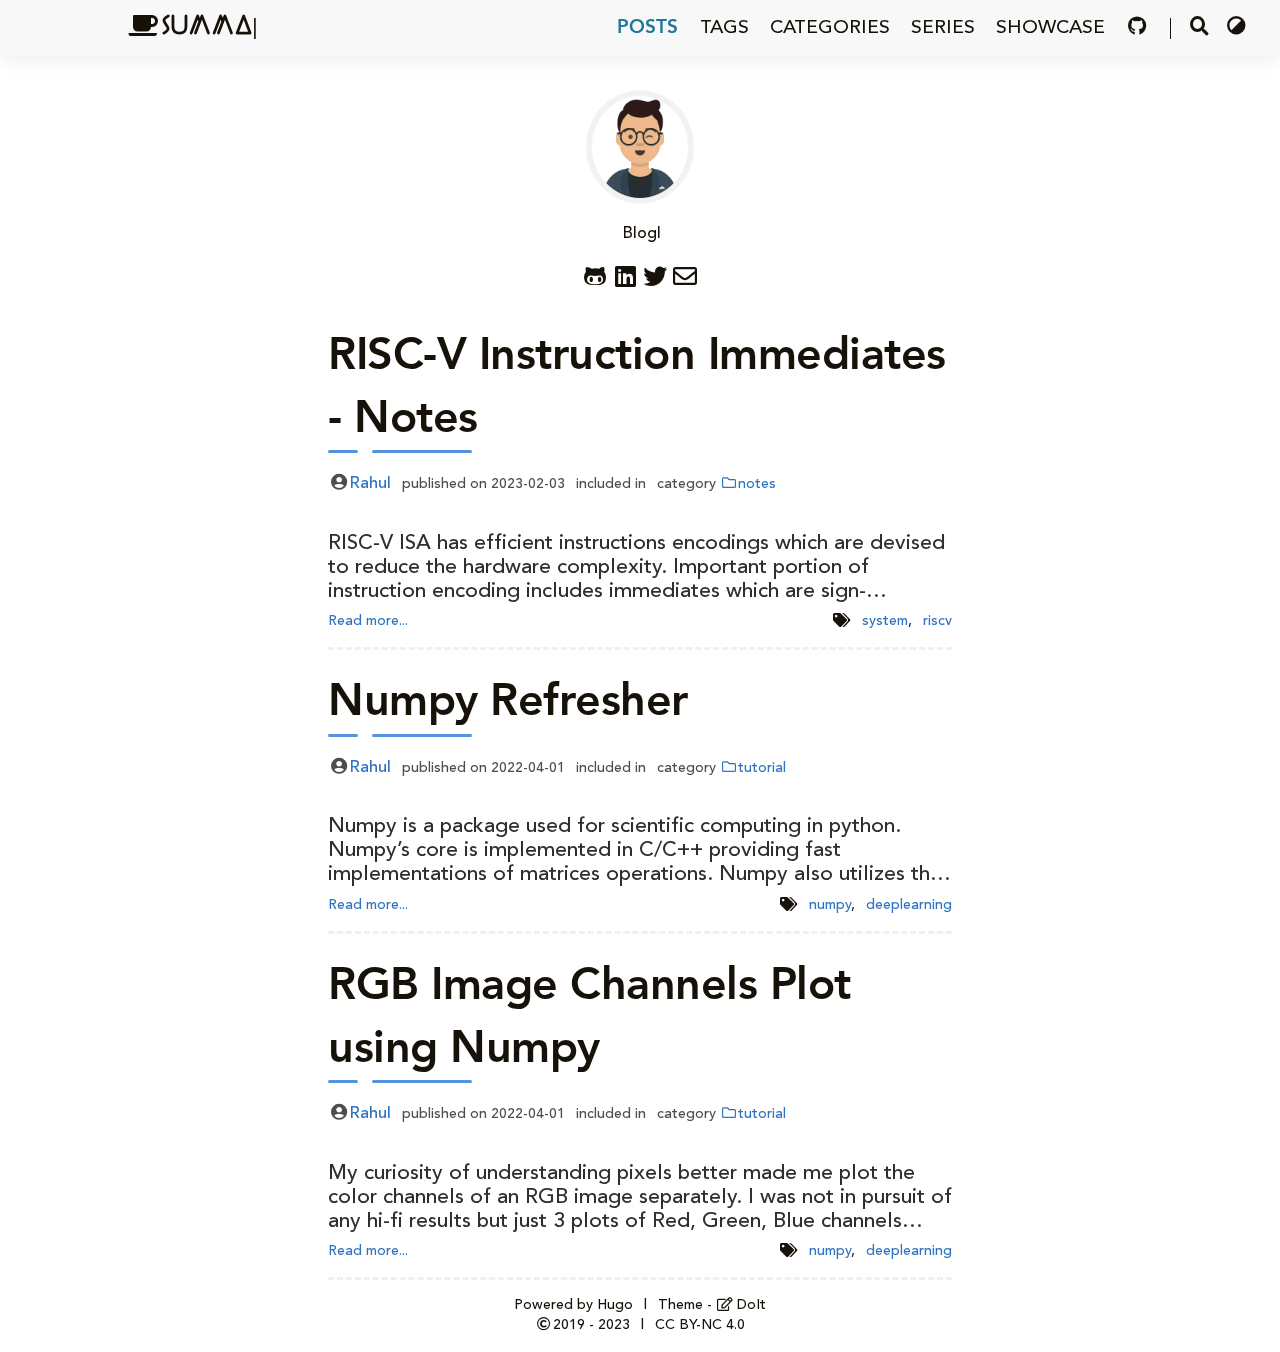
<file: index.html>
<!DOCTYPE html>
<html lang="en">

<head>
	<meta name="generator" content="Hugo 0.113.0">
    <meta charset="utf-8">
    <meta name="viewport" content="width=device-width, initial-scale=1">
    <meta name="robots" content="noodp" />
    <title class="pjax-title">Summations</title><meta name="Description" content="The official documentation for the Hugo DoIt theme"><meta property="og:title" content="Summations" />
<meta property="og:description" content="The official documentation for the Hugo DoIt theme" />
<meta property="og:type" content="website" />
<meta property="og:url" content="https://summations.github.io/" /><meta property="og:image" content="https://summations.github.io/images/avatar.webp"/><meta property="og:site_name" content="Hugo DoIt Theme Documentation" />
<meta name="twitter:card" content="summary_large_image"/>
<meta name="twitter:image" content="https://summations.github.io/images/avatar.webp"/>

<meta name="twitter:title" content="Summations"/>
<meta name="twitter:description" content="The official documentation for the Hugo DoIt theme"/>
<meta name="application-name" content="Summations">
<meta name="apple-mobile-web-app-title" content="Summations">

<meta name="theme-color" content="#f8f8f8"><meta name="msapplication-TileColor" content="#da532c"><link rel="shortcut icon" type="image/x-icon" href="/favicon.ico" />
        <link rel="icon" type="image/png" sizes="32x32" href="/favicon-32x32.png">
        <link rel="icon" type="image/png" sizes="16x16" href="/favicon-16x16.png"><link rel="apple-touch-icon" sizes="180x180" href="/apple-touch-icon.png"><link rel="mask-icon" href="/safari-pinned-tab.svg" color="#5bbad5"><link rel="canonical" href="https://summations.github.io/" /><link rel="alternate" href="/index.xml" type="application/rss+xml" title="Summations">
    <link rel="feed" href="/index.xml" type="application/rss+xml" title="Summations"><link rel="stylesheet" href="/lib/normalize/normalize.min.css"><link rel="stylesheet" href="/css/style.min.css"><link rel="preload" as="style" onload="this.onload=null;this.rel='stylesheet'" href="/lib/fontawesome-free/all.min.css">
        <noscript><link rel="stylesheet" href="/lib/fontawesome-free/all.min.css"></noscript><link rel="preload" as="style" onload="this.onload=null;this.rel='stylesheet'" href="/lib/animate/animate.min.css">
        <noscript><link rel="stylesheet" href="/lib/animate/animate.min.css"></noscript><meta name="google-site-verification" content="MQ8DNu27ayX6B_4ObiEDK09vGr1fdy7kOAnbd09hJk4" /><script type="application/ld+json">
    {
        "@context": "http://schema.org",
        "@type": "WebSite",
        "url": "https:\/\/summations.github.io\/","inLanguage": "en","author": {
                "@type": "Person",
                "name": "Rahul Pathak"
            },"description": "The official documentation for the Hugo DoIt theme","image": "https:\/\/summations.github.io\/images\/Apple-Devices-Preview.png","thumbnailUrl": "https:\/\/summations.github.io\/images\/screenshot.png","license": "This work is licensed under a Creative Commons Attribution-NonCommercial 4.0 International License.","name": "Summations"
    }
    </script></head>

<body header-desktop="fixed" header-mobile="auto"><script type="text/javascript">
        function setTheme(theme) {document.body.setAttribute('theme', theme); document.documentElement.style.setProperty('color-scheme', theme === 'light' ? 'light' : 'dark');}
        function saveTheme(theme) {window.localStorage && localStorage.setItem('theme', theme);}
        function getMeta(metaName) {const metas = document.getElementsByTagName('meta'); for (let i = 0; i < metas.length; i++) if (metas[i].getAttribute('name') === metaName) return metas[i]; return '';}
        if (window.localStorage && localStorage.getItem('theme')) {let theme = localStorage.getItem('theme');theme === 'light' || theme === 'dark' || theme === 'black' ? setTheme(theme) : (window.matchMedia && window.matchMedia('(prefers-color-scheme: dark)').matches ? setTheme('dark') : setTheme('light')); } else { if ('light' === 'light' || 'light' === 'dark' || 'light' === 'black') setTheme('light'), saveTheme('light'); else saveTheme('auto'), window.matchMedia && window.matchMedia('(prefers-color-scheme: dark)').matches ? setTheme('dark') : setTheme('light');}
        let metaColors = {'light': '#f8f8f8','dark': '#252627','black': '#000000'}
        getMeta('theme-color').content = metaColors[document.body.getAttribute('theme')];
    </script>
    <div id="back-to-top"></div>
    <div id="mask"></div><div class="wrapper"><header class="desktop" id="header-desktop">
    <div class="header-wrapper">
        <div class="header-title">
            <a href="/" title="Summations"><span class="header-title-pre"><i class='fa fa-coffee'></i></span><span id="desktop-header-typeit" class="typeit"></span></a>
        </div>
        <div class="menu">
            <div class="menu-inner"><a class="menu-item active" href="/"> Posts </a><a class="menu-item" href="/tags/"> Tags </a><a class="menu-item" href="/categories/"> Categories </a><a class="menu-item" href="/series/"> Series </a><a class="menu-item" href="/showcase/"> Showcase </a><a class="menu-item" href="https://github.com/pathakraul" title="GitHub" rel="noopener noreffer" target="_blank"><i class='fab fa-github fa-fw'></i>  </a><span class="menu-item delimiter"></span><span class="menu-item search" id="search-desktop">
                        <input type="text" placeholder="Search titles or contents..." id="search-input-desktop">
                        <a href="#" onclick="return false;" class="search-button search-toggle" id="search-toggle-desktop" title="Search">
                            <i class="fas fa-search fa-fw"></i>
                        </a>
                        <a href="#" onclick="return false;" class="search-button search-clear" id="search-clear-desktop" title="Clear">
                            <i class="fas fa-times-circle fa-fw"></i>
                        </a>
                        <span class="search-button search-loading" id="search-loading-desktop">
                            <i class="fas fa-spinner fa-fw fa-spin"></i>
                        </span>
                    </span><a href="#" onclick="return false;" class="menu-item theme-select" title="Switch Theme">
                    <i class="fas fa-adjust fa-fw"></i>
                    <select class="color-theme-select" id="theme-select-desktop" title="Switch Theme">
                        <option value="light">Light</option>
                        <option value="dark">Dark</option>
                        <option value="black">Black</option>
                        <option value="auto">Auto</option>
                    </select>
                </a></div>
        </div>
    </div>
</header><header class="mobile" id="header-mobile">
    <div class="header-container">
        <div class="header-wrapper">
            <div class="header-title">
                <a href="/" title="Summations"><span class="header-title-pre"><i class='fa fa-coffee'></i></span><span id="mobile-header-typeit" class="typeit"></span></a>
            </div>
            <div class="menu-toggle" id="menu-toggle-mobile">
                <span></span><span></span><span></span>
            </div>
        </div>
        <div class="menu" id="menu-mobile"><div class="search-wrapper">
                    <div class="search mobile" id="search-mobile">
                        <input type="text" placeholder="Search titles or contents..." id="search-input-mobile">
                        <a href="#" onclick="return false;" class="search-button search-toggle" id="search-toggle-mobile" title="Search">
                            <i class="fas fa-search fa-fw"></i>
                        </a>
                        <a href="#" onclick="return false;" class="search-button search-clear" id="search-clear-mobile" title="Clear">
                            <i class="fas fa-times-circle fa-fw"></i>
                        </a>
                        <span class="search-button search-loading" id="search-loading-mobile">
                            <i class="fas fa-spinner fa-fw fa-spin"></i>
                        </span>
                    </div>
                    <a href="#" onclick="return false;" class="search-cancel" id="search-cancel-mobile">
                        Cancel
                    </a>
                </div><a class="menu-item" href="/" title="">Posts</a><a class="menu-item" href="/tags/" title="">Tags</a><a class="menu-item" href="/categories/" title="">Categories</a><a class="menu-item" href="/series/" title="">Series</a><a class="menu-item" href="/showcase/" title="">Showcase</a><a class="menu-item" href="https://github.com/pathakraul" title="GitHub" rel="noopener noreffer" target="_blank"><i class='fab fa-github fa-fw'></i></a><a href="#" onclick="return false;" class="menu-item theme-select" title="Switch Theme">
                <i class="fas fa-adjust fa-fw"></i>
                <select class="color-theme-select" id="theme-select-mobile" title="Switch Theme">
                    <option value="light">Light</option>
                    <option value="dark">Dark</option>
                    <option value="black">Black</option>
                    <option value="auto">Auto</option>
                </select>
            </a></div>
    </div>
</header>
<div class="search-dropdown desktop">
    <div id="search-dropdown-desktop"></div>
</div>
<div class="search-dropdown mobile">
    <div id="search-dropdown-mobile"></div>
</div>
<main class="main">
            <div class="container"><div class="page home" posts><div class="home-profile"><div class="home-avatar"><a href="/" title="Posts"><img
        class="lazyload"
        data-src="/images/avatar.webp"
        data-srcset="/images/avatar.webp, /images/avatar.webp 1.5x, /images/avatar.webp 2x"
        data-sizes="auto"
        alt="/images/avatar.webp"
        title="/images/avatar.webp" height="6rem" width="6rem"></a></div><h2 class="home-subtitle"><div id="id-1" class="typeit"></div></h2><div class="links"><a href="https://github.com/pathakraul" title="GitHub" target="_blank" rel="noopener noreffer me"><i class="fab fa-github-alt fa-fw"></i></a><a href="https://linkedin.com/in/rahul-pathak" title="LinkedIn" target="_blank" rel="noopener noreffer me"><i class="fab fa-linkedin fa-fw"></i></a><a href="https://twitter.com/pathakraul" title="Twitter" target="_blank" rel="noopener noreffer me"><i class="fab fa-twitter fa-fw"></i></a><a href="mailto:pathakraul@gmail.com" title="Email" rel=" me"><i class="far fa-envelope fa-fw"></i></a></div></div>
<article class="single summary" itemscope itemtype="http://schema.org/Article"><h1 class="single-title" itemprop="name headline">
        <a href="/riscv-immediates/">RISC-V Instruction Immediates - Notes</a>
    </h1>
	<div class="heading-decoration">    
        <span class="first"></span>    
        <span class="second"></span>    
    </div><div class="post-meta">
        <span class="post-author"><span class='author'><i class="author fas fa-user-circle fa-fw"></i><span class='screen-reader-text'>  </span><a href='https://summations.github.io/authors/rahul'>Rahul</a></span>
        </span>&nbsp;<span class="post-publish">published on <time datetime="2023-02-03">2023-02-03</time></span>&nbsp;<span class="post-category">included in </span>&nbsp;<span class="post-category">category <a href="/categories/notes/"><i class="far fa-folder fa-fw"></i>notes</a></span></div><div class="content">RISC-V ISA has efficient instructions encodings which are devised to reduce the hardware complexity. Important portion of instruction encoding includes immediates which are sign-extended and packed towards the leftmost available bits in the instruction. To make immediate encoding efficient the sign-bit for all immediates in all applicable formats is always 31st bit in the 32-bit instruction.
Assembler encodes the numbers in instructions as per the ISA when code is assembled. When code is executed those encodings are converted into 32-bit immediate values by the CPU which are then used to generate the addresses/offsets/numbers according to the executed instruction.</div><div class="post-footer">
        <a href="/riscv-immediates/">Read more...</a><div class="post-tags">
                <i class="fas fa-tags fa-fw"></i>&nbsp;<a href="/tags/system/">system</a>,&nbsp;<a href="/tags/riscv/">riscv</a></div></div>
</article>
<article class="single summary" itemscope itemtype="http://schema.org/Article"><h1 class="single-title" itemprop="name headline">
        <a href="/numpy/">Numpy Refresher</a>
    </h1>
	<div class="heading-decoration">    
        <span class="first"></span>    
        <span class="second"></span>    
    </div><div class="post-meta">
        <span class="post-author"><span class='author'><i class="author fas fa-user-circle fa-fw"></i><span class='screen-reader-text'>  </span><a href='https://summations.github.io/authors/rahul'>Rahul</a></span>
        </span>&nbsp;<span class="post-publish">published on <time datetime="2022-04-01">2022-04-01</time></span>&nbsp;<span class="post-category">included in </span>&nbsp;<span class="post-category">category <a href="/categories/tutorial/"><i class="far fa-folder fa-fw"></i>tutorial</a></span></div><div class="content">Numpy is a package used for scientific computing in python. Numpy&rsquo;s core is implemented in C/C++ providing fast implementations of matrices operations. Numpy also utilizes the processors SIMD and other instructions to make implementation faster
1 What is NumpyNumpy is a package used for scientific computing in python. Numpy&rsquo;s core is implemented in C/C++ providing fast implementations of matrices operations. Numpy also utilizes the processors SIMD and other instructions to make implementation faster.</div><div class="post-footer">
        <a href="/numpy/">Read more...</a><div class="post-tags">
                <i class="fas fa-tags fa-fw"></i>&nbsp;<a href="/tags/numpy/">numpy</a>,&nbsp;<a href="/tags/deeplearning/">deeplearning</a></div></div>
</article>
<article class="single summary" itemscope itemtype="http://schema.org/Article"><h1 class="single-title" itemprop="name headline">
        <a href="/channel/">RGB Image Channels Plot using Numpy</a>
    </h1>
	<div class="heading-decoration">    
        <span class="first"></span>    
        <span class="second"></span>    
    </div><div class="post-meta">
        <span class="post-author"><span class='author'><i class="author fas fa-user-circle fa-fw"></i><span class='screen-reader-text'>  </span><a href='https://summations.github.io/authors/rahul'>Rahul</a></span>
        </span>&nbsp;<span class="post-publish">published on <time datetime="2022-04-01">2022-04-01</time></span>&nbsp;<span class="post-category">included in </span>&nbsp;<span class="post-category">category <a href="/categories/tutorial/"><i class="far fa-folder fa-fw"></i>tutorial</a></span></div><div class="content">My curiosity of understanding pixels better made me plot the color channels of an RGB image separately. I was not in pursuit of any hi-fi results but just 3 plots of Red, Green, Blue channels separately. To accomplish this all I needed was slicing and chopping of Numpy arrays. In starting, I was only looking for a simple way to achieve this - but found 3 ways, each little different in terms of numpy function used.</div><div class="post-footer">
        <a href="/channel/">Read more...</a><div class="post-tags">
                <i class="fas fa-tags fa-fw"></i>&nbsp;<a href="/tags/numpy/">numpy</a>,&nbsp;<a href="/tags/deeplearning/">deeplearning</a></div></div>
</article>
</div></div>
        </main><footer class="footer">
        <div class="footer-container"><div class="footer-line">
                    Powered by <a href="https://gohugo.io/" target="_blank" rel="noopener noreffer" title="Hugo 0.113.0">Hugo</a>&nbsp;|&nbsp;Theme - <a href="https://github.com/HEIGE-PCloud/DoIt" target="_blank" rel="noopener noreffer" title="DoIt 0.2.13"><i class="far fa-edit fa-fw"></i> DoIt</a>
                </div><div class="footer-line"><i class="far fa-copyright fa-fw"></i><span itemprop="copyrightYear">2019 - 2023</span>&nbsp;|&nbsp;<span class="license"><a rel="license external nofollow noopener noreffer" href="https://creativecommons.org/licenses/by-nc/4.0/" target="_blank">CC BY-NC 4.0</a></span></div>
            <div class="footer-line"></div>
            <div class="footer-line">
            </div>
        </div></footer></div>

    <div id="fixed-buttons"><a href="#back-to-top" id="back-to-top-button" class="fixed-button" title="Back to Top">
            <i class="fas fa-arrow-up fa-fw"></i>
        </a><a href="#" id="view-comments" class="fixed-button" title="View Comments">
            <i class="fas fa-comment fa-fw"></i>
        </a>
    </div><div class="assets"><script type="text/javascript" src="/lib/autocomplete/autocomplete.min.js"></script><script type="text/javascript" src="/lib/algoliasearch/algoliasearch-lite.umd.min.js"></script><script type="text/javascript" src="/lib/lazysizes/lazysizes.min.js"></script><script type="text/javascript" src="/lib/tablesort/tablesort.min.js"></script><script type="text/javascript" src="/lib/topbar/topbar.min.js"></script><script type="text/javascript" src="/lib/pjax/pjax.min.js"></script><script type="text/javascript" src="/js/theme.min.js" defer></script>
<script async src="https://www.googletagmanager.com/gtag/js?id=G-CQHCBBKTDX"></script>
<script>
  window.dataLayer = window.dataLayer || [];
  function gtag(){dataLayer.push(arguments);}
  gtag('js', new Date());

  gtag('config', 'G-CQHCBBKTDX');
</script>
</div>

<div class="pjax-assets"><script type="text/javascript">window.config={"code":{"copyTitle":"Copy to clipboard","maxShownLines":10},"data":{"desktop-header-typeit":"SUMMATIONS","id-1":"Blogs over Coffee","mobile-header-typeit":"SUMMATIONS"},"search":{"algoliaAppID":"5YGRNRQK1G","algoliaIndex":"en_index","algoliaSearchKey":"0ff6874805de24b84aa1d5ebccad56cd","highlightTag":"em","maxResultLength":10,"noResultsFound":"No results found","snippetLength":300,"type":"algolia"},"sharerjs":true,"table":{"sort":true},"typeit":{"cursorChar":"|","cursorSpeed":1000,"data":{"desktop-header-typeit":["desktop-header-typeit"],"id-1":["id-1"],"mobile-header-typeit":["mobile-header-typeit"]},"duration":-1,"speed":100}};</script><script type="text/javascript" src="/lib/clipboard/clipboard.min.js"></script><script type="text/javascript" src="/lib/sharer/sharer.min.js"></script><script type="text/javascript" src="/lib/typeit/typeit.min.js"></script></div>
</body>

</html>
</file>
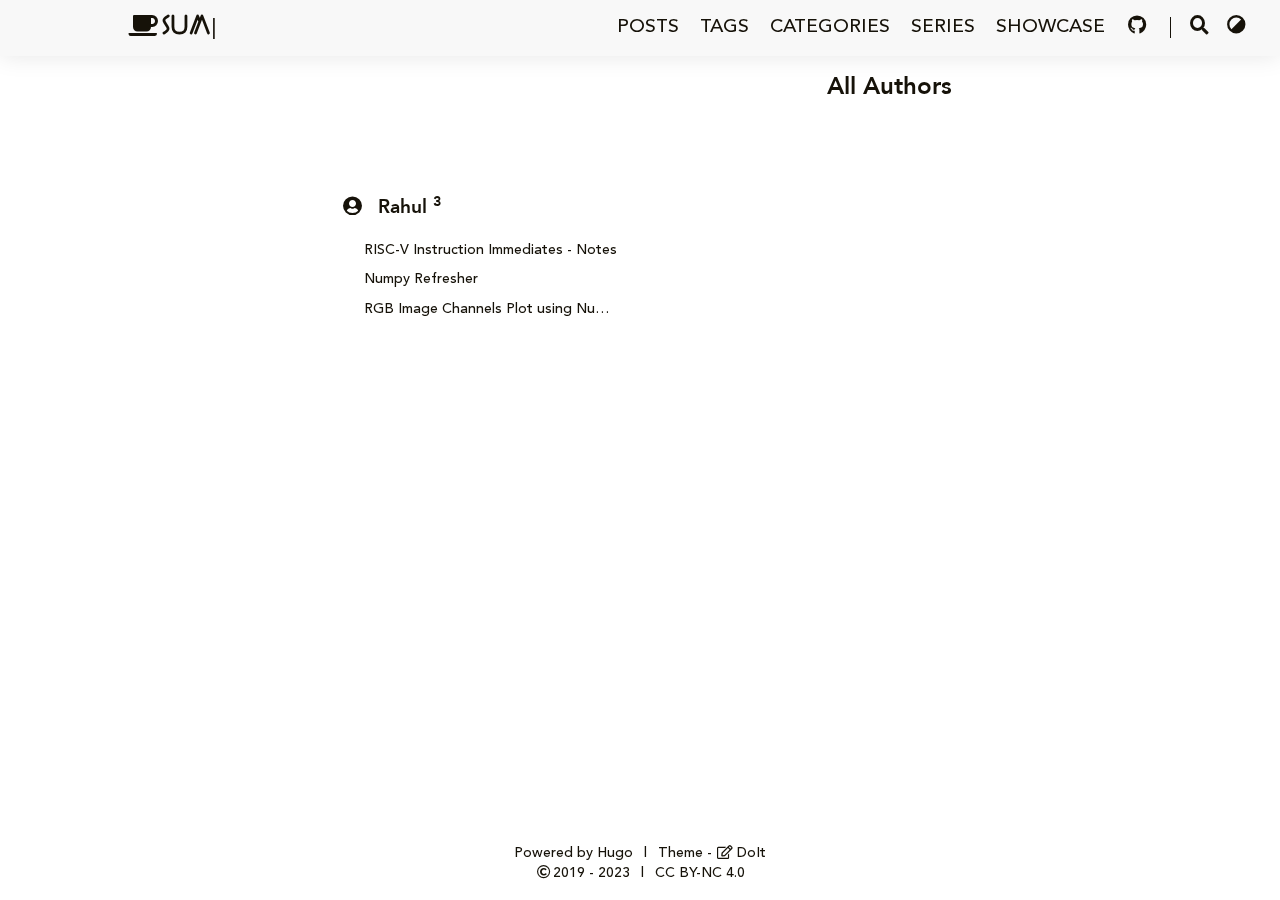
<file: authors/index.html>
<!DOCTYPE html>
<html lang="en">

<head>
    <meta charset="utf-8">
    <meta name="viewport" content="width=device-width, initial-scale=1">
    <meta name="robots" content="noodp" />
    <title class="pjax-title">All Authors - Summations</title><meta name="Description" content="The official documentation for the Hugo DoIt theme"><meta property="og:title" content="Authors" />
<meta property="og:description" content="The official documentation for the Hugo DoIt theme" />
<meta property="og:type" content="website" />
<meta property="og:url" content="https://summations.github.io/authors/" /><meta property="og:image" content="https://summations.github.io/images/avatar.webp"/><meta property="og:site_name" content="Hugo DoIt Theme Documentation" />
<meta name="twitter:card" content="summary_large_image"/>
<meta name="twitter:image" content="https://summations.github.io/images/avatar.webp"/>

<meta name="twitter:title" content="Authors"/>
<meta name="twitter:description" content="The official documentation for the Hugo DoIt theme"/>
<meta name="application-name" content="Summations">
<meta name="apple-mobile-web-app-title" content="Summations">

<meta name="theme-color" content="#f8f8f8"><meta name="msapplication-TileColor" content="#da532c"><link rel="shortcut icon" type="image/x-icon" href="/favicon.ico" />
        <link rel="icon" type="image/png" sizes="32x32" href="/favicon-32x32.png">
        <link rel="icon" type="image/png" sizes="16x16" href="/favicon-16x16.png"><link rel="apple-touch-icon" sizes="180x180" href="/apple-touch-icon.png"><link rel="mask-icon" href="/safari-pinned-tab.svg" color="#5bbad5"><link rel="canonical" href="https://summations.github.io/authors/" /><link rel="alternate" href="/authors/index.xml" type="application/rss+xml" title="Summations">
    <link rel="feed" href="/authors/index.xml" type="application/rss+xml" title="Summations"><link rel="stylesheet" href="/lib/normalize/normalize.min.css"><link rel="stylesheet" href="/css/style.min.css"><link rel="preload" as="style" onload="this.onload=null;this.rel='stylesheet'" href="/lib/fontawesome-free/all.min.css">
        <noscript><link rel="stylesheet" href="/lib/fontawesome-free/all.min.css"></noscript><link rel="preload" as="style" onload="this.onload=null;this.rel='stylesheet'" href="/lib/animate/animate.min.css">
        <noscript><link rel="stylesheet" href="/lib/animate/animate.min.css"></noscript><meta name="google-site-verification" content="MQ8DNu27ayX6B_4ObiEDK09vGr1fdy7kOAnbd09hJk4" /></head>

<body header-desktop="fixed" header-mobile="auto"><script type="text/javascript">
        function setTheme(theme) {document.body.setAttribute('theme', theme); document.documentElement.style.setProperty('color-scheme', theme === 'light' ? 'light' : 'dark');}
        function saveTheme(theme) {window.localStorage && localStorage.setItem('theme', theme);}
        function getMeta(metaName) {const metas = document.getElementsByTagName('meta'); for (let i = 0; i < metas.length; i++) if (metas[i].getAttribute('name') === metaName) return metas[i]; return '';}
        if (window.localStorage && localStorage.getItem('theme')) {let theme = localStorage.getItem('theme');theme === 'light' || theme === 'dark' || theme === 'black' ? setTheme(theme) : (window.matchMedia && window.matchMedia('(prefers-color-scheme: dark)').matches ? setTheme('dark') : setTheme('light')); } else { if ('light' === 'light' || 'light' === 'dark' || 'light' === 'black') setTheme('light'), saveTheme('light'); else saveTheme('auto'), window.matchMedia && window.matchMedia('(prefers-color-scheme: dark)').matches ? setTheme('dark') : setTheme('light');}
        let metaColors = {'light': '#f8f8f8','dark': '#252627','black': '#000000'}
        getMeta('theme-color').content = metaColors[document.body.getAttribute('theme')];
    </script>
    <div id="back-to-top"></div>
    <div id="mask"></div><div class="wrapper"><header class="desktop" id="header-desktop">
    <div class="header-wrapper">
        <div class="header-title">
            <a href="/" title="Summations"><span class="header-title-pre"><i class='fa fa-coffee'></i></span><span id="desktop-header-typeit" class="typeit"></span></a>
        </div>
        <div class="menu">
            <div class="menu-inner"><a class="menu-item" href="/"> Posts </a><a class="menu-item" href="/tags/"> Tags </a><a class="menu-item" href="/categories/"> Categories </a><a class="menu-item" href="/series/"> Series </a><a class="menu-item" href="/showcase/"> Showcase </a><a class="menu-item" href="https://github.com/pathakraul" title="GitHub" rel="noopener noreffer" target="_blank"><i class='fab fa-github fa-fw'></i>  </a><span class="menu-item delimiter"></span><span class="menu-item search" id="search-desktop">
                        <input type="text" placeholder="Search titles or contents..." id="search-input-desktop">
                        <a href="#" onclick="return false;" class="search-button search-toggle" id="search-toggle-desktop" title="Search">
                            <i class="fas fa-search fa-fw"></i>
                        </a>
                        <a href="#" onclick="return false;" class="search-button search-clear" id="search-clear-desktop" title="Clear">
                            <i class="fas fa-times-circle fa-fw"></i>
                        </a>
                        <span class="search-button search-loading" id="search-loading-desktop">
                            <i class="fas fa-spinner fa-fw fa-spin"></i>
                        </span>
                    </span><a href="#" onclick="return false;" class="menu-item theme-select" title="Switch Theme">
                    <i class="fas fa-adjust fa-fw"></i>
                    <select class="color-theme-select" id="theme-select-desktop" title="Switch Theme">
                        <option value="light">Light</option>
                        <option value="dark">Dark</option>
                        <option value="black">Black</option>
                        <option value="auto">Auto</option>
                    </select>
                </a></div>
        </div>
    </div>
</header><header class="mobile" id="header-mobile">
    <div class="header-container">
        <div class="header-wrapper">
            <div class="header-title">
                <a href="/" title="Summations"><span class="header-title-pre"><i class='fa fa-coffee'></i></span><span id="mobile-header-typeit" class="typeit"></span></a>
            </div>
            <div class="menu-toggle" id="menu-toggle-mobile">
                <span></span><span></span><span></span>
            </div>
        </div>
        <div class="menu" id="menu-mobile"><div class="search-wrapper">
                    <div class="search mobile" id="search-mobile">
                        <input type="text" placeholder="Search titles or contents..." id="search-input-mobile">
                        <a href="#" onclick="return false;" class="search-button search-toggle" id="search-toggle-mobile" title="Search">
                            <i class="fas fa-search fa-fw"></i>
                        </a>
                        <a href="#" onclick="return false;" class="search-button search-clear" id="search-clear-mobile" title="Clear">
                            <i class="fas fa-times-circle fa-fw"></i>
                        </a>
                        <span class="search-button search-loading" id="search-loading-mobile">
                            <i class="fas fa-spinner fa-fw fa-spin"></i>
                        </span>
                    </div>
                    <a href="#" onclick="return false;" class="search-cancel" id="search-cancel-mobile">
                        Cancel
                    </a>
                </div><a class="menu-item" href="/" title="">Posts</a><a class="menu-item" href="/tags/" title="">Tags</a><a class="menu-item" href="/categories/" title="">Categories</a><a class="menu-item" href="/series/" title="">Series</a><a class="menu-item" href="/showcase/" title="">Showcase</a><a class="menu-item" href="https://github.com/pathakraul" title="GitHub" rel="noopener noreffer" target="_blank"><i class='fab fa-github fa-fw'></i></a><a href="#" onclick="return false;" class="menu-item theme-select" title="Switch Theme">
                <i class="fas fa-adjust fa-fw"></i>
                <select class="color-theme-select" id="theme-select-mobile" title="Switch Theme">
                    <option value="light">Light</option>
                    <option value="dark">Dark</option>
                    <option value="black">Black</option>
                    <option value="auto">Auto</option>
                </select>
            </a></div>
    </div>
</header>
<div class="search-dropdown desktop">
    <div id="search-dropdown-desktop"></div>
</div>
<div class="search-dropdown mobile">
    <div id="search-dropdown-mobile"></div>
</div>
<main class="main">
            <div class="container"><div class="page archive"><h2 class="single-title animate__animated animate__pulse animate__faster">All Authors</h2><div class="author-card"><div class="card-item">
                        <div class="card-item-wrapper">
                            <h3 class="card-item-title">
                                <a href="/authors/rahul/">
                                    <i class="fas fa-user-circle fa-fw"></i>&nbsp;Rahul <sup>3</sup>
                                </a>
                            </h3><article class="archive-item">
                                    <a href="/riscv-immediates/" class="archive-item-link">RISC-V Instruction Immediates - Notes</a>
                                </article><article class="archive-item">
                                    <a href="/numpy/" class="archive-item-link">Numpy Refresher</a>
                                </article><article class="archive-item">
                                    <a href="/channel/" class="archive-item-link">RGB Image Channels Plot using Numpy</a>
                                </article></div>
                    </div></div></div></div>
        </main><footer class="footer">
        <div class="footer-container"><div class="footer-line">
                    Powered by <a href="https://gohugo.io/" target="_blank" rel="noopener noreffer" title="Hugo 0.113.0">Hugo</a>&nbsp;|&nbsp;Theme - <a href="https://github.com/HEIGE-PCloud/DoIt" target="_blank" rel="noopener noreffer" title="DoIt 0.2.13"><i class="far fa-edit fa-fw"></i> DoIt</a>
                </div><div class="footer-line"><i class="far fa-copyright fa-fw"></i><span itemprop="copyrightYear">2019 - 2023</span>&nbsp;|&nbsp;<span class="license"><a rel="license external nofollow noopener noreffer" href="https://creativecommons.org/licenses/by-nc/4.0/" target="_blank">CC BY-NC 4.0</a></span></div>
            <div class="footer-line"></div>
            <div class="footer-line">
            </div>
        </div></footer></div>

    <div id="fixed-buttons"><a href="#back-to-top" id="back-to-top-button" class="fixed-button" title="Back to Top">
            <i class="fas fa-arrow-up fa-fw"></i>
        </a><a href="#" id="view-comments" class="fixed-button" title="View Comments">
            <i class="fas fa-comment fa-fw"></i>
        </a>
    </div><div class="assets"><script type="text/javascript" src="/lib/autocomplete/autocomplete.min.js"></script><script type="text/javascript" src="/lib/algoliasearch/algoliasearch-lite.umd.min.js"></script><script type="text/javascript" src="/lib/lazysizes/lazysizes.min.js"></script><script type="text/javascript" src="/lib/tablesort/tablesort.min.js"></script><script type="text/javascript" src="/lib/topbar/topbar.min.js"></script><script type="text/javascript" src="/lib/pjax/pjax.min.js"></script><script type="text/javascript" src="/js/theme.min.js" defer></script>
<script async src="https://www.googletagmanager.com/gtag/js?id=G-CQHCBBKTDX"></script>
<script>
  window.dataLayer = window.dataLayer || [];
  function gtag(){dataLayer.push(arguments);}
  gtag('js', new Date());

  gtag('config', 'G-CQHCBBKTDX');
</script>
</div>

<div class="pjax-assets"><script type="text/javascript">window.config={"code":{"copyTitle":"Copy to clipboard","maxShownLines":10},"data":{"desktop-header-typeit":"SUMMATIONS","mobile-header-typeit":"SUMMATIONS"},"search":{"algoliaAppID":"5YGRNRQK1G","algoliaIndex":"en_index","algoliaSearchKey":"0ff6874805de24b84aa1d5ebccad56cd","highlightTag":"em","maxResultLength":10,"noResultsFound":"No results found","snippetLength":300,"type":"algolia"},"sharerjs":true,"table":{"sort":true},"typeit":{"cursorChar":"|","cursorSpeed":1000,"data":{"desktop-header-typeit":["desktop-header-typeit"],"mobile-header-typeit":["mobile-header-typeit"]},"duration":-1,"speed":100}};</script><script type="text/javascript" src="/lib/clipboard/clipboard.min.js"></script><script type="text/javascript" src="/lib/sharer/sharer.min.js"></script><script type="text/javascript" src="/lib/typeit/typeit.min.js"></script></div>
</body>

</html>
</file>
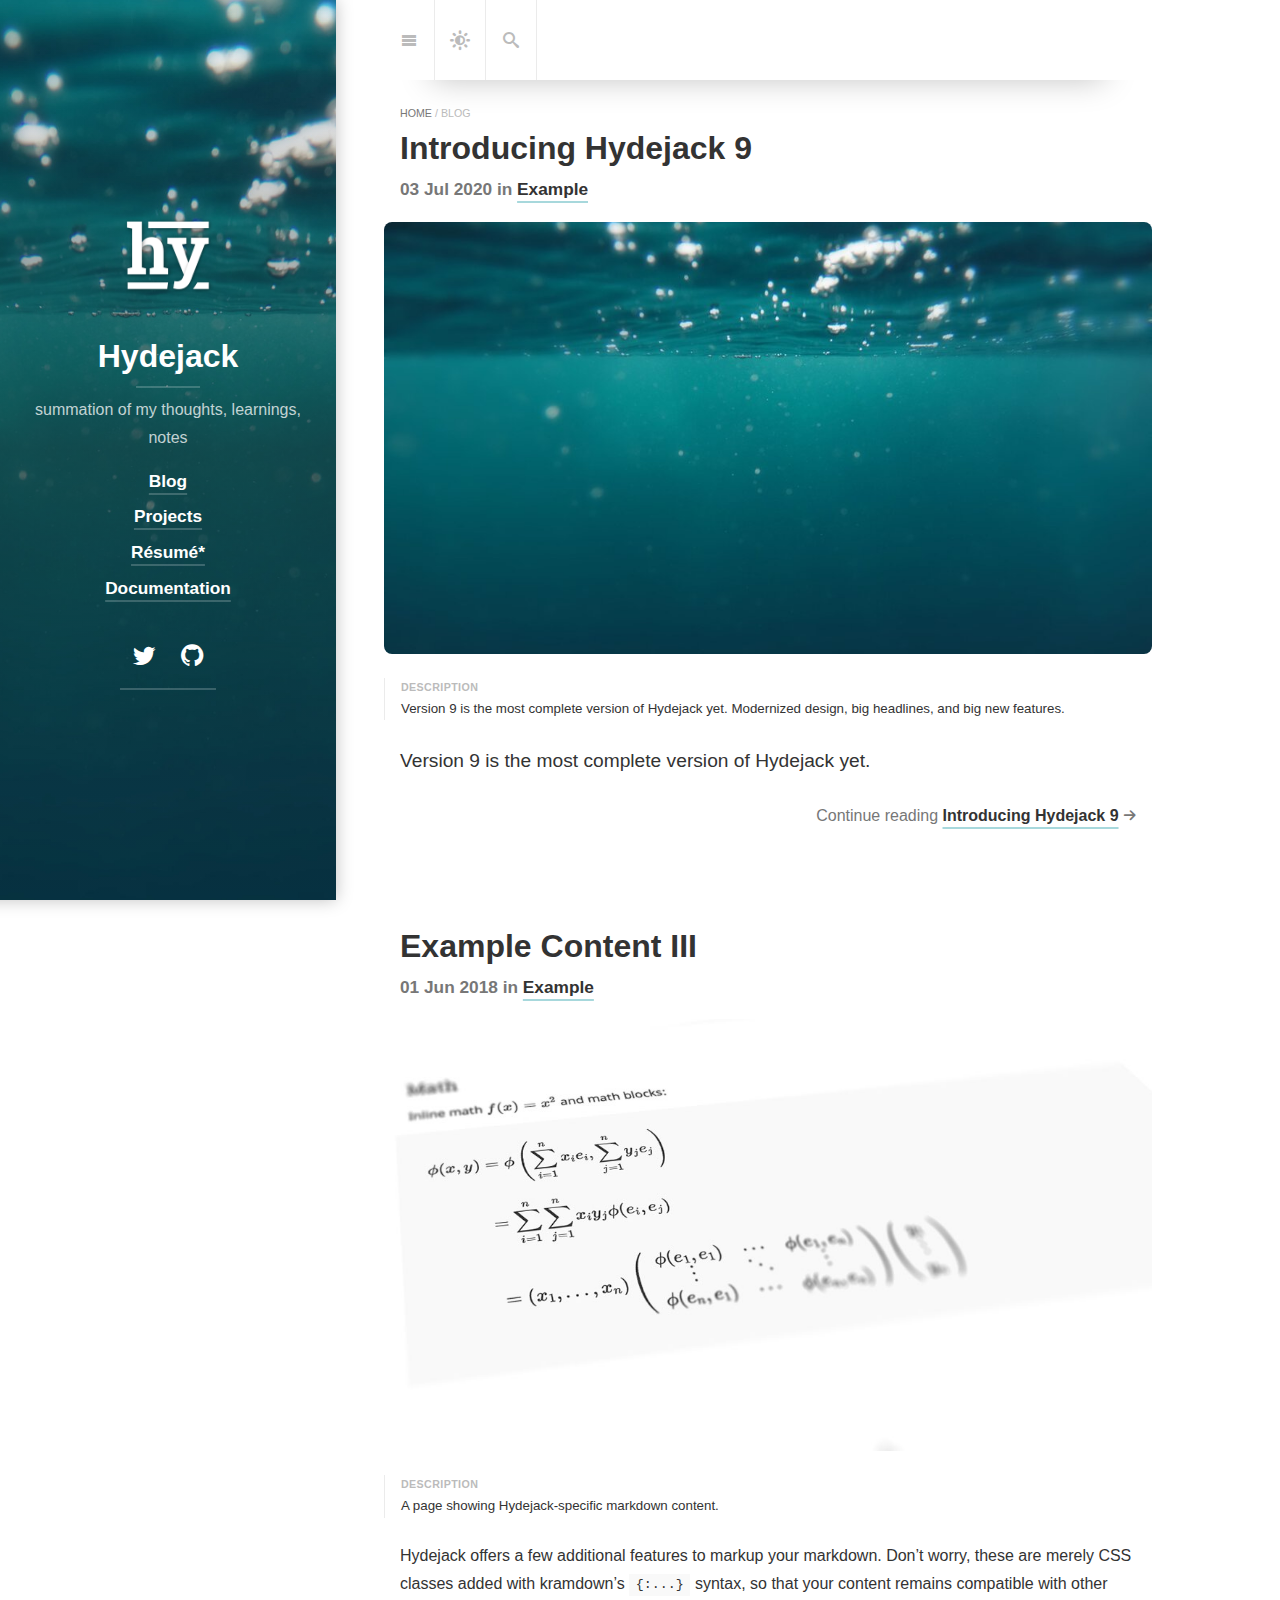
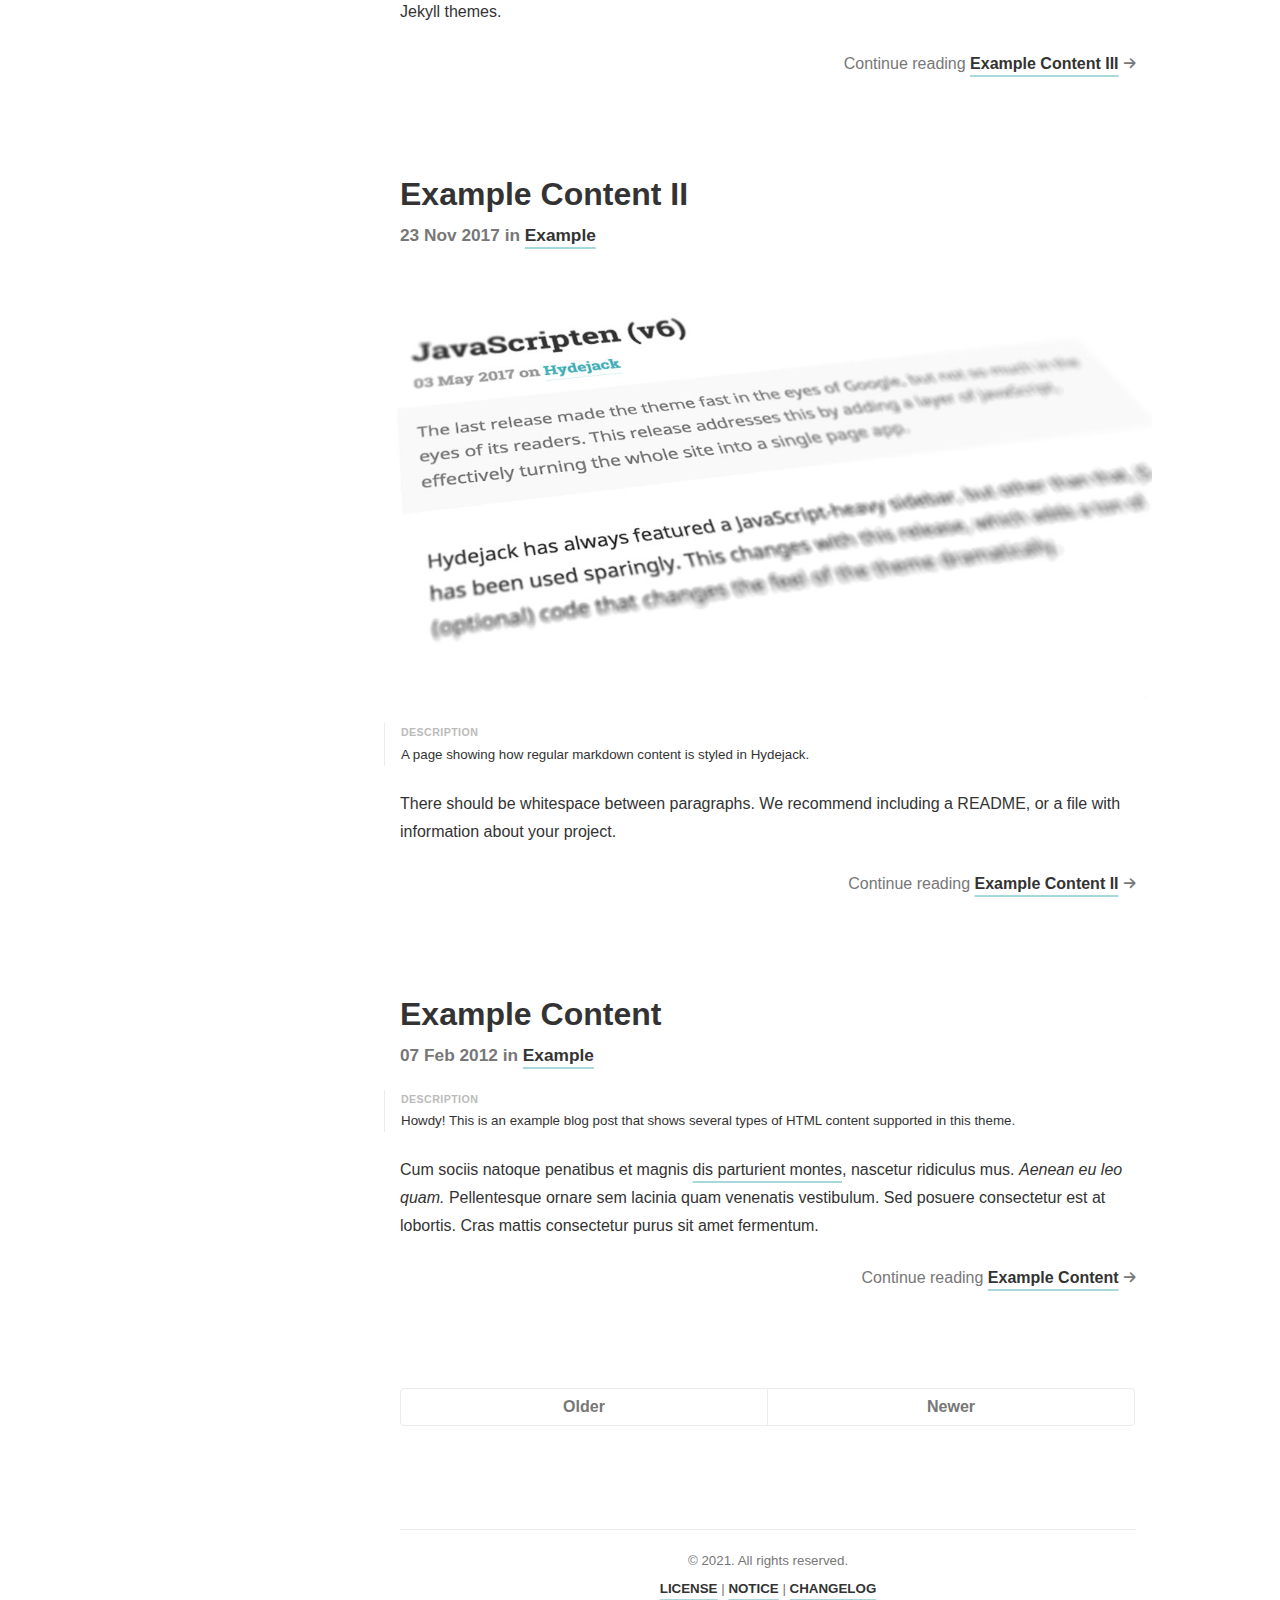
<file: blog/index.html>
<!DOCTYPE html>
<html lang="en">







<head>
  






  
    
<!-- Begin Jekyll SEO tag v2.7.1 -->
<title>Blog | Hydejack</title>
<meta name="generator" content="Jekyll v3.9.0" />
<meta property="og:title" content="Blog" />
<meta name="author" content="<firstname> <lastname>" />
<meta property="og:locale" content="en" />
<meta name="description" content="The official Hydejack blog. Version updates, example content and how-to guides on how to blog with Jekyll." />
<meta property="og:description" content="The official Hydejack blog. Version updates, example content and how-to guides on how to blog with Jekyll." />
<link rel="canonical" href="http://localhost:4000/blog/" />
<meta property="og:url" content="http://localhost:4000/blog/" />
<meta property="og:site_name" content="Hydejack" />
<meta name="twitter:card" content="summary" />
<meta property="twitter:title" content="Blog" />
<script type="application/ld+json">
{"@type":"WebPage","publisher":{"@type":"Organization","logo":{"@type":"ImageObject","url":"http://localhost:4000/assets/img/logo.png"},"name":"<firstname> <lastname>"},"url":"http://localhost:4000/blog/","headline":"Blog","dateModified":"2018-08-03T00:00:00+05:30","author":{"@type":"Person","name":"<firstname> <lastname>"},"description":"The official Hydejack blog. Version updates, example content and how-to guides on how to blog with Jekyll.","@context":"https://schema.org"}</script>
<!-- End Jekyll SEO tag -->


  

  

<meta charset="utf-8">
<meta name="viewport" content="width=device-width, initial-scale=1, maximum-scale=1, user-scalable=no">
<meta http-equiv="x-ua-compatible" content="ie=edge">

<meta name="mobile-web-app-capable" content="yes">

<meta name="apple-mobile-web-app-capable" content="yes">
<meta name="apple-mobile-web-app-title" content="Hydejack">
<meta name="apple-mobile-web-app-status-bar-style" content="default">

<meta name="application-name" content="Hydejack">


  <meta name="theme-color" content="rgb(8,46,57)">


<meta name="generator" content="Hydejack v9.1.2" />


<link rel="alternate" href="http://localhost:4000/blog/example/2012-02-07-example-content/" hreflang="en">

<link type="application/atom+xml" rel="alternate" href="http://localhost:4000/feed.xml" title="Hydejack" />


<link rel="shortcut icon"    href="/assets/icons/favicon.ico">
<link rel="apple-touch-icon" href="/assets/icons/icon-192x192.png">

<link rel="manifest" href="/assets/site.webmanifest">


  <link rel="dns-prefetch" href="https://fonts.googleapis.com">
  <link rel="dns-prefetch" href="https://fonts.gstatic.com">




<link rel="preload" href="/assets/img/swipe.svg" as="image" id="_hrefSwipeSVG">

<link rel="dns-prefetch" href="/assets/js/search-worker-9.1.2.js" as="worker" id="_hrefSearch">





<script>!function(r,c){"use strict";function a(e,t,n,o){e.addEventListener?e.addEventListener(t,n,o):e.attachEvent?e.attachEvent("on"+t,n):e["on"+t]=n}r.loadJS=function(e,t){var n=c.createElement("script");n.src=e,t&&a(n,"load",t,{once:!0});t=c.scripts[0];return t.parentNode.insertBefore(n,t),n},r._loaded=!1,r.loadJSDeferred=function(e,t){var n=c.createElement("script");function o(){r._loaded=!0,t&&a(n,"load",t,{once:!0});var e=c.scripts[0];e.parentNode.insertBefore(n,e)}return n.src=e,r._loaded?o():a(r,"load",o,{once:!0}),n},r.setRel=r.setRelStylesheet=function(e){a(c.getElementById(e),"load",function(){this.rel="stylesheet"},{once:!0})}}(window,document);
!function(a){"use strict";var b=function(b,c,d){function e(a){return h.body?a():void setTimeout(function(){e(a)})}function f(){i.addEventListener&&i.removeEventListener("load",f),i.media=d||"all"}var g,h=a.document,i=h.createElement("link");if(c)g=c;else{var j=(h.body||h.getElementsByTagName("head")[0]).childNodes;g=j[j.length-1]}var k=h.styleSheets;i.rel="stylesheet",i.href=b,i.media="only x",e(function(){g.parentNode.insertBefore(i,c?g:g.nextSibling)});var l=function(a){for(var b=i.href,c=k.length;c--;)if(k[c].href===b)return a();setTimeout(function(){l(a)})};return i.addEventListener&&i.addEventListener("load",f),i.onloadcssdefined=l,l(f),i};"undefined"!=typeof exports?exports.loadCSS=b:a.loadCSS=b}("undefined"!=typeof global?global:this);
!function(a){if(a.loadCSS){var b=loadCSS.relpreload={};if(b.support=function(){try{return a.document.createElement("link").relList.supports("preload")}catch(b){return!1}},b.poly=function(){for(var b=a.document.getElementsByTagName("link"),c=0;c<b.length;c++){var d=b[c];"preload"===d.rel&&"style"===d.getAttribute("as")&&(a.loadCSS(d.href,d,d.getAttribute("media")),d.rel=null)}},!b.support()){b.poly();var c=a.setInterval(b.poly,300);a.addEventListener&&a.addEventListener("load",function(){b.poly(),a.clearInterval(c)}),a.attachEvent&&a.attachEvent("onload",function(){a.clearInterval(c)})}}}(this);
!function(w) {
  w._baseURL = '/';
  w._publicPath = '/assets/js/';
  w._noPushState = false;
  w._noDrawer = false;
  w._noNavbar = false;
  w._noToc = false;
  w._noSearch = false;
  w._advertise = false;
  w._search = {
    DATA_URL: '/assets/sitedata.json?no-cache',
    STORAGE_KEY: 'mini-search/',
    INDEX_KEY: 'index--2021-03-03T23:18:40+05:30',
  };
  w._clapButton = true;
}(window);</script>


<script async src="/assets/bower_components/MathJax/es5/tex-mml-chtml.js" id="_MathJax"></script>


<!--[if gt IE 8]><!---->

  




<link rel="stylesheet" href="/assets/css/hydejack-9.1.2.css" id="_stylePreload">
<link rel="stylesheet" href="/assets/icomoon/style.css" id="_iconsPreload">
<link rel="stylesheet" href="https://fonts.googleapis.com/css?family=Balsamiq%20Sans:400,400i,700,700i%7CVarela%20Round&display=swap" id="_fontsPreload">



  <style id="_pageStyle">

html{--accent-color: rgb(79,177,186);--accent-color-faded: rgba(79,177,186,0.5);--accent-color-highlight: rgba(79,177,186,0.1);--accent-color-darkened: #409ba3;--theme-color: rgb(8,46,57);--dark-mode-body-bg: #282f31;--dark-mode-border-color: #343d3f}

</style>


<!--<![endif]-->





</head>

<body class="no-break-layout">
  
<script>
  window._sunrise = 6;
  window._sunset =  18;
  !function(e,s){var d="light-mode",o="dark-mode",a=(new Date).getHours();"matchMedia"in e&&e.matchMedia("(prefers-color-scheme)")||(o=(e=a<=e._sunrise||a>=e._sunset?o:d)==o?d:o,s.body.classList.add(e),s.body.classList.remove(o))}(window,document);

</script>



<hy-push-state
  id="_pushState"
  replace-selector="#_main"
  link-selector="a[href]:not([href^='/assets/']):not(.external):not(.no-push-state)"
  script-selector="script"
  duration="500"
  hashchange
>
  
  
  <div id="_navbar" class="navbar fixed-top">
  <div class="content">
    <span class="sr-only">Jump to:</span>
    <div class="nav-btn-bar">
      <a id="_menu" class="nav-btn no-hover" href="#_drawer--opened">
        <span class="sr-only">Navigation</span>
        <span class="icon-menu"></span>
      </a>
      <div class="nav-span"></div>
    </div>
  </div>
</div>
<hr class="sr-only" hidden />

  <main
  id="_main"
  class="content layout-blog"
  role="main"
>
  <nav id="breadcrumbs" class="screen-only"><ul>
  
  
    <li><a href="/">home</a></li>
    
      <li>
      
        <span>/</span>
        <span>blog</span>
      
      </li>
    
  
</ul></nav>
  


  

  





<article id="post-blog-example-introducing-hydejack-9" class="page post mb6" role="article">
  <header>
    <h1 class="post-title flip-project-title">
      <a href="/blog/example/2020-07-03-introducing-hydejack-9/" class="flip-title">
        Introducing Hydejack 9
      </a>
    </h1>

    <div class="post-date">
      
      <span class="ellipsis mr1">
        <time datetime="2020-07-03T00:00:00+05:30">03 Jul 2020</time> in <a href="/blog/example/" class="flip-title">Example</a> 
      </span>
      
        
      
    </div>

    
    
      <a href="/blog/example/2020-07-03-introducing-hydejack-9/" class="no-hover no-print-link flip-project" tabindex="-1">
        <div class="img-wrapper lead aspect-ratio sixteen-nine flip-project-img">
          


<img
  
    src="/assets/img/blog/jeremy-bishop@0,5x.jpg"
    
    
  
  alt="Introducing Hydejack 9"
  
  
  width="864"
  height="486"
  loading="lazy"
/>

        </div>
      </a>
      
    

    



  
    <p class="note-sm" >
      Version 9 is the most complete version of Hydejack yet. Modernized design, big headlines, and big new features.

    </p>
  


  </header>

  
    <p class="lead">Version 9 is the most complete version of Hydejack yet.</p>



    
    
    <footer>
      <p class="read-more">
        Continue reading <a class="heading flip-title" href="/blog/example/2020-07-03-introducing-hydejack-9/">Introducing Hydejack 9</a>

      </p>
    </footer>
  
</article>


  





<article id="post-blog-example-example-content-iii" class="page post mb6" role="article">
  <header>
    <h1 class="post-title flip-project-title">
      <a href="/blog/example/2018-06-01-example-content-iii/" class="flip-title">
        Example Content III
      </a>
    </h1>

    <div class="post-date">
      
      <span class="ellipsis mr1">
        <time datetime="2018-06-01T00:00:00+05:30">01 Jun 2018</time> in <a href="/blog/example/" class="flip-title">Example</a> 
      </span>
      
        
      
    </div>

    
    
      <a href="/blog/example/2018-06-01-example-content-iii/" class="no-hover no-print-link flip-project" tabindex="-1">
        <div class="img-wrapper lead aspect-ratio sixteen-nine flip-project-img">
          


<img
  
    src="/assets/img/blog/example-content-iii.jpg"
    srcset="/assets/img/blog/example-content-iii.jpg 1060w,/assets/img/blog/example-content-iii@0,5x.jpg 530w,/assets/img/blog/example-content-iii@0,25x.jpg 265w"
    
  
  alt="Example Content III"
  
  
  width="864"
  height="486"
  loading="lazy"
/>

        </div>
      </a>
      
    

    



  
    <p class="note-sm" >
      A page showing Hydejack-specific markdown content.

    </p>
  


  </header>

  
    <p>Hydejack offers a few additional features to markup your markdown.
Don’t worry, these are merely CSS classes added with kramdown’s <code class="language-plaintext highlighter-rouge">{:...}</code> syntax,
so that your content remains compatible with other Jekyll themes.</p>



    
    
    <footer>
      <p class="read-more">
        Continue reading <a class="heading flip-title" href="/blog/example/2018-06-01-example-content-iii/">Example Content III</a>

      </p>
    </footer>
  
</article>


  





<article id="post-blog-example-example-content-ii" class="page post mb6" role="article">
  <header>
    <h1 class="post-title flip-project-title">
      <a href="/blog/example/2017-11-23-example-content-ii/" class="flip-title">
        Example Content II
      </a>
    </h1>

    <div class="post-date">
      
      <span class="ellipsis mr1">
        <time datetime="2017-11-23T00:00:00+05:30">23 Nov 2017</time> in <a href="/blog/example/" class="flip-title">Example</a> 
      </span>
      
        
      
    </div>

    
    
      <a href="/blog/example/2017-11-23-example-content-ii/" class="no-hover no-print-link flip-project" tabindex="-1">
        <div class="img-wrapper lead aspect-ratio sixteen-nine flip-project-img">
          


<img
  
    src="/assets/img/blog/example-content-ii.jpg"
  
  alt="Example Content II"
  
  
  width="864"
  height="486"
  loading="lazy"
/>

        </div>
      </a>
      
    

    



  
    <p class="note-sm" >
      A page showing how regular markdown content is styled in Hydejack.

    </p>
  


  </header>

  
    <p>There should be whitespace between paragraphs. We recommend including a README, or a file with information about your project.</p>



    
    
    <footer>
      <p class="read-more">
        Continue reading <a class="heading flip-title" href="/blog/example/2017-11-23-example-content-ii/">Example Content II</a>

      </p>
    </footer>
  
</article>


  





<article id="post-blog-example-example-content" class="page post mb6" role="article">
  <header>
    <h1 class="post-title flip-project-title">
      <a href="/blog/example/2012-02-07-example-content/" class="flip-title">
        Example Content
      </a>
    </h1>

    <div class="post-date">
      
      <span class="ellipsis mr1">
        <time datetime="2012-02-07T00:00:00+05:30">07 Feb 2012</time> in <a href="/blog/example/" class="flip-title">Example</a> 
      </span>
      
    </div>

    
    

    



  
    <p class="note-sm" >
      Howdy! This is an example blog post that shows several types of HTML content supported in this theme.

    </p>
  


  </header>

  
    <p>Cum sociis natoque penatibus et magnis <a href="#">dis parturient montes</a>, nascetur ridiculus mus. <em>Aenean eu leo quam.</em> Pellentesque ornare sem lacinia quam venenatis vestibulum. Sed posuere consectetur est at lobortis. Cras mattis consectetur purus sit amet fermentum.</p>



    
    
    <footer>
      <p class="read-more">
        Continue reading <a class="heading flip-title" href="/blog/example/2012-02-07-example-content/">Example Content</a>

      </p>
    </footer>
  
</article>




  <h2 class="sr-only">Pagination</h2>
<nav class="pagination heading clearfix" role="navigation">
  <ul>
    <li class="pagination-item older" >
      
      
      
  <span class=" ">Older</span>


    </li>
    <li class="pagination-item newer" >
      
      
      
  <span class=" ">Newer</span>


    </li>
  </ul>
</nav>



  
<footer class="content" role="contentinfo">
  <hr/>
  
    <p><small class="copyright">© 2021. All rights reserved.
</small></p>
  
  
    <nav class="legal"><small>
    
      
      <a class="heading flip-title" href="/LICENSE/">LICENSE</a>
      |
    
      
      <a class="heading flip-title" href="/NOTICE/">NOTICE</a>
      |
    
      
      <a class="heading flip-title" href="/CHANGELOG/">CHANGELOG</a>
      
    
    </small></nav>
  
  
  <hr class="sr-only"/>
</footer>


</main>

  <hy-drawer
  id="_drawer"
  class=""
  side="left"
  threshold="10"
  noscroll
  
>
  <header id="_sidebar" class="sidebar" role="banner">
    




<div class="sidebar-bg sidebar-overlay" style="background-color:rgb(8,46,57);background-image:url(/assets/img/sidebar-bg.jpg)"></div>

    <div class="sidebar-sticky">
  <div class="sidebar-about">
    
      <a class="no-hover" href="/" tabindex="-1">
        <img src="/assets/img/logo.png" class="avatar" alt="Hydejack" width="120" height="120" loading="lazy" />
      </a>
    
    <a class="sidebar-title" href="/"><h2 class="h1">Hydejack</h2></a>
    
    
      <p class="">
        summation of my thoughts, learnings, notes

      </p>
    
  </div>

  <nav class="sidebar-nav heading" role="navigation">
    <span class="sr-only">Navigation:</span>
<ul>
  
    
      
      <li>
        <a
          id="_drawer--opened"
          href="/blog/"
          class="sidebar-nav-item "
          
        >
          Blog
        </a>
      </li>
    
      
      <li>
        <a
          
          href="/projects/"
          class="sidebar-nav-item "
          
        >
          Projects
        </a>
      </li>
    
      
      <li>
        <a
          
          href="/resume/"
          class="sidebar-nav-item "
          
        >
          Résumé*
        </a>
      </li>
    
      
      <li>
        <a
          
          href="/docs/"
          class="sidebar-nav-item "
          
        >
          Documentation
        </a>
      </li>
    
  
</ul>

  </nav>

  
  <div class="sidebar-social">
    <span class="sr-only">Social:</span>
<ul>
  
    
      



  

  
  
  
  

  

  

  <li>
    <a href="https://twitter.com/<username>" title="Twitter" class="no-mark-external">
      <span class="icon-twitter"></span>
      <span class="sr-only">Twitter</span>
    </a>
  </li>


    
      



  

  
  
  
  

  

  

  <li>
    <a href="https://github.com/<username>" title="GitHub" class="no-mark-external">
      <span class="icon-github"></span>
      <span class="sr-only">GitHub</span>
    </a>
  </li>


    
  
</ul>

  </div>
</div>
  </header>
</hy-drawer>
<hr class="sr-only" hidden />

</hy-push-state>


  <!--[if gt IE 10]><!---->
  <script nomodule>!function(){var t,n=document.createElement("script");!("noModule"in n)&&"onbeforeload"in n&&(t=!1,document.addEventListener("beforeload",function(e){if(e.target===n)t=!0;else if(!e.target.hasAttribute("nomodule")||!t)return;e.preventDefault()},!0),n.type="module",n.src=".",document.head.appendChild(n),n.remove())}();
</script>
  <script src="/assets/js/hydejack-9.1.2.js" type="module"></script>
  <script src="/assets/js/LEGACY-hydejack-9.1.2.js" nomodule defer></script>
  

  

  <script type="module">
    if ('serviceWorker' in navigator) {
      /**/
      navigator.serviceWorker.getRegistration()
        .then(r => r.unregister())
        .catch(() => {});
      /**/
    }
  </script>
<!--<![endif]-->
  



<div hidden>
  
  <h2 class="sr-only">Templates (for web app):</h2>

  <clap-config>
    <clap-text at="1">Keep going!</clap-text>
    <clap-text at="2">Keep going ×2!</clap-text>
    <clap-text at="3">Give me more!</clap-text>
    <clap-text at="5">Thank you, thank you</clap-text>
    <clap-text at="7">Far too kind!</clap-text>
    <clap-text at="10">Never gonna give me up?</clap-text>
    <clap-text at="14">Never gonna let me down?</clap-text>
    <clap-text at="20">Turn around and desert me!</clap-text>
    <clap-text at="30">You're an addict!</clap-text>
    <clap-text at="40">Son of a clapper!</clap-text>
    <clap-text at="50">No way</clap-text>
    <clap-text at="60">Go back to work!</clap-text>
    <clap-text at="70">This is getting out of <em>hand</em></clap-text>
    <clap-text at="80">Unbelievable</clap-text>
    <clap-text at="90">PREPOSTEROUS</clap-text>
    <clap-text at="100">I N S A N I T Y</clap-text>
    <clap-text at="185"><span style="font-family:monospace">FEED ME A STRAY CAT</span></clap-text>
  </clap-config>

  <template id="_animation-template">
  <div class="animation-main fixed-top">
    <nav id="breadcrumbs" class="screen-only"><ul>
  
  
</ul></nav>
    <div class="content">
      <div class="page"></div>
    </div>
  </div>
</template>

  <template id="_loading-template">
  <div class="loading nav-btn fr">
    <span class="sr-only">Loading…</span>
    <span class="icon-cog"></span>
  </div>
</template>

  <template id="_error-template">
  <div class="page">
    <h1 class="page-title">Error</h1>
    
    
    <p class="lead">
      Sorry, an error occurred while loading <a class="this-link" href=""></a>.

    </p>
  </div>
</template>

  <template id="_permalink-template">
  <a href="#" class="permalink">
    <span class="sr-only">Permalink</span>
    <span class="content-hash"></span>
  </a>
</template>

  
  
    <template id="_dark-mode-template">
  <button id="_dark-mode" class="nav-btn no-hover" >
    <span class="sr-only">Dark Mode</span>
    <span class="icon-brightness-contrast"></span>
  </button>
</template>

  
  
    <template id="_search-template">
  <button id="_search" class="nav-btn no-hover">
    <label class="sr-only" for="_search-input">Search</label>
    <span class="icon-search"></span>
  </button>
  <div id="_search-box">
    <div class="nav-btn">
      <span class="icon-search"></span>
    </div>
    <input 
      id="_search-input"
      type="search"
      class="form-control form-control-lg nav-btn"
      placeholder="Build with JEKYLL_ENV=production to enable search."
    />
    <button type="reset" class="nav-btn no-hover">
      <span class="sr-only">Close</span>
      <span class="icon-cross"></span>
    </button>
  </div>
  <div id="_hits"></div>
</template>

  
</div>

</body>
</html>
</file>
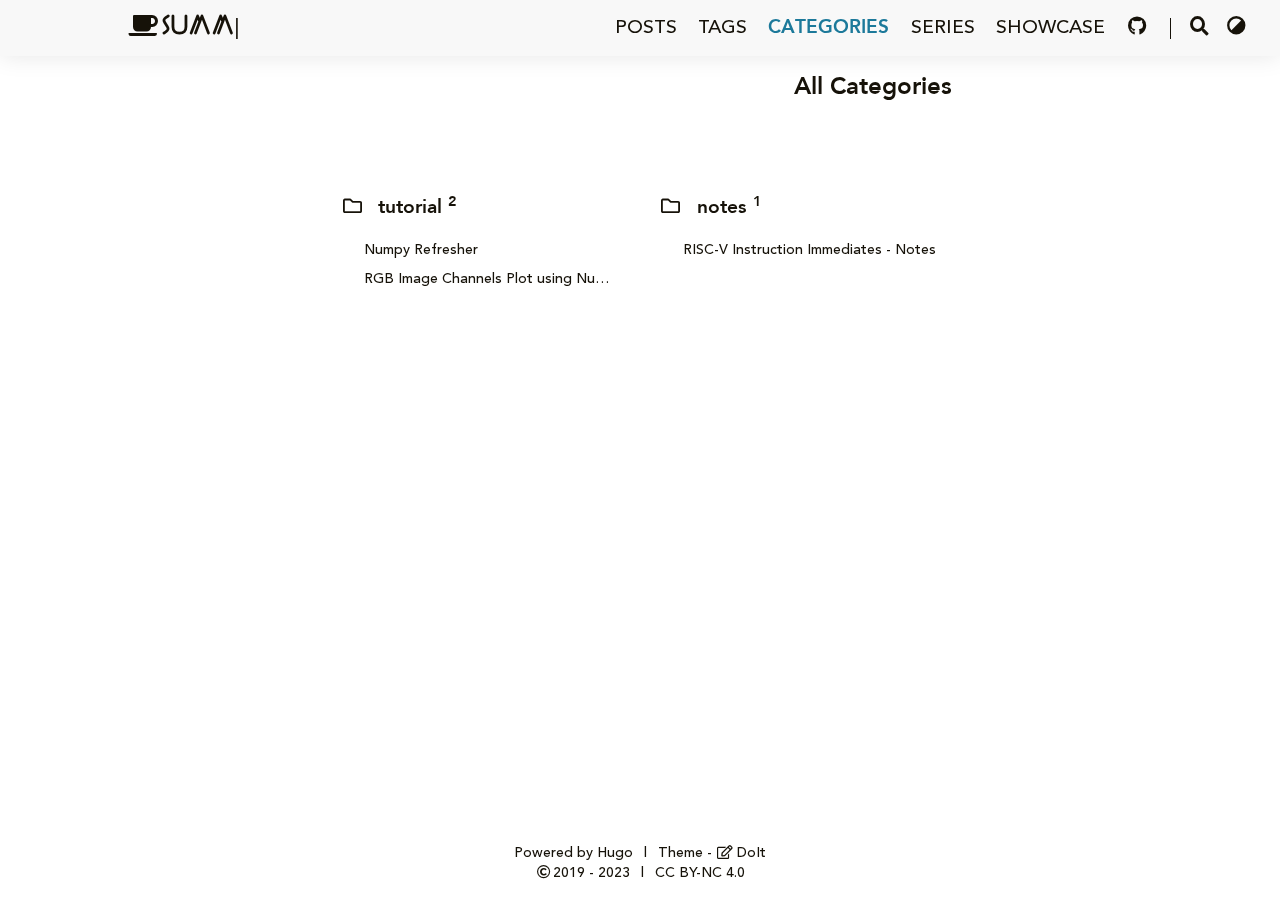
<file: categories/index.html>
<!DOCTYPE html>
<html lang="en">

<head>
    <meta charset="utf-8">
    <meta name="viewport" content="width=device-width, initial-scale=1">
    <meta name="robots" content="noodp" />
    <title class="pjax-title">All Categories - Summations</title><meta name="Description" content="The official documentation for the Hugo DoIt theme"><meta property="og:title" content="Categories" />
<meta property="og:description" content="The official documentation for the Hugo DoIt theme" />
<meta property="og:type" content="website" />
<meta property="og:url" content="https://summations.github.io/categories/" /><meta property="og:image" content="https://summations.github.io/images/avatar.webp"/><meta property="og:site_name" content="Hugo DoIt Theme Documentation" />
<meta name="twitter:card" content="summary_large_image"/>
<meta name="twitter:image" content="https://summations.github.io/images/avatar.webp"/>

<meta name="twitter:title" content="Categories"/>
<meta name="twitter:description" content="The official documentation for the Hugo DoIt theme"/>
<meta name="application-name" content="Summations">
<meta name="apple-mobile-web-app-title" content="Summations">

<meta name="theme-color" content="#f8f8f8"><meta name="msapplication-TileColor" content="#da532c"><link rel="shortcut icon" type="image/x-icon" href="/favicon.ico" />
        <link rel="icon" type="image/png" sizes="32x32" href="/favicon-32x32.png">
        <link rel="icon" type="image/png" sizes="16x16" href="/favicon-16x16.png"><link rel="apple-touch-icon" sizes="180x180" href="/apple-touch-icon.png"><link rel="mask-icon" href="/safari-pinned-tab.svg" color="#5bbad5"><link rel="canonical" href="https://summations.github.io/categories/" /><link rel="alternate" href="/categories/index.xml" type="application/rss+xml" title="Summations">
    <link rel="feed" href="/categories/index.xml" type="application/rss+xml" title="Summations"><link rel="stylesheet" href="/lib/normalize/normalize.min.css"><link rel="stylesheet" href="/css/style.min.css"><link rel="preload" as="style" onload="this.onload=null;this.rel='stylesheet'" href="/lib/fontawesome-free/all.min.css">
        <noscript><link rel="stylesheet" href="/lib/fontawesome-free/all.min.css"></noscript><link rel="preload" as="style" onload="this.onload=null;this.rel='stylesheet'" href="/lib/animate/animate.min.css">
        <noscript><link rel="stylesheet" href="/lib/animate/animate.min.css"></noscript><meta name="google-site-verification" content="MQ8DNu27ayX6B_4ObiEDK09vGr1fdy7kOAnbd09hJk4" /></head>

<body header-desktop="fixed" header-mobile="auto"><script type="text/javascript">
        function setTheme(theme) {document.body.setAttribute('theme', theme); document.documentElement.style.setProperty('color-scheme', theme === 'light' ? 'light' : 'dark');}
        function saveTheme(theme) {window.localStorage && localStorage.setItem('theme', theme);}
        function getMeta(metaName) {const metas = document.getElementsByTagName('meta'); for (let i = 0; i < metas.length; i++) if (metas[i].getAttribute('name') === metaName) return metas[i]; return '';}
        if (window.localStorage && localStorage.getItem('theme')) {let theme = localStorage.getItem('theme');theme === 'light' || theme === 'dark' || theme === 'black' ? setTheme(theme) : (window.matchMedia && window.matchMedia('(prefers-color-scheme: dark)').matches ? setTheme('dark') : setTheme('light')); } else { if ('light' === 'light' || 'light' === 'dark' || 'light' === 'black') setTheme('light'), saveTheme('light'); else saveTheme('auto'), window.matchMedia && window.matchMedia('(prefers-color-scheme: dark)').matches ? setTheme('dark') : setTheme('light');}
        let metaColors = {'light': '#f8f8f8','dark': '#252627','black': '#000000'}
        getMeta('theme-color').content = metaColors[document.body.getAttribute('theme')];
    </script>
    <div id="back-to-top"></div>
    <div id="mask"></div><div class="wrapper"><header class="desktop" id="header-desktop">
    <div class="header-wrapper">
        <div class="header-title">
            <a href="/" title="Summations"><span class="header-title-pre"><i class='fa fa-coffee'></i></span><span id="desktop-header-typeit" class="typeit"></span></a>
        </div>
        <div class="menu">
            <div class="menu-inner"><a class="menu-item" href="/"> Posts </a><a class="menu-item" href="/tags/"> Tags </a><a class="menu-item active" href="/categories/"> Categories </a><a class="menu-item" href="/series/"> Series </a><a class="menu-item" href="/showcase/"> Showcase </a><a class="menu-item" href="https://github.com/pathakraul" title="GitHub" rel="noopener noreffer" target="_blank"><i class='fab fa-github fa-fw'></i>  </a><span class="menu-item delimiter"></span><span class="menu-item search" id="search-desktop">
                        <input type="text" placeholder="Search titles or contents..." id="search-input-desktop">
                        <a href="#" onclick="return false;" class="search-button search-toggle" id="search-toggle-desktop" title="Search">
                            <i class="fas fa-search fa-fw"></i>
                        </a>
                        <a href="#" onclick="return false;" class="search-button search-clear" id="search-clear-desktop" title="Clear">
                            <i class="fas fa-times-circle fa-fw"></i>
                        </a>
                        <span class="search-button search-loading" id="search-loading-desktop">
                            <i class="fas fa-spinner fa-fw fa-spin"></i>
                        </span>
                    </span><a href="#" onclick="return false;" class="menu-item theme-select" title="Switch Theme">
                    <i class="fas fa-adjust fa-fw"></i>
                    <select class="color-theme-select" id="theme-select-desktop" title="Switch Theme">
                        <option value="light">Light</option>
                        <option value="dark">Dark</option>
                        <option value="black">Black</option>
                        <option value="auto">Auto</option>
                    </select>
                </a></div>
        </div>
    </div>
</header><header class="mobile" id="header-mobile">
    <div class="header-container">
        <div class="header-wrapper">
            <div class="header-title">
                <a href="/" title="Summations"><span class="header-title-pre"><i class='fa fa-coffee'></i></span><span id="mobile-header-typeit" class="typeit"></span></a>
            </div>
            <div class="menu-toggle" id="menu-toggle-mobile">
                <span></span><span></span><span></span>
            </div>
        </div>
        <div class="menu" id="menu-mobile"><div class="search-wrapper">
                    <div class="search mobile" id="search-mobile">
                        <input type="text" placeholder="Search titles or contents..." id="search-input-mobile">
                        <a href="#" onclick="return false;" class="search-button search-toggle" id="search-toggle-mobile" title="Search">
                            <i class="fas fa-search fa-fw"></i>
                        </a>
                        <a href="#" onclick="return false;" class="search-button search-clear" id="search-clear-mobile" title="Clear">
                            <i class="fas fa-times-circle fa-fw"></i>
                        </a>
                        <span class="search-button search-loading" id="search-loading-mobile">
                            <i class="fas fa-spinner fa-fw fa-spin"></i>
                        </span>
                    </div>
                    <a href="#" onclick="return false;" class="search-cancel" id="search-cancel-mobile">
                        Cancel
                    </a>
                </div><a class="menu-item" href="/" title="">Posts</a><a class="menu-item" href="/tags/" title="">Tags</a><a class="menu-item" href="/categories/" title="">Categories</a><a class="menu-item" href="/series/" title="">Series</a><a class="menu-item" href="/showcase/" title="">Showcase</a><a class="menu-item" href="https://github.com/pathakraul" title="GitHub" rel="noopener noreffer" target="_blank"><i class='fab fa-github fa-fw'></i></a><a href="#" onclick="return false;" class="menu-item theme-select" title="Switch Theme">
                <i class="fas fa-adjust fa-fw"></i>
                <select class="color-theme-select" id="theme-select-mobile" title="Switch Theme">
                    <option value="light">Light</option>
                    <option value="dark">Dark</option>
                    <option value="black">Black</option>
                    <option value="auto">Auto</option>
                </select>
            </a></div>
    </div>
</header>
<div class="search-dropdown desktop">
    <div id="search-dropdown-desktop"></div>
</div>
<div class="search-dropdown mobile">
    <div id="search-dropdown-mobile"></div>
</div>
<main class="main">
            <div class="container"><div class="page archive"><h2 class="single-title animate__animated animate__pulse animate__faster">All Categories</h2><div class="categories-card"><div class="card-item">
                        <div class="card-item-wrapper">
                            <h3 class="card-item-title">
                                <a href="/categories/tutorial/">
                                    <i class="far fa-folder fa-fw"></i>&nbsp;tutorial <sup>2</sup>
                                </a>
                            </h3><article class="archive-item">
                                    <a href="/numpy/" class="archive-item-link">Numpy Refresher</a>
                                </article><article class="archive-item">
                                    <a href="/channel/" class="archive-item-link">RGB Image Channels Plot using Numpy</a>
                                </article></div>
                    </div><div class="card-item">
                        <div class="card-item-wrapper">
                            <h3 class="card-item-title">
                                <a href="/categories/notes/">
                                    <i class="far fa-folder fa-fw"></i>&nbsp;notes <sup>1</sup>
                                </a>
                            </h3><article class="archive-item">
                                    <a href="/riscv-immediates/" class="archive-item-link">RISC-V Instruction Immediates - Notes</a>
                                </article></div>
                    </div></div></div></div>
        </main><footer class="footer">
        <div class="footer-container"><div class="footer-line">
                    Powered by <a href="https://gohugo.io/" target="_blank" rel="noopener noreffer" title="Hugo 0.113.0">Hugo</a>&nbsp;|&nbsp;Theme - <a href="https://github.com/HEIGE-PCloud/DoIt" target="_blank" rel="noopener noreffer" title="DoIt 0.2.13"><i class="far fa-edit fa-fw"></i> DoIt</a>
                </div><div class="footer-line"><i class="far fa-copyright fa-fw"></i><span itemprop="copyrightYear">2019 - 2023</span>&nbsp;|&nbsp;<span class="license"><a rel="license external nofollow noopener noreffer" href="https://creativecommons.org/licenses/by-nc/4.0/" target="_blank">CC BY-NC 4.0</a></span></div>
            <div class="footer-line"></div>
            <div class="footer-line">
            </div>
        </div></footer></div>

    <div id="fixed-buttons"><a href="#back-to-top" id="back-to-top-button" class="fixed-button" title="Back to Top">
            <i class="fas fa-arrow-up fa-fw"></i>
        </a><a href="#" id="view-comments" class="fixed-button" title="View Comments">
            <i class="fas fa-comment fa-fw"></i>
        </a>
    </div><div class="assets"><script type="text/javascript" src="/lib/autocomplete/autocomplete.min.js"></script><script type="text/javascript" src="/lib/algoliasearch/algoliasearch-lite.umd.min.js"></script><script type="text/javascript" src="/lib/lazysizes/lazysizes.min.js"></script><script type="text/javascript" src="/lib/tablesort/tablesort.min.js"></script><script type="text/javascript" src="/lib/topbar/topbar.min.js"></script><script type="text/javascript" src="/lib/pjax/pjax.min.js"></script><script type="text/javascript" src="/js/theme.min.js" defer></script>
<script async src="https://www.googletagmanager.com/gtag/js?id=G-CQHCBBKTDX"></script>
<script>
  window.dataLayer = window.dataLayer || [];
  function gtag(){dataLayer.push(arguments);}
  gtag('js', new Date());

  gtag('config', 'G-CQHCBBKTDX');
</script>
</div>

<div class="pjax-assets"><script type="text/javascript">window.config={"code":{"copyTitle":"Copy to clipboard","maxShownLines":10},"data":{"desktop-header-typeit":"SUMMATIONS","mobile-header-typeit":"SUMMATIONS"},"search":{"algoliaAppID":"5YGRNRQK1G","algoliaIndex":"en_index","algoliaSearchKey":"0ff6874805de24b84aa1d5ebccad56cd","highlightTag":"em","maxResultLength":10,"noResultsFound":"No results found","snippetLength":300,"type":"algolia"},"sharerjs":true,"table":{"sort":true},"typeit":{"cursorChar":"|","cursorSpeed":1000,"data":{"desktop-header-typeit":["desktop-header-typeit"],"mobile-header-typeit":["mobile-header-typeit"]},"duration":-1,"speed":100}};</script><script type="text/javascript" src="/lib/clipboard/clipboard.min.js"></script><script type="text/javascript" src="/lib/sharer/sharer.min.js"></script><script type="text/javascript" src="/lib/typeit/typeit.min.js"></script></div>
</body>

</html>
</file>
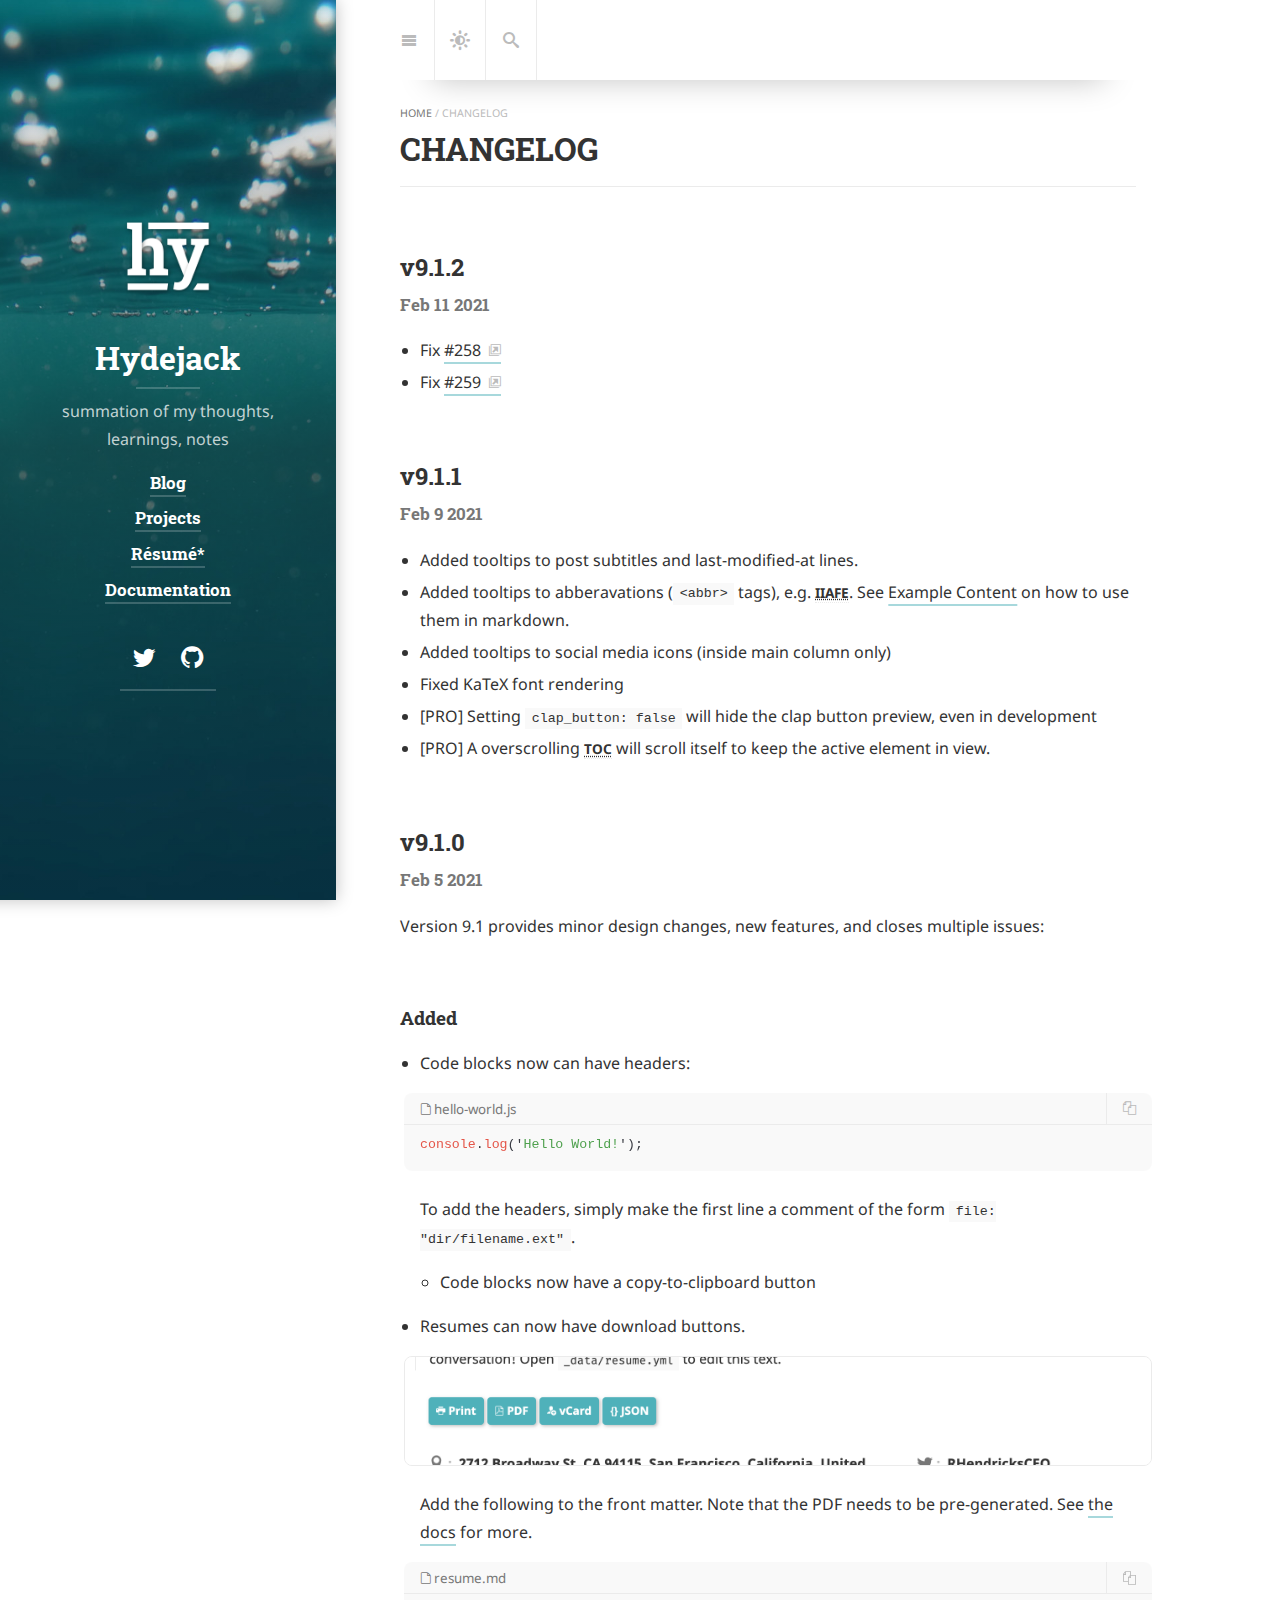
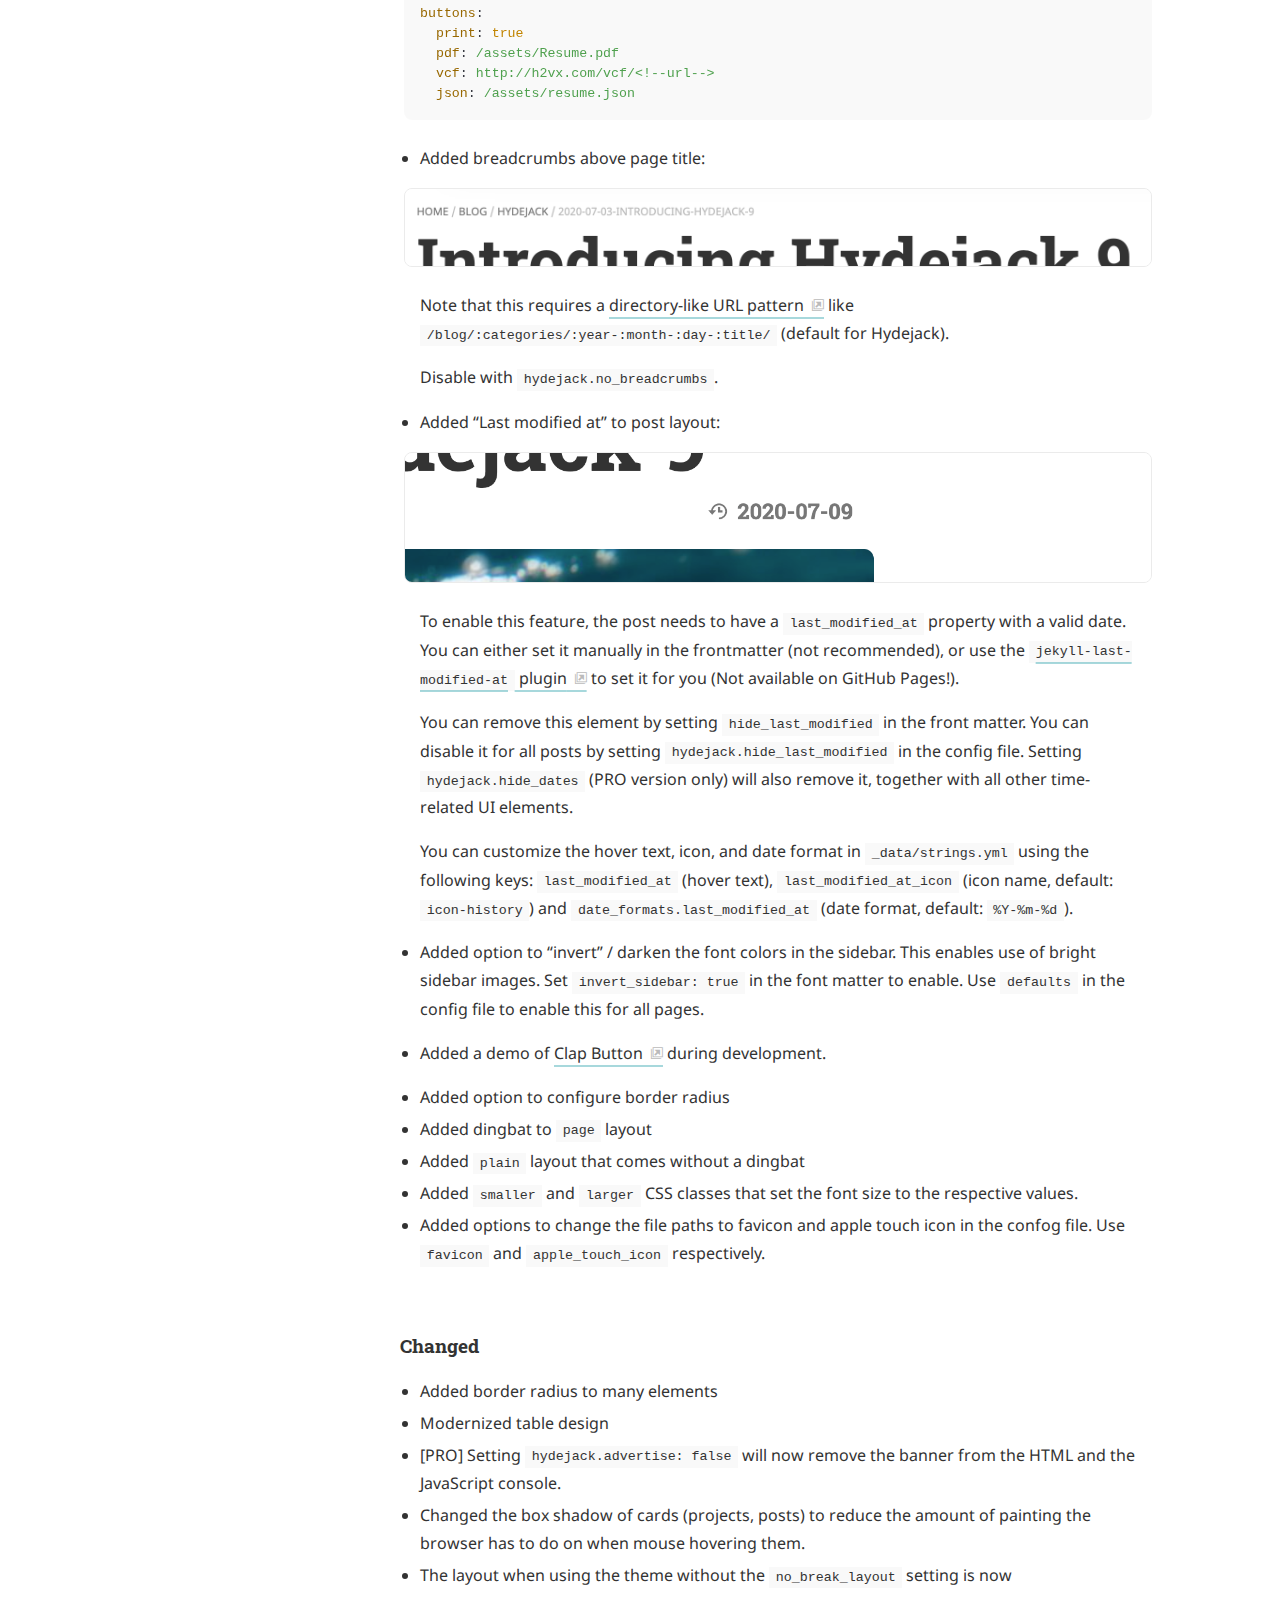
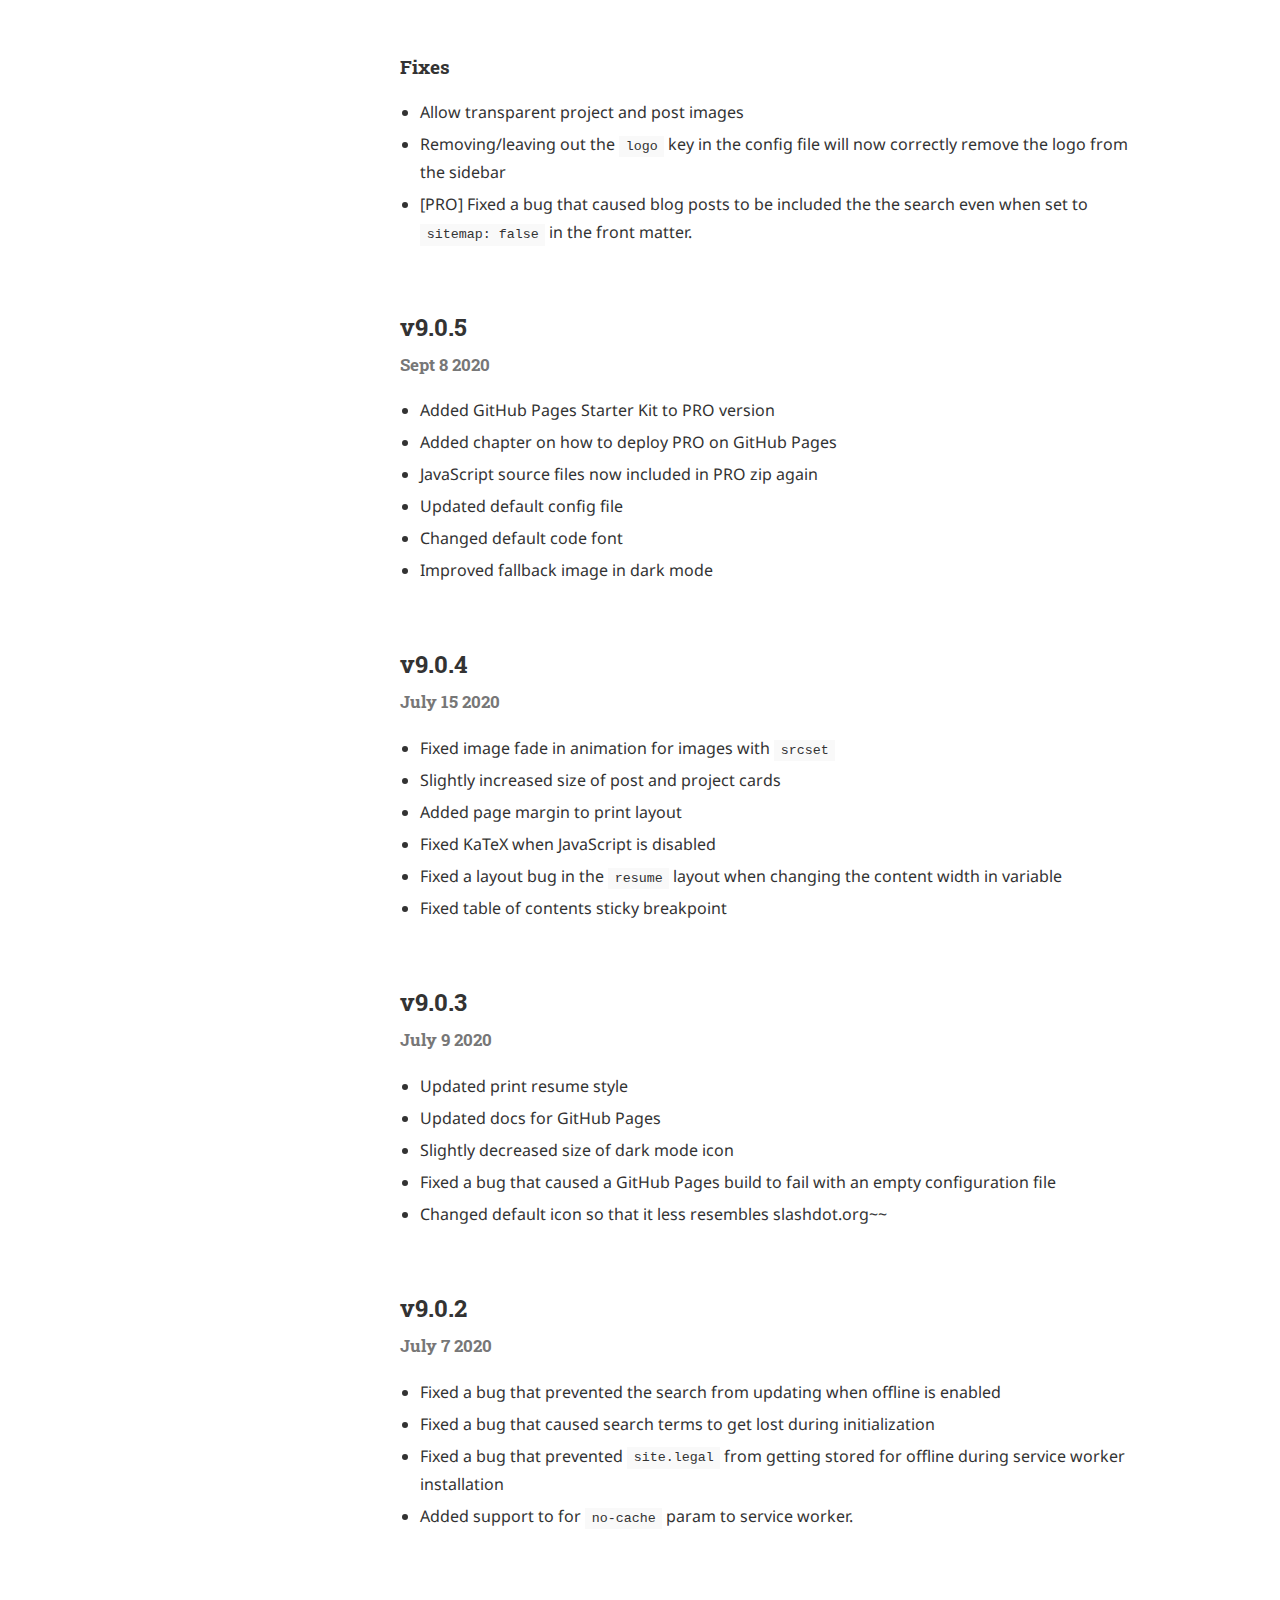
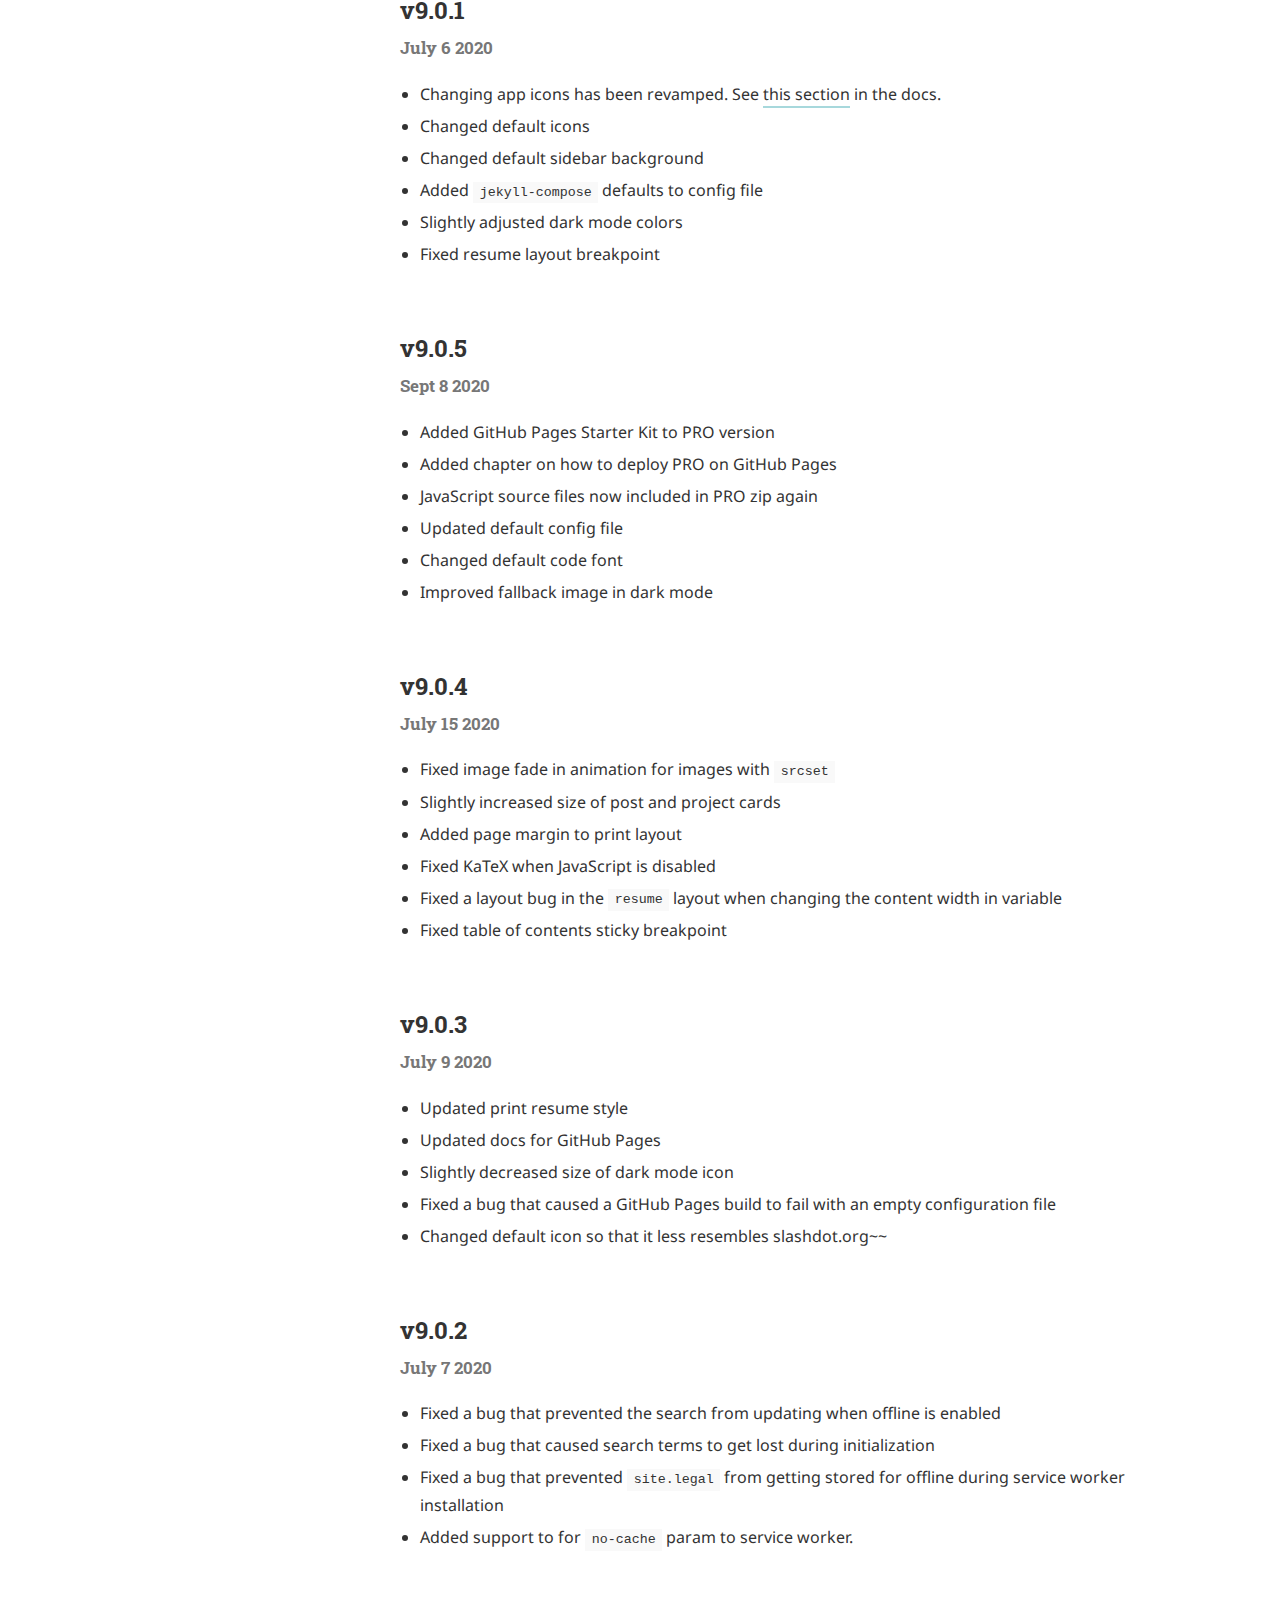
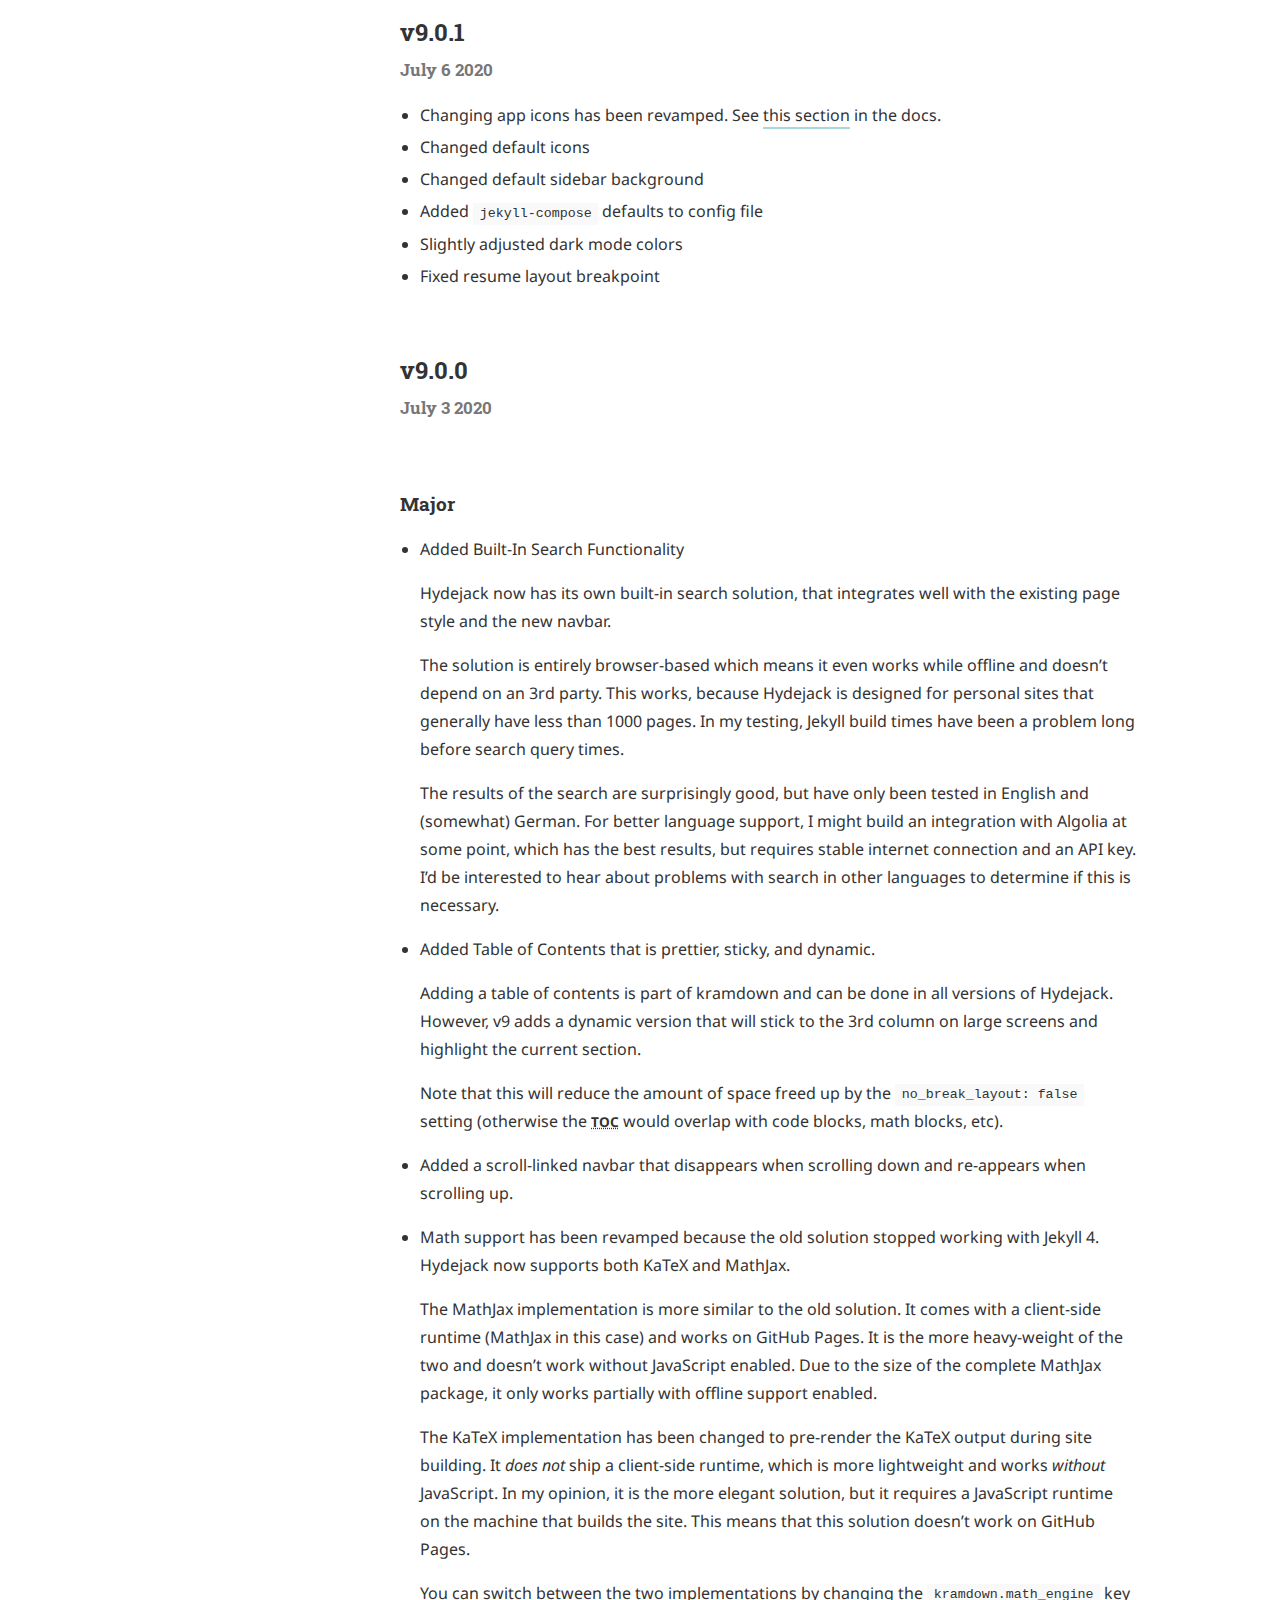
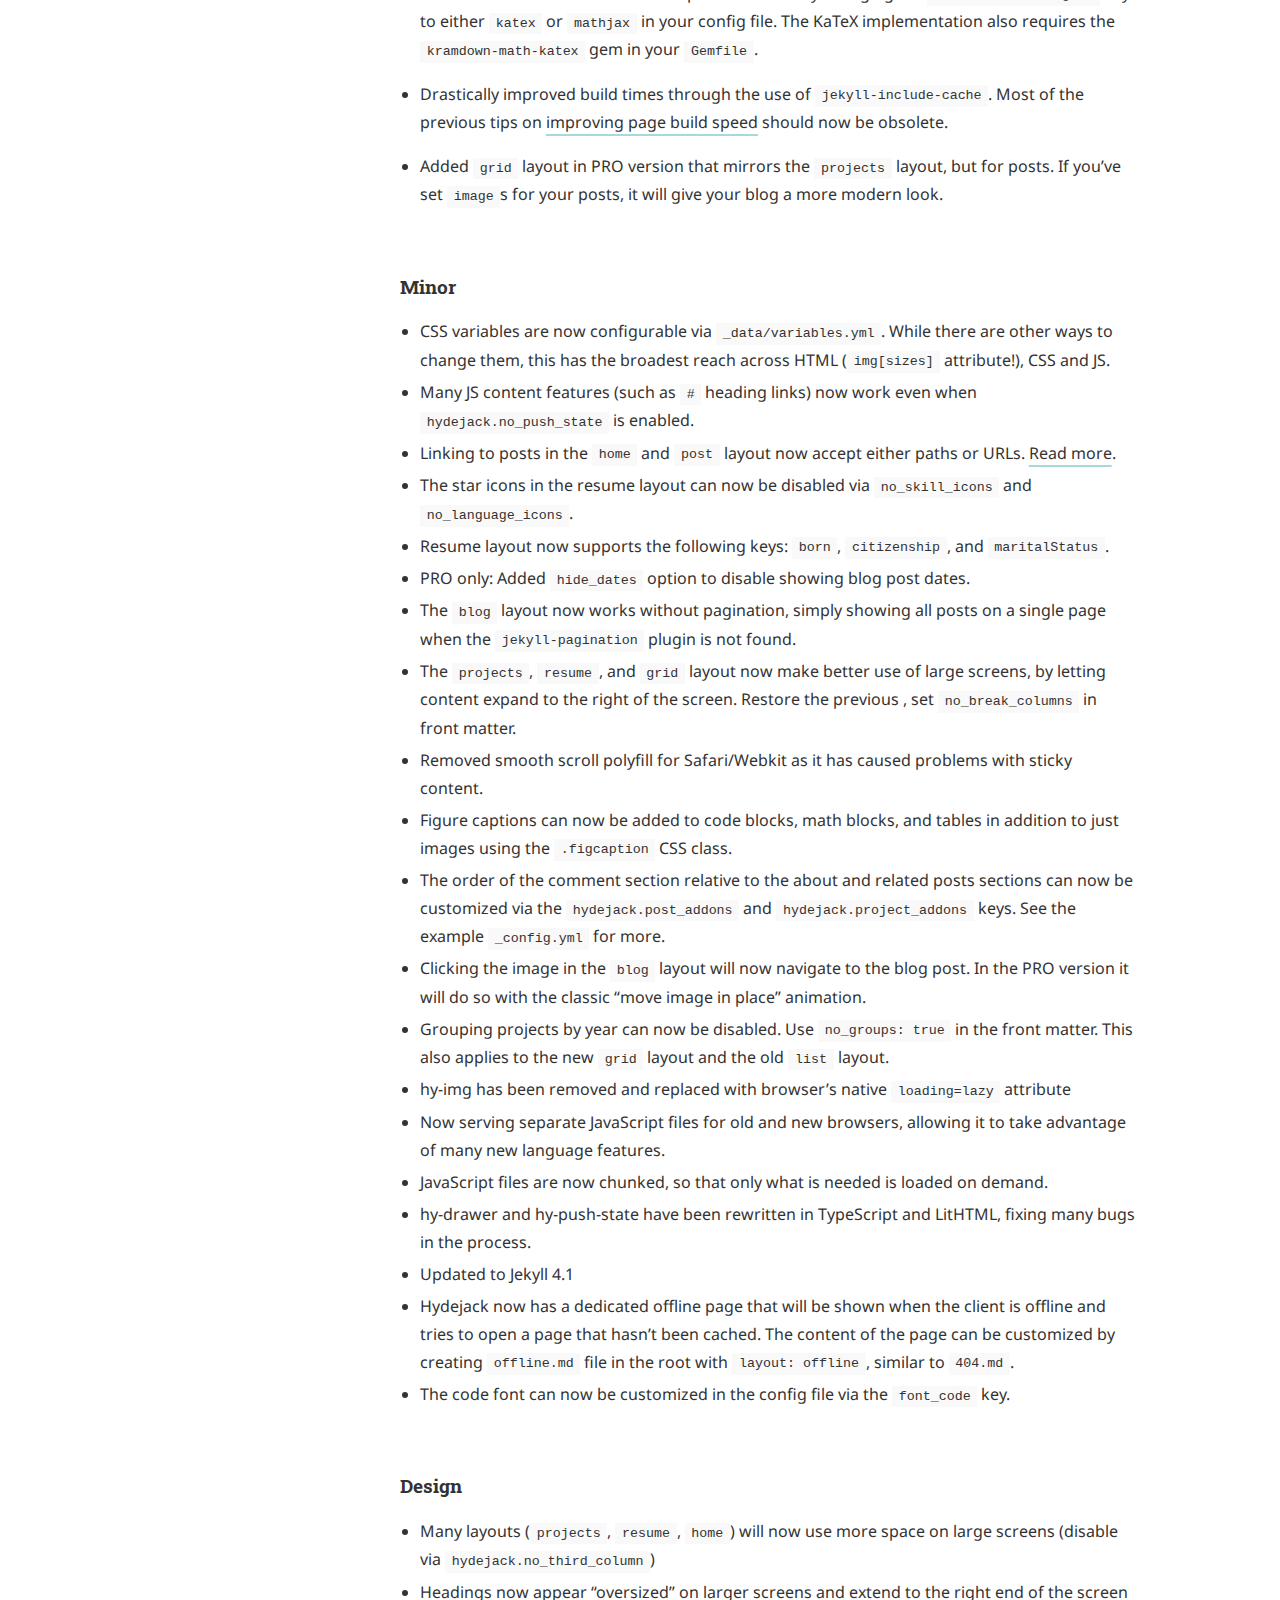
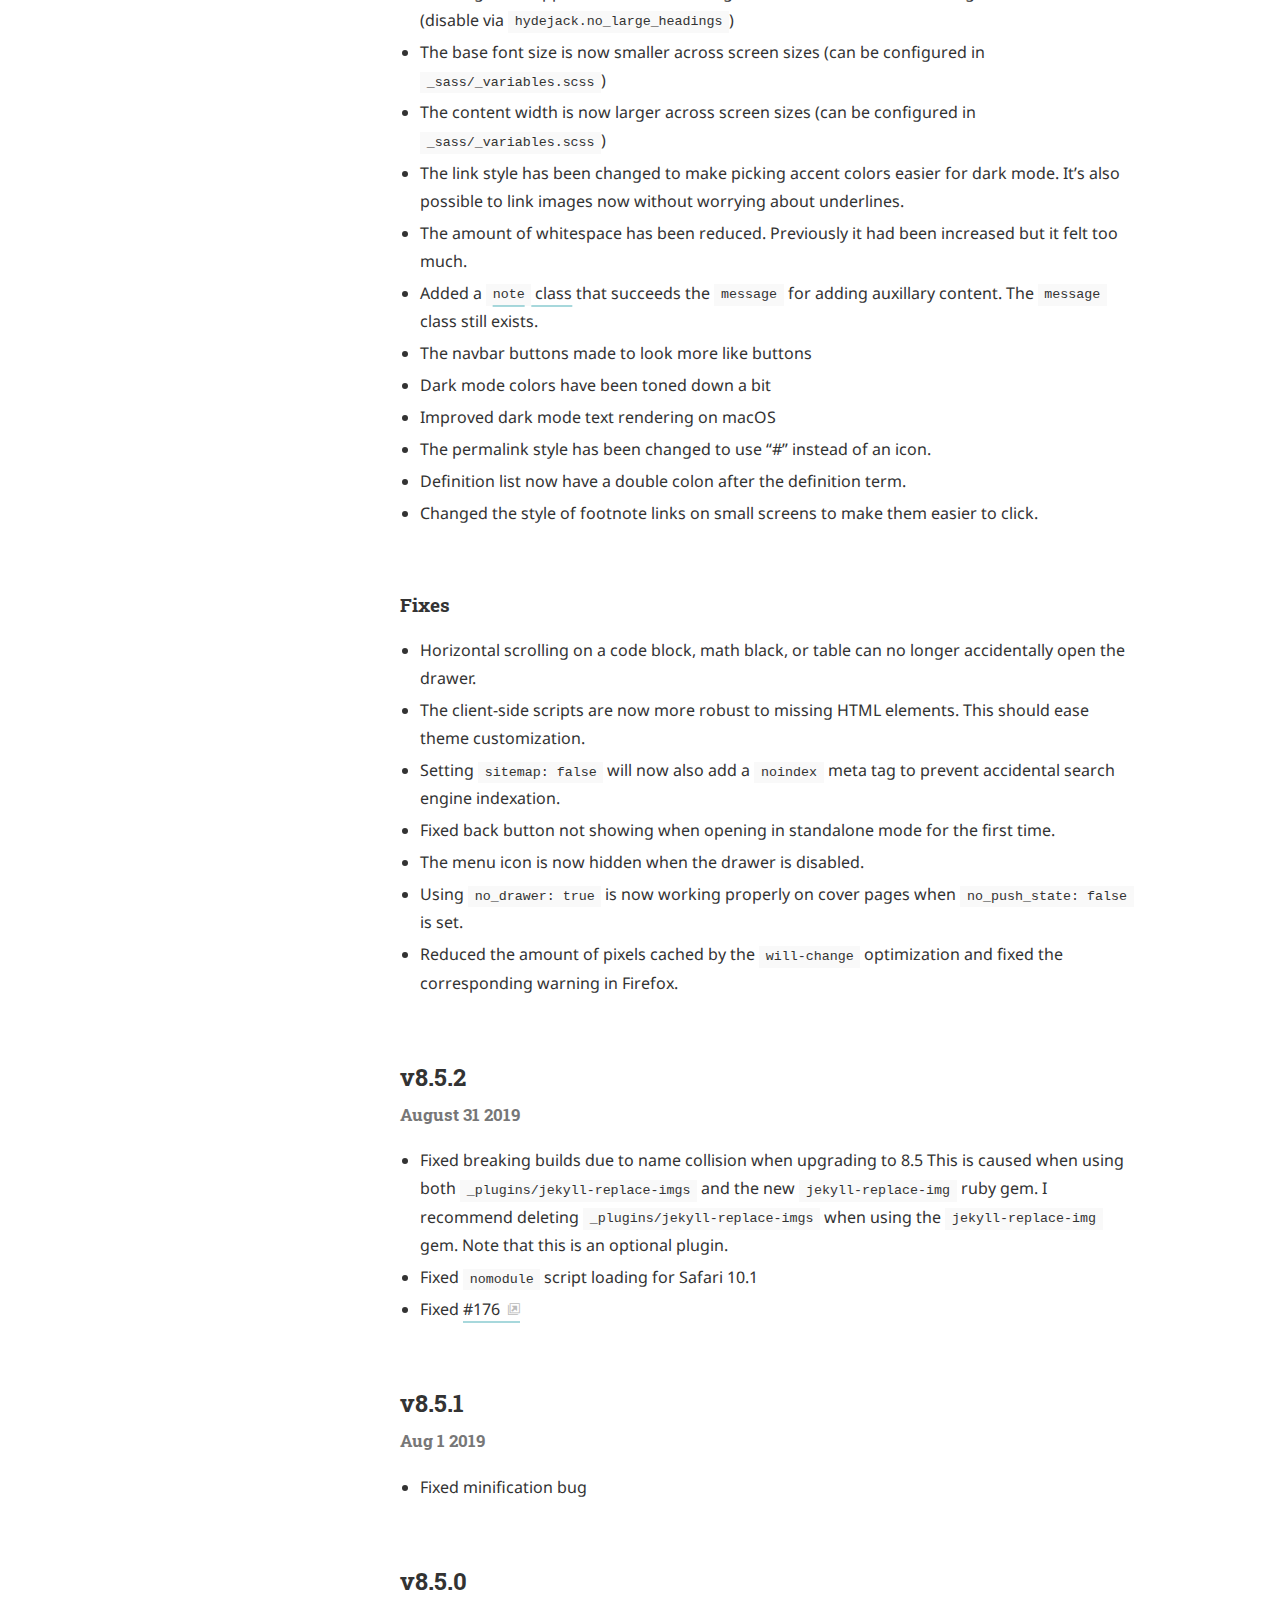
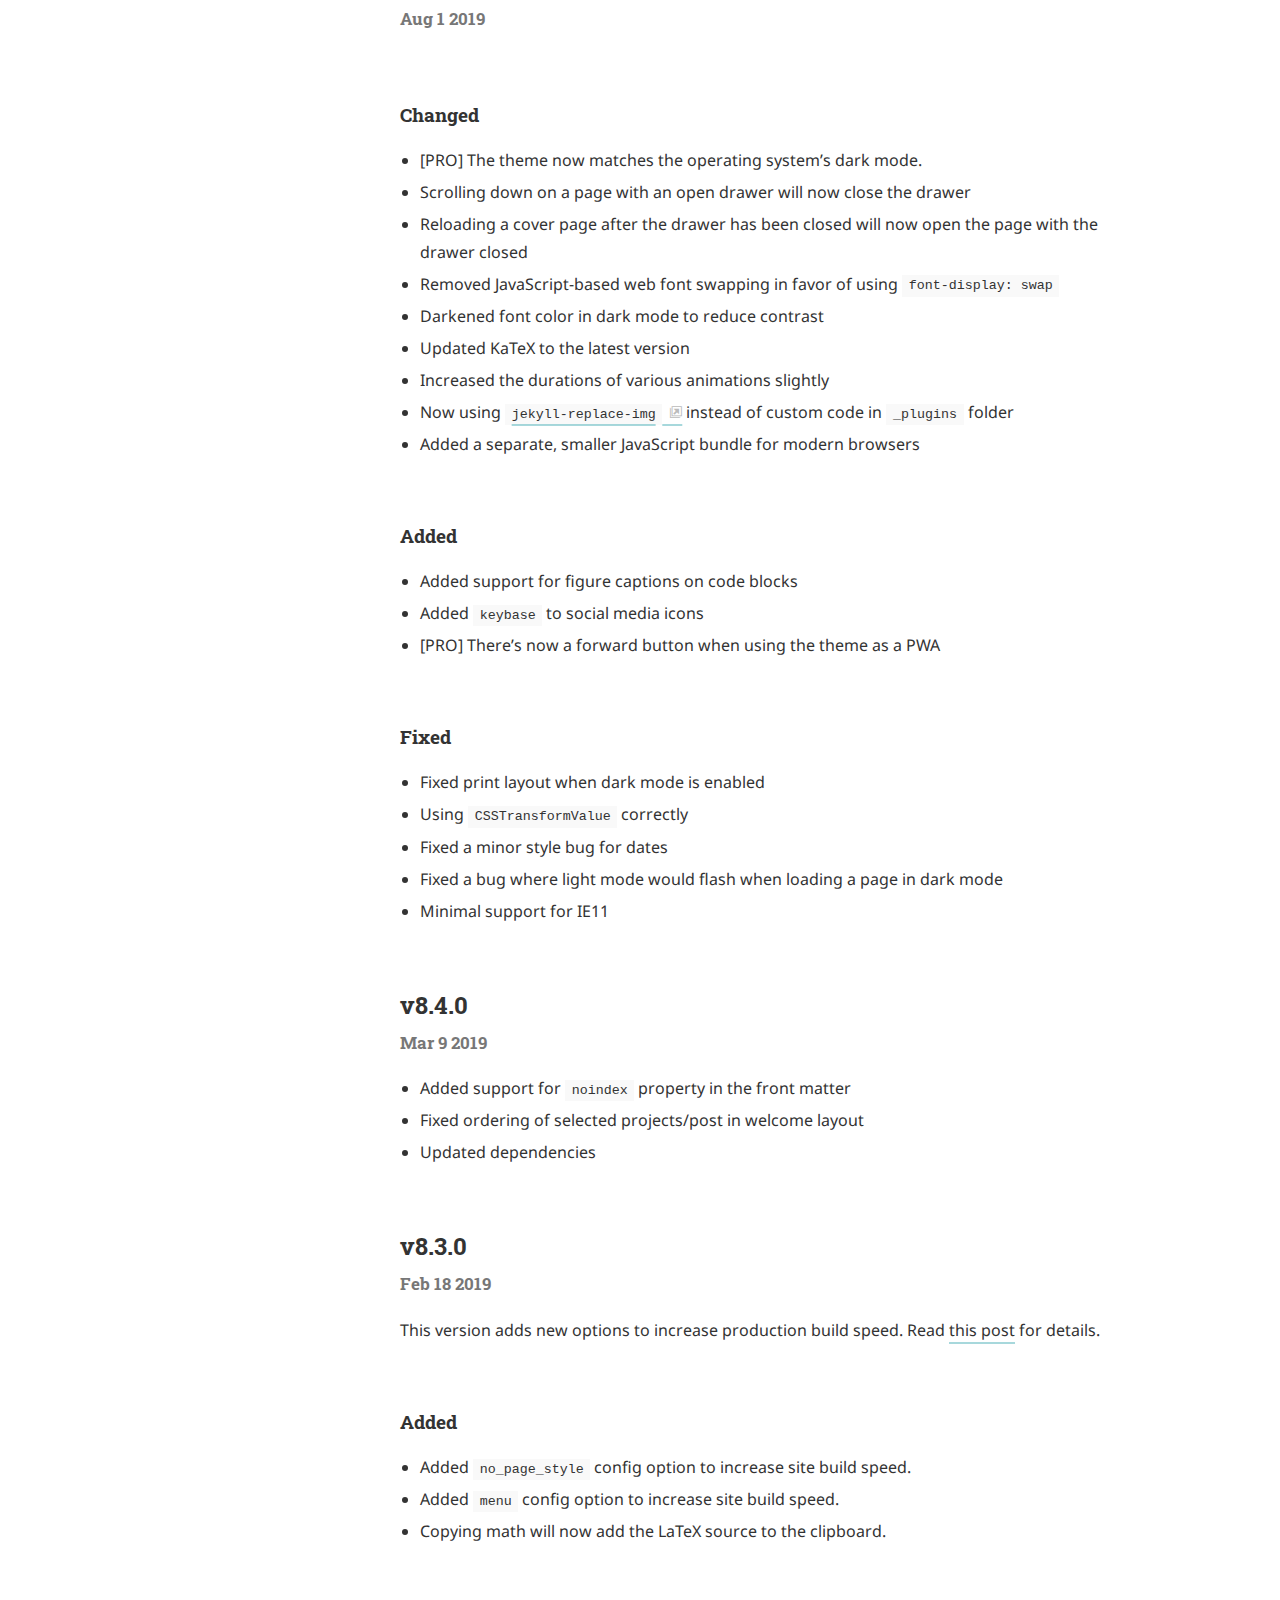
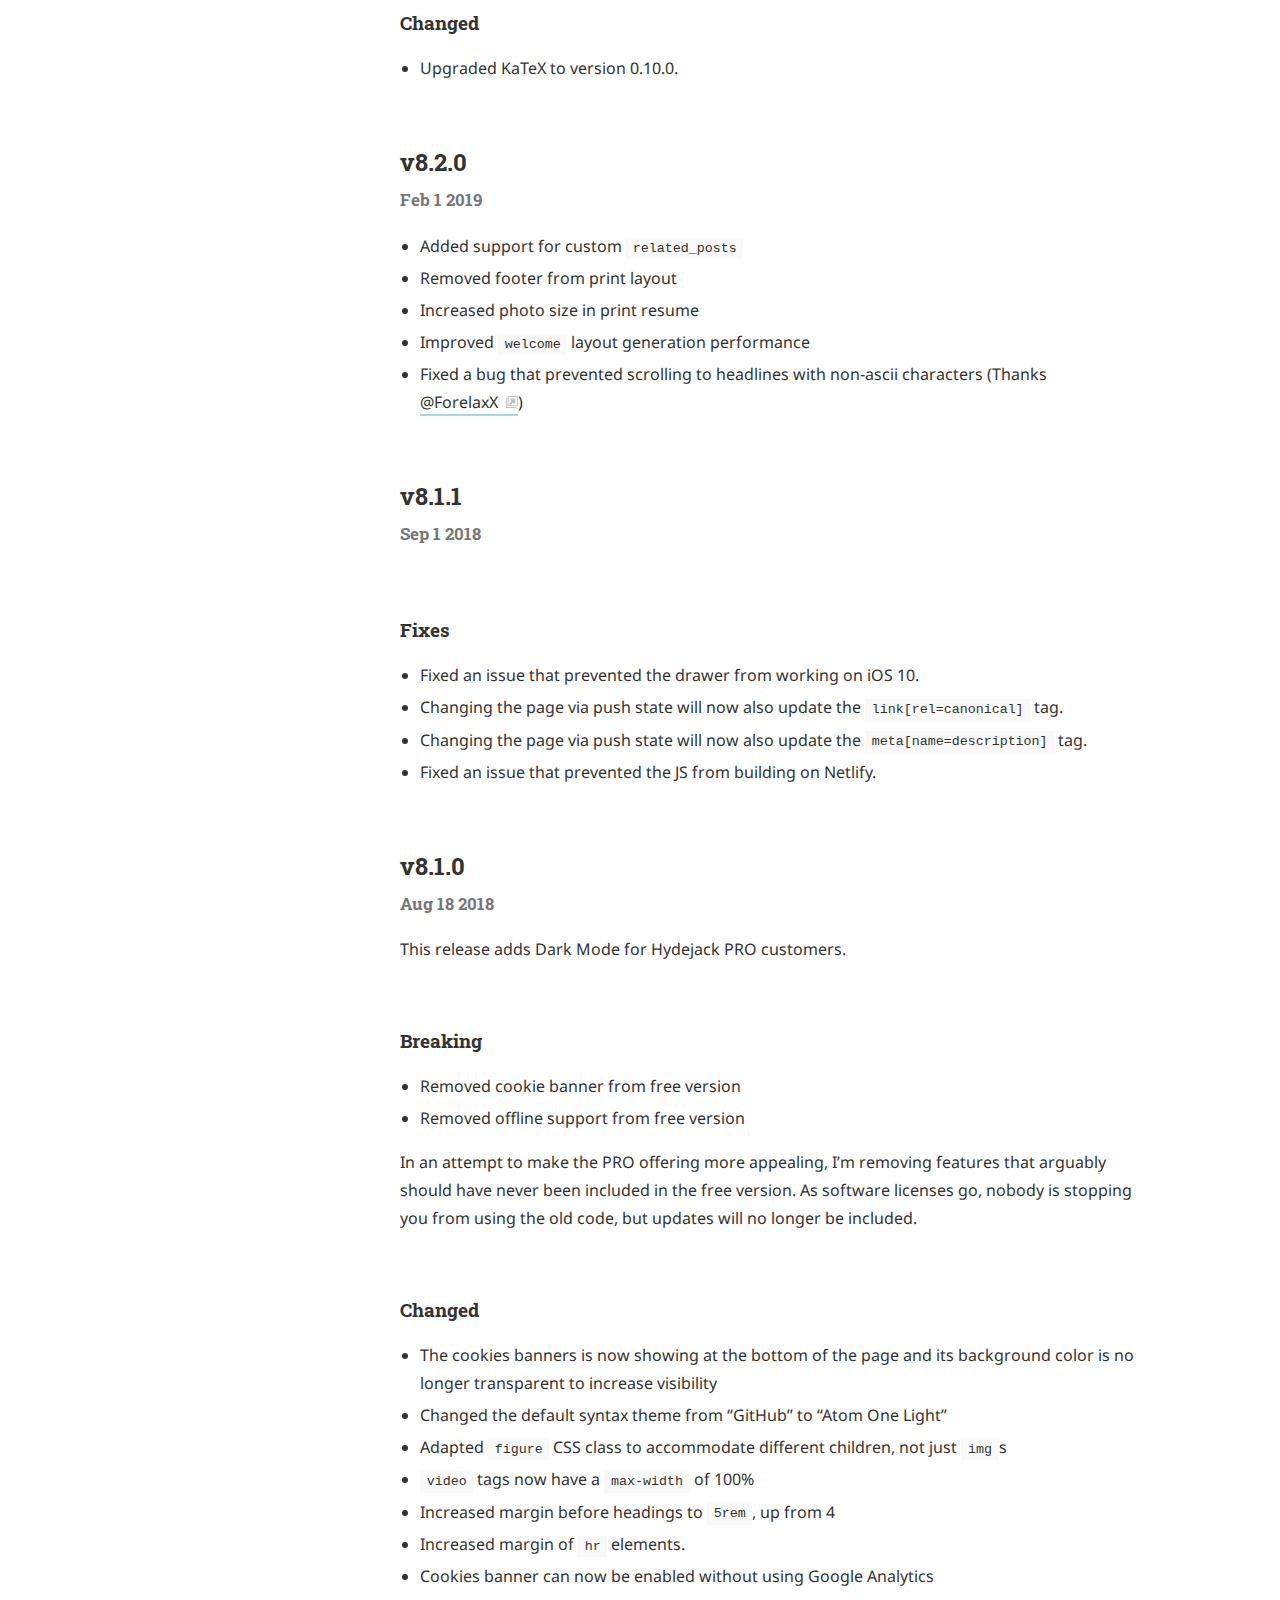
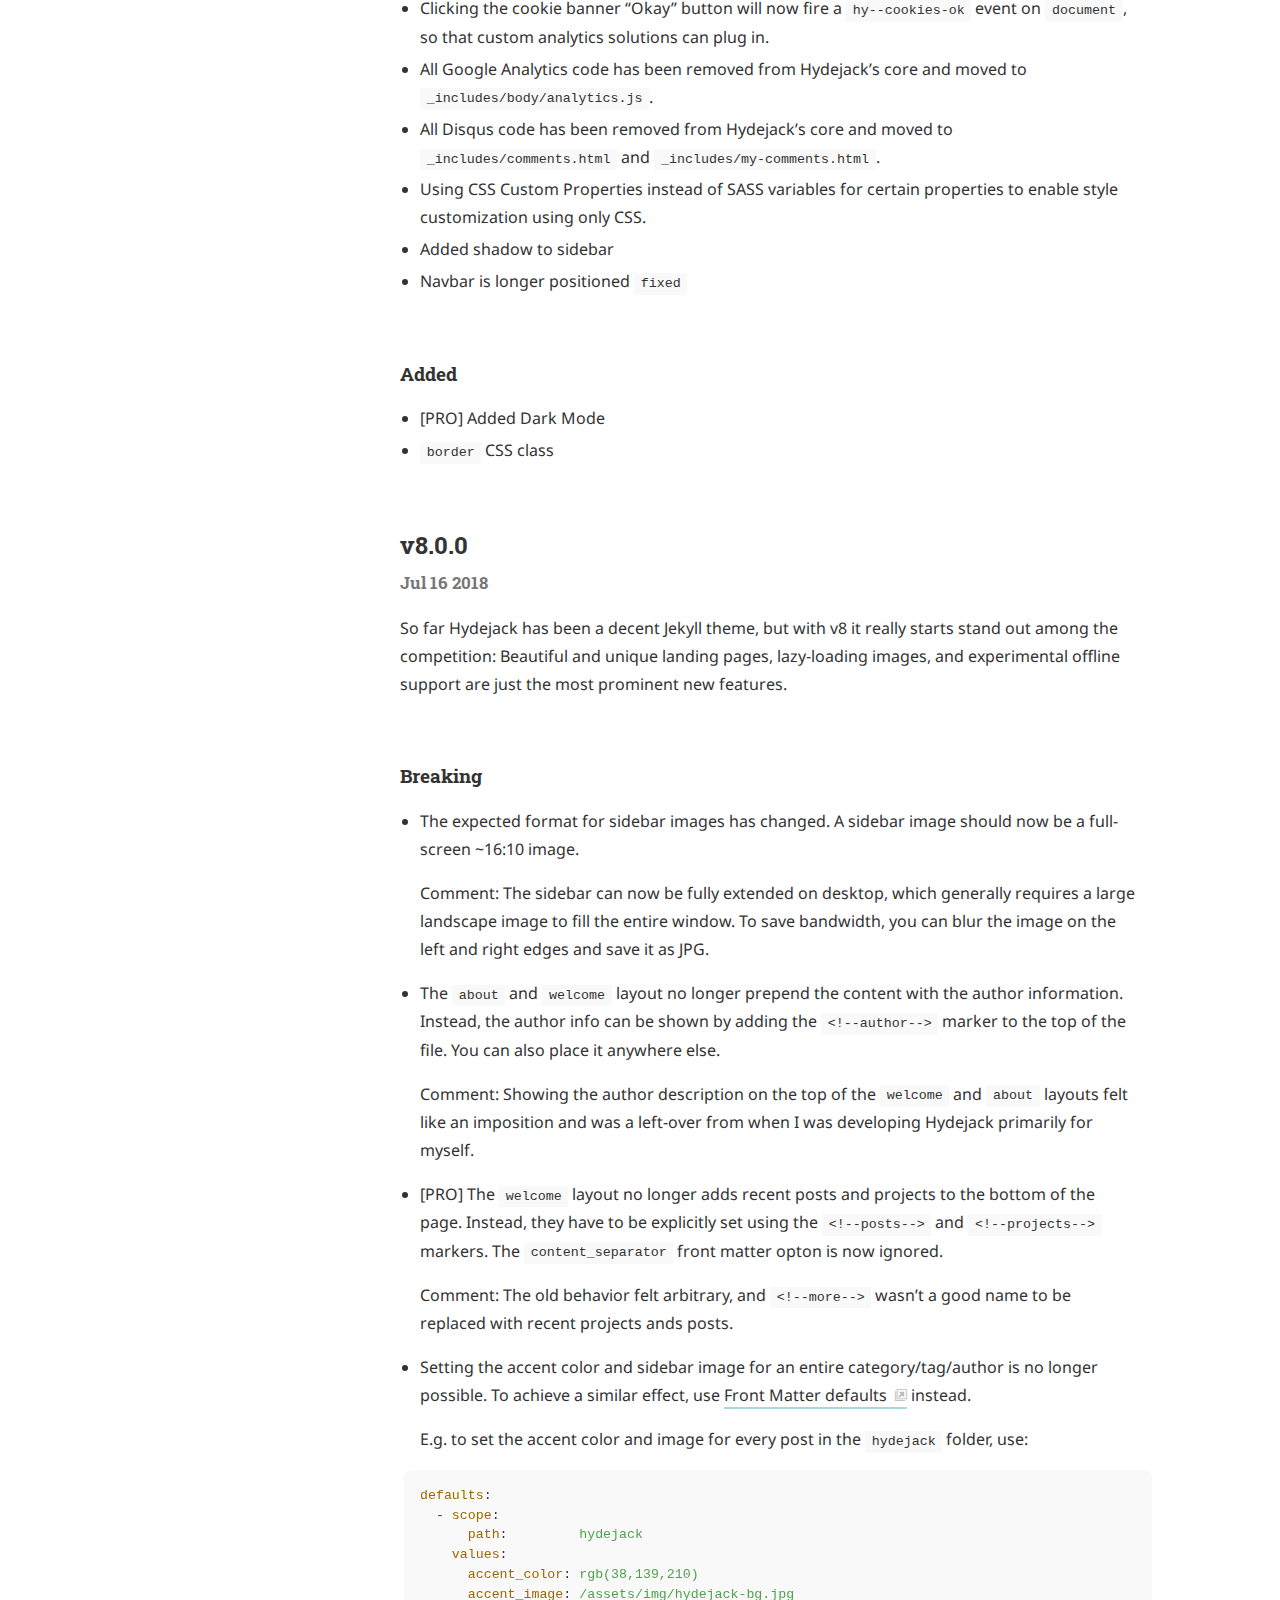
<file: CHANGELOG/index.html>
<!DOCTYPE html>
<html lang="en">







<head>
  




  <meta name="robots" content="noindex">



  
    
<!-- Begin Jekyll SEO tag v2.7.1 -->
<title>CHANGELOG | Hydejack</title>
<meta name="generator" content="Jekyll v3.9.0" />
<meta property="og:title" content="CHANGELOG" />
<meta name="author" content="<firstname> <lastname>" />
<meta property="og:locale" content="en" />
<meta name="description" content="Summations of my notes, learnings, thoughts." />
<meta property="og:description" content="Summations of my notes, learnings, thoughts." />
<meta property="og:site_name" content="Hydejack" />
<meta name="twitter:card" content="summary" />
<meta property="twitter:title" content="CHANGELOG" />
<script type="application/ld+json">
{"@type":"WebPage","publisher":{"@type":"Organization","logo":{"@type":"ImageObject","url":"/assets/img/logo.png"},"name":"<firstname> <lastname>"},"url":"/CHANGELOG/","headline":"CHANGELOG","author":{"@type":"Person","name":"<firstname> <lastname>"},"description":"Summations of my notes, learnings, thoughts.","@context":"https://schema.org"}</script>
<!-- End Jekyll SEO tag -->


  

  

<meta charset="utf-8">
<meta name="viewport" content="width=device-width, initial-scale=1, maximum-scale=1, user-scalable=no">
<meta http-equiv="x-ua-compatible" content="ie=edge">

<meta name="mobile-web-app-capable" content="yes">

<meta name="apple-mobile-web-app-capable" content="yes">
<meta name="apple-mobile-web-app-title" content="Hydejack">
<meta name="apple-mobile-web-app-status-bar-style" content="default">

<meta name="application-name" content="Hydejack">


  <meta name="theme-color" content="rgb(8,46,57)">


<meta name="generator" content="Hydejack v9.1.2" />


<link rel="alternate" href="/blog/example/2012-02-07-example-content/" hreflang="en">

<link type="application/atom+xml" rel="alternate" href="/feed.xml" title="Hydejack" />


<link rel="shortcut icon"    href="/assets/icons/favicon.ico">
<link rel="apple-touch-icon" href="/assets/icons/icon-192x192.png">

<link rel="manifest" href="/assets/site.webmanifest">


  <link rel="dns-prefetch" href="https://fonts.googleapis.com">
  <link rel="dns-prefetch" href="https://fonts.gstatic.com">




<link rel="preload" href="/assets/img/swipe.svg" as="image" id="_hrefSwipeSVG">

<link rel="dns-prefetch" href="/assets/js/search-worker-9.1.2.js" as="worker" id="_hrefSearch">





<script>!function(r,c){"use strict";function a(e,t,n,o){e.addEventListener?e.addEventListener(t,n,o):e.attachEvent?e.attachEvent("on"+t,n):e["on"+t]=n}r.loadJS=function(e,t){var n=c.createElement("script");n.src=e,t&&a(n,"load",t,{once:!0});t=c.scripts[0];return t.parentNode.insertBefore(n,t),n},r._loaded=!1,r.loadJSDeferred=function(e,t){var n=c.createElement("script");function o(){r._loaded=!0,t&&a(n,"load",t,{once:!0});var e=c.scripts[0];e.parentNode.insertBefore(n,e)}return n.src=e,r._loaded?o():a(r,"load",o,{once:!0}),n},r.setRel=r.setRelStylesheet=function(e){a(c.getElementById(e),"load",function(){this.rel="stylesheet"},{once:!0})}}(window,document);
!function(a){"use strict";var b=function(b,c,d){function e(a){return h.body?a():void setTimeout(function(){e(a)})}function f(){i.addEventListener&&i.removeEventListener("load",f),i.media=d||"all"}var g,h=a.document,i=h.createElement("link");if(c)g=c;else{var j=(h.body||h.getElementsByTagName("head")[0]).childNodes;g=j[j.length-1]}var k=h.styleSheets;i.rel="stylesheet",i.href=b,i.media="only x",e(function(){g.parentNode.insertBefore(i,c?g:g.nextSibling)});var l=function(a){for(var b=i.href,c=k.length;c--;)if(k[c].href===b)return a();setTimeout(function(){l(a)})};return i.addEventListener&&i.addEventListener("load",f),i.onloadcssdefined=l,l(f),i};"undefined"!=typeof exports?exports.loadCSS=b:a.loadCSS=b}("undefined"!=typeof global?global:this);
!function(a){if(a.loadCSS){var b=loadCSS.relpreload={};if(b.support=function(){try{return a.document.createElement("link").relList.supports("preload")}catch(b){return!1}},b.poly=function(){for(var b=a.document.getElementsByTagName("link"),c=0;c<b.length;c++){var d=b[c];"preload"===d.rel&&"style"===d.getAttribute("as")&&(a.loadCSS(d.href,d,d.getAttribute("media")),d.rel=null)}},!b.support()){b.poly();var c=a.setInterval(b.poly,300);a.addEventListener&&a.addEventListener("load",function(){b.poly(),a.clearInterval(c)}),a.attachEvent&&a.attachEvent("onload",function(){a.clearInterval(c)})}}}(this);
!function(w) {
  w._baseURL = '/';
  w._publicPath = '/assets/js/';
  w._noPushState = false;
  w._noDrawer = false;
  w._noNavbar = false;
  w._noToc = false;
  w._noSearch = false;
  w._advertise = false;
  w._search = {
    DATA_URL: '/assets/sitedata.json?no-cache',
    STORAGE_KEY: 'mini-search/',
    INDEX_KEY: 'index--2021-03-03T20:59:26+05:30',
  };
  w._clapButton = true;
}(window);</script>


<script async src="/assets/bower_components/MathJax/es5/tex-mml-chtml.js" id="_MathJax"></script>


<!--[if gt IE 8]><!---->

  




<link rel="stylesheet" href="/assets/css/hydejack-9.1.2.css" id="_stylePreload">
<link rel="stylesheet" href="/assets/icomoon/style.css" id="_iconsPreload">
<link rel="stylesheet" href="https://fonts.googleapis.com/css?family=Roboto+Slab:700%7CNoto+Sans:400,400i,700,700i&display=swap" id="_fontsPreload">



  <style id="_pageStyle">

html{--accent-color: rgb(79,177,186);--accent-color-faded: rgba(79,177,186,0.5);--accent-color-highlight: rgba(79,177,186,0.1);--accent-color-darkened: #409ba3;--theme-color: rgb(8,46,57);--dark-mode-body-bg: #282f31;--dark-mode-border-color: #343d3f}

</style>


<!--<![endif]-->





</head>

<body class="no-break-layout">
  
<script>
  window._sunrise = 6;
  window._sunset =  18;
  !function(e,s){var d="light-mode",o="dark-mode",a=(new Date).getHours();"matchMedia"in e&&e.matchMedia("(prefers-color-scheme)")||(o=(e=a<=e._sunrise||a>=e._sunset?o:d)==o?d:o,s.body.classList.add(e),s.body.classList.remove(o))}(window,document);

</script>



<hy-push-state
  id="_pushState"
  replace-selector="#_main"
  link-selector="a[href]:not([href^='/assets/']):not(.external):not(.no-push-state)"
  script-selector="script"
  duration="500"
  hashchange
>
  
  
  <div id="_navbar" class="navbar fixed-top">
  <div class="content">
    <span class="sr-only">Jump to:</span>
    <div class="nav-btn-bar">
      <a id="_menu" class="nav-btn no-hover" href="#_drawer--opened">
        <span class="sr-only">Navigation</span>
        <span class="icon-menu"></span>
      </a>
      <div class="nav-span"></div>
    </div>
  </div>
</div>
<hr class="sr-only" hidden />

  <main
  id="_main"
  class="content layout-plain"
  role="main"
>
  <nav id="breadcrumbs" class="screen-only"><ul>
  
  
    <li><a href="/">home</a></li>
    
      <li>
      
        <span>/</span>
        <span>CHANGELOG</span>
      
      </li>
    
  
</ul></nav>
  <article class="page" role="article">
  <header>
    <h1 class="page-title">CHANGELOG</h1>
    



  <div class="hr pb0"></div>


  </header>

  
<ul class="large-only" id="markdown-toc">
  <li><a href="#v912" id="markdown-toc-v912">v9.1.2</a></li>
  <li><a href="#v911" id="markdown-toc-v911">v9.1.1</a></li>
  <li><a href="#v910" id="markdown-toc-v910">v9.1.0</a>    <ul>
      <li><a href="#added" id="markdown-toc-added">Added</a></li>
      <li><a href="#changed" id="markdown-toc-changed">Changed</a></li>
      <li><a href="#fixes" id="markdown-toc-fixes">Fixes</a></li>
    </ul>
  </li>
  <li><a href="#v905" id="markdown-toc-v905">v9.0.5</a></li>
  <li><a href="#v904" id="markdown-toc-v904">v9.0.4</a></li>
  <li><a href="#v903" id="markdown-toc-v903">v9.0.3</a></li>
  <li><a href="#v902" id="markdown-toc-v902">v9.0.2</a></li>
  <li><a href="#v901" id="markdown-toc-v901">v9.0.1</a></li>
  <li><a href="#v905-1" id="markdown-toc-v905-1">v9.0.5</a></li>
  <li><a href="#v904-1" id="markdown-toc-v904-1">v9.0.4</a></li>
  <li><a href="#v903-1" id="markdown-toc-v903-1">v9.0.3</a></li>
  <li><a href="#v902-1" id="markdown-toc-v902-1">v9.0.2</a></li>
  <li><a href="#v901-1" id="markdown-toc-v901-1">v9.0.1</a></li>
  <li><a href="#v900" id="markdown-toc-v900">v9.0.0</a>    <ul>
      <li><a href="#major" id="markdown-toc-major">Major</a></li>
      <li><a href="#minor" id="markdown-toc-minor">Minor</a></li>
      <li><a href="#design" id="markdown-toc-design">Design</a></li>
      <li><a href="#fixes-1" id="markdown-toc-fixes-1">Fixes</a></li>
    </ul>
  </li>
  <li><a href="#v852" id="markdown-toc-v852">v8.5.2</a></li>
  <li><a href="#v851" id="markdown-toc-v851">v8.5.1</a></li>
  <li><a href="#v850" id="markdown-toc-v850">v8.5.0</a>    <ul>
      <li><a href="#changed-1" id="markdown-toc-changed-1">Changed</a></li>
      <li><a href="#added-1" id="markdown-toc-added-1">Added</a></li>
      <li><a href="#fixed" id="markdown-toc-fixed">Fixed</a></li>
    </ul>
  </li>
  <li><a href="#v840" id="markdown-toc-v840">v8.4.0</a></li>
  <li><a href="#v830" id="markdown-toc-v830">v8.3.0</a>    <ul>
      <li><a href="#added-2" id="markdown-toc-added-2">Added</a></li>
      <li><a href="#changed-2" id="markdown-toc-changed-2">Changed</a></li>
    </ul>
  </li>
  <li><a href="#v820" id="markdown-toc-v820">v8.2.0</a></li>
  <li><a href="#v811" id="markdown-toc-v811">v8.1.1</a>    <ul>
      <li><a href="#fixes-2" id="markdown-toc-fixes-2">Fixes</a></li>
    </ul>
  </li>
  <li><a href="#v810" id="markdown-toc-v810">v8.1.0</a>    <ul>
      <li><a href="#breaking" id="markdown-toc-breaking">Breaking</a></li>
      <li><a href="#changed-3" id="markdown-toc-changed-3">Changed</a></li>
      <li><a href="#added-3" id="markdown-toc-added-3">Added</a></li>
    </ul>
  </li>
  <li><a href="#v800" id="markdown-toc-v800">v8.0.0</a>    <ul>
      <li><a href="#breaking-1" id="markdown-toc-breaking-1">Breaking</a></li>
      <li><a href="#changed-4" id="markdown-toc-changed-4">Changed</a></li>
      <li><a href="#added-4" id="markdown-toc-added-4">Added</a></li>
      <li><a href="#fixes-3" id="markdown-toc-fixes-3">Fixes</a></li>
    </ul>
  </li>
  <li><a href="#v751" id="markdown-toc-v751">v7.5.1</a>    <ul>
      <li><a href="#changed-5" id="markdown-toc-changed-5">Changed</a></li>
    </ul>
  </li>
  <li><a href="#v750" id="markdown-toc-v750">v7.5.0</a>    <ul>
      <li><a href="#added-5" id="markdown-toc-added-5">Added</a></li>
      <li><a href="#fixed-1" id="markdown-toc-fixed-1">Fixed</a></li>
      <li><a href="#other" id="markdown-toc-other">Other</a></li>
    </ul>
  </li>
  <li><a href="#v742" id="markdown-toc-v742">v7.4.2</a>    <ul>
      <li><a href="#fixed-2" id="markdown-toc-fixed-2">Fixed</a></li>
    </ul>
  </li>
  <li><a href="#v741" id="markdown-toc-v741">v7.4.1</a>    <ul>
      <li><a href="#fixed-3" id="markdown-toc-fixed-3">Fixed</a></li>
    </ul>
  </li>
  <li><a href="#v740" id="markdown-toc-v740">v7.4.0</a>    <ul>
      <li><a href="#added-6" id="markdown-toc-added-6">Added</a></li>
      <li><a href="#fixed-4" id="markdown-toc-fixed-4">Fixed</a></li>
      <li><a href="#design-1" id="markdown-toc-design-1">Design</a></li>
      <li><a href="#other-1" id="markdown-toc-other-1">Other</a></li>
    </ul>
  </li>
  <li><a href="#v730" id="markdown-toc-v730">v7.3.0</a>    <ul>
      <li><a href="#added-7" id="markdown-toc-added-7">Added</a></li>
      <li><a href="#fixed-5" id="markdown-toc-fixed-5">Fixed</a></li>
    </ul>
  </li>
  <li><a href="#v720" id="markdown-toc-v720">v7.2.0</a>    <ul>
      <li><a href="#added-8" id="markdown-toc-added-8">Added</a></li>
      <li><a href="#design-2" id="markdown-toc-design-2">Design</a></li>
      <li><a href="#fixes-4" id="markdown-toc-fixes-4">Fixes</a></li>
    </ul>
  </li>
  <li><a href="#v711" id="markdown-toc-v711">v7.1.1</a>    <ul>
      <li><a href="#fixes-5" id="markdown-toc-fixes-5">Fixes</a></li>
    </ul>
  </li>
  <li><a href="#v710" id="markdown-toc-v710">v7.1.0</a>    <ul>
      <li><a href="#changed-6" id="markdown-toc-changed-6">Changed</a></li>
      <li><a href="#fixes-6" id="markdown-toc-fixes-6">Fixes</a></li>
      <li><a href="#content" id="markdown-toc-content">Content</a></li>
    </ul>
  </li>
  <li><a href="#v701" id="markdown-toc-v701">v7.0.1</a>    <ul>
      <li><a href="#fixes-7" id="markdown-toc-fixes-7">Fixes</a></li>
      <li><a href="#content-1" id="markdown-toc-content-1">Content</a></li>
      <li><a href="#removed" id="markdown-toc-removed">Removed</a></li>
    </ul>
  </li>
  <li><a href="#v700" id="markdown-toc-v700">v7.0.0</a>    <ul>
      <li><a href="#license-change" id="markdown-toc-license-change">License Change</a></li>
      <li><a href="#breaking-2" id="markdown-toc-breaking-2">Breaking</a></li>
      <li><a href="#changes" id="markdown-toc-changes">Changes</a></li>
      <li><a href="#added-9" id="markdown-toc-added-9">Added</a></li>
      <li><a href="#performance" id="markdown-toc-performance">Performance</a></li>
      <li><a href="#design-3" id="markdown-toc-design-3">Design</a></li>
      <li><a href="#fixes-8" id="markdown-toc-fixes-8">Fixes</a></li>
    </ul>
  </li>
  <li><a href="#v661" id="markdown-toc-v661">v6.6.1</a></li>
  <li><a href="#v660" id="markdown-toc-v660">v6.6.0</a></li>
  <li><a href="#v650" id="markdown-toc-v650">v6.5.0</a>    <ul>
      <li><a href="#added-10" id="markdown-toc-added-10">Added</a></li>
      <li><a href="#changed-7" id="markdown-toc-changed-7">Changed</a></li>
      <li><a href="#design-4" id="markdown-toc-design-4">Design</a>        <ul>
          <li><a href="#how-to-restore-the-old-styles" id="markdown-toc-how-to-restore-the-old-styles">How to restore the old styles</a></li>
        </ul>
      </li>
    </ul>
  </li>
  <li><a href="#v641" id="markdown-toc-v641">v6.4.1</a></li>
  <li><a href="#v640" id="markdown-toc-v640">v6.4.0</a>    <ul>
      <li><a href="#minor-1" id="markdown-toc-minor-1">Minor</a></li>
      <li><a href="#design-5" id="markdown-toc-design-5">Design</a></li>
      <li><a href="#fixes-9" id="markdown-toc-fixes-9">Fixes</a></li>
    </ul>
  </li>
  <li><a href="#v630" id="markdown-toc-v630">v6.3.0</a>    <ul>
      <li><a href="#minor-2" id="markdown-toc-minor-2">Minor</a></li>
      <li><a href="#design-6" id="markdown-toc-design-6">Design</a></li>
      <li><a href="#fixes-10" id="markdown-toc-fixes-10">Fixes</a></li>
    </ul>
  </li>
  <li><a href="#v620" id="markdown-toc-v620">v6.2.0</a></li>
  <li><a href="#v611" id="markdown-toc-v611">v6.1.1</a></li>
  <li><a href="#v610" id="markdown-toc-v610">v6.1.0</a></li>
  <li><a href="#v600-javascripten" id="markdown-toc-v600-javascripten">v6.0.0 (JavaScripten)</a>    <ul>
      <li><a href="#major-1" id="markdown-toc-major-1">Major</a></li>
      <li><a href="#minor-3" id="markdown-toc-minor-3">Minor</a></li>
      <li><a href="#fixes-11" id="markdown-toc-fixes-11">Fixes</a></li>
    </ul>
  </li>
  <li><a href="#v530" id="markdown-toc-v530">v5.3.0</a></li>
  <li><a href="#v520" id="markdown-toc-v520">v5.2.0</a></li>
  <li><a href="#v510" id="markdown-toc-v510">v5.1.0</a></li>
  <li><a href="#v500-the-fast-one" id="markdown-toc-v500-the-fast-one">v5.0.0 (The Fast One)</a>    <ul>
      <li><a href="#major-2" id="markdown-toc-major-2">Major</a></li>
      <li><a href="#minor-4" id="markdown-toc-minor-4">Minor</a></li>
      <li><a href="#trivia" id="markdown-toc-trivia">Trivia</a></li>
    </ul>
  </li>
  <li><a href="#v401" id="markdown-toc-v401">v4.0.1</a></li>
  <li><a href="#v400-social-media-impocalypse" id="markdown-toc-v400-social-media-impocalypse">v4.0.0 (Social Media Impocalypse)</a>    <ul>
      <li><a href="#breaking-3" id="markdown-toc-breaking-3">Breaking</a></li>
      <li><a href="#new-features" id="markdown-toc-new-features">New features</a></li>
      <li><a href="#design-7" id="markdown-toc-design-7">Design</a></li>
      <li><a href="#fixes-12" id="markdown-toc-fixes-12">Fixes</a></li>
      <li><a href="#internal" id="markdown-toc-internal">Internal</a></li>
    </ul>
  </li>
  <li><a href="#v300-hydejack" id="markdown-toc-v300-hydejack">v3.0.0 (Hydejack)</a>    <ul>
      <li><a href="#features" id="markdown-toc-features">Features</a></li>
    </ul>
  </li>
  <li><a href="#v200-hyde" id="markdown-toc-v200-hyde">v2.0.0 (Hyde)</a></li>
  <li><a href="#v100-hyde" id="markdown-toc-v100-hyde">v1.0.0 (Hyde)</a></li>
</ul>

<h2 id="v912">v9.1.2</h2>
<p class="heading post-date">Feb 11 2021</p>

<ul>
  <li>Fix <a href="https://github.com/hydecorp/hydejack/issues/258">#258</a></li>
  <li>Fix <a href="https://github.com/hydecorp/hydejack/issues/259">#259</a></li>
</ul>

<h2 id="v911">v9.1.1</h2>
<p class="heading post-date">Feb 9 2021</p>

<ul>
  <li>Added tooltips to post subtitles and last-modified-at lines.</li>
  <li>Added tooltips to abberavations (<code class="language-plaintext highlighter-rouge">&lt;abbr&gt;</code> tags), e.g. <abbr title="Instantly Invoked Asynchronous Function Expression">IIAFE</abbr>. See <a href="/blog/hyde/2012-02-07-example-content/#inline-html-elements" class="flip-title">Example Content</a> on how to use them in markdown.</li>
  <li>Added tooltips to social media icons (inside main column only)</li>
  <li>Fixed KaTeX font rendering</li>
  <li>[PRO] Setting <code class="language-plaintext highlighter-rouge">clap_button: false</code> will hide the clap button preview, even in development</li>
  <li>[PRO] A overscrolling <abbr title="Table of Contents">ToC</abbr> will scroll itself to keep the active element in view.</li>
</ul>

<h2 id="v910">v9.1.0</h2>
<p class="heading post-date">Feb 5 2021</p>

<p>Version 9.1 provides minor design changes, new features, and closes multiple issues:</p>

<h3 id="added">Added</h3>

<ul>
  <li>
    <p>Code blocks now can have headers:</p>

    <div class="language-js highlighter-rouge"><div class="highlight"><pre class="highlight"><code><span class="c1">// file: 'hello-world.js'</span>
<span class="nx">console</span><span class="p">.</span><span class="nx">log</span><span class="p">(</span><span class="dl">'</span><span class="s1">Hello World!</span><span class="dl">'</span><span class="p">);</span>
</code></pre></div>    </div>

    <p>To add the headers, simply make the first line a comment of the form <code class="language-plaintext highlighter-rouge">file: "dir/filename.ext"</code>.</p>

    <ul>
      <li>Code blocks now have a copy-to-clipboard button</li>
    </ul>
  </li>
  <li>
    <p>Resumes can now have download buttons.</p>

    <p><img src="/assets/img/blog/9.1.0-3.png" alt="Breadcrumbs" class="border lead" /></p>

    <p>Add the following to the front matter. Note that the PDF needs to be pre-generated. 
See <a href="/docs/basics/#downloads">the docs</a> for more.</p>

    <div class="language-yml highlighter-rouge"><div class="highlight"><pre class="highlight"><code><span class="c1"># file: "resume.md"</span>
<span class="na">buttons</span><span class="pi">:</span>
  <span class="na">print</span><span class="pi">:</span> <span class="no">true</span>
  <span class="na">pdf</span><span class="pi">:</span> <span class="s">/assets/Resume.pdf</span>
  <span class="na">vcf</span><span class="pi">:</span> <span class="s">http://h2vx.com/vcf/&lt;!--url--&gt;</span>
  <span class="na">json</span><span class="pi">:</span> <span class="s">/assets/resume.json</span>
</code></pre></div>    </div>
  </li>
  <li>
    <p>Added breadcrumbs above page title:</p>

    <p><img src="/assets/img/blog/9.1.0-2.png" alt="Breadcrumbs" class="border lead" /></p>

    <p>Note that this requires a <a href="https://qwtel.com/posts/software/urls-are-directories/">directory-like URL pattern</a> like <code class="language-plaintext highlighter-rouge">/blog/:categories/:year-:month-:day-:title/</code> (default for Hydejack).</p>

    <p>Disable with <code class="language-plaintext highlighter-rouge">hydejack.no_breadcrumbs</code>.</p>
  </li>
  <li>
    <p>Added “Last modified at” to post layout:</p>

    <p><img src="/assets/img/blog/9.1.0-1.png" alt="Last modified at" class="border lead" /></p>

    <p>To enable this feature, the post needs to have a <code class="language-plaintext highlighter-rouge">last_modified_at</code> property with a valid date. You can either set it manually in the frontmatter (not recommended), or use the <a href="https://github.com/gjtorikian/jekyll-last-modified-at"><code class="language-plaintext highlighter-rouge">jekyll-last-modified-at</code> plugin</a> to set it for you (Not available on GitHub Pages!).</p>

    <p>You can remove this element by setting <code class="language-plaintext highlighter-rouge">hide_last_modified</code> in the front matter. You can disable it for all posts by setting <code class="language-plaintext highlighter-rouge">hydejack.hide_last_modified</code> in the config file. Setting <code class="language-plaintext highlighter-rouge">hydejack.hide_dates</code> (PRO version only) will also remove it, together with all other time-related UI elements.</p>

    <p>You can customize the hover text, icon, and date format in <code class="language-plaintext highlighter-rouge">_data/strings.yml</code> using the following keys: <code class="language-plaintext highlighter-rouge">last_modified_at</code> (hover text), <code class="language-plaintext highlighter-rouge">last_modified_at_icon</code> (icon name, default: <code class="language-plaintext highlighter-rouge">icon-history</code>) and <code class="language-plaintext highlighter-rouge">date_formats.last_modified_at</code> (date format, default: <code class="language-plaintext highlighter-rouge">%Y-%m-%d</code>).</p>
  </li>
  <li>
    <p>Added option to “invert” / darken the font colors in the sidebar. This enables use of bright sidebar images. 
Set <code class="language-plaintext highlighter-rouge">invert_sidebar: true</code> in the font matter to enable. Use <code class="language-plaintext highlighter-rouge">defaults</code> in the config file to enable this for all pages.</p>
  </li>
  <li>
    <p>Added a demo of <a href="https://getclaps.app/">Clap Button</a> during development.</p>
  </li>
  <li>Added option to configure border radius</li>
  <li>Added dingbat to <code class="language-plaintext highlighter-rouge">page</code> layout</li>
  <li>Added <code class="language-plaintext highlighter-rouge">plain</code> layout that comes without a dingbat</li>
  <li>Added <code class="language-plaintext highlighter-rouge">smaller</code> and <code class="language-plaintext highlighter-rouge">larger</code> CSS classes that set the font size to the respective values.</li>
  <li>Added options to change the file paths to favicon and apple touch icon in the confog file. Use <code class="language-plaintext highlighter-rouge">favicon</code> and <code class="language-plaintext highlighter-rouge">apple_touch_icon</code> respectively.</li>
</ul>

<h3 id="changed">Changed</h3>
<ul>
  <li>Added border radius to many elements</li>
  <li>Modernized table design</li>
  <li>[PRO] Setting <code class="language-plaintext highlighter-rouge">hydejack.advertise: false</code> will now remove the banner from the HTML and the JavaScript console.</li>
  <li>Changed the box shadow of cards (projects, posts) to reduce the amount of painting the browser has to do on when mouse hovering them.</li>
  <li>The layout when using the theme without the <code class="language-plaintext highlighter-rouge">no_break_layout</code> setting is now</li>
</ul>

<h3 id="fixes">Fixes</h3>
<ul>
  <li>Allow transparent project and post images</li>
  <li>Removing/leaving out the <code class="language-plaintext highlighter-rouge">logo</code> key in the config file will now correctly remove the logo from the sidebar</li>
  <li>[PRO] Fixed a bug that caused blog posts to be included the the search even when set to <code class="language-plaintext highlighter-rouge">sitemap: false</code> in the front matter.</li>
</ul>

<h2 id="v905">v9.0.5</h2>
<p class="heading post-date">Sept 8 2020</p>

<ul>
  <li>Added GitHub Pages Starter Kit to PRO version</li>
  <li>Added chapter on how to deploy PRO on GitHub Pages</li>
  <li>JavaScript source files now included in PRO zip again</li>
  <li>Updated default config file</li>
  <li>Changed default code font</li>
  <li>Improved fallback image in dark mode</li>
</ul>

<h2 id="v904">v9.0.4</h2>
<p class="heading post-date">July 15 2020</p>

<ul>
  <li>Fixed image fade in animation for images with <code class="language-plaintext highlighter-rouge">srcset</code></li>
  <li>Slightly increased size of post and project cards</li>
  <li>Added page margin to print layout</li>
  <li>Fixed KaTeX when JavaScript is disabled</li>
  <li>Fixed a layout bug in the <code class="language-plaintext highlighter-rouge">resume</code> layout when changing the content width in variable</li>
  <li>Fixed table of contents sticky breakpoint</li>
</ul>

<h2 id="v903">v9.0.3</h2>
<p class="heading post-date">July 9 2020</p>

<ul>
  <li>Updated print resume style</li>
  <li>Updated docs for GitHub Pages</li>
  <li>Slightly decreased size of dark mode icon</li>
  <li>Fixed a bug that caused a GitHub Pages build to fail with an empty configuration file</li>
  <li>Changed default icon so that it less resembles slashdot.org~~</li>
</ul>

<h2 id="v902">v9.0.2</h2>
<p class="heading post-date">July 7 2020</p>

<ul>
  <li>Fixed a bug that prevented the search from updating when offline is enabled</li>
  <li>Fixed a bug that caused search terms to get lost during initialization</li>
  <li>Fixed a bug that prevented <code class="language-plaintext highlighter-rouge">site.legal</code> from getting stored for offline during service worker installation</li>
  <li>Added support to for <code class="language-plaintext highlighter-rouge">no-cache</code> param to service worker.</li>
</ul>

<h2 id="v901">v9.0.1</h2>
<p class="heading post-date">July 6 2020</p>

<ul>
  <li>Changing app icons has been revamped. See <a href="/docs/config/#adding-custom-favicons-and-app-icons">this section</a> in the docs.</li>
  <li>Changed default icons</li>
  <li>Changed default sidebar background</li>
  <li>Added <code class="language-plaintext highlighter-rouge">jekyll-compose</code> defaults to config file</li>
  <li>Slightly adjusted dark mode colors</li>
  <li>Fixed resume layout breakpoint</li>
</ul>

<h2 id="v905-1">v9.0.5</h2>
<p class="heading post-date">Sept 8 2020</p>

<ul>
  <li>Added GitHub Pages Starter Kit to PRO version</li>
  <li>Added chapter on how to deploy PRO on GitHub Pages</li>
  <li>JavaScript source files now included in PRO zip again</li>
  <li>Updated default config file</li>
  <li>Changed default code font</li>
  <li>Improved fallback image in dark mode</li>
</ul>

<h2 id="v904-1">v9.0.4</h2>
<p class="heading post-date">July 15 2020</p>

<ul>
  <li>Fixed image fade in animation for images with <code class="language-plaintext highlighter-rouge">srcset</code></li>
  <li>Slightly increased size of post and project cards</li>
  <li>Added page margin to print layout</li>
  <li>Fixed KaTeX when JavaScript is disabled</li>
  <li>Fixed a layout bug in the <code class="language-plaintext highlighter-rouge">resume</code> layout when changing the content width in variable</li>
  <li>Fixed table of contents sticky breakpoint</li>
</ul>

<h2 id="v903-1">v9.0.3</h2>
<p class="heading post-date">July 9 2020</p>

<ul>
  <li>Updated print resume style</li>
  <li>Updated docs for GitHub Pages</li>
  <li>Slightly decreased size of dark mode icon</li>
  <li>Fixed a bug that caused a GitHub Pages build to fail with an empty configuration file</li>
  <li>Changed default icon so that it less resembles slashdot.org~~</li>
</ul>

<h2 id="v902-1">v9.0.2</h2>
<p class="heading post-date">July 7 2020</p>

<ul>
  <li>Fixed a bug that prevented the search from updating when offline is enabled</li>
  <li>Fixed a bug that caused search terms to get lost during initialization</li>
  <li>Fixed a bug that prevented <code class="language-plaintext highlighter-rouge">site.legal</code> from getting stored for offline during service worker installation</li>
  <li>Added support to for <code class="language-plaintext highlighter-rouge">no-cache</code> param to service worker.</li>
</ul>

<h2 id="v901-1">v9.0.1</h2>
<p class="heading post-date">July 6 2020</p>

<ul>
  <li>Changing app icons has been revamped. See <a href="/docs/config/#adding-custom-favicons-and-app-icons">this section</a> in the docs.</li>
  <li>Changed default icons</li>
  <li>Changed default sidebar background</li>
  <li>Added <code class="language-plaintext highlighter-rouge">jekyll-compose</code> defaults to config file</li>
  <li>Slightly adjusted dark mode colors</li>
  <li>Fixed resume layout breakpoint</li>
</ul>

<h2 id="v900">v9.0.0</h2>
<p class="heading post-date">July 3 2020</p>

<h3 id="major">Major</h3>
<ul>
  <li>
    <p>Added Built-In Search Functionality</p>

    <p>Hydejack now has its own built-in search solution, that integrates well with the existing page style and the new navbar.</p>

    <p>The solution is entirely browser-based which means it even works while offline and doesn’t depend on an 3rd party. 
This works, because Hydejack is designed for personal sites that generally have less than 1000 pages. 
In my testing, Jekyll build times have been a problem long before search query times.</p>

    <p>The results of the search are surprisingly good, but have only been tested in English and (somewhat) German. 
For better language support, I might build an integration with Algolia at some point, which has the best results, 
but requires stable internet connection and an API key. 
I’d be interested to hear about problems with search in other languages to determine if this is necessary.</p>
  </li>
  <li>
    <p>Added Table of Contents that is prettier, sticky, and dynamic.</p>

    <p>Adding a table of contents is part of kramdown and can be done in all versions of Hydejack. 
However, v9 adds a dynamic version that will stick to the 3rd column on large screens and highlight the current section.</p>

    <p>Note that this will reduce the amount of space freed up by the <code class="language-plaintext highlighter-rouge">no_break_layout: false</code> setting (otherwise the <abbr title="Table of Contents">ToC</abbr> would overlap with code blocks, math blocks, etc).</p>
  </li>
  <li>
    <p>Added a scroll-linked navbar that disappears when scrolling down and re-appears when scrolling up.</p>
  </li>
  <li>
    <p>Math support has been revamped because the old solution stopped working with Jekyll 4. Hydejack now supports both KaTeX and MathJax.</p>

    <p>The MathJax implementation is more similar to the old solution. It comes with a client-side runtime (MathJax in this case)
and works on GitHub Pages. It is the more heavy-weight of the two and doesn’t work without JavaScript enabled. 
Due to the size of the complete MathJax package, it only works partially with offline support enabled.</p>

    <p>The KaTeX implementation has been changed to pre-render the KaTeX output during site building.
It <em>does not</em> ship a client-side runtime, which is more lightweight and works <em>without</em> JavaScript.
In my opinion, it is the more elegant solution, but it requires a JavaScript runtime on the machine that builds the site.
This means that this solution doesn’t work on GitHub Pages.</p>

    <p>You can switch between the two implementations by changing the <code class="language-plaintext highlighter-rouge">kramdown.math_engine</code> key to either <code class="language-plaintext highlighter-rouge">katex</code> or <code class="language-plaintext highlighter-rouge">mathjax</code> in your config file.
The KaTeX implementation also requires the <code class="language-plaintext highlighter-rouge">kramdown-math-katex</code> gem in your <code class="language-plaintext highlighter-rouge">Gemfile</code>.</p>
  </li>
  <li>
    <p>Drastically improved build times through the use of <code class="language-plaintext highlighter-rouge">jekyll-include-cache</code>. 
Most of the previous tips on <a href="hydejack/_posts/2019-02-18-improving-site-build-speed.md">improving page build speed</a> should now be obsolete.</p>
  </li>
  <li>
    <p>Added <code class="language-plaintext highlighter-rouge">grid</code> layout in PRO version that mirrors the <code class="language-plaintext highlighter-rouge">projects</code> layout, but for posts. 
If you’ve set <code class="language-plaintext highlighter-rouge">image</code>s for your posts, it will give your blog a more modern look.</p>
  </li>
</ul>

<h3 id="minor">Minor</h3>
<ul>
  <li>CSS variables are now configurable via <code class="language-plaintext highlighter-rouge">_data/variables.yml</code>. While there are other ways to change them, this has the broadest reach across HTML (<code class="language-plaintext highlighter-rouge">img[sizes]</code> attribute!), CSS and JS.</li>
  <li>Many JS content features (such as <code class="language-plaintext highlighter-rouge">#</code> heading links) now work even when <code class="language-plaintext highlighter-rouge">hydejack.no_push_state</code> is enabled.</li>
  <li>Linking to posts in the <code class="language-plaintext highlighter-rouge">home</code> and <code class="language-plaintext highlighter-rouge">post</code> layout now accept either paths or URLs. <a href="/docs/basics/#adding-related-posts-to-a-post">Read more</a>.</li>
  <li>The star icons in the resume layout can now be disabled via <code class="language-plaintext highlighter-rouge">no_skill_icons</code> and <code class="language-plaintext highlighter-rouge">no_language_icons</code>.</li>
  <li>Resume layout now supports the following keys: <code class="language-plaintext highlighter-rouge">born</code>, <code class="language-plaintext highlighter-rouge">citizenship</code>, and <code class="language-plaintext highlighter-rouge">maritalStatus</code>.</li>
  <li>PRO only: Added <code class="language-plaintext highlighter-rouge">hide_dates</code> option to disable showing blog post dates.</li>
  <li>The <code class="language-plaintext highlighter-rouge">blog</code> layout now works without pagination, simply showing all posts on a single page when the <code class="language-plaintext highlighter-rouge">jekyll-pagination</code> plugin is not found.</li>
  <li>The <code class="language-plaintext highlighter-rouge">projects</code>, <code class="language-plaintext highlighter-rouge">resume</code>, and <code class="language-plaintext highlighter-rouge">grid</code> layout now make better use of large screens, by letting content expand to the right of the screen. Restore the previous , set <code class="language-plaintext highlighter-rouge">no_break_columns</code> in front matter.</li>
  <li>Removed smooth scroll polyfill for Safari/Webkit as it has caused problems with sticky content.</li>
  <li>Figure captions can now be added to code blocks, math blocks, and tables in addition to just images using the <code class="language-plaintext highlighter-rouge">.figcaption</code> CSS class.</li>
  <li>The order of the comment section relative to the about and related posts sections can now be customized via the <code class="language-plaintext highlighter-rouge">hydejack.post_addons</code> and <code class="language-plaintext highlighter-rouge">hydejack.project_addons</code> keys. See the example <code class="language-plaintext highlighter-rouge">_config.yml</code> for more.</li>
  <li>Clicking the image in the <code class="language-plaintext highlighter-rouge">blog</code> layout will now navigate to the blog post. In the PRO version it will do so with the classic “move image in place” animation.</li>
  <li>Grouping projects by year can now be disabled. Use <code class="language-plaintext highlighter-rouge">no_groups: true</code> in the front matter. This also applies to the new <code class="language-plaintext highlighter-rouge">grid</code> layout and the old <code class="language-plaintext highlighter-rouge">list</code> layout.</li>
  <li>hy-img has been removed and replaced with browser’s native <code class="language-plaintext highlighter-rouge">loading=lazy</code> attribute</li>
  <li>Now serving separate JavaScript files for old and new browsers, allowing it to take advantage of many new language features.</li>
  <li>JavaScript files are now chunked, so that only what is needed is loaded on demand.</li>
  <li>hy-drawer and hy-push-state have been rewritten in TypeScript and LitHTML, fixing many bugs in the process.</li>
  <li>Updated to Jekyll 4.1</li>
  <li>Hydejack now has a dedicated offline page that will be shown when the client is offline and tries to open a page that hasn’t been cached. 
The content of the page can be customized by creating <code class="language-plaintext highlighter-rouge">offline.md</code> file in the root with <code class="language-plaintext highlighter-rouge">layout: offline</code>, similar to <code class="language-plaintext highlighter-rouge">404.md</code>.</li>
  <li>The code font can now be customized in the config file via the <code class="language-plaintext highlighter-rouge">font_code</code> key.</li>
</ul>

<h3 id="design">Design</h3>
<ul>
  <li>Many layouts (<code class="language-plaintext highlighter-rouge">projects</code>, <code class="language-plaintext highlighter-rouge">resume</code>, <code class="language-plaintext highlighter-rouge">home</code>) will now use more space on large screens (disable via <code class="language-plaintext highlighter-rouge">hydejack.no_third_column</code>)</li>
  <li>Headings now appear “oversized” on larger screens and extend to the right end of the screen (disable via <code class="language-plaintext highlighter-rouge">hydejack.no_large_headings</code>)</li>
  <li>The base font size is now smaller across screen sizes (can be configured in <code class="language-plaintext highlighter-rouge">_sass/_variables.scss</code>)</li>
  <li>The content width is now larger across screen sizes (can be configured in <code class="language-plaintext highlighter-rouge">_sass/_variables.scss</code>)</li>
  <li>The link style has been changed to make picking accent colors easier for dark mode. It’s also possible to link images now without worrying about underlines.</li>
  <li>The amount of whitespace has been reduced. Previously it had been increased but it felt too much.</li>
  <li>Added a <a href="/docs/writing/#adding-notes"><code class="language-plaintext highlighter-rouge">note</code> class</a> that succeeds the <code class="language-plaintext highlighter-rouge">message</code> for adding auxillary content. The <code class="language-plaintext highlighter-rouge">message</code> class still exists.</li>
  <li>The navbar buttons made to look more like buttons</li>
  <li>Dark mode colors have been toned down a bit</li>
  <li>Improved dark mode text rendering on macOS</li>
  <li>The permalink style has been changed to use “#” instead of an icon.</li>
  <li>Definition list now have a double colon after the definition term.</li>
  <li>Changed the style of footnote links on small screens to make them easier to click.</li>
</ul>

<h3 id="fixes-1">Fixes</h3>
<ul>
  <li>Horizontal scrolling on a code block, math black, or table can no longer accidentally open the drawer.</li>
  <li>The client-side scripts are now more robust to missing HTML elements. This should ease theme customization.</li>
  <li>Setting <code class="language-plaintext highlighter-rouge">sitemap: false</code> will now also add a <code class="language-plaintext highlighter-rouge">noindex</code> meta tag to prevent accidental search engine indexation.</li>
  <li>Fixed back button not showing when opening in standalone mode for the first time.</li>
  <li>The menu icon is now hidden when the drawer is disabled.</li>
  <li>Using <code class="language-plaintext highlighter-rouge">no_drawer: true</code> is now working properly on cover pages when <code class="language-plaintext highlighter-rouge">no_push_state: false</code> is set.</li>
  <li>Reduced the amount of pixels cached by the <code class="language-plaintext highlighter-rouge">will-change</code> optimization and fixed the corresponding warning in Firefox.</li>
</ul>

<h2 id="v852">v8.5.2</h2>
<p class="heading post-date">August 31 2019</p>

<ul>
  <li>Fixed breaking builds due to name collision when upgrading to 8.5
This is caused when using both <code class="language-plaintext highlighter-rouge">_plugins/jekyll-replace-imgs</code> and the new <code class="language-plaintext highlighter-rouge">jekyll-replace-img</code> ruby gem.
I recommend deleting <code class="language-plaintext highlighter-rouge">_plugins/jekyll-replace-imgs</code> when using the <code class="language-plaintext highlighter-rouge">jekyll-replace-img</code> gem.
Note that this is an optional plugin.</li>
  <li>Fixed <code class="language-plaintext highlighter-rouge">nomodule</code> script loading for Safari 10.1</li>
  <li>Fixed <a href="https://github.com/hydecorp/hydejack/issues/176">#176</a></li>
</ul>

<h2 id="v851">v8.5.1</h2>
<p class="heading post-date">Aug 1 2019</p>

<ul>
  <li>Fixed minification bug</li>
</ul>

<h2 id="v850">v8.5.0</h2>
<p class="heading post-date">Aug 1 2019</p>

<h3 id="changed-1">Changed</h3>
<ul>
  <li>[PRO] The theme now matches the operating system’s dark mode.</li>
  <li>Scrolling down on a page with an open drawer will now close the drawer</li>
  <li>Reloading a cover page after the drawer has been closed will now open the page with the drawer closed</li>
  <li>Removed JavaScript-based web font swapping in favor of using <code class="language-plaintext highlighter-rouge">font-display: swap</code></li>
  <li>Darkened font color in dark mode to reduce contrast</li>
  <li>Updated KaTeX to the latest version</li>
  <li>Increased the durations of various animations slightly</li>
  <li>Now using <a href="https://github.com/qwtel/jekyll-replace-img"><code class="language-plaintext highlighter-rouge">jekyll-replace-img</code></a> instead of custom code in <code class="language-plaintext highlighter-rouge">_plugins</code> folder</li>
  <li>Added a separate, smaller JavaScript bundle for modern browsers</li>
</ul>

<h3 id="added-1">Added</h3>
<ul>
  <li>Added support for figure captions on code blocks</li>
  <li>Added <code class="language-plaintext highlighter-rouge">keybase</code> to social media icons</li>
  <li>[PRO] There’s now a forward button when using the theme as a PWA</li>
</ul>

<h3 id="fixed">Fixed</h3>
<ul>
  <li>Fixed print layout when dark mode is enabled</li>
  <li>Using <code class="language-plaintext highlighter-rouge">CSSTransformValue</code> correctly</li>
  <li>Fixed a minor style bug for dates</li>
  <li>Fixed a bug where light mode would flash when loading a page in dark mode</li>
  <li>Minimal support for IE11</li>
</ul>

<h2 id="v840">v8.4.0</h2>
<p class="heading post-date">Mar 9 2019</p>

<ul>
  <li>Added support for <code class="language-plaintext highlighter-rouge">noindex</code> property in the front matter</li>
  <li>Fixed ordering of selected projects/post in welcome layout</li>
  <li>Updated dependencies</li>
</ul>

<h2 id="v830">v8.3.0</h2>
<p class="heading post-date">Feb 18 2019</p>

<p>This version adds new options to increase production build speed. Read <a href="hydejack/_posts/2019-02-18-improving-site-build-speed.md">this post</a> for details.</p>

<h3 id="added-2">Added</h3>
<ul>
  <li>Added <code class="language-plaintext highlighter-rouge">no_page_style</code> config option to increase site build speed.</li>
  <li>Added <code class="language-plaintext highlighter-rouge">menu</code> config option to increase site build speed.</li>
  <li>Copying math will now add the LaTeX source to the clipboard.</li>
</ul>

<h3 id="changed-2">Changed</h3>
<ul>
  <li>Upgraded KaTeX to version 0.10.0.</li>
</ul>

<h2 id="v820">v8.2.0</h2>
<p class="heading post-date">Feb 1 2019</p>

<ul>
  <li>Added support for custom <code class="language-plaintext highlighter-rouge">related_posts</code></li>
  <li>Removed footer from print layout</li>
  <li>Increased photo size in print resume</li>
  <li>Improved <code class="language-plaintext highlighter-rouge">welcome</code> layout generation performance</li>
  <li>Fixed a bug that prevented scrolling to headlines with non-ascii characters (Thanks <a href="https://github.com/ForelaxX">@ForelaxX</a>)</li>
</ul>

<h2 id="v811">v8.1.1</h2>
<p class="heading post-date">Sep 1 2018</p>

<h3 id="fixes-2">Fixes</h3>
<ul>
  <li>Fixed an issue that prevented the drawer from working on iOS 10.</li>
  <li>Changing the page via push state will now also update the <code class="language-plaintext highlighter-rouge">link[rel=canonical]</code> tag.</li>
  <li>Changing the page via push state will now also update the <code class="language-plaintext highlighter-rouge">meta[name=description]</code> tag.</li>
  <li>Fixed an issue that prevented the JS from building on Netlify.</li>
</ul>

<h2 id="v810">v8.1.0</h2>
<p class="heading post-date">Aug 18 2018</p>

<p>This release adds Dark Mode for Hydejack PRO customers.</p>

<h3 id="breaking">Breaking</h3>
<ul>
  <li>Removed cookie banner from free version</li>
  <li>Removed offline support from free version</li>
</ul>

<p>In an attempt to make the PRO offering more appealing, I’m removing features that arguably should have never been included in the free version.
As software licenses go, nobody is stopping you from using the old code, but updates will no longer be included.</p>

<h3 id="changed-3">Changed</h3>
<ul>
  <li>The cookies banners is now showing at the bottom of the page and its background color is no longer transparent to increase visibility</li>
  <li>Changed the default syntax theme from “GitHub” to “Atom One Light”</li>
  <li>Adapted <code class="language-plaintext highlighter-rouge">figure</code> CSS class to accommodate different children, not just <code class="language-plaintext highlighter-rouge">img</code>s</li>
  <li><code class="language-plaintext highlighter-rouge">video</code> tags now have a <code class="language-plaintext highlighter-rouge">max-width</code> of 100%</li>
  <li>Increased margin before headings to <code class="language-plaintext highlighter-rouge">5rem</code>, up from 4</li>
  <li>Increased margin of <code class="language-plaintext highlighter-rouge">hr</code> elements.</li>
  <li>Cookies banner can now be enabled without using Google Analytics</li>
  <li>Clicking the cookie banner “Okay” button will now fire a <code class="language-plaintext highlighter-rouge">hy--cookies-ok</code> event on <code class="language-plaintext highlighter-rouge">document</code>, so that custom analytics solutions can plug in.</li>
  <li>All Google Analytics code has been removed from Hydejack’s core and moved to <code class="language-plaintext highlighter-rouge">_includes/body/analytics.js</code>.</li>
  <li>All Disqus code has been removed from Hydejack’s core and moved to <code class="language-plaintext highlighter-rouge">_includes/comments.html</code> and <code class="language-plaintext highlighter-rouge">_includes/my-comments.html</code>.</li>
  <li>Using CSS Custom Properties instead of SASS variables for certain properties to enable style customization using only CSS.</li>
  <li>Added shadow to sidebar</li>
  <li>Navbar is longer positioned <code class="language-plaintext highlighter-rouge">fixed</code></li>
</ul>

<h3 id="added-3">Added</h3>
<ul>
  <li>[PRO] Added Dark Mode</li>
  <li><code class="language-plaintext highlighter-rouge">border</code> CSS class</li>
</ul>

<h2 id="v800">v8.0.0</h2>
<p class="heading post-date">Jul 16 2018</p>

<p>So far Hydejack has been a decent Jekyll theme, but with v8 it really starts stand out among the competition: Beautiful and unique landing pages, lazy-loading images, and experimental offline support are just the most prominent new features.</p>

<h3 id="breaking-1">Breaking</h3>
<ul>
  <li>
    <p>The expected format for sidebar images has changed.
A sidebar image should now be a full-screen ~16:10 image.</p>

    <p>Comment: The sidebar can now be fully extended on desktop, which generally requires a large landscape image to fill the entire window.
To save bandwidth, you can blur the image on the left and right edges and save it as JPG.</p>
  </li>
  <li>
    <p>The <code class="language-plaintext highlighter-rouge">about</code> and <code class="language-plaintext highlighter-rouge">welcome</code> layout no longer prepend the content with the author information.
Instead, the author info can be shown by adding the <code class="language-plaintext highlighter-rouge">&lt;!--author--&gt;</code> marker to the top of the file. You can also place it anywhere else.</p>

    <p>Comment: Showing the author description on the top of the <code class="language-plaintext highlighter-rouge">welcome</code> and <code class="language-plaintext highlighter-rouge">about</code> layouts felt like an imposition and was a left-over from when I was developing Hydejack primarily for myself.</p>
  </li>
  <li>
    <p>[PRO] The <code class="language-plaintext highlighter-rouge">welcome</code> layout no longer adds recent posts and projects to the bottom of the page. Instead, they have to be explicitly set using the <code class="language-plaintext highlighter-rouge">&lt;!--posts--&gt;</code> and <code class="language-plaintext highlighter-rouge">&lt;!--projects--&gt;</code> markers. The <code class="language-plaintext highlighter-rouge">content_separator</code> front matter opton is now ignored.</p>

    <p>Comment: The old behavior felt arbitrary, and <code class="language-plaintext highlighter-rouge">&lt;!--more--&gt;</code> wasn’t a good name to be replaced with recent projects ands posts.</p>
  </li>
  <li>
    <p>Setting the accent color and sidebar image for an entire category/tag/author is no longer possible.
To achieve a similar effect, use <a href="https://jekyllrb.com/docs/configuration/#front-matter-defaults">Front Matter defaults</a> instead.</p>

    <p>E.g. to set the accent color and image for every post in the <code class="language-plaintext highlighter-rouge">hydejack</code> folder, use:</p>

    <div class="language-yml highlighter-rouge"><div class="highlight"><pre class="highlight"><code><span class="na">defaults</span><span class="pi">:</span>
  <span class="pi">-</span> <span class="na">scope</span><span class="pi">:</span>
      <span class="na">path</span><span class="pi">:</span>         <span class="s">hydejack</span>
    <span class="na">values</span><span class="pi">:</span>
      <span class="na">accent_color</span><span class="pi">:</span> <span class="s">rgb(38,139,210)</span>
      <span class="na">accent_image</span><span class="pi">:</span> <span class="s">/assets/img/hydejack-bg.jpg</span>
</code></pre></div>    </div>

    <p>Comment: The code to find the color for a given page was complicated and slow (potentially iterating all categories/tags to find the right one).</p>
  </li>
</ul>

<h3 id="changed-4">Changed</h3>

<ul>
  <li>The drawer now responds to mouse inputs.</li>
  <li>The default heading font is now less bold. To restore the old behavior, edit (create if it’s missing) <code class="language-plaintext highlighter-rouge">_sass/my-variables.scss</code> and add <code class="language-plaintext highlighter-rouge">$font-weight-heading: 700;</code>.</li>
  <li>Hydejack now uses lazy-loading hy-img tags instead of regular <code class="language-plaintext highlighter-rouge">img</code> tags.
To revert to using regular images, set <code class="language-plaintext highlighter-rouge">hydejack.no_img</code> in the config file to <code class="language-plaintext highlighter-rouge">true</code>.</li>
  <li>Cookie consent is now stored as a cookie (instead of <code class="language-plaintext highlighter-rouge">LocalStorage</code>) and expires after 1 year.</li>
  <li>Scrolling to a fragment link is now smooth.</li>
  <li>Font loading now works differently, and will be cancelled on slow connections.</li>
  <li>The sidebar content is now centered.</li>
  <li>The sidebar will now show the site’s logo, which can be set in the config file under the <code class="language-plaintext highlighter-rouge">logo</code> key.</li>
  <li>[PRO] Updated embedded Bootstrap to v4.</li>
  <li>[PRO] Project cards now throw a shadow instead of having a border.</li>
</ul>

<h3 id="added-4">Added</h3>
<ul>
  <li>
    <p>Pages can now have the <code class="language-plaintext highlighter-rouge">cover</code> key in the front matter.
When set to <code class="language-plaintext highlighter-rouge">true</code>, the sidebar will be opened when visiting the page directly.
E.g. <a href="https://hydejack.com/" class="no-push-state">https://hydejack.com/</a></p>
  </li>
  <li>
    <p>Added a <code class="language-plaintext highlighter-rouge">_plugin</code> that automatically replaces <code class="language-plaintext highlighter-rouge">&lt;img&gt;</code> tags with lazy-loading <code class="language-plaintext highlighter-rouge">&lt;hy-img&gt;</code> tags. If you don’t want images to load lazily, delete or rename the <code class="language-plaintext highlighter-rouge">_plugins</code> folder.
Note that this plugin will never run when building the site on GitHub Pages.</p>

    <p>To get the most out of this plugin, it is recommended to provide the width and height of the image, e.g.</p>

    <div class="language-md highlighter-rouge"><div class="highlight"><pre class="highlight"><code><span class="p">![</span><span class="nv">Some image</span><span class="p">](</span><span class="sx">assets/img/some-img.png</span><span class="p">)</span>{:width="800" height="600"}
</code></pre></div>    </div>

    <p>This will cause hy-img to render a placeholder of 800 by 600 <code class="language-plaintext highlighter-rouge">px</code>, preventing the document height from changing after the image has finished loading.</p>
  </li>
  <li>
    <p>Added experimental offline support via Service Workers. Use with care!
For details, <a href="/docs/advanced/#enabling-offline-support">read the docs</a>.</p>
  </li>
  <li>
    <p>Added the <code class="language-plaintext highlighter-rouge">figure</code> CSS class, which allows images to have nicer-looking captions. E.g.</p>

    <div class="language-md highlighter-rouge"><div class="highlight"><pre class="highlight"><code><span class="p">![</span><span class="nv">An image with a caption</span><span class="p">](</span><span class="sx">https://placehold.it/800x50</span><span class="p">)</span>{:.lead}
A caption to an image.
{:.figure}
</code></pre></div>    </div>
  </li>
  <li>
    <p>Clicking on a footnote will give its corresponding text a subtle highlight.</p>
  </li>
  <li>
    <p>[PRO] Projects can now have an optional <code class="language-plaintext highlighter-rouge">end_date</code> field in the front matter.
The <code class="language-plaintext highlighter-rouge">date</code> is treated as the start date in this case.</p>
  </li>
</ul>

<h3 id="fixes-3">Fixes</h3>
<ul>
  <li>The back button now works in combination with fragment links.</li>
</ul>

<h2 id="v751">v7.5.1</h2>
<p class="heading post-date">Apr 2 2018</p>

<h3 id="changed-5">Changed</h3>
<ul>
  <li>Moved from browserify to webpack</li>
  <li>Updated ruby dependencies</li>
  <li>Updated JS dependencies</li>
  <li>Updated hy-push-state and hy-drawer to latest versions</li>
</ul>

<h2 id="v750">v7.5.0</h2>
<p class="heading post-date">Dec 18 2017</p>

<h3 id="added-5">Added</h3>
<ul>
  <li>
    <p>Added secondary <code class="language-plaintext highlighter-rouge">legal</code> nav in footer:</p>

    <div class="language-yml highlighter-rouge"><div class="highlight"><pre class="highlight"><code><span class="c1"># file: `_config.yml`</span>
<span class="na">legal</span><span class="pi">:</span>
  <span class="pi">-</span> <span class="na">title</span><span class="pi">:</span> <span class="s">Cookies Policy</span>
    <span class="na">href</span><span class="pi">:</span>  <span class="s">/cookies-policy/</span>
  <span class="pi">-</span> <span class="na">title</span><span class="pi">:</span> <span class="s">Foobar</span>
    <span class="na">href</span><span class="pi">:</span>  <span class="s">https://foobar.com/</span>
</code></pre></div>    </div>
  </li>
  <li>
    <p>The “heading permalink” can now be configured via <code class="language-plaintext highlighter-rouge">strings.yml</code>:</p>

    <div class="language-yml highlighter-rouge"><div class="highlight"><pre class="highlight"><code><span class="c1"># file: `_data/strings.yml`</span>
<span class="na">permalink</span><span class="pi">:</span>      <span class="s">Permalink</span>
<span class="na">permalink_icon</span><span class="pi">:</span> <span class="s">icon-link</span>
</code></pre></div>    </div>
  </li>
  <li>
    <p>Sections on resume layout can now be rearranged, e.g.:</p>

    <div class="language-yml highlighter-rouge"><div class="highlight"><pre class="highlight"><code><span class="c1"># file: `resume.md`</span>
<span class="na">left_column</span><span class="pi">:</span>
  <span class="pi">-</span> <span class="s">work</span>
  <span class="pi">-</span> <span class="s">volunteer</span>
  <span class="pi">-</span> <span class="s">education</span>
  <span class="pi">-</span> <span class="s">awards</span>
  <span class="pi">-</span> <span class="s">publications</span>
  <span class="pi">-</span> <span class="s">references</span>
<span class="na">right_column</span><span class="pi">:</span>
  <span class="pi">-</span> <span class="s">languages</span>
  <span class="pi">-</span> <span class="s">skills</span>
  <span class="pi">-</span> <span class="s">interests</span>
</code></pre></div>    </div>
  </li>
</ul>

<h3 id="fixed-1">Fixed</h3>
<ul>
  <li>Fixed a bug that caused <code class="language-plaintext highlighter-rouge">&lt;sup&gt;</code> tags to render as regular text (<a href="https://github.com/hydecorp/hydejack/pull/52">#52</a>)</li>
  <li>Fixed a bug that caused Disqus to load the same thread on all pages (<a href="https://github.com/hydecorp/hydejack/pull/52">#53</a>)</li>
  <li>Fixed a bug that prevented Disqus comments to be loaded on sites that didn’t cause scroll events</li>
  <li>Fixed a bug that caused Disqus to be loaded over HTTP instead of HTTPS.</li>
  <li>Fixed a bug that caused an extra space in URLs (<a href="https://github.com/hydecorp/hydejack/pull/55">#55</a>).</li>
  <li>Comments no longer show up in the print version of the page.</li>
</ul>

<h3 id="other">Other</h3>
<ul>
  <li>Set base font to <code class="language-plaintext highlighter-rouge">11pt</code> in print layout.</li>
  <li>Set resume print layout to use 2 columns (A4 sheet)</li>
</ul>

<h2 id="v742">v7.4.2</h2>
<p class="heading post-date">Dec 1 2017</p>

<h3 id="fixed-2">Fixed</h3>
<ul>
  <li>Dramatically improved resume print layout.
It is now much less likely that there will be page breaks within logical units.</li>
  <li>Fixed a bug that cause the page to break when setting <code class="language-plaintext highlighter-rouge">no_drawer</code>.</li>
  <li>Fixed a bug that cased the “Random Posts” heading to appear, even when there are no posts to show</li>
</ul>

<h2 id="v741">v7.4.1</h2>
<p class="heading post-date">Nov 27 2017</p>

<h3 id="fixed-3">Fixed</h3>
<ul>
  <li>Fixed storing user-related data before accepting cookies.</li>
  <li>Fixed tab order of cookie banner, so keyboard users can access it more easily.</li>
  <li>Accepting cookies no longer causes a page reload in some browsers.</li>
  <li>Fixed appearance of the okay button in the free version.</li>
  <li>Menu icon now useable while the cookies banner is active.</li>
  <li>Loading icon is now visible while the cookies banner is active.</li>
  <li>Removed cookies banner from print layout.</li>
  <li>Removed inline styles from cookie banner.</li>
</ul>

<h2 id="v740">v7.4.0</h2>
<p class="heading post-date">Nov 25 2017</p>

<h3 id="added-6">Added</h3>
<ul>
  <li>Allow markdown in copyright string</li>
  <li>Added <code class="language-plaintext highlighter-rouge">theme_color</code> front-matter property to micro-manage the value of the the <code class="language-plaintext highlighter-rouge">theme-color</code> meta tag.
When not set, will use <code class="language-plaintext highlighter-rouge">accent_color</code>.</li>
  <li>Added <code class="language-plaintext highlighter-rouge">theme_color</code> site setting, to set the value of <code class="language-plaintext highlighter-rouge">themeColor</code> in the app manifest.
When not set, will use <code class="language-plaintext highlighter-rouge">accent_color</code>.</li>
  <li>
    <p>Added <code class="language-plaintext highlighter-rouge">cookies_banner</code> setting:</p>

    <div class="language-yml highlighter-rouge"><div class="highlight"><pre class="highlight"><code><span class="c1"># file: `_config.yml`</span>
<span class="na">hydejack</span><span class="pi">:</span>
  <span class="na">cookies_banner</span><span class="pi">:</span> <span class="no">true</span>
</code></pre></div>    </div>

    <p>Enabling this setting will show a notice at the top of the page to new visitors.
You can change the wording of the notice in <code class="language-plaintext highlighter-rouge">_data/strings.yml</code>
with the <code class="language-plaintext highlighter-rouge">cookies_banner.text</code> and <code class="language-plaintext highlighter-rouge">cookies_banner.okay</code> keys:</p>

    <div class="language-yml highlighter-rouge"><div class="highlight"><pre class="highlight"><code><span class="c1"># file: `_data/strings.yml`</span>
<span class="na">cookies_banner</span><span class="pi">:</span>
  <span class="na">text</span><span class="pi">:</span> <span class="s">This site uses cookies.</span>
  <span class="na">okay</span><span class="pi">:</span> <span class="s">Okay</span>
</code></pre></div>    </div>
  </li>
</ul>

<h3 id="fixed-4">Fixed</h3>
<ul>
  <li>Drawer no longer resizes/repaints in iOS Safari (iPhone) and Chrome for Android when the address bar autohides.</li>
  <li>Fixed a bug that caused the drawer flicker/open unexpectedly when scrolling in mobile browsers.</li>
  <li>Fixed how <code class="language-plaintext highlighter-rouge">image</code> works when using the <code class="language-plaintext highlighter-rouge">jekyll-seo-tag</code> plugin.</li>
</ul>

<h3 id="design-1">Design</h3>
<ul>
  <li>Changed how line breaks work in resume layout</li>
  <li>Changed margins of horizontals lines</li>
</ul>

<h3 id="other-1">Other</h3>
<ul>
  <li>Updated docs</li>
  <li>Updated posts</li>
</ul>

<h2 id="v730">v7.3.0</h2>
<p class="heading post-date">Nov 17 2017</p>

<h3 id="added-7">Added</h3>
<ul>
  <li>Allow markdown content on <code class="language-plaintext highlighter-rouge">projects</code> layout.</li>
  <li>Renamed <code class="language-plaintext highlighter-rouge">big_project</code> option on projects to <code class="language-plaintext highlighter-rouge">featured</code> (<code class="language-plaintext highlighter-rouge">big_project</code> still works)</li>
</ul>

<h3 id="fixed-5">Fixed</h3>
<ul>
  <li>Fixed default font weights</li>
  <li>Fixed hard-coded <code class="language-plaintext highlighter-rouge">/projects/</code> URL in project layout</li>
  <li>Link to feed.xml is only generated when using the <code class="language-plaintext highlighter-rouge">jekyll-feed</code> plugin</li>
</ul>

<h2 id="v720">v7.2.0</h2>
<p class="heading post-date">Nov 13 2017</p>

<h3 id="added-8">Added</h3>
<ul>
  <li>Added <code class="language-plaintext highlighter-rouge">_sass/my-variables.scss</code> file, which you can use to selectively override SCSS variables.</li>
  <li>Font weights can now be configured via SCSS variables:
    <ul>
      <li><code class="language-plaintext highlighter-rouge">$font-weight</code> for normal font.</li>
      <li><code class="language-plaintext highlighter-rouge">$font-weight-bold</code> for <code class="language-plaintext highlighter-rouge">strong</code> tags and similar.</li>
      <li><code class="language-plaintext highlighter-rouge">$font-weight-heading</code> for headings.</li>
    </ul>
  </li>
</ul>

<h3 id="design-2">Design</h3>
<ul>
  <li>Message boxes will no longer span the full width, even with the break layout feature enabled.</li>
  <li>Increased space between project card rows, so they look less like a brick wall.</li>
</ul>

<h3 id="fixes-4">Fixes</h3>
<ul>
  <li>Reduced the draw range of the drawer on iOS, so that a larger portion of the screen is available for zooming (a11y).</li>
  <li>Default images are now optimized, so they are no longer flagged by Google PageSpeed Insights and similar tools.</li>
  <li>Query parameters are no longer used for cache busting.
Instead, the version number is no part of the file name for the CSS and JS resources.</li>
</ul>

<h2 id="v711">v7.1.1</h2>
<p class="heading post-date">Nov 3 2017</p>

<h3 id="fixes-5">Fixes</h3>
<ul>
  <li>Fix IE11 feature detection</li>
</ul>

<h2 id="v710">v7.1.0</h2>
<p class="heading post-date">Nov 2 2017</p>

<h3 id="changed-6">Changed</h3>
<ul>
  <li>Renamed <code class="language-plaintext highlighter-rouge">no_description</code> to <code class="language-plaintext highlighter-rouge">hide_description</code>.
Since this feature isn’t yet documented outside of the change log, the old name <em>will not</em> continue to work.</li>
  <li>When providing images to <code class="language-plaintext highlighter-rouge">image</code>, <code class="language-plaintext highlighter-rouge">image.path</code>, <code class="language-plaintext highlighter-rouge">image.src</code>, <code class="language-plaintext highlighter-rouge">image.srcset</code> and <code class="language-plaintext highlighter-rouge">accent_image </code>,
it is no longer necessary to prepend the url with the <code class="language-plaintext highlighter-rouge">baseurl</code> of the site,
e.g. values like <code class="language-plaintext highlighter-rouge">accent_image: /assets/img/sidebar-bg.jpg</code> are now valid.</li>
  <li>Limited scope of <code class="language-plaintext highlighter-rouge">a</code> and <code class="language-plaintext highlighter-rouge">img</code> styles to content areas.</li>
  <li>Upgraded KaTeX to v0.8.3</li>
  <li>Upgraded <code class="language-plaintext highlighter-rouge">jekyll-relative-links</code> to v5.0.1</li>
</ul>

<h3 id="fixes-6">Fixes</h3>
<ul>
  <li><code class="language-plaintext highlighter-rouge">font</code> and <code class="language-plaintext highlighter-rouge">font_heading</code> are now properly set when using the <code class="language-plaintext highlighter-rouge">no_inline_css</code> option <a href="https://github.com/hydecorp/hydejack/issues/47">#47</a>.</li>
  <li>Fixed default values for <code class="language-plaintext highlighter-rouge">image</code> and <code class="language-plaintext highlighter-rouge">logo</code> that were referring to non-existing images.</li>
  <li>Added missing JS dev dependencies.</li>
</ul>

<h3 id="content">Content</h3>
<ul>
  <li>Updated documentation</li>
  <li>Updated index, download, about and README pages.</li>
</ul>

<h2 id="v701">v7.0.1</h2>
<p class="heading post-date">Oct 27 2017</p>

<h3 id="fixes-7">Fixes</h3>
<ul>
  <li>Removed readme files from <code class="language-plaintext highlighter-rouge">assets</code> that would show up as pages when building on GitHub Pages <a href="https://github.com/hydecorp/hydejack/issues/42">#42</a>.</li>
  <li>Disabled push state on Firefox for iOS</li>
  <li>Changed some default settings in <code class="language-plaintext highlighter-rouge">_config.yml</code></li>
</ul>

<h3 id="content-1">Content</h3>
<ul>
  <li>Updated documentation</li>
</ul>

<h3 id="removed">Removed</h3>
<ul>
  <li>Removed outdated example script in <code class="language-plaintext highlighter-rouge">my-scripts.html</code></li>
</ul>

<h2 id="v700">v7.0.0</h2>
<p class="heading post-date">Oct 24 2017</p>

<h3 id="license-change">License Change</h3>
<p>The <em>free version</em> of Hydejack is now <a href="/licenses/GPL-3.0/">GPL-3.0</a> licensed, which is a more restrictive license than MIT (but still <em>Open Source</em>).
This was necessary because the two major components that make up Hydejack,
<a href="https://hydecorp.github.io/hy-push-state/" class="external">hy-push-state</a> and
<a href="https://hydecorp.github.io/hy-drawer/" class="external">hy-drawer</a>,
are now GPL licensed in turn.</p>

<p>How will this affect you?</p>
<ul>
  <li>If you bought the <em>PRO version</em> you are not affected at all.</li>
  <li>You can continue to use previous versions of Hydejack according to their license (MIT).</li>
  <li>If you upgrade, keep the source code in a public repository and make sure you include the new <code class="language-plaintext highlighter-rouge">LICENSE.md</code> file.
DO NOT publish the <em>new code</em> with an <em>old license</em>.</li>
  <li>If you upgrade and make changes to the source code, you are required to make those changes available to the public
under a GPL-3.0 compatible license.</li>
</ul>

<p>The full license text is available <a href="/licenses/GPL-3.0/">here</a>.
You can read a summary on <a href="https://tldrlegal.com/license/gnu-general-public-license-v3-(gpl-3)">tl;drLegel</a>.</p>

<p>If this change is not acceptable to you, DO NOT upgrade or consider <a href="https://app.simplegoods.co/i/AQTTVBOE">buying</a> a <a href="/licenses/PRO/">PRO license</a>.</p>

<p>Note that the above does not constitute legal advice.</p>

<h3 id="breaking-2">Breaking</h3>
<p>This is a major release, but almost all options and APIs that were described in the docs continue to work.
Some names have changed and are no longer mentioned in the docs, but they are still part of the code and continue to work.</p>

<p>That being said, you should be aware of these (small) breaking changes:</p>

<ul>
  <li>
    <p>The favicon is now located in <code class="language-plaintext highlighter-rouge">assets/icons</code>. To change the favicon of the page, edit <code class="language-plaintext highlighter-rouge">favicon.ico</code> (png) in the folder.</p>
  </li>
  <li>
    <p>Changed the way tables work, so that they do the right thing more often.
Tables are now scrollable by default, but small tables are no longer stretched to span the full width.
Setting <code class="language-plaintext highlighter-rouge">scroll-table</code> on a larger table is sill recommended, as it will set <code class="language-plaintext highlighter-rouge">white-space: nowrap</code>.</p>
  </li>
  <li>
    <p>Autogenerated ids for posts now look like <code class="language-plaintext highlighter-rouge">post-2017-01-01-my-title</code> instead of <code class="language-plaintext highlighter-rouge">post-2017/01/01/my-title</code>.</p>
  </li>
  <li>
    <p>Event names described in the scripting chapter have changed from <code class="language-plaintext highlighter-rouge">y-push-state-*</code> to <code class="language-plaintext highlighter-rouge">hy-push-state-*</code>,
except <code class="language-plaintext highlighter-rouge">y-push-state-animationend</code>, which has been removed. See the <a href="/docs/scripts/#registering-push-state-event-listeners">docs</a> for more.</p>
  </li>
</ul>

<h3 id="changes">Changes</h3>
<ul>
  <li>
    <p><code class="language-plaintext highlighter-rouge">image</code> has been renamed to <code class="language-plaintext highlighter-rouge">accent_image</code>, but <code class="language-plaintext highlighter-rouge">image</code> continues to work unless you add the <code class="language-plaintext highlighter-rouge">jekyll-seo-tag</code> plugin.
This change was necessary because <code class="language-plaintext highlighter-rouge">jekyll-seo-tag</code> uses the <code class="language-plaintext highlighter-rouge">image</code> keyword to set the thumbnail image of a page.
While it <em>may</em> be desirable to use the same image for both the sidebar and the thumbnail,
the new preferred way to set sidebar images is by using the <code class="language-plaintext highlighter-rouge">accent_image</code> key.</p>
  </li>
  <li>
    <p><code class="language-plaintext highlighter-rouge">color</code> has been renamed to <code class="language-plaintext highlighter-rouge">accent_color</code> to be consistent with the new <code class="language-plaintext highlighter-rouge">accent_image</code> key, but <code class="language-plaintext highlighter-rouge">color</code> continues to work.</p>
  </li>
  <li>
    <p>Various options that do not make sense outside the context of Hydejack (like <code class="language-plaintext highlighter-rouge">no_push_state</code> or <code class="language-plaintext highlighter-rouge">no_drawer</code>)
have been moved under a common <code class="language-plaintext highlighter-rouge">hydejack</code> key. However, the old options continue to work.</p>

    <div class="language-yml highlighter-rouge"><div class="highlight"><pre class="highlight"><code><span class="na">hydejack</span><span class="pi">:</span>
  <span class="na">no_push_state</span><span class="pi">:</span> <span class="no">false</span>
  <span class="na">no_drawer</span><span class="pi">:</span> <span class="no">false</span>
</code></pre></div>    </div>
  </li>
  <li>
    <p>All plugins (gems) are now optional.
The gem-based version of the theme no longer uses any plugins by default,
while the download version follow a “batteries-included” approach and enables some by default.</p>
  </li>
  <li>
    <p>Links to the <code class="language-plaintext highlighter-rouge">/assets/</code> folder are no longer intercepted by the push state features,
which means clickable images and download links should work fine now.</p>
  </li>
  <li>
    <p>Reader views in Firefox and Safari have an easier time recognizing the main content.</p>
  </li>
  <li>
    <p>[Internal] No more <code class="language-plaintext highlighter-rouge">&lt;style&gt;</code> tags in the <code class="language-plaintext highlighter-rouge">body</code>.</p>
  </li>
  <li>
    <p>[Internal] Content that is generated via JS (error pages, loading, etc…) is now cloned from <code class="language-plaintext highlighter-rouge">template</code> tags,
where it is easier to modify (but before you do, check out the new <code class="language-plaintext highlighter-rouge">_data/strings.yml</code> file).</p>
  </li>
  <li>
    <p>[Internal] Changed how CSS code is organized.
Previously there were two versions of each CSS file for each ‘topic’,
one containing core styles to be inlined into the page, the other containing those fetched asynchronously via link tag.
Now there is only one file per topic, with the parts to be inlined/linked marked with comments.
A script has been added to “split” the CSS into the inline/link parts.
Note that this does not affect your <code class="language-plaintext highlighter-rouge">my-*.scss</code> files.</p>
  </li>
  <li>
    <p>[Internal] Many CSS classnames have changes, specifically those that would conflict with Bootstrap class names.</p>
  </li>
  <li>
    <p>[Internal] Many files in <code class="language-plaintext highlighter-rouge">_includes</code> have been reorganized, specially <code class="language-plaintext highlighter-rouge">head.html</code> and <code class="language-plaintext highlighter-rouge">body.html</code> have been broken up into smaller parts.</p>
  </li>
  <li>
    <p>[Internal] The <code class="language-plaintext highlighter-rouge">y-drawer</code> component (MIT) has been replaced with the <code class="language-plaintext highlighter-rouge">hy-drawer</code> component (GPL-3.0).</p>
  </li>
  <li>
    <p>[Internal] The <code class="language-plaintext highlighter-rouge">y-push-state</code> component (MIT) has been replaced with the <code class="language-plaintext highlighter-rouge">hy-push-state</code> component (GPL-3.0).</p>
  </li>
</ul>

<h3 id="added-9">Added</h3>
<ul>
  <li>
    <p>The theme now has support for the <a href="https://github.com/jekyll/jekyll-seo-tag"><code class="language-plaintext highlighter-rouge">jekyll-seo-tag</code></a> plugin.
To use this gem, make sure you use the latest <code class="language-plaintext highlighter-rouge">Gemfile</code> and <code class="language-plaintext highlighter-rouge">Gemfile.lock</code> and run <code class="language-plaintext highlighter-rouge">bundle install</code>.
In your config file, add <code class="language-plaintext highlighter-rouge">jekyll-seo-tag</code> to <code class="language-plaintext highlighter-rouge">plugins</code> (formerly called <code class="language-plaintext highlighter-rouge">gems</code>).</p>
  </li>
  <li>
    <p>All texts that were previously hard-coded into the theme can now be configured via <code class="language-plaintext highlighter-rouge">_data/strings.yml</code>.
This makes it possible to change certain phases without having to change source files,
but it should also make it easier to use Hydejack with other languages.
Time and date formats can also be configured, using Ruby’s
<a href="http://ruby-doc.org/core-2.4.1/Time.html#method-i-strftime">format directives</a>.</p>
  </li>
  <li>
    <p>The <code class="language-plaintext highlighter-rouge">lang</code> key now accepts values like <code class="language-plaintext highlighter-rouge">en-us</code> or <code class="language-plaintext highlighter-rouge">de_AT</code>.</p>
  </li>
  <li>Made the site “mobile web app capable”
    <ul>
      <li>Added <code class="language-plaintext highlighter-rouge">manifest.json</code> for “Add to Homescreen” support on Android</li>
      <li>Added <code class="language-plaintext highlighter-rouge">theme-color</code> meta tag that matches the <code class="language-plaintext highlighter-rouge">accent_color</code> and changes dynamically</li>
      <li>Added <code class="language-plaintext highlighter-rouge">apple-mobile-web-app-*</code> meta tags</li>
      <li>Added <code class="language-plaintext highlighter-rouge">ieconfig.xml</code> for “Pin to start menu” support in Windows 10.</li>
      <li>Old icons and new ones are now located in <code class="language-plaintext highlighter-rouge">assets/icons</code>.</li>
    </ul>
  </li>
  <li>
    <p>Hydejack now marks up content as <em>structured data</em>, to the extent possible.
The resume is provided as <a href="https://schema.org/Person">https://schema.org/Person</a>
as well as <a href="http://microformats.org/wiki/hcard">hCard</a>,
while projects are provided as <a href="https://schema.org/CreativeWork">https://schema.org/CreativeWork</a>.
You can use the <a href="https://search.google.com/structured-data/testing-tool/">Structured Data Testing Tool</a> to see the results.</p>

    <p>If you do not want to expose your data in machine-readable form, you can set the <code class="language-plaintext highlighter-rouge">no_structured_data</code> flag to <code class="language-plaintext highlighter-rouge">true</code> in your config file.</p>

    <div class="language-yml highlighter-rouge"><div class="highlight"><pre class="highlight"><code><span class="na">hydejack</span><span class="pi">:</span>
  <span class="na">no_structured_data</span><span class="pi">:</span> <span class="no">true</span>
</code></pre></div>    </div>

    <p>Note that this only applies to the resume and project layout, not the data generated by by <code class="language-plaintext highlighter-rouge">jekyll-seo-tag</code>
(Facebook Open Graph and Twitter cards).</p>
  </li>
  <li>
    <p>[PRO] Added “big projects”. You can make a project card span the entire content width (instead of half),
by setting <code class="language-plaintext highlighter-rouge">big_project</code> to <code class="language-plaintext highlighter-rouge">true</code> in the project’s front matter.</p>
  </li>
  <li>
    <p>[PRO] The welcome layout now has a <code class="language-plaintext highlighter-rouge">content_separator</code> option,
which allows content to move below the “Selected/Latest Projects” and “Selected/Latest Posts” section.
Usage:</p>

    <div class="language-md highlighter-rouge"><div class="highlight"><pre class="highlight"><code><span class="nn">---</span>
<span class="na">layout</span><span class="pi">:</span> <span class="s">welcome</span>
<span class="na">content_separator</span><span class="pi">:</span> <span class="s">&lt;!--more--&gt;</span>
<span class="nn">---</span>

Content above

<span class="c">&lt;!--more--&gt;</span>

Content below
</code></pre></div>    </div>
  </li>
  <li>
    <p>[PRO] The PRO version now has built-in support for <a href="https://www.tinyletter.com">Tinyletter</a>.
To show a newsletter subscription box below each post, set <code class="language-plaintext highlighter-rouge">tinyletter: &lt;username&gt;</code> in your config file.
If you want to use a different mailing provider, you can add your own form in <code class="language-plaintext highlighter-rouge">_includes/my-newsletter.html</code>.</p>
  </li>
  <li>
    <p>[PRO] The PRO version now includes styles for input elements, using the same CSS class names as Bootstrap.
Check out the <a href="https://getbootstrap.com/docs/4.0/components/forms/">Bootstrap docs</a> to learn more.</p>
  </li>
  <li>
    <p>[PRO] Added links to random posts at the bottom of each post. This can be beneficial for search engine rankings and content discovery.
You can remove them with the new <code class="language-plaintext highlighter-rouge">post_addons</code> option (see below).</p>
  </li>
  <li>
    <p>[PRO] If a <code class="language-plaintext highlighter-rouge">endDate</code> is missing in your <code class="language-plaintext highlighter-rouge">resume.json</code>, it will render as “&lt;startDate&gt; – <em>present</em>”.
You can change the wording in the new <code class="language-plaintext highlighter-rouge">strings.yml</code> file.</p>
  </li>
  <li>
    <p>Added support for <a href="https://github.com/benbalter/jekyll-avatar"><code class="language-plaintext highlighter-rouge">jekyll-avatar</code></a>.
If this plugin is enabled in your config file, it will show the avatar of your github account
(<code class="language-plaintext highlighter-rouge">author.social.github</code>, <code class="language-plaintext highlighter-rouge">author.github.username</code> <code class="language-plaintext highlighter-rouge">author.github</code>).</p>
  </li>
  <li>
    <p>Added support for <a href="https://github.com/jekyll/jekyll-gist"><code class="language-plaintext highlighter-rouge">jekyll-gist</code></a>.</p>
  </li>
  <li>
    <p>You can now add links to external sites in the sidebar.
Create a file like <code class="language-plaintext highlighter-rouge">something.md</code> and add a <code class="language-plaintext highlighter-rouge">title</code>, <code class="language-plaintext highlighter-rouge">menu</code>, <code class="language-plaintext highlighter-rouge">order</code> (optional) and a <code class="language-plaintext highlighter-rouge">redirect_to</code> field to the front matter, e.g.:</p>

    <div class="language-yml highlighter-rouge"><div class="highlight"><pre class="highlight"><code><span class="nn">---</span>
<span class="na">title</span><span class="pi">:</span> <span class="s">External</span>
<span class="na">menu</span><span class="pi">:</span> <span class="no">true</span>
<span class="na">redirect_to</span><span class="pi">:</span> <span class="s">https://example.com/</span>
<span class="nn">---</span>
</code></pre></div>    </div>

    <p>You may combine this with the <a href="https://github.com/jekyll/jekyll-redirect-from"><code class="language-plaintext highlighter-rouge">jekyll-redirect-from</code></a> plugin
to generate a redirect page, but this is optional.</p>
  </li>
  <li>
    <p>You can now configure the order of complementary content below posts and projects.
By default, Hydejack will show the author first (if any), the newsletter box next (if any),
and related posts/projects last.</p>

    <div class="language-yml highlighter-rouge"><div class="highlight"><pre class="highlight"><code><span class="na">hydejack</span><span class="pi">:</span>
  <span class="na">post_addons</span><span class="pi">:</span>    <span class="pi">[</span><span class="nv">about</span><span class="pi">,</span> <span class="nv">newsletter</span><span class="pi">,</span> <span class="nv">related</span><span class="pi">,</span> <span class="nv">random</span><span class="pi">]</span>
  <span class="na">project_addons</span><span class="pi">:</span> <span class="pi">[</span><span class="nv">about</span><span class="pi">,</span> <span class="nv">newsletter</span><span class="pi">,</span> <span class="nv">other</span><span class="pi">]</span>
</code></pre></div>    </div>

    <p>To change the order in the output, change to order in the array.
You can also drop entries from the output by removing them from the list.</p>
  </li>
  <li>
    <p>Added an error page that is shown when client-side network errors occur. It contains a link to retry loading the page.
Previously, the browser’s default error page would have been shown.</p>
  </li>
  <li>
    <p>Added <code class="language-plaintext highlighter-rouge">hide_description</code> option to pages to prevent the content of <code class="language-plaintext highlighter-rouge">description</code> fields to show up in the output.
This allows you to use the <code class="language-plaintext highlighter-rouge">description</code> field in the front matter to set descriptions for search engines and sharing on social media,
without having to worry about the output.</p>

    <p>You can activate this for all pages by adding to your config file:</p>

    <div class="language-yml highlighter-rouge"><div class="highlight"><pre class="highlight"><code><span class="na">defaults</span><span class="pi">:</span>
  <span class="pi">-</span> <span class="na">scope</span><span class="pi">:</span>
      <span class="na">path</span><span class="pi">:</span> <span class="s1">'</span><span class="s">'</span>
    <span class="na">values</span><span class="pi">:</span>
      <span class="na">hide_description</span><span class="pi">:</span> <span class="no">true</span>
</code></pre></div>    </div>
  </li>
  <li>
    <p>Added a new option called <code class="language-plaintext highlighter-rouge">no_inline_css</code>.
When <code class="language-plaintext highlighter-rouge">true</code>, Hydejack will generate a single CSS file to be fetched (synchronously) via <code class="language-plaintext highlighter-rouge">link</code> tag,
instead of inlining half and including the rest via <code class="language-plaintext highlighter-rouge">link</code> tag.</p>

    <p>This option <em>may</em> be useful when serving content over HTTP/2, but you should perform your own tests.
For more on inlining CSS, <a href="https://varvy.com/pagespeed/inline-small-css.html">see this</a>.</p>

    <div class="language-yml highlighter-rouge"><div class="highlight"><pre class="highlight"><code><span class="na">hydejack</span><span class="pi">:</span>
  <span class="na">no_inline_css</span><span class="pi">:</span> <span class="no">true</span>
</code></pre></div>    </div>
  </li>
  <li>
    <p>Added <code class="language-plaintext highlighter-rouge">dns-prefetch</code> links to Google Fonts and Google Analytics domains to further boost page load speed.
These are only included when using Google Fonts/Analytics.</p>
  </li>
  <li>
    <p>You can now define an arbitrary CSS <code class="language-plaintext highlighter-rouge">background</code> for the sidebar instead of just images, e.g.:</p>

    <div class="language-yml highlighter-rouge"><div class="highlight"><pre class="highlight"><code><span class="na">accent_image</span><span class="pi">:</span>
  <span class="na">background</span><span class="pi">:</span> <span class="s1">'</span><span class="s">linear-gradient(to</span><span class="nv"> </span><span class="s">bottom,</span><span class="nv"> </span><span class="s">rgba(35,62,76,1)</span><span class="nv"> </span><span class="s">0%,rgba(60,146,158,1)</span><span class="nv"> </span><span class="s">50%,rgba(213,213,212,1)</span><span class="nv"> </span><span class="s">100%)</span><span class="nv"> </span><span class="s">#4fb1ba'</span>
</code></pre></div>    </div>
  </li>
  <li>
    <p>Category and tag pages can now have arbitrary content (to be shown <em>above</em> the list).</p>
  </li>
  <li>Links can now be marked for FLIP animations by adding the <code class="language-plaintext highlighter-rouge">flip-title</code> class. Use this for links that have
the exact same text as the title of the page they are linking, e.g. <code class="language-plaintext highlighter-rouge">[NOTICE](/NOTICE/){:.heading.flip-title}</code>.</li>
</ul>

<h3 id="performance">Performance</h3>
<ul>
  <li>Reduced building time during development.
Roughly 50% of the time was spent rebuilding the inline CSS, which is now built once and included via <code class="language-plaintext highlighter-rouge">link</code> tag.
Production builds still inlines CSS, so the building speed remains unchanged.
For more on how to improve building speeds, <a href="/docs/writing/#a-word-on-building-speeds">see here</a>.</li>
</ul>

<h3 id="design-3">Design</h3>
<ul>
  <li>
    <p>The default background image is no longer anti-selling the theme…</p>
  </li>
  <li>
    <p>Code blocks, math blocks and tables now use as much space as there is available on the screen.
Limiting the line length makes sense for paragraphs, as they are more difficult to read
when they span the entire length on a large display,
but it is less useful for content, like tables, long formulas or code.</p>

    <p>If you do not like this change, you can set <code class="language-plaintext highlighter-rouge">no_break_layout</code> to <code class="language-plaintext highlighter-rouge">true</code> in your config file.</p>

    <div class="language-yml highlighter-rouge"><div class="highlight"><pre class="highlight"><code><span class="na">hydejack</span><span class="pi">:</span>
  <span class="na">no_break_layout</span><span class="pi">:</span> <span class="no">true</span>
</code></pre></div>    </div>
  </li>
  <li>
    <p>Margin below code blocks, math blocks and tables increased from <code class="language-plaintext highlighter-rouge">1rem</code> to <code class="language-plaintext highlighter-rouge">2rem</code>.</p>
  </li>
  <li>
    <p>Gray text now has a higher contrast ratio:
I don’t want anybody to <a href="https://lostinmobile.com/2016/10/25/im-suffering-from-design/">“suffer from design”</a>.</p>
  </li>
  <li>
    <p>Reduced the number of responsive breakpoints.</p>
  </li>
  <li>
    <p>Added a hover effect on project images.</p>
  </li>
  <li>
    <p>On mobile, footnotes will be shown as [1] instead of superscript, making them easer to tap.</p>
  </li>
  <li>
    <p>The sidebar now has a subtle shadow on mobile, to indicate that it can be drawn from the side.</p>
  </li>
  <li>
    <p>The sidebar now has less margin on the sides.</p>
  </li>
  <li>
    <p>The sidebar now fits 5 social media icons, up from 4.</p>
  </li>
  <li>
    <p>The <code class="language-plaintext highlighter-rouge">description</code> in the sidebar now has a smaller font size when it is longer than 100 characters.
This is to encourage writing a longer <code class="language-plaintext highlighter-rouge">description</code> for search engines (~160 characters).</p>
  </li>
  <li>
    <p><code class="language-plaintext highlighter-rouge">h1</code>, <code class="language-plaintext highlighter-rouge">h2</code> and <code class="language-plaintext highlighter-rouge">h3</code> headings now have different <code class="language-plaintext highlighter-rouge">line-height</code>s to improve readability when they span multiple lines.</p>
  </li>
  <li>
    <p>Marks on external links are now less opaque, but have a hover effect.</p>
  </li>
  <li>
    <p>More responsible usage of <code class="language-plaintext highlighter-rouge">font_heading</code> in resume layout.</p>
  </li>
  <li>
    <p>When hovering over a headline, a <code class="language-plaintext highlighter-rouge">#</code> link will appear, so that readers can link to individual headlines.</p>
  </li>
  <li>
    <p>Changed the loading spinner to use a single icon instead of several animated <code class="language-plaintext highlighter-rouge">div</code>s.</p>
  </li>
</ul>

<h3 id="fixes-8">Fixes</h3>
<ul>
  <li>When linking to an internal document that doesn’t match the regular content structure,
the ‘hot replacement’ will no longer get stuck, and reload the page instead.</li>
  <li>Fix jumping to <code class="language-plaintext highlighter-rouge">#</code> links after navigating to a new page.</li>
  <li>Fix jumping to <code class="language-plaintext highlighter-rouge">#</code> links in MS Edge.</li>
  <li>Fixed a bug on iOS were scrolling was blocked after closing the drawer.</li>
  <li>Fixed a bug where the image used during the project FLIP animation would note be replaced with the higher resolution image
after the animation in certain browsers.</li>
  <li>The drawer is now less likely to be opened by accident.</li>
</ul>

<h2 id="v661">v6.6.1</h2>
<p class="heading post-date">Aug 10 2017</p>

<ul>
  <li>Fixed sending incorrect paths to Google Analytics.
In previous versions, Hydejack would always send the URL of the initial page for all subsequent page views.
Thanks <a href="https://twitter.com/dannydwarren">@dannydwarren</a> for pointing this out.</li>
  <li>Fixed <code class="language-plaintext highlighter-rouge">tagline</code> not showing up in the title.</li>
</ul>

<h2 id="v660">v6.6.0</h2>
<p class="heading post-date">Aug 7 2017</p>

<ul>
  <li>Dependencies from external domains have been removed
(with the exception of those that are explicitly defined and optional: Google Analytics, Google Fonts and Disqus).
Instead, they are now located in the assets folder and managed via Bower.</li>
  <li>KaTeX is no longer loaded on pages that do not contain math blocks.</li>
  <li><code class="language-plaintext highlighter-rouge">preload</code> link tags no longer use <code class="language-plaintext highlighter-rouge">onload</code>. Instead callbacks are registered within a script tag.</li>
  <li>
    <p>Code in code blocks is no longer smaller sized than inline code.
To undo this change, open (or create) <code class="language-plaintext highlighter-rouge">_sass/my-inline.scss</code> and add the following:</p>

    <div class="language-css highlighter-rouge"><div class="highlight"><pre class="highlight"><code><span class="nt">pre</span> <span class="nt">code</span> <span class="p">{</span> <span class="nl">font-size</span><span class="p">:</span> <span class="m">.75em</span><span class="p">;</span> <span class="p">}</span>
</code></pre></div>    </div>
  </li>
  <li>Added <code class="language-plaintext highlighter-rouge">_includes/my-head.html</code>, to make it easier to add things to the <code class="language-plaintext highlighter-rouge">&lt;head/&gt;</code> without modifying the source.
This is especially useful when using the gem-based version of the theme.</li>
</ul>

<h2 id="v650">v6.5.0</h2>
<p class="heading post-date">Jul 27 2017</p>

<p>This maintenance release includes various quality-of-life improvements when using the gem-based version of the theme.</p>

<h3 id="added-10">Added</h3>
<ul>
  <li>
    <p>Hydejack now uses additional Jekyll plugins by default, which make working with GitHub more convenient.
They have been added to the <code class="language-plaintext highlighter-rouge">Gemfile</code> and <code class="language-plaintext highlighter-rouge">_config.yml</code>.
Note that existing users need to update their <code class="language-plaintext highlighter-rouge">_config.yml</code>:</p>

    <div class="language-yml highlighter-rouge"><div class="highlight"><pre class="highlight"><code><span class="na">gems</span><span class="pi">:</span>
  <span class="pi">-</span> <span class="s">jekyll-default-layout</span> <span class="c1"># new</span>
  <span class="pi">-</span> <span class="s">jekyll-feed</span>
  <span class="pi">-</span> <span class="s">jekyll-optional-front-matter</span> <span class="c1"># new</span>
  <span class="pi">-</span> <span class="s">jekyll-paginate</span>
  <span class="pi">-</span> <span class="s">jekyll-redirect-from</span>
  <span class="pi">-</span> <span class="s">jekyll-relative-links</span> <span class="c1"># new</span>
  <span class="pi">-</span> <span class="s">jekyll-sitemap</span>
</code></pre></div>    </div>
  </li>
  <li>Added <code class="language-plaintext highlighter-rouge">licenses</code> folder that includes the full license texts of licenses mentioned in <code class="language-plaintext highlighter-rouge">NOTICE.md</code>.</li>
  <li>
    <p>You can, once again, define the author in <code class="language-plaintext highlighter-rouge">_config.yml</code>.
Using <code class="language-plaintext highlighter-rouge">_data/authors.yml</code> is still recommended (and takes precedence),
but this option is more convenient when setting up a quick (project-) page using the gem-based theme.
Also, a mini-version of <code class="language-plaintext highlighter-rouge">_data/social.yml</code> can be provided as part <code class="language-plaintext highlighter-rouge">_config.yml</code>, e.g.:</p>

    <div class="language-yml highlighter-rouge"><div class="highlight"><pre class="highlight"><code><span class="na">author</span><span class="pi">:</span>
  <span class="na">social</span><span class="pi">:</span>
    <span class="na">github</span><span class="pi">:</span> <span class="s">https://github.com/hydecorp/hydejack</span>
    <span class="na">npm</span><span class="pi">:</span> <span class="s">https://www.npmjs.com/package/hydejack</span>
    <span class="na">download</span><span class="pi">:</span> <span class="s">https://github.com/hydecorp/hydejack/archive/v6.5.0.zip</span>

<span class="na">data_social</span><span class="pi">:</span>
  <span class="na">github</span><span class="pi">:</span>
    <span class="na">name</span><span class="pi">:</span> <span class="s">GitHub</span>
    <span class="na">icon</span><span class="pi">:</span> <span class="s">icon-github</span>
  <span class="na">npm</span><span class="pi">:</span>
    <span class="na">name</span><span class="pi">:</span> <span class="s">npm</span>
    <span class="na">icon</span><span class="pi">:</span> <span class="s">icon-npm</span>
  <span class="na">download</span><span class="pi">:</span>
    <span class="na">name</span><span class="pi">:</span> <span class="s">Download</span>
    <span class="na">icon</span><span class="pi">:</span> <span class="s">icon-box-add</span>
</code></pre></div>    </div>
  </li>
  <li>A download icon has been added to the default icon font and <code class="language-plaintext highlighter-rouge">_data/social.yml</code> has been updated.</li>
  <li>Added <code class="language-plaintext highlighter-rouge">_includes/my-scripts.html</code>, <code class="language-plaintext highlighter-rouge">_sass/my-inline.scss</code> and <code class="language-plaintext highlighter-rouge">_sass/my-style.scss</code> to make it easier to add custom scripts and styles without modifying the source. This is especially handy when using the gem-based version of the theme.</li>
</ul>

<h3 id="changed-7">Changed</h3>
<ul>
  <li>Loading web fonts now starts earlier and content download no longer blocks
swapping out the fallback font for the new font.
Previously, a page containing lots of images could have delayed displaying the web fonts significantly.</li>
  <li>The <code class="language-plaintext highlighter-rouge">home</code> layout no longer contains a message suggesting that you don’t use it.</li>
  <li>The <code class="language-plaintext highlighter-rouge">home</code> layout now shows up to 5 blog posts and up to 5 pages blow the regular content.</li>
  <li>The version history has been moved from <code class="language-plaintext highlighter-rouge">docs/&lt;version&gt;/versions.md</code> to <code class="language-plaintext highlighter-rouge">CHANGELOG.md</code>.</li>
  <li>The license notices have been moved from <code class="language-plaintext highlighter-rouge">docs/&lt;version&gt;/licenses.md</code> to <code class="language-plaintext highlighter-rouge">NOTICE.md</code>.</li>
  <li>Updated gem and npm dependencies</li>
</ul>

<h3 id="design-4">Design</h3>
<ul>
  <li>The default font has been changed from “Noto Serif” to “Noto Sans”.
If you have a <code class="language-plaintext highlighter-rouge">font</code> entry in <code class="language-plaintext highlighter-rouge">_config.yml</code>, this will have no effect.</li>
  <li><code class="language-plaintext highlighter-rouge">nap.jpg</code> is no longer used as default background image in the gem-based theme.</li>
  <li>The sidebar content width is now limited to the width of the sidebar (this only effects large screens).</li>
  <li>Project cards and pagination buttons now have slightly rounded borders for a less “rigid” look.</li>
</ul>

<h4 id="how-to-restore-the-old-styles">How to restore the old styles</h4>
<p>If you would like to use the old font, add the following to <code class="language-plaintext highlighter-rouge">_config.yml</code>:</p>

<div class="language-yml highlighter-rouge"><div class="highlight"><pre class="highlight"><code><span class="na">font_heading</span><span class="pi">:</span> <span class="s2">"</span><span class="s">'Roboto</span><span class="nv"> </span><span class="s">Slab',</span><span class="nv"> </span><span class="s">Helvetica,</span><span class="nv"> </span><span class="s">Arial,</span><span class="nv"> </span><span class="s">sans-serif"</span>
<span class="na">font</span><span class="pi">:</span>         <span class="s2">"</span><span class="s">'Noto</span><span class="nv"> </span><span class="s">Serif',</span><span class="nv"> </span><span class="s">Georgia,</span><span class="nv"> </span><span class="s">serif"</span>
<span class="na">google_fonts</span><span class="pi">:</span> <span class="s2">"</span><span class="s">Roboto+Slab:700|Noto+Serif:400,400i,700,700i"</span>
</code></pre></div></div>

<p>If you were relying on the default setting for the background image, add the following to <code class="language-plaintext highlighter-rouge">_config.yml</code>:</p>

<div class="language-yml highlighter-rouge"><div class="highlight"><pre class="highlight"><code><span class="na">image</span><span class="pi">:</span> <span class="s">/hydejack/assets/img/nap.jpg</span>
</code></pre></div></div>

<p>Note that you have to replace <code class="language-plaintext highlighter-rouge">/hydejack</code> with your <code class="language-plaintext highlighter-rouge">baseurl</code>.</p>

<p>To restore the old sidebar, open (or create) <code class="language-plaintext highlighter-rouge">_sass/my-inline.scss</code> and add the following:</p>

<div class="language-css highlighter-rouge"><div class="highlight"><pre class="highlight"><code><span class="k">@media</span> <span class="n">screen</span> <span class="p">{</span> <span class="nc">.sidebar-sticky</span> <span class="p">{</span> <span class="nl">left</span><span class="p">:</span> <span class="m">2rem</span><span class="p">;</span> <span class="nl">max-width</span><span class="p">:</span> <span class="nb">none</span><span class="p">;</span> <span class="p">}</span> <span class="p">}</span>
</code></pre></div></div>

<p>To remove the border radius, open (or create) <code class="language-plaintext highlighter-rouge">_sass/my-inline.scss</code> and add the following:</p>

<div class="language-css highlighter-rouge"><div class="highlight"><pre class="highlight"><code><span class="nc">.card</span><span class="o">,</span> <span class="nc">.pagination-item</span> <span class="p">{</span> <span class="nl">border-radius</span><span class="p">:</span> <span class="m">0</span><span class="cp">!important</span><span class="p">;</span> <span class="p">}</span>
</code></pre></div></div>

<h2 id="v641">v6.4.1</h2>
<p class="heading post-date">Jun 23 2017</p>

<ul>
  <li>Fix invalid color hex</li>
</ul>

<h2 id="v640">v6.4.0</h2>
<p class="heading post-date">Jun 21 2017</p>

<p>In this release I’ve added a “Other Projects” section to the bottom of each project page,
making it easier for users to navigate through your collection and discover other projects.
Also, it’s now possible to display larger (data-) tables that were previously cut off (especially on mobile devices).</p>

<p>For more on how to add tables, see the new section in <a href="/docs/writing/">docs/writing</a>.</p>

<p>Smaller changes include a reduced usage of horizontal lines and a more “semantic” use of <code class="language-plaintext highlighter-rouge">hr</code> elements.
Specifically, the semantics of the resume layout have been improved.</p>

<h3 id="minor-1">Minor</h3>
<ul>
  <li>Added “Other Projects” section to the bottom of the project layout (similar to “Related Posts”)</li>
  <li>Added CSS classes that make viewing larger (data-) tables possible</li>
  <li>Added section on tables to <a href="/docs/writing/">docs/writing</a></li>
  <li>Reduced use of <code class="language-plaintext highlighter-rouge">&lt;hr/&gt;</code> elements, using CSS borders instead.</li>
  <li>Improved semantic HTML of resume</li>
  <li>Follow favicon best practices and include example icons</li>
  <li>Added <code class="language-plaintext highlighter-rouge">no_google_fonts</code> option</li>
</ul>

<h3 id="design-5">Design</h3>
<ul>
  <li>Reduced number of horizontal lines, making many layouts feel less “cluttered” (esp. <code class="language-plaintext highlighter-rouge">blog</code> layout)</li>
  <li>Made link hover styles consistent across the board</li>
  <li>Visually separated <code class="language-plaintext highlighter-rouge">thead</code> and <code class="language-plaintext highlighter-rouge">tbody</code> and <code class="language-plaintext highlighter-rouge">tfoot</code> within tables.</li>
  <li>Changed RSS and email icons</li>
  <li>Removed top margin for consecutive headings, e.g. when using <code class="language-plaintext highlighter-rouge">h3</code> immediately after <code class="language-plaintext highlighter-rouge">h2</code>.</li>
</ul>

<h3 id="fixes-9">Fixes</h3>
<ul>
  <li>Fixed bug that caused inline math to be moved to the end of a paragraph when dynamically loading a page.</li>
  <li>Fixed bug that caused layout to break in IE11.</li>
  <li>Fixed bug that caused the project animation to “jump” when using long project titles.</li>
  <li>No more empty attributes on <code class="language-plaintext highlighter-rouge">img</code> tags.</li>
</ul>

<h2 id="v630">v6.3.0</h2>
<p class="heading post-date">Jun 6 2017</p>

<p>This release makes including third party plugins easier.
Until now, the push state approach to loading new pages has been interfering with embedded <code class="language-plaintext highlighter-rouge">script</code> tags.
This version changes this by simulating the sequential loading of script tags on a fresh page load.</p>

<p>This approach should work in a majority of cases, but can still cause problems with scripts that can’t be added more than once per page.
If an issue can’t be resolved, there’s now the option to disable push state by setting <code class="language-plaintext highlighter-rouge">disable_push_state: true</code> in <code class="language-plaintext highlighter-rouge">config.yml</code>.</p>

<h3 id="minor-2">Minor</h3>
<ul>
  <li>Support embedding <code class="language-plaintext highlighter-rouge">script</code> tags in markdown content</li>
  <li>Add <code class="language-plaintext highlighter-rouge">disable_push_state</code> option to <code class="language-plaintext highlighter-rouge">_config.yml</code></li>
  <li>Add <code class="language-plaintext highlighter-rouge">disable_drawer</code> option to <code class="language-plaintext highlighter-rouge">_config.yml</code></li>
  <li>Rename syntax highlighting file to <code class="language-plaintext highlighter-rouge">syntax.scss</code></li>
  <li>Added <a href="/docs/scripts/">chapter on third party scripts</a> to documentation</li>
</ul>

<h3 id="design-6">Design</h3>
<ul>
  <li>Add subtle intro animation</li>
  <li>Rename “Check out X for more” to “See X for more” on welcome* page</li>
  <li>Replace “»” with “→” in “read more”-type of links</li>
</ul>

<h3 id="fixes-10">Fixes</h3>
<ul>
  <li>Fix default color in gem-based theme</li>
</ul>

<h2 id="v620">v6.2.0</h2>
<p class="heading post-date">May 29 2017</p>

<ul>
  <li>Changed default color and image</li>
  <li>Updated demo content</li>
  <li>Finalized welcome and project page</li>
  <li>Color is now fading correctly when no background image is provided</li>
  <li>Added exemplary usage of excerpt separator</li>
  <li>Removed social media links from <code class="language-plaintext highlighter-rouge">welcome</code> and <code class="language-plaintext highlighter-rouge">about</code> page</li>
  <li>Updated dependencies</li>
</ul>

<h2 id="v611">v6.1.1</h2>
<p class="heading post-date">May 23 2017</p>

<ul>
  <li>Add support for <code class="language-plaintext highlighter-rouge">lang</code> in front matter and <code class="language-plaintext highlighter-rouge">_config.yml</code>.</li>
  <li>Add support for <code class="language-plaintext highlighter-rouge">keywords</code> in front matter and <code class="language-plaintext highlighter-rouge">_config.yml</code>.</li>
</ul>

<h2 id="v610">v6.1.0</h2>
<p class="heading post-date">May 15 2017</p>

<ul>
  <li>Updated JS dependencies</li>
  <li>Added version history and licenses to documentation</li>
  <li>Fixed print layout</li>
</ul>

<h2 id="v600-javascripten">v6.0.0 (JavaScripten)</h2>
<p class="heading post-date">May 3 2017</p>

<p>Hydejack has always featured a JavaScript-heavy sidebar, but other than that, JS has been used sparingly. This changes with this release, which adds a ton of (optional) code that changes the feel of the theme dramatically.</p>

<h3 id="major-1">Major</h3>
<p>Pages are now loaded and swapped through JavaScript. This has a number of effects. First of all, it looks cool, but the animations aren’t just about aesthetics: They also help to hide the network time of fetching the next page, making the entire site feel faster. At the same time, the FOUC introduced in the last release will no longer occur (except on the initial page load).</p>

<ul>
  <li>Most JS is now unified in the <code class="language-plaintext highlighter-rouge">_js</code> directory and written in ES2016.</li>
  <li>The <code class="language-plaintext highlighter-rouge">blog-by-tag</code> layout has been renamed to <code class="language-plaintext highlighter-rouge">list</code>.</li>
  <li><code class="language-plaintext highlighter-rouge">public</code> folder has been renamed to <code class="language-plaintext highlighter-rouge">assets</code> to make the theme compatible with Jekyll’s gem-based themes.</li>
  <li>Tags are now supported via Jekyll Collections instead of <code class="language-plaintext highlighter-rouge">_data</code>.</li>
  <li>The sidebar can now add links to all kinds of pages.</li>
  <li>Categories are now supported.</li>
  <li>Author information moved to <code class="language-plaintext highlighter-rouge">_data/authors.yml</code></li>
  <li>Added support for multiple authors.</li>
  <li>Using <code class="language-plaintext highlighter-rouge">jekyll-feed</code> plugin (supported on GitHub Pages) instead of custom solution.</li>
  <li>Added <code class="language-plaintext highlighter-rouge">about</code> layout.</li>
  <li>Added <code class="language-plaintext highlighter-rouge">not-found</code> layout.</li>
  <li>Added <code class="language-plaintext highlighter-rouge">redirect</code> layout</li>
</ul>

<p>See the <a href="/docs/upgrade/">the migration guide</a> for instructions on how to upgrade.</p>

<h3 id="minor-3">Minor</h3>
<ul>
  <li>The “accent” font (heading font) is now used for all headings. This gives the theme a “bolder” look and was necessary for the animation: link =&gt; heading.</li>
  <li>Changed default text font from “PT Serif” to “Noto Serif”.</li>
  <li>Added <a href="/docs/writing/">CSS classes</a> for styling markdown content.</li>
  <li>Links have a new style. They now always display an underline to make the choice of the link color less critical (darker colors were hard to distinguish from regular text).</li>
  <li>Made social media icons larger and easier to tap.</li>
  <li>Social media icons are now also part of the “about” sections of a post.</li>
  <li>Added support for a copyright notice at the bottom. Can be set via the config variable <code class="language-plaintext highlighter-rouge">copyright</code>.</li>
  <li>Changed responsive breakpoints and added support for very large displays.</li>
  <li>The site is now printable.</li>
  <li>The <code class="language-plaintext highlighter-rouge">blog</code> layout now only shows the excerpt instead of the full post.</li>
  <li>Links to external pages are now marked with a symbol.</li>
  <li>Added margin above social media icons to prevent accidental tapping</li>
  <li>Added gem files so that <code class="language-plaintext highlighter-rouge">bundle install</code> and <code class="language-plaintext highlighter-rouge">bundle exec jekyll serve</code> work</li>
  <li>Disabled HTML minification when running via <code class="language-plaintext highlighter-rouge">jekyll serve</code></li>
  <li>Added dingbat to signal end of post</li>
</ul>

<h3 id="fixes-11">Fixes</h3>
<ul>
  <li>Related posts is no longer blank for posts that do not belong to a category.</li>
  <li>Footnotes now use the text version of “leftwards arrow with hook” instead of the emoji on iOS.</li>
  <li>Text is no longer invisible while waiting for Google Fonts to load.</li>
  <li>Always show scrollbar to prevent layout “jumps”</li>
</ul>

<h2 id="v530">v5.3.0</h2>
<p class="heading post-date">Oct 1 2016</p>

<p>a11y improvements</p>
<ul>
  <li>Use HTML5 semantics tags + roles</li>
  <li>Don’t set <code class="language-plaintext highlighter-rouge">maximum-scale=1</code></li>
  <li>Fix bug with <code class="language-plaintext highlighter-rouge">sr-only</code> class</li>
</ul>

<p>Math support improvements</p>
<ul>
  <li>LaTeX syntax errors will no longer prevent correct math blocks from being rendered</li>
  <li>LaTeX syntax errors logged to console</li>
</ul>

<h2 id="v520">v5.2.0</h2>
<p class="heading post-date">Sep 29 2016</p>

<p>Prevent structural FOUC</p>

<h2 id="v510">v5.1.0</h2>
<p class="heading post-date">Sep 28 2016</p>

<p>Cross-browser compatibility improvements:</p>
<ul>
  <li>Added features tests</li>
  <li>Fixed layout in IE 10 and 11</li>
  <li>Disabled stylesheets and JS in IE 9 and below.</li>
</ul>

<h2 id="v500-the-fast-one">v5.0.0 (The Fast One)</h2>
<p class="heading post-date">Sep 16 2016</p>

<p>This major release increases page load speed dramatically. The page now scores roughly 90/100 on <a href="https://developers.google.com/speed/pagespeed/insights/?url=http%3A%2F%2Fqwtel.com%2Fhydejack%2F">Google’s PageSpeed Insights</a> (up from ~50) and has a high score on similar tools.</p>

<p>Most importantly, the critical rendering path is no longer blocked by loading styles or scripts, meaning the site becomes visible faster.</p>

<p>Page load speed matters to Google, but is also <em>very</em> apparent to visitors with slow internet connections.</p>

<p>However, as a side effect of these optimizations, the site now has a visible <a href="https://en.wikipedia.org/wiki/Flash_of_unstyled_content">FOUC</a>.
Future versions might address this, but it is the currency in which loading speed is being payed for and can not be fully avoided.</p>

<h3 id="major-2">Major</h3>
<ul>
  <li>HTML, CSS and JS served minified.</li>
  <li>JS downloading starts only after the rest of the page is renderd.</li>
  <li>Critical CSS (above-the-fold) is inlined into the document, the rest is fetched later.</li>
</ul>

<p>In order to minify the CSS and make it more modular it has been rewritten in SCSS.</p>

<h3 id="minor-4">Minor</h3>
<ul>
  <li>Colored focus outline in page color</li>
  <li>Tabindex for tab navigation</li>
  <li>Social media icons easier tappable with finger</li>
</ul>

<h3 id="trivia">Trivia</h3>
<p>Not strictly part of the release, but the images have been blurred to increase text readability and help with loading speed as well (burred images get compressed by JPG much better).</p>

<h2 id="v401">v4.0.1</h2>
<p class="heading post-date">Sep 11 2016</p>

<p>Fix per-page color and image</p>

<h2 id="v400-social-media-impocalypse">v4.0.0 (Social Media Impocalypse)</h2>
<p class="heading post-date">Aug 30 2016</p>

<h3 id="breaking-3">Breaking</h3>
<ul>
  <li>Structure of <code class="language-plaintext highlighter-rouge">_config.yml</code> has changed
    <ul>
      <li>Social media usernames are now located under <code class="language-plaintext highlighter-rouge">author: social: &lt;platform&gt;: &lt;username&gt;</code>.</li>
      <li><code class="language-plaintext highlighter-rouge">disqus</code> is now a top-level entry (moved from <code class="language-plaintext highlighter-rouge">author</code>).</li>
      <li>Now has <code class="language-plaintext highlighter-rouge">font</code>, <code class="language-plaintext highlighter-rouge">font_accent</code> and <code class="language-plaintext highlighter-rouge">google_fonts</code> fields that are mandatory.</li>
    </ul>
  </li>
  <li>Now defaults to the <code class="language-plaintext highlighter-rouge">blog</code> layout, old style is available via <code class="language-plaintext highlighter-rouge">blog-by-tag</code> layout, see <code class="language-plaintext highlighter-rouge">archive.html</code>.</li>
</ul>

<h3 id="new-features">New features</h3>
<ul>
  <li>Added <em>a lot</em> of social media icons, configurable via <code class="language-plaintext highlighter-rouge">_config.yml</code>.</li>
  <li>New <code class="language-plaintext highlighter-rouge">blog</code> layout. Classic, paginated.</li>
  <li>Fonts are configurable via <code class="language-plaintext highlighter-rouge">_config.yml</code>.</li>
</ul>

<h3 id="design-7">Design</h3>
<ul>
  <li>Link underlines are now fixed-sized for all font sizes (no thicker lines for headlines, etc)</li>
</ul>

<h3 id="fixes-12">Fixes</h3>
<ul>
  <li>Correctly set the meta description field using either the <code class="language-plaintext highlighter-rouge">description</code> field or <code class="language-plaintext highlighter-rouge">post.excerpt</code> as a fallback (used to contain the unmodified markdown).</li>
  <li>Fixed various URL bugs relating to <code class="language-plaintext highlighter-rouge">site.baseurl</code>.</li>
</ul>

<h3 id="internal">Internal</h3>
<ul>
  <li>Refactoring, preventing code duplications, heavier usage of <code class="language-plaintext highlighter-rouge">includes</code>.</li>
</ul>

<h2 id="v300-hydejack">v3.0.0 (Hydejack)</h2>
<p class="heading post-date">May 7 2016</p>

<p>Hydejack is a pretentious two-column <a href="http://jekyllrb.com">Jekyll</a> theme, stolen by <a href="https://twitter.com/qwtel"><code class="language-plaintext highlighter-rouge">@qwtel</code></a> from <a href="http://hyde.getpoole.com">Hyde</a>. You could say it was.. <a href="http://media3.giphy.com/media/makedRIckZBW8/giphy.gif">hydejacked</a>.</p>

<h3 id="features">Features</h3>
<p>Unlike Hyde, it’s very opinionated about how you are going to use it.</p>

<p>Features include:</p>
<ul>
  <li>Touch-enabled sidebar / drawer for mobile, including fallback when JS is disabled.</li>
  <li>Github Pages compatible tag support based on <a href="http://www.minddust.com/post/tags-and-categories-on-github-pages/">this post</a>.</li>
  <li>Customizable link color and sidebar image, per-site, per-tag and per-post.</li>
  <li>Optional author section at the bottom of each post.</li>
  <li>Optional comment section powered by Disqus.</li>
  <li>Layout for posts grouped by year</li>
  <li>Wide array of social media icons on sidebar.</li>
  <li>Math blocks via <a href="https://khan.github.io/KaTeX/">KaTeX</a>.</li>
</ul>

<h2 id="v200-hyde">v2.0.0 (Hyde)</h2>
<p class="heading post-date">Jan 2 2014</p>

<h2 id="v100-hyde">v1.0.0 (Hyde)</h2>
<p class="heading post-date">Oct 15 2013</p>


</article>


  <clap-button class="mb6" hidden></clap-button>
  
    <p class="message centered border-radius" hidden>
      <span style="display:block;margin-bottom:.5rem;">This is a preview of <a href="https://getclaps.app">Clap Button</a>, a new feedback and analytics tools for Hydejack, built by yours truly.</span>
      <span style="display:block;margin-bottom:.5rem;">You can try it out on <code>localhost</code> for free, but it will be removed (together with this message) when building with <code>JEKYLL_ENV=production</code>.</span>
      <span style="display:block;margin-bottom:.5rem;">To use Clap Button on your site, get a <a href="https://getclaps.app#pricing">subscription</a><br/>and set <code>clap_button: true</code> in your config file.</span>
    </p>
  


  
<footer class="content" role="contentinfo">
  <hr/>
  
    <p><small class="copyright">© 2021. All rights reserved.
</small></p>
  
  
    <nav class="legal"><small>
    
      
      <a class="heading flip-title" href="/LICENSE/">LICENSE</a>
      |
    
      
      <a class="heading flip-title" href="/NOTICE/">NOTICE</a>
      |
    
      
      <a class="heading flip-title" href="/CHANGELOG/">CHANGELOG</a>
      
    
    </small></nav>
  
  
  <hr class="sr-only"/>
</footer>


</main>

  <hy-drawer
  id="_drawer"
  class=""
  side="left"
  threshold="10"
  noscroll
  
>
  <header id="_sidebar" class="sidebar" role="banner">
    




<div class="sidebar-bg sidebar-overlay" style="background-color:rgb(8,46,57);background-image:url(/assets/img/sidebar-bg.jpg)"></div>

    <div class="sidebar-sticky">
  <div class="sidebar-about">
    
      <a class="no-hover" href="/" tabindex="-1">
        <img src="/assets/img/logo.png" class="avatar" alt="Hydejack" width="120" height="120" loading="lazy" />
      </a>
    
    <a class="sidebar-title" href="/"><h2 class="h1">Hydejack</h2></a>
    
    
      <p class="">
        summation of my thoughts, learnings, notes

      </p>
    
  </div>

  <nav class="sidebar-nav heading" role="navigation">
    <span class="sr-only">Navigation:</span>
<ul>
  
    
      
      <li>
        <a
          id="_drawer--opened"
          href="/blog/"
          class="sidebar-nav-item "
          
        >
          Blog
        </a>
      </li>
    
      
      <li>
        <a
          
          href="/projects/"
          class="sidebar-nav-item "
          
        >
          Projects
        </a>
      </li>
    
      
      <li>
        <a
          
          href="/resume/"
          class="sidebar-nav-item "
          
        >
          Résumé*
        </a>
      </li>
    
      
      <li>
        <a
          
          href="/docs/"
          class="sidebar-nav-item "
          
        >
          Documentation
        </a>
      </li>
    
  
</ul>

  </nav>

  
  <div class="sidebar-social">
    <span class="sr-only">Social:</span>
<ul>
  
    
      



  

  
  
  
  

  

  

  <li>
    <a href="https://twitter.com/<username>" title="Twitter" class="no-mark-external">
      <span class="icon-twitter"></span>
      <span class="sr-only">Twitter</span>
    </a>
  </li>


    
      



  

  
  
  
  

  

  

  <li>
    <a href="https://github.com/<username>" title="GitHub" class="no-mark-external">
      <span class="icon-github"></span>
      <span class="sr-only">GitHub</span>
    </a>
  </li>


    
  
</ul>

  </div>
</div>
  </header>
</hy-drawer>
<hr class="sr-only" hidden />

</hy-push-state>


  <!--[if gt IE 10]><!---->
  <script nomodule>!function(){var t,n=document.createElement("script");!("noModule"in n)&&"onbeforeload"in n&&(t=!1,document.addEventListener("beforeload",function(e){if(e.target===n)t=!0;else if(!e.target.hasAttribute("nomodule")||!t)return;e.preventDefault()},!0),n.type="module",n.src=".",document.head.appendChild(n),n.remove())}();
</script>
  <script src="/assets/js/hydejack-9.1.2.js" type="module"></script>
  <script src="/assets/js/LEGACY-hydejack-9.1.2.js" nomodule defer></script>
  

  

  <script type="module">
    if ('serviceWorker' in navigator) {
      /**/
      navigator.serviceWorker.getRegistration()
        .then(r => r.unregister())
        .catch(() => {});
      /**/
    }
  </script>
<!--<![endif]-->
  



<div hidden>
  
  <h2 class="sr-only">Templates (for web app):</h2>

  <clap-config>
    <clap-text at="1">Keep going!</clap-text>
    <clap-text at="2">Keep going ×2!</clap-text>
    <clap-text at="3">Give me more!</clap-text>
    <clap-text at="5">Thank you, thank you</clap-text>
    <clap-text at="7">Far too kind!</clap-text>
    <clap-text at="10">Never gonna give me up?</clap-text>
    <clap-text at="14">Never gonna let me down?</clap-text>
    <clap-text at="20">Turn around and desert me!</clap-text>
    <clap-text at="30">You're an addict!</clap-text>
    <clap-text at="40">Son of a clapper!</clap-text>
    <clap-text at="50">No way</clap-text>
    <clap-text at="60">Go back to work!</clap-text>
    <clap-text at="70">This is getting out of <em>hand</em></clap-text>
    <clap-text at="80">Unbelievable</clap-text>
    <clap-text at="90">PREPOSTEROUS</clap-text>
    <clap-text at="100">I N S A N I T Y</clap-text>
    <clap-text at="185"><span style="font-family:monospace">FEED ME A STRAY CAT</span></clap-text>
  </clap-config>

  <template id="_animation-template">
  <div class="animation-main fixed-top">
    <nav id="breadcrumbs" class="screen-only"><ul>
  
  
</ul></nav>
    <div class="content">
      <div class="page"></div>
    </div>
  </div>
</template>

  <template id="_loading-template">
  <div class="loading nav-btn fr">
    <span class="sr-only">Loading…</span>
    <span class="icon-cog"></span>
  </div>
</template>

  <template id="_error-template">
  <div class="page">
    <h1 class="page-title">Error</h1>
    
    
    <p class="lead">
      Sorry, an error occurred while loading <a class="this-link" href=""></a>.

    </p>
  </div>
</template>

  <template id="_permalink-template">
  <a href="#" class="permalink">
    <span class="sr-only">Permalink</span>
    <span class="content-hash"></span>
  </a>
</template>

  
  
    <template id="_dark-mode-template">
  <button id="_dark-mode" class="nav-btn no-hover" >
    <span class="sr-only">Dark Mode</span>
    <span class="icon-brightness-contrast"></span>
  </button>
</template>

  
  
    <template id="_search-template">
  <button id="_search" class="nav-btn no-hover">
    <label class="sr-only" for="_search-input">Search</label>
    <span class="icon-search"></span>
  </button>
  <div id="_search-box">
    <div class="nav-btn">
      <span class="icon-search"></span>
    </div>
    <input 
      id="_search-input"
      type="search"
      class="form-control form-control-lg nav-btn"
      placeholder="Build with JEKYLL_ENV=production to enable search."
    />
    <button type="reset" class="nav-btn no-hover">
      <span class="sr-only">Close</span>
      <span class="icon-cross"></span>
    </button>
  </div>
  <div id="_hits"></div>
</template>

  
</div>

</body>
</html>
</file>
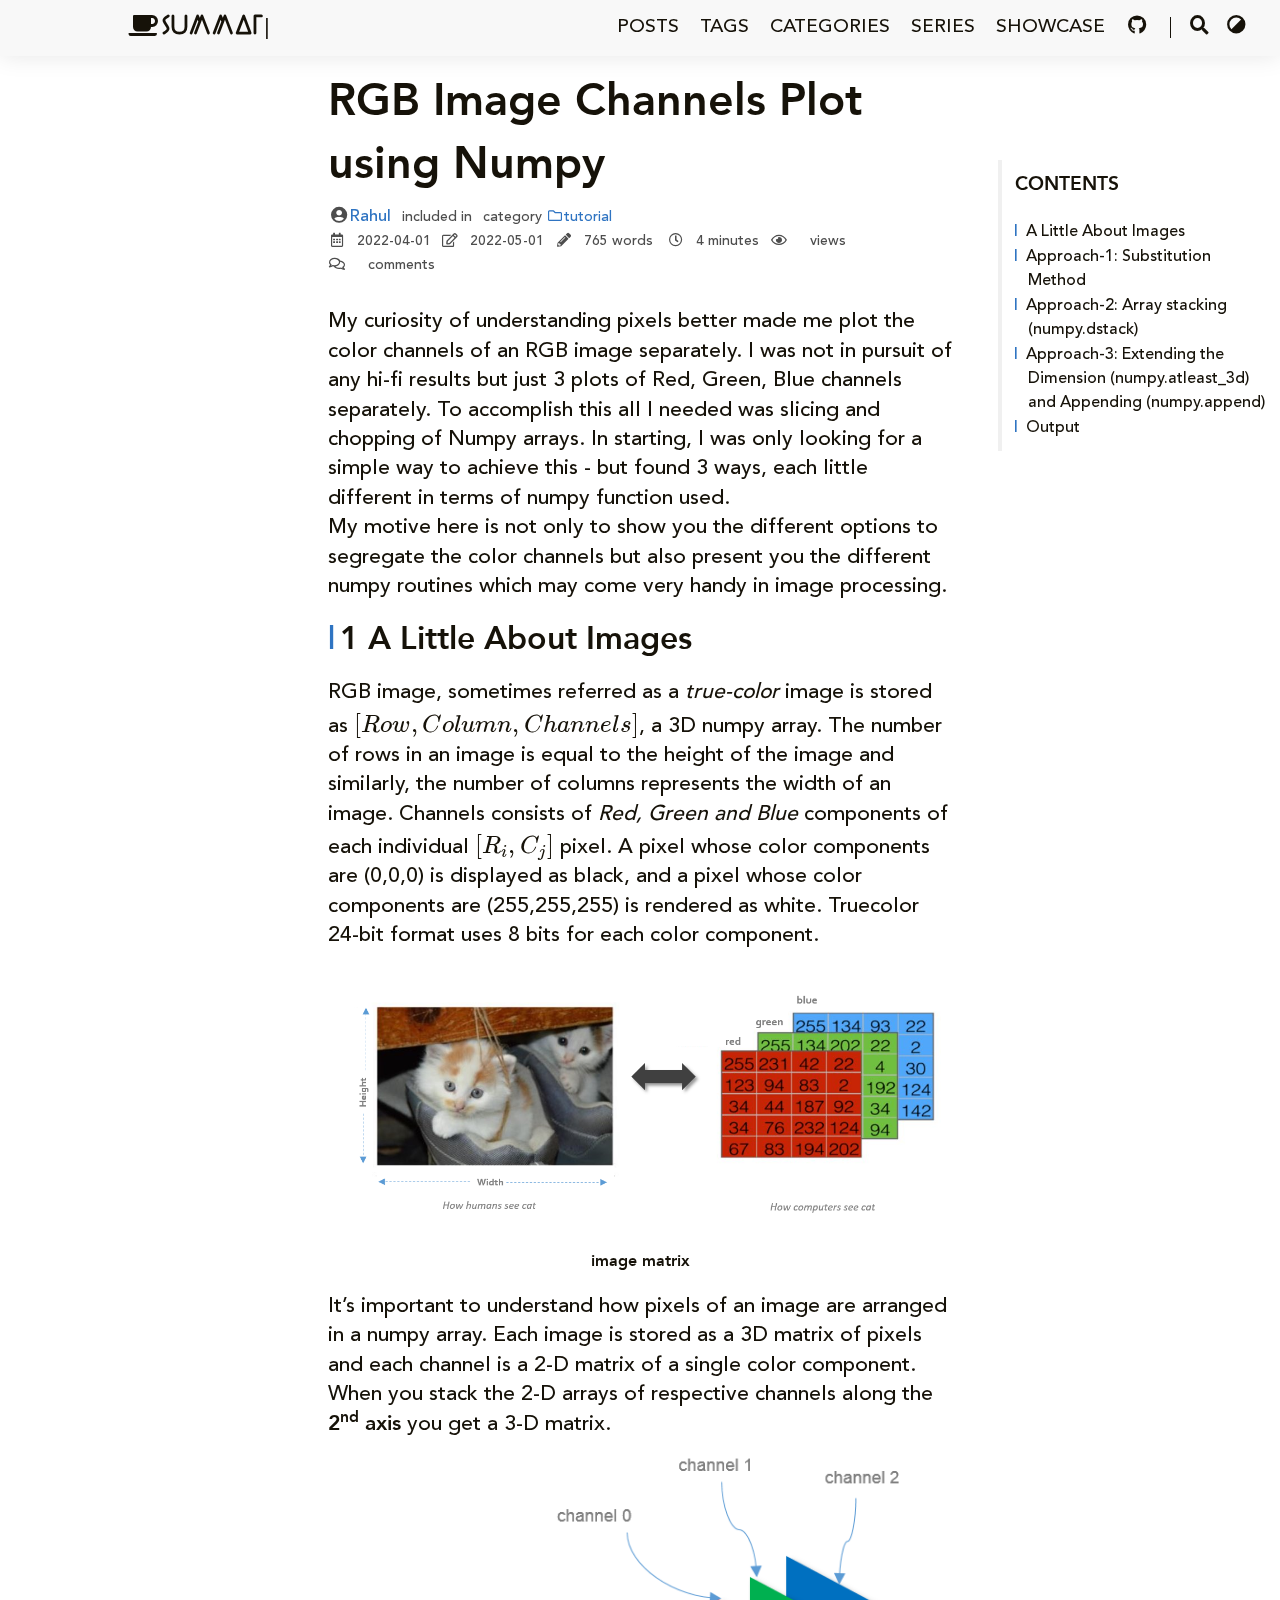
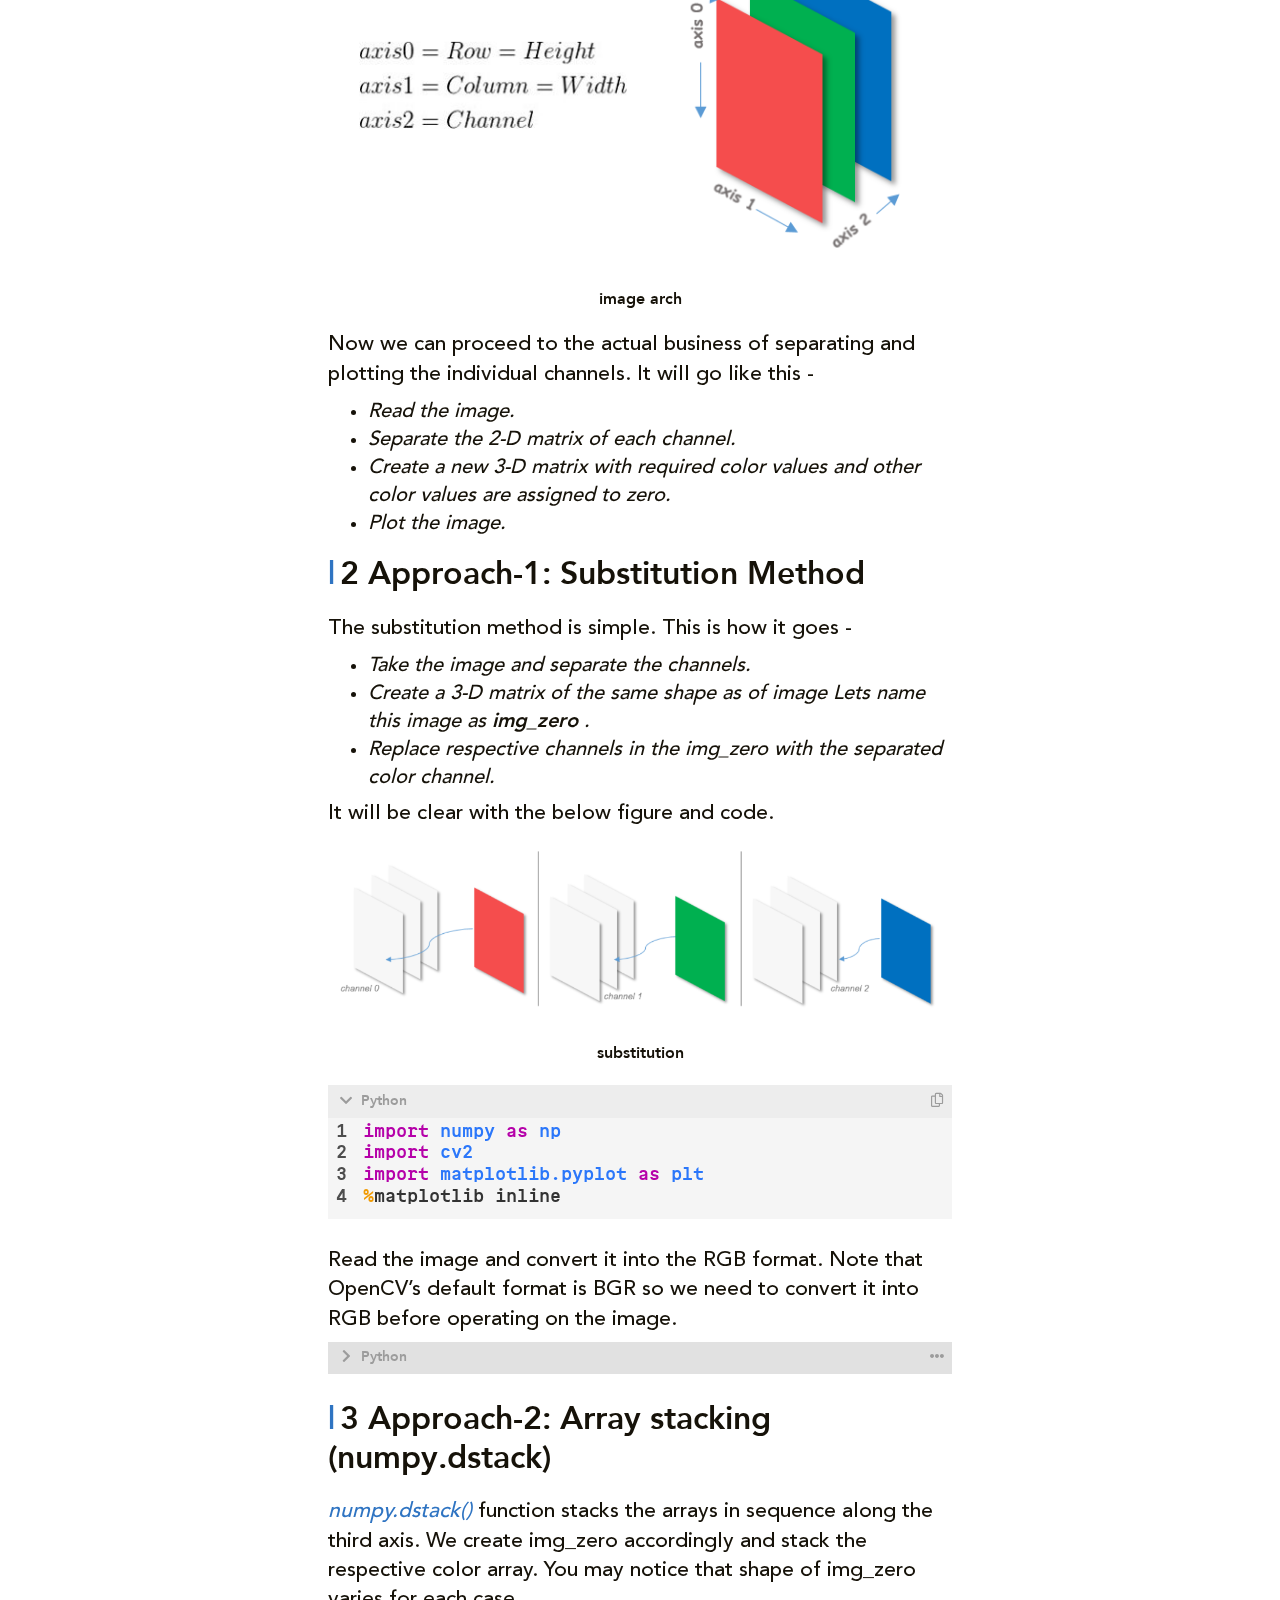
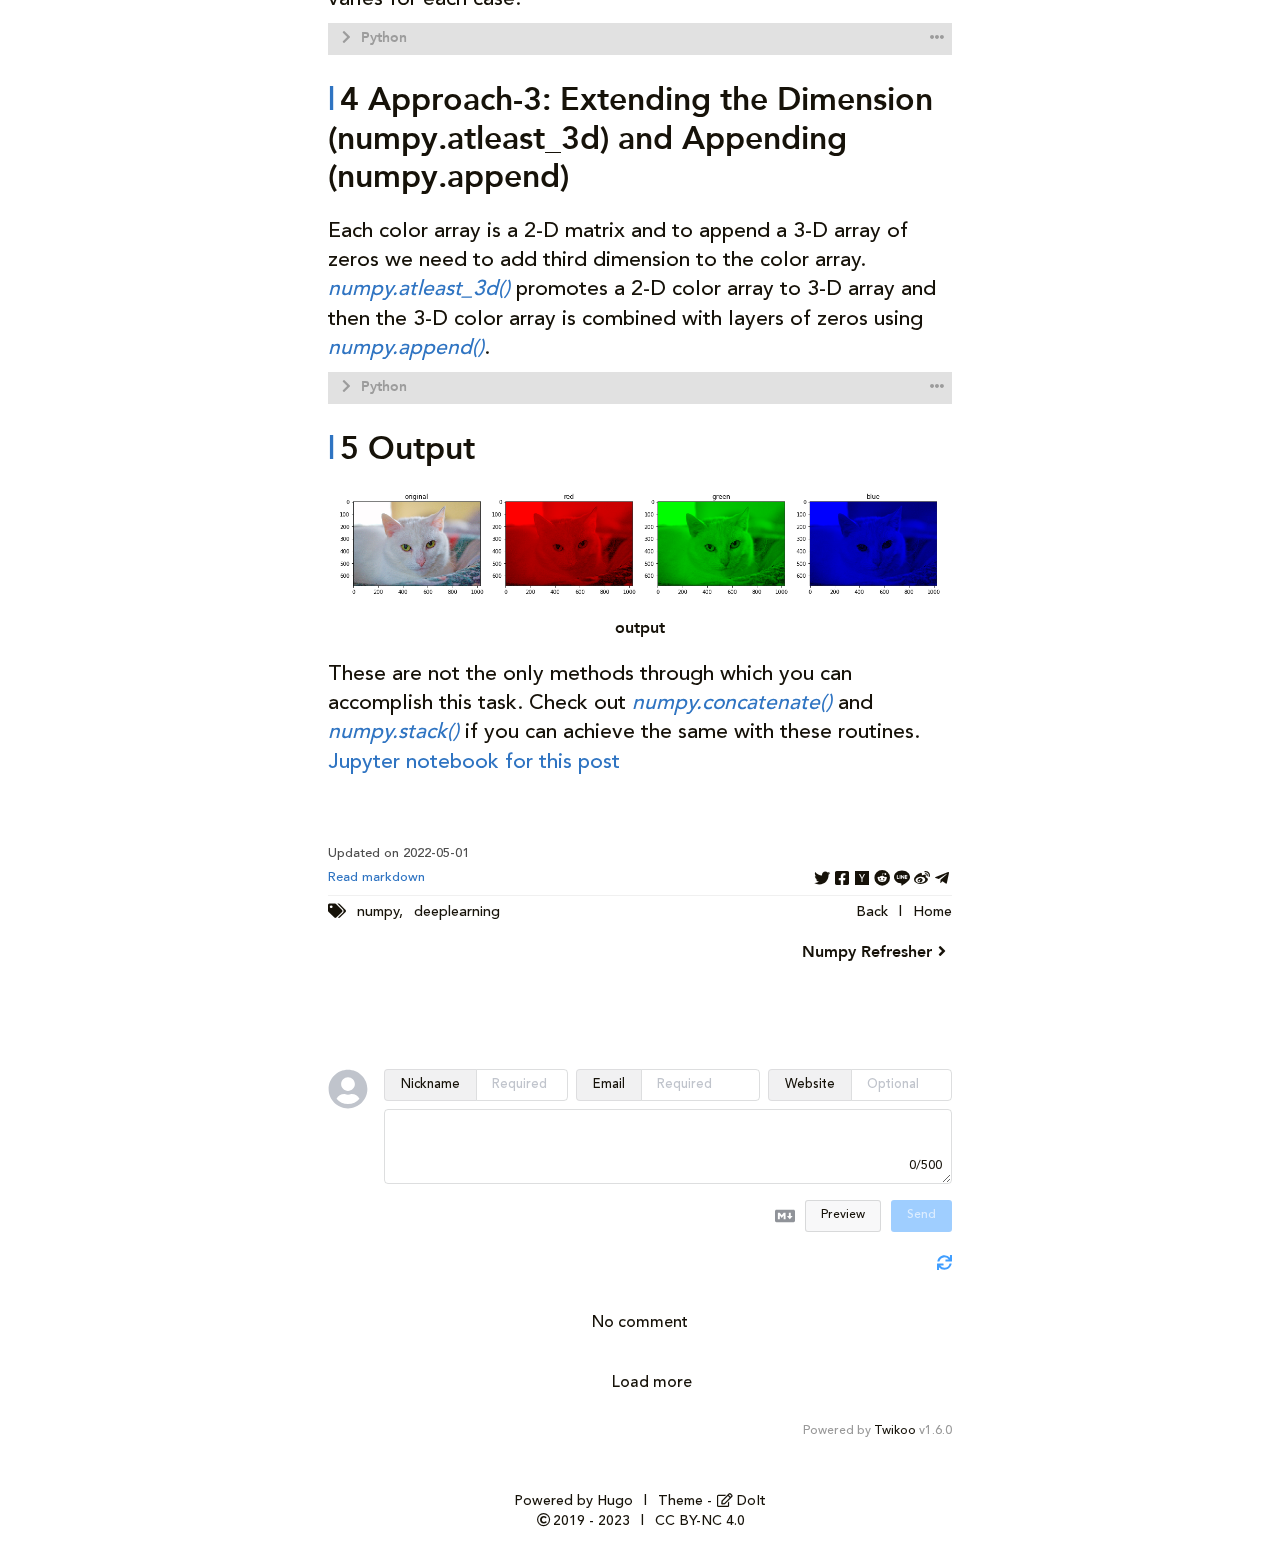
<file: channel/index.html>
<!DOCTYPE html>
<html lang="en">

<head>
    <meta charset="utf-8">
    <meta name="viewport" content="width=device-width, initial-scale=1">
    <meta name="robots" content="noodp" />
    <title class="pjax-title">RGB Image Channels Plot using Numpy - Summations</title><meta name="Description" content="This article shows the basic Markdown syntax and format."><meta property="og:title" content="RGB Image Channels Plot using Numpy" />
<meta property="og:description" content="This article shows the basic Markdown syntax and format." />
<meta property="og:type" content="article" />
<meta property="og:url" content="https://summations.github.io/channel/" /><meta property="og:image" content="https://summations.github.io/images/avatar.webp"/><meta property="article:section" content="posts" />
<meta property="article:published_time" content="2022-04-01T21:57:40+08:00" />
<meta property="article:modified_time" content="2022-05-01T16:45:40+08:00" /><meta property="og:site_name" content="Hugo DoIt Theme Documentation" />
<meta name="twitter:card" content="summary_large_image"/>
<meta name="twitter:image" content="https://summations.github.io/images/avatar.webp"/>

<meta name="twitter:title" content="RGB Image Channels Plot using Numpy"/>
<meta name="twitter:description" content="This article shows the basic Markdown syntax and format."/>
<meta name="application-name" content="Summations">
<meta name="apple-mobile-web-app-title" content="Summations">

<meta name="theme-color" content="#f8f8f8"><meta name="msapplication-TileColor" content="#da532c"><link rel="shortcut icon" type="image/x-icon" href="/favicon.ico" />
        <link rel="icon" type="image/png" sizes="32x32" href="/favicon-32x32.png">
        <link rel="icon" type="image/png" sizes="16x16" href="/favicon-16x16.png"><link rel="apple-touch-icon" sizes="180x180" href="/apple-touch-icon.png"><link rel="mask-icon" href="/safari-pinned-tab.svg" color="#5bbad5"><link rel="canonical" href="https://summations.github.io/channel/" /><link rel="next" href="https://summations.github.io/numpy/" /><link rel="stylesheet" href="/lib/normalize/normalize.min.css"><link rel="stylesheet" href="/css/style.min.css"><link rel="preload" as="style" onload="this.onload=null;this.rel='stylesheet'" href="/lib/fontawesome-free/all.min.css">
        <noscript><link rel="stylesheet" href="/lib/fontawesome-free/all.min.css"></noscript><link rel="preload" as="style" onload="this.onload=null;this.rel='stylesheet'" href="/lib/animate/animate.min.css">
        <noscript><link rel="stylesheet" href="/lib/animate/animate.min.css"></noscript><meta name="google-site-verification" content="MQ8DNu27ayX6B_4ObiEDK09vGr1fdy7kOAnbd09hJk4" /><script type="application/ld+json">
    {
        "@context": "http://schema.org",
        "@type": "BlogPosting",
        "headline": "RGB Image Channels Plot using Numpy",
        "inLanguage": "en",
        "mainEntityOfPage": {
            "@type": "WebPage",
            "@id": "https:\/\/summations.github.io\/channel\/"
        },"image": ["https:\/\/summations.github.io\/images\/Apple-Devices-Preview.png"],"genre": "posts","keywords": "numpy, deeplearning","wordcount":  765 ,
        "url": "https:\/\/summations.github.io\/channel\/","datePublished": "2022-04-01T21:57:40+08:00","dateModified": "2022-05-01T16:45:40+08:00","license": "This work is licensed under a Creative Commons Attribution-NonCommercial 4.0 International License.","publisher": {
            "@type": "Organization",
            "name": "xxxx","logo": {
                    "@type": "ImageObject",
                    "url": "https:\/\/summations.github.io\/images\/avatar.webp",
                    "width":  528 ,
                    "height":  560 
                }},"authors": [{
                    "@type": "Person",
                    "name": "Rahul"
                }],"description": "This article shows the basic Markdown syntax and format."
    }
    </script></head>

<body header-desktop="fixed" header-mobile="auto"><script type="text/javascript">
        function setTheme(theme) {document.body.setAttribute('theme', theme); document.documentElement.style.setProperty('color-scheme', theme === 'light' ? 'light' : 'dark');}
        function saveTheme(theme) {window.localStorage && localStorage.setItem('theme', theme);}
        function getMeta(metaName) {const metas = document.getElementsByTagName('meta'); for (let i = 0; i < metas.length; i++) if (metas[i].getAttribute('name') === metaName) return metas[i]; return '';}
        if (window.localStorage && localStorage.getItem('theme')) {let theme = localStorage.getItem('theme');theme === 'light' || theme === 'dark' || theme === 'black' ? setTheme(theme) : (window.matchMedia && window.matchMedia('(prefers-color-scheme: dark)').matches ? setTheme('dark') : setTheme('light')); } else { if ('light' === 'light' || 'light' === 'dark' || 'light' === 'black') setTheme('light'), saveTheme('light'); else saveTheme('auto'), window.matchMedia && window.matchMedia('(prefers-color-scheme: dark)').matches ? setTheme('dark') : setTheme('light');}
        let metaColors = {'light': '#f8f8f8','dark': '#252627','black': '#000000'}
        getMeta('theme-color').content = metaColors[document.body.getAttribute('theme')];
    </script>
    <div id="back-to-top"></div>
    <div id="mask"></div><div class="wrapper"><header class="desktop" id="header-desktop">
    <div class="header-wrapper">
        <div class="header-title">
            <a href="/" title="Summations"><span class="header-title-pre"><i class='fa fa-coffee'></i></span><span id="desktop-header-typeit" class="typeit"></span></a>
        </div>
        <div class="menu">
            <div class="menu-inner"><a class="menu-item" href="/"> Posts </a><a class="menu-item" href="/tags/"> Tags </a><a class="menu-item" href="/categories/"> Categories </a><a class="menu-item" href="/series/"> Series </a><a class="menu-item" href="/showcase/"> Showcase </a><a class="menu-item" href="https://github.com/pathakraul" title="GitHub" rel="noopener noreffer" target="_blank"><i class='fab fa-github fa-fw'></i>  </a><span class="menu-item delimiter"></span><span class="menu-item search" id="search-desktop">
                        <input type="text" placeholder="Search titles or contents..." id="search-input-desktop">
                        <a href="#" onclick="return false;" class="search-button search-toggle" id="search-toggle-desktop" title="Search">
                            <i class="fas fa-search fa-fw"></i>
                        </a>
                        <a href="#" onclick="return false;" class="search-button search-clear" id="search-clear-desktop" title="Clear">
                            <i class="fas fa-times-circle fa-fw"></i>
                        </a>
                        <span class="search-button search-loading" id="search-loading-desktop">
                            <i class="fas fa-spinner fa-fw fa-spin"></i>
                        </span>
                    </span><a href="#" onclick="return false;" class="menu-item theme-select" title="Switch Theme">
                    <i class="fas fa-adjust fa-fw"></i>
                    <select class="color-theme-select" id="theme-select-desktop" title="Switch Theme">
                        <option value="light">Light</option>
                        <option value="dark">Dark</option>
                        <option value="black">Black</option>
                        <option value="auto">Auto</option>
                    </select>
                </a></div>
        </div>
    </div>
</header><header class="mobile" id="header-mobile">
    <div class="header-container">
        <div class="header-wrapper">
            <div class="header-title">
                <a href="/" title="Summations"><span class="header-title-pre"><i class='fa fa-coffee'></i></span><span id="mobile-header-typeit" class="typeit"></span></a>
            </div>
            <div class="menu-toggle" id="menu-toggle-mobile">
                <span></span><span></span><span></span>
            </div>
        </div>
        <div class="menu" id="menu-mobile"><div class="search-wrapper">
                    <div class="search mobile" id="search-mobile">
                        <input type="text" placeholder="Search titles or contents..." id="search-input-mobile">
                        <a href="#" onclick="return false;" class="search-button search-toggle" id="search-toggle-mobile" title="Search">
                            <i class="fas fa-search fa-fw"></i>
                        </a>
                        <a href="#" onclick="return false;" class="search-button search-clear" id="search-clear-mobile" title="Clear">
                            <i class="fas fa-times-circle fa-fw"></i>
                        </a>
                        <span class="search-button search-loading" id="search-loading-mobile">
                            <i class="fas fa-spinner fa-fw fa-spin"></i>
                        </span>
                    </div>
                    <a href="#" onclick="return false;" class="search-cancel" id="search-cancel-mobile">
                        Cancel
                    </a>
                </div><a class="menu-item" href="/" title="">Posts</a><a class="menu-item" href="/tags/" title="">Tags</a><a class="menu-item" href="/categories/" title="">Categories</a><a class="menu-item" href="/series/" title="">Series</a><a class="menu-item" href="/showcase/" title="">Showcase</a><a class="menu-item" href="https://github.com/pathakraul" title="GitHub" rel="noopener noreffer" target="_blank"><i class='fab fa-github fa-fw'></i></a><a href="#" onclick="return false;" class="menu-item theme-select" title="Switch Theme">
                <i class="fas fa-adjust fa-fw"></i>
                <select class="color-theme-select" id="theme-select-mobile" title="Switch Theme">
                    <option value="light">Light</option>
                    <option value="dark">Dark</option>
                    <option value="black">Black</option>
                    <option value="auto">Auto</option>
                </select>
            </a></div>
    </div>
</header>
<div class="search-dropdown desktop">
    <div id="search-dropdown-desktop"></div>
</div>
<div class="search-dropdown mobile">
    <div id="search-dropdown-mobile"></div>
</div>
<main class="main">
            <div class="container"><div class="toc" id="toc-auto">
        <h2 class="toc-title">Contents</h2>
        <div class="toc-content" id="toc-content-auto"><nav id="TableOfContents">
  <ul>
    <li><a href="#a-little-about-images">A Little About Images</a></li>
    <li><a href="#approach-1-substitution-method">Approach-1: Substitution Method</a></li>
    <li><a href="#approach-2-array-stacking-numpydstack">Approach-2: Array stacking (numpy.dstack)</a></li>
    <li><a href="#approach-3-extending-the-dimension-numpyatleast_3d-and-appending-numpyappend">Approach-3: Extending the Dimension (numpy.atleast_3d) and Appending (numpy.append)</a></li>
    <li><a href="#output">Output</a></li>
  </ul>
</nav></div>
    </div><script>document.getElementsByTagName("main")[0].setAttribute("pageStyle", "normal")</script><script>document.getElementsByTagName("main")[0].setAttribute("autoTOC", "true")</script><article class="page single"><h1 class="single-title animate__animated animate__flipInX">RGB Image Channels Plot using Numpy</h1><div class="post-meta">
            <div class="post-meta-line">
                <span class="post-author"><span class='author'><i class="author fas fa-user-circle fa-fw"></i><span class='screen-reader-text'>  </span><a href='https://summations.github.io/authors/rahul'>Rahul</a></span>
                </span>&nbsp;<span class="post-category">included in </span>&nbsp;<span class="post-category">category <a href="/categories/tutorial/"><i class="far fa-folder fa-fw"></i>tutorial</a></span></div>
            <div class="post-meta-line"><i class="far fa-calendar-alt fa-fw"></i>&nbsp;<time datetime="2022-04-01">2022-04-01</time>&nbsp;<i class="far fa-edit fa-fw"></i>&nbsp;<time datetime="2022-05-01">2022-05-01</time>&nbsp;<i class="fas fa-pencil-alt fa-fw"></i>&nbsp;765 words&nbsp;
                <i class="far fa-clock fa-fw"></i>&nbsp;4 minutes&nbsp;<span id="/channel/" class="leancloud_visitors" data-flag-title="RGB Image Channels Plot using Numpy">
                        <i class="far fa-eye fa-fw"></i>&nbsp;<span class="leancloud-visitors-count" id=twikoo_visitors></span>&nbsp;views
                    </span>&nbsp;<span id="/channel/" class="comment_count" data-flag-title="RGB Image Channels Plot using Numpy">
                        <i class="far fa-comments fa-fw"></i>&nbsp;<span class="twikoo-comment-count" id="twikoo-comment-count"></span>&nbsp;comments
                    </span>&nbsp;</div>
        </div><div class="details toc" id="toc-static"  kept="">
                <div class="details-summary toc-title">
                    <span>Contents</span>
                    <span><i class="details-icon fas fa-angle-right"></i></span>
                </div>
                <div class="details-content toc-content" id="toc-content-static"><nav id="TableOfContents">
  <ul>
    <li><a href="#a-little-about-images">A Little About Images</a></li>
    <li><a href="#approach-1-substitution-method">Approach-1: Substitution Method</a></li>
    <li><a href="#approach-2-array-stacking-numpydstack">Approach-2: Array stacking (numpy.dstack)</a></li>
    <li><a href="#approach-3-extending-the-dimension-numpyatleast_3d-and-appending-numpyappend">Approach-3: Extending the Dimension (numpy.atleast_3d) and Appending (numpy.append)</a></li>
    <li><a href="#output">Output</a></li>
  </ul>
</nav></div>
            </div><div class="content" id="content"><p>My curiosity of understanding pixels better made me plot the color channels of an RGB image separately. I was not in pursuit of any hi-fi results but just 3 plots of Red, Green, Blue channels separately. To accomplish this all I needed was slicing and chopping of Numpy arrays. In starting, I was only looking for a simple way to achieve this - but found 3 ways, each little different in terms of numpy function used.</p>
<p>My motive here is not only to show you the different options to segregate the color channels but also present you the different numpy routines which may come very handy in image processing.</p>
<h2 id="a-little-about-images" class="headerLink">
    <a href="#a-little-about-images" class="header-mark"></a>1 A Little About Images</h2><p>RGB image, sometimes referred as a <em>true-color</em> image is stored as $ [Row, Column, Channels] $, a 3D numpy array. The number of rows in an image is equal to the height of the image and similarly, the number of columns represents the width of an image. Channels consists of <em>Red, Green and Blue</em> components of each individual $ [R_{i}, C_{j}] $ pixel. A pixel whose color components are (0,0,0) is displayed as black, and a pixel whose color components are (255,255,255) is rendered as white. Truecolor 24-bit format uses 8 bits for each color component.</p>
<figure><img src="image-matrix.png" width="900" height="862"/><figcaption>
            <h4>image matrix</h4>
        </figcaption>
</figure>

<p>It&rsquo;s important to understand how pixels of an image are arranged in a numpy array. Each image is stored as a 3D matrix of pixels and each channel is a 2-D matrix of a single color component. When you stack the 2-D arrays of respective channels along the <strong>2<sup>nd</sup> axis</strong> you get a 3-D matrix.</p>
<figure><img src="image-arch.png" width="600" height="600"/><figcaption>
            <h4>image arch</h4>
        </figcaption>
</figure>

<p>Now we can proceed to the actual business of separating and plotting the individual channels. It will go like this -</p>
<ul>
<li><em>Read the image.</em></li>
<li><em>Separate the 2-D matrix of each channel.</em></li>
<li><em>Create a new 3-D matrix with required color values and other color values are assigned to zero.</em></li>
<li><em>Plot the image.</em></li>
</ul>
<h2 id="approach-1-substitution-method" class="headerLink">
    <a href="#approach-1-substitution-method" class="header-mark"></a>2 Approach-1: Substitution Method</h2><p>The substitution method is simple. This is how it goes -</p>
<ul>
<li><em>Take the image and separate the channels.</em></li>
<li><em>Create a 3-D matrix of the same shape as of image Lets name this image as <strong>img_zero</strong> .</em></li>
<li><em>Replace respective channels in the img_zero with the separated color channel.</em></li>
</ul>
<p>It will be clear with the below figure and code.</p>
<figure><img src="substitution.png" width="1200" height="862"/><figcaption>
            <h4>substitution</h4>
        </figcaption>
</figure>

<div class="highlight"><div class="chroma">
<table class="lntable"><tr><td class="lntd">
<pre tabindex="0" class="chroma"><code><span class="lnt">1
</span><span class="lnt">2
</span><span class="lnt">3
</span><span class="lnt">4
</span></code></pre></td>
<td class="lntd">
<pre tabindex="0" class="chroma"><code class="language-python" data-lang="python"><span class="line"><span class="cl"><span class="kn">import</span> <span class="nn">numpy</span> <span class="k">as</span> <span class="nn">np</span>
</span></span><span class="line"><span class="cl"><span class="kn">import</span> <span class="nn">cv2</span>
</span></span><span class="line"><span class="cl"><span class="kn">import</span> <span class="nn">matplotlib.pyplot</span> <span class="k">as</span> <span class="nn">plt</span>
</span></span><span class="line"><span class="cl"><span class="o">%</span><span class="n">matplotlib</span> <span class="n">inline</span>
</span></span></code></pre></td></tr></table>
</div>
</div><p>Read the image and convert it into the RGB format. Note that OpenCV&rsquo;s default format is BGR so we need to convert it into RGB before operating on the image.</p>
<div class="highlight"><div class="chroma">
<table class="lntable"><tr><td class="lntd">
<pre tabindex="0" class="chroma"><code><span class="lnt"> 1
</span><span class="lnt"> 2
</span><span class="lnt"> 3
</span><span class="lnt"> 4
</span><span class="lnt"> 5
</span><span class="lnt"> 6
</span><span class="lnt"> 7
</span><span class="lnt"> 8
</span><span class="lnt"> 9
</span><span class="lnt">10
</span><span class="lnt">11
</span><span class="lnt">12
</span><span class="lnt">13
</span><span class="lnt">14
</span><span class="lnt">15
</span><span class="lnt">16
</span><span class="lnt">17
</span></code></pre></td>
<td class="lntd">
<pre tabindex="0" class="chroma"><code class="language-python" data-lang="python"><span class="line"><span class="cl"><span class="n">img</span> <span class="o">=</span> <span class="n">cv2</span><span class="o">.</span><span class="n">imread</span><span class="p">(</span><span class="s1">&#39;images/my_image2.jpg&#39;</span><span class="p">)</span>
</span></span><span class="line"><span class="cl"><span class="n">img</span> <span class="o">=</span> <span class="n">cv2</span><span class="o">.</span><span class="n">cvtColor</span><span class="p">(</span><span class="n">img</span><span class="p">,</span> <span class="n">cv2</span><span class="o">.</span><span class="n">COLOR_BGR2RGB</span><span class="p">)</span>
</span></span><span class="line"><span class="cl">
</span></span><span class="line"><span class="cl"><span class="n">zeros</span> <span class="o">=</span> <span class="n">np</span><span class="o">.</span><span class="n">zeros</span><span class="p">((</span><span class="n">img</span><span class="o">.</span><span class="n">shape</span><span class="p">[</span><span class="mi">0</span><span class="p">],</span> <span class="n">img</span><span class="o">.</span><span class="n">shape</span><span class="p">[</span><span class="mi">1</span><span class="p">],</span> <span class="mi">3</span><span class="p">),</span> <span class="n">dtype</span><span class="o">=</span><span class="s1">&#39;uint8&#39;</span><span class="p">)</span>
</span></span><span class="line"><span class="cl">
</span></span><span class="line"><span class="cl"><span class="n">r</span> <span class="o">=</span> <span class="n">img</span><span class="p">[:,:,</span><span class="mi">0</span><span class="p">]</span>
</span></span><span class="line"><span class="cl"><span class="n">b</span> <span class="o">=</span> <span class="n">img</span><span class="p">[:,:,</span><span class="mi">1</span><span class="p">]</span>
</span></span><span class="line"><span class="cl"><span class="n">g</span> <span class="o">=</span> <span class="n">img</span><span class="p">[:,:,</span><span class="mi">2</span><span class="p">]</span>
</span></span><span class="line"><span class="cl">
</span></span><span class="line"><span class="cl"><span class="n">img_red</span> <span class="o">=</span> <span class="n">np</span><span class="o">.</span><span class="n">copy</span><span class="p">(</span><span class="n">zeros</span><span class="p">)</span>
</span></span><span class="line"><span class="cl"><span class="n">img_red</span><span class="p">[:,:,</span><span class="mi">0</span><span class="p">]</span> <span class="o">=</span> <span class="n">red</span>
</span></span><span class="line"><span class="cl">
</span></span><span class="line"><span class="cl"><span class="n">img_green</span> <span class="o">=</span> <span class="n">np</span><span class="o">.</span><span class="n">copy</span><span class="p">(</span><span class="n">zeros</span><span class="p">)</span>
</span></span><span class="line"><span class="cl"><span class="n">img_green</span><span class="p">[:,:,</span><span class="mi">1</span><span class="p">]</span> <span class="o">=</span> <span class="n">green</span>
</span></span><span class="line"><span class="cl">
</span></span><span class="line"><span class="cl"><span class="n">img_blue</span> <span class="o">=</span> <span class="n">np</span><span class="o">.</span><span class="n">copy</span><span class="p">(</span><span class="n">zeros</span><span class="p">)</span>
</span></span><span class="line"><span class="cl"><span class="n">img_blue</span><span class="p">[:,:,</span><span class="mi">2</span><span class="p">]</span> <span class="o">=</span> <span class="n">blue</span>
</span></span></code></pre></td></tr></table>
</div>
</div><h2 id="approach-2-array-stacking-numpydstack" class="headerLink">
    <a href="#approach-2-array-stacking-numpydstack" class="header-mark"></a>3 Approach-2: Array stacking (numpy.dstack)</h2><p><a href="https://numpy.org/doc/stable/reference/generated/numpy.dstack.html#numpy-dstack" target="_blank" rel="noopener noreffer"><em>numpy.dstack()</em></a> function stacks the arrays in sequence along the third axis. We create img_zero accordingly and stack the respective color array. You may notice that shape of img_zero varies for each case.</p>
<div class="highlight"><div class="chroma">
<table class="lntable"><tr><td class="lntd">
<pre tabindex="0" class="chroma"><code><span class="lnt"> 1
</span><span class="lnt"> 2
</span><span class="lnt"> 3
</span><span class="lnt"> 4
</span><span class="lnt"> 5
</span><span class="lnt"> 6
</span><span class="lnt"> 7
</span><span class="lnt"> 8
</span><span class="lnt"> 9
</span><span class="lnt">10
</span><span class="lnt">11
</span><span class="lnt">12
</span><span class="lnt">13
</span><span class="lnt">14
</span><span class="lnt">15
</span><span class="lnt">16
</span><span class="lnt">17
</span><span class="lnt">18
</span></code></pre></td>
<td class="lntd">
<pre tabindex="0" class="chroma"><code class="language-python" data-lang="python"><span class="line"><span class="cl"><span class="k">def</span> <span class="nf">red_channel_image</span><span class="p">(</span><span class="n">img</span><span class="p">):</span>
</span></span><span class="line"><span class="cl">    <span class="n">red</span> <span class="o">=</span> <span class="n">img</span><span class="p">[:,:,</span><span class="mi">0</span><span class="p">]</span>
</span></span><span class="line"><span class="cl">    <span class="n">img_zero</span> <span class="o">=</span> <span class="n">np</span><span class="o">.</span><span class="n">zeros</span><span class="p">((</span><span class="n">red</span><span class="o">.</span><span class="n">shape</span><span class="p">[</span><span class="mi">0</span><span class="p">],</span> <span class="n">red</span><span class="o">.</span><span class="n">shape</span><span class="p">[</span><span class="mi">1</span><span class="p">],</span> <span class="mi">2</span><span class="p">),</span> <span class="n">dtype</span><span class="o">=</span><span class="s1">&#39;uint8&#39;</span><span class="p">)</span>
</span></span><span class="line"><span class="cl">    <span class="n">img_red</span> <span class="o">=</span> <span class="n">np</span><span class="o">.</span><span class="n">dstack</span><span class="p">(</span><span class="n">img_red</span><span class="p">,</span> <span class="n">zero</span><span class="p">))</span>
</span></span><span class="line"><span class="cl">    <span class="k">return</span> <span class="n">img_red</span>
</span></span><span class="line"><span class="cl">
</span></span><span class="line"><span class="cl"><span class="k">def</span> <span class="nf">green_channel_image</span><span class="p">(</span><span class="n">img</span><span class="p">):</span>
</span></span><span class="line"><span class="cl">    <span class="n">green</span> <span class="o">=</span> <span class="n">img</span><span class="p">[:,:,</span><span class="mi">1</span><span class="p">]</span>
</span></span><span class="line"><span class="cl">    <span class="n">img_zero</span> <span class="o">=</span> <span class="n">np</span><span class="o">.</span><span class="n">zeros</span><span class="p">((</span><span class="n">green</span><span class="o">.</span><span class="n">shape</span><span class="p">[</span><span class="mi">0</span><span class="p">],</span> <span class="n">green</span><span class="o">.</span><span class="n">shape</span><span class="p">[</span><span class="mi">1</span><span class="p">],</span> <span class="mi">1</span><span class="p">),</span> <span class="n">dtype</span><span class="o">=</span><span class="s1">&#39;uint8&#39;</span><span class="p">)</span>
</span></span><span class="line"><span class="cl">    <span class="n">tmp</span> <span class="o">=</span> <span class="n">np</span><span class="o">.</span><span class="n">dstack</span><span class="p">((</span><span class="n">img_zero</span><span class="p">,</span> <span class="n">green</span><span class="p">))</span>
</span></span><span class="line"><span class="cl">    <span class="n">img_green</span> <span class="o">=</span> <span class="n">np</span><span class="o">.</span><span class="n">dstack</span><span class="p">((</span><span class="n">tmp</span><span class="p">,</span> <span class="n">zero</span><span class="p">))</span>
</span></span><span class="line"><span class="cl">    <span class="k">return</span> <span class="n">img_green</span>
</span></span><span class="line"><span class="cl">
</span></span><span class="line"><span class="cl"><span class="k">def</span> <span class="nf">blue_channel_image</span><span class="p">(</span><span class="n">img</span><span class="p">):</span>
</span></span><span class="line"><span class="cl">    <span class="n">blue</span> <span class="o">=</span> <span class="n">img</span><span class="p">[:,:,</span><span class="mi">2</span><span class="p">]</span>
</span></span><span class="line"><span class="cl">    <span class="n">img_zero</span> <span class="o">=</span> <span class="n">np</span><span class="o">.</span><span class="n">zeros</span><span class="p">((</span><span class="n">blue</span><span class="o">.</span><span class="n">shape</span><span class="p">[</span><span class="mi">0</span><span class="p">],</span> <span class="n">blue</span><span class="o">.</span><span class="n">shape</span><span class="p">[</span><span class="mi">1</span><span class="p">],</span> <span class="mi">2</span><span class="p">),</span> <span class="n">dtype</span><span class="o">=</span><span class="s1">&#39;uint8&#39;</span><span class="p">)</span>
</span></span><span class="line"><span class="cl">    <span class="n">img_blue</span> <span class="o">=</span> <span class="n">np</span><span class="o">.</span><span class="n">dstack</span><span class="p">((</span><span class="n">img_zero</span><span class="p">,</span><span class="n">blue</span><span class="p">))</span>
</span></span><span class="line"><span class="cl">    <span class="k">return</span> <span class="n">img_blue</span>
</span></span></code></pre></td></tr></table>
</div>
</div><h2 id="approach-3-extending-the-dimension-numpyatleast_3d-and-appending-numpyappend" class="headerLink">
    <a href="#approach-3-extending-the-dimension-numpyatleast_3d-and-appending-numpyappend" class="header-mark"></a>4 Approach-3: Extending the Dimension (numpy.atleast_3d) and Appending (numpy.append)</h2><p>Each color array is a 2-D matrix and to append a 3-D array of zeros we need to add third dimension to the color array.
<a href="https://docs.scipy.org/doc/numpy/reference/generated/numpy.atleast_3d.html" target="_blank" rel="noopener noreffer"><em>numpy.atleast_3d()</em></a> promotes a 2-D color array to 3-D array and then the 3-D color array is combined with layers of zeros using <a href="https://docs.scipy.org/doc/numpy/reference/generated/numpy.append.html" target="_blank" rel="noopener noreffer"><em>numpy.append()</em></a>.</p>
<div class="highlight"><div class="chroma">
<table class="lntable"><tr><td class="lntd">
<pre tabindex="0" class="chroma"><code><span class="lnt"> 1
</span><span class="lnt"> 2
</span><span class="lnt"> 3
</span><span class="lnt"> 4
</span><span class="lnt"> 5
</span><span class="lnt"> 6
</span><span class="lnt"> 7
</span><span class="lnt"> 8
</span><span class="lnt"> 9
</span><span class="lnt">10
</span><span class="lnt">11
</span><span class="lnt">12
</span><span class="lnt">13
</span><span class="lnt">14
</span><span class="lnt">15
</span><span class="lnt">16
</span><span class="lnt">17
</span><span class="lnt">18
</span><span class="lnt">19
</span></code></pre></td>
<td class="lntd">
<pre tabindex="0" class="chroma"><code class="language-python" data-lang="python"><span class="line"><span class="cl"><span class="k">def</span> <span class="nf">red_channel_image</span><span class="p">(</span><span class="n">img</span><span class="p">):</span>
</span></span><span class="line"><span class="cl">    <span class="n">red</span> <span class="o">=</span> <span class="n">img</span><span class="p">[:,:,</span><span class="mi">0</span><span class="p">]</span>
</span></span><span class="line"><span class="cl">    <span class="n">zeros</span> <span class="o">=</span> <span class="n">np</span><span class="o">.</span><span class="n">zeros</span><span class="p">((</span><span class="n">red</span><span class="o">.</span><span class="n">shape</span><span class="p">[</span><span class="mi">0</span><span class="p">],</span> <span class="n">red</span><span class="o">.</span><span class="n">shape</span><span class="p">[</span><span class="mi">1</span><span class="p">],</span> <span class="mi">1</span><span class="p">),</span> <span class="n">dtype</span><span class="o">=</span><span class="s1">&#39;uint8&#39;</span><span class="p">)</span>
</span></span><span class="line"><span class="cl">    <span class="n">tmp</span> <span class="o">=</span> <span class="n">np</span><span class="o">.</span><span class="n">append</span><span class="p">(</span><span class="n">np</span><span class="o">.</span><span class="n">atleast_3d</span><span class="p">(</span><span class="n">red</span><span class="p">),</span> <span class="n">zeros</span><span class="p">,</span> <span class="n">axis</span><span class="o">=</span><span class="mi">2</span><span class="p">)</span>
</span></span><span class="line"><span class="cl">    <span class="n">img_red</span> <span class="o">=</span> <span class="n">np</span><span class="o">.</span><span class="n">append</span><span class="p">(</span><span class="n">tmp</span><span class="p">,</span> <span class="n">zeros</span><span class="p">,</span> <span class="n">axis</span><span class="o">=</span><span class="mi">2</span><span class="p">)</span>
</span></span><span class="line"><span class="cl">    <span class="k">return</span> <span class="n">img_red</span>
</span></span><span class="line"><span class="cl">
</span></span><span class="line"><span class="cl"><span class="k">def</span> <span class="nf">green_channel_image</span><span class="p">(</span><span class="n">img</span><span class="p">):</span>
</span></span><span class="line"><span class="cl">    <span class="n">green</span> <span class="o">=</span> <span class="n">img</span><span class="p">[:,:,</span><span class="mi">1</span><span class="p">]</span>
</span></span><span class="line"><span class="cl">    <span class="n">zeros</span> <span class="o">=</span> <span class="n">np</span><span class="o">.</span><span class="n">zeros</span><span class="p">((</span><span class="n">green</span><span class="o">.</span><span class="n">shape</span><span class="p">[</span><span class="mi">0</span><span class="p">],</span> <span class="n">green</span><span class="o">.</span><span class="n">shape</span><span class="p">[</span><span class="mi">1</span><span class="p">],</span> <span class="mi">1</span><span class="p">),</span> <span class="n">dtype</span><span class="o">=</span><span class="s1">&#39;uint8&#39;</span><span class="p">)</span>
</span></span><span class="line"><span class="cl">    <span class="n">tmp</span> <span class="o">=</span> <span class="n">np</span><span class="o">.</span><span class="n">append</span><span class="p">(</span><span class="n">zeros</span><span class="p">,</span> <span class="n">np</span><span class="o">.</span><span class="n">atleast_3d</span><span class="p">(</span><span class="n">green</span><span class="p">),</span> <span class="n">axis</span><span class="o">=</span><span class="mi">2</span><span class="p">)</span>
</span></span><span class="line"><span class="cl">    <span class="n">img_green</span> <span class="o">=</span> <span class="n">np</span><span class="o">.</span><span class="n">append</span><span class="p">(</span><span class="n">tmp</span><span class="p">,</span> <span class="n">zeros</span><span class="p">,</span> <span class="n">axis</span><span class="o">=</span><span class="mi">2</span><span class="p">)</span>
</span></span><span class="line"><span class="cl">    <span class="k">return</span> <span class="n">img_green</span>
</span></span><span class="line"><span class="cl">
</span></span><span class="line"><span class="cl"><span class="k">def</span> <span class="nf">blue_channel_image</span><span class="p">(</span><span class="n">img</span><span class="p">):</span>
</span></span><span class="line"><span class="cl">    <span class="n">blue</span> <span class="o">=</span> <span class="n">img</span><span class="p">[:,:,</span><span class="mi">2</span><span class="p">]</span>
</span></span><span class="line"><span class="cl">    <span class="n">zeros</span> <span class="o">=</span> <span class="n">np</span><span class="o">.</span><span class="n">zeros</span><span class="p">((</span><span class="n">blue</span><span class="o">.</span><span class="n">shape</span><span class="p">[</span><span class="mi">0</span><span class="p">],</span> <span class="n">blue</span><span class="o">.</span><span class="n">shape</span><span class="p">[</span><span class="mi">1</span><span class="p">],</span> <span class="mi">2</span><span class="p">),</span> <span class="n">dtype</span><span class="o">=</span><span class="s1">&#39;uint8&#39;</span><span class="p">)</span>
</span></span><span class="line"><span class="cl">    <span class="n">img_blue</span> <span class="o">=</span> <span class="n">np</span><span class="o">.</span><span class="n">append</span><span class="p">(</span><span class="n">zeros</span><span class="p">,</span> <span class="n">np</span><span class="o">.</span><span class="n">atleast_3d</span><span class="p">(</span><span class="n">blue</span><span class="p">),</span> <span class="n">axis</span><span class="o">=</span><span class="mi">2</span><span class="p">)</span>
</span></span><span class="line"><span class="cl">    <span class="k">return</span> <span class="n">img_blue</span>
</span></span></code></pre></td></tr></table>
</div>
</div><h2 id="output" class="headerLink">
    <a href="#output" class="header-mark"></a>5 Output</h2><figure><img src="output.png" width="1200" height="862"/><figcaption>
            <h4>output</h4>
        </figcaption>
</figure>

<p>These are not the only methods through which you can accomplish this task. Check out <a href="https://docs.scipy.org/doc/numpy/reference/generated/numpy.concatenate.html" target="_blank" rel="noopener noreffer"><em>numpy.concatenate()</em></a> and <a href="https://docs.scipy.org/doc/numpy/reference/generated/numpy.stack.html" target="_blank" rel="noopener noreffer"><em>numpy.stack()</em></a> if you can achieve the same with these routines.</p>
<p><a href="https://github.com/rahulpathakml/codesnippets/blob/master/numpy/color-channel-plot.ipynb" target="_blank" rel="noopener noreffer">Jupyter notebook for this post</a></p>
</div>

        <div class="post-footer" id="post-footer">
    <div class="post-info">
        <div class="post-info-line">
            <div class="post-info-mod">
                <span>Updated on 2022-05-01</span>
            </div>
            <div class="post-info-license"></div>
        </div>
        <div class="post-info-line">
            <div class="post-info-md"><span><a class="link-to-mardown" href=/channel/index.md target="_blank" rel="noopener noreferrer">Read markdown</a>
                    </span></div>
            <div class="post-info-share">
                <span><a href="#" onclick="return false;" title="Share on Twitter" data-sharer="twitter" data-url="https://summations.github.io/channel/" data-title="RGB Image Channels Plot using Numpy" data-via="pathakraul" data-hashtags="numpy,deeplearning"><i class="fab fa-twitter fa-fw"></i></a><a href="#" onclick="return false;" title="Share on Facebook" data-sharer="facebook" data-url="https://summations.github.io/channel/" data-hashtag="numpy"><i class="fab fa-facebook-square fa-fw"></i></a><a href="#" onclick="return false;" title="Share on Hacker News" data-sharer="hackernews" data-url="https://summations.github.io/channel/" data-title="RGB Image Channels Plot using Numpy"><i class="fab fa-hacker-news fa-fw"></i></a><a href="#" onclick="return false;" title="Share on Reddit" data-sharer="reddit" data-url="https://summations.github.io/channel/"><i class="fab fa-reddit fa-fw"></i></a><a href="#" onclick="return false;" title="Share on Line" data-sharer="line" data-url="https://summations.github.io/channel/" data-title="RGB Image Channels Plot using Numpy"><i data-svg-src="/lib/simple-icons/icons/line.min.svg"></i></a><a href="#" onclick="return false;" title="Share on 微博" data-sharer="weibo" data-url="https://summations.github.io/channel/" data-title="RGB Image Channels Plot using Numpy"><i class="fab fa-weibo fa-fw"></i></a><a href="#" onclick="return false;" title="Share on Telegram" data-sharer="telegram" data-url="https://summations.github.io/channel/" data-title="RGB Image Channels Plot using Numpy" data-web><i class="fab fa-telegram-plane fa-fw"></i></a></span>
            </div>
        </div>
    </div>

    <div class="post-info-more">
        <section class="post-tags"><i class="fas fa-tags fa-fw"></i>&nbsp;<a href="/tags/numpy/">numpy</a>,&nbsp;<a href="/tags/deeplearning/">deeplearning</a></section>
        <section>
            <span><a href="javascript:void(0);" onclick="window.history.back();">Back</a></span>&nbsp;|&nbsp;<span><a href="/">Home</a></span>
        </section>
    </div>

    <div class="post-nav">
            <a href="/numpy/" class="next" rel="next" title="Numpy Refresher">Numpy Refresher<i class="fas fa-angle-right fa-fw"></i></a></div>
</div>
<div id="comments"><div id="disqus_thread" class="comment"></div><noscript>
                Please enable JavaScript to view the comments powered by <a href="https://disqus.com/?ref_noscript">Disqus</a>.
            </noscript><div id="twikoo"></div><noscript>
                Please enable JavaScript to view the comments powered by <a href="https://twikoo.js.org/">Twikoo</a>.
            </noscript></div></article></div>
        </main><footer class="footer">
        <div class="footer-container"><div class="footer-line">
                    Powered by <a href="https://gohugo.io/" target="_blank" rel="noopener noreffer" title="Hugo 0.113.0">Hugo</a>&nbsp;|&nbsp;Theme - <a href="https://github.com/HEIGE-PCloud/DoIt" target="_blank" rel="noopener noreffer" title="DoIt 0.2.13"><i class="far fa-edit fa-fw"></i> DoIt</a>
                </div><div class="footer-line"><i class="far fa-copyright fa-fw"></i><span itemprop="copyrightYear">2019 - 2023</span>&nbsp;|&nbsp;<span class="license"><a rel="license external nofollow noopener noreffer" href="https://creativecommons.org/licenses/by-nc/4.0/" target="_blank">CC BY-NC 4.0</a></span></div>
            <div class="footer-line"></div>
            <div class="footer-line">
            </div>
        </div></footer></div>

    <div id="fixed-buttons"><a href="#back-to-top" id="back-to-top-button" class="fixed-button" title="Back to Top">
            <i class="fas fa-arrow-up fa-fw"></i>
        </a><a href="#" id="view-comments" class="fixed-button" title="View Comments">
            <i class="fas fa-comment fa-fw"></i>
        </a>
    </div><div class="assets"><script type="text/javascript" src="/lib/autocomplete/autocomplete.min.js"></script><script type="text/javascript" src="/lib/algoliasearch/algoliasearch-lite.umd.min.js"></script><script type="text/javascript" src="/lib/lazysizes/lazysizes.min.js"></script><script type="text/javascript" src="/lib/tablesort/tablesort.min.js"></script><script type="text/javascript" src="/lib/topbar/topbar.min.js"></script><script type="text/javascript" src="/lib/pjax/pjax.min.js"></script><script type="text/javascript" src="/js/theme.min.js" defer></script>
<script async src="https://www.googletagmanager.com/gtag/js?id=G-CQHCBBKTDX"></script>
<script>
  window.dataLayer = window.dataLayer || [];
  function gtag(){dataLayer.push(arguments);}
  gtag('js', new Date());

  gtag('config', 'G-CQHCBBKTDX');
</script>
</div>

<div class="pjax-assets"><script type="text/javascript">window.config={"code":{"copyTitle":"Copy to clipboard","maxShownLines":10},"comment":{"twikoo":{"commentCount":true,"el":"#twikoo","envId":"https://doit-docs-comment-twikoo.vercel.app/","lang":"en"}},"data":{"desktop-header-typeit":"SUMMATIONS","mobile-header-typeit":"SUMMATIONS"},"lightGallery":{"actualSize":false,"exThumbImage":"data-thumbnail","hideBarsDelay":2000,"selector":".lightgallery","speed":400,"thumbContHeight":80,"thumbWidth":80,"thumbnail":true},"math":{"delimiters":[{"display":true,"left":"$$","right":"$$"},{"display":true,"left":"\\[","right":"\\]"},{"display":false,"left":"$","right":"$"},{"display":false,"left":"\\(","right":"\\)"}],"strict":false},"search":{"algoliaAppID":"5YGRNRQK1G","algoliaIndex":"en_index","algoliaSearchKey":"0ff6874805de24b84aa1d5ebccad56cd","highlightTag":"em","maxResultLength":10,"noResultsFound":"No results found","snippetLength":300,"type":"algolia"},"sharerjs":true,"table":{"sort":true},"typeit":{"cursorChar":"|","cursorSpeed":1000,"data":{"desktop-header-typeit":["desktop-header-typeit"],"mobile-header-typeit":["mobile-header-typeit"]},"duration":-1,"speed":100}};</script><script type="text/javascript" src="https://summations.disqus.com/embed.js" defer></script><script type="text/javascript" src="/lib/twikoo/twikoo.all.min.js" defer></script><script type="text/javascript" src="/js/twikoo.min.js" defer></script><script type="text/javascript" src="/lib/lightgallery/lightgallery.min.js"></script><script type="text/javascript" src="/lib/lightgallery/lg-thumbnail.min.js"></script><script type="text/javascript" src="/lib/lightgallery/lg-zoom.min.js"></script><script type="text/javascript" src="/lib/clipboard/clipboard.min.js"></script><script type="text/javascript" src="/lib/sharer/sharer.min.js"></script><script type="text/javascript" src="/lib/typeit/typeit.min.js"></script><script type="text/javascript" src="/lib/katex/katex.min.js" defer></script><script type="text/javascript" src="/lib/katex/auto-render.min.js" defer></script><script type="text/javascript" src="/lib/katex/copy-tex.min.js" defer></script><script type="text/javascript" src="/lib/katex/mhchem.min.js" defer></script><script type="text/javascript" src="/js/katex.min.js" defer></script><link rel="stylesheet" href="/lib/lightgallery/lightgallery.min.css"><link rel="stylesheet" href="/lib/katex/katex.min.css"><link rel="preload" as="style" onload="this.onload=null;this.rel='stylesheet'" href="/lib/katex/copy-tex.min.css">
        <noscript><link rel="stylesheet" href="/lib/katex/copy-tex.min.css"></noscript></div>
</body>

</html>
</file>
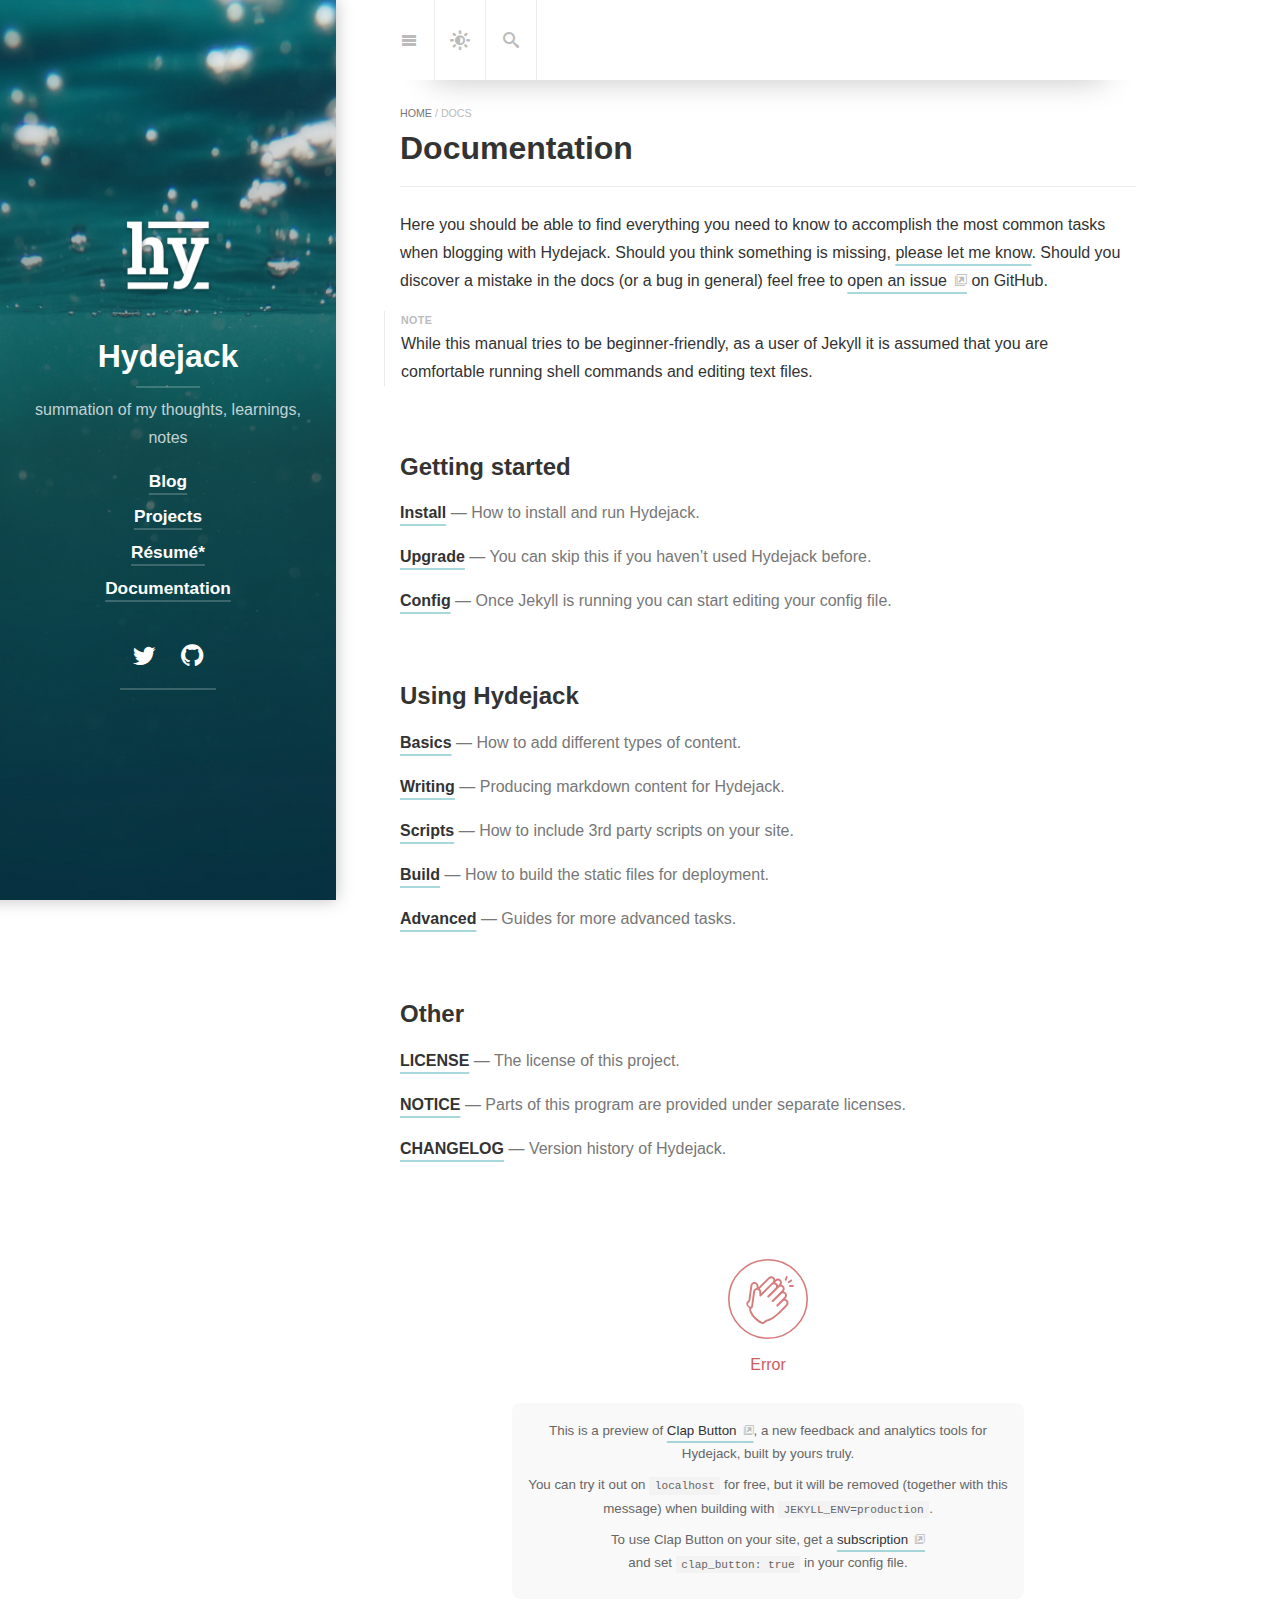
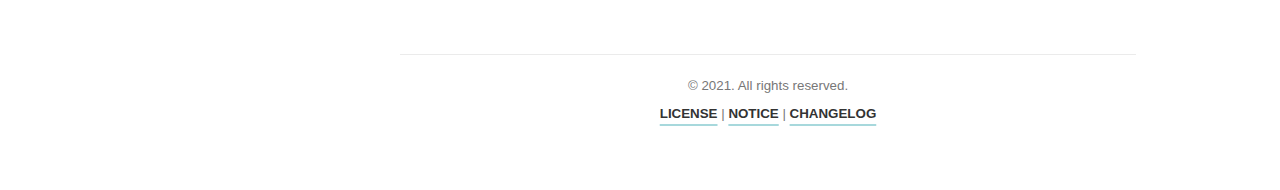
<file: docs/index.html>
<!DOCTYPE html>
<html lang="en">







<head>
  




  <meta name="robots" content="noindex">



  
    
<!-- Begin Jekyll SEO tag v2.7.1 -->
<title>Documentation | Hydejack</title>
<meta name="generator" content="Jekyll v3.9.0" />
<meta property="og:title" content="Documentation" />
<meta name="author" content="<firstname> <lastname>" />
<meta property="og:locale" content="en" />
<meta name="description" content="Here you should be able to find everything you need to know to accomplish the most common tasks when blogging with Hydejack." />
<meta property="og:description" content="Here you should be able to find everything you need to know to accomplish the most common tasks when blogging with Hydejack." />
<link rel="canonical" href="http://localhost:4000/docs/" />
<meta property="og:url" content="http://localhost:4000/docs/" />
<meta property="og:site_name" content="Hydejack" />
<meta name="twitter:card" content="summary" />
<meta property="twitter:title" content="Documentation" />
<script type="application/ld+json">
{"@type":"WebPage","publisher":{"@type":"Organization","logo":{"@type":"ImageObject","url":"http://localhost:4000/assets/img/logo.png"},"name":"<firstname> <lastname>"},"url":"http://localhost:4000/docs/","headline":"Documentation","author":{"@type":"Person","name":"<firstname> <lastname>"},"description":"Here you should be able to find everything you need to know to accomplish the most common tasks when blogging with Hydejack.","@context":"https://schema.org"}</script>
<!-- End Jekyll SEO tag -->


  

  

<meta charset="utf-8">
<meta name="viewport" content="width=device-width, initial-scale=1, maximum-scale=1, user-scalable=no">
<meta http-equiv="x-ua-compatible" content="ie=edge">

<meta name="mobile-web-app-capable" content="yes">

<meta name="apple-mobile-web-app-capable" content="yes">
<meta name="apple-mobile-web-app-title" content="Hydejack">
<meta name="apple-mobile-web-app-status-bar-style" content="default">

<meta name="application-name" content="Hydejack">


  <meta name="theme-color" content="rgb(8,46,57)">


<meta name="generator" content="Hydejack v9.1.2" />


<link rel="alternate" href="http://localhost:4000/blog/example/2012-02-07-example-content/" hreflang="en">

<link type="application/atom+xml" rel="alternate" href="http://localhost:4000/feed.xml" title="Hydejack" />


<link rel="shortcut icon"    href="/assets/icons/favicon.ico">
<link rel="apple-touch-icon" href="/assets/icons/icon-192x192.png">

<link rel="manifest" href="/assets/site.webmanifest">


  <link rel="dns-prefetch" href="https://fonts.googleapis.com">
  <link rel="dns-prefetch" href="https://fonts.gstatic.com">




<link rel="preload" href="/assets/img/swipe.svg" as="image" id="_hrefSwipeSVG">

<link rel="dns-prefetch" href="/assets/js/search-worker-9.1.2.js" as="worker" id="_hrefSearch">





<script>!function(r,c){"use strict";function a(e,t,n,o){e.addEventListener?e.addEventListener(t,n,o):e.attachEvent?e.attachEvent("on"+t,n):e["on"+t]=n}r.loadJS=function(e,t){var n=c.createElement("script");n.src=e,t&&a(n,"load",t,{once:!0});t=c.scripts[0];return t.parentNode.insertBefore(n,t),n},r._loaded=!1,r.loadJSDeferred=function(e,t){var n=c.createElement("script");function o(){r._loaded=!0,t&&a(n,"load",t,{once:!0});var e=c.scripts[0];e.parentNode.insertBefore(n,e)}return n.src=e,r._loaded?o():a(r,"load",o,{once:!0}),n},r.setRel=r.setRelStylesheet=function(e){a(c.getElementById(e),"load",function(){this.rel="stylesheet"},{once:!0})}}(window,document);
!function(a){"use strict";var b=function(b,c,d){function e(a){return h.body?a():void setTimeout(function(){e(a)})}function f(){i.addEventListener&&i.removeEventListener("load",f),i.media=d||"all"}var g,h=a.document,i=h.createElement("link");if(c)g=c;else{var j=(h.body||h.getElementsByTagName("head")[0]).childNodes;g=j[j.length-1]}var k=h.styleSheets;i.rel="stylesheet",i.href=b,i.media="only x",e(function(){g.parentNode.insertBefore(i,c?g:g.nextSibling)});var l=function(a){for(var b=i.href,c=k.length;c--;)if(k[c].href===b)return a();setTimeout(function(){l(a)})};return i.addEventListener&&i.addEventListener("load",f),i.onloadcssdefined=l,l(f),i};"undefined"!=typeof exports?exports.loadCSS=b:a.loadCSS=b}("undefined"!=typeof global?global:this);
!function(a){if(a.loadCSS){var b=loadCSS.relpreload={};if(b.support=function(){try{return a.document.createElement("link").relList.supports("preload")}catch(b){return!1}},b.poly=function(){for(var b=a.document.getElementsByTagName("link"),c=0;c<b.length;c++){var d=b[c];"preload"===d.rel&&"style"===d.getAttribute("as")&&(a.loadCSS(d.href,d,d.getAttribute("media")),d.rel=null)}},!b.support()){b.poly();var c=a.setInterval(b.poly,300);a.addEventListener&&a.addEventListener("load",function(){b.poly(),a.clearInterval(c)}),a.attachEvent&&a.attachEvent("onload",function(){a.clearInterval(c)})}}}(this);
!function(w) {
  w._baseURL = '/';
  w._publicPath = '/assets/js/';
  w._noPushState = false;
  w._noDrawer = false;
  w._noNavbar = false;
  w._noToc = false;
  w._noSearch = false;
  w._advertise = false;
  w._search = {
    DATA_URL: '/assets/sitedata.json?no-cache',
    STORAGE_KEY: 'mini-search/',
    INDEX_KEY: 'index--2021-03-03T23:18:40+05:30',
  };
  w._clapButton = true;
}(window);</script>


<script async src="/assets/bower_components/MathJax/es5/tex-mml-chtml.js" id="_MathJax"></script>


<!--[if gt IE 8]><!---->

  




<link rel="stylesheet" href="/assets/css/hydejack-9.1.2.css" id="_stylePreload">
<link rel="stylesheet" href="/assets/icomoon/style.css" id="_iconsPreload">
<link rel="stylesheet" href="https://fonts.googleapis.com/css?family=Balsamiq%20Sans:400,400i,700,700i%7CVarela%20Round&display=swap" id="_fontsPreload">



  <style id="_pageStyle">

html{--accent-color: rgb(79,177,186);--accent-color-faded: rgba(79,177,186,0.5);--accent-color-highlight: rgba(79,177,186,0.1);--accent-color-darkened: #409ba3;--theme-color: rgb(8,46,57);--dark-mode-body-bg: #282f31;--dark-mode-border-color: #343d3f}

</style>


<!--<![endif]-->





</head>

<body class="no-break-layout">
  
<script>
  window._sunrise = 6;
  window._sunset =  18;
  !function(e,s){var d="light-mode",o="dark-mode",a=(new Date).getHours();"matchMedia"in e&&e.matchMedia("(prefers-color-scheme)")||(o=(e=a<=e._sunrise||a>=e._sunset?o:d)==o?d:o,s.body.classList.add(e),s.body.classList.remove(o))}(window,document);

</script>



<hy-push-state
  id="_pushState"
  replace-selector="#_main"
  link-selector="a[href]:not([href^='/assets/']):not(.external):not(.no-push-state)"
  script-selector="script"
  duration="500"
  hashchange
>
  
  
  <div id="_navbar" class="navbar fixed-top">
  <div class="content">
    <span class="sr-only">Jump to:</span>
    <div class="nav-btn-bar">
      <a id="_menu" class="nav-btn no-hover" href="#_drawer--opened">
        <span class="sr-only">Navigation</span>
        <span class="icon-menu"></span>
      </a>
      <div class="nav-span"></div>
    </div>
  </div>
</div>
<hr class="sr-only" hidden />

  <main
  id="_main"
  class="content layout-page"
  role="main"
>
  <nav id="breadcrumbs" class="screen-only"><ul>
  
  
    <li><a href="/">home</a></li>
    
      <li>
      
        <span>/</span>
        <span>docs</span>
      
      </li>
    
  
</ul></nav>
  <article class="page mb6" role="article">
  <header>
    <h1 class="page-title">Documentation</h1>
    



  
    <div class="hr pb0"></div>
  


  </header>

  <p>Here you should be able to find everything you need to know to accomplish the most common tasks when blogging with Hydejack.
Should you think something is missing, <a href="mailto:mail@qwtel.com">please let me know</a>.
Should you discover a mistake in the docs (or a bug in general) feel free to <a href="https://github.com/hydecorp/hydejack/issues">open an issue</a> on GitHub.</p>

<p class="note">While this manual tries to be beginner-friendly, as a user of Jekyll it is assumed that you are comfortable running shell commands and editing text files.</p>

<h2 id="getting-started">Getting started</h2>
<ul class="related-posts faded">
  <li><a href="/docs/install/" class="heading flip-title">Install</a> — How to install and run Hydejack.</li>
  <li><a href="/docs/upgrade/" class="heading flip-title">Upgrade</a> — You can skip this if you haven’t used Hydejack before.</li>
  <li><a href="/docs/config/" class="heading flip-title">Config</a> — Once Jekyll is running you can start editing your config file.</li>
</ul>

<h2 id="using-hydejack">Using Hydejack</h2>
<ul class="related-posts faded">
  <li><a href="/docs/basics/" class="heading flip-title">Basics</a> — How to add different types of content.</li>
  <li><a href="/docs/writing/" class="heading flip-title">Writing</a> — Producing markdown content for Hydejack.</li>
  <li><a href="/docs/scripts/" class="heading flip-title">Scripts</a> — How to include 3rd party scripts on your site.</li>
  <li><a href="/docs/build/" class="heading flip-title">Build</a> — How to build the static files for deployment.</li>
  <li><a href="/docs/advanced/" class="heading flip-title">Advanced</a> — Guides for more advanced tasks.</li>
</ul>

<h2 id="other">Other</h2>
<ul class="related-posts faded">
  <li><a href="/LICENSE/" class="heading flip-title">LICENSE</a> — The license of this project.</li>
  <li><a href="/NOTICE/" class="heading flip-title">NOTICE</a> — Parts of this program are provided under separate licenses.</li>
  <li><a href="/CHANGELOG/" class="heading flip-title">CHANGELOG</a> — Version history of Hydejack.</li>
</ul>


</article>


  <clap-button class="mb6" ></clap-button>
  
    <p class="message centered border-radius" >
      <span style="display:block;margin-bottom:.5rem;">This is a preview of <a href="https://getclaps.app">Clap Button</a>, a new feedback and analytics tools for Hydejack, built by yours truly.</span>
      <span style="display:block;margin-bottom:.5rem;">You can try it out on <code>localhost</code> for free, but it will be removed (together with this message) when building with <code>JEKYLL_ENV=production</code>.</span>
      <span style="display:block;margin-bottom:.5rem;">To use Clap Button on your site, get a <a href="https://getclaps.app#pricing">subscription</a><br/>and set <code>clap_button: true</code> in your config file.</span>
    </p>
  





  
<footer class="content" role="contentinfo">
  <hr/>
  
    <p><small class="copyright">© 2021. All rights reserved.
</small></p>
  
  
    <nav class="legal"><small>
    
      
      <a class="heading flip-title" href="/LICENSE/">LICENSE</a>
      |
    
      
      <a class="heading flip-title" href="/NOTICE/">NOTICE</a>
      |
    
      
      <a class="heading flip-title" href="/CHANGELOG/">CHANGELOG</a>
      
    
    </small></nav>
  
  
  <hr class="sr-only"/>
</footer>


</main>

  <hy-drawer
  id="_drawer"
  class=""
  side="left"
  threshold="10"
  noscroll
  
>
  <header id="_sidebar" class="sidebar" role="banner">
    




<div class="sidebar-bg sidebar-overlay" style="background-color:rgb(8,46,57);background-image:url(/assets/img/sidebar-bg.jpg)"></div>

    <div class="sidebar-sticky">
  <div class="sidebar-about">
    
      <a class="no-hover" href="/" tabindex="-1">
        <img src="/assets/img/logo.png" class="avatar" alt="Hydejack" width="120" height="120" loading="lazy" />
      </a>
    
    <a class="sidebar-title" href="/"><h2 class="h1">Hydejack</h2></a>
    
    
      <p class="">
        summation of my thoughts, learnings, notes

      </p>
    
  </div>

  <nav class="sidebar-nav heading" role="navigation">
    <span class="sr-only">Navigation:</span>
<ul>
  
    
      
      <li>
        <a
          id="_drawer--opened"
          href="/blog/"
          class="sidebar-nav-item "
          
        >
          Blog
        </a>
      </li>
    
      
      <li>
        <a
          
          href="/projects/"
          class="sidebar-nav-item "
          
        >
          Projects
        </a>
      </li>
    
      
      <li>
        <a
          
          href="/resume/"
          class="sidebar-nav-item "
          
        >
          Résumé*
        </a>
      </li>
    
      
      <li>
        <a
          
          href="/docs/"
          class="sidebar-nav-item "
          
        >
          Documentation
        </a>
      </li>
    
  
</ul>

  </nav>

  
  <div class="sidebar-social">
    <span class="sr-only">Social:</span>
<ul>
  
    
      



  

  
  
  
  

  

  

  <li>
    <a href="https://twitter.com/<username>" title="Twitter" class="no-mark-external">
      <span class="icon-twitter"></span>
      <span class="sr-only">Twitter</span>
    </a>
  </li>


    
      



  

  
  
  
  

  

  

  <li>
    <a href="https://github.com/<username>" title="GitHub" class="no-mark-external">
      <span class="icon-github"></span>
      <span class="sr-only">GitHub</span>
    </a>
  </li>


    
  
</ul>

  </div>
</div>
  </header>
</hy-drawer>
<hr class="sr-only" hidden />

</hy-push-state>


  <!--[if gt IE 10]><!---->
  <script nomodule>!function(){var t,n=document.createElement("script");!("noModule"in n)&&"onbeforeload"in n&&(t=!1,document.addEventListener("beforeload",function(e){if(e.target===n)t=!0;else if(!e.target.hasAttribute("nomodule")||!t)return;e.preventDefault()},!0),n.type="module",n.src=".",document.head.appendChild(n),n.remove())}();
</script>
  <script src="/assets/js/hydejack-9.1.2.js" type="module"></script>
  <script src="/assets/js/LEGACY-hydejack-9.1.2.js" nomodule defer></script>
  

  

  <script type="module">
    if ('serviceWorker' in navigator) {
      /**/
      navigator.serviceWorker.getRegistration()
        .then(r => r.unregister())
        .catch(() => {});
      /**/
    }
  </script>
<!--<![endif]-->
  



<div hidden>
  
  <h2 class="sr-only">Templates (for web app):</h2>

  <clap-config>
    <clap-text at="1">Keep going!</clap-text>
    <clap-text at="2">Keep going ×2!</clap-text>
    <clap-text at="3">Give me more!</clap-text>
    <clap-text at="5">Thank you, thank you</clap-text>
    <clap-text at="7">Far too kind!</clap-text>
    <clap-text at="10">Never gonna give me up?</clap-text>
    <clap-text at="14">Never gonna let me down?</clap-text>
    <clap-text at="20">Turn around and desert me!</clap-text>
    <clap-text at="30">You're an addict!</clap-text>
    <clap-text at="40">Son of a clapper!</clap-text>
    <clap-text at="50">No way</clap-text>
    <clap-text at="60">Go back to work!</clap-text>
    <clap-text at="70">This is getting out of <em>hand</em></clap-text>
    <clap-text at="80">Unbelievable</clap-text>
    <clap-text at="90">PREPOSTEROUS</clap-text>
    <clap-text at="100">I N S A N I T Y</clap-text>
    <clap-text at="185"><span style="font-family:monospace">FEED ME A STRAY CAT</span></clap-text>
  </clap-config>

  <template id="_animation-template">
  <div class="animation-main fixed-top">
    <nav id="breadcrumbs" class="screen-only"><ul>
  
  
</ul></nav>
    <div class="content">
      <div class="page"></div>
    </div>
  </div>
</template>

  <template id="_loading-template">
  <div class="loading nav-btn fr">
    <span class="sr-only">Loading…</span>
    <span class="icon-cog"></span>
  </div>
</template>

  <template id="_error-template">
  <div class="page">
    <h1 class="page-title">Error</h1>
    
    
    <p class="lead">
      Sorry, an error occurred while loading <a class="this-link" href=""></a>.

    </p>
  </div>
</template>

  <template id="_permalink-template">
  <a href="#" class="permalink">
    <span class="sr-only">Permalink</span>
    <span class="content-hash"></span>
  </a>
</template>

  
  
    <template id="_dark-mode-template">
  <button id="_dark-mode" class="nav-btn no-hover" >
    <span class="sr-only">Dark Mode</span>
    <span class="icon-brightness-contrast"></span>
  </button>
</template>

  
  
    <template id="_search-template">
  <button id="_search" class="nav-btn no-hover">
    <label class="sr-only" for="_search-input">Search</label>
    <span class="icon-search"></span>
  </button>
  <div id="_search-box">
    <div class="nav-btn">
      <span class="icon-search"></span>
    </div>
    <input 
      id="_search-input"
      type="search"
      class="form-control form-control-lg nav-btn"
      placeholder="Build with JEKYLL_ENV=production to enable search."
    />
    <button type="reset" class="nav-btn no-hover">
      <span class="sr-only">Close</span>
      <span class="icon-cross"></span>
    </button>
  </div>
  <div id="_hits"></div>
</template>

  
</div>

</body>
</html>
</file>
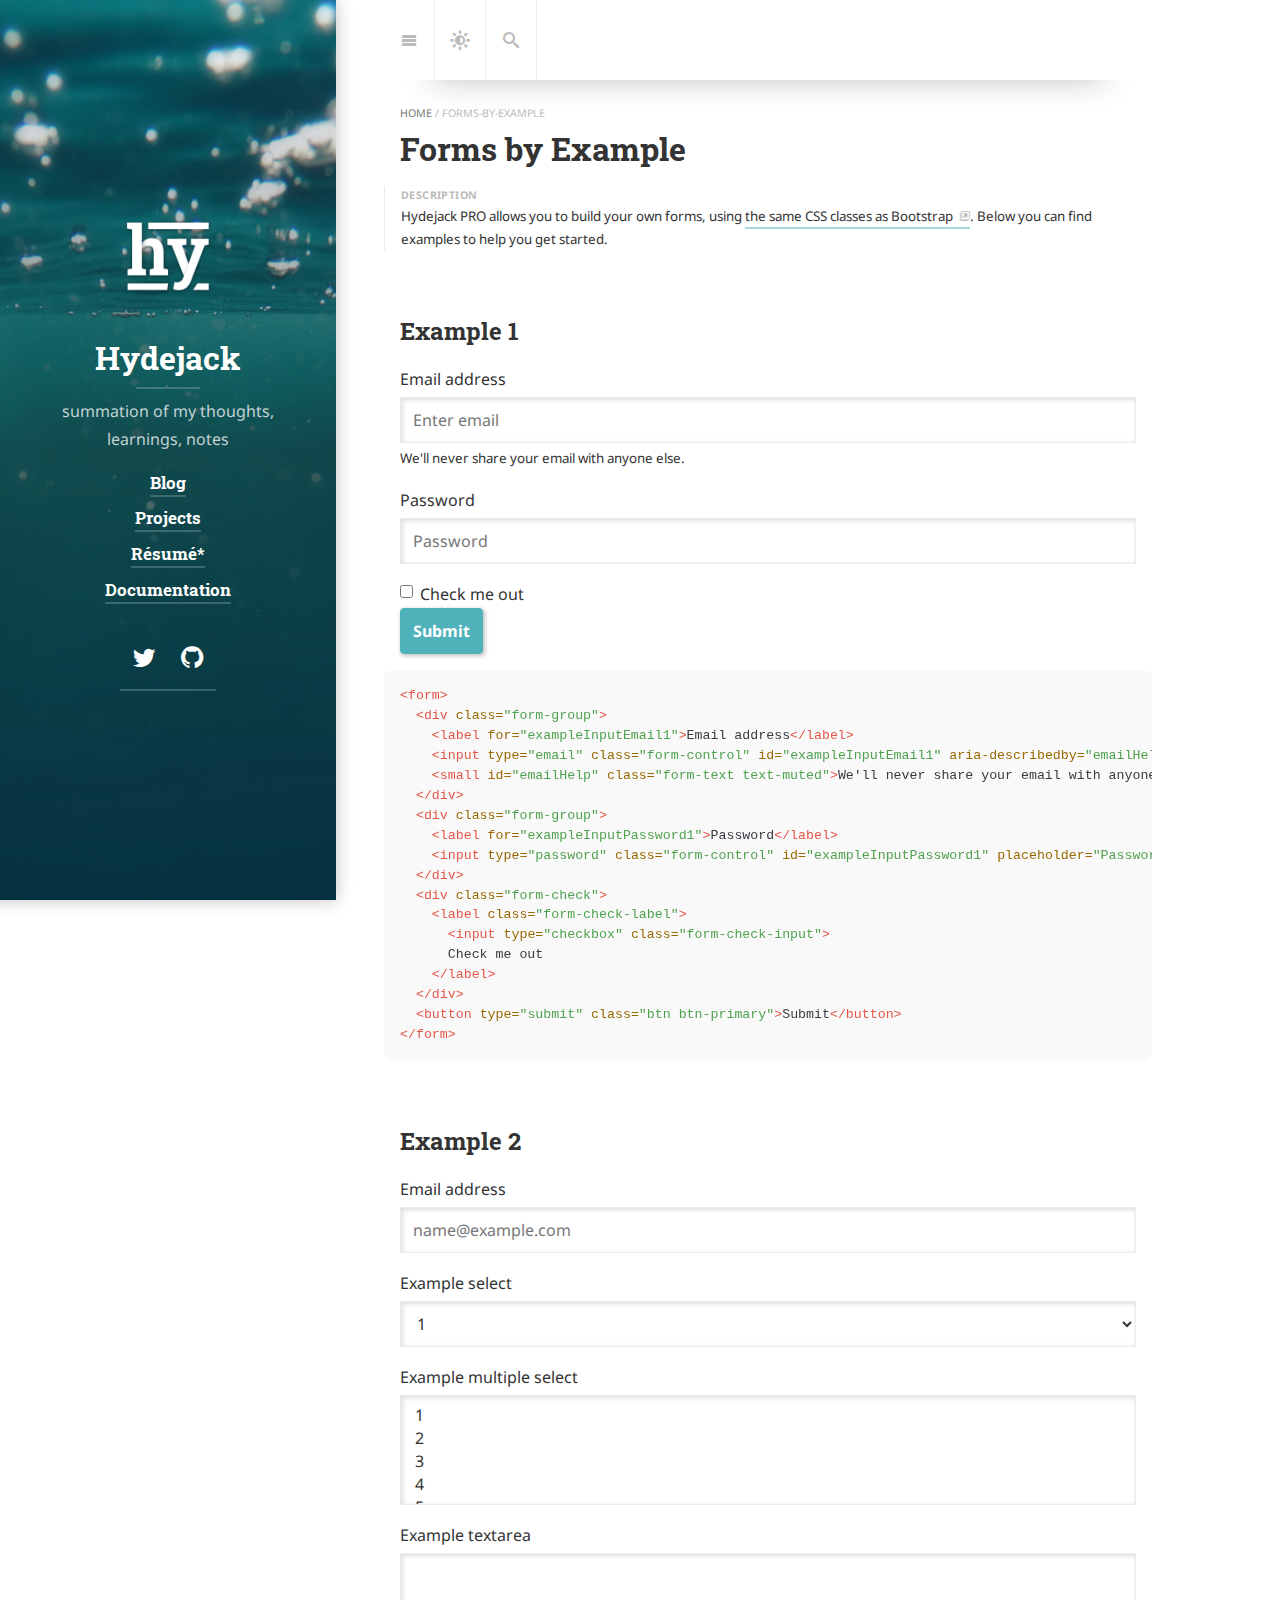
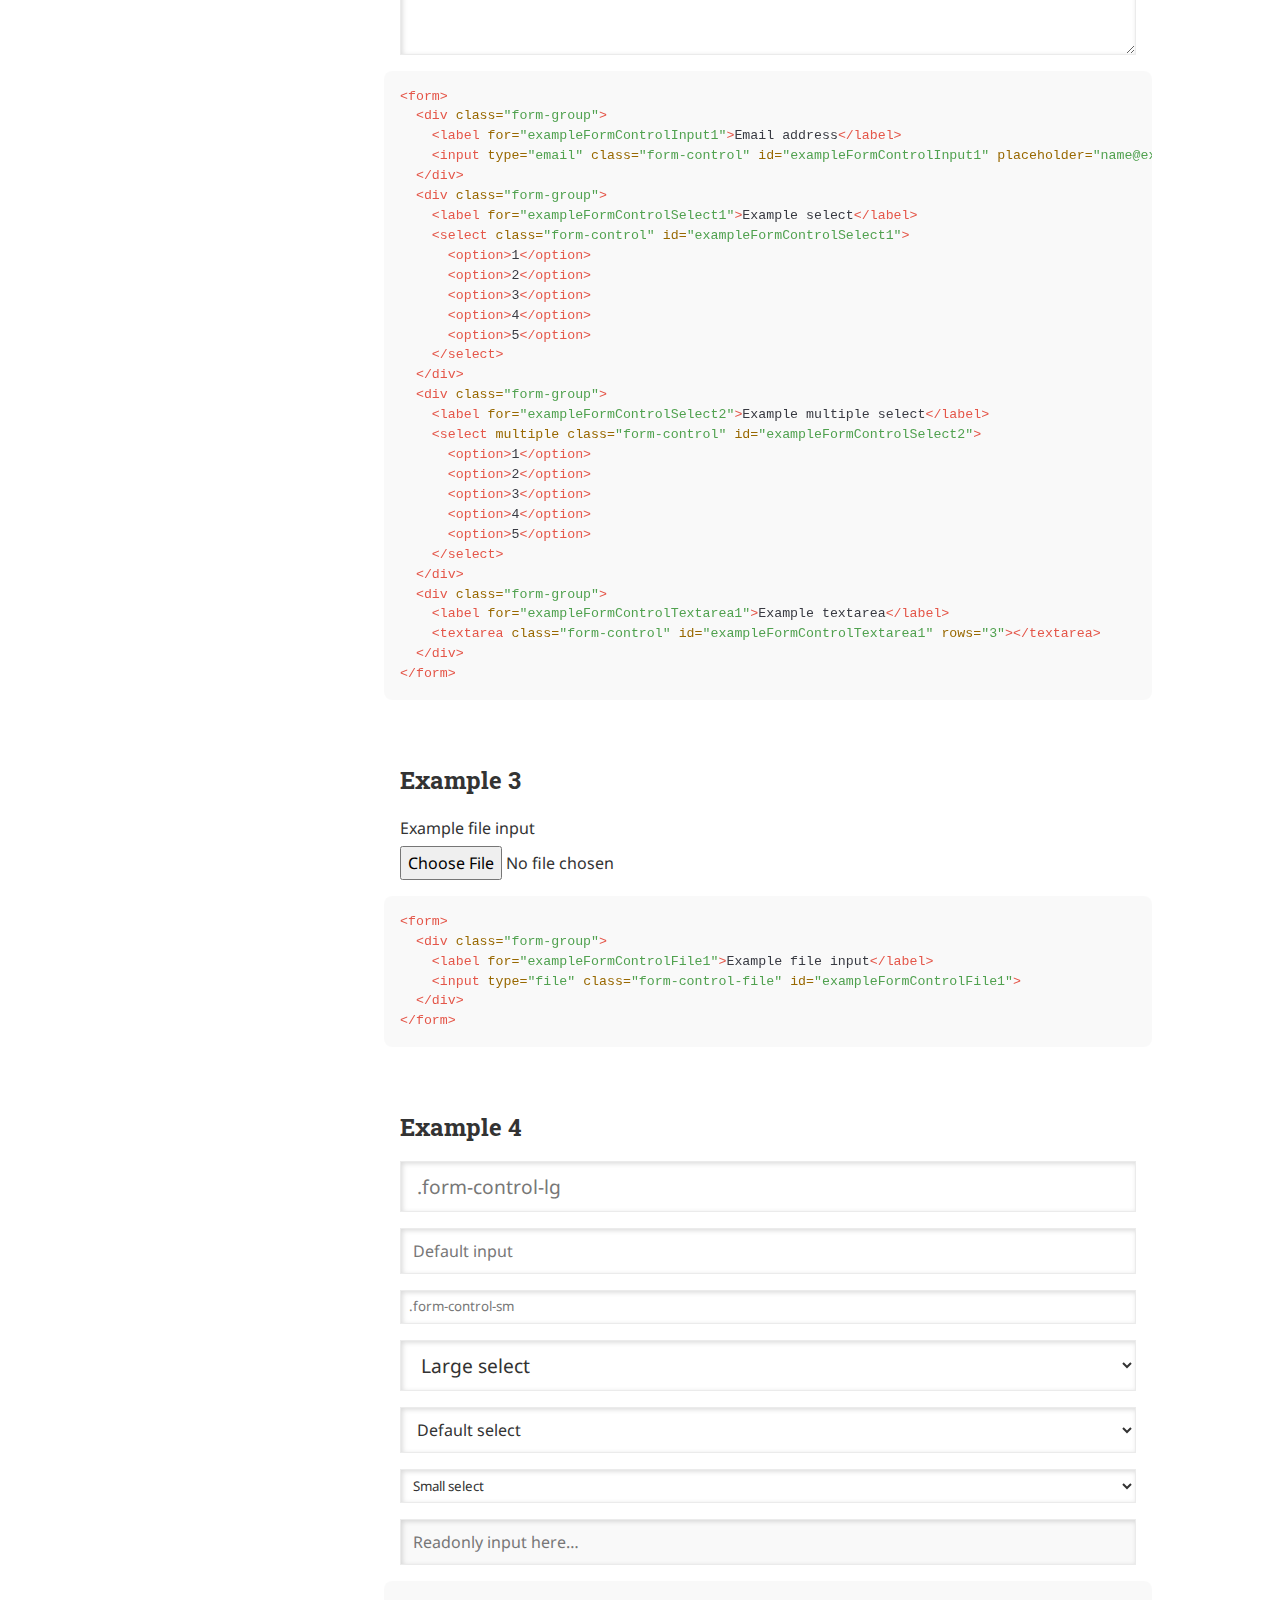
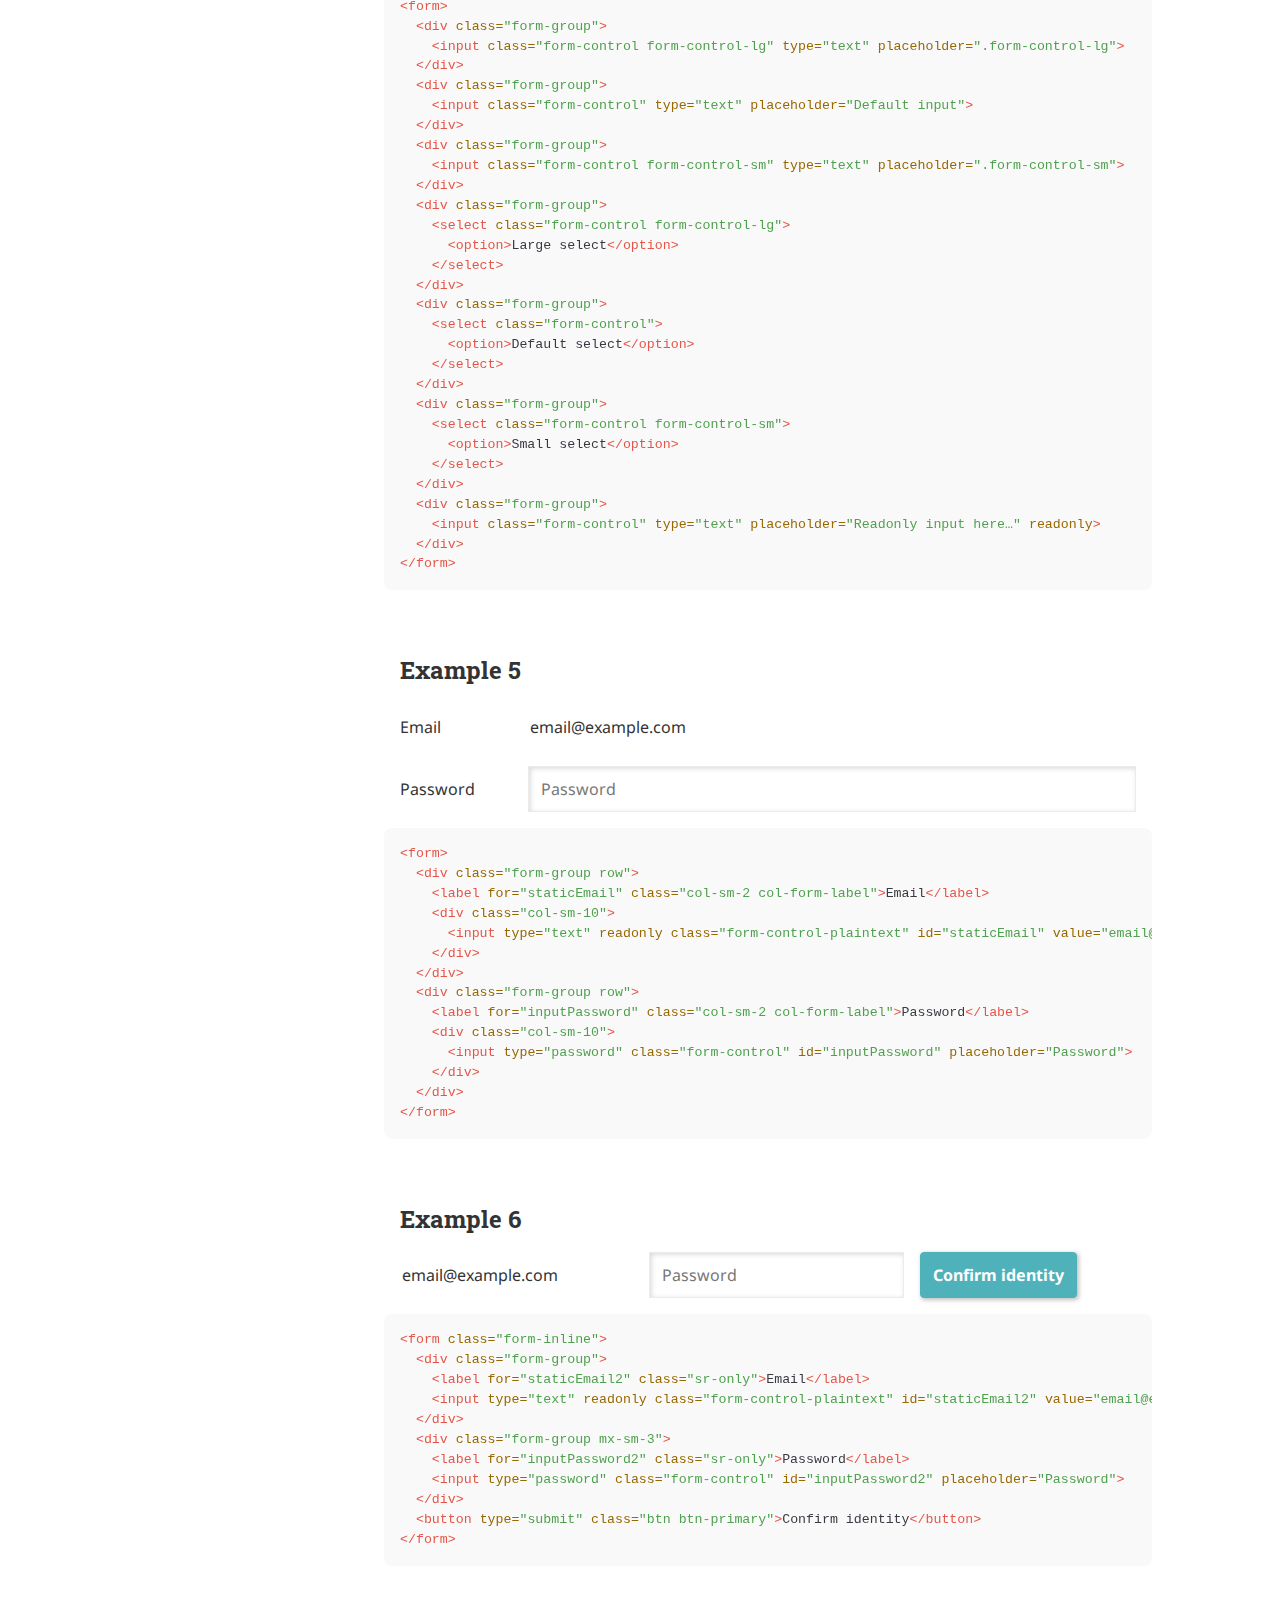
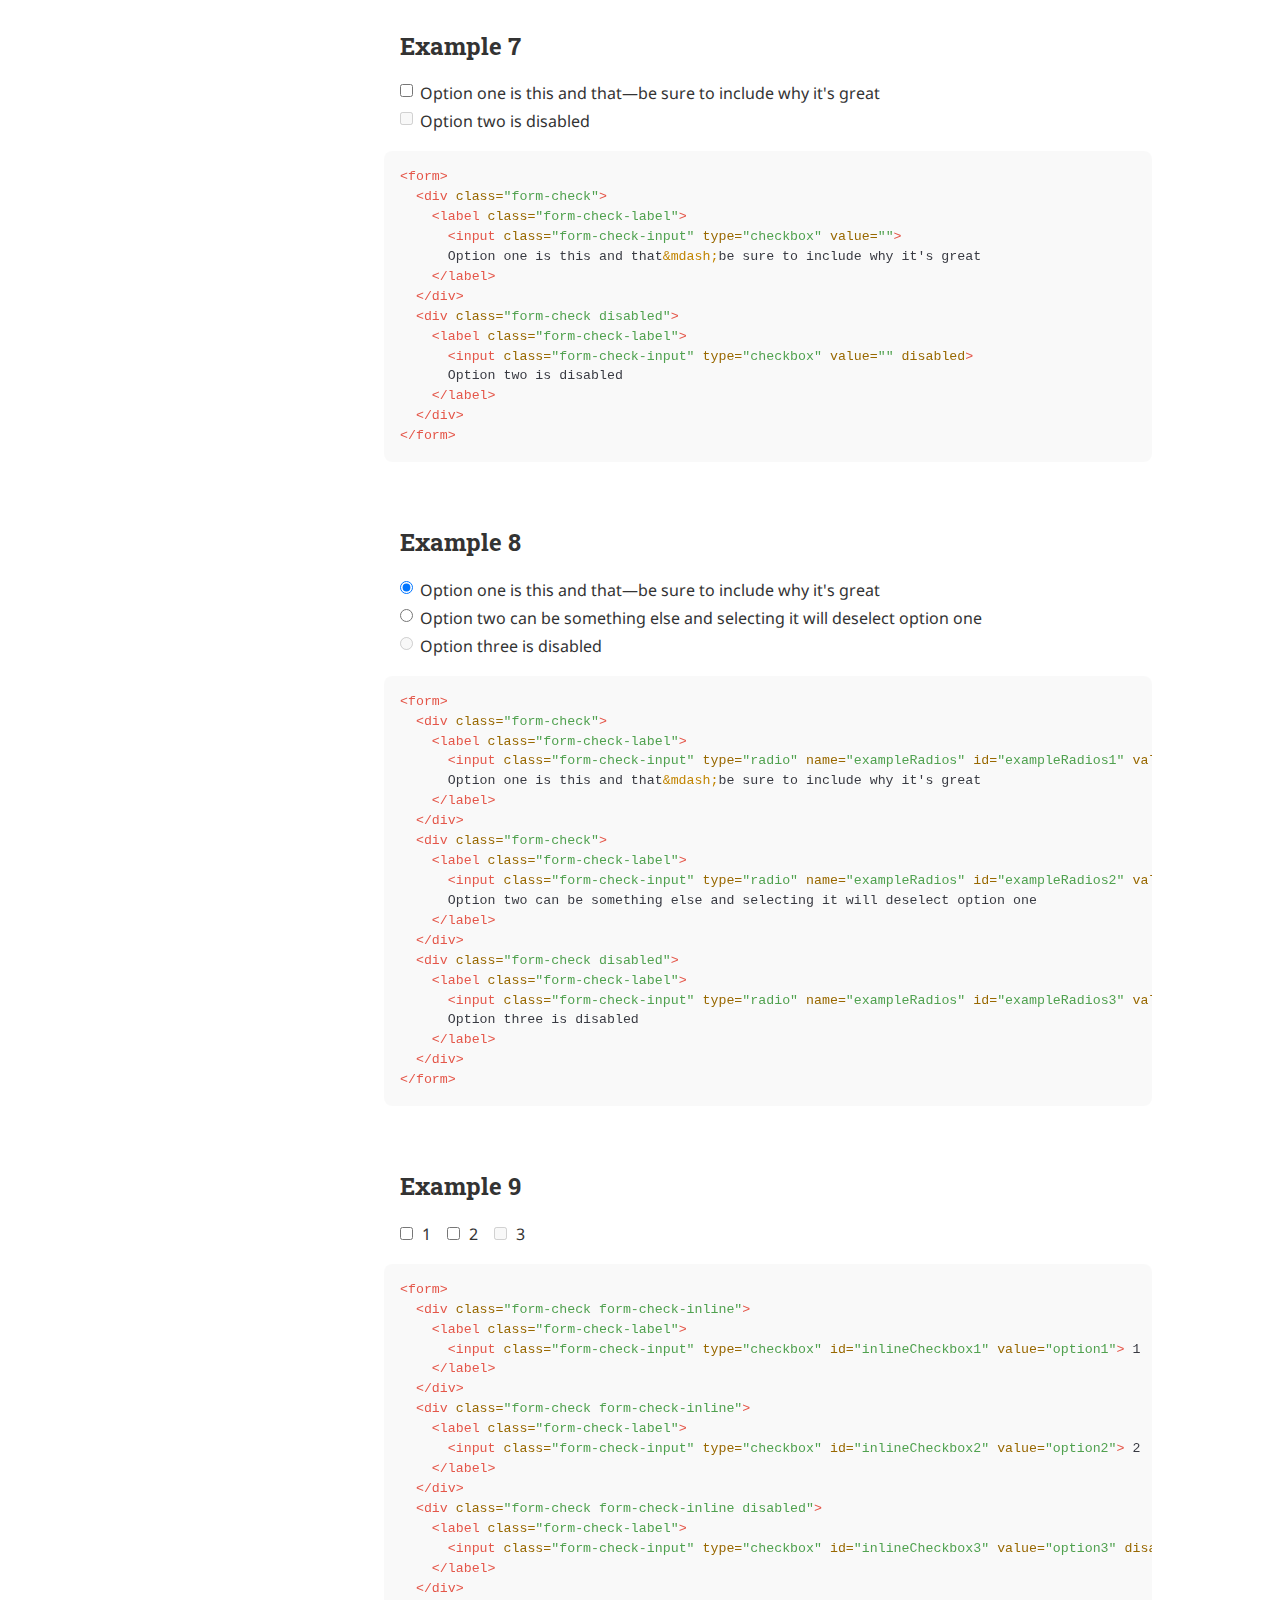
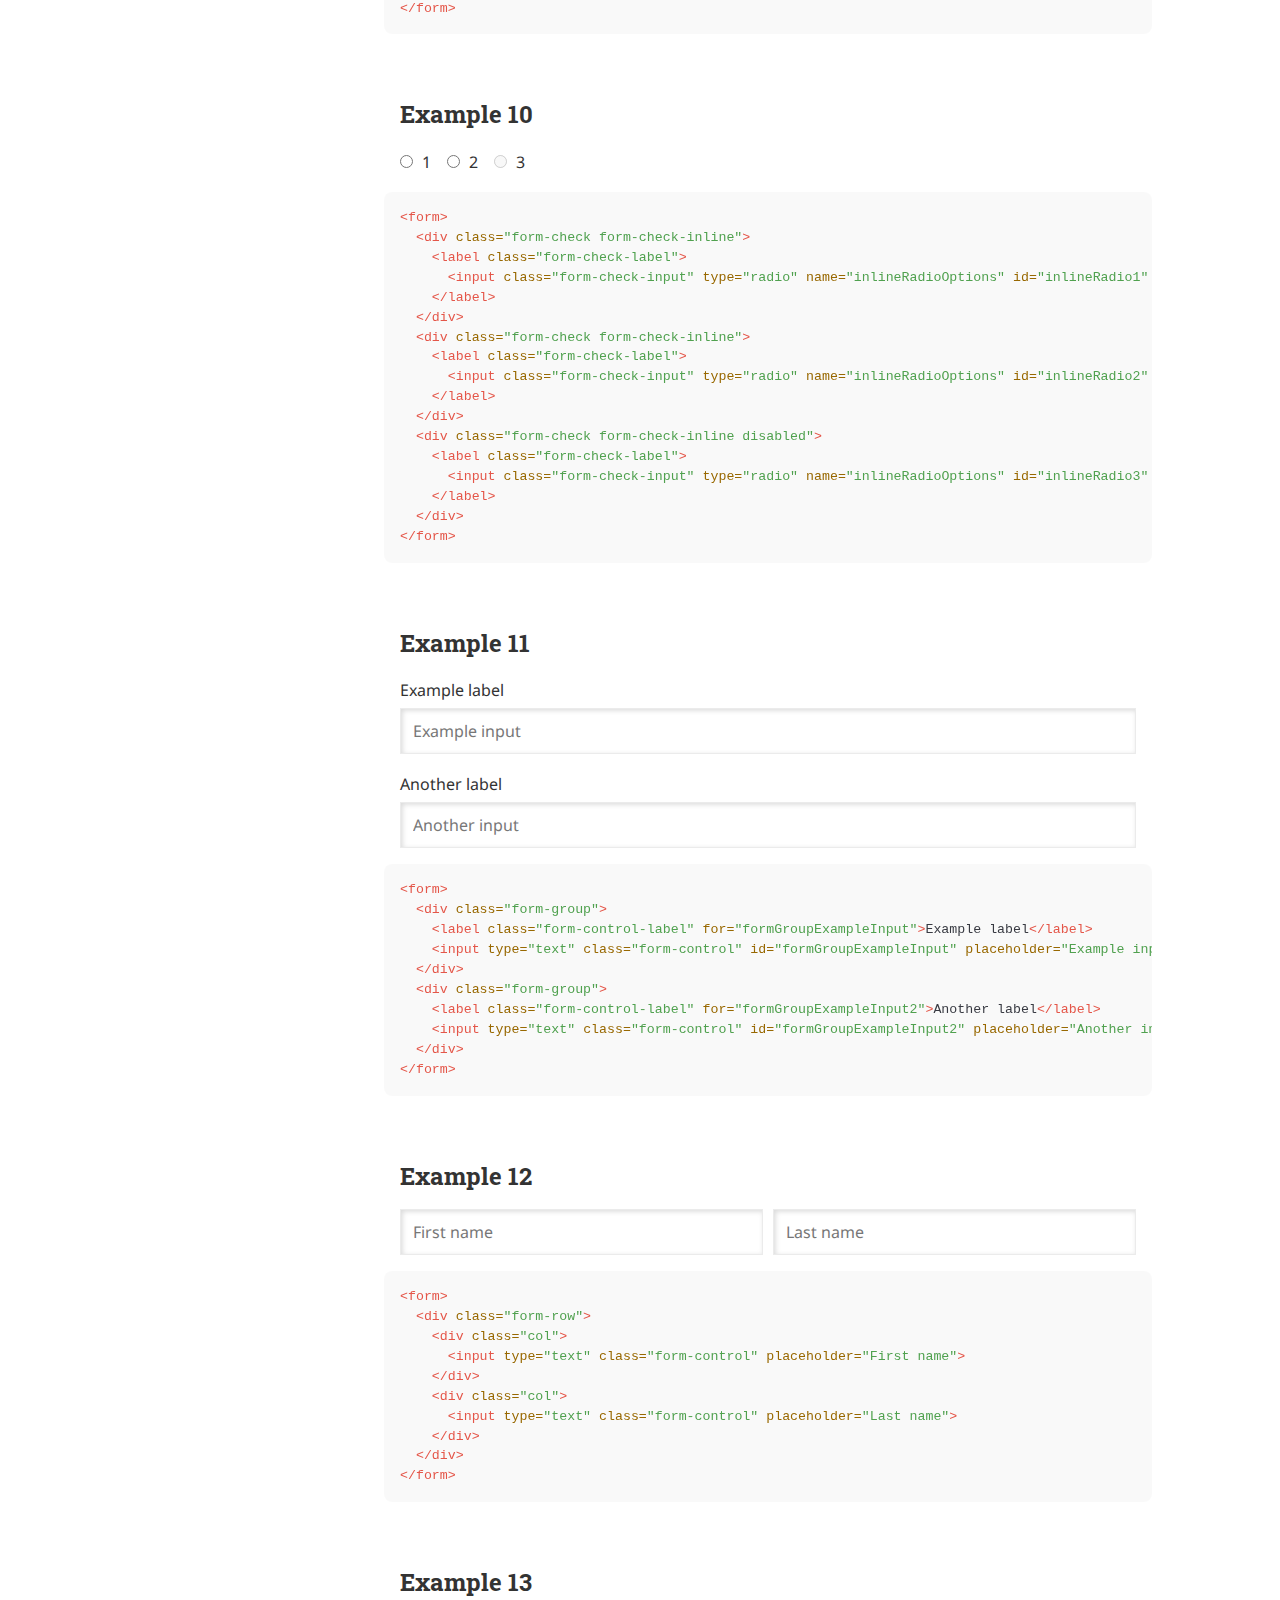
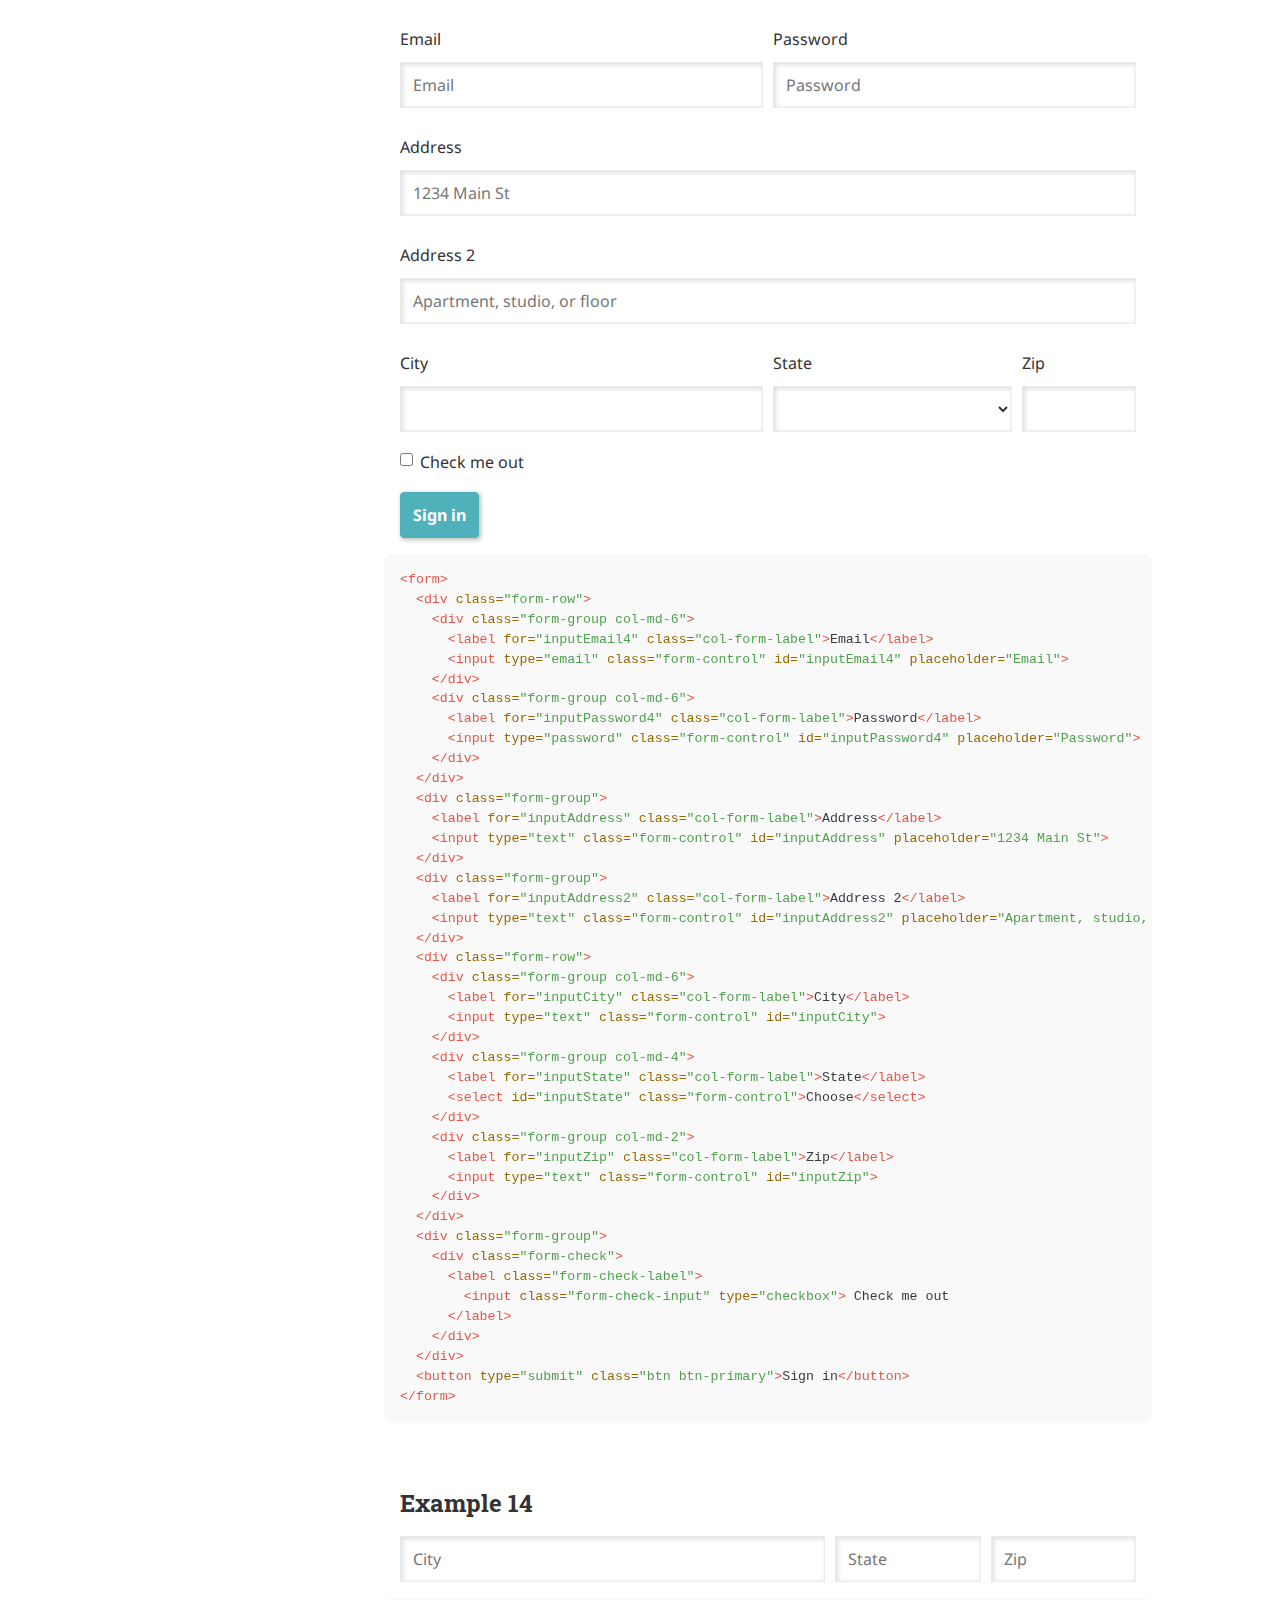
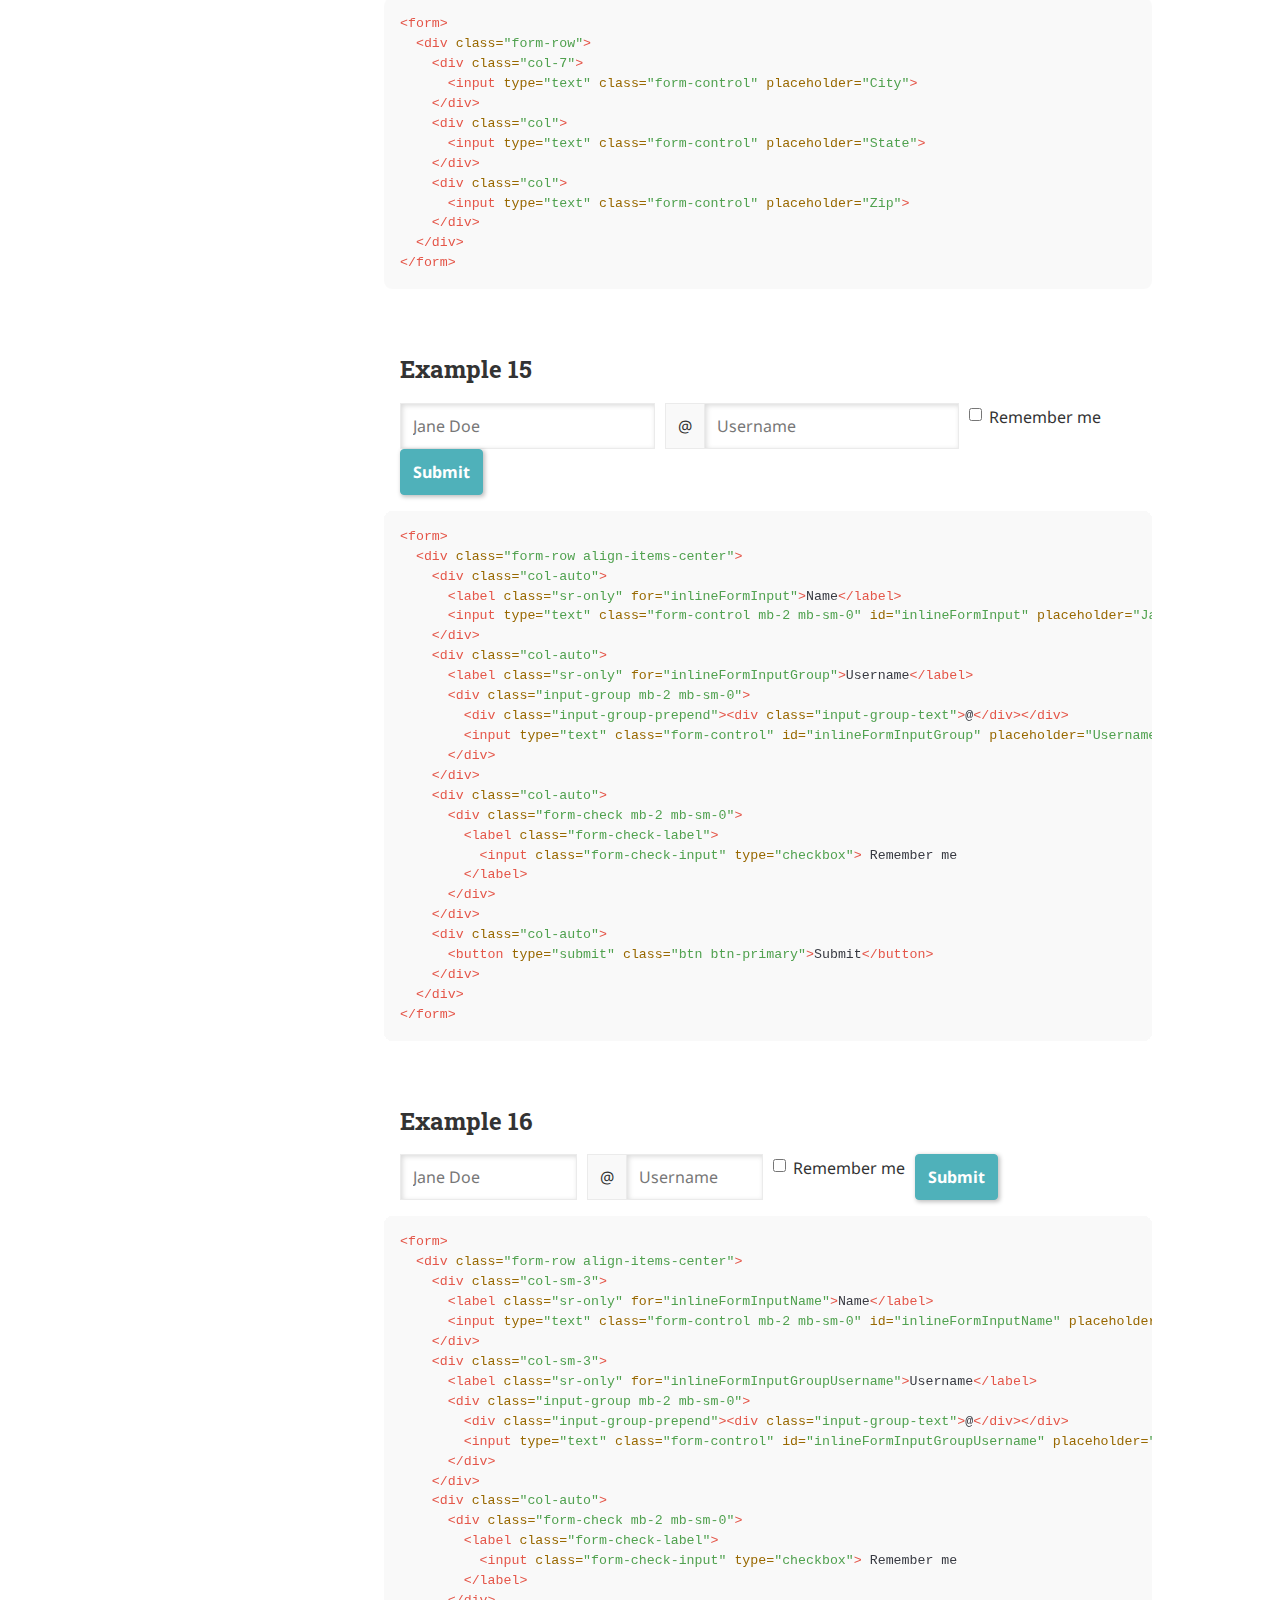
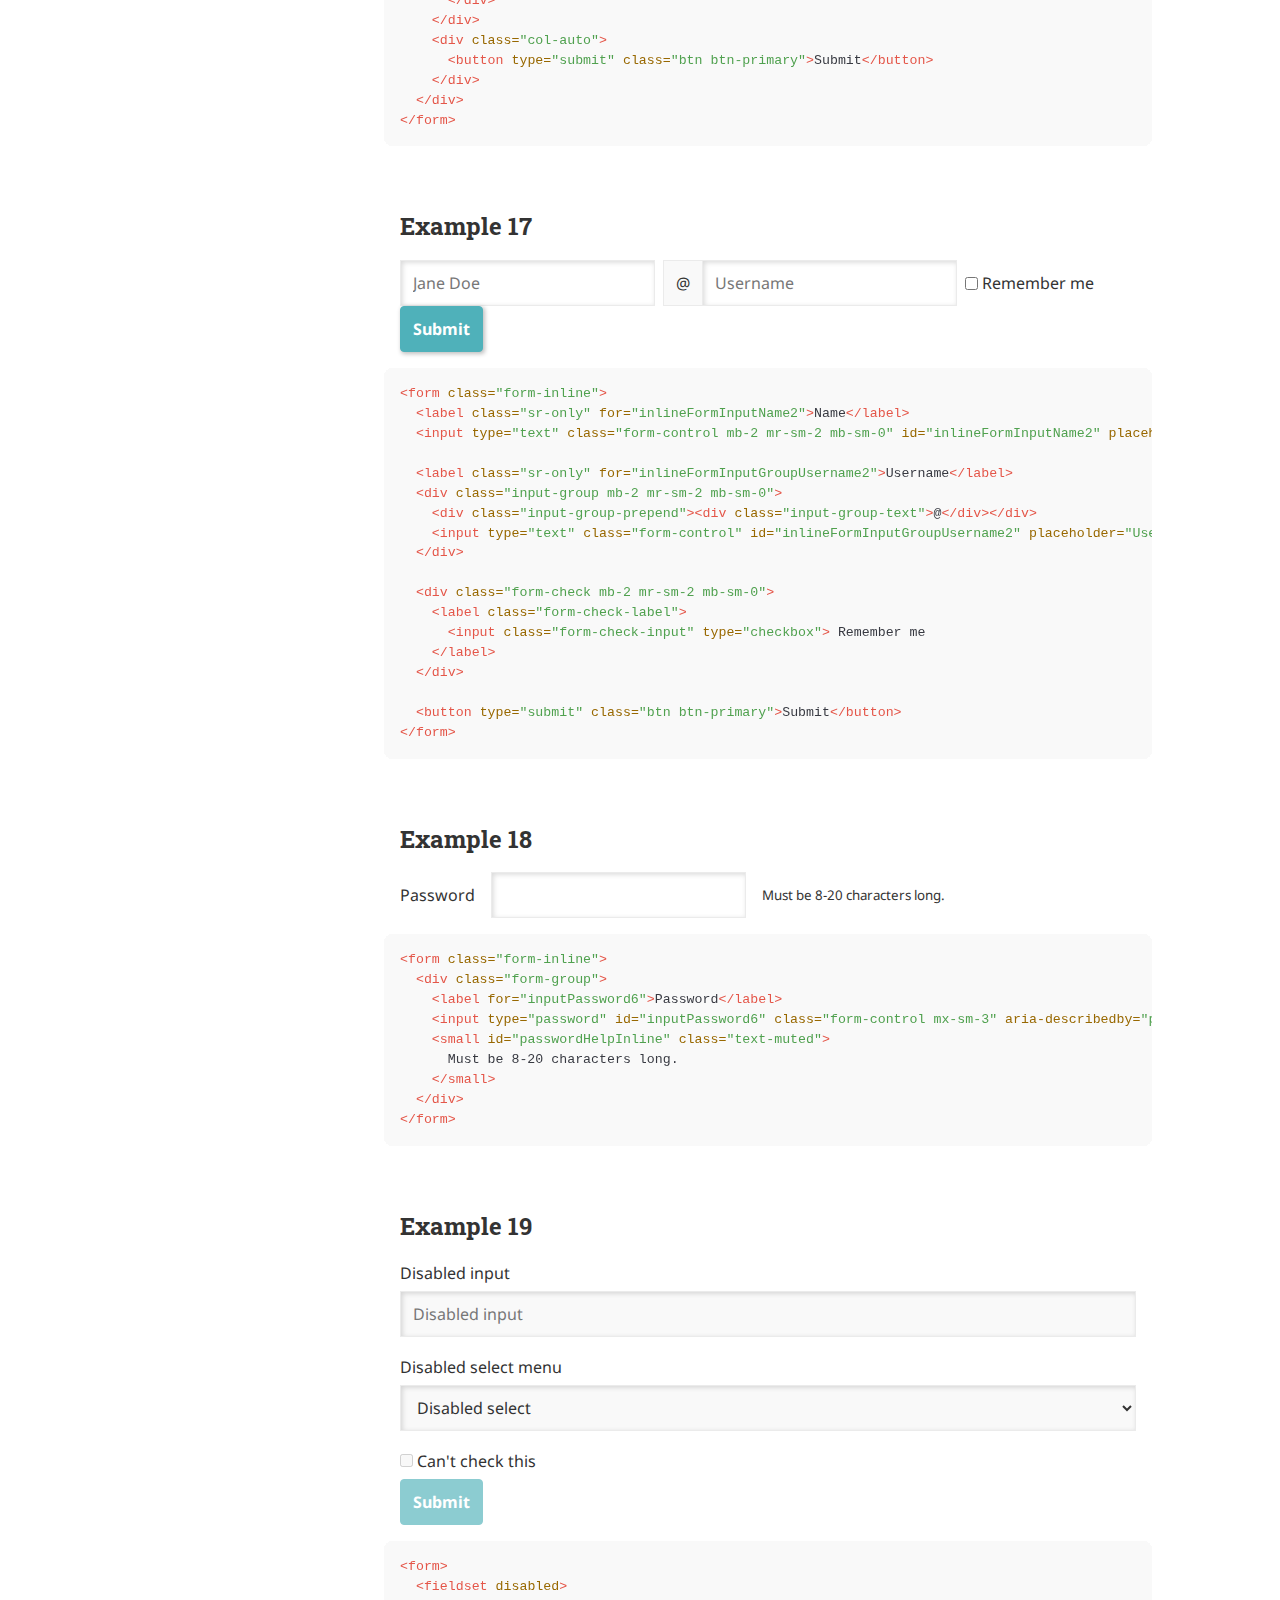
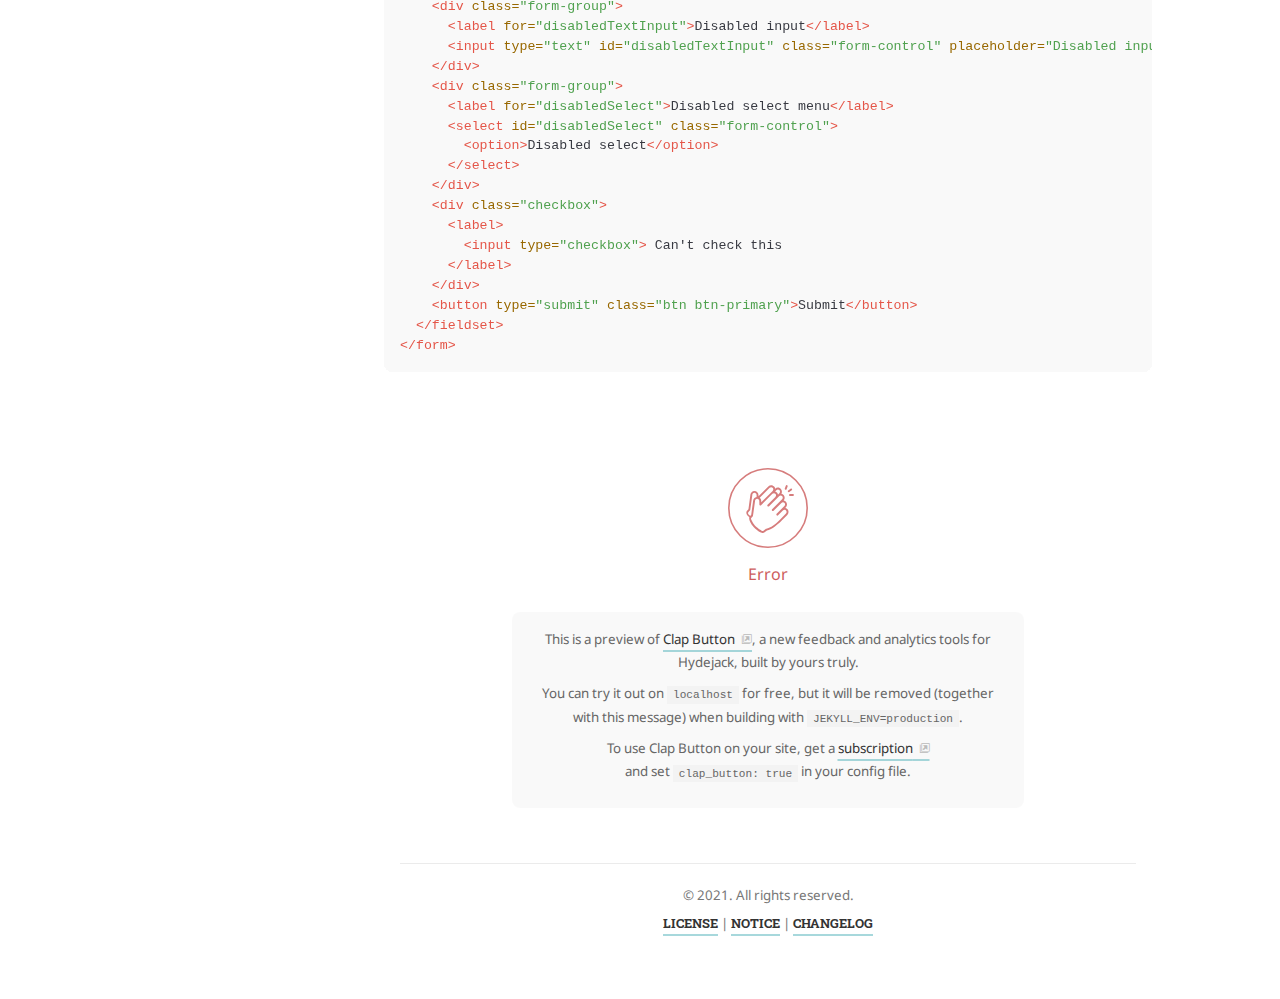
<file: forms-by-example/index.html>
<!DOCTYPE html>
<html lang="en">







<head>
  




  <meta name="robots" content="noindex">



  
    
<!-- Begin Jekyll SEO tag v2.7.1 -->
<title>Forms by Example | Hydejack</title>
<meta name="generator" content="Jekyll v3.9.0" />
<meta property="og:title" content="Forms by Example" />
<meta name="author" content="<firstname> <lastname>" />
<meta property="og:locale" content="en" />
<meta name="description" content="Hydejack PRO allows you to build your own forms, using the same CSS classes as Bootstrap. Below you can find examples to help you get started." />
<meta property="og:description" content="Hydejack PRO allows you to build your own forms, using the same CSS classes as Bootstrap. Below you can find examples to help you get started." />
<meta property="og:site_name" content="Hydejack" />
<meta name="twitter:card" content="summary" />
<meta property="twitter:title" content="Forms by Example" />
<script type="application/ld+json">
{"@type":"WebPage","publisher":{"@type":"Organization","logo":{"@type":"ImageObject","url":"/assets/img/logo.png"},"name":"<firstname> <lastname>"},"url":"/forms-by-example/","headline":"Forms by Example","author":{"@type":"Person","name":"<firstname> <lastname>"},"description":"Hydejack PRO allows you to build your own forms, using the same CSS classes as Bootstrap. Below you can find examples to help you get started.","@context":"https://schema.org"}</script>
<!-- End Jekyll SEO tag -->


  

  

<meta charset="utf-8">
<meta name="viewport" content="width=device-width, initial-scale=1, maximum-scale=1, user-scalable=no">
<meta http-equiv="x-ua-compatible" content="ie=edge">

<meta name="mobile-web-app-capable" content="yes">

<meta name="apple-mobile-web-app-capable" content="yes">
<meta name="apple-mobile-web-app-title" content="Hydejack">
<meta name="apple-mobile-web-app-status-bar-style" content="default">

<meta name="application-name" content="Hydejack">


  <meta name="theme-color" content="rgb(8,46,57)">


<meta name="generator" content="Hydejack v9.1.2" />


<link rel="alternate" href="/blog/example/2012-02-07-example-content/" hreflang="en">

<link type="application/atom+xml" rel="alternate" href="/feed.xml" title="Hydejack" />


<link rel="shortcut icon"    href="/assets/icons/favicon.ico">
<link rel="apple-touch-icon" href="/assets/icons/icon-192x192.png">

<link rel="manifest" href="/assets/site.webmanifest">


  <link rel="dns-prefetch" href="https://fonts.googleapis.com">
  <link rel="dns-prefetch" href="https://fonts.gstatic.com">




<link rel="preload" href="/assets/img/swipe.svg" as="image" id="_hrefSwipeSVG">

<link rel="dns-prefetch" href="/assets/js/search-worker-9.1.2.js" as="worker" id="_hrefSearch">





<script>!function(r,c){"use strict";function a(e,t,n,o){e.addEventListener?e.addEventListener(t,n,o):e.attachEvent?e.attachEvent("on"+t,n):e["on"+t]=n}r.loadJS=function(e,t){var n=c.createElement("script");n.src=e,t&&a(n,"load",t,{once:!0});t=c.scripts[0];return t.parentNode.insertBefore(n,t),n},r._loaded=!1,r.loadJSDeferred=function(e,t){var n=c.createElement("script");function o(){r._loaded=!0,t&&a(n,"load",t,{once:!0});var e=c.scripts[0];e.parentNode.insertBefore(n,e)}return n.src=e,r._loaded?o():a(r,"load",o,{once:!0}),n},r.setRel=r.setRelStylesheet=function(e){a(c.getElementById(e),"load",function(){this.rel="stylesheet"},{once:!0})}}(window,document);
!function(a){"use strict";var b=function(b,c,d){function e(a){return h.body?a():void setTimeout(function(){e(a)})}function f(){i.addEventListener&&i.removeEventListener("load",f),i.media=d||"all"}var g,h=a.document,i=h.createElement("link");if(c)g=c;else{var j=(h.body||h.getElementsByTagName("head")[0]).childNodes;g=j[j.length-1]}var k=h.styleSheets;i.rel="stylesheet",i.href=b,i.media="only x",e(function(){g.parentNode.insertBefore(i,c?g:g.nextSibling)});var l=function(a){for(var b=i.href,c=k.length;c--;)if(k[c].href===b)return a();setTimeout(function(){l(a)})};return i.addEventListener&&i.addEventListener("load",f),i.onloadcssdefined=l,l(f),i};"undefined"!=typeof exports?exports.loadCSS=b:a.loadCSS=b}("undefined"!=typeof global?global:this);
!function(a){if(a.loadCSS){var b=loadCSS.relpreload={};if(b.support=function(){try{return a.document.createElement("link").relList.supports("preload")}catch(b){return!1}},b.poly=function(){for(var b=a.document.getElementsByTagName("link"),c=0;c<b.length;c++){var d=b[c];"preload"===d.rel&&"style"===d.getAttribute("as")&&(a.loadCSS(d.href,d,d.getAttribute("media")),d.rel=null)}},!b.support()){b.poly();var c=a.setInterval(b.poly,300);a.addEventListener&&a.addEventListener("load",function(){b.poly(),a.clearInterval(c)}),a.attachEvent&&a.attachEvent("onload",function(){a.clearInterval(c)})}}}(this);
!function(w) {
  w._baseURL = '/';
  w._publicPath = '/assets/js/';
  w._noPushState = false;
  w._noDrawer = false;
  w._noNavbar = false;
  w._noToc = false;
  w._noSearch = false;
  w._advertise = false;
  w._search = {
    DATA_URL: '/assets/sitedata.json?no-cache',
    STORAGE_KEY: 'mini-search/',
    INDEX_KEY: 'index--2021-03-03T20:59:26+05:30',
  };
  w._clapButton = true;
}(window);</script>


<script async src="/assets/bower_components/MathJax/es5/tex-mml-chtml.js" id="_MathJax"></script>


<!--[if gt IE 8]><!---->

  




<link rel="stylesheet" href="/assets/css/hydejack-9.1.2.css" id="_stylePreload">
<link rel="stylesheet" href="/assets/icomoon/style.css" id="_iconsPreload">
<link rel="stylesheet" href="https://fonts.googleapis.com/css?family=Roboto+Slab:700%7CNoto+Sans:400,400i,700,700i&display=swap" id="_fontsPreload">



  <style id="_pageStyle">

html{--accent-color: rgb(79,177,186);--accent-color-faded: rgba(79,177,186,0.5);--accent-color-highlight: rgba(79,177,186,0.1);--accent-color-darkened: #409ba3;--theme-color: rgb(8,46,57);--dark-mode-body-bg: #282f31;--dark-mode-border-color: #343d3f}

</style>


<!--<![endif]-->





</head>

<body class="no-break-layout">
  
<script>
  window._sunrise = 6;
  window._sunset =  18;
  !function(e,s){var d="light-mode",o="dark-mode",a=(new Date).getHours();"matchMedia"in e&&e.matchMedia("(prefers-color-scheme)")||(o=(e=a<=e._sunrise||a>=e._sunset?o:d)==o?d:o,s.body.classList.add(e),s.body.classList.remove(o))}(window,document);

</script>



<hy-push-state
  id="_pushState"
  replace-selector="#_main"
  link-selector="a[href]:not([href^='/assets/']):not(.external):not(.no-push-state)"
  script-selector="script"
  duration="500"
  hashchange
>
  
  
  <div id="_navbar" class="navbar fixed-top">
  <div class="content">
    <span class="sr-only">Jump to:</span>
    <div class="nav-btn-bar">
      <a id="_menu" class="nav-btn no-hover" href="#_drawer--opened">
        <span class="sr-only">Navigation</span>
        <span class="icon-menu"></span>
      </a>
      <div class="nav-span"></div>
    </div>
  </div>
</div>
<hr class="sr-only" hidden />

  <main
  id="_main"
  class="content layout-page"
  role="main"
>
  <nav id="breadcrumbs" class="screen-only"><ul>
  
  
    <li><a href="/">home</a></li>
    
      <li>
      
        <span>/</span>
        <span>forms-by-example</span>
      
      </li>
    
  
</ul></nav>
  <article class="page mb6" role="article">
  <header>
    <h1 class="page-title">Forms by Example</h1>
    



  
    <p class="note-sm" >
      Hydejack PRO allows you to build your own forms, using <a href="https://getbootstrap.com/docs/4.0/components/forms/">the same CSS classes as Bootstrap</a>. Below you can find examples to help you get started.

    </p>
  


  </header>

  <h2 id="example-1">Example 1</h2>
<form>
  <div class="form-group">
    <label for="exampleInputEmail1">Email address</label>
    <input type="email" class="form-control" id="exampleInputEmail1" aria-describedby="emailHelp" placeholder="Enter email" />
    <small id="emailHelp" class="form-text text-muted">We'll never share your email with anyone else.</small>
  </div>
  <div class="form-group">
    <label for="exampleInputPassword1">Password</label>
    <input type="password" class="form-control" id="exampleInputPassword1" placeholder="Password" />
  </div>
  <div class="form-check">
    <label class="form-check-label">
      <input type="checkbox" class="form-check-input" />
      Check me out
    </label>
  </div>
  <button type="submit" class="btn btn-primary">Submit</button>
</form>

<div class="language-html highlighter-rouge"><div class="highlight"><pre class="highlight"><code><span class="nt">&lt;form&gt;</span>
  <span class="nt">&lt;div</span> <span class="na">class=</span><span class="s">"form-group"</span><span class="nt">&gt;</span>
    <span class="nt">&lt;label</span> <span class="na">for=</span><span class="s">"exampleInputEmail1"</span><span class="nt">&gt;</span>Email address<span class="nt">&lt;/label&gt;</span>
    <span class="nt">&lt;input</span> <span class="na">type=</span><span class="s">"email"</span> <span class="na">class=</span><span class="s">"form-control"</span> <span class="na">id=</span><span class="s">"exampleInputEmail1"</span> <span class="na">aria-describedby=</span><span class="s">"emailHelp"</span> <span class="na">placeholder=</span><span class="s">"Enter email"</span><span class="nt">&gt;</span>
    <span class="nt">&lt;small</span> <span class="na">id=</span><span class="s">"emailHelp"</span> <span class="na">class=</span><span class="s">"form-text text-muted"</span><span class="nt">&gt;</span>We'll never share your email with anyone else.<span class="nt">&lt;/small&gt;</span>
  <span class="nt">&lt;/div&gt;</span>
  <span class="nt">&lt;div</span> <span class="na">class=</span><span class="s">"form-group"</span><span class="nt">&gt;</span>
    <span class="nt">&lt;label</span> <span class="na">for=</span><span class="s">"exampleInputPassword1"</span><span class="nt">&gt;</span>Password<span class="nt">&lt;/label&gt;</span>
    <span class="nt">&lt;input</span> <span class="na">type=</span><span class="s">"password"</span> <span class="na">class=</span><span class="s">"form-control"</span> <span class="na">id=</span><span class="s">"exampleInputPassword1"</span> <span class="na">placeholder=</span><span class="s">"Password"</span><span class="nt">&gt;</span>
  <span class="nt">&lt;/div&gt;</span>
  <span class="nt">&lt;div</span> <span class="na">class=</span><span class="s">"form-check"</span><span class="nt">&gt;</span>
    <span class="nt">&lt;label</span> <span class="na">class=</span><span class="s">"form-check-label"</span><span class="nt">&gt;</span>
      <span class="nt">&lt;input</span> <span class="na">type=</span><span class="s">"checkbox"</span> <span class="na">class=</span><span class="s">"form-check-input"</span><span class="nt">&gt;</span>
      Check me out
    <span class="nt">&lt;/label&gt;</span>
  <span class="nt">&lt;/div&gt;</span>
  <span class="nt">&lt;button</span> <span class="na">type=</span><span class="s">"submit"</span> <span class="na">class=</span><span class="s">"btn btn-primary"</span><span class="nt">&gt;</span>Submit<span class="nt">&lt;/button&gt;</span>
<span class="nt">&lt;/form&gt;</span>
</code></pre></div></div>

<h2 id="example-2">Example 2</h2>
<form>
  <div class="form-group">
    <label for="exampleFormControlInput1">Email address</label>
    <input type="email" class="form-control" id="exampleFormControlInput1" placeholder="name@example.com" />
  </div>
  <div class="form-group">
    <label for="exampleFormControlSelect1">Example select</label>
    <select class="form-control" id="exampleFormControlSelect1">
      <option>1</option>
      <option>2</option>
      <option>3</option>
      <option>4</option>
      <option>5</option>
    </select>
  </div>
  <div class="form-group">
    <label for="exampleFormControlSelect2">Example multiple select</label>
    <select multiple="" class="form-control" id="exampleFormControlSelect2">
      <option>1</option>
      <option>2</option>
      <option>3</option>
      <option>4</option>
      <option>5</option>
    </select>
  </div>
  <div class="form-group">
    <label for="exampleFormControlTextarea1">Example textarea</label>
    <textarea class="form-control" id="exampleFormControlTextarea1" rows="3"></textarea>
  </div>
</form>

<div class="language-html highlighter-rouge"><div class="highlight"><pre class="highlight"><code><span class="nt">&lt;form&gt;</span>
  <span class="nt">&lt;div</span> <span class="na">class=</span><span class="s">"form-group"</span><span class="nt">&gt;</span>
    <span class="nt">&lt;label</span> <span class="na">for=</span><span class="s">"exampleFormControlInput1"</span><span class="nt">&gt;</span>Email address<span class="nt">&lt;/label&gt;</span>
    <span class="nt">&lt;input</span> <span class="na">type=</span><span class="s">"email"</span> <span class="na">class=</span><span class="s">"form-control"</span> <span class="na">id=</span><span class="s">"exampleFormControlInput1"</span> <span class="na">placeholder=</span><span class="s">"name@example.com"</span><span class="nt">&gt;</span>
  <span class="nt">&lt;/div&gt;</span>
  <span class="nt">&lt;div</span> <span class="na">class=</span><span class="s">"form-group"</span><span class="nt">&gt;</span>
    <span class="nt">&lt;label</span> <span class="na">for=</span><span class="s">"exampleFormControlSelect1"</span><span class="nt">&gt;</span>Example select<span class="nt">&lt;/label&gt;</span>
    <span class="nt">&lt;select</span> <span class="na">class=</span><span class="s">"form-control"</span> <span class="na">id=</span><span class="s">"exampleFormControlSelect1"</span><span class="nt">&gt;</span>
      <span class="nt">&lt;option&gt;</span>1<span class="nt">&lt;/option&gt;</span>
      <span class="nt">&lt;option&gt;</span>2<span class="nt">&lt;/option&gt;</span>
      <span class="nt">&lt;option&gt;</span>3<span class="nt">&lt;/option&gt;</span>
      <span class="nt">&lt;option&gt;</span>4<span class="nt">&lt;/option&gt;</span>
      <span class="nt">&lt;option&gt;</span>5<span class="nt">&lt;/option&gt;</span>
    <span class="nt">&lt;/select&gt;</span>
  <span class="nt">&lt;/div&gt;</span>
  <span class="nt">&lt;div</span> <span class="na">class=</span><span class="s">"form-group"</span><span class="nt">&gt;</span>
    <span class="nt">&lt;label</span> <span class="na">for=</span><span class="s">"exampleFormControlSelect2"</span><span class="nt">&gt;</span>Example multiple select<span class="nt">&lt;/label&gt;</span>
    <span class="nt">&lt;select</span> <span class="na">multiple</span> <span class="na">class=</span><span class="s">"form-control"</span> <span class="na">id=</span><span class="s">"exampleFormControlSelect2"</span><span class="nt">&gt;</span>
      <span class="nt">&lt;option&gt;</span>1<span class="nt">&lt;/option&gt;</span>
      <span class="nt">&lt;option&gt;</span>2<span class="nt">&lt;/option&gt;</span>
      <span class="nt">&lt;option&gt;</span>3<span class="nt">&lt;/option&gt;</span>
      <span class="nt">&lt;option&gt;</span>4<span class="nt">&lt;/option&gt;</span>
      <span class="nt">&lt;option&gt;</span>5<span class="nt">&lt;/option&gt;</span>
    <span class="nt">&lt;/select&gt;</span>
  <span class="nt">&lt;/div&gt;</span>
  <span class="nt">&lt;div</span> <span class="na">class=</span><span class="s">"form-group"</span><span class="nt">&gt;</span>
    <span class="nt">&lt;label</span> <span class="na">for=</span><span class="s">"exampleFormControlTextarea1"</span><span class="nt">&gt;</span>Example textarea<span class="nt">&lt;/label&gt;</span>
    <span class="nt">&lt;textarea</span> <span class="na">class=</span><span class="s">"form-control"</span> <span class="na">id=</span><span class="s">"exampleFormControlTextarea1"</span> <span class="na">rows=</span><span class="s">"3"</span><span class="nt">&gt;&lt;/textarea&gt;</span>
  <span class="nt">&lt;/div&gt;</span>
<span class="nt">&lt;/form&gt;</span>
</code></pre></div></div>

<h2 id="example-3">Example 3</h2>
<form>
  <div class="form-group">
    <label for="exampleFormControlFile1">Example file input</label>
    <input type="file" class="form-control-file" id="exampleFormControlFile1" />
  </div>
</form>

<div class="language-html highlighter-rouge"><div class="highlight"><pre class="highlight"><code><span class="nt">&lt;form&gt;</span>
  <span class="nt">&lt;div</span> <span class="na">class=</span><span class="s">"form-group"</span><span class="nt">&gt;</span>
    <span class="nt">&lt;label</span> <span class="na">for=</span><span class="s">"exampleFormControlFile1"</span><span class="nt">&gt;</span>Example file input<span class="nt">&lt;/label&gt;</span>
    <span class="nt">&lt;input</span> <span class="na">type=</span><span class="s">"file"</span> <span class="na">class=</span><span class="s">"form-control-file"</span> <span class="na">id=</span><span class="s">"exampleFormControlFile1"</span><span class="nt">&gt;</span>
  <span class="nt">&lt;/div&gt;</span>
<span class="nt">&lt;/form&gt;</span>
</code></pre></div></div>

<h2 id="example-4">Example 4</h2>
<form>
  <div class="form-group">
    <input class="form-control form-control-lg" type="text" placeholder=".form-control-lg" />
  </div>
  <div class="form-group">
    <input class="form-control" type="text" placeholder="Default input" />
  </div>
  <div class="form-group">
    <input class="form-control form-control-sm" type="text" placeholder=".form-control-sm" />
  </div>
  <div class="form-group">
    <select class="form-control form-control-lg">
      <option>Large select</option>
    </select>
  </div>
  <div class="form-group">
    <select class="form-control">
      <option>Default select</option>
    </select>
  </div>
  <div class="form-group">
    <select class="form-control form-control-sm">
      <option>Small select</option>
    </select>
  </div>
  <div class="form-group">
    <input class="form-control" type="text" placeholder="Readonly input here…" readonly="" />
  </div>
</form>

<div class="language-html highlighter-rouge"><div class="highlight"><pre class="highlight"><code><span class="nt">&lt;form&gt;</span>
  <span class="nt">&lt;div</span> <span class="na">class=</span><span class="s">"form-group"</span><span class="nt">&gt;</span>
    <span class="nt">&lt;input</span> <span class="na">class=</span><span class="s">"form-control form-control-lg"</span> <span class="na">type=</span><span class="s">"text"</span> <span class="na">placeholder=</span><span class="s">".form-control-lg"</span><span class="nt">&gt;</span>
  <span class="nt">&lt;/div&gt;</span>
  <span class="nt">&lt;div</span> <span class="na">class=</span><span class="s">"form-group"</span><span class="nt">&gt;</span>
    <span class="nt">&lt;input</span> <span class="na">class=</span><span class="s">"form-control"</span> <span class="na">type=</span><span class="s">"text"</span> <span class="na">placeholder=</span><span class="s">"Default input"</span><span class="nt">&gt;</span>
  <span class="nt">&lt;/div&gt;</span>
  <span class="nt">&lt;div</span> <span class="na">class=</span><span class="s">"form-group"</span><span class="nt">&gt;</span>
    <span class="nt">&lt;input</span> <span class="na">class=</span><span class="s">"form-control form-control-sm"</span> <span class="na">type=</span><span class="s">"text"</span> <span class="na">placeholder=</span><span class="s">".form-control-sm"</span><span class="nt">&gt;</span>
  <span class="nt">&lt;/div&gt;</span>
  <span class="nt">&lt;div</span> <span class="na">class=</span><span class="s">"form-group"</span><span class="nt">&gt;</span>
    <span class="nt">&lt;select</span> <span class="na">class=</span><span class="s">"form-control form-control-lg"</span><span class="nt">&gt;</span>
      <span class="nt">&lt;option&gt;</span>Large select<span class="nt">&lt;/option&gt;</span>
    <span class="nt">&lt;/select&gt;</span>
  <span class="nt">&lt;/div&gt;</span>
  <span class="nt">&lt;div</span> <span class="na">class=</span><span class="s">"form-group"</span><span class="nt">&gt;</span>
    <span class="nt">&lt;select</span> <span class="na">class=</span><span class="s">"form-control"</span><span class="nt">&gt;</span>
      <span class="nt">&lt;option&gt;</span>Default select<span class="nt">&lt;/option&gt;</span>
    <span class="nt">&lt;/select&gt;</span>
  <span class="nt">&lt;/div&gt;</span>
  <span class="nt">&lt;div</span> <span class="na">class=</span><span class="s">"form-group"</span><span class="nt">&gt;</span>
    <span class="nt">&lt;select</span> <span class="na">class=</span><span class="s">"form-control form-control-sm"</span><span class="nt">&gt;</span>
      <span class="nt">&lt;option&gt;</span>Small select<span class="nt">&lt;/option&gt;</span>
    <span class="nt">&lt;/select&gt;</span>
  <span class="nt">&lt;/div&gt;</span>
  <span class="nt">&lt;div</span> <span class="na">class=</span><span class="s">"form-group"</span><span class="nt">&gt;</span>
    <span class="nt">&lt;input</span> <span class="na">class=</span><span class="s">"form-control"</span> <span class="na">type=</span><span class="s">"text"</span> <span class="na">placeholder=</span><span class="s">"Readonly input here…"</span> <span class="na">readonly</span><span class="nt">&gt;</span>
  <span class="nt">&lt;/div&gt;</span>
<span class="nt">&lt;/form&gt;</span>
</code></pre></div></div>

<h2 id="example-5">Example 5</h2>
<form>
  <div class="form-group row">
    <label for="staticEmail" class="col-sm-2 col-form-label">Email</label>
    <div class="col-sm-10">
      <input type="text" readonly="" class="form-control-plaintext" id="staticEmail" value="email@example.com" />
    </div>
  </div>
  <div class="form-group row">
    <label for="inputPassword" class="col-sm-2 col-form-label">Password</label>
    <div class="col-sm-10">
      <input type="password" class="form-control" id="inputPassword" placeholder="Password" />
    </div>
  </div>
</form>

<div class="language-html highlighter-rouge"><div class="highlight"><pre class="highlight"><code><span class="nt">&lt;form&gt;</span>
  <span class="nt">&lt;div</span> <span class="na">class=</span><span class="s">"form-group row"</span><span class="nt">&gt;</span>
    <span class="nt">&lt;label</span> <span class="na">for=</span><span class="s">"staticEmail"</span> <span class="na">class=</span><span class="s">"col-sm-2 col-form-label"</span><span class="nt">&gt;</span>Email<span class="nt">&lt;/label&gt;</span>
    <span class="nt">&lt;div</span> <span class="na">class=</span><span class="s">"col-sm-10"</span><span class="nt">&gt;</span>
      <span class="nt">&lt;input</span> <span class="na">type=</span><span class="s">"text"</span> <span class="na">readonly</span> <span class="na">class=</span><span class="s">"form-control-plaintext"</span> <span class="na">id=</span><span class="s">"staticEmail"</span> <span class="na">value=</span><span class="s">"email@example.com"</span><span class="nt">&gt;</span>
    <span class="nt">&lt;/div&gt;</span>
  <span class="nt">&lt;/div&gt;</span>
  <span class="nt">&lt;div</span> <span class="na">class=</span><span class="s">"form-group row"</span><span class="nt">&gt;</span>
    <span class="nt">&lt;label</span> <span class="na">for=</span><span class="s">"inputPassword"</span> <span class="na">class=</span><span class="s">"col-sm-2 col-form-label"</span><span class="nt">&gt;</span>Password<span class="nt">&lt;/label&gt;</span>
    <span class="nt">&lt;div</span> <span class="na">class=</span><span class="s">"col-sm-10"</span><span class="nt">&gt;</span>
      <span class="nt">&lt;input</span> <span class="na">type=</span><span class="s">"password"</span> <span class="na">class=</span><span class="s">"form-control"</span> <span class="na">id=</span><span class="s">"inputPassword"</span> <span class="na">placeholder=</span><span class="s">"Password"</span><span class="nt">&gt;</span>
    <span class="nt">&lt;/div&gt;</span>
  <span class="nt">&lt;/div&gt;</span>
<span class="nt">&lt;/form&gt;</span>
</code></pre></div></div>

<h2 id="example-6">Example 6</h2>
<form class="form-inline">
  <div class="form-group">
    <label for="staticEmail2" class="sr-only">Email</label>
    <input type="text" readonly="" class="form-control-plaintext" id="staticEmail2" value="email@example.com" />
  </div>
  <div class="form-group mx-sm-3">
    <label for="inputPassword2" class="sr-only">Password</label>
    <input type="password" class="form-control" id="inputPassword2" placeholder="Password" />
  </div>
  <button type="submit" class="btn btn-primary">Confirm identity</button>
</form>

<div class="language-html highlighter-rouge"><div class="highlight"><pre class="highlight"><code><span class="nt">&lt;form</span> <span class="na">class=</span><span class="s">"form-inline"</span><span class="nt">&gt;</span>
  <span class="nt">&lt;div</span> <span class="na">class=</span><span class="s">"form-group"</span><span class="nt">&gt;</span>
    <span class="nt">&lt;label</span> <span class="na">for=</span><span class="s">"staticEmail2"</span> <span class="na">class=</span><span class="s">"sr-only"</span><span class="nt">&gt;</span>Email<span class="nt">&lt;/label&gt;</span>
    <span class="nt">&lt;input</span> <span class="na">type=</span><span class="s">"text"</span> <span class="na">readonly</span> <span class="na">class=</span><span class="s">"form-control-plaintext"</span> <span class="na">id=</span><span class="s">"staticEmail2"</span> <span class="na">value=</span><span class="s">"email@example.com"</span><span class="nt">&gt;</span>
  <span class="nt">&lt;/div&gt;</span>
  <span class="nt">&lt;div</span> <span class="na">class=</span><span class="s">"form-group mx-sm-3"</span><span class="nt">&gt;</span>
    <span class="nt">&lt;label</span> <span class="na">for=</span><span class="s">"inputPassword2"</span> <span class="na">class=</span><span class="s">"sr-only"</span><span class="nt">&gt;</span>Password<span class="nt">&lt;/label&gt;</span>
    <span class="nt">&lt;input</span> <span class="na">type=</span><span class="s">"password"</span> <span class="na">class=</span><span class="s">"form-control"</span> <span class="na">id=</span><span class="s">"inputPassword2"</span> <span class="na">placeholder=</span><span class="s">"Password"</span><span class="nt">&gt;</span>
  <span class="nt">&lt;/div&gt;</span>
  <span class="nt">&lt;button</span> <span class="na">type=</span><span class="s">"submit"</span> <span class="na">class=</span><span class="s">"btn btn-primary"</span><span class="nt">&gt;</span>Confirm identity<span class="nt">&lt;/button&gt;</span>
<span class="nt">&lt;/form&gt;</span>
</code></pre></div></div>

<h2 id="example-7">Example 7</h2>
<form>
  <div class="form-check">
    <label class="form-check-label">
      <input class="form-check-input" type="checkbox" value="" />
      Option one is this and that&mdash;be sure to include why it's great
    </label>
  </div>
  <div class="form-check disabled">
    <label class="form-check-label">
      <input class="form-check-input" type="checkbox" value="" disabled="" />
      Option two is disabled
    </label>
  </div>
</form>

<div class="language-html highlighter-rouge"><div class="highlight"><pre class="highlight"><code><span class="nt">&lt;form&gt;</span>
  <span class="nt">&lt;div</span> <span class="na">class=</span><span class="s">"form-check"</span><span class="nt">&gt;</span>
    <span class="nt">&lt;label</span> <span class="na">class=</span><span class="s">"form-check-label"</span><span class="nt">&gt;</span>
      <span class="nt">&lt;input</span> <span class="na">class=</span><span class="s">"form-check-input"</span> <span class="na">type=</span><span class="s">"checkbox"</span> <span class="na">value=</span><span class="s">""</span><span class="nt">&gt;</span>
      Option one is this and that<span class="ni">&amp;mdash;</span>be sure to include why it's great
    <span class="nt">&lt;/label&gt;</span>
  <span class="nt">&lt;/div&gt;</span>
  <span class="nt">&lt;div</span> <span class="na">class=</span><span class="s">"form-check disabled"</span><span class="nt">&gt;</span>
    <span class="nt">&lt;label</span> <span class="na">class=</span><span class="s">"form-check-label"</span><span class="nt">&gt;</span>
      <span class="nt">&lt;input</span> <span class="na">class=</span><span class="s">"form-check-input"</span> <span class="na">type=</span><span class="s">"checkbox"</span> <span class="na">value=</span><span class="s">""</span> <span class="na">disabled</span><span class="nt">&gt;</span>
      Option two is disabled
    <span class="nt">&lt;/label&gt;</span>
  <span class="nt">&lt;/div&gt;</span>
<span class="nt">&lt;/form&gt;</span>
</code></pre></div></div>

<h2 id="example-8">Example 8</h2>
<form>
  <div class="form-check">
    <label class="form-check-label">
      <input class="form-check-input" type="radio" name="exampleRadios" id="exampleRadios1" value="option1" checked="" />
      Option one is this and that&mdash;be sure to include why it's great
    </label>
  </div>
  <div class="form-check">
    <label class="form-check-label">
      <input class="form-check-input" type="radio" name="exampleRadios" id="exampleRadios2" value="option2" />
      Option two can be something else and selecting it will deselect option one
    </label>
  </div>
  <div class="form-check disabled">
    <label class="form-check-label">
      <input class="form-check-input" type="radio" name="exampleRadios" id="exampleRadios3" value="option3" disabled="" />
      Option three is disabled
    </label>
  </div>
</form>

<div class="language-html highlighter-rouge"><div class="highlight"><pre class="highlight"><code><span class="nt">&lt;form&gt;</span>
  <span class="nt">&lt;div</span> <span class="na">class=</span><span class="s">"form-check"</span><span class="nt">&gt;</span>
    <span class="nt">&lt;label</span> <span class="na">class=</span><span class="s">"form-check-label"</span><span class="nt">&gt;</span>
      <span class="nt">&lt;input</span> <span class="na">class=</span><span class="s">"form-check-input"</span> <span class="na">type=</span><span class="s">"radio"</span> <span class="na">name=</span><span class="s">"exampleRadios"</span> <span class="na">id=</span><span class="s">"exampleRadios1"</span> <span class="na">value=</span><span class="s">"option1"</span> <span class="na">checked</span><span class="nt">&gt;</span>
      Option one is this and that<span class="ni">&amp;mdash;</span>be sure to include why it's great
    <span class="nt">&lt;/label&gt;</span>
  <span class="nt">&lt;/div&gt;</span>
  <span class="nt">&lt;div</span> <span class="na">class=</span><span class="s">"form-check"</span><span class="nt">&gt;</span>
    <span class="nt">&lt;label</span> <span class="na">class=</span><span class="s">"form-check-label"</span><span class="nt">&gt;</span>
      <span class="nt">&lt;input</span> <span class="na">class=</span><span class="s">"form-check-input"</span> <span class="na">type=</span><span class="s">"radio"</span> <span class="na">name=</span><span class="s">"exampleRadios"</span> <span class="na">id=</span><span class="s">"exampleRadios2"</span> <span class="na">value=</span><span class="s">"option2"</span><span class="nt">&gt;</span>
      Option two can be something else and selecting it will deselect option one
    <span class="nt">&lt;/label&gt;</span>
  <span class="nt">&lt;/div&gt;</span>
  <span class="nt">&lt;div</span> <span class="na">class=</span><span class="s">"form-check disabled"</span><span class="nt">&gt;</span>
    <span class="nt">&lt;label</span> <span class="na">class=</span><span class="s">"form-check-label"</span><span class="nt">&gt;</span>
      <span class="nt">&lt;input</span> <span class="na">class=</span><span class="s">"form-check-input"</span> <span class="na">type=</span><span class="s">"radio"</span> <span class="na">name=</span><span class="s">"exampleRadios"</span> <span class="na">id=</span><span class="s">"exampleRadios3"</span> <span class="na">value=</span><span class="s">"option3"</span> <span class="na">disabled</span><span class="nt">&gt;</span>
      Option three is disabled
    <span class="nt">&lt;/label&gt;</span>
  <span class="nt">&lt;/div&gt;</span>
<span class="nt">&lt;/form&gt;</span>
</code></pre></div></div>

<h2 id="example-9">Example 9</h2>
<form>
  <div class="form-check form-check-inline">
    <label class="form-check-label">
      <input class="form-check-input" type="checkbox" id="inlineCheckbox1" value="option1" /> 1
    </label>
  </div>
  <div class="form-check form-check-inline">
    <label class="form-check-label">
      <input class="form-check-input" type="checkbox" id="inlineCheckbox2" value="option2" /> 2
    </label>
  </div>
  <div class="form-check form-check-inline disabled">
    <label class="form-check-label">
      <input class="form-check-input" type="checkbox" id="inlineCheckbox3" value="option3" disabled="" /> 3
    </label>
  </div>
</form>

<div class="language-html highlighter-rouge"><div class="highlight"><pre class="highlight"><code><span class="nt">&lt;form&gt;</span>
  <span class="nt">&lt;div</span> <span class="na">class=</span><span class="s">"form-check form-check-inline"</span><span class="nt">&gt;</span>
    <span class="nt">&lt;label</span> <span class="na">class=</span><span class="s">"form-check-label"</span><span class="nt">&gt;</span>
      <span class="nt">&lt;input</span> <span class="na">class=</span><span class="s">"form-check-input"</span> <span class="na">type=</span><span class="s">"checkbox"</span> <span class="na">id=</span><span class="s">"inlineCheckbox1"</span> <span class="na">value=</span><span class="s">"option1"</span><span class="nt">&gt;</span> 1
    <span class="nt">&lt;/label&gt;</span>
  <span class="nt">&lt;/div&gt;</span>
  <span class="nt">&lt;div</span> <span class="na">class=</span><span class="s">"form-check form-check-inline"</span><span class="nt">&gt;</span>
    <span class="nt">&lt;label</span> <span class="na">class=</span><span class="s">"form-check-label"</span><span class="nt">&gt;</span>
      <span class="nt">&lt;input</span> <span class="na">class=</span><span class="s">"form-check-input"</span> <span class="na">type=</span><span class="s">"checkbox"</span> <span class="na">id=</span><span class="s">"inlineCheckbox2"</span> <span class="na">value=</span><span class="s">"option2"</span><span class="nt">&gt;</span> 2
    <span class="nt">&lt;/label&gt;</span>
  <span class="nt">&lt;/div&gt;</span>
  <span class="nt">&lt;div</span> <span class="na">class=</span><span class="s">"form-check form-check-inline disabled"</span><span class="nt">&gt;</span>
    <span class="nt">&lt;label</span> <span class="na">class=</span><span class="s">"form-check-label"</span><span class="nt">&gt;</span>
      <span class="nt">&lt;input</span> <span class="na">class=</span><span class="s">"form-check-input"</span> <span class="na">type=</span><span class="s">"checkbox"</span> <span class="na">id=</span><span class="s">"inlineCheckbox3"</span> <span class="na">value=</span><span class="s">"option3"</span> <span class="na">disabled</span><span class="nt">&gt;</span> 3
    <span class="nt">&lt;/label&gt;</span>
  <span class="nt">&lt;/div&gt;</span>
<span class="nt">&lt;/form&gt;</span>
</code></pre></div></div>

<h2 id="example-10">Example 10</h2>
<form>
  <div class="form-check form-check-inline">
    <label class="form-check-label">
      <input class="form-check-input" type="radio" name="inlineRadioOptions" id="inlineRadio1" value="option1" /> 1
    </label>
  </div>
  <div class="form-check form-check-inline">
    <label class="form-check-label">
      <input class="form-check-input" type="radio" name="inlineRadioOptions" id="inlineRadio2" value="option2" /> 2
    </label>
  </div>
  <div class="form-check form-check-inline disabled">
    <label class="form-check-label">
      <input class="form-check-input" type="radio" name="inlineRadioOptions" id="inlineRadio3" value="option3" disabled="" /> 3
    </label>
  </div>
</form>

<div class="language-html highlighter-rouge"><div class="highlight"><pre class="highlight"><code><span class="nt">&lt;form&gt;</span>
  <span class="nt">&lt;div</span> <span class="na">class=</span><span class="s">"form-check form-check-inline"</span><span class="nt">&gt;</span>
    <span class="nt">&lt;label</span> <span class="na">class=</span><span class="s">"form-check-label"</span><span class="nt">&gt;</span>
      <span class="nt">&lt;input</span> <span class="na">class=</span><span class="s">"form-check-input"</span> <span class="na">type=</span><span class="s">"radio"</span> <span class="na">name=</span><span class="s">"inlineRadioOptions"</span> <span class="na">id=</span><span class="s">"inlineRadio1"</span> <span class="na">value=</span><span class="s">"option1"</span><span class="nt">&gt;</span> 1
    <span class="nt">&lt;/label&gt;</span>
  <span class="nt">&lt;/div&gt;</span>
  <span class="nt">&lt;div</span> <span class="na">class=</span><span class="s">"form-check form-check-inline"</span><span class="nt">&gt;</span>
    <span class="nt">&lt;label</span> <span class="na">class=</span><span class="s">"form-check-label"</span><span class="nt">&gt;</span>
      <span class="nt">&lt;input</span> <span class="na">class=</span><span class="s">"form-check-input"</span> <span class="na">type=</span><span class="s">"radio"</span> <span class="na">name=</span><span class="s">"inlineRadioOptions"</span> <span class="na">id=</span><span class="s">"inlineRadio2"</span> <span class="na">value=</span><span class="s">"option2"</span><span class="nt">&gt;</span> 2
    <span class="nt">&lt;/label&gt;</span>
  <span class="nt">&lt;/div&gt;</span>
  <span class="nt">&lt;div</span> <span class="na">class=</span><span class="s">"form-check form-check-inline disabled"</span><span class="nt">&gt;</span>
    <span class="nt">&lt;label</span> <span class="na">class=</span><span class="s">"form-check-label"</span><span class="nt">&gt;</span>
      <span class="nt">&lt;input</span> <span class="na">class=</span><span class="s">"form-check-input"</span> <span class="na">type=</span><span class="s">"radio"</span> <span class="na">name=</span><span class="s">"inlineRadioOptions"</span> <span class="na">id=</span><span class="s">"inlineRadio3"</span> <span class="na">value=</span><span class="s">"option3"</span> <span class="na">disabled</span><span class="nt">&gt;</span> 3
    <span class="nt">&lt;/label&gt;</span>
  <span class="nt">&lt;/div&gt;</span>
<span class="nt">&lt;/form&gt;</span>
</code></pre></div></div>

<h2 id="example-11">Example 11</h2>
<form>
  <div class="form-group">
    <label class="form-control-label" for="formGroupExampleInput">Example label</label>
    <input type="text" class="form-control" id="formGroupExampleInput" placeholder="Example input" />
  </div>
  <div class="form-group">
    <label class="form-control-label" for="formGroupExampleInput2">Another label</label>
    <input type="text" class="form-control" id="formGroupExampleInput2" placeholder="Another input" />
  </div>
</form>

<div class="language-html highlighter-rouge"><div class="highlight"><pre class="highlight"><code><span class="nt">&lt;form&gt;</span>
  <span class="nt">&lt;div</span> <span class="na">class=</span><span class="s">"form-group"</span><span class="nt">&gt;</span>
    <span class="nt">&lt;label</span> <span class="na">class=</span><span class="s">"form-control-label"</span> <span class="na">for=</span><span class="s">"formGroupExampleInput"</span><span class="nt">&gt;</span>Example label<span class="nt">&lt;/label&gt;</span>
    <span class="nt">&lt;input</span> <span class="na">type=</span><span class="s">"text"</span> <span class="na">class=</span><span class="s">"form-control"</span> <span class="na">id=</span><span class="s">"formGroupExampleInput"</span> <span class="na">placeholder=</span><span class="s">"Example input"</span><span class="nt">&gt;</span>
  <span class="nt">&lt;/div&gt;</span>
  <span class="nt">&lt;div</span> <span class="na">class=</span><span class="s">"form-group"</span><span class="nt">&gt;</span>
    <span class="nt">&lt;label</span> <span class="na">class=</span><span class="s">"form-control-label"</span> <span class="na">for=</span><span class="s">"formGroupExampleInput2"</span><span class="nt">&gt;</span>Another label<span class="nt">&lt;/label&gt;</span>
    <span class="nt">&lt;input</span> <span class="na">type=</span><span class="s">"text"</span> <span class="na">class=</span><span class="s">"form-control"</span> <span class="na">id=</span><span class="s">"formGroupExampleInput2"</span> <span class="na">placeholder=</span><span class="s">"Another input"</span><span class="nt">&gt;</span>
  <span class="nt">&lt;/div&gt;</span>
<span class="nt">&lt;/form&gt;</span>
</code></pre></div></div>

<h2 id="example-12">Example 12</h2>
<form>
  <div class="form-row">
    <div class="col">
      <input type="text" class="form-control" placeholder="First name" />
    </div>
    <div class="col">
      <input type="text" class="form-control" placeholder="Last name" />
    </div>
  </div>
</form>

<div class="language-html highlighter-rouge"><div class="highlight"><pre class="highlight"><code><span class="nt">&lt;form&gt;</span>
  <span class="nt">&lt;div</span> <span class="na">class=</span><span class="s">"form-row"</span><span class="nt">&gt;</span>
    <span class="nt">&lt;div</span> <span class="na">class=</span><span class="s">"col"</span><span class="nt">&gt;</span>
      <span class="nt">&lt;input</span> <span class="na">type=</span><span class="s">"text"</span> <span class="na">class=</span><span class="s">"form-control"</span> <span class="na">placeholder=</span><span class="s">"First name"</span><span class="nt">&gt;</span>
    <span class="nt">&lt;/div&gt;</span>
    <span class="nt">&lt;div</span> <span class="na">class=</span><span class="s">"col"</span><span class="nt">&gt;</span>
      <span class="nt">&lt;input</span> <span class="na">type=</span><span class="s">"text"</span> <span class="na">class=</span><span class="s">"form-control"</span> <span class="na">placeholder=</span><span class="s">"Last name"</span><span class="nt">&gt;</span>
    <span class="nt">&lt;/div&gt;</span>
  <span class="nt">&lt;/div&gt;</span>
<span class="nt">&lt;/form&gt;</span>
</code></pre></div></div>

<h2 id="example-13">Example 13</h2>
<form>
  <div class="form-row">
    <div class="form-group col-md-6">
      <label for="inputEmail4" class="col-form-label">Email</label>
      <input type="email" class="form-control" id="inputEmail4" placeholder="Email" />
    </div>
    <div class="form-group col-md-6">
      <label for="inputPassword4" class="col-form-label">Password</label>
      <input type="password" class="form-control" id="inputPassword4" placeholder="Password" />
    </div>
  </div>
  <div class="form-group">
    <label for="inputAddress" class="col-form-label">Address</label>
    <input type="text" class="form-control" id="inputAddress" placeholder="1234 Main St" />
  </div>
  <div class="form-group">
    <label for="inputAddress2" class="col-form-label">Address 2</label>
    <input type="text" class="form-control" id="inputAddress2" placeholder="Apartment, studio, or floor" />
  </div>
  <div class="form-row">
    <div class="form-group col-md-6">
      <label for="inputCity" class="col-form-label">City</label>
      <input type="text" class="form-control" id="inputCity" />
    </div>
    <div class="form-group col-md-4">
      <label for="inputState" class="col-form-label">State</label>
      <select id="inputState" class="form-control">Choose</select>
    </div>
    <div class="form-group col-md-2">
      <label for="inputZip" class="col-form-label">Zip</label>
      <input type="text" class="form-control" id="inputZip" />
    </div>
  </div>
  <div class="form-group">
    <div class="form-check">
      <label class="form-check-label">
        <input class="form-check-input" type="checkbox" /> Check me out
      </label>
    </div>
  </div>
  <button type="submit" class="btn btn-primary">Sign in</button>
</form>

<div class="language-html highlighter-rouge"><div class="highlight"><pre class="highlight"><code><span class="nt">&lt;form&gt;</span>
  <span class="nt">&lt;div</span> <span class="na">class=</span><span class="s">"form-row"</span><span class="nt">&gt;</span>
    <span class="nt">&lt;div</span> <span class="na">class=</span><span class="s">"form-group col-md-6"</span><span class="nt">&gt;</span>
      <span class="nt">&lt;label</span> <span class="na">for=</span><span class="s">"inputEmail4"</span> <span class="na">class=</span><span class="s">"col-form-label"</span><span class="nt">&gt;</span>Email<span class="nt">&lt;/label&gt;</span>
      <span class="nt">&lt;input</span> <span class="na">type=</span><span class="s">"email"</span> <span class="na">class=</span><span class="s">"form-control"</span> <span class="na">id=</span><span class="s">"inputEmail4"</span> <span class="na">placeholder=</span><span class="s">"Email"</span><span class="nt">&gt;</span>
    <span class="nt">&lt;/div&gt;</span>
    <span class="nt">&lt;div</span> <span class="na">class=</span><span class="s">"form-group col-md-6"</span><span class="nt">&gt;</span>
      <span class="nt">&lt;label</span> <span class="na">for=</span><span class="s">"inputPassword4"</span> <span class="na">class=</span><span class="s">"col-form-label"</span><span class="nt">&gt;</span>Password<span class="nt">&lt;/label&gt;</span>
      <span class="nt">&lt;input</span> <span class="na">type=</span><span class="s">"password"</span> <span class="na">class=</span><span class="s">"form-control"</span> <span class="na">id=</span><span class="s">"inputPassword4"</span> <span class="na">placeholder=</span><span class="s">"Password"</span><span class="nt">&gt;</span>
    <span class="nt">&lt;/div&gt;</span>
  <span class="nt">&lt;/div&gt;</span>
  <span class="nt">&lt;div</span> <span class="na">class=</span><span class="s">"form-group"</span><span class="nt">&gt;</span>
    <span class="nt">&lt;label</span> <span class="na">for=</span><span class="s">"inputAddress"</span> <span class="na">class=</span><span class="s">"col-form-label"</span><span class="nt">&gt;</span>Address<span class="nt">&lt;/label&gt;</span>
    <span class="nt">&lt;input</span> <span class="na">type=</span><span class="s">"text"</span> <span class="na">class=</span><span class="s">"form-control"</span> <span class="na">id=</span><span class="s">"inputAddress"</span> <span class="na">placeholder=</span><span class="s">"1234 Main St"</span><span class="nt">&gt;</span>
  <span class="nt">&lt;/div&gt;</span>
  <span class="nt">&lt;div</span> <span class="na">class=</span><span class="s">"form-group"</span><span class="nt">&gt;</span>
    <span class="nt">&lt;label</span> <span class="na">for=</span><span class="s">"inputAddress2"</span> <span class="na">class=</span><span class="s">"col-form-label"</span><span class="nt">&gt;</span>Address 2<span class="nt">&lt;/label&gt;</span>
    <span class="nt">&lt;input</span> <span class="na">type=</span><span class="s">"text"</span> <span class="na">class=</span><span class="s">"form-control"</span> <span class="na">id=</span><span class="s">"inputAddress2"</span> <span class="na">placeholder=</span><span class="s">"Apartment, studio, or floor"</span><span class="nt">&gt;</span>
  <span class="nt">&lt;/div&gt;</span>
  <span class="nt">&lt;div</span> <span class="na">class=</span><span class="s">"form-row"</span><span class="nt">&gt;</span>
    <span class="nt">&lt;div</span> <span class="na">class=</span><span class="s">"form-group col-md-6"</span><span class="nt">&gt;</span>
      <span class="nt">&lt;label</span> <span class="na">for=</span><span class="s">"inputCity"</span> <span class="na">class=</span><span class="s">"col-form-label"</span><span class="nt">&gt;</span>City<span class="nt">&lt;/label&gt;</span>
      <span class="nt">&lt;input</span> <span class="na">type=</span><span class="s">"text"</span> <span class="na">class=</span><span class="s">"form-control"</span> <span class="na">id=</span><span class="s">"inputCity"</span><span class="nt">&gt;</span>
    <span class="nt">&lt;/div&gt;</span>
    <span class="nt">&lt;div</span> <span class="na">class=</span><span class="s">"form-group col-md-4"</span><span class="nt">&gt;</span>
      <span class="nt">&lt;label</span> <span class="na">for=</span><span class="s">"inputState"</span> <span class="na">class=</span><span class="s">"col-form-label"</span><span class="nt">&gt;</span>State<span class="nt">&lt;/label&gt;</span>
      <span class="nt">&lt;select</span> <span class="na">id=</span><span class="s">"inputState"</span> <span class="na">class=</span><span class="s">"form-control"</span><span class="nt">&gt;</span>Choose<span class="nt">&lt;/select&gt;</span>
    <span class="nt">&lt;/div&gt;</span>
    <span class="nt">&lt;div</span> <span class="na">class=</span><span class="s">"form-group col-md-2"</span><span class="nt">&gt;</span>
      <span class="nt">&lt;label</span> <span class="na">for=</span><span class="s">"inputZip"</span> <span class="na">class=</span><span class="s">"col-form-label"</span><span class="nt">&gt;</span>Zip<span class="nt">&lt;/label&gt;</span>
      <span class="nt">&lt;input</span> <span class="na">type=</span><span class="s">"text"</span> <span class="na">class=</span><span class="s">"form-control"</span> <span class="na">id=</span><span class="s">"inputZip"</span><span class="nt">&gt;</span>
    <span class="nt">&lt;/div&gt;</span>
  <span class="nt">&lt;/div&gt;</span>
  <span class="nt">&lt;div</span> <span class="na">class=</span><span class="s">"form-group"</span><span class="nt">&gt;</span>
    <span class="nt">&lt;div</span> <span class="na">class=</span><span class="s">"form-check"</span><span class="nt">&gt;</span>
      <span class="nt">&lt;label</span> <span class="na">class=</span><span class="s">"form-check-label"</span><span class="nt">&gt;</span>
        <span class="nt">&lt;input</span> <span class="na">class=</span><span class="s">"form-check-input"</span> <span class="na">type=</span><span class="s">"checkbox"</span><span class="nt">&gt;</span> Check me out
      <span class="nt">&lt;/label&gt;</span>
    <span class="nt">&lt;/div&gt;</span>
  <span class="nt">&lt;/div&gt;</span>
  <span class="nt">&lt;button</span> <span class="na">type=</span><span class="s">"submit"</span> <span class="na">class=</span><span class="s">"btn btn-primary"</span><span class="nt">&gt;</span>Sign in<span class="nt">&lt;/button&gt;</span>
<span class="nt">&lt;/form&gt;</span>
</code></pre></div></div>

<h2 id="example-14">Example 14</h2>
<form>
  <div class="form-row">
    <div class="col-7">
      <input type="text" class="form-control" placeholder="City" />
    </div>
    <div class="col">
      <input type="text" class="form-control" placeholder="State" />
    </div>
    <div class="col">
      <input type="text" class="form-control" placeholder="Zip" />
    </div>
  </div>
</form>

<div class="language-html highlighter-rouge"><div class="highlight"><pre class="highlight"><code><span class="nt">&lt;form&gt;</span>
  <span class="nt">&lt;div</span> <span class="na">class=</span><span class="s">"form-row"</span><span class="nt">&gt;</span>
    <span class="nt">&lt;div</span> <span class="na">class=</span><span class="s">"col-7"</span><span class="nt">&gt;</span>
      <span class="nt">&lt;input</span> <span class="na">type=</span><span class="s">"text"</span> <span class="na">class=</span><span class="s">"form-control"</span> <span class="na">placeholder=</span><span class="s">"City"</span><span class="nt">&gt;</span>
    <span class="nt">&lt;/div&gt;</span>
    <span class="nt">&lt;div</span> <span class="na">class=</span><span class="s">"col"</span><span class="nt">&gt;</span>
      <span class="nt">&lt;input</span> <span class="na">type=</span><span class="s">"text"</span> <span class="na">class=</span><span class="s">"form-control"</span> <span class="na">placeholder=</span><span class="s">"State"</span><span class="nt">&gt;</span>
    <span class="nt">&lt;/div&gt;</span>
    <span class="nt">&lt;div</span> <span class="na">class=</span><span class="s">"col"</span><span class="nt">&gt;</span>
      <span class="nt">&lt;input</span> <span class="na">type=</span><span class="s">"text"</span> <span class="na">class=</span><span class="s">"form-control"</span> <span class="na">placeholder=</span><span class="s">"Zip"</span><span class="nt">&gt;</span>
    <span class="nt">&lt;/div&gt;</span>
  <span class="nt">&lt;/div&gt;</span>
<span class="nt">&lt;/form&gt;</span>
</code></pre></div></div>

<h2 id="example-15">Example 15</h2>
<form>
  <div class="form-row align-items-center">
    <div class="col-auto">
      <label class="sr-only" for="inlineFormInput">Name</label>
      <input type="text" class="form-control mb-2 mb-sm-0" id="inlineFormInput" placeholder="Jane Doe" />
    </div>
    <div class="col-auto">
      <label class="sr-only" for="inlineFormInputGroup">Username</label>
      <div class="input-group mb-2 mb-sm-0">
        <div class="input-group-prepend"><div class="input-group-text">@</div></div>
        <input type="text" class="form-control" id="inlineFormInputGroup" placeholder="Username" />
      </div>
    </div>
    <div class="col-auto">
      <div class="form-check mb-2 mb-sm-0">
        <label class="form-check-label">
          <input class="form-check-input" type="checkbox" /> Remember me
        </label>
      </div>
    </div>
    <div class="col-auto">
      <button type="submit" class="btn btn-primary">Submit</button>
    </div>
  </div>
</form>

<div class="language-html highlighter-rouge"><div class="highlight"><pre class="highlight"><code><span class="nt">&lt;form&gt;</span>
  <span class="nt">&lt;div</span> <span class="na">class=</span><span class="s">"form-row align-items-center"</span><span class="nt">&gt;</span>
    <span class="nt">&lt;div</span> <span class="na">class=</span><span class="s">"col-auto"</span><span class="nt">&gt;</span>
      <span class="nt">&lt;label</span> <span class="na">class=</span><span class="s">"sr-only"</span> <span class="na">for=</span><span class="s">"inlineFormInput"</span><span class="nt">&gt;</span>Name<span class="nt">&lt;/label&gt;</span>
      <span class="nt">&lt;input</span> <span class="na">type=</span><span class="s">"text"</span> <span class="na">class=</span><span class="s">"form-control mb-2 mb-sm-0"</span> <span class="na">id=</span><span class="s">"inlineFormInput"</span> <span class="na">placeholder=</span><span class="s">"Jane Doe"</span><span class="nt">&gt;</span>
    <span class="nt">&lt;/div&gt;</span>
    <span class="nt">&lt;div</span> <span class="na">class=</span><span class="s">"col-auto"</span><span class="nt">&gt;</span>
      <span class="nt">&lt;label</span> <span class="na">class=</span><span class="s">"sr-only"</span> <span class="na">for=</span><span class="s">"inlineFormInputGroup"</span><span class="nt">&gt;</span>Username<span class="nt">&lt;/label&gt;</span>
      <span class="nt">&lt;div</span> <span class="na">class=</span><span class="s">"input-group mb-2 mb-sm-0"</span><span class="nt">&gt;</span>
        <span class="nt">&lt;div</span> <span class="na">class=</span><span class="s">"input-group-prepend"</span><span class="nt">&gt;&lt;div</span> <span class="na">class=</span><span class="s">"input-group-text"</span><span class="nt">&gt;</span>@<span class="nt">&lt;/div&gt;&lt;/div&gt;</span>
        <span class="nt">&lt;input</span> <span class="na">type=</span><span class="s">"text"</span> <span class="na">class=</span><span class="s">"form-control"</span> <span class="na">id=</span><span class="s">"inlineFormInputGroup"</span> <span class="na">placeholder=</span><span class="s">"Username"</span><span class="nt">&gt;</span>
      <span class="nt">&lt;/div&gt;</span>
    <span class="nt">&lt;/div&gt;</span>
    <span class="nt">&lt;div</span> <span class="na">class=</span><span class="s">"col-auto"</span><span class="nt">&gt;</span>
      <span class="nt">&lt;div</span> <span class="na">class=</span><span class="s">"form-check mb-2 mb-sm-0"</span><span class="nt">&gt;</span>
        <span class="nt">&lt;label</span> <span class="na">class=</span><span class="s">"form-check-label"</span><span class="nt">&gt;</span>
          <span class="nt">&lt;input</span> <span class="na">class=</span><span class="s">"form-check-input"</span> <span class="na">type=</span><span class="s">"checkbox"</span><span class="nt">&gt;</span> Remember me
        <span class="nt">&lt;/label&gt;</span>
      <span class="nt">&lt;/div&gt;</span>
    <span class="nt">&lt;/div&gt;</span>
    <span class="nt">&lt;div</span> <span class="na">class=</span><span class="s">"col-auto"</span><span class="nt">&gt;</span>
      <span class="nt">&lt;button</span> <span class="na">type=</span><span class="s">"submit"</span> <span class="na">class=</span><span class="s">"btn btn-primary"</span><span class="nt">&gt;</span>Submit<span class="nt">&lt;/button&gt;</span>
    <span class="nt">&lt;/div&gt;</span>
  <span class="nt">&lt;/div&gt;</span>
<span class="nt">&lt;/form&gt;</span>
</code></pre></div></div>

<h2 id="example-16">Example 16</h2>
<form>
  <div class="form-row align-items-center">
    <div class="col-sm-3">
      <label class="sr-only" for="inlineFormInputName">Name</label>
      <input type="text" class="form-control mb-2 mb-sm-0" id="inlineFormInputName" placeholder="Jane Doe" />
    </div>
    <div class="col-sm-3">
      <label class="sr-only" for="inlineFormInputGroupUsername">Username</label>
      <div class="input-group mb-2 mb-sm-0">
        <div class="input-group-prepend"><div class="input-group-text">@</div></div>
        <input type="text" class="form-control" id="inlineFormInputGroupUsername" placeholder="Username" />
      </div>
    </div>
    <div class="col-auto">
      <div class="form-check mb-2 mb-sm-0">
        <label class="form-check-label">
          <input class="form-check-input" type="checkbox" /> Remember me
        </label>
      </div>
    </div>
    <div class="col-auto">
      <button type="submit" class="btn btn-primary">Submit</button>
    </div>
  </div>
</form>

<div class="language-html highlighter-rouge"><div class="highlight"><pre class="highlight"><code><span class="nt">&lt;form&gt;</span>
  <span class="nt">&lt;div</span> <span class="na">class=</span><span class="s">"form-row align-items-center"</span><span class="nt">&gt;</span>
    <span class="nt">&lt;div</span> <span class="na">class=</span><span class="s">"col-sm-3"</span><span class="nt">&gt;</span>
      <span class="nt">&lt;label</span> <span class="na">class=</span><span class="s">"sr-only"</span> <span class="na">for=</span><span class="s">"inlineFormInputName"</span><span class="nt">&gt;</span>Name<span class="nt">&lt;/label&gt;</span>
      <span class="nt">&lt;input</span> <span class="na">type=</span><span class="s">"text"</span> <span class="na">class=</span><span class="s">"form-control mb-2 mb-sm-0"</span> <span class="na">id=</span><span class="s">"inlineFormInputName"</span> <span class="na">placeholder=</span><span class="s">"Jane Doe"</span><span class="nt">&gt;</span>
    <span class="nt">&lt;/div&gt;</span>
    <span class="nt">&lt;div</span> <span class="na">class=</span><span class="s">"col-sm-3"</span><span class="nt">&gt;</span>
      <span class="nt">&lt;label</span> <span class="na">class=</span><span class="s">"sr-only"</span> <span class="na">for=</span><span class="s">"inlineFormInputGroupUsername"</span><span class="nt">&gt;</span>Username<span class="nt">&lt;/label&gt;</span>
      <span class="nt">&lt;div</span> <span class="na">class=</span><span class="s">"input-group mb-2 mb-sm-0"</span><span class="nt">&gt;</span>
        <span class="nt">&lt;div</span> <span class="na">class=</span><span class="s">"input-group-prepend"</span><span class="nt">&gt;&lt;div</span> <span class="na">class=</span><span class="s">"input-group-text"</span><span class="nt">&gt;</span>@<span class="nt">&lt;/div&gt;&lt;/div&gt;</span>
        <span class="nt">&lt;input</span> <span class="na">type=</span><span class="s">"text"</span> <span class="na">class=</span><span class="s">"form-control"</span> <span class="na">id=</span><span class="s">"inlineFormInputGroupUsername"</span> <span class="na">placeholder=</span><span class="s">"Username"</span><span class="nt">&gt;</span>
      <span class="nt">&lt;/div&gt;</span>
    <span class="nt">&lt;/div&gt;</span>
    <span class="nt">&lt;div</span> <span class="na">class=</span><span class="s">"col-auto"</span><span class="nt">&gt;</span>
      <span class="nt">&lt;div</span> <span class="na">class=</span><span class="s">"form-check mb-2 mb-sm-0"</span><span class="nt">&gt;</span>
        <span class="nt">&lt;label</span> <span class="na">class=</span><span class="s">"form-check-label"</span><span class="nt">&gt;</span>
          <span class="nt">&lt;input</span> <span class="na">class=</span><span class="s">"form-check-input"</span> <span class="na">type=</span><span class="s">"checkbox"</span><span class="nt">&gt;</span> Remember me
        <span class="nt">&lt;/label&gt;</span>
      <span class="nt">&lt;/div&gt;</span>
    <span class="nt">&lt;/div&gt;</span>
    <span class="nt">&lt;div</span> <span class="na">class=</span><span class="s">"col-auto"</span><span class="nt">&gt;</span>
      <span class="nt">&lt;button</span> <span class="na">type=</span><span class="s">"submit"</span> <span class="na">class=</span><span class="s">"btn btn-primary"</span><span class="nt">&gt;</span>Submit<span class="nt">&lt;/button&gt;</span>
    <span class="nt">&lt;/div&gt;</span>
  <span class="nt">&lt;/div&gt;</span>
<span class="nt">&lt;/form&gt;</span>
</code></pre></div></div>

<h2 id="example-17">Example 17</h2>
<form class="form-inline">
  <label class="sr-only" for="inlineFormInputName2">Name</label>
  <input type="text" class="form-control mb-2 mr-sm-2 mb-sm-0" id="inlineFormInputName2" placeholder="Jane Doe" />

  <label class="sr-only" for="inlineFormInputGroupUsername2">Username</label>
  <div class="input-group mb-2 mr-sm-2 mb-sm-0">
    <div class="input-group-prepend"><div class="input-group-text">@</div></div>
    <input type="text" class="form-control" id="inlineFormInputGroupUsername2" placeholder="Username" />
  </div>

  <div class="form-check mb-2 mr-sm-2 mb-sm-0">
    <label class="form-check-label">
      <input class="form-check-input" type="checkbox" /> Remember me
    </label>
  </div>

  <button type="submit" class="btn btn-primary">Submit</button>
</form>

<div class="language-html highlighter-rouge"><div class="highlight"><pre class="highlight"><code><span class="nt">&lt;form</span> <span class="na">class=</span><span class="s">"form-inline"</span><span class="nt">&gt;</span>
  <span class="nt">&lt;label</span> <span class="na">class=</span><span class="s">"sr-only"</span> <span class="na">for=</span><span class="s">"inlineFormInputName2"</span><span class="nt">&gt;</span>Name<span class="nt">&lt;/label&gt;</span>
  <span class="nt">&lt;input</span> <span class="na">type=</span><span class="s">"text"</span> <span class="na">class=</span><span class="s">"form-control mb-2 mr-sm-2 mb-sm-0"</span> <span class="na">id=</span><span class="s">"inlineFormInputName2"</span> <span class="na">placeholder=</span><span class="s">"Jane Doe"</span><span class="nt">&gt;</span>

  <span class="nt">&lt;label</span> <span class="na">class=</span><span class="s">"sr-only"</span> <span class="na">for=</span><span class="s">"inlineFormInputGroupUsername2"</span><span class="nt">&gt;</span>Username<span class="nt">&lt;/label&gt;</span>
  <span class="nt">&lt;div</span> <span class="na">class=</span><span class="s">"input-group mb-2 mr-sm-2 mb-sm-0"</span><span class="nt">&gt;</span>
    <span class="nt">&lt;div</span> <span class="na">class=</span><span class="s">"input-group-prepend"</span><span class="nt">&gt;&lt;div</span> <span class="na">class=</span><span class="s">"input-group-text"</span><span class="nt">&gt;</span>@<span class="nt">&lt;/div&gt;&lt;/div&gt;</span>
    <span class="nt">&lt;input</span> <span class="na">type=</span><span class="s">"text"</span> <span class="na">class=</span><span class="s">"form-control"</span> <span class="na">id=</span><span class="s">"inlineFormInputGroupUsername2"</span> <span class="na">placeholder=</span><span class="s">"Username"</span><span class="nt">&gt;</span>
  <span class="nt">&lt;/div&gt;</span>

  <span class="nt">&lt;div</span> <span class="na">class=</span><span class="s">"form-check mb-2 mr-sm-2 mb-sm-0"</span><span class="nt">&gt;</span>
    <span class="nt">&lt;label</span> <span class="na">class=</span><span class="s">"form-check-label"</span><span class="nt">&gt;</span>
      <span class="nt">&lt;input</span> <span class="na">class=</span><span class="s">"form-check-input"</span> <span class="na">type=</span><span class="s">"checkbox"</span><span class="nt">&gt;</span> Remember me
    <span class="nt">&lt;/label&gt;</span>
  <span class="nt">&lt;/div&gt;</span>

  <span class="nt">&lt;button</span> <span class="na">type=</span><span class="s">"submit"</span> <span class="na">class=</span><span class="s">"btn btn-primary"</span><span class="nt">&gt;</span>Submit<span class="nt">&lt;/button&gt;</span>
<span class="nt">&lt;/form&gt;</span>
</code></pre></div></div>

<h2 id="example-18">Example 18</h2>
<form class="form-inline">
  <div class="form-group">
    <label for="inputPassword6">Password</label>
    <input type="password" id="inputPassword6" class="form-control mx-sm-3" aria-describedby="passwordHelpInline" />
    <small id="passwordHelpInline" class="text-muted">
      Must be 8-20 characters long.
    </small>
  </div>
</form>

<div class="language-html highlighter-rouge"><div class="highlight"><pre class="highlight"><code><span class="nt">&lt;form</span> <span class="na">class=</span><span class="s">"form-inline"</span><span class="nt">&gt;</span>
  <span class="nt">&lt;div</span> <span class="na">class=</span><span class="s">"form-group"</span><span class="nt">&gt;</span>
    <span class="nt">&lt;label</span> <span class="na">for=</span><span class="s">"inputPassword6"</span><span class="nt">&gt;</span>Password<span class="nt">&lt;/label&gt;</span>
    <span class="nt">&lt;input</span> <span class="na">type=</span><span class="s">"password"</span> <span class="na">id=</span><span class="s">"inputPassword6"</span> <span class="na">class=</span><span class="s">"form-control mx-sm-3"</span> <span class="na">aria-describedby=</span><span class="s">"passwordHelpInline"</span><span class="nt">&gt;</span>
    <span class="nt">&lt;small</span> <span class="na">id=</span><span class="s">"passwordHelpInline"</span> <span class="na">class=</span><span class="s">"text-muted"</span><span class="nt">&gt;</span>
      Must be 8-20 characters long.
    <span class="nt">&lt;/small&gt;</span>
  <span class="nt">&lt;/div&gt;</span>
<span class="nt">&lt;/form&gt;</span>
</code></pre></div></div>

<h2 id="example-19">Example 19</h2>
<form>
  <fieldset disabled="">
    <div class="form-group">
      <label for="disabledTextInput">Disabled input</label>
      <input type="text" id="disabledTextInput" class="form-control" placeholder="Disabled input" />
    </div>
    <div class="form-group">
      <label for="disabledSelect">Disabled select menu</label>
      <select id="disabledSelect" class="form-control">
        <option>Disabled select</option>
      </select>
    </div>
    <div class="checkbox">
      <label>
        <input type="checkbox" /> Can't check this
      </label>
    </div>
    <button type="submit" class="btn btn-primary">Submit</button>
  </fieldset>
</form>

<div class="language-html highlighter-rouge"><div class="highlight"><pre class="highlight"><code><span class="nt">&lt;form&gt;</span>
  <span class="nt">&lt;fieldset</span> <span class="na">disabled</span><span class="nt">&gt;</span>
    <span class="nt">&lt;div</span> <span class="na">class=</span><span class="s">"form-group"</span><span class="nt">&gt;</span>
      <span class="nt">&lt;label</span> <span class="na">for=</span><span class="s">"disabledTextInput"</span><span class="nt">&gt;</span>Disabled input<span class="nt">&lt;/label&gt;</span>
      <span class="nt">&lt;input</span> <span class="na">type=</span><span class="s">"text"</span> <span class="na">id=</span><span class="s">"disabledTextInput"</span> <span class="na">class=</span><span class="s">"form-control"</span> <span class="na">placeholder=</span><span class="s">"Disabled input"</span><span class="nt">&gt;</span>
    <span class="nt">&lt;/div&gt;</span>
    <span class="nt">&lt;div</span> <span class="na">class=</span><span class="s">"form-group"</span><span class="nt">&gt;</span>
      <span class="nt">&lt;label</span> <span class="na">for=</span><span class="s">"disabledSelect"</span><span class="nt">&gt;</span>Disabled select menu<span class="nt">&lt;/label&gt;</span>
      <span class="nt">&lt;select</span> <span class="na">id=</span><span class="s">"disabledSelect"</span> <span class="na">class=</span><span class="s">"form-control"</span><span class="nt">&gt;</span>
        <span class="nt">&lt;option&gt;</span>Disabled select<span class="nt">&lt;/option&gt;</span>
      <span class="nt">&lt;/select&gt;</span>
    <span class="nt">&lt;/div&gt;</span>
    <span class="nt">&lt;div</span> <span class="na">class=</span><span class="s">"checkbox"</span><span class="nt">&gt;</span>
      <span class="nt">&lt;label&gt;</span>
        <span class="nt">&lt;input</span> <span class="na">type=</span><span class="s">"checkbox"</span><span class="nt">&gt;</span> Can't check this
      <span class="nt">&lt;/label&gt;</span>
    <span class="nt">&lt;/div&gt;</span>
    <span class="nt">&lt;button</span> <span class="na">type=</span><span class="s">"submit"</span> <span class="na">class=</span><span class="s">"btn btn-primary"</span><span class="nt">&gt;</span>Submit<span class="nt">&lt;/button&gt;</span>
  <span class="nt">&lt;/fieldset&gt;</span>
<span class="nt">&lt;/form&gt;</span>
</code></pre></div></div>

</article>


  <clap-button class="mb6" ></clap-button>
  
    <p class="message centered border-radius" >
      <span style="display:block;margin-bottom:.5rem;">This is a preview of <a href="https://getclaps.app">Clap Button</a>, a new feedback and analytics tools for Hydejack, built by yours truly.</span>
      <span style="display:block;margin-bottom:.5rem;">You can try it out on <code>localhost</code> for free, but it will be removed (together with this message) when building with <code>JEKYLL_ENV=production</code>.</span>
      <span style="display:block;margin-bottom:.5rem;">To use Clap Button on your site, get a <a href="https://getclaps.app#pricing">subscription</a><br/>and set <code>clap_button: true</code> in your config file.</span>
    </p>
  





  
<footer class="content" role="contentinfo">
  <hr/>
  
    <p><small class="copyright">© 2021. All rights reserved.
</small></p>
  
  
    <nav class="legal"><small>
    
      
      <a class="heading flip-title" href="/LICENSE/">LICENSE</a>
      |
    
      
      <a class="heading flip-title" href="/NOTICE/">NOTICE</a>
      |
    
      
      <a class="heading flip-title" href="/CHANGELOG/">CHANGELOG</a>
      
    
    </small></nav>
  
  
  <hr class="sr-only"/>
</footer>


</main>

  <hy-drawer
  id="_drawer"
  class=""
  side="left"
  threshold="10"
  noscroll
  
>
  <header id="_sidebar" class="sidebar" role="banner">
    




<div class="sidebar-bg sidebar-overlay" style="background-color:rgb(8,46,57);background-image:url(/assets/img/sidebar-bg.jpg)"></div>

    <div class="sidebar-sticky">
  <div class="sidebar-about">
    
      <a class="no-hover" href="/" tabindex="-1">
        <img src="/assets/img/logo.png" class="avatar" alt="Hydejack" width="120" height="120" loading="lazy" />
      </a>
    
    <a class="sidebar-title" href="/"><h2 class="h1">Hydejack</h2></a>
    
    
      <p class="">
        summation of my thoughts, learnings, notes

      </p>
    
  </div>

  <nav class="sidebar-nav heading" role="navigation">
    <span class="sr-only">Navigation:</span>
<ul>
  
    
      
      <li>
        <a
          id="_drawer--opened"
          href="/blog/"
          class="sidebar-nav-item "
          
        >
          Blog
        </a>
      </li>
    
      
      <li>
        <a
          
          href="/projects/"
          class="sidebar-nav-item "
          
        >
          Projects
        </a>
      </li>
    
      
      <li>
        <a
          
          href="/resume/"
          class="sidebar-nav-item "
          
        >
          Résumé*
        </a>
      </li>
    
      
      <li>
        <a
          
          href="/docs/"
          class="sidebar-nav-item "
          
        >
          Documentation
        </a>
      </li>
    
  
</ul>

  </nav>

  
  <div class="sidebar-social">
    <span class="sr-only">Social:</span>
<ul>
  
    
      



  

  
  
  
  

  

  

  <li>
    <a href="https://twitter.com/<username>" title="Twitter" class="no-mark-external">
      <span class="icon-twitter"></span>
      <span class="sr-only">Twitter</span>
    </a>
  </li>


    
      



  

  
  
  
  

  

  

  <li>
    <a href="https://github.com/<username>" title="GitHub" class="no-mark-external">
      <span class="icon-github"></span>
      <span class="sr-only">GitHub</span>
    </a>
  </li>


    
  
</ul>

  </div>
</div>
  </header>
</hy-drawer>
<hr class="sr-only" hidden />

</hy-push-state>


  <!--[if gt IE 10]><!---->
  <script nomodule>!function(){var t,n=document.createElement("script");!("noModule"in n)&&"onbeforeload"in n&&(t=!1,document.addEventListener("beforeload",function(e){if(e.target===n)t=!0;else if(!e.target.hasAttribute("nomodule")||!t)return;e.preventDefault()},!0),n.type="module",n.src=".",document.head.appendChild(n),n.remove())}();
</script>
  <script src="/assets/js/hydejack-9.1.2.js" type="module"></script>
  <script src="/assets/js/LEGACY-hydejack-9.1.2.js" nomodule defer></script>
  

  

  <script type="module">
    if ('serviceWorker' in navigator) {
      /**/
      navigator.serviceWorker.getRegistration()
        .then(r => r.unregister())
        .catch(() => {});
      /**/
    }
  </script>
<!--<![endif]-->
  



<div hidden>
  
  <h2 class="sr-only">Templates (for web app):</h2>

  <clap-config>
    <clap-text at="1">Keep going!</clap-text>
    <clap-text at="2">Keep going ×2!</clap-text>
    <clap-text at="3">Give me more!</clap-text>
    <clap-text at="5">Thank you, thank you</clap-text>
    <clap-text at="7">Far too kind!</clap-text>
    <clap-text at="10">Never gonna give me up?</clap-text>
    <clap-text at="14">Never gonna let me down?</clap-text>
    <clap-text at="20">Turn around and desert me!</clap-text>
    <clap-text at="30">You're an addict!</clap-text>
    <clap-text at="40">Son of a clapper!</clap-text>
    <clap-text at="50">No way</clap-text>
    <clap-text at="60">Go back to work!</clap-text>
    <clap-text at="70">This is getting out of <em>hand</em></clap-text>
    <clap-text at="80">Unbelievable</clap-text>
    <clap-text at="90">PREPOSTEROUS</clap-text>
    <clap-text at="100">I N S A N I T Y</clap-text>
    <clap-text at="185"><span style="font-family:monospace">FEED ME A STRAY CAT</span></clap-text>
  </clap-config>

  <template id="_animation-template">
  <div class="animation-main fixed-top">
    <nav id="breadcrumbs" class="screen-only"><ul>
  
  
</ul></nav>
    <div class="content">
      <div class="page"></div>
    </div>
  </div>
</template>

  <template id="_loading-template">
  <div class="loading nav-btn fr">
    <span class="sr-only">Loading…</span>
    <span class="icon-cog"></span>
  </div>
</template>

  <template id="_error-template">
  <div class="page">
    <h1 class="page-title">Error</h1>
    
    
    <p class="lead">
      Sorry, an error occurred while loading <a class="this-link" href=""></a>.

    </p>
  </div>
</template>

  <template id="_permalink-template">
  <a href="#" class="permalink">
    <span class="sr-only">Permalink</span>
    <span class="content-hash"></span>
  </a>
</template>

  
  
    <template id="_dark-mode-template">
  <button id="_dark-mode" class="nav-btn no-hover" >
    <span class="sr-only">Dark Mode</span>
    <span class="icon-brightness-contrast"></span>
  </button>
</template>

  
  
    <template id="_search-template">
  <button id="_search" class="nav-btn no-hover">
    <label class="sr-only" for="_search-input">Search</label>
    <span class="icon-search"></span>
  </button>
  <div id="_search-box">
    <div class="nav-btn">
      <span class="icon-search"></span>
    </div>
    <input 
      id="_search-input"
      type="search"
      class="form-control form-control-lg nav-btn"
      placeholder="Build with JEKYLL_ENV=production to enable search."
    />
    <button type="reset" class="nav-btn no-hover">
      <span class="sr-only">Close</span>
      <span class="icon-cross"></span>
    </button>
  </div>
  <div id="_hits"></div>
</template>

  
</div>

</body>
</html>
</file>
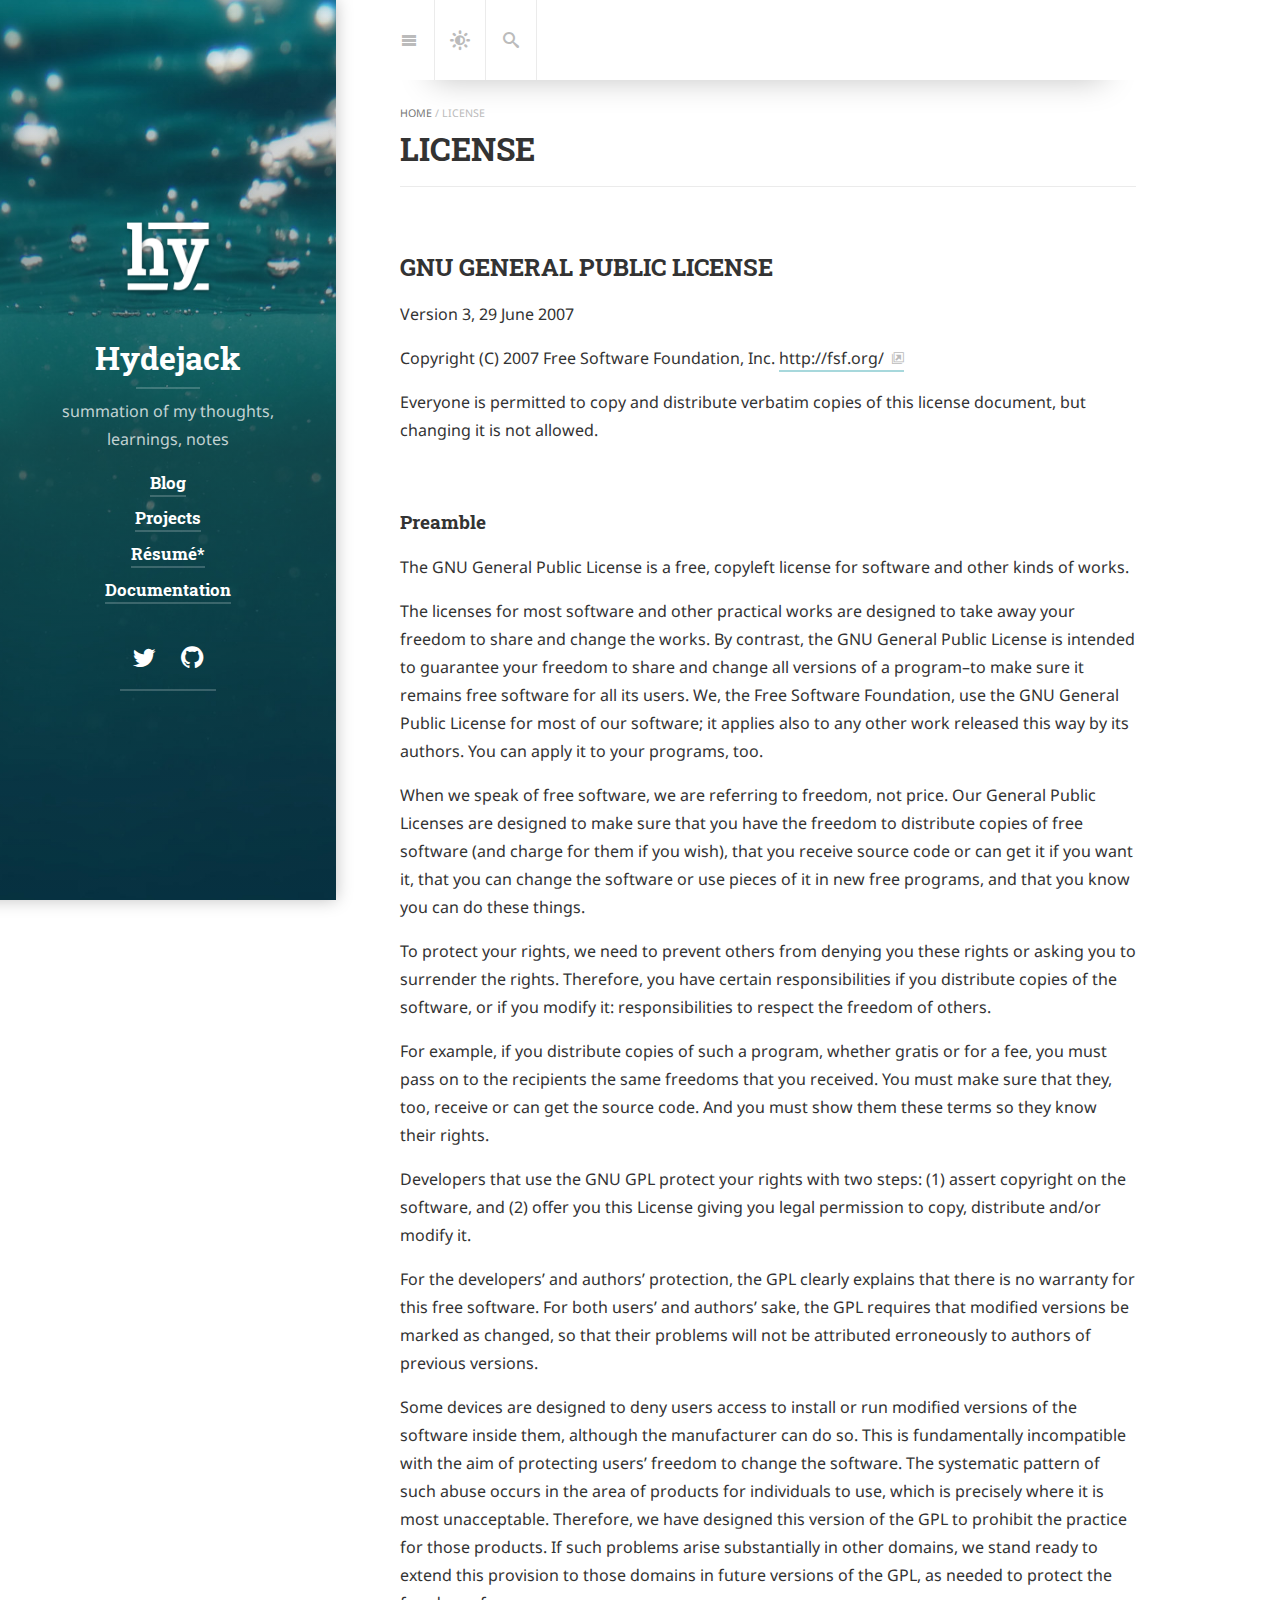
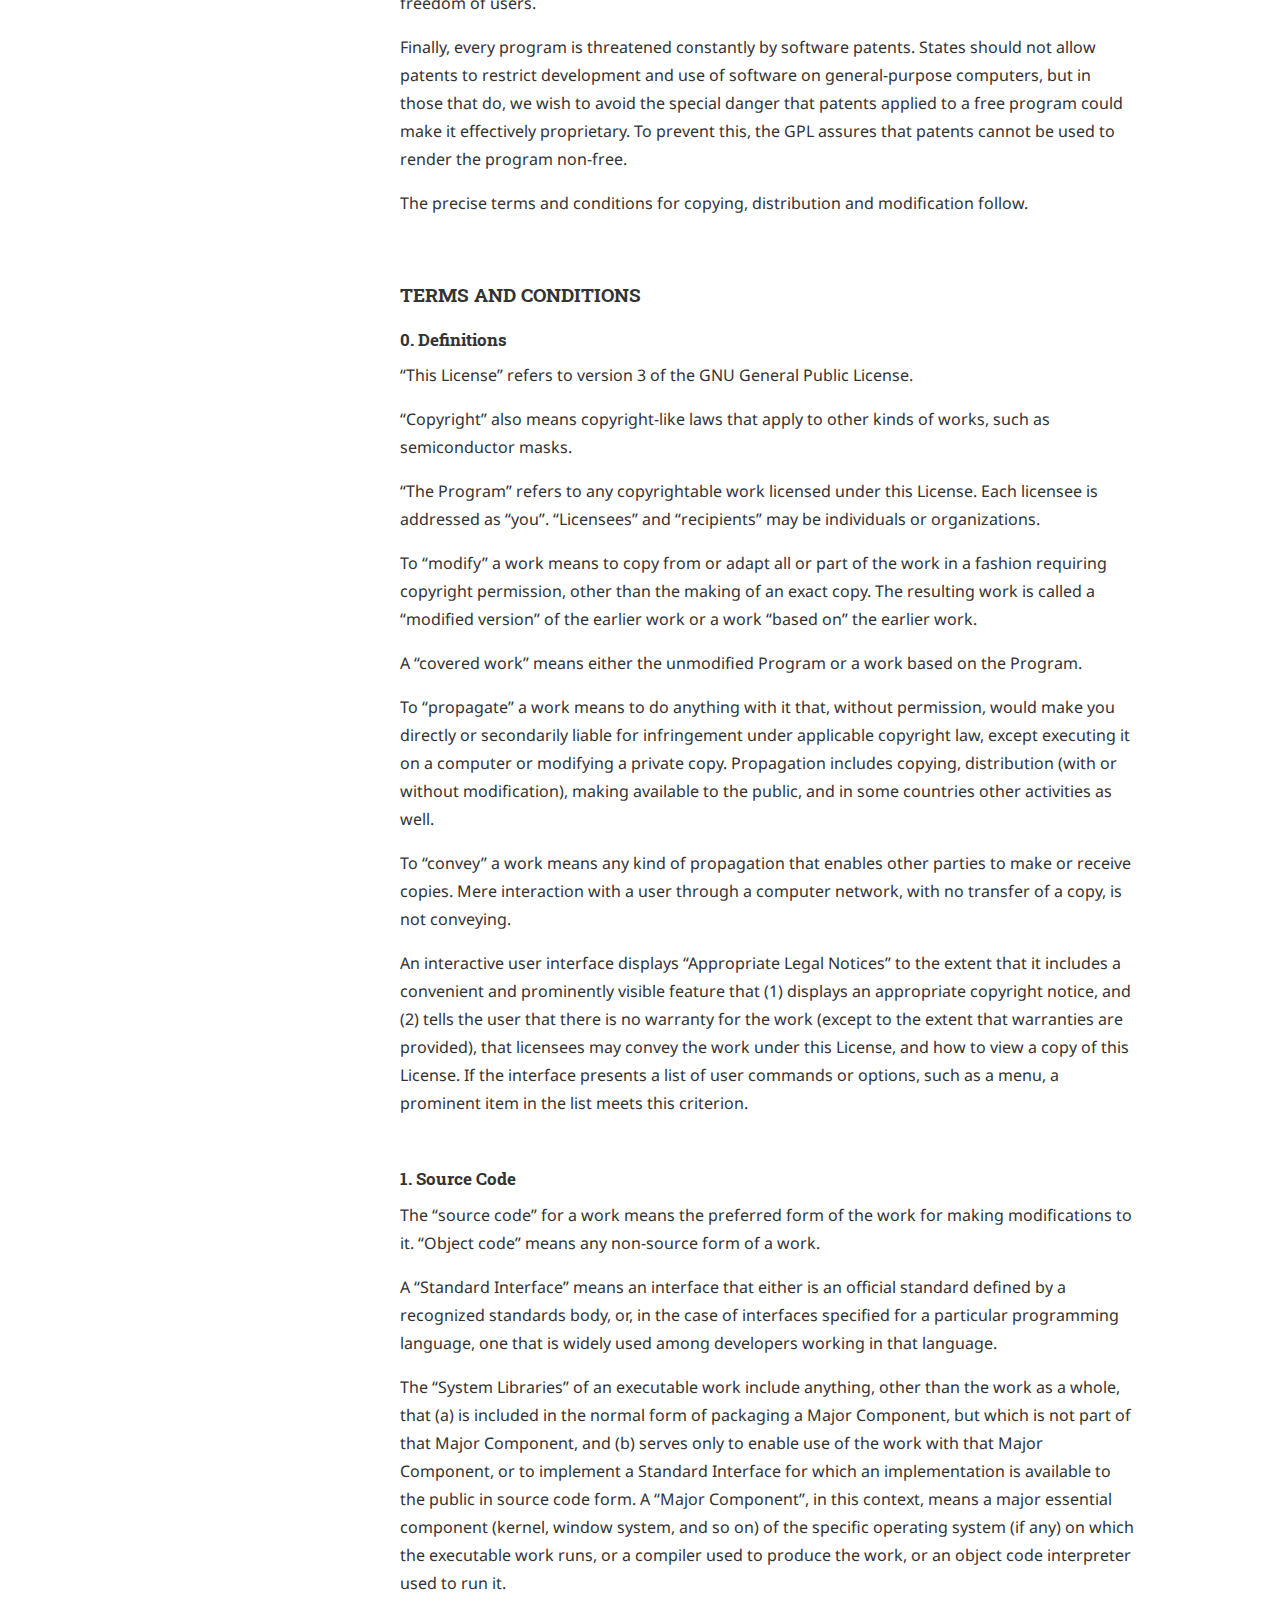
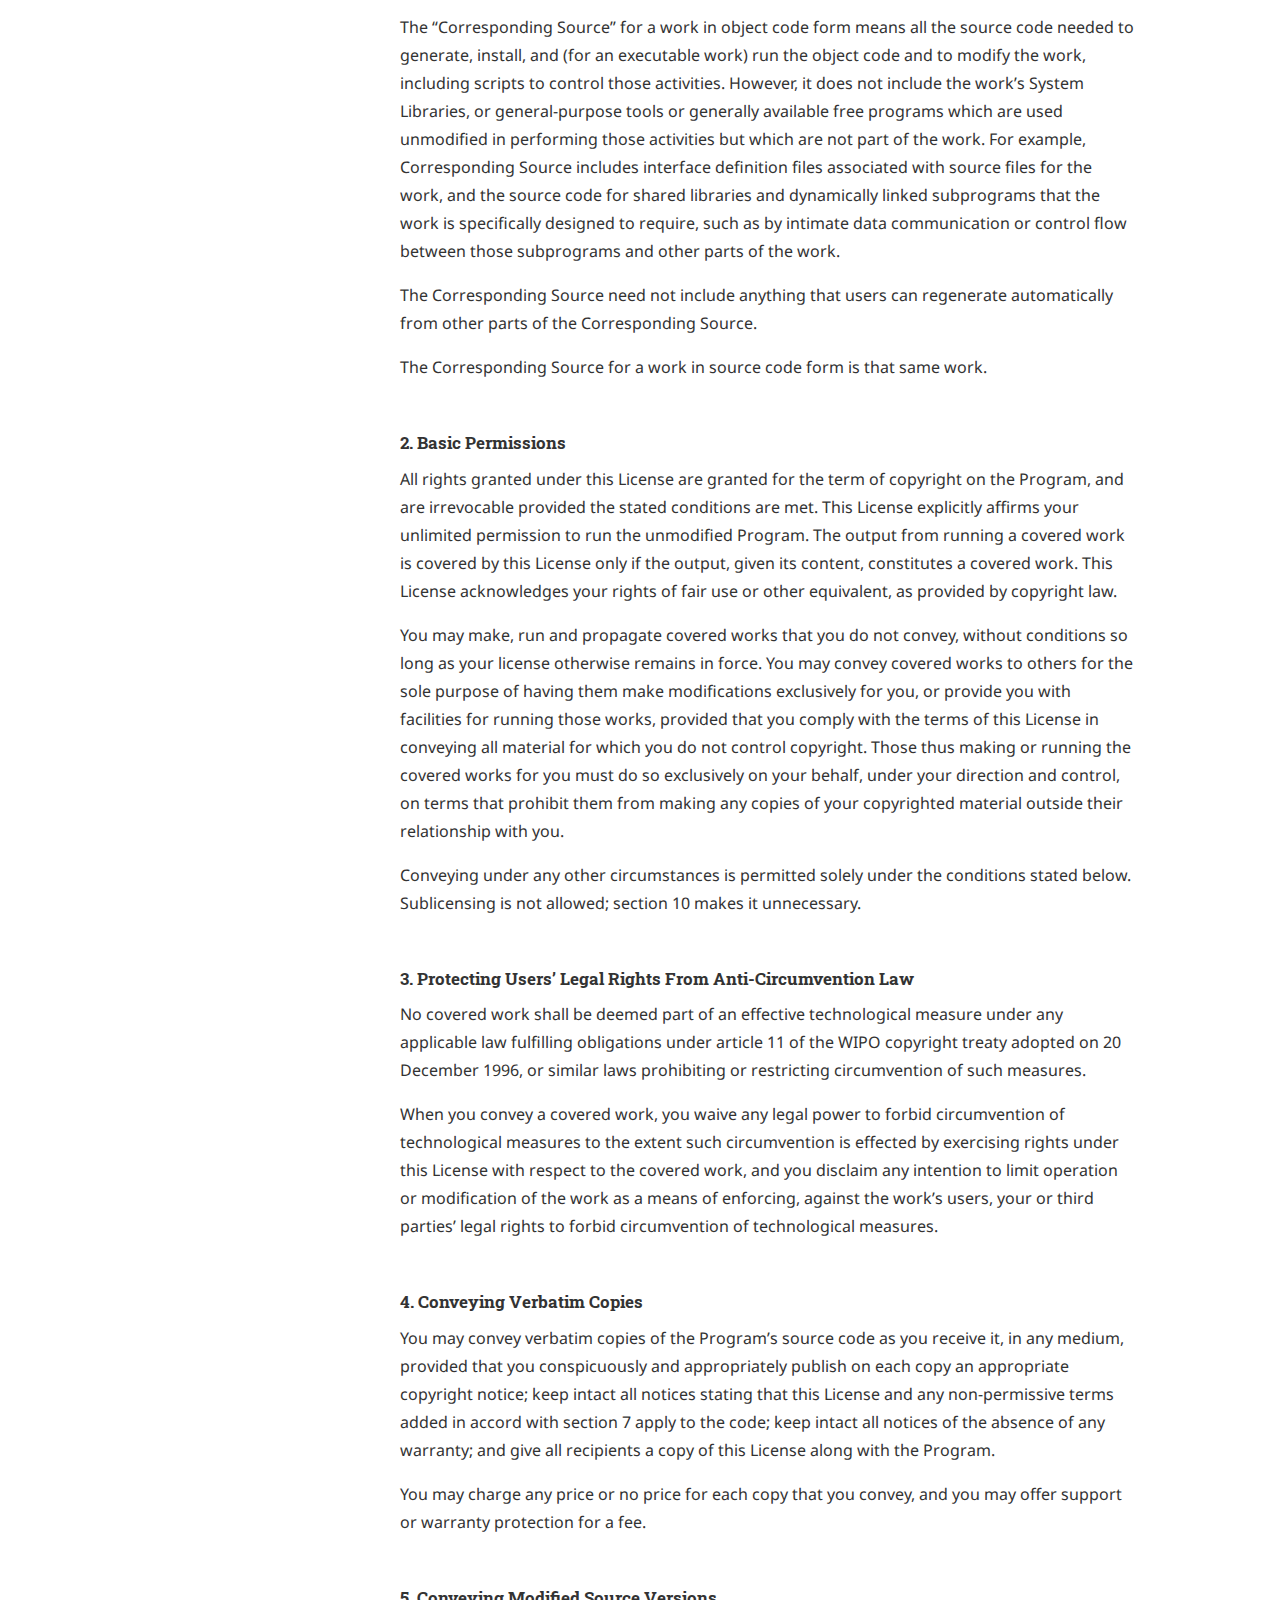
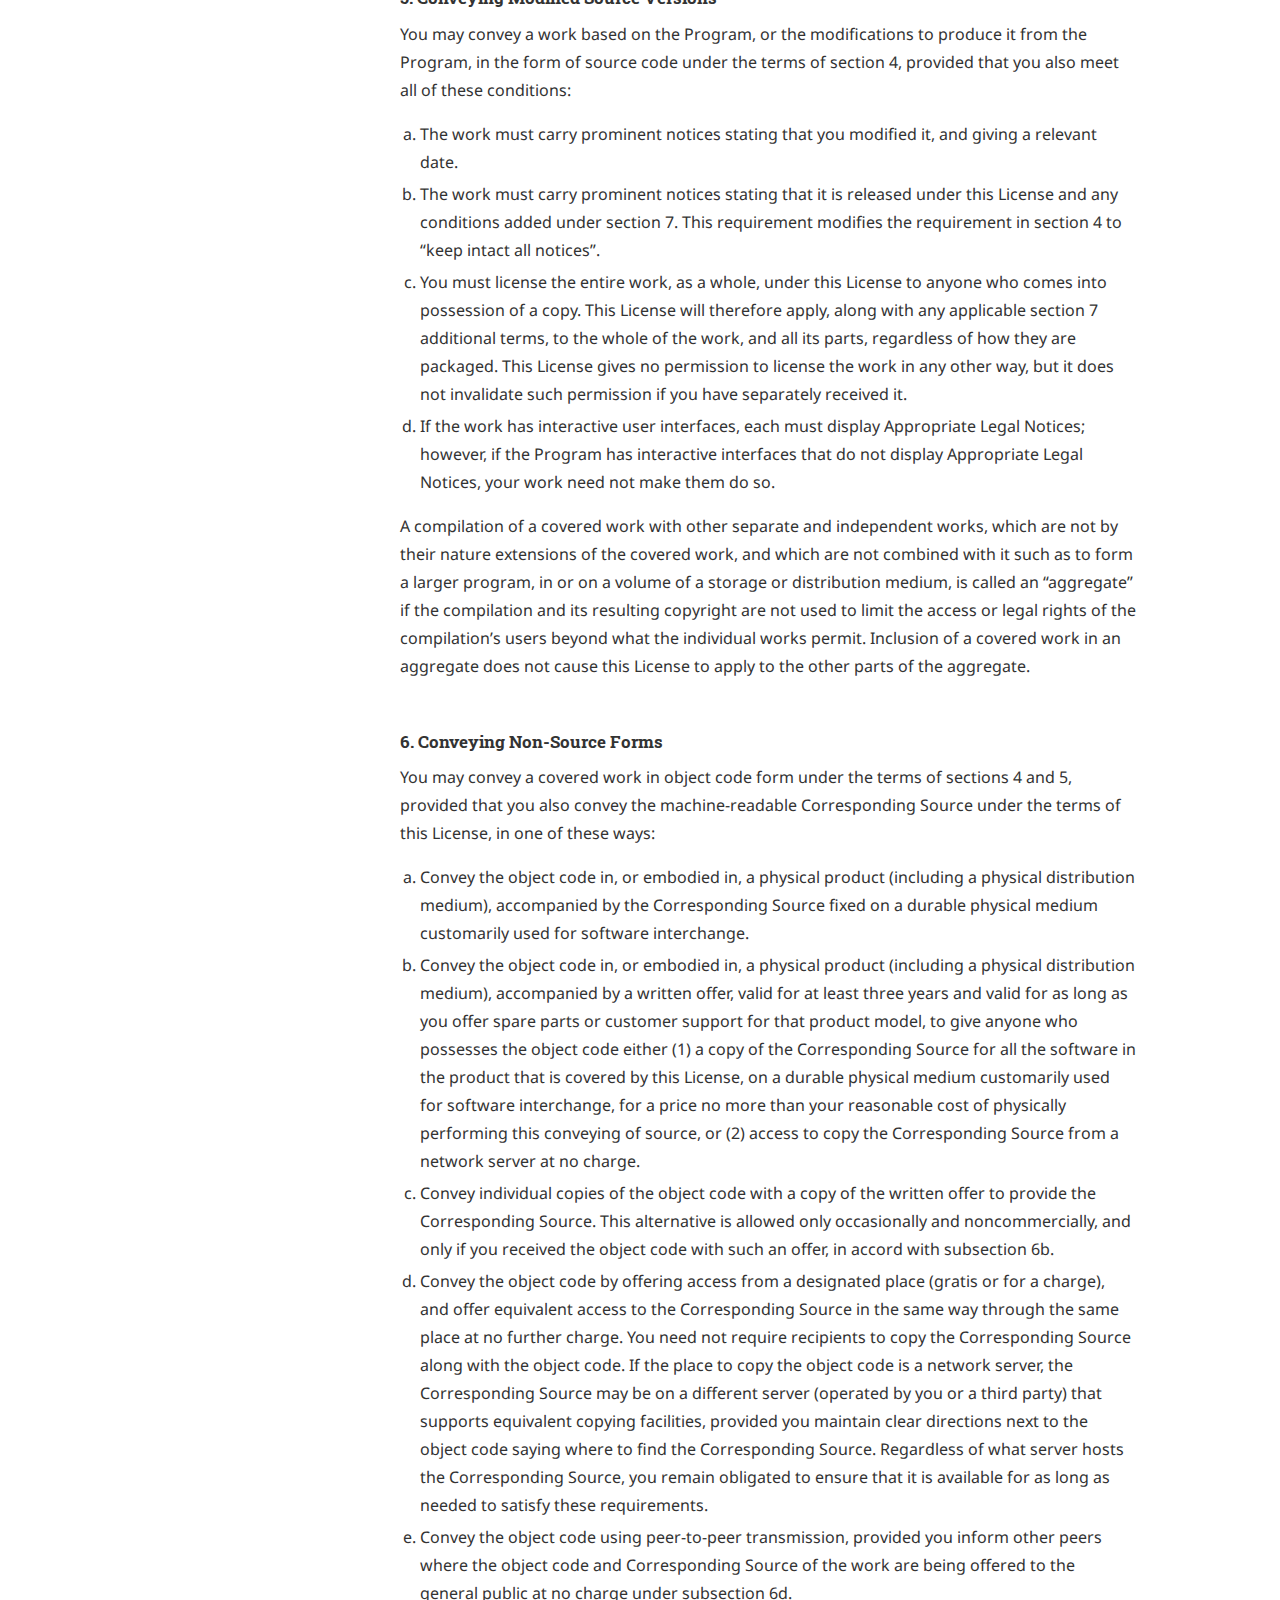
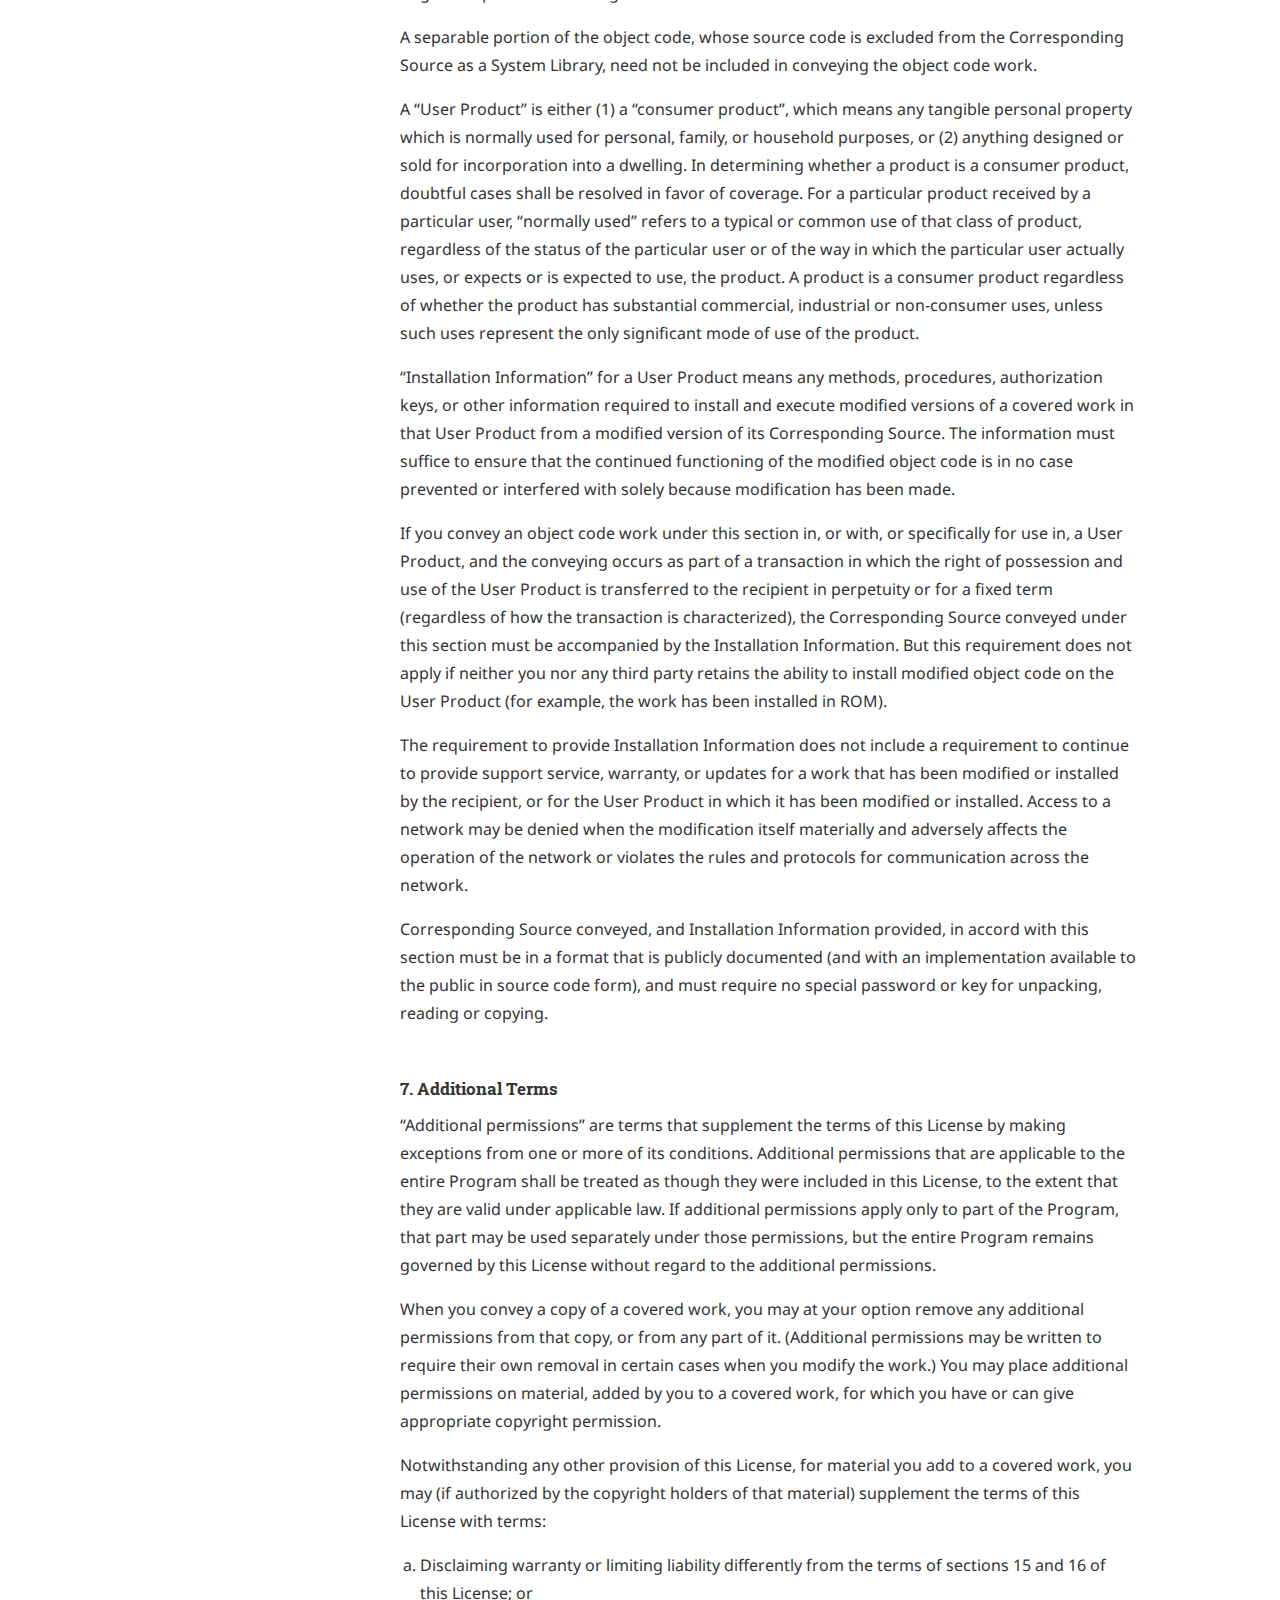
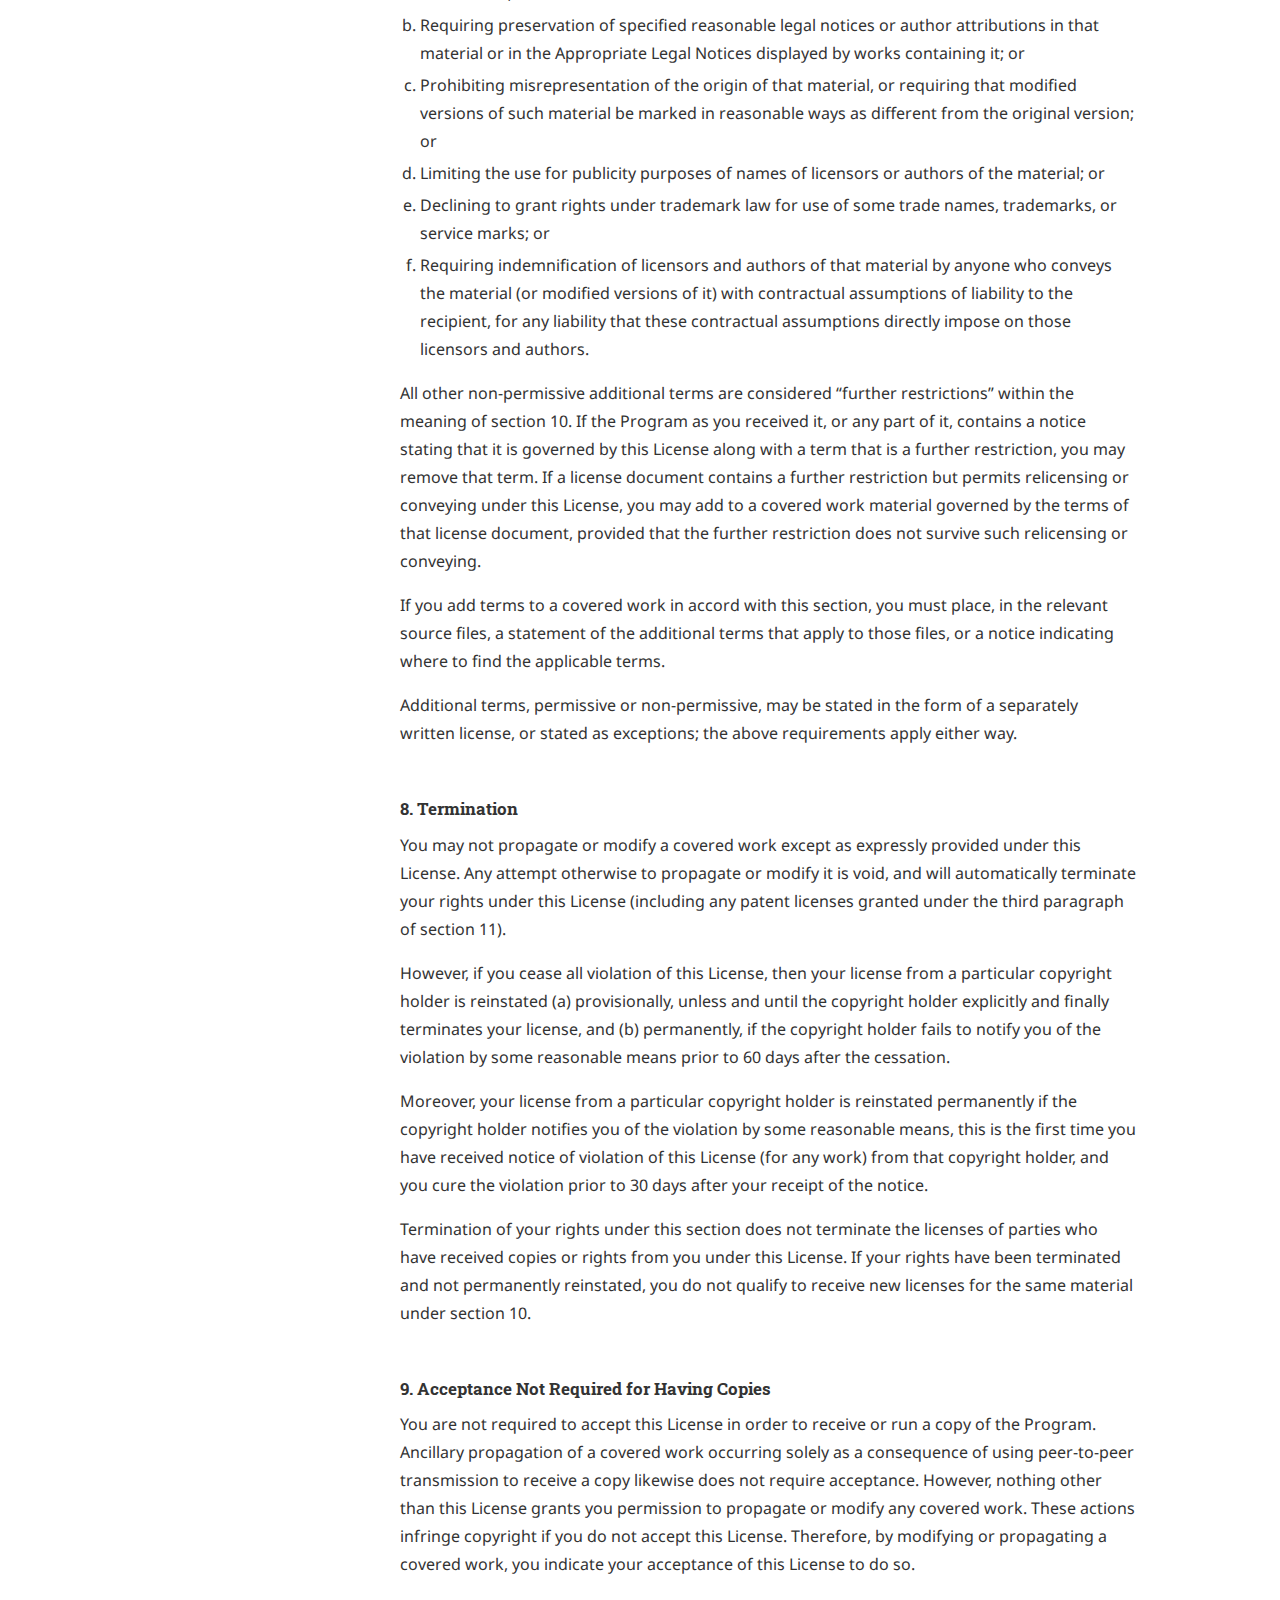
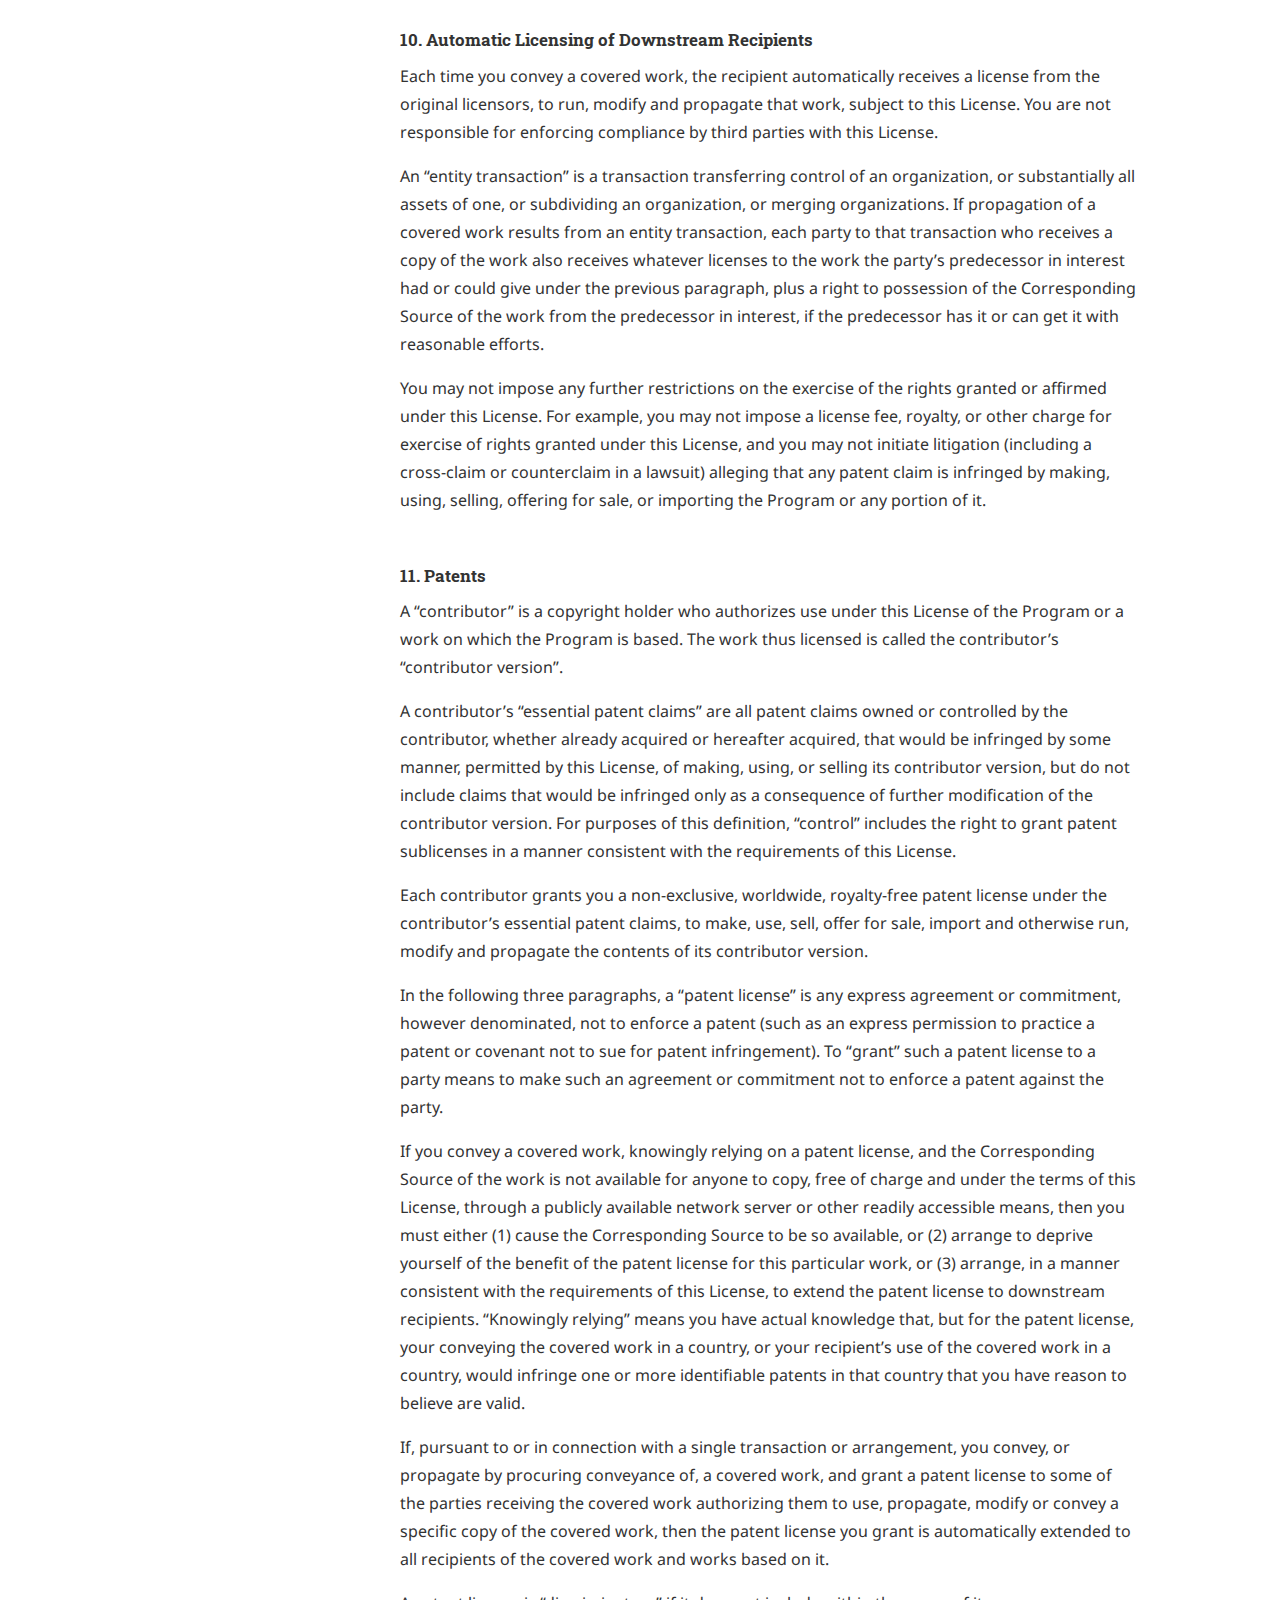
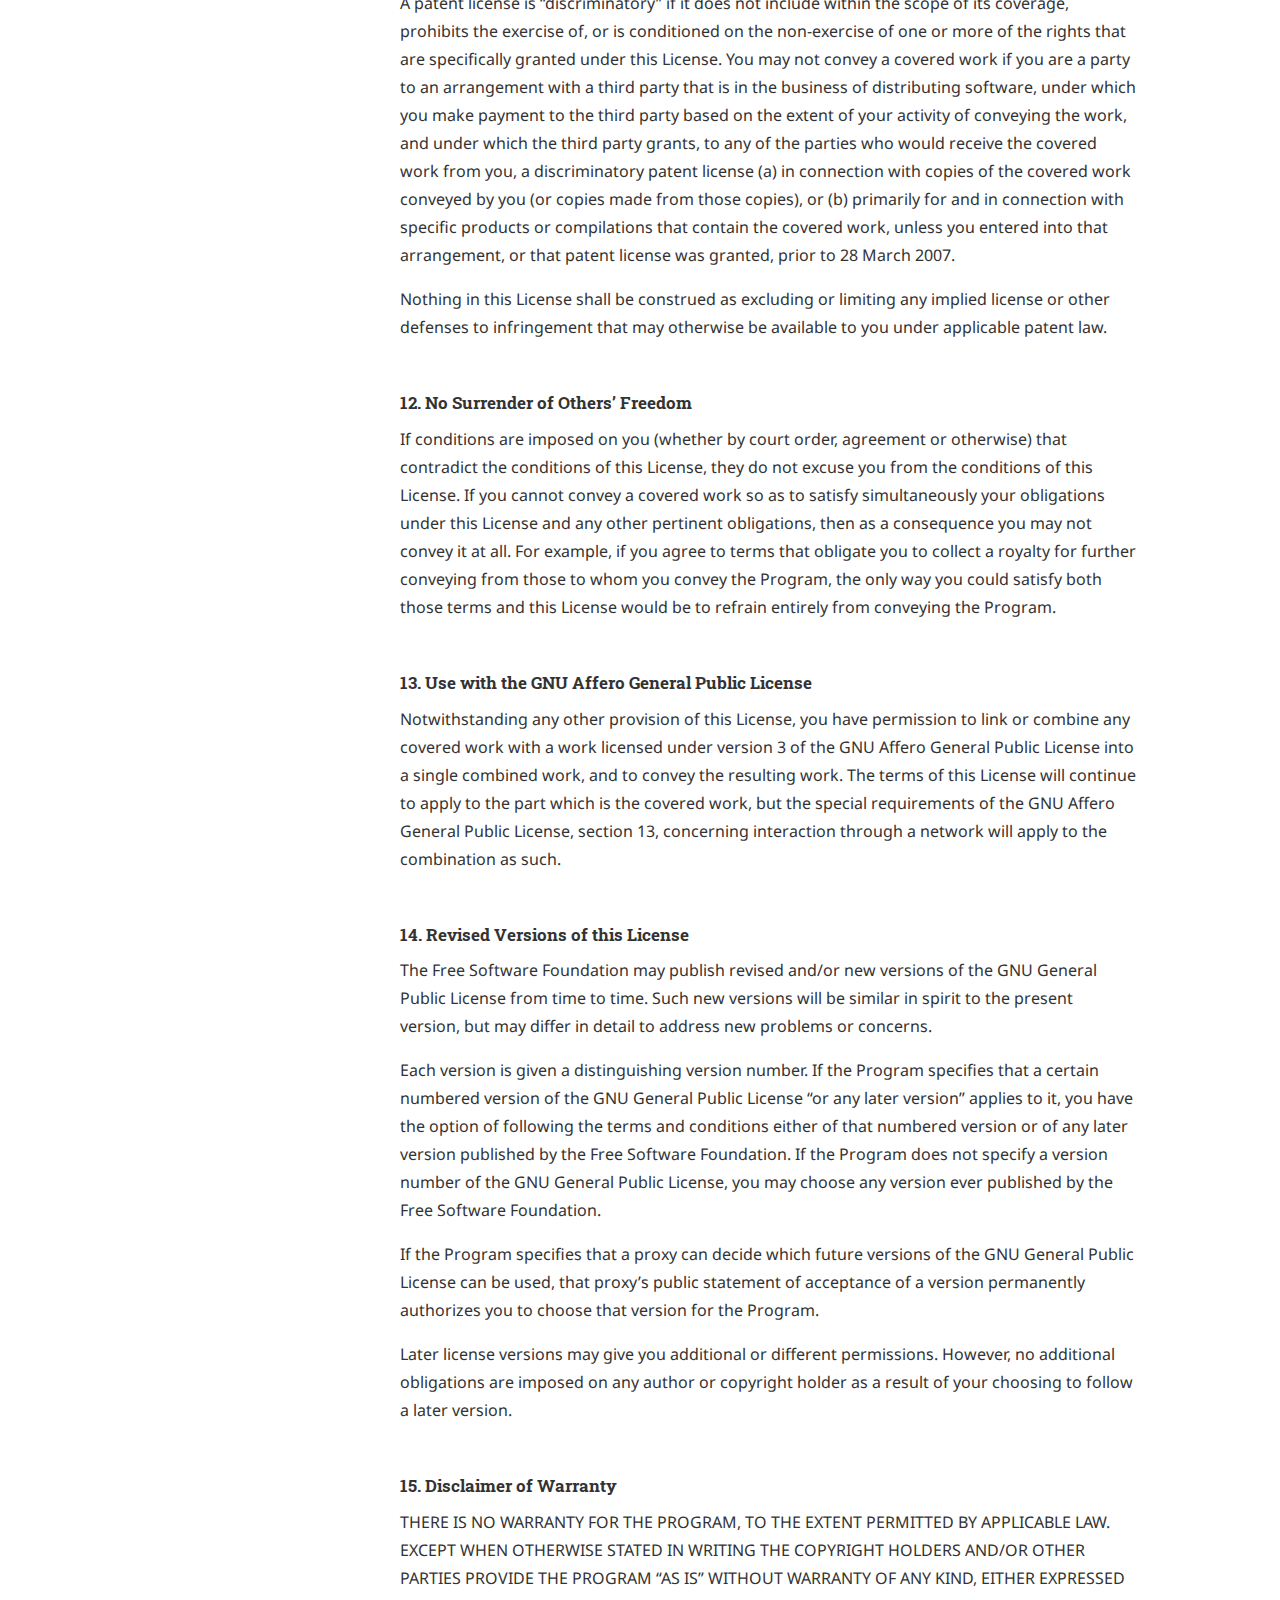
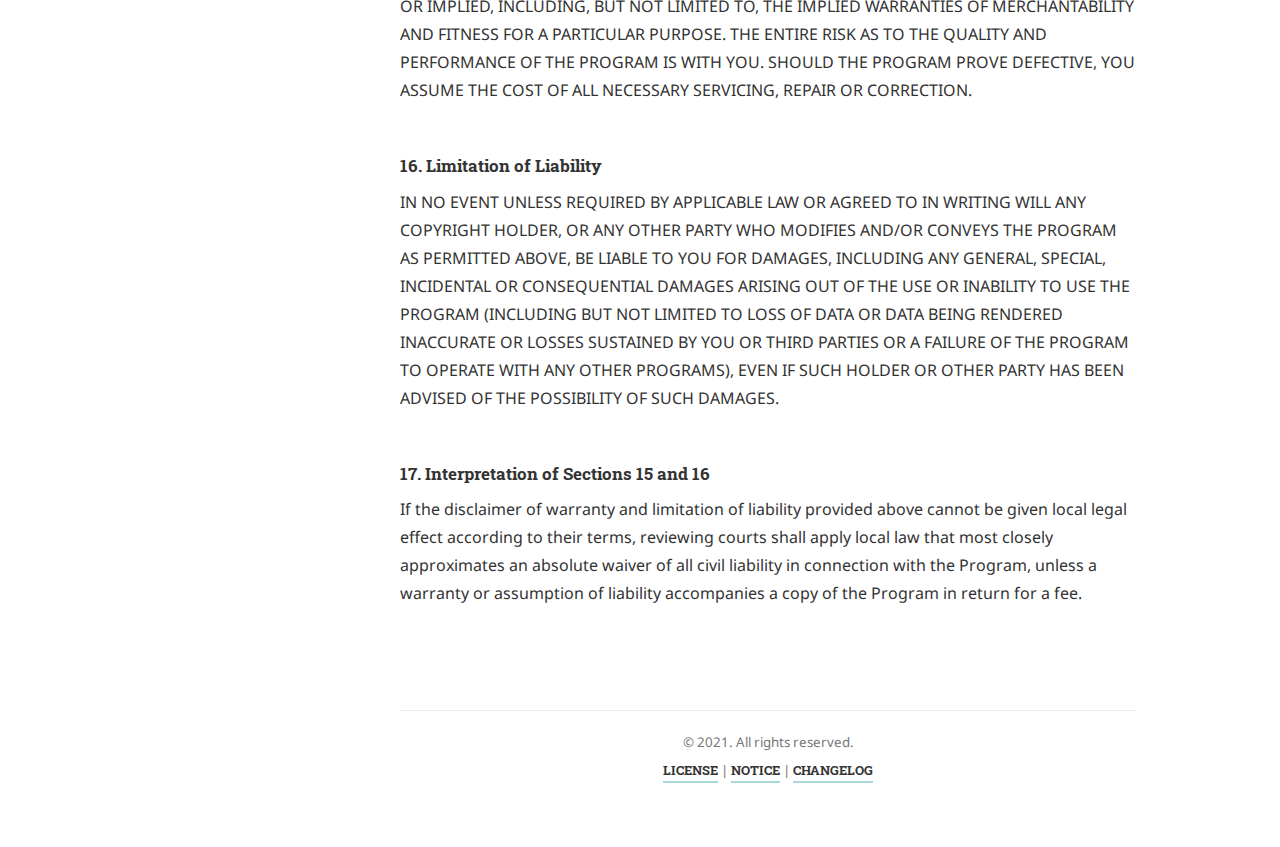
<file: LICENSE/index.html>
<!DOCTYPE html>
<html lang="en">







<head>
  




  <meta name="robots" content="noindex">



  
    
<!-- Begin Jekyll SEO tag v2.7.1 -->
<title>LICENSE | Hydejack</title>
<meta name="generator" content="Jekyll v3.9.0" />
<meta property="og:title" content="LICENSE" />
<meta name="author" content="<firstname> <lastname>" />
<meta property="og:locale" content="en" />
<meta name="description" content="Summations of my notes, learnings, thoughts." />
<meta property="og:description" content="Summations of my notes, learnings, thoughts." />
<meta property="og:site_name" content="Hydejack" />
<meta name="twitter:card" content="summary" />
<meta property="twitter:title" content="LICENSE" />
<script type="application/ld+json">
{"@type":"WebPage","publisher":{"@type":"Organization","logo":{"@type":"ImageObject","url":"/assets/img/logo.png"},"name":"<firstname> <lastname>"},"url":"/LICENSE/","headline":"LICENSE","author":{"@type":"Person","name":"<firstname> <lastname>"},"description":"Summations of my notes, learnings, thoughts.","@context":"https://schema.org"}</script>
<!-- End Jekyll SEO tag -->


  

  

<meta charset="utf-8">
<meta name="viewport" content="width=device-width, initial-scale=1, maximum-scale=1, user-scalable=no">
<meta http-equiv="x-ua-compatible" content="ie=edge">

<meta name="mobile-web-app-capable" content="yes">

<meta name="apple-mobile-web-app-capable" content="yes">
<meta name="apple-mobile-web-app-title" content="Hydejack">
<meta name="apple-mobile-web-app-status-bar-style" content="default">

<meta name="application-name" content="Hydejack">


  <meta name="theme-color" content="rgb(8,46,57)">


<meta name="generator" content="Hydejack v9.1.2" />


<link rel="alternate" href="/blog/example/2012-02-07-example-content/" hreflang="en">

<link type="application/atom+xml" rel="alternate" href="/feed.xml" title="Hydejack" />


<link rel="shortcut icon"    href="/assets/icons/favicon.ico">
<link rel="apple-touch-icon" href="/assets/icons/icon-192x192.png">

<link rel="manifest" href="/assets/site.webmanifest">


  <link rel="dns-prefetch" href="https://fonts.googleapis.com">
  <link rel="dns-prefetch" href="https://fonts.gstatic.com">




<link rel="preload" href="/assets/img/swipe.svg" as="image" id="_hrefSwipeSVG">

<link rel="dns-prefetch" href="/assets/js/search-worker-9.1.2.js" as="worker" id="_hrefSearch">





<script>!function(r,c){"use strict";function a(e,t,n,o){e.addEventListener?e.addEventListener(t,n,o):e.attachEvent?e.attachEvent("on"+t,n):e["on"+t]=n}r.loadJS=function(e,t){var n=c.createElement("script");n.src=e,t&&a(n,"load",t,{once:!0});t=c.scripts[0];return t.parentNode.insertBefore(n,t),n},r._loaded=!1,r.loadJSDeferred=function(e,t){var n=c.createElement("script");function o(){r._loaded=!0,t&&a(n,"load",t,{once:!0});var e=c.scripts[0];e.parentNode.insertBefore(n,e)}return n.src=e,r._loaded?o():a(r,"load",o,{once:!0}),n},r.setRel=r.setRelStylesheet=function(e){a(c.getElementById(e),"load",function(){this.rel="stylesheet"},{once:!0})}}(window,document);
!function(a){"use strict";var b=function(b,c,d){function e(a){return h.body?a():void setTimeout(function(){e(a)})}function f(){i.addEventListener&&i.removeEventListener("load",f),i.media=d||"all"}var g,h=a.document,i=h.createElement("link");if(c)g=c;else{var j=(h.body||h.getElementsByTagName("head")[0]).childNodes;g=j[j.length-1]}var k=h.styleSheets;i.rel="stylesheet",i.href=b,i.media="only x",e(function(){g.parentNode.insertBefore(i,c?g:g.nextSibling)});var l=function(a){for(var b=i.href,c=k.length;c--;)if(k[c].href===b)return a();setTimeout(function(){l(a)})};return i.addEventListener&&i.addEventListener("load",f),i.onloadcssdefined=l,l(f),i};"undefined"!=typeof exports?exports.loadCSS=b:a.loadCSS=b}("undefined"!=typeof global?global:this);
!function(a){if(a.loadCSS){var b=loadCSS.relpreload={};if(b.support=function(){try{return a.document.createElement("link").relList.supports("preload")}catch(b){return!1}},b.poly=function(){for(var b=a.document.getElementsByTagName("link"),c=0;c<b.length;c++){var d=b[c];"preload"===d.rel&&"style"===d.getAttribute("as")&&(a.loadCSS(d.href,d,d.getAttribute("media")),d.rel=null)}},!b.support()){b.poly();var c=a.setInterval(b.poly,300);a.addEventListener&&a.addEventListener("load",function(){b.poly(),a.clearInterval(c)}),a.attachEvent&&a.attachEvent("onload",function(){a.clearInterval(c)})}}}(this);
!function(w) {
  w._baseURL = '/';
  w._publicPath = '/assets/js/';
  w._noPushState = false;
  w._noDrawer = false;
  w._noNavbar = false;
  w._noToc = false;
  w._noSearch = false;
  w._advertise = false;
  w._search = {
    DATA_URL: '/assets/sitedata.json?no-cache',
    STORAGE_KEY: 'mini-search/',
    INDEX_KEY: 'index--2021-03-03T20:59:26+05:30',
  };
  w._clapButton = true;
}(window);</script>


<script async src="/assets/bower_components/MathJax/es5/tex-mml-chtml.js" id="_MathJax"></script>


<!--[if gt IE 8]><!---->

  




<link rel="stylesheet" href="/assets/css/hydejack-9.1.2.css" id="_stylePreload">
<link rel="stylesheet" href="/assets/icomoon/style.css" id="_iconsPreload">
<link rel="stylesheet" href="https://fonts.googleapis.com/css?family=Roboto+Slab:700%7CNoto+Sans:400,400i,700,700i&display=swap" id="_fontsPreload">



  <style id="_pageStyle">

html{--accent-color: rgb(79,177,186);--accent-color-faded: rgba(79,177,186,0.5);--accent-color-highlight: rgba(79,177,186,0.1);--accent-color-darkened: #409ba3;--theme-color: rgb(8,46,57);--dark-mode-body-bg: #282f31;--dark-mode-border-color: #343d3f}

</style>


<!--<![endif]-->





</head>

<body class="no-break-layout">
  
<script>
  window._sunrise = 6;
  window._sunset =  18;
  !function(e,s){var d="light-mode",o="dark-mode",a=(new Date).getHours();"matchMedia"in e&&e.matchMedia("(prefers-color-scheme)")||(o=(e=a<=e._sunrise||a>=e._sunset?o:d)==o?d:o,s.body.classList.add(e),s.body.classList.remove(o))}(window,document);

</script>



<hy-push-state
  id="_pushState"
  replace-selector="#_main"
  link-selector="a[href]:not([href^='/assets/']):not(.external):not(.no-push-state)"
  script-selector="script"
  duration="500"
  hashchange
>
  
  
  <div id="_navbar" class="navbar fixed-top">
  <div class="content">
    <span class="sr-only">Jump to:</span>
    <div class="nav-btn-bar">
      <a id="_menu" class="nav-btn no-hover" href="#_drawer--opened">
        <span class="sr-only">Navigation</span>
        <span class="icon-menu"></span>
      </a>
      <div class="nav-span"></div>
    </div>
  </div>
</div>
<hr class="sr-only" hidden />

  <main
  id="_main"
  class="content layout-plain"
  role="main"
>
  <nav id="breadcrumbs" class="screen-only"><ul>
  
  
    <li><a href="/">home</a></li>
    
      <li>
      
        <span>/</span>
        <span>LICENSE</span>
      
      </li>
    
  
</ul></nav>
  <article class="page" role="article">
  <header>
    <h1 class="page-title">LICENSE</h1>
    



  <div class="hr pb0"></div>


  </header>

  <ul class="large-only" id="markdown-toc">
  <li><a href="#preamble" id="markdown-toc-preamble">Preamble</a></li>
  <li><a href="#terms-and-conditions" id="markdown-toc-terms-and-conditions">TERMS AND CONDITIONS</a>    <ul>
      <li><a href="#0-definitions" id="markdown-toc-0-definitions">0. Definitions</a></li>
      <li><a href="#1-source-code" id="markdown-toc-1-source-code">1. Source Code</a></li>
      <li><a href="#2-basic-permissions" id="markdown-toc-2-basic-permissions">2. Basic Permissions</a></li>
      <li><a href="#3-protecting-users-legal-rights-from-anti-circumvention-law" id="markdown-toc-3-protecting-users-legal-rights-from-anti-circumvention-law">3. Protecting Users’ Legal Rights From Anti-Circumvention Law</a></li>
      <li><a href="#4-conveying-verbatim-copies" id="markdown-toc-4-conveying-verbatim-copies">4. Conveying Verbatim Copies</a></li>
      <li><a href="#5-conveying-modified-source-versions" id="markdown-toc-5-conveying-modified-source-versions">5. Conveying Modified Source Versions</a></li>
      <li><a href="#6-conveying-non-source-forms" id="markdown-toc-6-conveying-non-source-forms">6. Conveying Non-Source Forms</a></li>
      <li><a href="#7-additional-terms" id="markdown-toc-7-additional-terms">7. Additional Terms</a></li>
      <li><a href="#8-termination" id="markdown-toc-8-termination">8. Termination</a></li>
      <li><a href="#9-acceptance-not-required-for-having-copies" id="markdown-toc-9-acceptance-not-required-for-having-copies">9. Acceptance Not Required for Having Copies</a></li>
      <li><a href="#10-automatic-licensing-of-downstream-recipients" id="markdown-toc-10-automatic-licensing-of-downstream-recipients">10. Automatic Licensing of Downstream Recipients</a></li>
      <li><a href="#11-patents" id="markdown-toc-11-patents">11. Patents</a></li>
      <li><a href="#12-no-surrender-of-others-freedom" id="markdown-toc-12-no-surrender-of-others-freedom">12. No Surrender of Others’ Freedom</a></li>
      <li><a href="#13-use-with-the-gnu-affero-general-public-license" id="markdown-toc-13-use-with-the-gnu-affero-general-public-license">13. Use with the GNU Affero General Public License</a></li>
      <li><a href="#14-revised-versions-of-this-license" id="markdown-toc-14-revised-versions-of-this-license">14. Revised Versions of this License</a></li>
      <li><a href="#15-disclaimer-of-warranty" id="markdown-toc-15-disclaimer-of-warranty">15. Disclaimer of Warranty</a></li>
      <li><a href="#16-limitation-of-liability" id="markdown-toc-16-limitation-of-liability">16. Limitation of Liability</a></li>
      <li><a href="#17-interpretation-of-sections-15-and-16" id="markdown-toc-17-interpretation-of-sections-15-and-16">17. Interpretation of Sections 15 and 16</a></li>
    </ul>
  </li>
</ul>

<h2 class="no_toc" id="gnu-general-public-license">GNU GENERAL PUBLIC LICENSE</h2>

<p>Version 3, 29 June 2007</p>

<p>Copyright (C) 2007 Free Software Foundation, Inc.
<a href="http://fsf.org/">http://fsf.org/</a></p>

<p>Everyone is permitted to copy and distribute verbatim copies of this
license document, but changing it is not allowed.</p>

<h3 id="preamble">Preamble</h3>

<p>The GNU General Public License is a free, copyleft license for
software and other kinds of works.</p>

<p>The licenses for most software and other practical works are designed
to take away your freedom to share and change the works. By contrast,
the GNU General Public License is intended to guarantee your freedom
to share and change all versions of a program–to make sure it remains
free software for all its users. We, the Free Software Foundation, use
the GNU General Public License for most of our software; it applies
also to any other work released this way by its authors. You can apply
it to your programs, too.</p>

<p>When we speak of free software, we are referring to freedom, not
price. Our General Public Licenses are designed to make sure that you
have the freedom to distribute copies of free software (and charge for
them if you wish), that you receive source code or can get it if you
want it, that you can change the software or use pieces of it in new
free programs, and that you know you can do these things.</p>

<p>To protect your rights, we need to prevent others from denying you
these rights or asking you to surrender the rights. Therefore, you
have certain responsibilities if you distribute copies of the
software, or if you modify it: responsibilities to respect the freedom
of others.</p>

<p>For example, if you distribute copies of such a program, whether
gratis or for a fee, you must pass on to the recipients the same
freedoms that you received. You must make sure that they, too, receive
or can get the source code. And you must show them these terms so they
know their rights.</p>

<p>Developers that use the GNU GPL protect your rights with two steps:
(1) assert copyright on the software, and (2) offer you this License
giving you legal permission to copy, distribute and/or modify it.</p>

<p>For the developers’ and authors’ protection, the GPL clearly explains
that there is no warranty for this free software. For both users’ and
authors’ sake, the GPL requires that modified versions be marked as
changed, so that their problems will not be attributed erroneously to
authors of previous versions.</p>

<p>Some devices are designed to deny users access to install or run
modified versions of the software inside them, although the
manufacturer can do so. This is fundamentally incompatible with the
aim of protecting users’ freedom to change the software. The
systematic pattern of such abuse occurs in the area of products for
individuals to use, which is precisely where it is most unacceptable.
Therefore, we have designed this version of the GPL to prohibit the
practice for those products. If such problems arise substantially in
other domains, we stand ready to extend this provision to those
domains in future versions of the GPL, as needed to protect the
freedom of users.</p>

<p>Finally, every program is threatened constantly by software patents.
States should not allow patents to restrict development and use of
software on general-purpose computers, but in those that do, we wish
to avoid the special danger that patents applied to a free program
could make it effectively proprietary. To prevent this, the GPL
assures that patents cannot be used to render the program non-free.</p>

<p>The precise terms and conditions for copying, distribution and
modification follow.</p>

<h3 id="terms-and-conditions">TERMS AND CONDITIONS</h3>

<h4 id="0-definitions">0. Definitions</h4>

<p>“This License” refers to version 3 of the GNU General Public License.</p>

<p>“Copyright” also means copyright-like laws that apply to other kinds
of works, such as semiconductor masks.</p>

<p>“The Program” refers to any copyrightable work licensed under this
License. Each licensee is addressed as “you”. “Licensees” and
“recipients” may be individuals or organizations.</p>

<p>To “modify” a work means to copy from or adapt all or part of the work
in a fashion requiring copyright permission, other than the making of
an exact copy. The resulting work is called a “modified version” of
the earlier work or a work “based on” the earlier work.</p>

<p>A “covered work” means either the unmodified Program or a work based
on the Program.</p>

<p>To “propagate” a work means to do anything with it that, without
permission, would make you directly or secondarily liable for
infringement under applicable copyright law, except executing it on a
computer or modifying a private copy. Propagation includes copying,
distribution (with or without modification), making available to the
public, and in some countries other activities as well.</p>

<p>To “convey” a work means any kind of propagation that enables other
parties to make or receive copies. Mere interaction with a user
through a computer network, with no transfer of a copy, is not
conveying.</p>

<p>An interactive user interface displays “Appropriate Legal Notices” to
the extent that it includes a convenient and prominently visible
feature that (1) displays an appropriate copyright notice, and (2)
tells the user that there is no warranty for the work (except to the
extent that warranties are provided), that licensees may convey the
work under this License, and how to view a copy of this License. If
the interface presents a list of user commands or options, such as a
menu, a prominent item in the list meets this criterion.</p>

<h4 id="1-source-code">1. Source Code</h4>

<p>The “source code” for a work means the preferred form of the work for
making modifications to it. “Object code” means any non-source form of
a work.</p>

<p>A “Standard Interface” means an interface that either is an official
standard defined by a recognized standards body, or, in the case of
interfaces specified for a particular programming language, one that
is widely used among developers working in that language.</p>

<p>The “System Libraries” of an executable work include anything, other
than the work as a whole, that (a) is included in the normal form of
packaging a Major Component, but which is not part of that Major
Component, and (b) serves only to enable use of the work with that
Major Component, or to implement a Standard Interface for which an
implementation is available to the public in source code form. A
“Major Component”, in this context, means a major essential component
(kernel, window system, and so on) of the specific operating system
(if any) on which the executable work runs, or a compiler used to
produce the work, or an object code interpreter used to run it.</p>

<p>The “Corresponding Source” for a work in object code form means all
the source code needed to generate, install, and (for an executable
work) run the object code and to modify the work, including scripts to
control those activities. However, it does not include the work’s
System Libraries, or general-purpose tools or generally available free
programs which are used unmodified in performing those activities but
which are not part of the work. For example, Corresponding Source
includes interface definition files associated with source files for
the work, and the source code for shared libraries and dynamically
linked subprograms that the work is specifically designed to require,
such as by intimate data communication or control flow between those
subprograms and other parts of the work.</p>

<p>The Corresponding Source need not include anything that users can
regenerate automatically from other parts of the Corresponding Source.</p>

<p>The Corresponding Source for a work in source code form is that same
work.</p>

<h4 id="2-basic-permissions">2. Basic Permissions</h4>

<p>All rights granted under this License are granted for the term of
copyright on the Program, and are irrevocable provided the stated
conditions are met. This License explicitly affirms your unlimited
permission to run the unmodified Program. The output from running a
covered work is covered by this License only if the output, given its
content, constitutes a covered work. This License acknowledges your
rights of fair use or other equivalent, as provided by copyright law.</p>

<p>You may make, run and propagate covered works that you do not convey,
without conditions so long as your license otherwise remains in force.
You may convey covered works to others for the sole purpose of having
them make modifications exclusively for you, or provide you with
facilities for running those works, provided that you comply with the
terms of this License in conveying all material for which you do not
control copyright. Those thus making or running the covered works for
you must do so exclusively on your behalf, under your direction and
control, on terms that prohibit them from making any copies of your
copyrighted material outside their relationship with you.</p>

<p>Conveying under any other circumstances is permitted solely under the
conditions stated below. Sublicensing is not allowed; section 10 makes
it unnecessary.</p>

<h4 id="3-protecting-users-legal-rights-from-anti-circumvention-law">3. Protecting Users’ Legal Rights From Anti-Circumvention Law</h4>

<p>No covered work shall be deemed part of an effective technological
measure under any applicable law fulfilling obligations under article
11 of the WIPO copyright treaty adopted on 20 December 1996, or
similar laws prohibiting or restricting circumvention of such
measures.</p>

<p>When you convey a covered work, you waive any legal power to forbid
circumvention of technological measures to the extent such
circumvention is effected by exercising rights under this License with
respect to the covered work, and you disclaim any intention to limit
operation or modification of the work as a means of enforcing, against
the work’s users, your or third parties’ legal rights to forbid
circumvention of technological measures.</p>

<h4 id="4-conveying-verbatim-copies">4. Conveying Verbatim Copies</h4>

<p>You may convey verbatim copies of the Program’s source code as you
receive it, in any medium, provided that you conspicuously and
appropriately publish on each copy an appropriate copyright notice;
keep intact all notices stating that this License and any
non-permissive terms added in accord with section 7 apply to the code;
keep intact all notices of the absence of any warranty; and give all
recipients a copy of this License along with the Program.</p>

<p>You may charge any price or no price for each copy that you convey,
and you may offer support or warranty protection for a fee.</p>

<h4 id="5-conveying-modified-source-versions">5. Conveying Modified Source Versions</h4>

<p>You may convey a work based on the Program, or the modifications to
produce it from the Program, in the form of source code under the
terms of section 4, provided that you also meet all of these
conditions:</p>

<ol style="list-style-type:lower-latin">
  <li>The work must carry prominent notices stating that you modified
it, and giving a relevant date.</li>
  <li>The work must carry prominent notices stating that it is
released under this License and any conditions added under
section 7. This requirement modifies the requirement in section 4
to “keep intact all notices”.</li>
  <li>You must license the entire work, as a whole, under this
License to anyone who comes into possession of a copy. This
License will therefore apply, along with any applicable section 7
additional terms, to the whole of the work, and all its parts,
regardless of how they are packaged. This License gives no
permission to license the work in any other way, but it does not
invalidate such permission if you have separately received it.</li>
  <li>If the work has interactive user interfaces, each must display
Appropriate Legal Notices; however, if the Program has interactive
interfaces that do not display Appropriate Legal Notices, your
work need not make them do so.</li>
</ol>

<p>A compilation of a covered work with other separate and independent
works, which are not by their nature extensions of the covered work,
and which are not combined with it such as to form a larger program,
in or on a volume of a storage or distribution medium, is called an
“aggregate” if the compilation and its resulting copyright are not
used to limit the access or legal rights of the compilation’s users
beyond what the individual works permit. Inclusion of a covered work
in an aggregate does not cause this License to apply to the other
parts of the aggregate.</p>

<h4 id="6-conveying-non-source-forms">6. Conveying Non-Source Forms</h4>

<p>You may convey a covered work in object code form under the terms of
sections 4 and 5, provided that you also convey the machine-readable
Corresponding Source under the terms of this License, in one of these
ways:</p>

<ol style="list-style-type:lower-latin">
  <li>Convey the object code in, or embodied in, a physical product
(including a physical distribution medium), accompanied by the
Corresponding Source fixed on a durable physical medium
customarily used for software interchange.</li>
  <li>Convey the object code in, or embodied in, a physical product
(including a physical distribution medium), accompanied by a
written offer, valid for at least three years and valid for as
long as you offer spare parts or customer support for that product
model, to give anyone who possesses the object code either (1) a
copy of the Corresponding Source for all the software in the
product that is covered by this License, on a durable physical
medium customarily used for software interchange, for a price no
more than your reasonable cost of physically performing this
conveying of source, or (2) access to copy the Corresponding
Source from a network server at no charge.</li>
  <li>Convey individual copies of the object code with a copy of the
written offer to provide the Corresponding Source. This
alternative is allowed only occasionally and noncommercially, and
only if you received the object code with such an offer, in accord
with subsection 6b.</li>
  <li>Convey the object code by offering access from a designated
place (gratis or for a charge), and offer equivalent access to the
Corresponding Source in the same way through the same place at no
further charge. You need not require recipients to copy the
Corresponding Source along with the object code. If the place to
copy the object code is a network server, the Corresponding Source
may be on a different server (operated by you or a third party)
that supports equivalent copying facilities, provided you maintain
clear directions next to the object code saying where to find the
Corresponding Source. Regardless of what server hosts the
Corresponding Source, you remain obligated to ensure that it is
available for as long as needed to satisfy these requirements.</li>
  <li>Convey the object code using peer-to-peer transmission,
provided you inform other peers where the object code and
Corresponding Source of the work are being offered to the general
public at no charge under subsection 6d.</li>
</ol>

<p>A separable portion of the object code, whose source code is excluded
from the Corresponding Source as a System Library, need not be
included in conveying the object code work.</p>

<p>A “User Product” is either (1) a “consumer product”, which means any
tangible personal property which is normally used for personal,
family, or household purposes, or (2) anything designed or sold for
incorporation into a dwelling. In determining whether a product is a
consumer product, doubtful cases shall be resolved in favor of
coverage. For a particular product received by a particular user,
“normally used” refers to a typical or common use of that class of
product, regardless of the status of the particular user or of the way
in which the particular user actually uses, or expects or is expected
to use, the product. A product is a consumer product regardless of
whether the product has substantial commercial, industrial or
non-consumer uses, unless such uses represent the only significant
mode of use of the product.</p>

<p>“Installation Information” for a User Product means any methods,
procedures, authorization keys, or other information required to
install and execute modified versions of a covered work in that User
Product from a modified version of its Corresponding Source. The
information must suffice to ensure that the continued functioning of
the modified object code is in no case prevented or interfered with
solely because modification has been made.</p>

<p>If you convey an object code work under this section in, or with, or
specifically for use in, a User Product, and the conveying occurs as
part of a transaction in which the right of possession and use of the
User Product is transferred to the recipient in perpetuity or for a
fixed term (regardless of how the transaction is characterized), the
Corresponding Source conveyed under this section must be accompanied
by the Installation Information. But this requirement does not apply
if neither you nor any third party retains the ability to install
modified object code on the User Product (for example, the work has
been installed in ROM).</p>

<p>The requirement to provide Installation Information does not include a
requirement to continue to provide support service, warranty, or
updates for a work that has been modified or installed by the
recipient, or for the User Product in which it has been modified or
installed. Access to a network may be denied when the modification
itself materially and adversely affects the operation of the network
or violates the rules and protocols for communication across the
network.</p>

<p>Corresponding Source conveyed, and Installation Information provided,
in accord with this section must be in a format that is publicly
documented (and with an implementation available to the public in
source code form), and must require no special password or key for
unpacking, reading or copying.</p>

<h4 id="7-additional-terms">7. Additional Terms</h4>

<p>“Additional permissions” are terms that supplement the terms of this
License by making exceptions from one or more of its conditions.
Additional permissions that are applicable to the entire Program shall
be treated as though they were included in this License, to the extent
that they are valid under applicable law. If additional permissions
apply only to part of the Program, that part may be used separately
under those permissions, but the entire Program remains governed by
this License without regard to the additional permissions.</p>

<p>When you convey a copy of a covered work, you may at your option
remove any additional permissions from that copy, or from any part of
it. (Additional permissions may be written to require their own
removal in certain cases when you modify the work.) You may place
additional permissions on material, added by you to a covered work,
for which you have or can give appropriate copyright permission.</p>

<p>Notwithstanding any other provision of this License, for material you
add to a covered work, you may (if authorized by the copyright holders
of that material) supplement the terms of this License with terms:</p>

<ol style="list-style-type:lower-latin">
  <li>Disclaiming warranty or limiting liability differently from the
terms of sections 15 and 16 of this License; or</li>
  <li>Requiring preservation of specified reasonable legal notices or
author attributions in that material or in the Appropriate Legal
Notices displayed by works containing it; or</li>
  <li>Prohibiting misrepresentation of the origin of that material,
or requiring that modified versions of such material be marked in
reasonable ways as different from the original version; or</li>
  <li>Limiting the use for publicity purposes of names of licensors
or authors of the material; or</li>
  <li>Declining to grant rights under trademark law for use of some
trade names, trademarks, or service marks; or</li>
  <li>Requiring indemnification of licensors and authors of that
material by anyone who conveys the material (or modified versions
of it) with contractual assumptions of liability to the recipient,
for any liability that these contractual assumptions directly
impose on those licensors and authors.</li>
</ol>

<p>All other non-permissive additional terms are considered “further
restrictions” within the meaning of section 10. If the Program as you
received it, or any part of it, contains a notice stating that it is
governed by this License along with a term that is a further
restriction, you may remove that term. If a license document contains
a further restriction but permits relicensing or conveying under this
License, you may add to a covered work material governed by the terms
of that license document, provided that the further restriction does
not survive such relicensing or conveying.</p>

<p>If you add terms to a covered work in accord with this section, you
must place, in the relevant source files, a statement of the
additional terms that apply to those files, or a notice indicating
where to find the applicable terms.</p>

<p>Additional terms, permissive or non-permissive, may be stated in the
form of a separately written license, or stated as exceptions; the
above requirements apply either way.</p>

<h4 id="8-termination">8. Termination</h4>

<p>You may not propagate or modify a covered work except as expressly
provided under this License. Any attempt otherwise to propagate or
modify it is void, and will automatically terminate your rights under
this License (including any patent licenses granted under the third
paragraph of section 11).</p>

<p>However, if you cease all violation of this License, then your license
from a particular copyright holder is reinstated (a) provisionally,
unless and until the copyright holder explicitly and finally
terminates your license, and (b) permanently, if the copyright holder
fails to notify you of the violation by some reasonable means prior to
60 days after the cessation.</p>

<p>Moreover, your license from a particular copyright holder is
reinstated permanently if the copyright holder notifies you of the
violation by some reasonable means, this is the first time you have
received notice of violation of this License (for any work) from that
copyright holder, and you cure the violation prior to 30 days after
your receipt of the notice.</p>

<p>Termination of your rights under this section does not terminate the
licenses of parties who have received copies or rights from you under
this License. If your rights have been terminated and not permanently
reinstated, you do not qualify to receive new licenses for the same
material under section 10.</p>

<h4 id="9-acceptance-not-required-for-having-copies">9. Acceptance Not Required for Having Copies</h4>

<p>You are not required to accept this License in order to receive or run
a copy of the Program. Ancillary propagation of a covered work
occurring solely as a consequence of using peer-to-peer transmission
to receive a copy likewise does not require acceptance. However,
nothing other than this License grants you permission to propagate or
modify any covered work. These actions infringe copyright if you do
not accept this License. Therefore, by modifying or propagating a
covered work, you indicate your acceptance of this License to do so.</p>

<h4 id="10-automatic-licensing-of-downstream-recipients">10. Automatic Licensing of Downstream Recipients</h4>

<p>Each time you convey a covered work, the recipient automatically
receives a license from the original licensors, to run, modify and
propagate that work, subject to this License. You are not responsible
for enforcing compliance by third parties with this License.</p>

<p>An “entity transaction” is a transaction transferring control of an
organization, or substantially all assets of one, or subdividing an
organization, or merging organizations. If propagation of a covered
work results from an entity transaction, each party to that
transaction who receives a copy of the work also receives whatever
licenses to the work the party’s predecessor in interest had or could
give under the previous paragraph, plus a right to possession of the
Corresponding Source of the work from the predecessor in interest, if
the predecessor has it or can get it with reasonable efforts.</p>

<p>You may not impose any further restrictions on the exercise of the
rights granted or affirmed under this License. For example, you may
not impose a license fee, royalty, or other charge for exercise of
rights granted under this License, and you may not initiate litigation
(including a cross-claim or counterclaim in a lawsuit) alleging that
any patent claim is infringed by making, using, selling, offering for
sale, or importing the Program or any portion of it.</p>

<h4 id="11-patents">11. Patents</h4>

<p>A “contributor” is a copyright holder who authorizes use under this
License of the Program or a work on which the Program is based. The
work thus licensed is called the contributor’s “contributor version”.</p>

<p>A contributor’s “essential patent claims” are all patent claims owned
or controlled by the contributor, whether already acquired or
hereafter acquired, that would be infringed by some manner, permitted
by this License, of making, using, or selling its contributor version,
but do not include claims that would be infringed only as a
consequence of further modification of the contributor version. For
purposes of this definition, “control” includes the right to grant
patent sublicenses in a manner consistent with the requirements of
this License.</p>

<p>Each contributor grants you a non-exclusive, worldwide, royalty-free
patent license under the contributor’s essential patent claims, to
make, use, sell, offer for sale, import and otherwise run, modify and
propagate the contents of its contributor version.</p>

<p>In the following three paragraphs, a “patent license” is any express
agreement or commitment, however denominated, not to enforce a patent
(such as an express permission to practice a patent or covenant not to
sue for patent infringement). To “grant” such a patent license to a
party means to make such an agreement or commitment not to enforce a
patent against the party.</p>

<p>If you convey a covered work, knowingly relying on a patent license,
and the Corresponding Source of the work is not available for anyone
to copy, free of charge and under the terms of this License, through a
publicly available network server or other readily accessible means,
then you must either (1) cause the Corresponding Source to be so
available, or (2) arrange to deprive yourself of the benefit of the
patent license for this particular work, or (3) arrange, in a manner
consistent with the requirements of this License, to extend the patent
license to downstream recipients. “Knowingly relying” means you have
actual knowledge that, but for the patent license, your conveying the
covered work in a country, or your recipient’s use of the covered work
in a country, would infringe one or more identifiable patents in that
country that you have reason to believe are valid.</p>

<p>If, pursuant to or in connection with a single transaction or
arrangement, you convey, or propagate by procuring conveyance of, a
covered work, and grant a patent license to some of the parties
receiving the covered work authorizing them to use, propagate, modify
or convey a specific copy of the covered work, then the patent license
you grant is automatically extended to all recipients of the covered
work and works based on it.</p>

<p>A patent license is “discriminatory” if it does not include within the
scope of its coverage, prohibits the exercise of, or is conditioned on
the non-exercise of one or more of the rights that are specifically
granted under this License. You may not convey a covered work if you
are a party to an arrangement with a third party that is in the
business of distributing software, under which you make payment to the
third party based on the extent of your activity of conveying the
work, and under which the third party grants, to any of the parties
who would receive the covered work from you, a discriminatory patent
license (a) in connection with copies of the covered work conveyed by
you (or copies made from those copies), or (b) primarily for and in
connection with specific products or compilations that contain the
covered work, unless you entered into that arrangement, or that patent
license was granted, prior to 28 March 2007.</p>

<p>Nothing in this License shall be construed as excluding or limiting
any implied license or other defenses to infringement that may
otherwise be available to you under applicable patent law.</p>

<h4 id="12-no-surrender-of-others-freedom">12. No Surrender of Others’ Freedom</h4>

<p>If conditions are imposed on you (whether by court order, agreement or
otherwise) that contradict the conditions of this License, they do not
excuse you from the conditions of this License. If you cannot convey a
covered work so as to satisfy simultaneously your obligations under
this License and any other pertinent obligations, then as a
consequence you may not convey it at all. For example, if you agree to
terms that obligate you to collect a royalty for further conveying
from those to whom you convey the Program, the only way you could
satisfy both those terms and this License would be to refrain entirely
from conveying the Program.</p>

<h4 id="13-use-with-the-gnu-affero-general-public-license">13. Use with the GNU Affero General Public License</h4>

<p>Notwithstanding any other provision of this License, you have
permission to link or combine any covered work with a work licensed
under version 3 of the GNU Affero General Public License into a single
combined work, and to convey the resulting work. The terms of this
License will continue to apply to the part which is the covered work,
but the special requirements of the GNU Affero General Public License,
section 13, concerning interaction through a network will apply to the
combination as such.</p>

<h4 id="14-revised-versions-of-this-license">14. Revised Versions of this License</h4>

<p>The Free Software Foundation may publish revised and/or new versions
of the GNU General Public License from time to time. Such new versions
will be similar in spirit to the present version, but may differ in
detail to address new problems or concerns.</p>

<p>Each version is given a distinguishing version number. If the Program
specifies that a certain numbered version of the GNU General Public
License “or any later version” applies to it, you have the option of
following the terms and conditions either of that numbered version or
of any later version published by the Free Software Foundation. If the
Program does not specify a version number of the GNU General Public
License, you may choose any version ever published by the Free
Software Foundation.</p>

<p>If the Program specifies that a proxy can decide which future versions
of the GNU General Public License can be used, that proxy’s public
statement of acceptance of a version permanently authorizes you to
choose that version for the Program.</p>

<p>Later license versions may give you additional or different
permissions. However, no additional obligations are imposed on any
author or copyright holder as a result of your choosing to follow a
later version.</p>

<h4 id="15-disclaimer-of-warranty">15. Disclaimer of Warranty</h4>

<p>THERE IS NO WARRANTY FOR THE PROGRAM, TO THE EXTENT PERMITTED BY
APPLICABLE LAW. EXCEPT WHEN OTHERWISE STATED IN WRITING THE COPYRIGHT
HOLDERS AND/OR OTHER PARTIES PROVIDE THE PROGRAM “AS IS” WITHOUT
WARRANTY OF ANY KIND, EITHER EXPRESSED OR IMPLIED, INCLUDING, BUT NOT
LIMITED TO, THE IMPLIED WARRANTIES OF MERCHANTABILITY AND FITNESS FOR
A PARTICULAR PURPOSE. THE ENTIRE RISK AS TO THE QUALITY AND
PERFORMANCE OF THE PROGRAM IS WITH YOU. SHOULD THE PROGRAM PROVE
DEFECTIVE, YOU ASSUME THE COST OF ALL NECESSARY SERVICING, REPAIR OR
CORRECTION.</p>

<h4 id="16-limitation-of-liability">16. Limitation of Liability</h4>

<p>IN NO EVENT UNLESS REQUIRED BY APPLICABLE LAW OR AGREED TO IN WRITING
WILL ANY COPYRIGHT HOLDER, OR ANY OTHER PARTY WHO MODIFIES AND/OR
CONVEYS THE PROGRAM AS PERMITTED ABOVE, BE LIABLE TO YOU FOR DAMAGES,
INCLUDING ANY GENERAL, SPECIAL, INCIDENTAL OR CONSEQUENTIAL DAMAGES
ARISING OUT OF THE USE OR INABILITY TO USE THE PROGRAM (INCLUDING BUT
NOT LIMITED TO LOSS OF DATA OR DATA BEING RENDERED INACCURATE OR
LOSSES SUSTAINED BY YOU OR THIRD PARTIES OR A FAILURE OF THE PROGRAM
TO OPERATE WITH ANY OTHER PROGRAMS), EVEN IF SUCH HOLDER OR OTHER
PARTY HAS BEEN ADVISED OF THE POSSIBILITY OF SUCH DAMAGES.</p>

<h4 id="17-interpretation-of-sections-15-and-16">17. Interpretation of Sections 15 and 16</h4>

<p>If the disclaimer of warranty and limitation of liability provided
above cannot be given local legal effect according to their terms,
reviewing courts shall apply local law that most closely approximates
an absolute waiver of all civil liability in connection with the
Program, unless a warranty or assumption of liability accompanies a
copy of the Program in return for a fee.</p>

</article>


  <clap-button class="mb6" hidden></clap-button>
  
    <p class="message centered border-radius" hidden>
      <span style="display:block;margin-bottom:.5rem;">This is a preview of <a href="https://getclaps.app">Clap Button</a>, a new feedback and analytics tools for Hydejack, built by yours truly.</span>
      <span style="display:block;margin-bottom:.5rem;">You can try it out on <code>localhost</code> for free, but it will be removed (together with this message) when building with <code>JEKYLL_ENV=production</code>.</span>
      <span style="display:block;margin-bottom:.5rem;">To use Clap Button on your site, get a <a href="https://getclaps.app#pricing">subscription</a><br/>and set <code>clap_button: true</code> in your config file.</span>
    </p>
  


  
<footer class="content" role="contentinfo">
  <hr/>
  
    <p><small class="copyright">© 2021. All rights reserved.
</small></p>
  
  
    <nav class="legal"><small>
    
      
      <a class="heading flip-title" href="/LICENSE/">LICENSE</a>
      |
    
      
      <a class="heading flip-title" href="/NOTICE/">NOTICE</a>
      |
    
      
      <a class="heading flip-title" href="/CHANGELOG/">CHANGELOG</a>
      
    
    </small></nav>
  
  
  <hr class="sr-only"/>
</footer>


</main>

  <hy-drawer
  id="_drawer"
  class=""
  side="left"
  threshold="10"
  noscroll
  
>
  <header id="_sidebar" class="sidebar" role="banner">
    




<div class="sidebar-bg sidebar-overlay" style="background-color:rgb(8,46,57);background-image:url(/assets/img/sidebar-bg.jpg)"></div>

    <div class="sidebar-sticky">
  <div class="sidebar-about">
    
      <a class="no-hover" href="/" tabindex="-1">
        <img src="/assets/img/logo.png" class="avatar" alt="Hydejack" width="120" height="120" loading="lazy" />
      </a>
    
    <a class="sidebar-title" href="/"><h2 class="h1">Hydejack</h2></a>
    
    
      <p class="">
        summation of my thoughts, learnings, notes

      </p>
    
  </div>

  <nav class="sidebar-nav heading" role="navigation">
    <span class="sr-only">Navigation:</span>
<ul>
  
    
      
      <li>
        <a
          id="_drawer--opened"
          href="/blog/"
          class="sidebar-nav-item "
          
        >
          Blog
        </a>
      </li>
    
      
      <li>
        <a
          
          href="/projects/"
          class="sidebar-nav-item "
          
        >
          Projects
        </a>
      </li>
    
      
      <li>
        <a
          
          href="/resume/"
          class="sidebar-nav-item "
          
        >
          Résumé*
        </a>
      </li>
    
      
      <li>
        <a
          
          href="/docs/"
          class="sidebar-nav-item "
          
        >
          Documentation
        </a>
      </li>
    
  
</ul>

  </nav>

  
  <div class="sidebar-social">
    <span class="sr-only">Social:</span>
<ul>
  
    
      



  

  
  
  
  

  

  

  <li>
    <a href="https://twitter.com/<username>" title="Twitter" class="no-mark-external">
      <span class="icon-twitter"></span>
      <span class="sr-only">Twitter</span>
    </a>
  </li>


    
      



  

  
  
  
  

  

  

  <li>
    <a href="https://github.com/<username>" title="GitHub" class="no-mark-external">
      <span class="icon-github"></span>
      <span class="sr-only">GitHub</span>
    </a>
  </li>


    
  
</ul>

  </div>
</div>
  </header>
</hy-drawer>
<hr class="sr-only" hidden />

</hy-push-state>


  <!--[if gt IE 10]><!---->
  <script nomodule>!function(){var t,n=document.createElement("script");!("noModule"in n)&&"onbeforeload"in n&&(t=!1,document.addEventListener("beforeload",function(e){if(e.target===n)t=!0;else if(!e.target.hasAttribute("nomodule")||!t)return;e.preventDefault()},!0),n.type="module",n.src=".",document.head.appendChild(n),n.remove())}();
</script>
  <script src="/assets/js/hydejack-9.1.2.js" type="module"></script>
  <script src="/assets/js/LEGACY-hydejack-9.1.2.js" nomodule defer></script>
  

  

  <script type="module">
    if ('serviceWorker' in navigator) {
      /**/
      navigator.serviceWorker.getRegistration()
        .then(r => r.unregister())
        .catch(() => {});
      /**/
    }
  </script>
<!--<![endif]-->
  



<div hidden>
  
  <h2 class="sr-only">Templates (for web app):</h2>

  <clap-config>
    <clap-text at="1">Keep going!</clap-text>
    <clap-text at="2">Keep going ×2!</clap-text>
    <clap-text at="3">Give me more!</clap-text>
    <clap-text at="5">Thank you, thank you</clap-text>
    <clap-text at="7">Far too kind!</clap-text>
    <clap-text at="10">Never gonna give me up?</clap-text>
    <clap-text at="14">Never gonna let me down?</clap-text>
    <clap-text at="20">Turn around and desert me!</clap-text>
    <clap-text at="30">You're an addict!</clap-text>
    <clap-text at="40">Son of a clapper!</clap-text>
    <clap-text at="50">No way</clap-text>
    <clap-text at="60">Go back to work!</clap-text>
    <clap-text at="70">This is getting out of <em>hand</em></clap-text>
    <clap-text at="80">Unbelievable</clap-text>
    <clap-text at="90">PREPOSTEROUS</clap-text>
    <clap-text at="100">I N S A N I T Y</clap-text>
    <clap-text at="185"><span style="font-family:monospace">FEED ME A STRAY CAT</span></clap-text>
  </clap-config>

  <template id="_animation-template">
  <div class="animation-main fixed-top">
    <nav id="breadcrumbs" class="screen-only"><ul>
  
  
</ul></nav>
    <div class="content">
      <div class="page"></div>
    </div>
  </div>
</template>

  <template id="_loading-template">
  <div class="loading nav-btn fr">
    <span class="sr-only">Loading…</span>
    <span class="icon-cog"></span>
  </div>
</template>

  <template id="_error-template">
  <div class="page">
    <h1 class="page-title">Error</h1>
    
    
    <p class="lead">
      Sorry, an error occurred while loading <a class="this-link" href=""></a>.

    </p>
  </div>
</template>

  <template id="_permalink-template">
  <a href="#" class="permalink">
    <span class="sr-only">Permalink</span>
    <span class="content-hash"></span>
  </a>
</template>

  
  
    <template id="_dark-mode-template">
  <button id="_dark-mode" class="nav-btn no-hover" >
    <span class="sr-only">Dark Mode</span>
    <span class="icon-brightness-contrast"></span>
  </button>
</template>

  
  
    <template id="_search-template">
  <button id="_search" class="nav-btn no-hover">
    <label class="sr-only" for="_search-input">Search</label>
    <span class="icon-search"></span>
  </button>
  <div id="_search-box">
    <div class="nav-btn">
      <span class="icon-search"></span>
    </div>
    <input 
      id="_search-input"
      type="search"
      class="form-control form-control-lg nav-btn"
      placeholder="Build with JEKYLL_ENV=production to enable search."
    />
    <button type="reset" class="nav-btn no-hover">
      <span class="sr-only">Close</span>
      <span class="icon-cross"></span>
    </button>
  </div>
  <div id="_hits"></div>
</template>

  
</div>

</body>
</html>
</file>
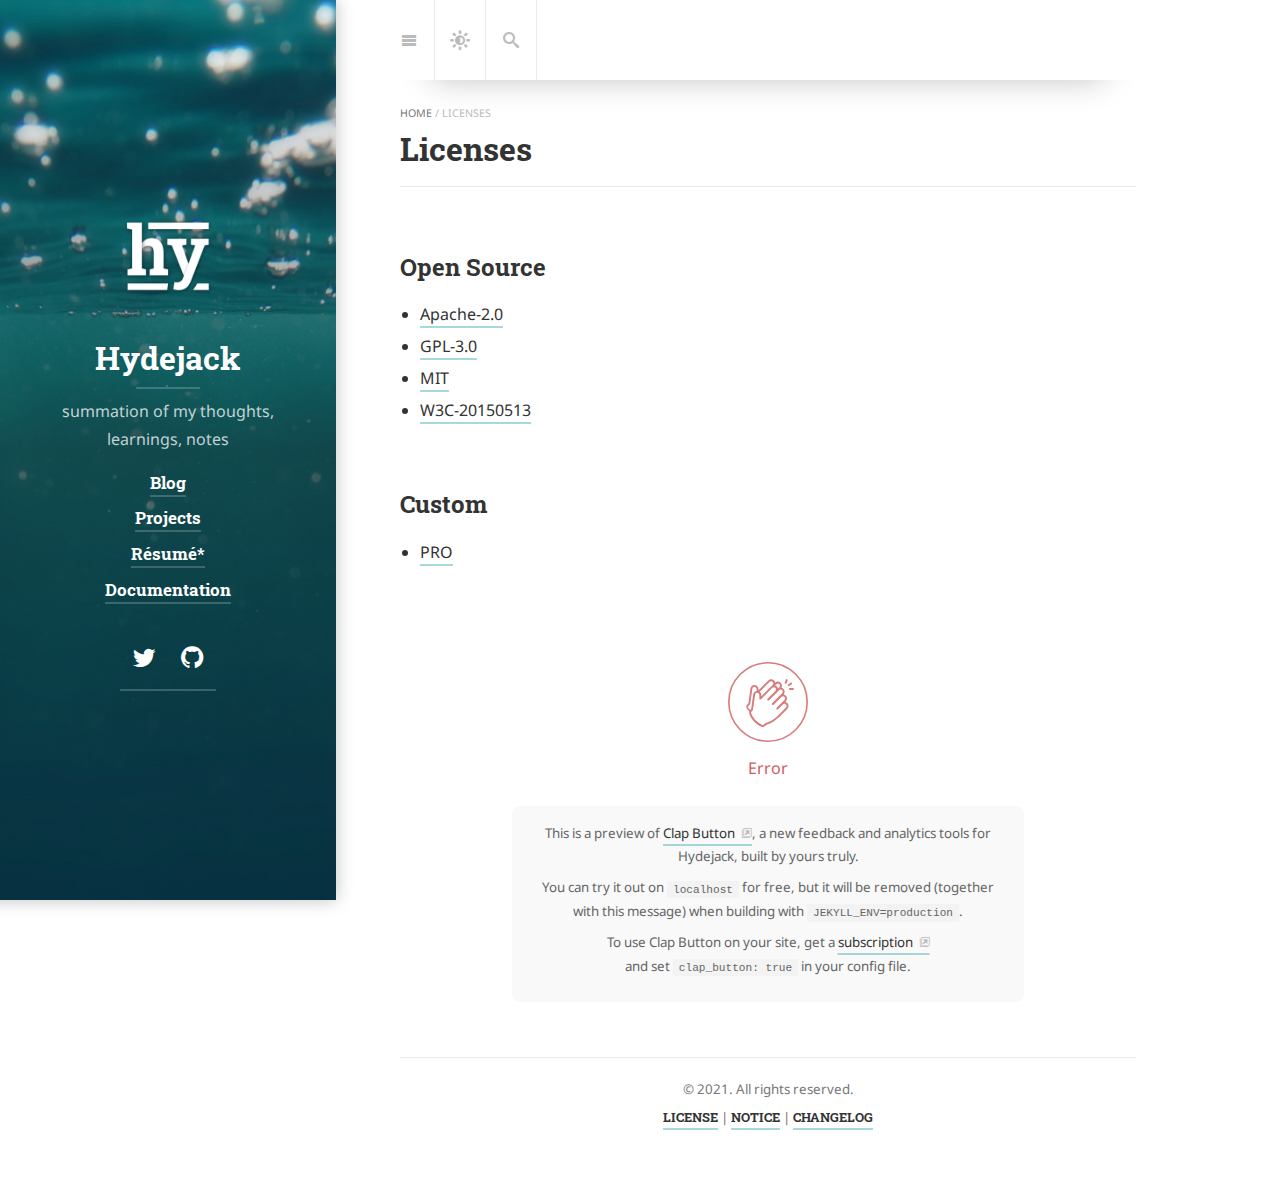
<file: licenses/index.html>
<!DOCTYPE html>
<html lang="en">







<head>
  






  
    
<!-- Begin Jekyll SEO tag v2.7.1 -->
<title>Licenses | Hydejack</title>
<meta name="generator" content="Jekyll v3.9.0" />
<meta property="og:title" content="Licenses" />
<meta name="author" content="<firstname> <lastname>" />
<meta property="og:locale" content="en" />
<meta name="description" content="Summations of my notes, learnings, thoughts." />
<meta property="og:description" content="Summations of my notes, learnings, thoughts." />
<meta property="og:site_name" content="Hydejack" />
<meta name="twitter:card" content="summary" />
<meta property="twitter:title" content="Licenses" />
<script type="application/ld+json">
{"@type":"WebPage","publisher":{"@type":"Organization","logo":{"@type":"ImageObject","url":"/assets/img/logo.png"},"name":"<firstname> <lastname>"},"url":"/licenses/","headline":"Licenses","author":{"@type":"Person","name":"<firstname> <lastname>"},"description":"Summations of my notes, learnings, thoughts.","@context":"https://schema.org"}</script>
<!-- End Jekyll SEO tag -->


  

  

<meta charset="utf-8">
<meta name="viewport" content="width=device-width, initial-scale=1, maximum-scale=1, user-scalable=no">
<meta http-equiv="x-ua-compatible" content="ie=edge">

<meta name="mobile-web-app-capable" content="yes">

<meta name="apple-mobile-web-app-capable" content="yes">
<meta name="apple-mobile-web-app-title" content="Hydejack">
<meta name="apple-mobile-web-app-status-bar-style" content="default">

<meta name="application-name" content="Hydejack">


  <meta name="theme-color" content="rgb(8,46,57)">


<meta name="generator" content="Hydejack v9.1.2" />


<link rel="alternate" href="/blog/example/2012-02-07-example-content/" hreflang="en">

<link type="application/atom+xml" rel="alternate" href="/feed.xml" title="Hydejack" />


<link rel="shortcut icon"    href="/assets/icons/favicon.ico">
<link rel="apple-touch-icon" href="/assets/icons/icon-192x192.png">

<link rel="manifest" href="/assets/site.webmanifest">


  <link rel="dns-prefetch" href="https://fonts.googleapis.com">
  <link rel="dns-prefetch" href="https://fonts.gstatic.com">




<link rel="preload" href="/assets/img/swipe.svg" as="image" id="_hrefSwipeSVG">

<link rel="dns-prefetch" href="/assets/js/search-worker-9.1.2.js" as="worker" id="_hrefSearch">





<script>!function(r,c){"use strict";function a(e,t,n,o){e.addEventListener?e.addEventListener(t,n,o):e.attachEvent?e.attachEvent("on"+t,n):e["on"+t]=n}r.loadJS=function(e,t){var n=c.createElement("script");n.src=e,t&&a(n,"load",t,{once:!0});t=c.scripts[0];return t.parentNode.insertBefore(n,t),n},r._loaded=!1,r.loadJSDeferred=function(e,t){var n=c.createElement("script");function o(){r._loaded=!0,t&&a(n,"load",t,{once:!0});var e=c.scripts[0];e.parentNode.insertBefore(n,e)}return n.src=e,r._loaded?o():a(r,"load",o,{once:!0}),n},r.setRel=r.setRelStylesheet=function(e){a(c.getElementById(e),"load",function(){this.rel="stylesheet"},{once:!0})}}(window,document);
!function(a){"use strict";var b=function(b,c,d){function e(a){return h.body?a():void setTimeout(function(){e(a)})}function f(){i.addEventListener&&i.removeEventListener("load",f),i.media=d||"all"}var g,h=a.document,i=h.createElement("link");if(c)g=c;else{var j=(h.body||h.getElementsByTagName("head")[0]).childNodes;g=j[j.length-1]}var k=h.styleSheets;i.rel="stylesheet",i.href=b,i.media="only x",e(function(){g.parentNode.insertBefore(i,c?g:g.nextSibling)});var l=function(a){for(var b=i.href,c=k.length;c--;)if(k[c].href===b)return a();setTimeout(function(){l(a)})};return i.addEventListener&&i.addEventListener("load",f),i.onloadcssdefined=l,l(f),i};"undefined"!=typeof exports?exports.loadCSS=b:a.loadCSS=b}("undefined"!=typeof global?global:this);
!function(a){if(a.loadCSS){var b=loadCSS.relpreload={};if(b.support=function(){try{return a.document.createElement("link").relList.supports("preload")}catch(b){return!1}},b.poly=function(){for(var b=a.document.getElementsByTagName("link"),c=0;c<b.length;c++){var d=b[c];"preload"===d.rel&&"style"===d.getAttribute("as")&&(a.loadCSS(d.href,d,d.getAttribute("media")),d.rel=null)}},!b.support()){b.poly();var c=a.setInterval(b.poly,300);a.addEventListener&&a.addEventListener("load",function(){b.poly(),a.clearInterval(c)}),a.attachEvent&&a.attachEvent("onload",function(){a.clearInterval(c)})}}}(this);
!function(w) {
  w._baseURL = '/';
  w._publicPath = '/assets/js/';
  w._noPushState = false;
  w._noDrawer = false;
  w._noNavbar = false;
  w._noToc = false;
  w._noSearch = false;
  w._advertise = false;
  w._search = {
    DATA_URL: '/assets/sitedata.json?no-cache',
    STORAGE_KEY: 'mini-search/',
    INDEX_KEY: 'index--2021-03-03T20:59:26+05:30',
  };
  w._clapButton = true;
}(window);</script>


<script async src="/assets/bower_components/MathJax/es5/tex-mml-chtml.js" id="_MathJax"></script>


<!--[if gt IE 8]><!---->

  




<link rel="stylesheet" href="/assets/css/hydejack-9.1.2.css" id="_stylePreload">
<link rel="stylesheet" href="/assets/icomoon/style.css" id="_iconsPreload">
<link rel="stylesheet" href="https://fonts.googleapis.com/css?family=Roboto+Slab:700%7CNoto+Sans:400,400i,700,700i&display=swap" id="_fontsPreload">



  <style id="_pageStyle">

html{--accent-color: rgb(79,177,186);--accent-color-faded: rgba(79,177,186,0.5);--accent-color-highlight: rgba(79,177,186,0.1);--accent-color-darkened: #409ba3;--theme-color: rgb(8,46,57);--dark-mode-body-bg: #282f31;--dark-mode-border-color: #343d3f}

</style>


<!--<![endif]-->





</head>

<body class="no-break-layout">
  
<script>
  window._sunrise = 6;
  window._sunset =  18;
  !function(e,s){var d="light-mode",o="dark-mode",a=(new Date).getHours();"matchMedia"in e&&e.matchMedia("(prefers-color-scheme)")||(o=(e=a<=e._sunrise||a>=e._sunset?o:d)==o?d:o,s.body.classList.add(e),s.body.classList.remove(o))}(window,document);

</script>



<hy-push-state
  id="_pushState"
  replace-selector="#_main"
  link-selector="a[href]:not([href^='/assets/']):not(.external):not(.no-push-state)"
  script-selector="script"
  duration="500"
  hashchange
>
  
  
  <div id="_navbar" class="navbar fixed-top">
  <div class="content">
    <span class="sr-only">Jump to:</span>
    <div class="nav-btn-bar">
      <a id="_menu" class="nav-btn no-hover" href="#_drawer--opened">
        <span class="sr-only">Navigation</span>
        <span class="icon-menu"></span>
      </a>
      <div class="nav-span"></div>
    </div>
  </div>
</div>
<hr class="sr-only" hidden />

  <main
  id="_main"
  class="content layout-page"
  role="main"
>
  <nav id="breadcrumbs" class="screen-only"><ul>
  
  
    <li><a href="/">home</a></li>
    
      <li>
      
        <span>/</span>
        <span>licenses</span>
      
      </li>
    
  
</ul></nav>
  <article class="page mb6" role="article">
  <header>
    <h1 class="page-title">Licenses</h1>
    



  <div class="hr pb0"></div>


  </header>

  <h2 id="open-source">Open Source</h2>
<ul>
  <li><a href="/licenses/Apache-2.0/">Apache-2.0</a></li>
  <li><a href="/licenses/GPL-3.0/">GPL-3.0</a></li>
  <li><a href="/licenses/MIT/">MIT</a></li>
  <li><a href="/licenses/W3C-20150513/">W3C-20150513</a></li>
</ul>

<h2 id="custom">Custom</h2>
<ul>
  <li><a href="/licenses/PRO/">PRO</a></li>
</ul>

</article>


  <clap-button class="mb6" ></clap-button>
  
    <p class="message centered border-radius" >
      <span style="display:block;margin-bottom:.5rem;">This is a preview of <a href="https://getclaps.app">Clap Button</a>, a new feedback and analytics tools for Hydejack, built by yours truly.</span>
      <span style="display:block;margin-bottom:.5rem;">You can try it out on <code>localhost</code> for free, but it will be removed (together with this message) when building with <code>JEKYLL_ENV=production</code>.</span>
      <span style="display:block;margin-bottom:.5rem;">To use Clap Button on your site, get a <a href="https://getclaps.app#pricing">subscription</a><br/>and set <code>clap_button: true</code> in your config file.</span>
    </p>
  





  
<footer class="content" role="contentinfo">
  <hr/>
  
    <p><small class="copyright">© 2021. All rights reserved.
</small></p>
  
  
    <nav class="legal"><small>
    
      
      <a class="heading flip-title" href="/LICENSE/">LICENSE</a>
      |
    
      
      <a class="heading flip-title" href="/NOTICE/">NOTICE</a>
      |
    
      
      <a class="heading flip-title" href="/CHANGELOG/">CHANGELOG</a>
      
    
    </small></nav>
  
  
  <hr class="sr-only"/>
</footer>


</main>

  <hy-drawer
  id="_drawer"
  class=""
  side="left"
  threshold="10"
  noscroll
  
>
  <header id="_sidebar" class="sidebar" role="banner">
    




<div class="sidebar-bg sidebar-overlay" style="background-color:rgb(8,46,57);background-image:url(/assets/img/sidebar-bg.jpg)"></div>

    <div class="sidebar-sticky">
  <div class="sidebar-about">
    
      <a class="no-hover" href="/" tabindex="-1">
        <img src="/assets/img/logo.png" class="avatar" alt="Hydejack" width="120" height="120" loading="lazy" />
      </a>
    
    <a class="sidebar-title" href="/"><h2 class="h1">Hydejack</h2></a>
    
    
      <p class="">
        summation of my thoughts, learnings, notes

      </p>
    
  </div>

  <nav class="sidebar-nav heading" role="navigation">
    <span class="sr-only">Navigation:</span>
<ul>
  
    
      
      <li>
        <a
          id="_drawer--opened"
          href="/blog/"
          class="sidebar-nav-item "
          
        >
          Blog
        </a>
      </li>
    
      
      <li>
        <a
          
          href="/projects/"
          class="sidebar-nav-item "
          
        >
          Projects
        </a>
      </li>
    
      
      <li>
        <a
          
          href="/resume/"
          class="sidebar-nav-item "
          
        >
          Résumé*
        </a>
      </li>
    
      
      <li>
        <a
          
          href="/docs/"
          class="sidebar-nav-item "
          
        >
          Documentation
        </a>
      </li>
    
  
</ul>

  </nav>

  
  <div class="sidebar-social">
    <span class="sr-only">Social:</span>
<ul>
  
    
      



  

  
  
  
  

  

  

  <li>
    <a href="https://twitter.com/<username>" title="Twitter" class="no-mark-external">
      <span class="icon-twitter"></span>
      <span class="sr-only">Twitter</span>
    </a>
  </li>


    
      



  

  
  
  
  

  

  

  <li>
    <a href="https://github.com/<username>" title="GitHub" class="no-mark-external">
      <span class="icon-github"></span>
      <span class="sr-only">GitHub</span>
    </a>
  </li>


    
  
</ul>

  </div>
</div>
  </header>
</hy-drawer>
<hr class="sr-only" hidden />

</hy-push-state>


  <!--[if gt IE 10]><!---->
  <script nomodule>!function(){var t,n=document.createElement("script");!("noModule"in n)&&"onbeforeload"in n&&(t=!1,document.addEventListener("beforeload",function(e){if(e.target===n)t=!0;else if(!e.target.hasAttribute("nomodule")||!t)return;e.preventDefault()},!0),n.type="module",n.src=".",document.head.appendChild(n),n.remove())}();
</script>
  <script src="/assets/js/hydejack-9.1.2.js" type="module"></script>
  <script src="/assets/js/LEGACY-hydejack-9.1.2.js" nomodule defer></script>
  

  

  <script type="module">
    if ('serviceWorker' in navigator) {
      /**/
      navigator.serviceWorker.getRegistration()
        .then(r => r.unregister())
        .catch(() => {});
      /**/
    }
  </script>
<!--<![endif]-->
  



<div hidden>
  
  <h2 class="sr-only">Templates (for web app):</h2>

  <clap-config>
    <clap-text at="1">Keep going!</clap-text>
    <clap-text at="2">Keep going ×2!</clap-text>
    <clap-text at="3">Give me more!</clap-text>
    <clap-text at="5">Thank you, thank you</clap-text>
    <clap-text at="7">Far too kind!</clap-text>
    <clap-text at="10">Never gonna give me up?</clap-text>
    <clap-text at="14">Never gonna let me down?</clap-text>
    <clap-text at="20">Turn around and desert me!</clap-text>
    <clap-text at="30">You're an addict!</clap-text>
    <clap-text at="40">Son of a clapper!</clap-text>
    <clap-text at="50">No way</clap-text>
    <clap-text at="60">Go back to work!</clap-text>
    <clap-text at="70">This is getting out of <em>hand</em></clap-text>
    <clap-text at="80">Unbelievable</clap-text>
    <clap-text at="90">PREPOSTEROUS</clap-text>
    <clap-text at="100">I N S A N I T Y</clap-text>
    <clap-text at="185"><span style="font-family:monospace">FEED ME A STRAY CAT</span></clap-text>
  </clap-config>

  <template id="_animation-template">
  <div class="animation-main fixed-top">
    <nav id="breadcrumbs" class="screen-only"><ul>
  
  
</ul></nav>
    <div class="content">
      <div class="page"></div>
    </div>
  </div>
</template>

  <template id="_loading-template">
  <div class="loading nav-btn fr">
    <span class="sr-only">Loading…</span>
    <span class="icon-cog"></span>
  </div>
</template>

  <template id="_error-template">
  <div class="page">
    <h1 class="page-title">Error</h1>
    
    
    <p class="lead">
      Sorry, an error occurred while loading <a class="this-link" href=""></a>.

    </p>
  </div>
</template>

  <template id="_permalink-template">
  <a href="#" class="permalink">
    <span class="sr-only">Permalink</span>
    <span class="content-hash"></span>
  </a>
</template>

  
  
    <template id="_dark-mode-template">
  <button id="_dark-mode" class="nav-btn no-hover" >
    <span class="sr-only">Dark Mode</span>
    <span class="icon-brightness-contrast"></span>
  </button>
</template>

  
  
    <template id="_search-template">
  <button id="_search" class="nav-btn no-hover">
    <label class="sr-only" for="_search-input">Search</label>
    <span class="icon-search"></span>
  </button>
  <div id="_search-box">
    <div class="nav-btn">
      <span class="icon-search"></span>
    </div>
    <input 
      id="_search-input"
      type="search"
      class="form-control form-control-lg nav-btn"
      placeholder="Build with JEKYLL_ENV=production to enable search."
    />
    <button type="reset" class="nav-btn no-hover">
      <span class="sr-only">Close</span>
      <span class="icon-cross"></span>
    </button>
  </div>
  <div id="_hits"></div>
</template>

  
</div>

</body>
</html>
</file>
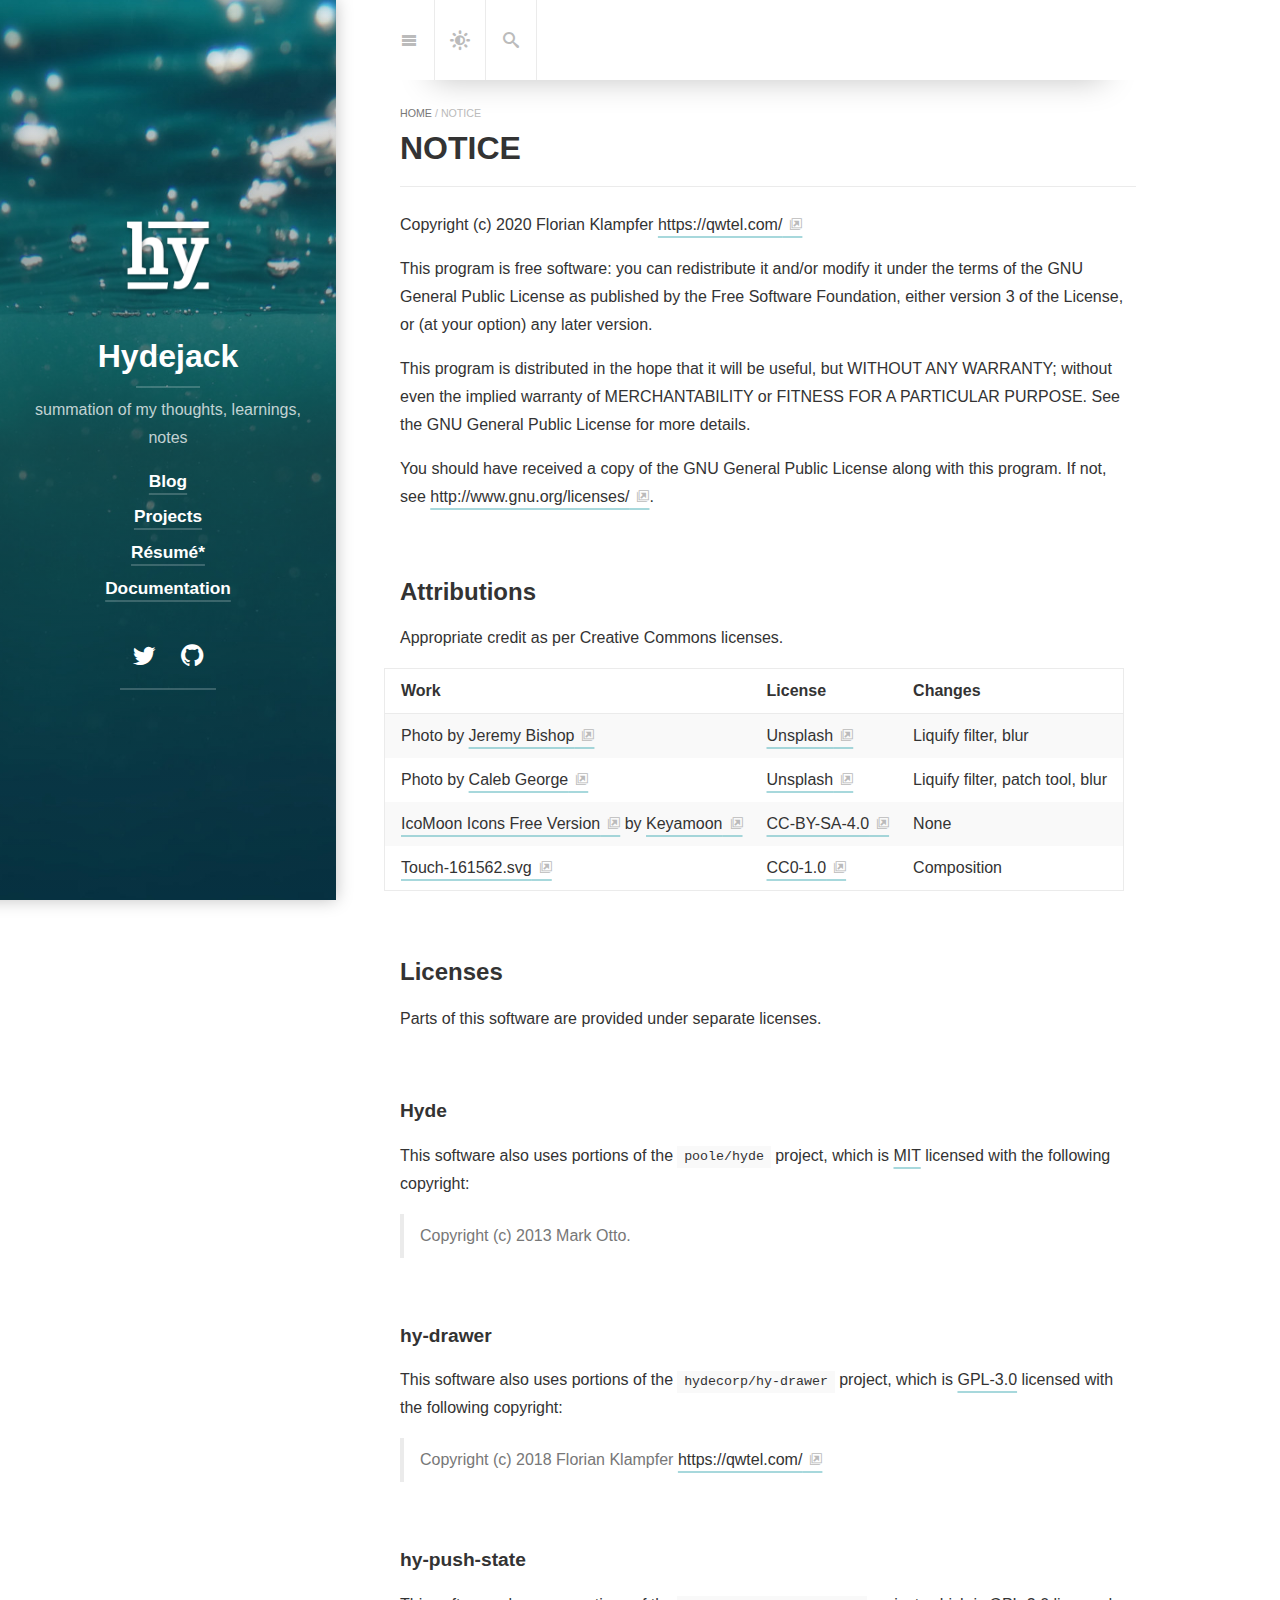
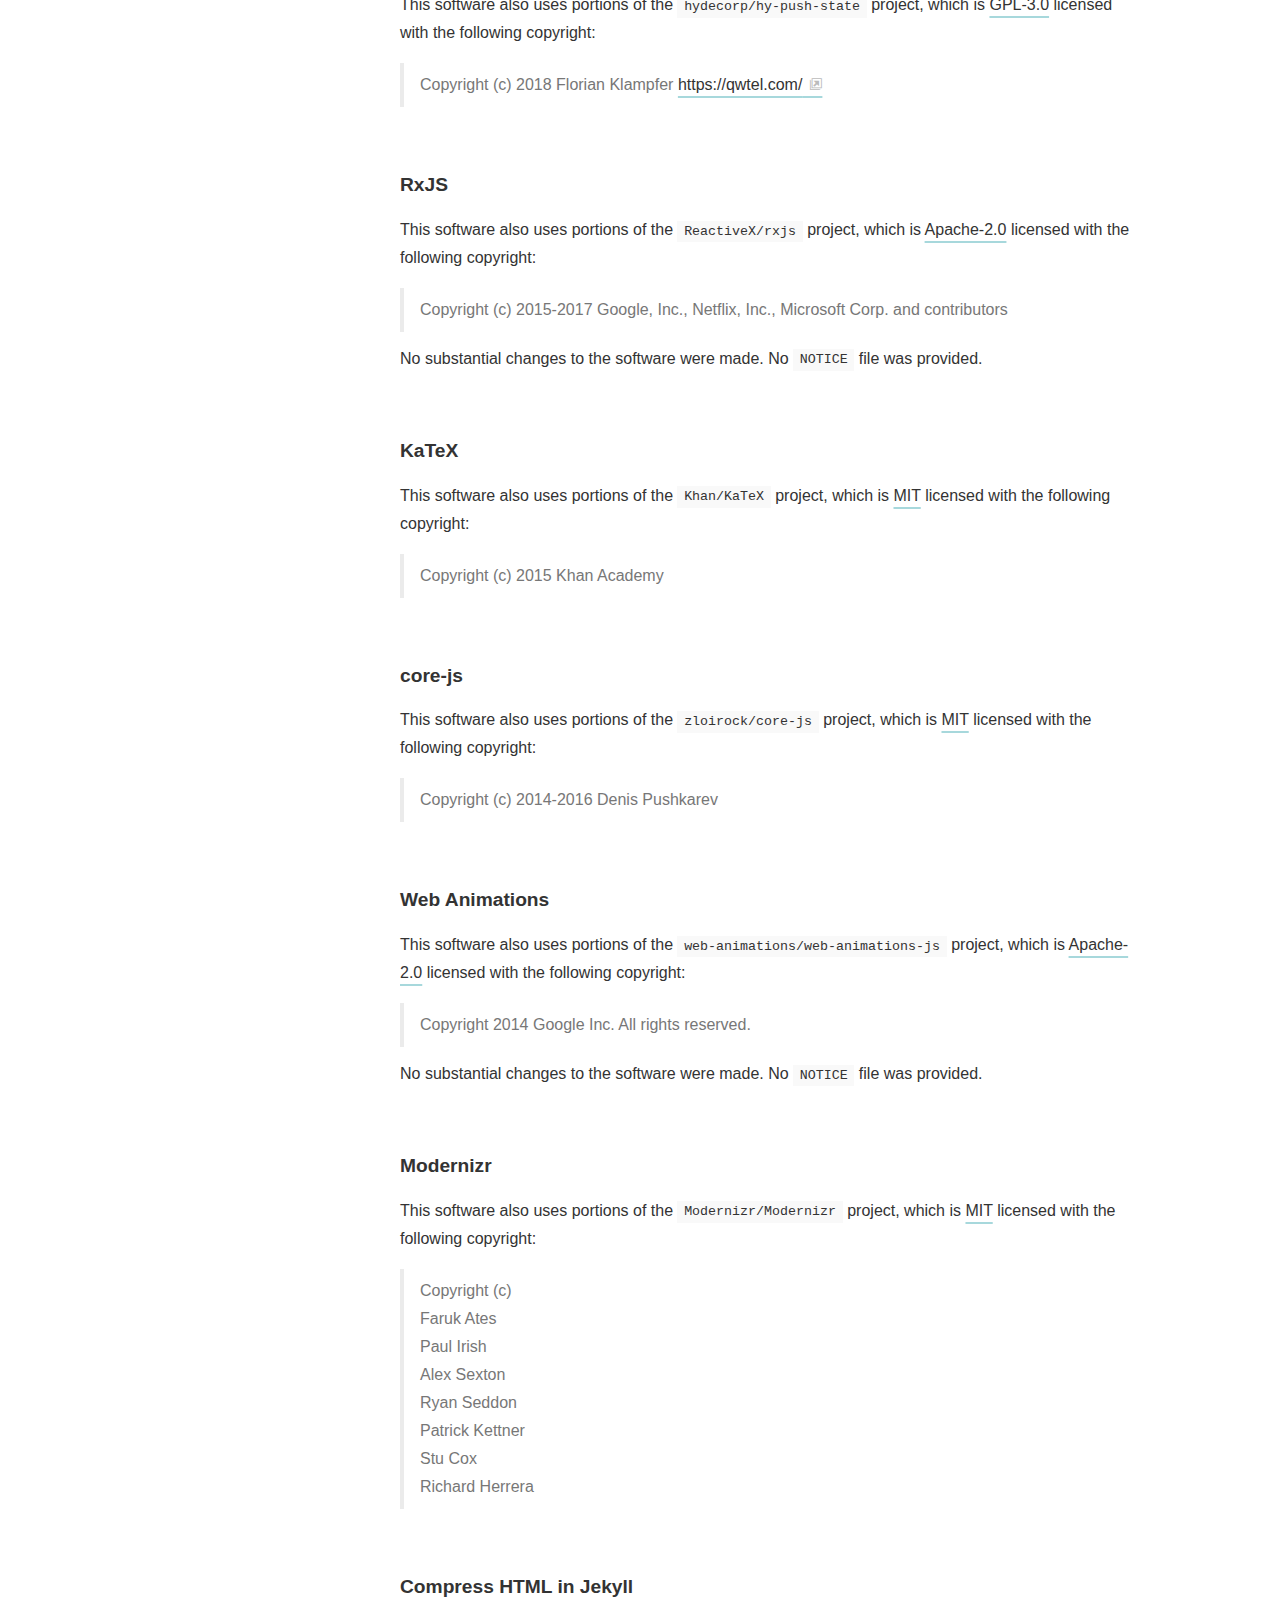
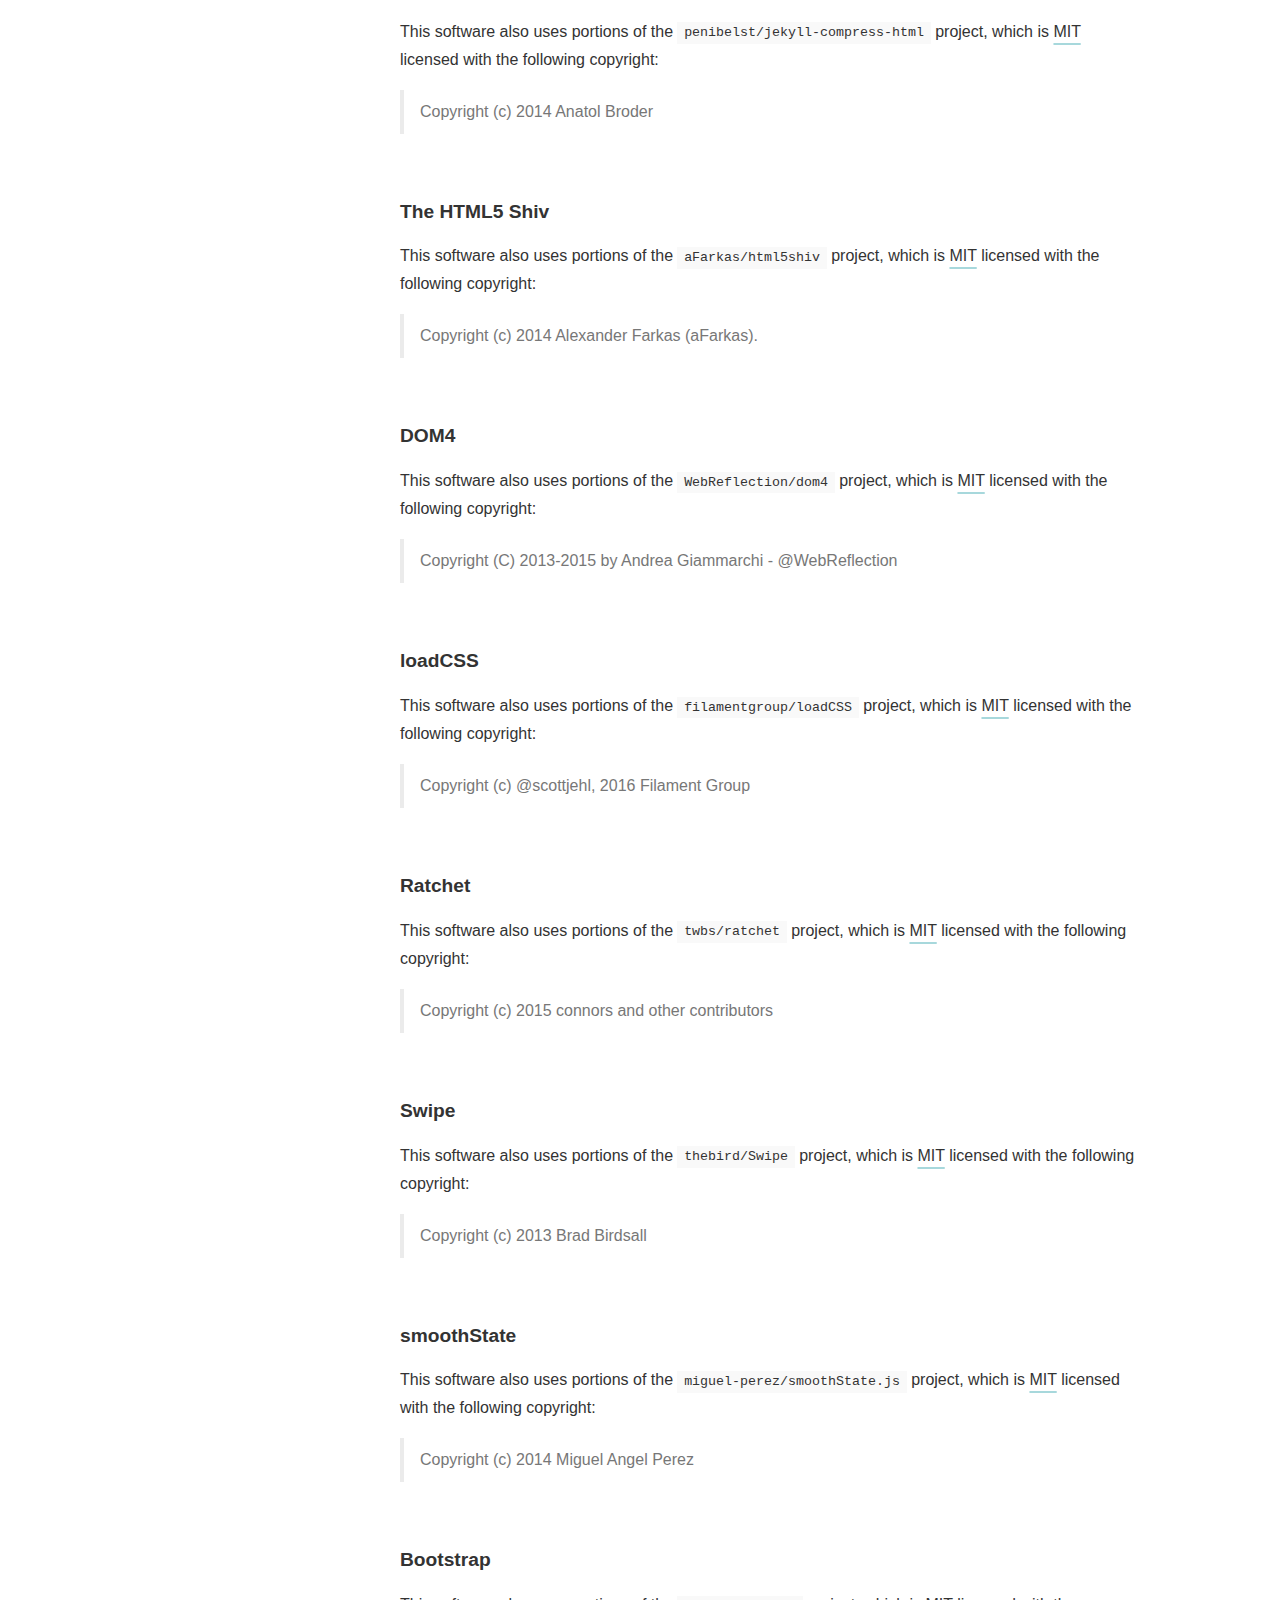
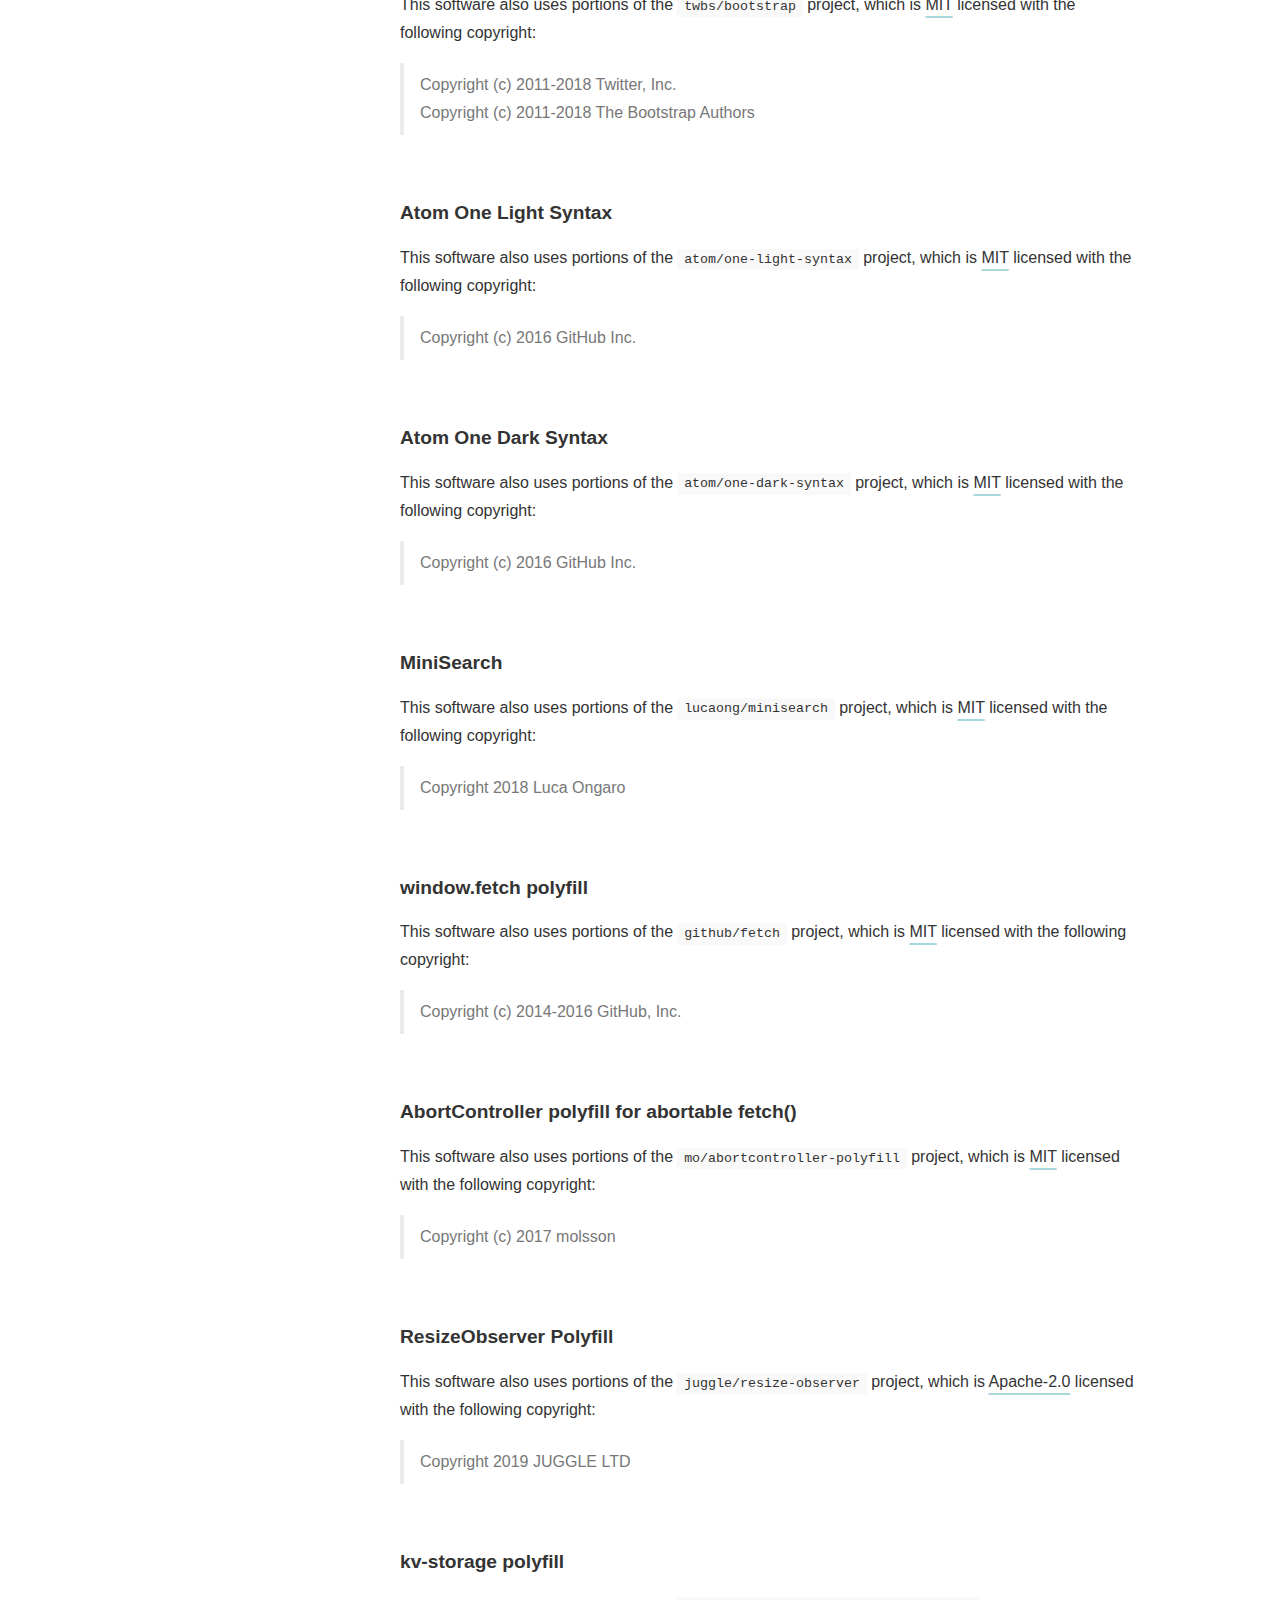
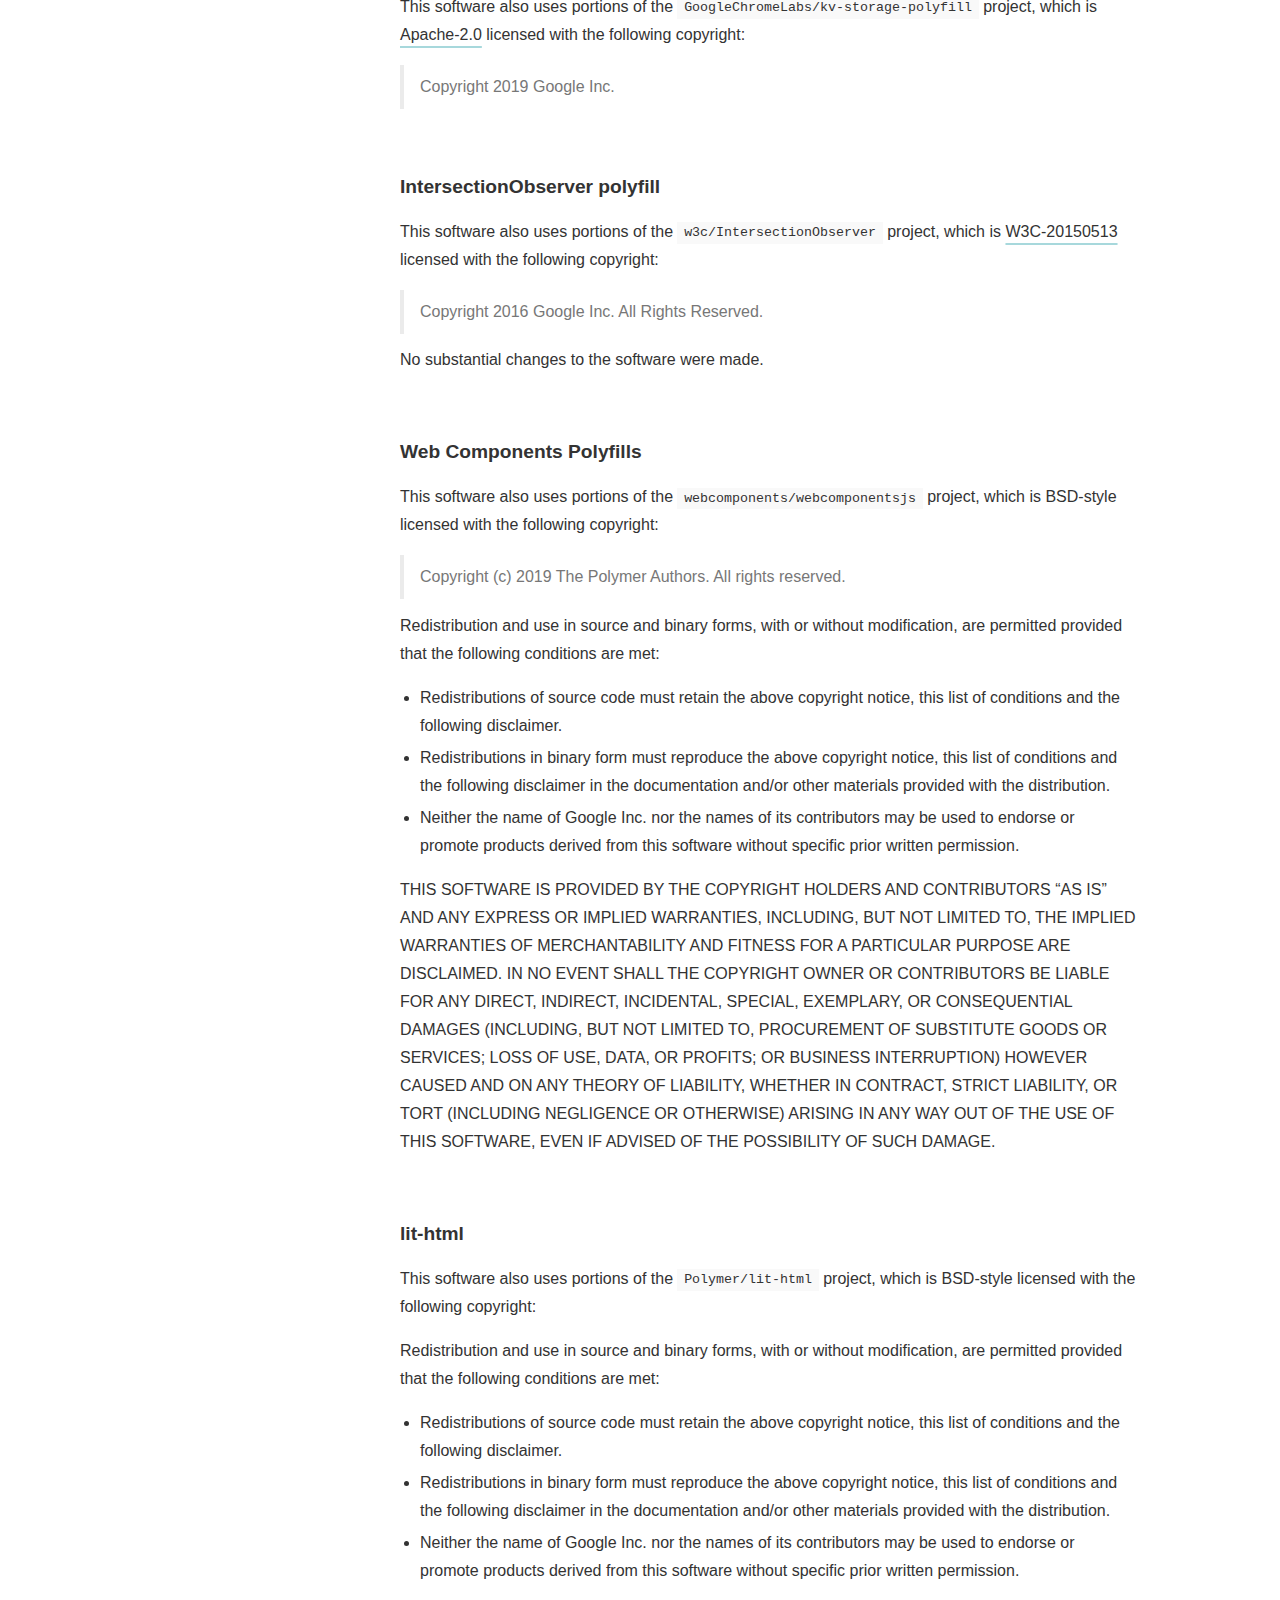
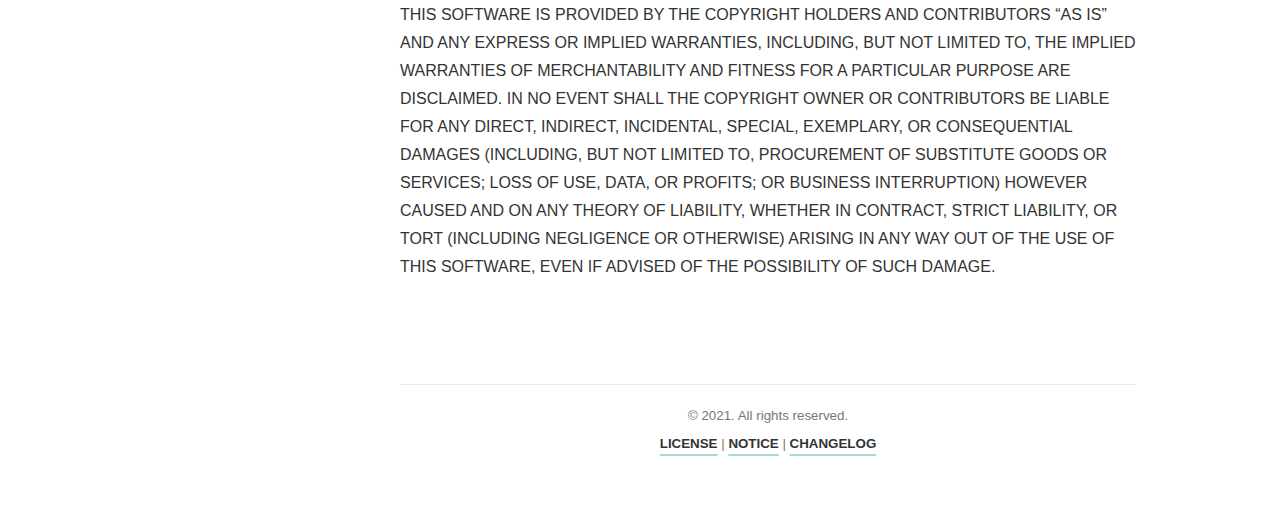
<file: NOTICE/index.html>
<!DOCTYPE html>
<html lang="en">







<head>
  




  <meta name="robots" content="noindex">



  
    
<!-- Begin Jekyll SEO tag v2.7.1 -->
<title>NOTICE | Hydejack</title>
<meta name="generator" content="Jekyll v3.9.0" />
<meta property="og:title" content="NOTICE" />
<meta name="author" content="<firstname> <lastname>" />
<meta property="og:locale" content="en" />
<meta name="description" content="Summations of my notes, learnings, thoughts." />
<meta property="og:description" content="Summations of my notes, learnings, thoughts." />
<link rel="canonical" href="http://localhost:4000/NOTICE/" />
<meta property="og:url" content="http://localhost:4000/NOTICE/" />
<meta property="og:site_name" content="Hydejack" />
<meta name="twitter:card" content="summary" />
<meta property="twitter:title" content="NOTICE" />
<script type="application/ld+json">
{"@type":"WebPage","publisher":{"@type":"Organization","logo":{"@type":"ImageObject","url":"http://localhost:4000/assets/img/logo.png"},"name":"<firstname> <lastname>"},"url":"http://localhost:4000/NOTICE/","headline":"NOTICE","author":{"@type":"Person","name":"<firstname> <lastname>"},"description":"Summations of my notes, learnings, thoughts.","@context":"https://schema.org"}</script>
<!-- End Jekyll SEO tag -->


  

  

<meta charset="utf-8">
<meta name="viewport" content="width=device-width, initial-scale=1, maximum-scale=1, user-scalable=no">
<meta http-equiv="x-ua-compatible" content="ie=edge">

<meta name="mobile-web-app-capable" content="yes">

<meta name="apple-mobile-web-app-capable" content="yes">
<meta name="apple-mobile-web-app-title" content="Hydejack">
<meta name="apple-mobile-web-app-status-bar-style" content="default">

<meta name="application-name" content="Hydejack">


  <meta name="theme-color" content="rgb(8,46,57)">


<meta name="generator" content="Hydejack v9.1.2" />


<link rel="alternate" href="http://localhost:4000/blog/example/2012-02-07-example-content/" hreflang="en">

<link type="application/atom+xml" rel="alternate" href="http://localhost:4000/feed.xml" title="Hydejack" />


<link rel="shortcut icon"    href="/assets/icons/favicon.ico">
<link rel="apple-touch-icon" href="/assets/icons/icon-192x192.png">

<link rel="manifest" href="/assets/site.webmanifest">


  <link rel="dns-prefetch" href="https://fonts.googleapis.com">
  <link rel="dns-prefetch" href="https://fonts.gstatic.com">




<link rel="preload" href="/assets/img/swipe.svg" as="image" id="_hrefSwipeSVG">

<link rel="dns-prefetch" href="/assets/js/search-worker-9.1.2.js" as="worker" id="_hrefSearch">





<script>!function(r,c){"use strict";function a(e,t,n,o){e.addEventListener?e.addEventListener(t,n,o):e.attachEvent?e.attachEvent("on"+t,n):e["on"+t]=n}r.loadJS=function(e,t){var n=c.createElement("script");n.src=e,t&&a(n,"load",t,{once:!0});t=c.scripts[0];return t.parentNode.insertBefore(n,t),n},r._loaded=!1,r.loadJSDeferred=function(e,t){var n=c.createElement("script");function o(){r._loaded=!0,t&&a(n,"load",t,{once:!0});var e=c.scripts[0];e.parentNode.insertBefore(n,e)}return n.src=e,r._loaded?o():a(r,"load",o,{once:!0}),n},r.setRel=r.setRelStylesheet=function(e){a(c.getElementById(e),"load",function(){this.rel="stylesheet"},{once:!0})}}(window,document);
!function(a){"use strict";var b=function(b,c,d){function e(a){return h.body?a():void setTimeout(function(){e(a)})}function f(){i.addEventListener&&i.removeEventListener("load",f),i.media=d||"all"}var g,h=a.document,i=h.createElement("link");if(c)g=c;else{var j=(h.body||h.getElementsByTagName("head")[0]).childNodes;g=j[j.length-1]}var k=h.styleSheets;i.rel="stylesheet",i.href=b,i.media="only x",e(function(){g.parentNode.insertBefore(i,c?g:g.nextSibling)});var l=function(a){for(var b=i.href,c=k.length;c--;)if(k[c].href===b)return a();setTimeout(function(){l(a)})};return i.addEventListener&&i.addEventListener("load",f),i.onloadcssdefined=l,l(f),i};"undefined"!=typeof exports?exports.loadCSS=b:a.loadCSS=b}("undefined"!=typeof global?global:this);
!function(a){if(a.loadCSS){var b=loadCSS.relpreload={};if(b.support=function(){try{return a.document.createElement("link").relList.supports("preload")}catch(b){return!1}},b.poly=function(){for(var b=a.document.getElementsByTagName("link"),c=0;c<b.length;c++){var d=b[c];"preload"===d.rel&&"style"===d.getAttribute("as")&&(a.loadCSS(d.href,d,d.getAttribute("media")),d.rel=null)}},!b.support()){b.poly();var c=a.setInterval(b.poly,300);a.addEventListener&&a.addEventListener("load",function(){b.poly(),a.clearInterval(c)}),a.attachEvent&&a.attachEvent("onload",function(){a.clearInterval(c)})}}}(this);
!function(w) {
  w._baseURL = '/';
  w._publicPath = '/assets/js/';
  w._noPushState = false;
  w._noDrawer = false;
  w._noNavbar = false;
  w._noToc = false;
  w._noSearch = false;
  w._advertise = false;
  w._search = {
    DATA_URL: '/assets/sitedata.json?no-cache',
    STORAGE_KEY: 'mini-search/',
    INDEX_KEY: 'index--2021-03-03T23:18:40+05:30',
  };
  w._clapButton = true;
}(window);</script>


<script async src="/assets/bower_components/MathJax/es5/tex-mml-chtml.js" id="_MathJax"></script>


<!--[if gt IE 8]><!---->

  




<link rel="stylesheet" href="/assets/css/hydejack-9.1.2.css" id="_stylePreload">
<link rel="stylesheet" href="/assets/icomoon/style.css" id="_iconsPreload">
<link rel="stylesheet" href="https://fonts.googleapis.com/css?family=Balsamiq%20Sans:400,400i,700,700i%7CVarela%20Round&display=swap" id="_fontsPreload">



  <style id="_pageStyle">

html{--accent-color: rgb(79,177,186);--accent-color-faded: rgba(79,177,186,0.5);--accent-color-highlight: rgba(79,177,186,0.1);--accent-color-darkened: #409ba3;--theme-color: rgb(8,46,57);--dark-mode-body-bg: #282f31;--dark-mode-border-color: #343d3f}

</style>


<!--<![endif]-->





</head>

<body class="no-break-layout">
  
<script>
  window._sunrise = 6;
  window._sunset =  18;
  !function(e,s){var d="light-mode",o="dark-mode",a=(new Date).getHours();"matchMedia"in e&&e.matchMedia("(prefers-color-scheme)")||(o=(e=a<=e._sunrise||a>=e._sunset?o:d)==o?d:o,s.body.classList.add(e),s.body.classList.remove(o))}(window,document);

</script>



<hy-push-state
  id="_pushState"
  replace-selector="#_main"
  link-selector="a[href]:not([href^='/assets/']):not(.external):not(.no-push-state)"
  script-selector="script"
  duration="500"
  hashchange
>
  
  
  <div id="_navbar" class="navbar fixed-top">
  <div class="content">
    <span class="sr-only">Jump to:</span>
    <div class="nav-btn-bar">
      <a id="_menu" class="nav-btn no-hover" href="#_drawer--opened">
        <span class="sr-only">Navigation</span>
        <span class="icon-menu"></span>
      </a>
      <div class="nav-span"></div>
    </div>
  </div>
</div>
<hr class="sr-only" hidden />

  <main
  id="_main"
  class="content layout-plain"
  role="main"
>
  <nav id="breadcrumbs" class="screen-only"><ul>
  
  
    <li><a href="/">home</a></li>
    
      <li>
      
        <span>/</span>
        <span>NOTICE</span>
      
      </li>
    
  
</ul></nav>
  <article class="page" role="article">
  <header>
    <h1 class="page-title">NOTICE</h1>
    



  <div class="hr pb0"></div>


  </header>

  <ul class="large-only" id="markdown-toc">
  <li><a href="#attributions" id="markdown-toc-attributions">Attributions</a></li>
  <li><a href="#licenses" id="markdown-toc-licenses">Licenses</a>    <ul>
      <li><a href="#hyde" id="markdown-toc-hyde">Hyde</a></li>
      <li><a href="#hy-drawer" id="markdown-toc-hy-drawer">hy-drawer</a></li>
      <li><a href="#hy-push-state" id="markdown-toc-hy-push-state">hy-push-state</a></li>
      <li><a href="#rxjs" id="markdown-toc-rxjs">RxJS</a></li>
      <li><a href="#katex" id="markdown-toc-katex">KaTeX</a></li>
      <li><a href="#core-js" id="markdown-toc-core-js">core-js</a></li>
      <li><a href="#web-animations" id="markdown-toc-web-animations">Web Animations</a></li>
      <li><a href="#modernizr" id="markdown-toc-modernizr">Modernizr</a></li>
      <li><a href="#compress-html-in-jekyll" id="markdown-toc-compress-html-in-jekyll">Compress HTML in Jekyll</a></li>
      <li><a href="#the-html5-shiv" id="markdown-toc-the-html5-shiv">The HTML5 Shiv</a></li>
      <li><a href="#dom4" id="markdown-toc-dom4">DOM4</a></li>
      <li><a href="#loadcss" id="markdown-toc-loadcss">loadCSS</a></li>
      <li><a href="#ratchet" id="markdown-toc-ratchet">Ratchet</a></li>
      <li><a href="#swipe" id="markdown-toc-swipe">Swipe</a></li>
      <li><a href="#smoothstate" id="markdown-toc-smoothstate">smoothState</a></li>
      <li><a href="#bootstrap" id="markdown-toc-bootstrap">Bootstrap</a></li>
      <li><a href="#atom-one-light-syntax" id="markdown-toc-atom-one-light-syntax">Atom One Light Syntax</a></li>
      <li><a href="#atom-one-dark-syntax" id="markdown-toc-atom-one-dark-syntax">Atom One Dark Syntax</a></li>
      <li><a href="#minisearch" id="markdown-toc-minisearch">MiniSearch</a></li>
      <li><a href="#windowfetch-polyfill" id="markdown-toc-windowfetch-polyfill">window.fetch polyfill</a></li>
      <li><a href="#abortcontroller-polyfill-for-abortable-fetch" id="markdown-toc-abortcontroller-polyfill-for-abortable-fetch">AbortController polyfill for abortable fetch()</a></li>
      <li><a href="#resizeobserver-polyfill" id="markdown-toc-resizeobserver-polyfill">ResizeObserver Polyfill</a></li>
      <li><a href="#kv-storage-polyfill" id="markdown-toc-kv-storage-polyfill">kv-storage polyfill</a></li>
      <li><a href="#intersectionobserver-polyfill" id="markdown-toc-intersectionobserver-polyfill">IntersectionObserver polyfill</a></li>
      <li><a href="#web-components-polyfills" id="markdown-toc-web-components-polyfills">Web Components Polyfills</a></li>
      <li><a href="#lit-html" id="markdown-toc-lit-html">lit-html</a></li>
    </ul>
  </li>
</ul>

<p>Copyright (c) 2020 Florian Klampfer <a href="https://qwtel.com/">https://qwtel.com/</a></p>

<p>This program is free software: you can redistribute it and/or modify
it under the terms of the GNU General Public License as published by
the Free Software Foundation, either version 3 of the License, or
(at your option) any later version.</p>

<p>This program is distributed in the hope that it will be useful,
but WITHOUT ANY WARRANTY; without even the implied warranty of
MERCHANTABILITY or FITNESS FOR A PARTICULAR PURPOSE.  See the
GNU General Public License for more details.</p>

<p>You should have received a copy of the GNU General Public License
along with this program.  If not, see <a href="http://www.gnu.org/licenses/">http://www.gnu.org/licenses/</a>.</p>

<h2 id="attributions">Attributions</h2>
<p>Appropriate credit as per Creative Commons licenses.</p>

<table>
  <thead>
    <tr>
      <th style="text-align: left">Work</th>
      <th style="text-align: left">License</th>
      <th style="text-align: left">Changes</th>
    </tr>
  </thead>
  <tbody>
    <tr>
      <td style="text-align: left">Photo by <a href="https://unsplash.com/photos/1braZySlEKA">Jeremy Bishop</a></td>
      <td style="text-align: left"><a href="https://unsplash.com/license">Unsplash</a></td>
      <td style="text-align: left">Liquify filter, blur</td>
    </tr>
    <tr>
      <td style="text-align: left">Photo by <a href="https://unsplash.com/photos/AtvuPUenaeI">Caleb George</a></td>
      <td style="text-align: left"><a href="https://unsplash.com/license">Unsplash</a></td>
      <td style="text-align: left">Liquify filter, patch tool, blur</td>
    </tr>
    <tr>
      <td style="text-align: left"><a href="https://icomoon.io/#icons-icomoon">IcoMoon Icons Free Version</a> by <a href="http://keyamoon.com/">Keyamoon</a></td>
      <td style="text-align: left"><a href="https://creativecommons.org/licenses/by-sa/4.0/">CC-BY-SA-4.0</a></td>
      <td style="text-align: left">None</td>
    </tr>
    <tr>
      <td style="text-align: left"><a href="https://commons.wikimedia.org/wiki/File:Touch-161562.svg">Touch-161562.svg</a></td>
      <td style="text-align: left"><a href="https://creativecommons.org/publicdomain/zero/1.0/deed.en">CC0-1.0</a></td>
      <td style="text-align: left">Composition</td>
    </tr>
  </tbody>
</table>

<h2 id="licenses">Licenses</h2>
<p>Parts of this software are provided under separate licenses.</p>

<h3 id="hyde">Hyde</h3>
<p>This software also uses portions of the
<code class="language-plaintext highlighter-rouge">poole/hyde</code>
project, which is <a href="/licenses/MIT/">MIT</a> licensed with the following copyright:</p>

<blockquote>
  <p>Copyright (c) 2013 Mark Otto.</p>
</blockquote>

<h3 id="hy-drawer">hy-drawer</h3>
<p>This software also uses portions of the
<code class="language-plaintext highlighter-rouge">hydecorp/hy-drawer</code>
project, which is <a href="/licenses/GPL-3.0/">GPL-3.0</a> licensed with the following copyright:</p>

<blockquote>
  <p>Copyright (c) 2018 Florian Klampfer <a href="https://qwtel.com/">https://qwtel.com/</a></p>
</blockquote>

<h3 id="hy-push-state">hy-push-state</h3>
<p>This software also uses portions of the
<code class="language-plaintext highlighter-rouge">hydecorp/hy-push-state</code>
project, which is <a href="/licenses/GPL-3.0/">GPL-3.0</a> licensed with the following copyright:</p>

<blockquote>
  <p>Copyright (c) 2018 Florian Klampfer <a href="https://qwtel.com/">https://qwtel.com/</a></p>
</blockquote>

<h3 id="rxjs">RxJS</h3>
<p>This software also uses portions of the
<code class="language-plaintext highlighter-rouge">ReactiveX/rxjs</code>
project, which is <a href="/licenses/Apache-2.0/">Apache-2.0</a> licensed with the following copyright:</p>

<blockquote>
  <p>Copyright (c) 2015-2017 Google, Inc., Netflix, Inc., Microsoft Corp. and contributors</p>
</blockquote>

<p>No substantial changes to the software were made.
No <code class="language-plaintext highlighter-rouge">NOTICE</code> file was provided.</p>

<h3 id="katex">KaTeX</h3>
<p>This software also uses portions of the
<code class="language-plaintext highlighter-rouge">Khan/KaTeX</code>
project, which is <a href="/licenses/MIT/">MIT</a> licensed with the following copyright:</p>

<blockquote>
  <p>Copyright (c) 2015 Khan Academy</p>
</blockquote>

<h3 id="core-js">core-js</h3>
<p>This software also uses portions of the
<code class="language-plaintext highlighter-rouge">zloirock/core-js</code>
project, which is <a href="/licenses/MIT/">MIT</a> licensed with the following copyright:</p>

<blockquote>
  <p>Copyright (c) 2014-2016 Denis Pushkarev</p>
</blockquote>

<h3 id="web-animations">Web Animations</h3>
<p>This software also uses portions of the
<code class="language-plaintext highlighter-rouge">web-animations/web-animations-js</code>
project, which is <a href="/licenses/Apache-2.0/">Apache-2.0</a> licensed with the following copyright:</p>

<blockquote>
  <p>Copyright 2014 Google Inc. All rights reserved.</p>
</blockquote>

<p>No substantial changes to the software were made.
No <code class="language-plaintext highlighter-rouge">NOTICE</code> file was provided.</p>

<h3 id="modernizr">Modernizr</h3>
<p>This software also uses portions of the
<code class="language-plaintext highlighter-rouge">Modernizr/Modernizr</code>
project, which is <a href="/licenses/MIT/">MIT</a> licensed with the following copyright:</p>

<blockquote>
  <p>Copyright (c)<br />
 Faruk Ates<br />
 Paul Irish<br />
 Alex Sexton<br />
 Ryan Seddon<br />
 Patrick Kettner<br />
 Stu Cox<br />
 Richard Herrera</p>
</blockquote>

<h3 id="compress-html-in-jekyll">Compress HTML in Jekyll</h3>
<p>This software also uses portions of the
<code class="language-plaintext highlighter-rouge">penibelst/jekyll-compress-html</code>
project, which is <a href="/licenses/MIT/">MIT</a> licensed with the following copyright:</p>

<blockquote>
  <p>Copyright (c) 2014 Anatol Broder</p>
</blockquote>

<h3 id="the-html5-shiv">The HTML5 Shiv</h3>
<p>This software also uses portions of the
<code class="language-plaintext highlighter-rouge">aFarkas/html5shiv</code>
project, which is <a href="/licenses/MIT/">MIT</a> licensed with the following copyright:</p>

<blockquote>
  <p>Copyright (c) 2014 Alexander Farkas (aFarkas).</p>
</blockquote>

<h3 id="dom4">DOM4</h3>
<p>This software also uses portions of the
<code class="language-plaintext highlighter-rouge">WebReflection/dom4</code>
project, which is <a href="/licenses/MIT/">MIT</a> licensed with the following copyright:</p>

<blockquote>
  <p>Copyright (C) 2013-2015 by Andrea Giammarchi - @WebReflection</p>
</blockquote>

<h3 id="loadcss">loadCSS</h3>
<p>This software also uses portions of the
<code class="language-plaintext highlighter-rouge">filamentgroup/loadCSS</code>
project, which is <a href="/licenses/MIT/">MIT</a> licensed with the following copyright:</p>

<blockquote>
  <p>Copyright (c) @scottjehl, 2016 Filament Group</p>
</blockquote>

<h3 id="ratchet">Ratchet</h3>
<p>This software also uses portions of the
<code class="language-plaintext highlighter-rouge">twbs/ratchet</code>
project, which is <a href="/licenses/MIT/">MIT</a> licensed with the following copyright:</p>

<blockquote>
  <p>Copyright (c) 2015 connors and other contributors</p>
</blockquote>

<h3 id="swipe">Swipe</h3>
<p>This software also uses portions of the
<code class="language-plaintext highlighter-rouge">thebird/Swipe</code>
project, which is <a href="/licenses/MIT/">MIT</a> licensed with the following copyright:</p>

<blockquote>
  <p>Copyright (c) 2013 Brad Birdsall</p>
</blockquote>

<h3 id="smoothstate">smoothState</h3>
<p>This software also uses portions of the
<code class="language-plaintext highlighter-rouge">miguel-perez/smoothState.js</code>
project, which is <a href="/licenses/MIT/">MIT</a> licensed with the following copyright:</p>

<blockquote>
  <p>Copyright (c) 2014 Miguel Angel Perez</p>
</blockquote>

<h3 id="bootstrap">Bootstrap</h3>
<p>This software also uses portions of the
<code class="language-plaintext highlighter-rouge">twbs/bootstrap</code>
project, which is <a href="/licenses/MIT/">MIT</a> licensed with the following copyright:</p>

<blockquote>
  <p>Copyright (c) 2011-2018 Twitter, Inc.<br />
Copyright (c) 2011-2018 The Bootstrap Authors</p>
</blockquote>

<h3 id="atom-one-light-syntax">Atom One Light Syntax</h3>
<p>This software also uses portions of the
<code class="language-plaintext highlighter-rouge">atom/one-light-syntax</code>
project, which is <a href="/licenses/MIT/">MIT</a> licensed with the following copyright:</p>

<blockquote>
  <p>Copyright (c) 2016 GitHub Inc.</p>
</blockquote>

<h3 id="atom-one-dark-syntax">Atom One Dark Syntax</h3>
<p>This software also uses portions of the
<code class="language-plaintext highlighter-rouge">atom/one-dark-syntax</code>
project, which is <a href="/licenses/MIT/">MIT</a> licensed with the following copyright:</p>

<blockquote>
  <p>Copyright (c) 2016 GitHub Inc.</p>
</blockquote>

<h3 id="minisearch">MiniSearch</h3>
<p>This software also uses portions of the
<code class="language-plaintext highlighter-rouge">lucaong/minisearch</code>
project, which is <a href="/licenses/MIT/">MIT</a> licensed with the following copyright:</p>

<blockquote>
  <p>Copyright 2018 Luca Ongaro</p>
</blockquote>

<h3 id="windowfetch-polyfill">window.fetch polyfill</h3>
<p>This software also uses portions of the
<code class="language-plaintext highlighter-rouge">github/fetch</code>
project, which is <a href="/licenses/MIT/">MIT</a> licensed with the following copyright:</p>

<blockquote>
  <p>Copyright (c) 2014-2016 GitHub, Inc.</p>
</blockquote>

<h3 id="abortcontroller-polyfill-for-abortable-fetch">AbortController polyfill for abortable fetch()</h3>
<p>This software also uses portions of the
<code class="language-plaintext highlighter-rouge">mo/abortcontroller-polyfill</code>
project, which is <a href="/licenses/MIT/">MIT</a> licensed with the following copyright:</p>

<blockquote>
  <p>Copyright (c) 2017 molsson</p>
</blockquote>

<h3 id="resizeobserver-polyfill">ResizeObserver Polyfill</h3>
<p>This software also uses portions of the
<code class="language-plaintext highlighter-rouge">juggle/resize-observer</code>
project, which is <a href="/licenses/Apache-2.0/">Apache-2.0</a> licensed with the following copyright:</p>

<blockquote>
  <p>Copyright 2019 JUGGLE LTD</p>
</blockquote>

<h3 id="kv-storage-polyfill">kv-storage polyfill</h3>
<p>This software also uses portions of the
<code class="language-plaintext highlighter-rouge">GoogleChromeLabs/kv-storage-polyfill</code>
project, which is <a href="/licenses/Apache-2.0/">Apache-2.0</a> licensed with the following copyright:</p>

<blockquote>
  <p>Copyright 2019 Google Inc.</p>
</blockquote>

<h3 id="intersectionobserver-polyfill">IntersectionObserver polyfill</h3>
<p>This software also uses portions of the
<code class="language-plaintext highlighter-rouge">w3c/IntersectionObserver</code>
project, which is <a href="/licenses/W3C-20150513/">W3C-20150513</a> licensed with the following copyright:</p>

<blockquote>
  <p>Copyright 2016 Google Inc. All Rights Reserved.</p>
</blockquote>

<p>No substantial changes to the software were made.</p>

<h3 id="web-components-polyfills">Web Components Polyfills</h3>
<p>This software also uses portions of the
<code class="language-plaintext highlighter-rouge">webcomponents/webcomponentsjs</code>
project, which is BSD-style licensed with the following copyright:</p>

<blockquote>
  <p>Copyright (c) 2019 The Polymer Authors. All rights reserved.</p>
</blockquote>

<p>Redistribution and use in source and binary forms, with or without modification, are permitted provided that the following conditions are met:</p>

<ul>
  <li>Redistributions of source code must retain the above copyright notice, this list of conditions and the following disclaimer.</li>
  <li>Redistributions in binary form must reproduce the above copyright notice, this list of conditions and the following disclaimer in the documentation and/or other materials provided with the distribution.</li>
  <li>Neither the name of Google Inc. nor the names of its contributors may be used to endorse or promote products derived from this software without specific prior written permission.</li>
</ul>

<p>THIS SOFTWARE IS PROVIDED BY THE COPYRIGHT HOLDERS AND CONTRIBUTORS “AS IS” AND ANY EXPRESS OR IMPLIED WARRANTIES, INCLUDING, BUT NOT LIMITED TO, THE IMPLIED WARRANTIES OF MERCHANTABILITY AND FITNESS FOR A PARTICULAR PURPOSE ARE DISCLAIMED. IN NO EVENT SHALL THE COPYRIGHT OWNER OR CONTRIBUTORS BE LIABLE FOR ANY DIRECT, INDIRECT, INCIDENTAL, SPECIAL, EXEMPLARY, OR CONSEQUENTIAL DAMAGES (INCLUDING, BUT NOT LIMITED TO, PROCUREMENT OF SUBSTITUTE GOODS OR SERVICES; LOSS OF USE, DATA, OR PROFITS; OR BUSINESS INTERRUPTION) HOWEVER CAUSED AND ON ANY THEORY OF LIABILITY, WHETHER IN CONTRACT, STRICT LIABILITY, OR TORT (INCLUDING NEGLIGENCE OR OTHERWISE) ARISING IN ANY WAY OUT OF THE USE OF THIS SOFTWARE, EVEN IF ADVISED OF THE POSSIBILITY OF SUCH DAMAGE.</p>

<h3 id="lit-html">lit-html</h3>
<p>This software also uses portions of the
<code class="language-plaintext highlighter-rouge">Polymer/lit-html</code>
project, which is BSD-style licensed with the following copyright:</p>

<p>Redistribution and use in source and binary forms, with or without modification, are permitted provided that the following conditions are met:</p>

<ul>
  <li>Redistributions of source code must retain the above copyright notice, this list of conditions and the following disclaimer.</li>
  <li>Redistributions in binary form must reproduce the above copyright notice, this list of conditions and the following disclaimer in the documentation and/or other materials provided with the distribution.</li>
  <li>Neither the name of Google Inc. nor the names of its contributors may be used to endorse or promote products derived from this software without specific prior written permission.</li>
</ul>

<p>THIS SOFTWARE IS PROVIDED BY THE COPYRIGHT HOLDERS AND CONTRIBUTORS “AS IS” AND ANY EXPRESS OR IMPLIED WARRANTIES, INCLUDING, BUT NOT LIMITED TO, THE IMPLIED WARRANTIES OF MERCHANTABILITY AND FITNESS FOR A PARTICULAR PURPOSE ARE DISCLAIMED. IN NO EVENT SHALL THE COPYRIGHT OWNER OR CONTRIBUTORS BE LIABLE FOR ANY DIRECT, INDIRECT, INCIDENTAL, SPECIAL, EXEMPLARY, OR CONSEQUENTIAL DAMAGES (INCLUDING, BUT NOT LIMITED TO, PROCUREMENT OF SUBSTITUTE GOODS OR SERVICES; LOSS OF USE, DATA, OR PROFITS; OR BUSINESS INTERRUPTION) HOWEVER CAUSED AND ON ANY THEORY OF LIABILITY, WHETHER IN CONTRACT, STRICT LIABILITY, OR TORT (INCLUDING NEGLIGENCE OR OTHERWISE) ARISING IN ANY WAY OUT OF THE USE OF THIS SOFTWARE, EVEN IF ADVISED OF THE POSSIBILITY OF SUCH DAMAGE.</p>


</article>


  <clap-button class="mb6" hidden></clap-button>
  
    <p class="message centered border-radius" hidden>
      <span style="display:block;margin-bottom:.5rem;">This is a preview of <a href="https://getclaps.app">Clap Button</a>, a new feedback and analytics tools for Hydejack, built by yours truly.</span>
      <span style="display:block;margin-bottom:.5rem;">You can try it out on <code>localhost</code> for free, but it will be removed (together with this message) when building with <code>JEKYLL_ENV=production</code>.</span>
      <span style="display:block;margin-bottom:.5rem;">To use Clap Button on your site, get a <a href="https://getclaps.app#pricing">subscription</a><br/>and set <code>clap_button: true</code> in your config file.</span>
    </p>
  


  
<footer class="content" role="contentinfo">
  <hr/>
  
    <p><small class="copyright">© 2021. All rights reserved.
</small></p>
  
  
    <nav class="legal"><small>
    
      
      <a class="heading flip-title" href="/LICENSE/">LICENSE</a>
      |
    
      
      <a class="heading flip-title" href="/NOTICE/">NOTICE</a>
      |
    
      
      <a class="heading flip-title" href="/CHANGELOG/">CHANGELOG</a>
      
    
    </small></nav>
  
  
  <hr class="sr-only"/>
</footer>


</main>

  <hy-drawer
  id="_drawer"
  class=""
  side="left"
  threshold="10"
  noscroll
  
>
  <header id="_sidebar" class="sidebar" role="banner">
    




<div class="sidebar-bg sidebar-overlay" style="background-color:rgb(8,46,57);background-image:url(/assets/img/sidebar-bg.jpg)"></div>

    <div class="sidebar-sticky">
  <div class="sidebar-about">
    
      <a class="no-hover" href="/" tabindex="-1">
        <img src="/assets/img/logo.png" class="avatar" alt="Hydejack" width="120" height="120" loading="lazy" />
      </a>
    
    <a class="sidebar-title" href="/"><h2 class="h1">Hydejack</h2></a>
    
    
      <p class="">
        summation of my thoughts, learnings, notes

      </p>
    
  </div>

  <nav class="sidebar-nav heading" role="navigation">
    <span class="sr-only">Navigation:</span>
<ul>
  
    
      
      <li>
        <a
          id="_drawer--opened"
          href="/blog/"
          class="sidebar-nav-item "
          
        >
          Blog
        </a>
      </li>
    
      
      <li>
        <a
          
          href="/projects/"
          class="sidebar-nav-item "
          
        >
          Projects
        </a>
      </li>
    
      
      <li>
        <a
          
          href="/resume/"
          class="sidebar-nav-item "
          
        >
          Résumé*
        </a>
      </li>
    
      
      <li>
        <a
          
          href="/docs/"
          class="sidebar-nav-item "
          
        >
          Documentation
        </a>
      </li>
    
  
</ul>

  </nav>

  
  <div class="sidebar-social">
    <span class="sr-only">Social:</span>
<ul>
  
    
      



  

  
  
  
  

  

  

  <li>
    <a href="https://twitter.com/<username>" title="Twitter" class="no-mark-external">
      <span class="icon-twitter"></span>
      <span class="sr-only">Twitter</span>
    </a>
  </li>


    
      



  

  
  
  
  

  

  

  <li>
    <a href="https://github.com/<username>" title="GitHub" class="no-mark-external">
      <span class="icon-github"></span>
      <span class="sr-only">GitHub</span>
    </a>
  </li>


    
  
</ul>

  </div>
</div>
  </header>
</hy-drawer>
<hr class="sr-only" hidden />

</hy-push-state>


  <!--[if gt IE 10]><!---->
  <script nomodule>!function(){var t,n=document.createElement("script");!("noModule"in n)&&"onbeforeload"in n&&(t=!1,document.addEventListener("beforeload",function(e){if(e.target===n)t=!0;else if(!e.target.hasAttribute("nomodule")||!t)return;e.preventDefault()},!0),n.type="module",n.src=".",document.head.appendChild(n),n.remove())}();
</script>
  <script src="/assets/js/hydejack-9.1.2.js" type="module"></script>
  <script src="/assets/js/LEGACY-hydejack-9.1.2.js" nomodule defer></script>
  

  

  <script type="module">
    if ('serviceWorker' in navigator) {
      /**/
      navigator.serviceWorker.getRegistration()
        .then(r => r.unregister())
        .catch(() => {});
      /**/
    }
  </script>
<!--<![endif]-->
  



<div hidden>
  
  <h2 class="sr-only">Templates (for web app):</h2>

  <clap-config>
    <clap-text at="1">Keep going!</clap-text>
    <clap-text at="2">Keep going ×2!</clap-text>
    <clap-text at="3">Give me more!</clap-text>
    <clap-text at="5">Thank you, thank you</clap-text>
    <clap-text at="7">Far too kind!</clap-text>
    <clap-text at="10">Never gonna give me up?</clap-text>
    <clap-text at="14">Never gonna let me down?</clap-text>
    <clap-text at="20">Turn around and desert me!</clap-text>
    <clap-text at="30">You're an addict!</clap-text>
    <clap-text at="40">Son of a clapper!</clap-text>
    <clap-text at="50">No way</clap-text>
    <clap-text at="60">Go back to work!</clap-text>
    <clap-text at="70">This is getting out of <em>hand</em></clap-text>
    <clap-text at="80">Unbelievable</clap-text>
    <clap-text at="90">PREPOSTEROUS</clap-text>
    <clap-text at="100">I N S A N I T Y</clap-text>
    <clap-text at="185"><span style="font-family:monospace">FEED ME A STRAY CAT</span></clap-text>
  </clap-config>

  <template id="_animation-template">
  <div class="animation-main fixed-top">
    <nav id="breadcrumbs" class="screen-only"><ul>
  
  
</ul></nav>
    <div class="content">
      <div class="page"></div>
    </div>
  </div>
</template>

  <template id="_loading-template">
  <div class="loading nav-btn fr">
    <span class="sr-only">Loading…</span>
    <span class="icon-cog"></span>
  </div>
</template>

  <template id="_error-template">
  <div class="page">
    <h1 class="page-title">Error</h1>
    
    
    <p class="lead">
      Sorry, an error occurred while loading <a class="this-link" href=""></a>.

    </p>
  </div>
</template>

  <template id="_permalink-template">
  <a href="#" class="permalink">
    <span class="sr-only">Permalink</span>
    <span class="content-hash"></span>
  </a>
</template>

  
  
    <template id="_dark-mode-template">
  <button id="_dark-mode" class="nav-btn no-hover" >
    <span class="sr-only">Dark Mode</span>
    <span class="icon-brightness-contrast"></span>
  </button>
</template>

  
  
    <template id="_search-template">
  <button id="_search" class="nav-btn no-hover">
    <label class="sr-only" for="_search-input">Search</label>
    <span class="icon-search"></span>
  </button>
  <div id="_search-box">
    <div class="nav-btn">
      <span class="icon-search"></span>
    </div>
    <input 
      id="_search-input"
      type="search"
      class="form-control form-control-lg nav-btn"
      placeholder="Build with JEKYLL_ENV=production to enable search."
    />
    <button type="reset" class="nav-btn no-hover">
      <span class="sr-only">Close</span>
      <span class="icon-cross"></span>
    </button>
  </div>
  <div id="_hits"></div>
</template>

  
</div>

</body>
</html>
</file>
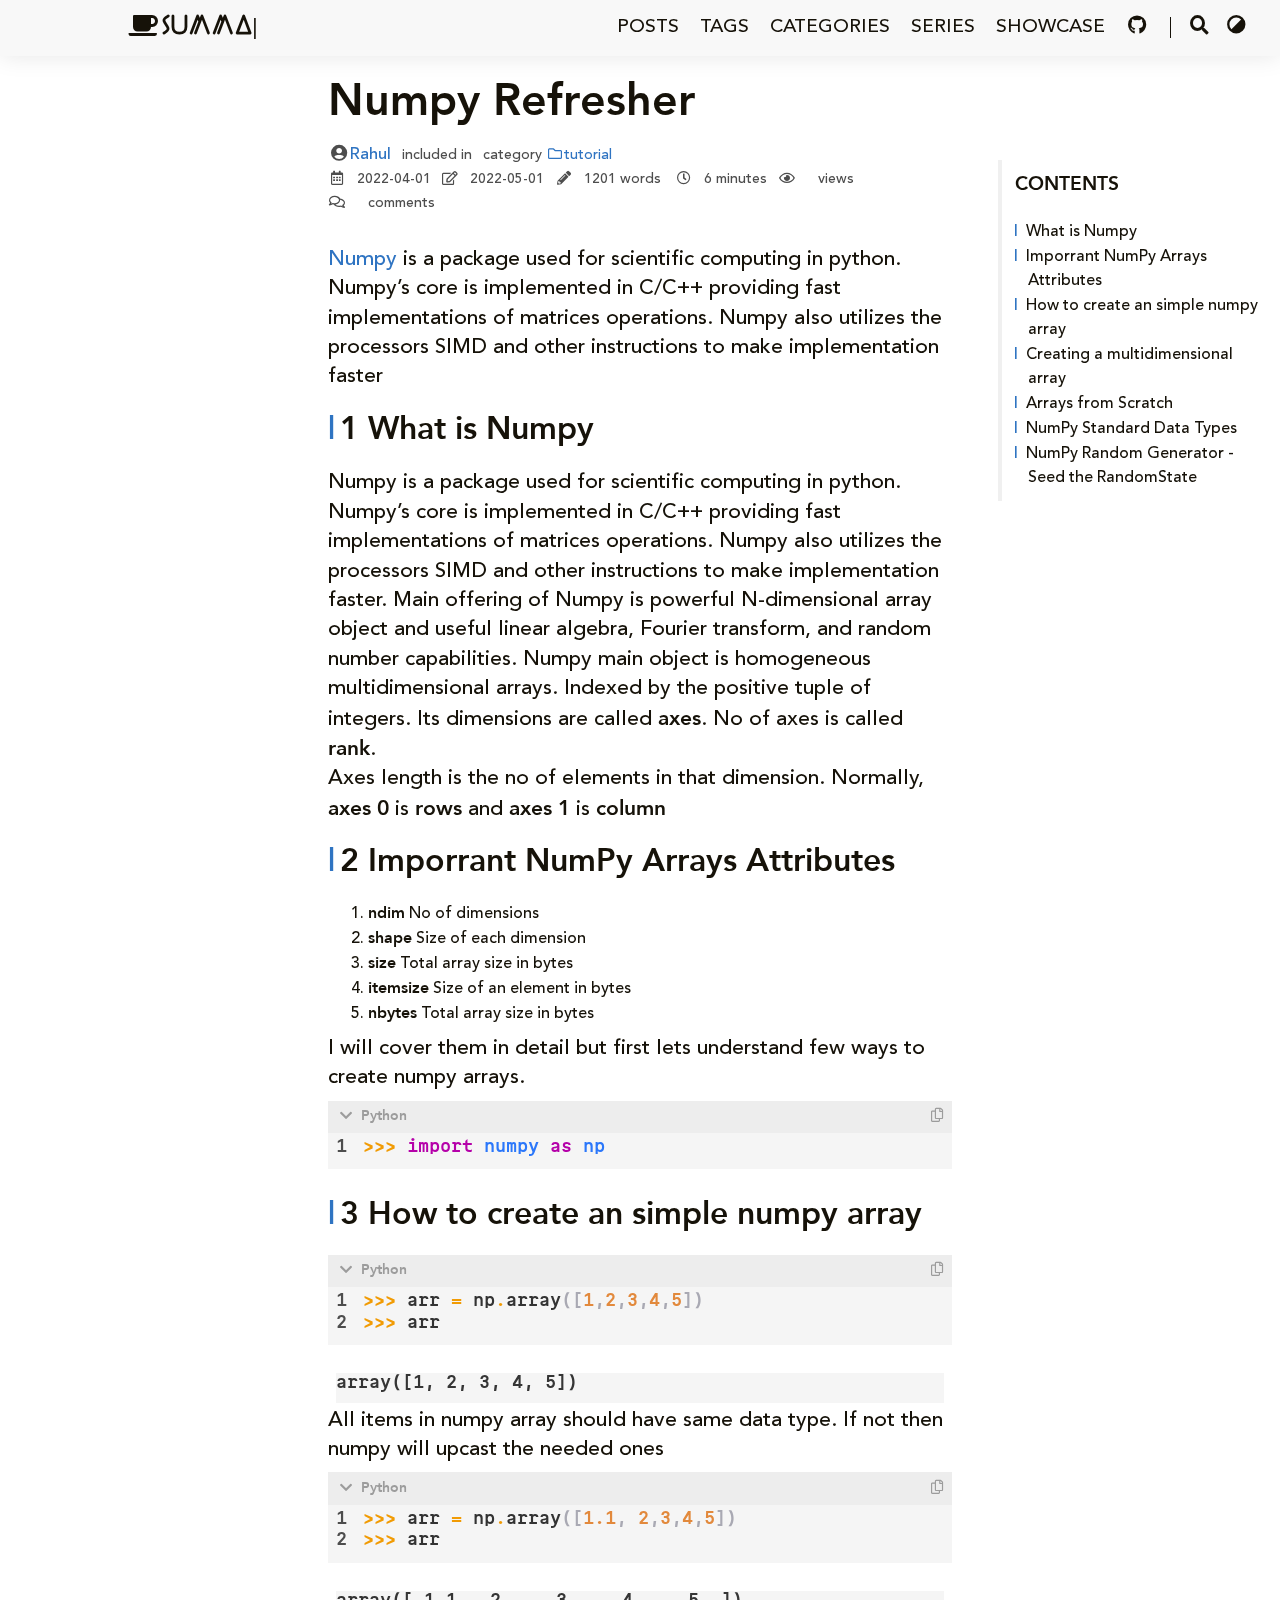
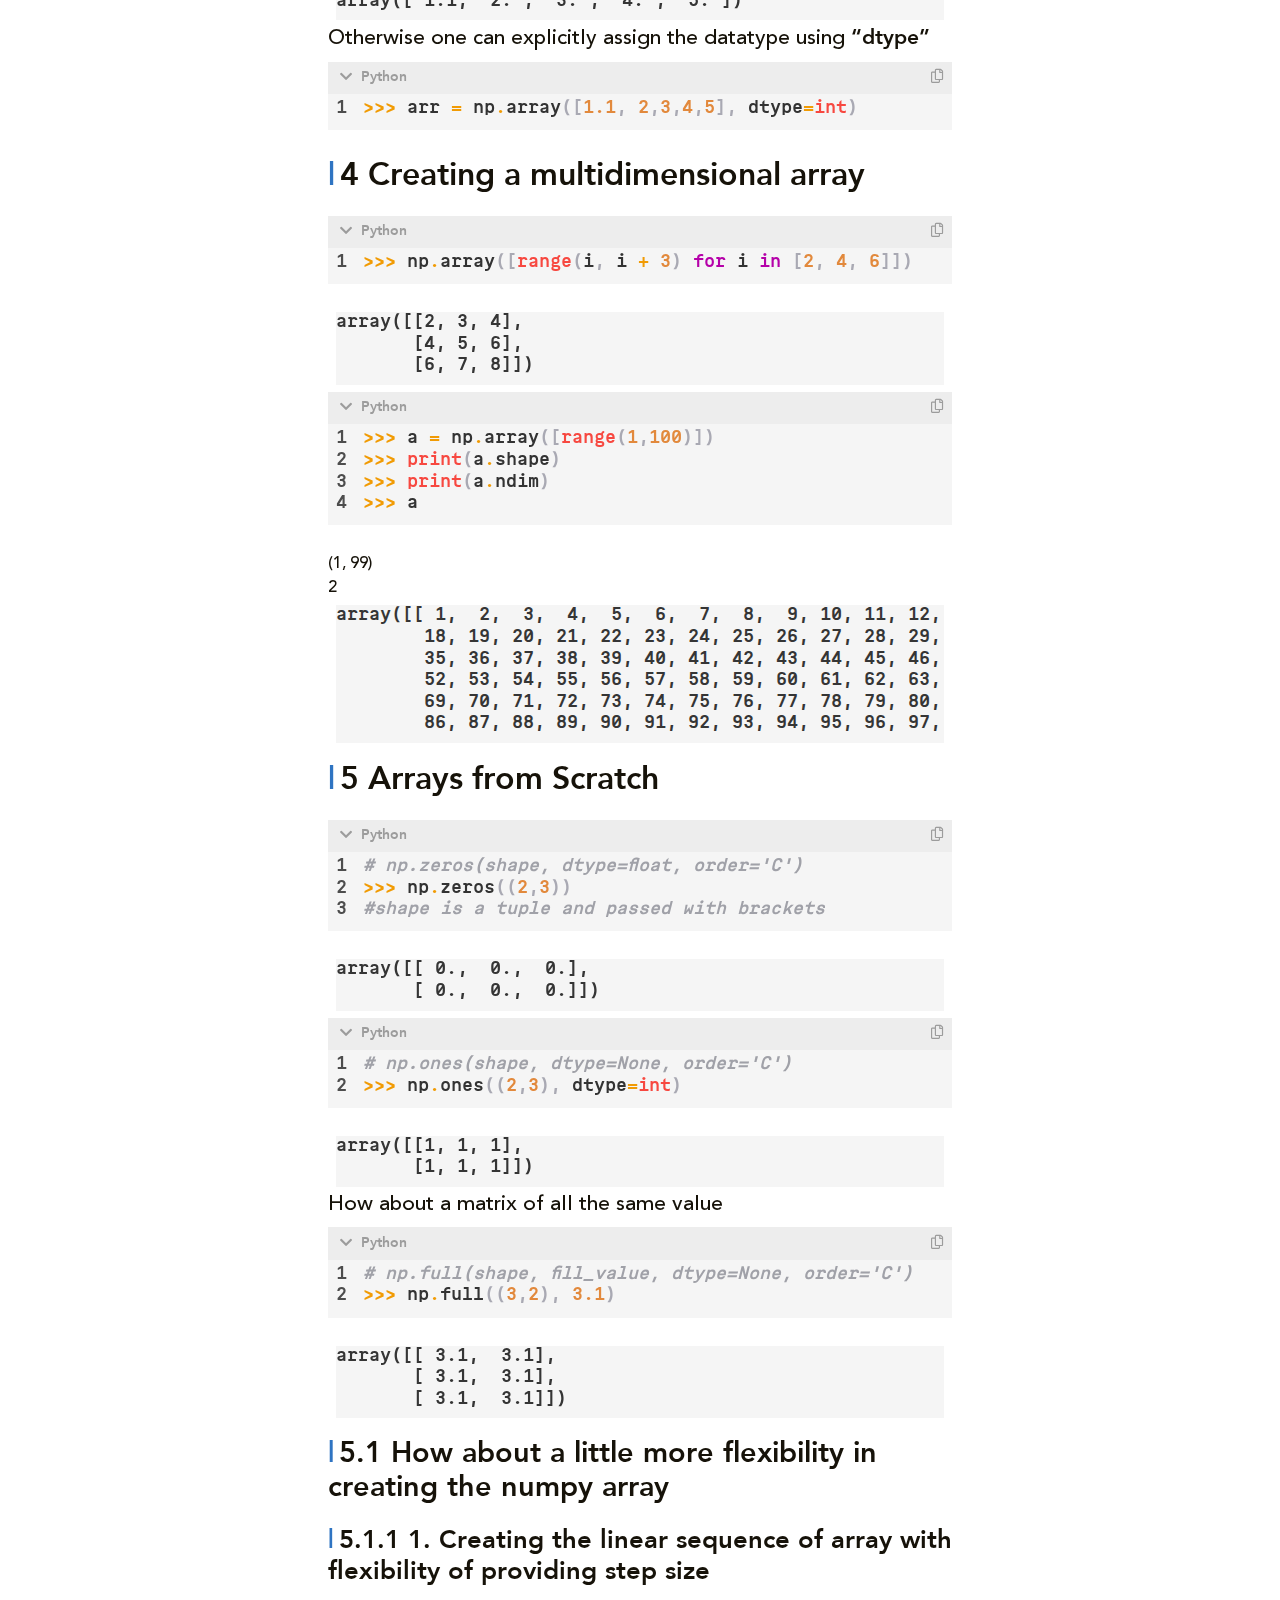
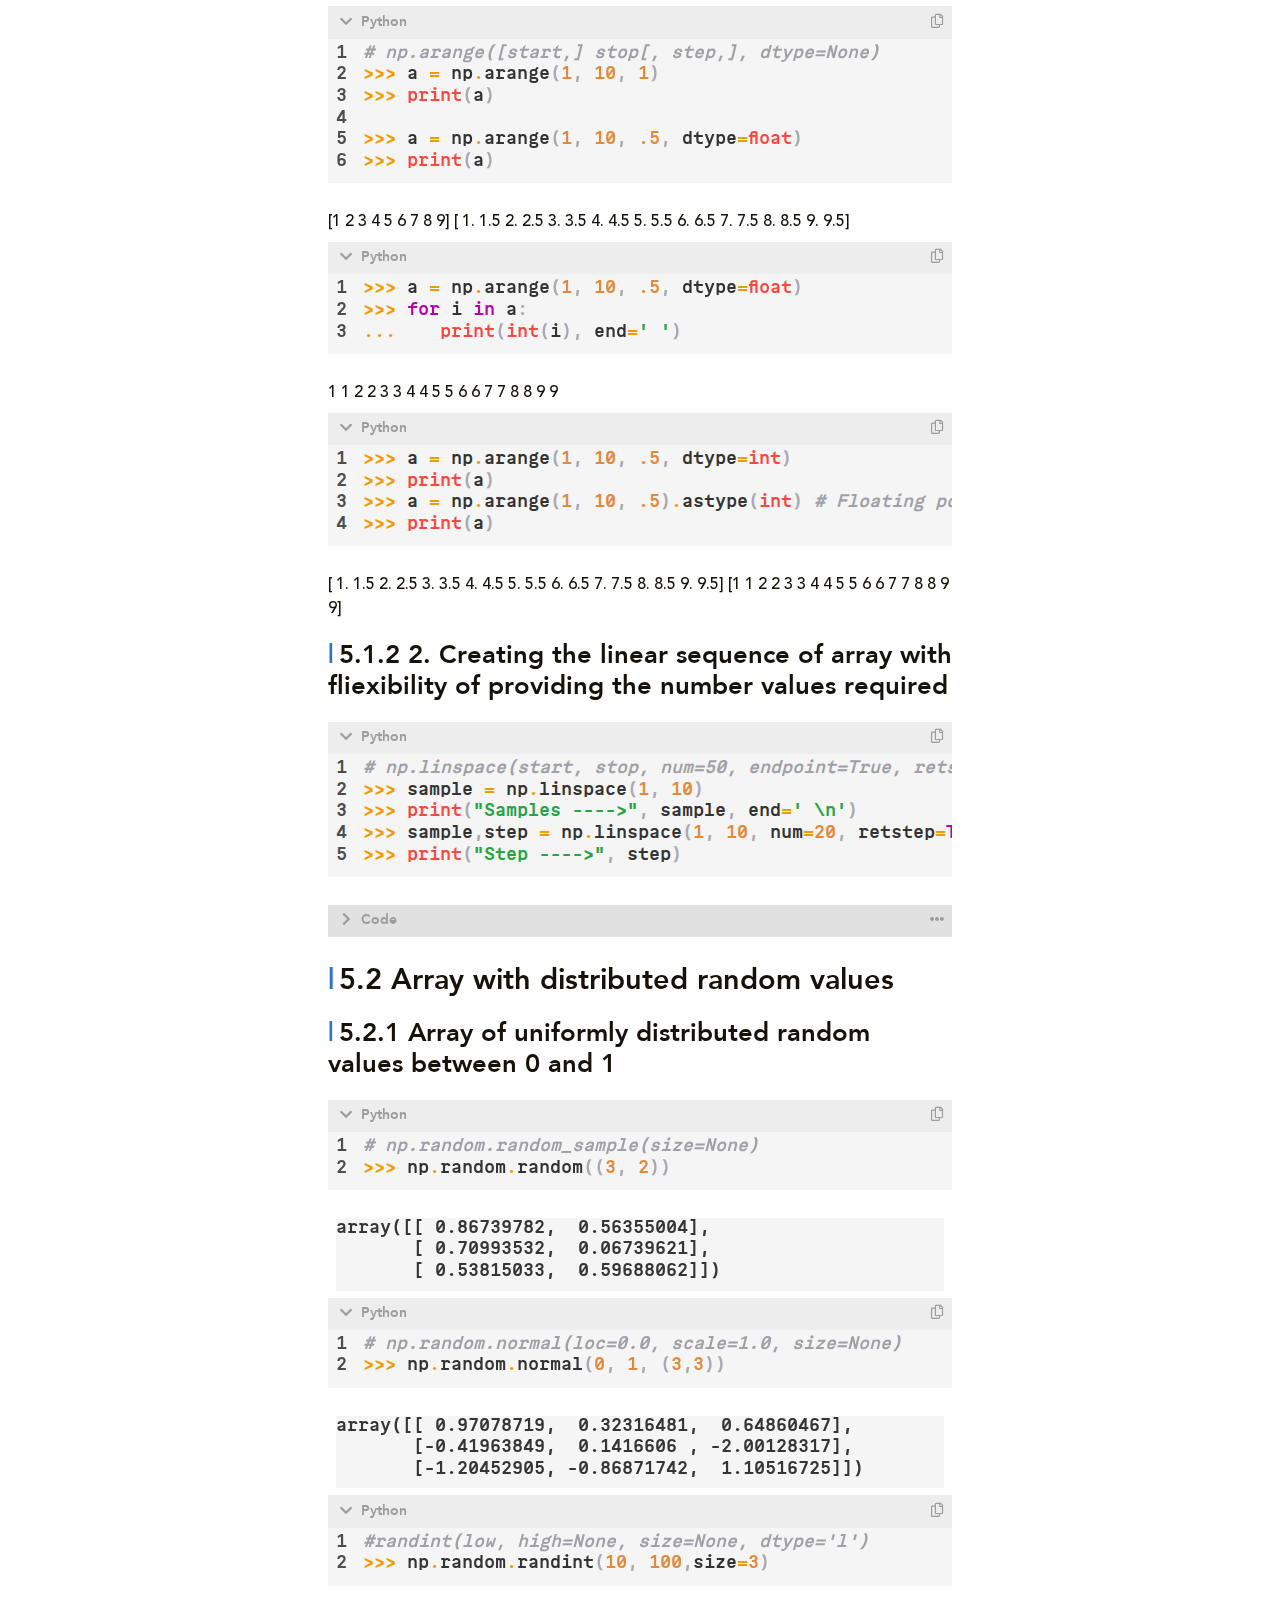
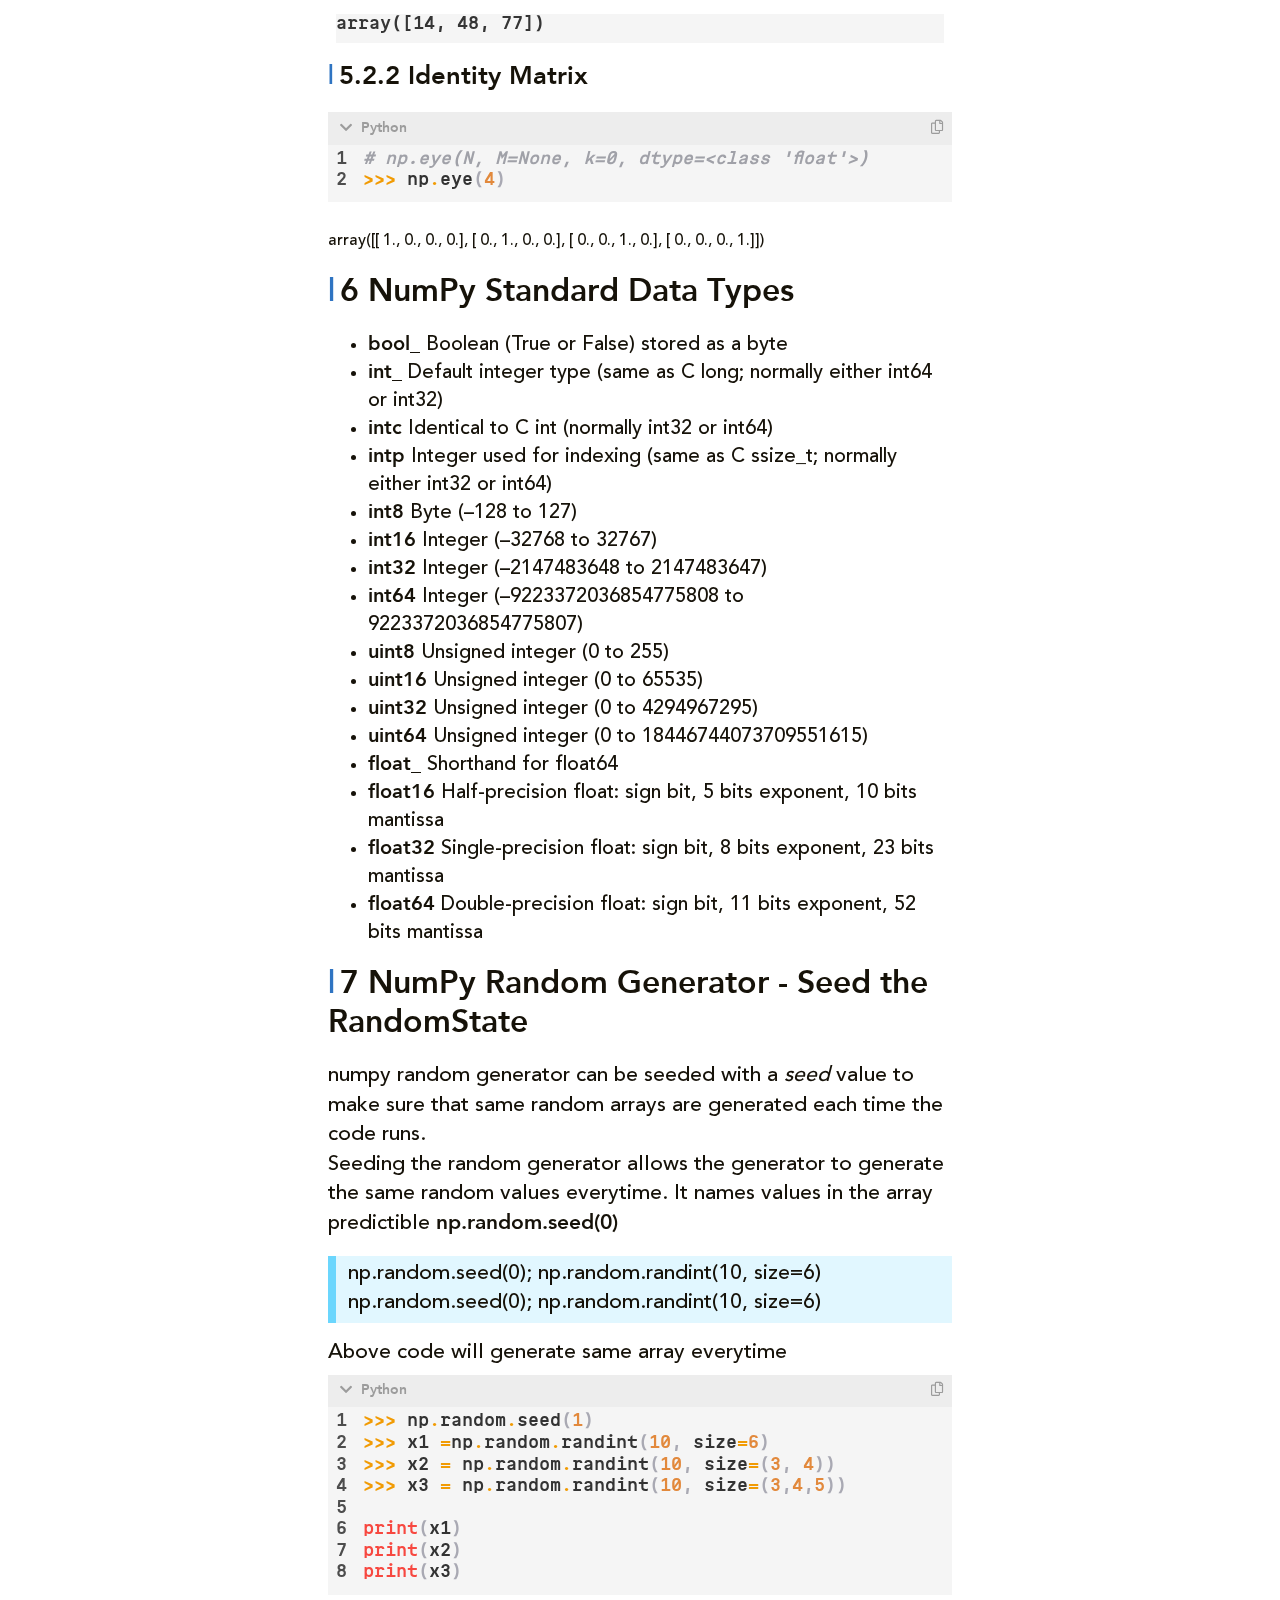
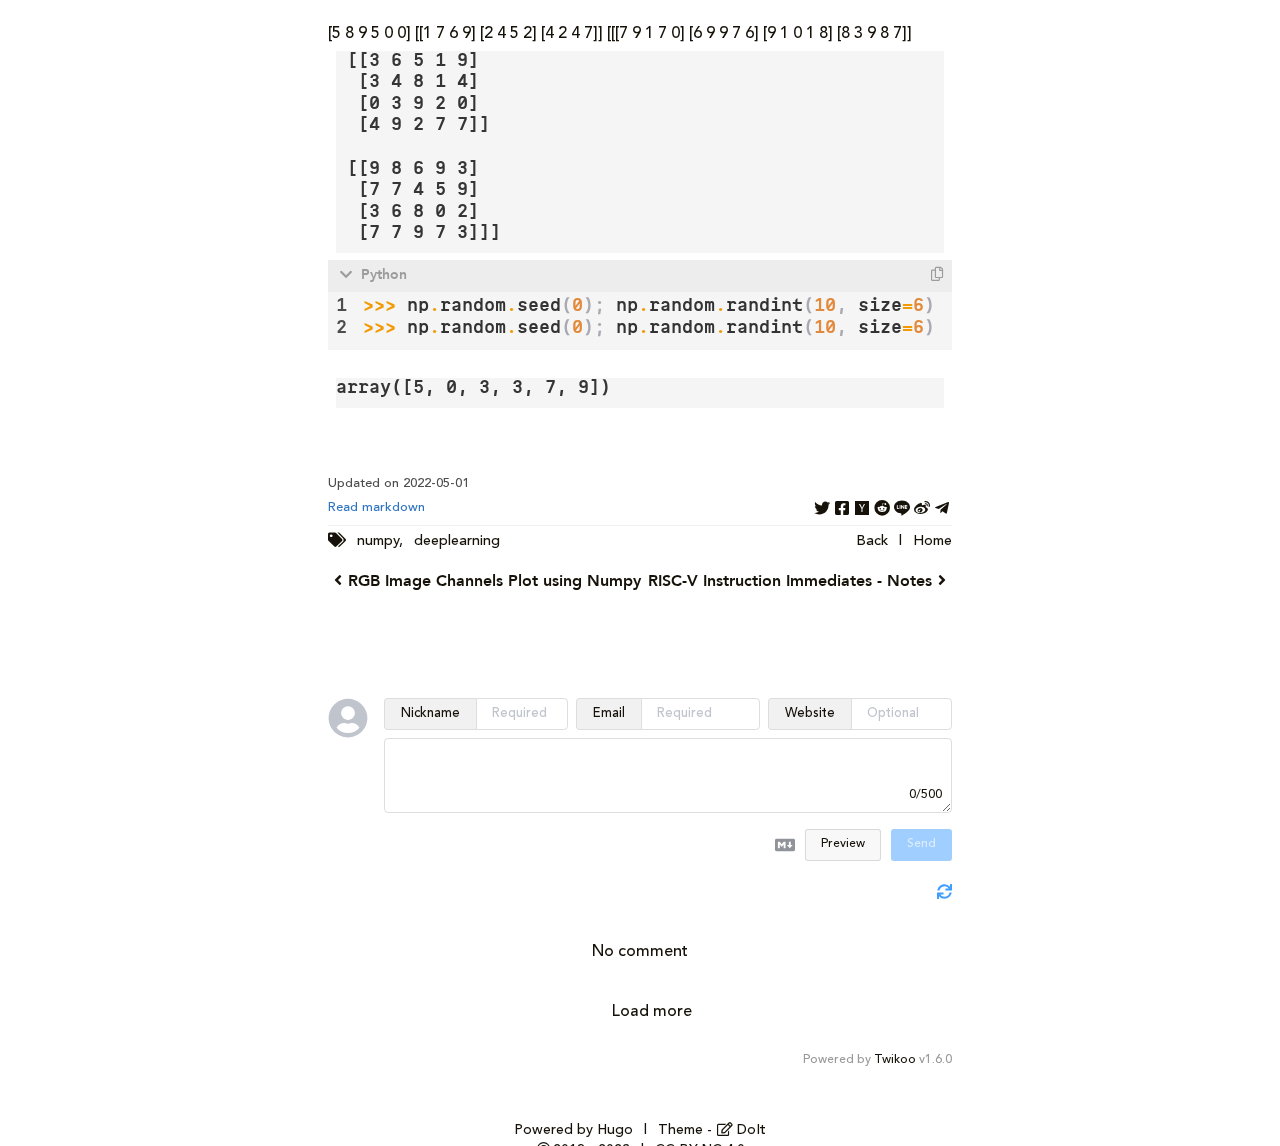
<file: numpy/index.html>
<!DOCTYPE html>
<html lang="en">

<head>
    <meta charset="utf-8">
    <meta name="viewport" content="width=device-width, initial-scale=1">
    <meta name="robots" content="noodp" />
    <title class="pjax-title">Numpy Refresher - Summations</title><meta name="Description" content="This article shows the basic Markdown syntax and format."><meta property="og:title" content="Numpy Refresher" />
<meta property="og:description" content="This article shows the basic Markdown syntax and format." />
<meta property="og:type" content="article" />
<meta property="og:url" content="https://summations.github.io/numpy/" /><meta property="og:image" content="https://summations.github.io/images/avatar.webp"/><meta property="article:section" content="posts" />
<meta property="article:published_time" content="2022-04-01T21:57:40+08:00" />
<meta property="article:modified_time" content="2022-05-01T16:45:40+08:00" /><meta property="og:site_name" content="Hugo DoIt Theme Documentation" />
<meta name="twitter:card" content="summary_large_image"/>
<meta name="twitter:image" content="https://summations.github.io/images/avatar.webp"/>

<meta name="twitter:title" content="Numpy Refresher"/>
<meta name="twitter:description" content="This article shows the basic Markdown syntax and format."/>
<meta name="application-name" content="Summations">
<meta name="apple-mobile-web-app-title" content="Summations">

<meta name="theme-color" content="#f8f8f8"><meta name="msapplication-TileColor" content="#da532c"><link rel="shortcut icon" type="image/x-icon" href="/favicon.ico" />
        <link rel="icon" type="image/png" sizes="32x32" href="/favicon-32x32.png">
        <link rel="icon" type="image/png" sizes="16x16" href="/favicon-16x16.png"><link rel="apple-touch-icon" sizes="180x180" href="/apple-touch-icon.png"><link rel="mask-icon" href="/safari-pinned-tab.svg" color="#5bbad5"><link rel="canonical" href="https://summations.github.io/numpy/" /><link rel="prev" href="https://summations.github.io/channel/" /><link rel="next" href="https://summations.github.io/riscv-immediates/" /><link rel="stylesheet" href="/lib/normalize/normalize.min.css"><link rel="stylesheet" href="/css/style.min.css"><link rel="preload" as="style" onload="this.onload=null;this.rel='stylesheet'" href="/lib/fontawesome-free/all.min.css">
        <noscript><link rel="stylesheet" href="/lib/fontawesome-free/all.min.css"></noscript><link rel="preload" as="style" onload="this.onload=null;this.rel='stylesheet'" href="/lib/animate/animate.min.css">
        <noscript><link rel="stylesheet" href="/lib/animate/animate.min.css"></noscript><meta name="google-site-verification" content="MQ8DNu27ayX6B_4ObiEDK09vGr1fdy7kOAnbd09hJk4" /><script type="application/ld+json">
    {
        "@context": "http://schema.org",
        "@type": "BlogPosting",
        "headline": "Numpy Refresher",
        "inLanguage": "en",
        "mainEntityOfPage": {
            "@type": "WebPage",
            "@id": "https:\/\/summations.github.io\/numpy\/"
        },"image": ["https:\/\/summations.github.io\/images\/Apple-Devices-Preview.png"],"genre": "posts","keywords": "numpy, deeplearning","wordcount":  1201 ,
        "url": "https:\/\/summations.github.io\/numpy\/","datePublished": "2022-04-01T21:57:40+08:00","dateModified": "2022-05-01T16:45:40+08:00","license": "This work is licensed under a Creative Commons Attribution-NonCommercial 4.0 International License.","publisher": {
            "@type": "Organization",
            "name": "xxxx","logo": {
                    "@type": "ImageObject",
                    "url": "https:\/\/summations.github.io\/images\/avatar.webp",
                    "width":  528 ,
                    "height":  560 
                }},"authors": [{
                    "@type": "Person",
                    "name": "Rahul"
                }],"description": "This article shows the basic Markdown syntax and format."
    }
    </script></head>

<body header-desktop="fixed" header-mobile="auto"><script type="text/javascript">
        function setTheme(theme) {document.body.setAttribute('theme', theme); document.documentElement.style.setProperty('color-scheme', theme === 'light' ? 'light' : 'dark');}
        function saveTheme(theme) {window.localStorage && localStorage.setItem('theme', theme);}
        function getMeta(metaName) {const metas = document.getElementsByTagName('meta'); for (let i = 0; i < metas.length; i++) if (metas[i].getAttribute('name') === metaName) return metas[i]; return '';}
        if (window.localStorage && localStorage.getItem('theme')) {let theme = localStorage.getItem('theme');theme === 'light' || theme === 'dark' || theme === 'black' ? setTheme(theme) : (window.matchMedia && window.matchMedia('(prefers-color-scheme: dark)').matches ? setTheme('dark') : setTheme('light')); } else { if ('light' === 'light' || 'light' === 'dark' || 'light' === 'black') setTheme('light'), saveTheme('light'); else saveTheme('auto'), window.matchMedia && window.matchMedia('(prefers-color-scheme: dark)').matches ? setTheme('dark') : setTheme('light');}
        let metaColors = {'light': '#f8f8f8','dark': '#252627','black': '#000000'}
        getMeta('theme-color').content = metaColors[document.body.getAttribute('theme')];
    </script>
    <div id="back-to-top"></div>
    <div id="mask"></div><div class="wrapper"><header class="desktop" id="header-desktop">
    <div class="header-wrapper">
        <div class="header-title">
            <a href="/" title="Summations"><span class="header-title-pre"><i class='fa fa-coffee'></i></span><span id="desktop-header-typeit" class="typeit"></span></a>
        </div>
        <div class="menu">
            <div class="menu-inner"><a class="menu-item" href="/"> Posts </a><a class="menu-item" href="/tags/"> Tags </a><a class="menu-item" href="/categories/"> Categories </a><a class="menu-item" href="/series/"> Series </a><a class="menu-item" href="/showcase/"> Showcase </a><a class="menu-item" href="https://github.com/pathakraul" title="GitHub" rel="noopener noreffer" target="_blank"><i class='fab fa-github fa-fw'></i>  </a><span class="menu-item delimiter"></span><span class="menu-item search" id="search-desktop">
                        <input type="text" placeholder="Search titles or contents..." id="search-input-desktop">
                        <a href="#" onclick="return false;" class="search-button search-toggle" id="search-toggle-desktop" title="Search">
                            <i class="fas fa-search fa-fw"></i>
                        </a>
                        <a href="#" onclick="return false;" class="search-button search-clear" id="search-clear-desktop" title="Clear">
                            <i class="fas fa-times-circle fa-fw"></i>
                        </a>
                        <span class="search-button search-loading" id="search-loading-desktop">
                            <i class="fas fa-spinner fa-fw fa-spin"></i>
                        </span>
                    </span><a href="#" onclick="return false;" class="menu-item theme-select" title="Switch Theme">
                    <i class="fas fa-adjust fa-fw"></i>
                    <select class="color-theme-select" id="theme-select-desktop" title="Switch Theme">
                        <option value="light">Light</option>
                        <option value="dark">Dark</option>
                        <option value="black">Black</option>
                        <option value="auto">Auto</option>
                    </select>
                </a></div>
        </div>
    </div>
</header><header class="mobile" id="header-mobile">
    <div class="header-container">
        <div class="header-wrapper">
            <div class="header-title">
                <a href="/" title="Summations"><span class="header-title-pre"><i class='fa fa-coffee'></i></span><span id="mobile-header-typeit" class="typeit"></span></a>
            </div>
            <div class="menu-toggle" id="menu-toggle-mobile">
                <span></span><span></span><span></span>
            </div>
        </div>
        <div class="menu" id="menu-mobile"><div class="search-wrapper">
                    <div class="search mobile" id="search-mobile">
                        <input type="text" placeholder="Search titles or contents..." id="search-input-mobile">
                        <a href="#" onclick="return false;" class="search-button search-toggle" id="search-toggle-mobile" title="Search">
                            <i class="fas fa-search fa-fw"></i>
                        </a>
                        <a href="#" onclick="return false;" class="search-button search-clear" id="search-clear-mobile" title="Clear">
                            <i class="fas fa-times-circle fa-fw"></i>
                        </a>
                        <span class="search-button search-loading" id="search-loading-mobile">
                            <i class="fas fa-spinner fa-fw fa-spin"></i>
                        </span>
                    </div>
                    <a href="#" onclick="return false;" class="search-cancel" id="search-cancel-mobile">
                        Cancel
                    </a>
                </div><a class="menu-item" href="/" title="">Posts</a><a class="menu-item" href="/tags/" title="">Tags</a><a class="menu-item" href="/categories/" title="">Categories</a><a class="menu-item" href="/series/" title="">Series</a><a class="menu-item" href="/showcase/" title="">Showcase</a><a class="menu-item" href="https://github.com/pathakraul" title="GitHub" rel="noopener noreffer" target="_blank"><i class='fab fa-github fa-fw'></i></a><a href="#" onclick="return false;" class="menu-item theme-select" title="Switch Theme">
                <i class="fas fa-adjust fa-fw"></i>
                <select class="color-theme-select" id="theme-select-mobile" title="Switch Theme">
                    <option value="light">Light</option>
                    <option value="dark">Dark</option>
                    <option value="black">Black</option>
                    <option value="auto">Auto</option>
                </select>
            </a></div>
    </div>
</header>
<div class="search-dropdown desktop">
    <div id="search-dropdown-desktop"></div>
</div>
<div class="search-dropdown mobile">
    <div id="search-dropdown-mobile"></div>
</div>
<main class="main">
            <div class="container"><div class="toc" id="toc-auto">
        <h2 class="toc-title">Contents</h2>
        <div class="toc-content" id="toc-content-auto"><nav id="TableOfContents">
  <ul>
    <li><a href="#what-is-numpy">What is Numpy</a></li>
    <li><a href="#imporrant-numpy-arrays-attributes">Imporrant NumPy Arrays Attributes</a></li>
    <li><a href="#how-to-create-an-simple-numpy-array">How to create an simple numpy array</a></li>
    <li><a href="#creating-a-multidimensional-array">Creating a multidimensional array</a></li>
    <li><a href="#arrays-from-scratch">Arrays from Scratch</a>
      <ul>
        <li><a href="#how-about-a-little-more-flexibility-in-creating-the-numpy-array">How about a little more flexibility in creating the numpy array</a>
          <ul>
            <li><a href="#1-creating-the-linear-sequence-of-array-with-flexibility-of-providing-step-size">1. Creating the linear sequence of array with flexibility of providing step size</a></li>
            <li><a href="#2--creating-the-linear-sequence-of-array-with-fliexibility-of-providing-the-number-values-required">2.  Creating the linear sequence of array with fliexibility of providing the number values required</a></li>
          </ul>
        </li>
        <li><a href="#array-with-distributed-random-values">Array with distributed random values</a>
          <ul>
            <li><a href="#array-of-uniformly-distributed-random-values-between-0-and-1">Array of uniformly distributed random values between 0 and 1</a></li>
            <li><a href="#identity-matrix">Identity Matrix</a></li>
          </ul>
        </li>
      </ul>
    </li>
    <li><a href="#numpy-standard-data-types">NumPy Standard Data Types</a></li>
    <li><a href="#numpy-random-generator---seed-the-randomstate">NumPy Random Generator - Seed the RandomState</a></li>
  </ul>
</nav></div>
    </div><script>document.getElementsByTagName("main")[0].setAttribute("pageStyle", "normal")</script><script>document.getElementsByTagName("main")[0].setAttribute("autoTOC", "true")</script><article class="page single"><h1 class="single-title animate__animated animate__flipInX">Numpy Refresher</h1><div class="post-meta">
            <div class="post-meta-line">
                <span class="post-author"><span class='author'><i class="author fas fa-user-circle fa-fw"></i><span class='screen-reader-text'>  </span><a href='https://summations.github.io/authors/rahul'>Rahul</a></span>
                </span>&nbsp;<span class="post-category">included in </span>&nbsp;<span class="post-category">category <a href="/categories/tutorial/"><i class="far fa-folder fa-fw"></i>tutorial</a></span></div>
            <div class="post-meta-line"><i class="far fa-calendar-alt fa-fw"></i>&nbsp;<time datetime="2022-04-01">2022-04-01</time>&nbsp;<i class="far fa-edit fa-fw"></i>&nbsp;<time datetime="2022-05-01">2022-05-01</time>&nbsp;<i class="fas fa-pencil-alt fa-fw"></i>&nbsp;1201 words&nbsp;
                <i class="far fa-clock fa-fw"></i>&nbsp;6 minutes&nbsp;<span id="/numpy/" class="leancloud_visitors" data-flag-title="Numpy Refresher">
                        <i class="far fa-eye fa-fw"></i>&nbsp;<span class="leancloud-visitors-count" id=twikoo_visitors></span>&nbsp;views
                    </span>&nbsp;<span id="/numpy/" class="comment_count" data-flag-title="Numpy Refresher">
                        <i class="far fa-comments fa-fw"></i>&nbsp;<span class="twikoo-comment-count" id="twikoo-comment-count"></span>&nbsp;comments
                    </span>&nbsp;</div>
        </div><div class="details toc" id="toc-static"  kept="">
                <div class="details-summary toc-title">
                    <span>Contents</span>
                    <span><i class="details-icon fas fa-angle-right"></i></span>
                </div>
                <div class="details-content toc-content" id="toc-content-static"><nav id="TableOfContents">
  <ul>
    <li><a href="#what-is-numpy">What is Numpy</a></li>
    <li><a href="#imporrant-numpy-arrays-attributes">Imporrant NumPy Arrays Attributes</a></li>
    <li><a href="#how-to-create-an-simple-numpy-array">How to create an simple numpy array</a></li>
    <li><a href="#creating-a-multidimensional-array">Creating a multidimensional array</a></li>
    <li><a href="#arrays-from-scratch">Arrays from Scratch</a>
      <ul>
        <li><a href="#how-about-a-little-more-flexibility-in-creating-the-numpy-array">How about a little more flexibility in creating the numpy array</a>
          <ul>
            <li><a href="#1-creating-the-linear-sequence-of-array-with-flexibility-of-providing-step-size">1. Creating the linear sequence of array with flexibility of providing step size</a></li>
            <li><a href="#2--creating-the-linear-sequence-of-array-with-fliexibility-of-providing-the-number-values-required">2.  Creating the linear sequence of array with fliexibility of providing the number values required</a></li>
          </ul>
        </li>
        <li><a href="#array-with-distributed-random-values">Array with distributed random values</a>
          <ul>
            <li><a href="#array-of-uniformly-distributed-random-values-between-0-and-1">Array of uniformly distributed random values between 0 and 1</a></li>
            <li><a href="#identity-matrix">Identity Matrix</a></li>
          </ul>
        </li>
      </ul>
    </li>
    <li><a href="#numpy-standard-data-types">NumPy Standard Data Types</a></li>
    <li><a href="#numpy-random-generator---seed-the-randomstate">NumPy Random Generator - Seed the RandomState</a></li>
  </ul>
</nav></div>
            </div><div class="content" id="content"><p><a href="http://www.numpy.org" target="_blank" rel="noopener noreffer">Numpy</a> is a package used for scientific computing in python. Numpy&rsquo;s core is implemented in C/C++ providing fast implementations of matrices operations. Numpy also utilizes the processors SIMD and other instructions to make implementation faster</p>
<h2 id="what-is-numpy" class="headerLink">
    <a href="#what-is-numpy" class="header-mark"></a>1 What is Numpy</h2><p>Numpy is a package used for scientific computing in python. Numpy&rsquo;s core is implemented in C/C++ providing fast implementations of matrices operations. Numpy also utilizes the processors SIMD and other instructions to make implementation faster. Main offering of Numpy is powerful N-dimensional array object and useful linear algebra, Fourier transform, and random number capabilities.
Numpy main object is homogeneous multidimensional arrays. Indexed by the positive tuple of integers.
Its dimensions are called <strong>axes</strong>. No of axes is called <strong>rank</strong>. <br>
Axes length is the no of elements in that dimension. Normally, <strong>axes 0</strong> is <strong>rows</strong> and <strong>axes 1</strong> is <strong>column</strong></p>
<h2 id="imporrant-numpy-arrays-attributes" class="headerLink">
    <a href="#imporrant-numpy-arrays-attributes" class="header-mark"></a>2 Imporrant NumPy Arrays Attributes</h2><ol>
<li><strong>ndim</strong> No of dimensions</li>
<li><strong>shape</strong> Size of each dimension</li>
<li><strong>size</strong> Total array size in bytes</li>
<li><strong>itemsize</strong> Size of an element in bytes</li>
<li><strong>nbytes</strong> Total array size in bytes</li>
</ol>
<p>I will cover them in detail but first lets understand few ways to create numpy arrays.</p>
<div class="highlight"><div class="chroma">
<table class="lntable"><tr><td class="lntd">
<pre tabindex="0" class="chroma"><code><span class="lnt">1
</span></code></pre></td>
<td class="lntd">
<pre tabindex="0" class="chroma"><code class="language-python" data-lang="python"><span class="line"><span class="cl"><span class="o">&gt;&gt;&gt;</span> <span class="kn">import</span> <span class="nn">numpy</span> <span class="k">as</span> <span class="nn">np</span>
</span></span></code></pre></td></tr></table>
</div>
</div><h2 id="how-to-create-an-simple-numpy-array" class="headerLink">
    <a href="#how-to-create-an-simple-numpy-array" class="header-mark"></a>3 How to create an simple numpy array</h2><div class="highlight"><div class="chroma">
<table class="lntable"><tr><td class="lntd">
<pre tabindex="0" class="chroma"><code><span class="lnt">1
</span><span class="lnt">2
</span></code></pre></td>
<td class="lntd">
<pre tabindex="0" class="chroma"><code class="language-python" data-lang="python"><span class="line"><span class="cl"><span class="o">&gt;&gt;&gt;</span> <span class="n">arr</span> <span class="o">=</span> <span class="n">np</span><span class="o">.</span><span class="n">array</span><span class="p">([</span><span class="mi">1</span><span class="p">,</span><span class="mi">2</span><span class="p">,</span><span class="mi">3</span><span class="p">,</span><span class="mi">4</span><span class="p">,</span><span class="mi">5</span><span class="p">])</span>
</span></span><span class="line"><span class="cl"><span class="o">&gt;&gt;&gt;</span> <span class="n">arr</span>
</span></span></code></pre></td></tr></table>
</div>
</div><div class="output">
<pre><code>array([1, 2, 3, 4, 5])
</code></pre>
</div>
<p>All items in numpy array should have same data type. If not then numpy will upcast the needed ones</p>
<div class="highlight"><div class="chroma">
<table class="lntable"><tr><td class="lntd">
<pre tabindex="0" class="chroma"><code><span class="lnt">1
</span><span class="lnt">2
</span></code></pre></td>
<td class="lntd">
<pre tabindex="0" class="chroma"><code class="language-python" data-lang="python"><span class="line"><span class="cl"><span class="o">&gt;&gt;&gt;</span> <span class="n">arr</span> <span class="o">=</span> <span class="n">np</span><span class="o">.</span><span class="n">array</span><span class="p">([</span><span class="mf">1.1</span><span class="p">,</span> <span class="mi">2</span><span class="p">,</span><span class="mi">3</span><span class="p">,</span><span class="mi">4</span><span class="p">,</span><span class="mi">5</span><span class="p">])</span>
</span></span><span class="line"><span class="cl"><span class="o">&gt;&gt;&gt;</span> <span class="n">arr</span>
</span></span></code></pre></td></tr></table>
</div>
</div><div class="output">
<pre><code>array([ 1.1,  2. ,  3. ,  4. ,  5. ])
</code></pre>
</div>
<p>Otherwise one can explicitly assign the datatype using <strong>&ldquo;dtype&rdquo;</strong></p>
<div class="highlight"><div class="chroma">
<table class="lntable"><tr><td class="lntd">
<pre tabindex="0" class="chroma"><code><span class="lnt">1
</span></code></pre></td>
<td class="lntd">
<pre tabindex="0" class="chroma"><code class="language-python" data-lang="python"><span class="line"><span class="cl"><span class="o">&gt;&gt;&gt;</span> <span class="n">arr</span> <span class="o">=</span> <span class="n">np</span><span class="o">.</span><span class="n">array</span><span class="p">([</span><span class="mf">1.1</span><span class="p">,</span> <span class="mi">2</span><span class="p">,</span><span class="mi">3</span><span class="p">,</span><span class="mi">4</span><span class="p">,</span><span class="mi">5</span><span class="p">],</span> <span class="n">dtype</span><span class="o">=</span><span class="nb">int</span><span class="p">)</span>
</span></span></code></pre></td></tr></table>
</div>
</div><h2 id="creating-a-multidimensional-array" class="headerLink">
    <a href="#creating-a-multidimensional-array" class="header-mark"></a>4 Creating a multidimensional array</h2><div class="highlight"><div class="chroma">
<table class="lntable"><tr><td class="lntd">
<pre tabindex="0" class="chroma"><code><span class="lnt">1
</span></code></pre></td>
<td class="lntd">
<pre tabindex="0" class="chroma"><code class="language-python" data-lang="python"><span class="line"><span class="cl"><span class="o">&gt;&gt;&gt;</span> <span class="n">np</span><span class="o">.</span><span class="n">array</span><span class="p">([</span><span class="nb">range</span><span class="p">(</span><span class="n">i</span><span class="p">,</span> <span class="n">i</span> <span class="o">+</span> <span class="mi">3</span><span class="p">)</span> <span class="k">for</span> <span class="n">i</span> <span class="ow">in</span> <span class="p">[</span><span class="mi">2</span><span class="p">,</span> <span class="mi">4</span><span class="p">,</span> <span class="mi">6</span><span class="p">]])</span>
</span></span></code></pre></td></tr></table>
</div>
</div><div class="output">
<pre><code>array([[2, 3, 4],
       [4, 5, 6],
       [6, 7, 8]])
</code></pre>
</div>
<div class="highlight"><div class="chroma">
<table class="lntable"><tr><td class="lntd">
<pre tabindex="0" class="chroma"><code><span class="lnt">1
</span><span class="lnt">2
</span><span class="lnt">3
</span><span class="lnt">4
</span></code></pre></td>
<td class="lntd">
<pre tabindex="0" class="chroma"><code class="language-python" data-lang="python"><span class="line"><span class="cl"><span class="o">&gt;&gt;&gt;</span> <span class="n">a</span> <span class="o">=</span> <span class="n">np</span><span class="o">.</span><span class="n">array</span><span class="p">([</span><span class="nb">range</span><span class="p">(</span><span class="mi">1</span><span class="p">,</span><span class="mi">100</span><span class="p">)])</span>
</span></span><span class="line"><span class="cl"><span class="o">&gt;&gt;&gt;</span> <span class="nb">print</span><span class="p">(</span><span class="n">a</span><span class="o">.</span><span class="n">shape</span><span class="p">)</span>
</span></span><span class="line"><span class="cl"><span class="o">&gt;&gt;&gt;</span> <span class="nb">print</span><span class="p">(</span><span class="n">a</span><span class="o">.</span><span class="n">ndim</span><span class="p">)</span>
</span></span><span class="line"><span class="cl"><span class="o">&gt;&gt;&gt;</span> <span class="n">a</span>
</span></span></code></pre></td></tr></table>
</div>
</div><div class="output">
    (1, 99)
    <br>
    2
    <br>
<pre><code>array([[ 1,  2,  3,  4,  5,  6,  7,  8,  9, 10, 11, 12, 13, 14, 15, 16, 17,
        18, 19, 20, 21, 22, 23, 24, 25, 26, 27, 28, 29, 30, 31, 32, 33, 34,
        35, 36, 37, 38, 39, 40, 41, 42, 43, 44, 45, 46, 47, 48, 49, 50, 51,
        52, 53, 54, 55, 56, 57, 58, 59, 60, 61, 62, 63, 64, 65, 66, 67, 68,
        69, 70, 71, 72, 73, 74, 75, 76, 77, 78, 79, 80, 81, 82, 83, 84, 85,
        86, 87, 88, 89, 90, 91, 92, 93, 94, 95, 96, 97, 98, 99]])
</code></pre>
</div>
<h2 id="arrays-from-scratch" class="headerLink">
    <a href="#arrays-from-scratch" class="header-mark"></a>5 Arrays from Scratch</h2><div class="highlight"><div class="chroma">
<table class="lntable"><tr><td class="lntd">
<pre tabindex="0" class="chroma"><code><span class="lnt">1
</span><span class="lnt">2
</span><span class="lnt">3
</span></code></pre></td>
<td class="lntd">
<pre tabindex="0" class="chroma"><code class="language-python" data-lang="python"><span class="line"><span class="cl"><span class="c1"># np.zeros(shape, dtype=float, order=&#39;C&#39;)</span>
</span></span><span class="line"><span class="cl"><span class="o">&gt;&gt;&gt;</span> <span class="n">np</span><span class="o">.</span><span class="n">zeros</span><span class="p">((</span><span class="mi">2</span><span class="p">,</span><span class="mi">3</span><span class="p">))</span>
</span></span><span class="line"><span class="cl"><span class="c1">#shape is a tuple and passed with brackets</span>
</span></span></code></pre></td></tr></table>
</div>
</div><div class="output">
<pre><code>array([[ 0.,  0.,  0.],
       [ 0.,  0.,  0.]])
</code></pre>
</div>
<div class="highlight"><div class="chroma">
<table class="lntable"><tr><td class="lntd">
<pre tabindex="0" class="chroma"><code><span class="lnt">1
</span><span class="lnt">2
</span></code></pre></td>
<td class="lntd">
<pre tabindex="0" class="chroma"><code class="language-python" data-lang="python"><span class="line"><span class="cl"><span class="c1"># np.ones(shape, dtype=None, order=&#39;C&#39;)</span>
</span></span><span class="line"><span class="cl"><span class="o">&gt;&gt;&gt;</span> <span class="n">np</span><span class="o">.</span><span class="n">ones</span><span class="p">((</span><span class="mi">2</span><span class="p">,</span><span class="mi">3</span><span class="p">),</span> <span class="n">dtype</span><span class="o">=</span><span class="nb">int</span><span class="p">)</span>
</span></span></code></pre></td></tr></table>
</div>
</div><div class="output">
<pre><code>array([[1, 1, 1],
       [1, 1, 1]])
</code></pre>
</div>
<p>How about a matrix of all the same value</p>
<div class="highlight"><div class="chroma">
<table class="lntable"><tr><td class="lntd">
<pre tabindex="0" class="chroma"><code><span class="lnt">1
</span><span class="lnt">2
</span></code></pre></td>
<td class="lntd">
<pre tabindex="0" class="chroma"><code class="language-python" data-lang="python"><span class="line"><span class="cl"><span class="c1"># np.full(shape, fill_value, dtype=None, order=&#39;C&#39;)</span>
</span></span><span class="line"><span class="cl"><span class="o">&gt;&gt;&gt;</span> <span class="n">np</span><span class="o">.</span><span class="n">full</span><span class="p">((</span><span class="mi">3</span><span class="p">,</span><span class="mi">2</span><span class="p">),</span> <span class="mf">3.1</span><span class="p">)</span>
</span></span></code></pre></td></tr></table>
</div>
</div><div class="output">
<pre><code>array([[ 3.1,  3.1],
       [ 3.1,  3.1],
       [ 3.1,  3.1]])
</code></pre>
</div>
<h3 id="how-about-a-little-more-flexibility-in-creating-the-numpy-array" class="headerLink">
    <a href="#how-about-a-little-more-flexibility-in-creating-the-numpy-array" class="header-mark"></a>5.1 How about a little more flexibility in creating the numpy array</h3><h4 id="1-creating-the-linear-sequence-of-array-with-flexibility-of-providing-step-size" class="headerLink">
    <a href="#1-creating-the-linear-sequence-of-array-with-flexibility-of-providing-step-size" class="header-mark"></a>5.1.1 1. Creating the linear sequence of array with flexibility of providing step size</h4><div class="highlight"><div class="chroma">
<table class="lntable"><tr><td class="lntd">
<pre tabindex="0" class="chroma"><code><span class="lnt">1
</span><span class="lnt">2
</span><span class="lnt">3
</span><span class="lnt">4
</span><span class="lnt">5
</span><span class="lnt">6
</span></code></pre></td>
<td class="lntd">
<pre tabindex="0" class="chroma"><code class="language-python" data-lang="python"><span class="line"><span class="cl"><span class="c1"># np.arange([start,] stop[, step,], dtype=None)</span>
</span></span><span class="line"><span class="cl"><span class="o">&gt;&gt;&gt;</span> <span class="n">a</span> <span class="o">=</span> <span class="n">np</span><span class="o">.</span><span class="n">arange</span><span class="p">(</span><span class="mi">1</span><span class="p">,</span> <span class="mi">10</span><span class="p">,</span> <span class="mi">1</span><span class="p">)</span>
</span></span><span class="line"><span class="cl"><span class="o">&gt;&gt;&gt;</span> <span class="nb">print</span><span class="p">(</span><span class="n">a</span><span class="p">)</span>
</span></span><span class="line"><span class="cl">
</span></span><span class="line"><span class="cl"><span class="o">&gt;&gt;&gt;</span> <span class="n">a</span> <span class="o">=</span> <span class="n">np</span><span class="o">.</span><span class="n">arange</span><span class="p">(</span><span class="mi">1</span><span class="p">,</span> <span class="mi">10</span><span class="p">,</span> <span class="mf">.5</span><span class="p">,</span> <span class="n">dtype</span><span class="o">=</span><span class="nb">float</span><span class="p">)</span>
</span></span><span class="line"><span class="cl"><span class="o">&gt;&gt;&gt;</span> <span class="nb">print</span><span class="p">(</span><span class="n">a</span><span class="p">)</span>
</span></span></code></pre></td></tr></table>
</div>
</div><div class="output">
    [1 2 3 4 5 6 7 8 9]
    [ 1.   1.5  2.   2.5  3.   3.5  4.   4.5  5.   5.5  6.   6.5  7.   7.5  8.
      8.5  9.   9.5]
</div>
<div class="highlight"><div class="chroma">
<table class="lntable"><tr><td class="lntd">
<pre tabindex="0" class="chroma"><code><span class="lnt">1
</span><span class="lnt">2
</span><span class="lnt">3
</span></code></pre></td>
<td class="lntd">
<pre tabindex="0" class="chroma"><code class="language-python" data-lang="python"><span class="line"><span class="cl"><span class="o">&gt;&gt;&gt;</span> <span class="n">a</span> <span class="o">=</span> <span class="n">np</span><span class="o">.</span><span class="n">arange</span><span class="p">(</span><span class="mi">1</span><span class="p">,</span> <span class="mi">10</span><span class="p">,</span> <span class="mf">.5</span><span class="p">,</span> <span class="n">dtype</span><span class="o">=</span><span class="nb">float</span><span class="p">)</span>
</span></span><span class="line"><span class="cl"><span class="o">&gt;&gt;&gt;</span> <span class="k">for</span> <span class="n">i</span> <span class="ow">in</span> <span class="n">a</span><span class="p">:</span>
</span></span><span class="line"><span class="cl"><span class="o">...</span>    <span class="nb">print</span><span class="p">(</span><span class="nb">int</span><span class="p">(</span><span class="n">i</span><span class="p">),</span> <span class="n">end</span><span class="o">=</span><span class="s1">&#39; &#39;</span><span class="p">)</span>
</span></span></code></pre></td></tr></table>
</div>
</div><div class="output">
    1 1 2 2 3 3 4 4 5 5 6 6 7 7 8 8 9 9 
</div>
<div class="highlight"><div class="chroma">
<table class="lntable"><tr><td class="lntd">
<pre tabindex="0" class="chroma"><code><span class="lnt">1
</span><span class="lnt">2
</span><span class="lnt">3
</span><span class="lnt">4
</span></code></pre></td>
<td class="lntd">
<pre tabindex="0" class="chroma"><code class="language-python" data-lang="python"><span class="line"><span class="cl"><span class="o">&gt;&gt;&gt;</span> <span class="n">a</span> <span class="o">=</span> <span class="n">np</span><span class="o">.</span><span class="n">arange</span><span class="p">(</span><span class="mi">1</span><span class="p">,</span> <span class="mi">10</span><span class="p">,</span> <span class="mf">.5</span><span class="p">,</span> <span class="n">dtype</span><span class="o">=</span><span class="nb">int</span><span class="p">)</span>
</span></span><span class="line"><span class="cl"><span class="o">&gt;&gt;&gt;</span> <span class="nb">print</span><span class="p">(</span><span class="n">a</span><span class="p">)</span>
</span></span><span class="line"><span class="cl"><span class="o">&gt;&gt;&gt;</span> <span class="n">a</span> <span class="o">=</span> <span class="n">np</span><span class="o">.</span><span class="n">arange</span><span class="p">(</span><span class="mi">1</span><span class="p">,</span> <span class="mi">10</span><span class="p">,</span> <span class="mf">.5</span><span class="p">)</span><span class="o">.</span><span class="n">astype</span><span class="p">(</span><span class="nb">int</span><span class="p">)</span> <span class="c1"># Floating point step size</span>
</span></span><span class="line"><span class="cl"><span class="o">&gt;&gt;&gt;</span> <span class="nb">print</span><span class="p">(</span><span class="n">a</span><span class="p">)</span>
</span></span></code></pre></td></tr></table>
</div>
</div><div class="output">
    [ 1.   1.5  2.   2.5  3.   3.5  4.   4.5  5.   5.5  6.   6.5  7.   7.5  8.
      8.5  9.   9.5]
    [1 1 2 2 3 3 4 4 5 5 6 6 7 7 8 8 9 9]
</div>
<h4 id="2--creating-the-linear-sequence-of-array-with-fliexibility-of-providing-the-number-values-required" class="headerLink">
    <a href="#2--creating-the-linear-sequence-of-array-with-fliexibility-of-providing-the-number-values-required" class="header-mark"></a>5.1.2 2.  Creating the linear sequence of array with fliexibility of providing the number values required</h4><div class="highlight"><div class="chroma">
<table class="lntable"><tr><td class="lntd">
<pre tabindex="0" class="chroma"><code><span class="lnt">1
</span><span class="lnt">2
</span><span class="lnt">3
</span><span class="lnt">4
</span><span class="lnt">5
</span></code></pre></td>
<td class="lntd">
<pre tabindex="0" class="chroma"><code class="language-python" data-lang="python"><span class="line"><span class="cl"><span class="c1"># np.linspace(start, stop, num=50, endpoint=True, retstep=False, dtype=None)</span>
</span></span><span class="line"><span class="cl"><span class="o">&gt;&gt;&gt;</span> <span class="n">sample</span> <span class="o">=</span> <span class="n">np</span><span class="o">.</span><span class="n">linspace</span><span class="p">(</span><span class="mi">1</span><span class="p">,</span> <span class="mi">10</span><span class="p">)</span>
</span></span><span class="line"><span class="cl"><span class="o">&gt;&gt;&gt;</span> <span class="nb">print</span><span class="p">(</span><span class="s2">&#34;Samples ----&gt;&#34;</span><span class="p">,</span> <span class="n">sample</span><span class="p">,</span> <span class="n">end</span><span class="o">=</span><span class="s1">&#39; </span><span class="se">\n</span><span class="s1">&#39;</span><span class="p">)</span>
</span></span><span class="line"><span class="cl"><span class="o">&gt;&gt;&gt;</span> <span class="n">sample</span><span class="p">,</span><span class="n">step</span> <span class="o">=</span> <span class="n">np</span><span class="o">.</span><span class="n">linspace</span><span class="p">(</span><span class="mi">1</span><span class="p">,</span> <span class="mi">10</span><span class="p">,</span> <span class="n">num</span><span class="o">=</span><span class="mi">20</span><span class="p">,</span> <span class="n">retstep</span><span class="o">=</span><span class="kc">True</span><span class="p">)</span>
</span></span><span class="line"><span class="cl"><span class="o">&gt;&gt;&gt;</span> <span class="nb">print</span><span class="p">(</span><span class="s2">&#34;Step ----&gt;&#34;</span><span class="p">,</span> <span class="n">step</span><span class="p">)</span>
</span></span></code></pre></td></tr></table>
</div>
</div><div class="highlight"><div class="chroma">
<table class="lntable"><tr><td class="lntd">
<pre tabindex="0" class="chroma"><code><span class="lnt"> 1
</span><span class="lnt"> 2
</span><span class="lnt"> 3
</span><span class="lnt"> 4
</span><span class="lnt"> 5
</span><span class="lnt"> 6
</span><span class="lnt"> 7
</span><span class="lnt"> 8
</span><span class="lnt"> 9
</span><span class="lnt">10
</span><span class="lnt">11
</span><span class="lnt">12
</span><span class="lnt">13
</span><span class="lnt">14
</span></code></pre></td>
<td class="lntd">
<pre tabindex="0" class="chroma"><code class="language-fallback" data-lang="fallback"><span class="line"><span class="cl">    Samples
</span></span><span class="line"><span class="cl">    [  1.           1.18367347   1.36734694   1.55102041   1.73469388
</span></span><span class="line"><span class="cl">       1.91836735   2.10204082   2.28571429   2.46938776   2.65306122
</span></span><span class="line"><span class="cl">       2.83673469   3.02040816   3.20408163   3.3877551    3.57142857
</span></span><span class="line"><span class="cl">       3.75510204   3.93877551   4.12244898   4.30612245   4.48979592
</span></span><span class="line"><span class="cl">       4.67346939   4.85714286   5.04081633   5.2244898    5.40816327
</span></span><span class="line"><span class="cl">       5.59183673   5.7755102    5.95918367   6.14285714   6.32653061
</span></span><span class="line"><span class="cl">       6.51020408   6.69387755   6.87755102   7.06122449   7.24489796
</span></span><span class="line"><span class="cl">       7.42857143   7.6122449    7.79591837   7.97959184   8.16326531
</span></span><span class="line"><span class="cl">       8.34693878   8.53061224   8.71428571   8.89795918   9.08163265
</span></span><span class="line"><span class="cl">       9.26530612   9.44897959   9.63265306   9.81632653  10.        ] 
</span></span><span class="line"><span class="cl">    
</span></span><span class="line"><span class="cl">    Step
</span></span><span class="line"><span class="cl">    0.473684210526
</span></span></code></pre></td></tr></table>
</div>
</div><h3 id="array-with-distributed-random-values" class="headerLink">
    <a href="#array-with-distributed-random-values" class="header-mark"></a>5.2 Array with distributed random values</h3><h4 id="array-of-uniformly-distributed-random-values-between-0-and-1" class="headerLink">
    <a href="#array-of-uniformly-distributed-random-values-between-0-and-1" class="header-mark"></a>5.2.1 Array of uniformly distributed random values between 0 and 1</h4><div class="highlight"><div class="chroma">
<table class="lntable"><tr><td class="lntd">
<pre tabindex="0" class="chroma"><code><span class="lnt">1
</span><span class="lnt">2
</span></code></pre></td>
<td class="lntd">
<pre tabindex="0" class="chroma"><code class="language-python" data-lang="python"><span class="line"><span class="cl"><span class="c1"># np.random.random_sample(size=None)</span>
</span></span><span class="line"><span class="cl"><span class="o">&gt;&gt;&gt;</span> <span class="n">np</span><span class="o">.</span><span class="n">random</span><span class="o">.</span><span class="n">random</span><span class="p">((</span><span class="mi">3</span><span class="p">,</span> <span class="mi">2</span><span class="p">))</span>
</span></span></code></pre></td></tr></table>
</div>
</div><div class="output">
<pre><code>array([[ 0.86739782,  0.56355004],
       [ 0.70993532,  0.06739621],
       [ 0.53815033,  0.59688062]])
</code></pre>
</div>
<div class="highlight"><div class="chroma">
<table class="lntable"><tr><td class="lntd">
<pre tabindex="0" class="chroma"><code><span class="lnt">1
</span><span class="lnt">2
</span></code></pre></td>
<td class="lntd">
<pre tabindex="0" class="chroma"><code class="language-python" data-lang="python"><span class="line"><span class="cl"><span class="c1"># np.random.normal(loc=0.0, scale=1.0, size=None)</span>
</span></span><span class="line"><span class="cl"><span class="o">&gt;&gt;&gt;</span> <span class="n">np</span><span class="o">.</span><span class="n">random</span><span class="o">.</span><span class="n">normal</span><span class="p">(</span><span class="mi">0</span><span class="p">,</span> <span class="mi">1</span><span class="p">,</span> <span class="p">(</span><span class="mi">3</span><span class="p">,</span><span class="mi">3</span><span class="p">))</span>
</span></span></code></pre></td></tr></table>
</div>
</div><div class="output">
<pre><code>array([[ 0.97078719,  0.32316481,  0.64860467],
       [-0.41963849,  0.1416606 , -2.00128317],
       [-1.20452905, -0.86871742,  1.10516725]])
</code></pre>
</div>
<div class="highlight"><div class="chroma">
<table class="lntable"><tr><td class="lntd">
<pre tabindex="0" class="chroma"><code><span class="lnt">1
</span><span class="lnt">2
</span></code></pre></td>
<td class="lntd">
<pre tabindex="0" class="chroma"><code class="language-python" data-lang="python"><span class="line"><span class="cl"><span class="c1">#randint(low, high=None, size=None, dtype=&#39;l&#39;)</span>
</span></span><span class="line"><span class="cl"><span class="o">&gt;&gt;&gt;</span> <span class="n">np</span><span class="o">.</span><span class="n">random</span><span class="o">.</span><span class="n">randint</span><span class="p">(</span><span class="mi">10</span><span class="p">,</span> <span class="mi">100</span><span class="p">,</span><span class="n">size</span><span class="o">=</span><span class="mi">3</span><span class="p">)</span>
</span></span></code></pre></td></tr></table>
</div>
</div><div class="output">
<pre><code>array([14, 48, 77])
</code></pre>
</div>
<h4 id="identity-matrix" class="headerLink">
    <a href="#identity-matrix" class="header-mark"></a>5.2.2 Identity Matrix</h4><div class="highlight"><div class="chroma">
<table class="lntable"><tr><td class="lntd">
<pre tabindex="0" class="chroma"><code><span class="lnt">1
</span><span class="lnt">2
</span></code></pre></td>
<td class="lntd">
<pre tabindex="0" class="chroma"><code class="language-python" data-lang="python"><span class="line"><span class="cl"><span class="c1"># np.eye(N, M=None, k=0, dtype=&lt;class &#39;float&#39;&gt;)</span>
</span></span><span class="line"><span class="cl"><span class="o">&gt;&gt;&gt;</span> <span class="n">np</span><span class="o">.</span><span class="n">eye</span><span class="p">(</span><span class="mi">4</span><span class="p">)</span>
</span></span></code></pre></td></tr></table>
</div>
</div><div class="output">
    array([[ 1.,  0.,  0.,  0.],
           [ 0.,  1.,  0.,  0.],
           [ 0.,  0.,  1.,  0.],
           [ 0.,  0.,  0.,  1.]])
</div>
<h2 id="numpy-standard-data-types" class="headerLink">
    <a href="#numpy-standard-data-types" class="header-mark"></a>6 NumPy Standard Data Types</h2><ul>
<li><strong>bool_</strong> Boolean (True or False) stored as a byte <br></li>
<li><strong>int_</strong> Default integer type (same as C long; normally either int64 or int32) <br></li>
<li><strong>intc</strong> Identical to C int (normally int32 or int64) <br></li>
<li><strong>intp</strong> Integer used for indexing (same as C ssize_t; normally either int32 or int64) <br></li>
<li><strong>int8</strong> Byte (–128 to 127) <br></li>
<li><strong>int16</strong> Integer (–32768 to 32767) <br></li>
<li><strong>int32</strong> Integer (–2147483648 to 2147483647) <br></li>
<li><strong>int64</strong> Integer (–9223372036854775808 to 9223372036854775807) <br></li>
<li><strong>uint8</strong> Unsigned integer (0 to 255) <br></li>
<li><strong>uint16</strong> Unsigned integer (0 to 65535) <br></li>
<li><strong>uint32</strong> Unsigned integer (0 to 4294967295) <br></li>
<li><strong>uint64</strong> Unsigned integer (0 to 18446744073709551615) <br></li>
<li><strong>float_</strong>  Shorthand for float64 <br></li>
<li><strong>float16</strong> Half-precision float: sign bit, 5 bits exponent, 10 bits mantissa <br></li>
<li><strong>float32</strong> Single-precision float: sign bit, 8 bits exponent, 23 bits mantissa <br></li>
<li><strong>float64</strong> Double-precision float: sign bit, 11 bits exponent, 52 bits mantissa <br></li>
</ul>
<h2 id="numpy-random-generator---seed-the-randomstate" class="headerLink">
    <a href="#numpy-random-generator---seed-the-randomstate" class="header-mark"></a>7 NumPy Random Generator - Seed the RandomState</h2><p>numpy random generator can be seeded with a <em>seed</em> value to make sure that same random arrays are generated each time the code runs.</p>
<p>Seeding the random generator allows the generator to generate the same random values everytime. It names values in the array predictible
<strong>np.random.seed(0)</strong></p>
<blockquote>
<p>np.random.seed(0); np.random.randint(10, size=6) <br>
np.random.seed(0); np.random.randint(10, size=6)</p>
</blockquote>
<p>Above code will generate same array everytime</p>
<div class="highlight"><div class="chroma">
<table class="lntable"><tr><td class="lntd">
<pre tabindex="0" class="chroma"><code><span class="lnt">1
</span><span class="lnt">2
</span><span class="lnt">3
</span><span class="lnt">4
</span><span class="lnt">5
</span><span class="lnt">6
</span><span class="lnt">7
</span><span class="lnt">8
</span></code></pre></td>
<td class="lntd">
<pre tabindex="0" class="chroma"><code class="language-python" data-lang="python"><span class="line"><span class="cl"><span class="o">&gt;&gt;&gt;</span> <span class="n">np</span><span class="o">.</span><span class="n">random</span><span class="o">.</span><span class="n">seed</span><span class="p">(</span><span class="mi">1</span><span class="p">)</span>
</span></span><span class="line"><span class="cl"><span class="o">&gt;&gt;&gt;</span> <span class="n">x1</span> <span class="o">=</span><span class="n">np</span><span class="o">.</span><span class="n">random</span><span class="o">.</span><span class="n">randint</span><span class="p">(</span><span class="mi">10</span><span class="p">,</span> <span class="n">size</span><span class="o">=</span><span class="mi">6</span><span class="p">)</span>
</span></span><span class="line"><span class="cl"><span class="o">&gt;&gt;&gt;</span> <span class="n">x2</span> <span class="o">=</span> <span class="n">np</span><span class="o">.</span><span class="n">random</span><span class="o">.</span><span class="n">randint</span><span class="p">(</span><span class="mi">10</span><span class="p">,</span> <span class="n">size</span><span class="o">=</span><span class="p">(</span><span class="mi">3</span><span class="p">,</span> <span class="mi">4</span><span class="p">))</span>
</span></span><span class="line"><span class="cl"><span class="o">&gt;&gt;&gt;</span> <span class="n">x3</span> <span class="o">=</span> <span class="n">np</span><span class="o">.</span><span class="n">random</span><span class="o">.</span><span class="n">randint</span><span class="p">(</span><span class="mi">10</span><span class="p">,</span> <span class="n">size</span><span class="o">=</span><span class="p">(</span><span class="mi">3</span><span class="p">,</span><span class="mi">4</span><span class="p">,</span><span class="mi">5</span><span class="p">))</span>
</span></span><span class="line"><span class="cl">
</span></span><span class="line"><span class="cl"><span class="nb">print</span><span class="p">(</span><span class="n">x1</span><span class="p">)</span>
</span></span><span class="line"><span class="cl"><span class="nb">print</span><span class="p">(</span><span class="n">x2</span><span class="p">)</span>
</span></span><span class="line"><span class="cl"><span class="nb">print</span><span class="p">(</span><span class="n">x3</span><span class="p">)</span>
</span></span></code></pre></td></tr></table>
</div>
</div><div class="output">
    [5 8 9 5 0 0]
    [[1 7 6 9]
     [2 4 5 2]
     [4 2 4 7]]
    [[[7 9 1 7 0]
      [6 9 9 7 6]
      [9 1 0 1 8]
      [8 3 9 8 7]]
<pre><code> [[3 6 5 1 9]
  [3 4 8 1 4]
  [0 3 9 2 0]
  [4 9 2 7 7]]

 [[9 8 6 9 3]
  [7 7 4 5 9]
  [3 6 8 0 2]
  [7 7 9 7 3]]]
</code></pre>
</div>
<div class="highlight"><div class="chroma">
<table class="lntable"><tr><td class="lntd">
<pre tabindex="0" class="chroma"><code><span class="lnt">1
</span><span class="lnt">2
</span></code></pre></td>
<td class="lntd">
<pre tabindex="0" class="chroma"><code class="language-python" data-lang="python"><span class="line"><span class="cl"><span class="o">&gt;&gt;&gt;</span> <span class="n">np</span><span class="o">.</span><span class="n">random</span><span class="o">.</span><span class="n">seed</span><span class="p">(</span><span class="mi">0</span><span class="p">);</span> <span class="n">np</span><span class="o">.</span><span class="n">random</span><span class="o">.</span><span class="n">randint</span><span class="p">(</span><span class="mi">10</span><span class="p">,</span> <span class="n">size</span><span class="o">=</span><span class="mi">6</span><span class="p">)</span>
</span></span><span class="line"><span class="cl"><span class="o">&gt;&gt;&gt;</span> <span class="n">np</span><span class="o">.</span><span class="n">random</span><span class="o">.</span><span class="n">seed</span><span class="p">(</span><span class="mi">0</span><span class="p">);</span> <span class="n">np</span><span class="o">.</span><span class="n">random</span><span class="o">.</span><span class="n">randint</span><span class="p">(</span><span class="mi">10</span><span class="p">,</span> <span class="n">size</span><span class="o">=</span><span class="mi">6</span><span class="p">)</span>
</span></span></code></pre></td></tr></table>
</div>
</div><div class="output">
<pre><code>array([5, 0, 3, 3, 7, 9])
</code></pre>
</div>
</div>

        <div class="post-footer" id="post-footer">
    <div class="post-info">
        <div class="post-info-line">
            <div class="post-info-mod">
                <span>Updated on 2022-05-01</span>
            </div>
            <div class="post-info-license"></div>
        </div>
        <div class="post-info-line">
            <div class="post-info-md"><span><a class="link-to-mardown" href=/numpy/index.md target="_blank" rel="noopener noreferrer">Read markdown</a>
                    </span></div>
            <div class="post-info-share">
                <span><a href="#" onclick="return false;" title="Share on Twitter" data-sharer="twitter" data-url="https://summations.github.io/numpy/" data-title="Numpy Refresher" data-via="pathakraul" data-hashtags="numpy,deeplearning"><i class="fab fa-twitter fa-fw"></i></a><a href="#" onclick="return false;" title="Share on Facebook" data-sharer="facebook" data-url="https://summations.github.io/numpy/" data-hashtag="numpy"><i class="fab fa-facebook-square fa-fw"></i></a><a href="#" onclick="return false;" title="Share on Hacker News" data-sharer="hackernews" data-url="https://summations.github.io/numpy/" data-title="Numpy Refresher"><i class="fab fa-hacker-news fa-fw"></i></a><a href="#" onclick="return false;" title="Share on Reddit" data-sharer="reddit" data-url="https://summations.github.io/numpy/"><i class="fab fa-reddit fa-fw"></i></a><a href="#" onclick="return false;" title="Share on Line" data-sharer="line" data-url="https://summations.github.io/numpy/" data-title="Numpy Refresher"><i data-svg-src="/lib/simple-icons/icons/line.min.svg"></i></a><a href="#" onclick="return false;" title="Share on 微博" data-sharer="weibo" data-url="https://summations.github.io/numpy/" data-title="Numpy Refresher"><i class="fab fa-weibo fa-fw"></i></a><a href="#" onclick="return false;" title="Share on Telegram" data-sharer="telegram" data-url="https://summations.github.io/numpy/" data-title="Numpy Refresher" data-web><i class="fab fa-telegram-plane fa-fw"></i></a></span>
            </div>
        </div>
    </div>

    <div class="post-info-more">
        <section class="post-tags"><i class="fas fa-tags fa-fw"></i>&nbsp;<a href="/tags/numpy/">numpy</a>,&nbsp;<a href="/tags/deeplearning/">deeplearning</a></section>
        <section>
            <span><a href="javascript:void(0);" onclick="window.history.back();">Back</a></span>&nbsp;|&nbsp;<span><a href="/">Home</a></span>
        </section>
    </div>

    <div class="post-nav"><a href="/channel/" class="prev" rel="prev" title="RGB Image Channels Plot using Numpy"><i class="fas fa-angle-left fa-fw"></i>RGB Image Channels Plot using Numpy</a>
            <a href="/riscv-immediates/" class="next" rel="next" title="RISC-V Instruction Immediates - Notes">RISC-V Instruction Immediates - Notes<i class="fas fa-angle-right fa-fw"></i></a></div>
</div>
<div id="comments"><div id="disqus_thread" class="comment"></div><noscript>
                Please enable JavaScript to view the comments powered by <a href="https://disqus.com/?ref_noscript">Disqus</a>.
            </noscript><div id="twikoo"></div><noscript>
                Please enable JavaScript to view the comments powered by <a href="https://twikoo.js.org/">Twikoo</a>.
            </noscript></div></article></div>
        </main><footer class="footer">
        <div class="footer-container"><div class="footer-line">
                    Powered by <a href="https://gohugo.io/" target="_blank" rel="noopener noreffer" title="Hugo 0.113.0">Hugo</a>&nbsp;|&nbsp;Theme - <a href="https://github.com/HEIGE-PCloud/DoIt" target="_blank" rel="noopener noreffer" title="DoIt 0.2.13"><i class="far fa-edit fa-fw"></i> DoIt</a>
                </div><div class="footer-line"><i class="far fa-copyright fa-fw"></i><span itemprop="copyrightYear">2019 - 2023</span>&nbsp;|&nbsp;<span class="license"><a rel="license external nofollow noopener noreffer" href="https://creativecommons.org/licenses/by-nc/4.0/" target="_blank">CC BY-NC 4.0</a></span></div>
            <div class="footer-line"></div>
            <div class="footer-line">
            </div>
        </div></footer></div>

    <div id="fixed-buttons"><a href="#back-to-top" id="back-to-top-button" class="fixed-button" title="Back to Top">
            <i class="fas fa-arrow-up fa-fw"></i>
        </a><a href="#" id="view-comments" class="fixed-button" title="View Comments">
            <i class="fas fa-comment fa-fw"></i>
        </a>
    </div><div class="assets"><script type="text/javascript" src="/lib/autocomplete/autocomplete.min.js"></script><script type="text/javascript" src="/lib/algoliasearch/algoliasearch-lite.umd.min.js"></script><script type="text/javascript" src="/lib/lazysizes/lazysizes.min.js"></script><script type="text/javascript" src="/lib/tablesort/tablesort.min.js"></script><script type="text/javascript" src="/lib/topbar/topbar.min.js"></script><script type="text/javascript" src="/lib/pjax/pjax.min.js"></script><script type="text/javascript" src="/js/theme.min.js" defer></script>
<script async src="https://www.googletagmanager.com/gtag/js?id=G-CQHCBBKTDX"></script>
<script>
  window.dataLayer = window.dataLayer || [];
  function gtag(){dataLayer.push(arguments);}
  gtag('js', new Date());

  gtag('config', 'G-CQHCBBKTDX');
</script>
</div>

<div class="pjax-assets"><script type="text/javascript">window.config={"code":{"copyTitle":"Copy to clipboard","maxShownLines":10},"comment":{"twikoo":{"commentCount":true,"el":"#twikoo","envId":"https://doit-docs-comment-twikoo.vercel.app/","lang":"en"}},"data":{"desktop-header-typeit":"SUMMATIONS","mobile-header-typeit":"SUMMATIONS"},"lightGallery":{"actualSize":false,"exThumbImage":"data-thumbnail","hideBarsDelay":2000,"selector":".lightgallery","speed":400,"thumbContHeight":80,"thumbWidth":80,"thumbnail":true},"math":{"delimiters":[{"display":true,"left":"$$","right":"$$"},{"display":true,"left":"\\[","right":"\\]"},{"display":false,"left":"$","right":"$"},{"display":false,"left":"\\(","right":"\\)"}],"strict":false},"search":{"algoliaAppID":"5YGRNRQK1G","algoliaIndex":"en_index","algoliaSearchKey":"0ff6874805de24b84aa1d5ebccad56cd","highlightTag":"em","maxResultLength":10,"noResultsFound":"No results found","snippetLength":300,"type":"algolia"},"sharerjs":true,"table":{"sort":true},"typeit":{"cursorChar":"|","cursorSpeed":1000,"data":{"desktop-header-typeit":["desktop-header-typeit"],"mobile-header-typeit":["mobile-header-typeit"]},"duration":-1,"speed":100}};</script><script type="text/javascript" src="https://summations.disqus.com/embed.js" defer></script><script type="text/javascript" src="/lib/twikoo/twikoo.all.min.js" defer></script><script type="text/javascript" src="/js/twikoo.min.js" defer></script><script type="text/javascript" src="/lib/lightgallery/lightgallery.min.js"></script><script type="text/javascript" src="/lib/lightgallery/lg-thumbnail.min.js"></script><script type="text/javascript" src="/lib/lightgallery/lg-zoom.min.js"></script><script type="text/javascript" src="/lib/clipboard/clipboard.min.js"></script><script type="text/javascript" src="/lib/sharer/sharer.min.js"></script><script type="text/javascript" src="/lib/typeit/typeit.min.js"></script><script type="text/javascript" src="/lib/katex/katex.min.js" defer></script><script type="text/javascript" src="/lib/katex/auto-render.min.js" defer></script><script type="text/javascript" src="/lib/katex/copy-tex.min.js" defer></script><script type="text/javascript" src="/lib/katex/mhchem.min.js" defer></script><script type="text/javascript" src="/js/katex.min.js" defer></script><link rel="stylesheet" href="/lib/lightgallery/lightgallery.min.css"><link rel="stylesheet" href="/lib/katex/katex.min.css"><link rel="preload" as="style" onload="this.onload=null;this.rel='stylesheet'" href="/lib/katex/copy-tex.min.css">
        <noscript><link rel="stylesheet" href="/lib/katex/copy-tex.min.css"></noscript></div>
</body>

</html>
</file>
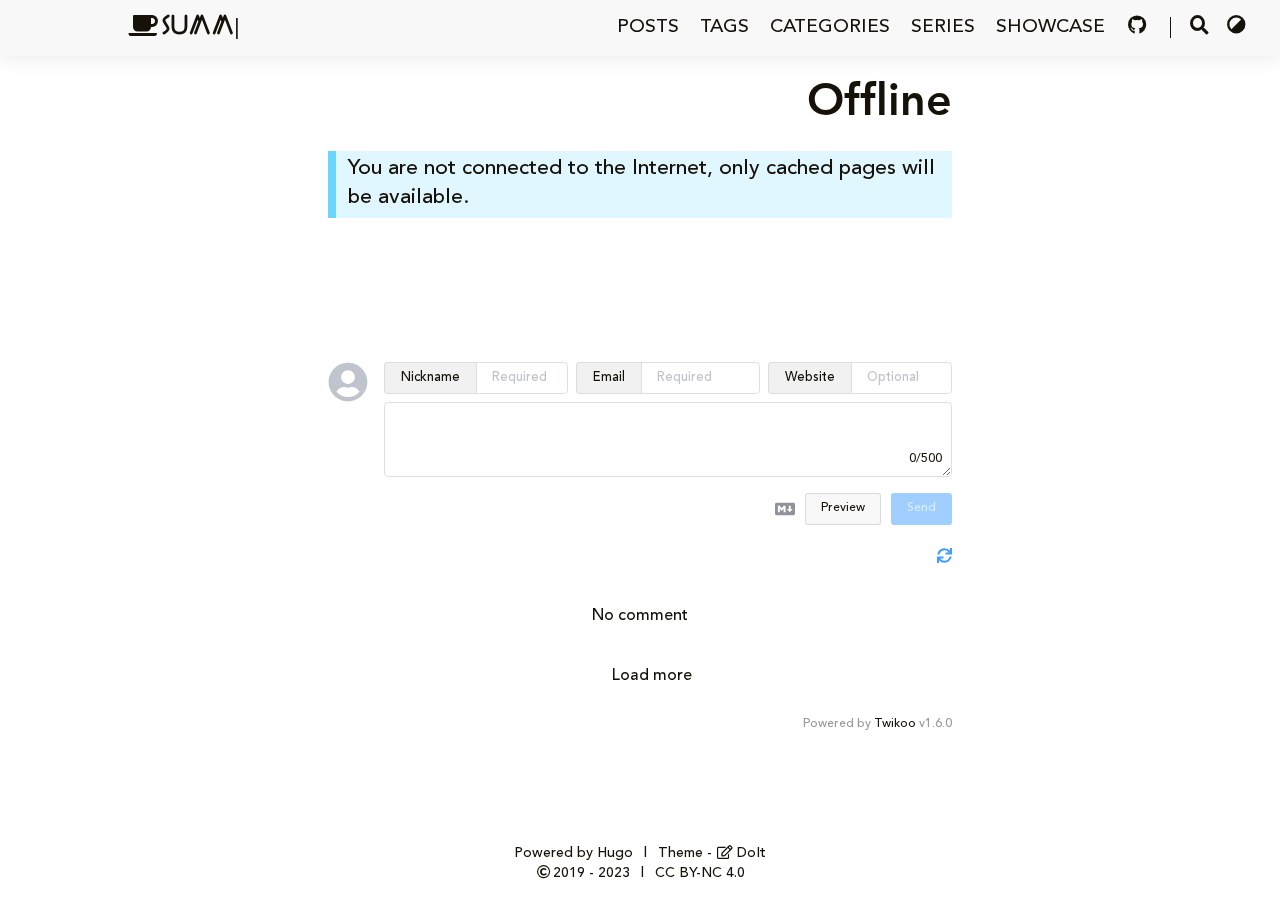
<file: offline/index.html>
<!DOCTYPE html>
<html lang="en">

<head>
    <meta charset="utf-8">
    <meta name="viewport" content="width=device-width, initial-scale=1">
    <meta name="robots" content="noodp" />
    <title class="pjax-title">Offline - Summations</title><meta name="Description" content="The official documentation for the Hugo DoIt theme"><meta property="og:title" content="Offline" />
<meta property="og:description" content="You are not connected to the Internet, only cached pages will be available." />
<meta property="og:type" content="article" />
<meta property="og:url" content="https://summations.github.io/offline/" /><meta property="og:image" content="https://summations.github.io/images/avatar.webp"/><meta property="article:section" content="" />

<meta property="article:modified_time" content="2022-08-01T14:51:51+05:30" /><meta property="og:site_name" content="Hugo DoIt Theme Documentation" />
<meta name="twitter:card" content="summary_large_image"/>
<meta name="twitter:image" content="https://summations.github.io/images/avatar.webp"/>

<meta name="twitter:title" content="Offline"/>
<meta name="twitter:description" content="You are not connected to the Internet, only cached pages will be available."/>
<meta name="application-name" content="Summations">
<meta name="apple-mobile-web-app-title" content="Summations">

<meta name="theme-color" content="#f8f8f8"><meta name="msapplication-TileColor" content="#da532c"><link rel="shortcut icon" type="image/x-icon" href="/favicon.ico" />
        <link rel="icon" type="image/png" sizes="32x32" href="/favicon-32x32.png">
        <link rel="icon" type="image/png" sizes="16x16" href="/favicon-16x16.png"><link rel="apple-touch-icon" sizes="180x180" href="/apple-touch-icon.png"><link rel="mask-icon" href="/safari-pinned-tab.svg" color="#5bbad5"><link rel="canonical" href="https://summations.github.io/offline/" /><link rel="next" href="https://summations.github.io/about/" /><link rel="stylesheet" href="/lib/normalize/normalize.min.css"><link rel="stylesheet" href="/css/style.min.css"><link rel="preload" as="style" onload="this.onload=null;this.rel='stylesheet'" href="/lib/fontawesome-free/all.min.css">
        <noscript><link rel="stylesheet" href="/lib/fontawesome-free/all.min.css"></noscript><link rel="preload" as="style" onload="this.onload=null;this.rel='stylesheet'" href="/lib/animate/animate.min.css">
        <noscript><link rel="stylesheet" href="/lib/animate/animate.min.css"></noscript><meta name="google-site-verification" content="MQ8DNu27ayX6B_4ObiEDK09vGr1fdy7kOAnbd09hJk4" /><script type="application/ld+json">
    {
        "@context": "http://schema.org",
        "@type": "BlogPosting",
        "headline": "Offline",
        "inLanguage": "en",
        "mainEntityOfPage": {
            "@type": "WebPage",
            "@id": "https:\/\/summations.github.io\/offline\/"
        },"image": ["https:\/\/summations.github.io\/images\/Apple-Devices-Preview.png"],"genre": "page","wordcount":  13 ,
        "url": "https:\/\/summations.github.io\/offline\/","dateModified": "2022-08-01T14:51:51+05:30","license": "This work is licensed under a Creative Commons Attribution-NonCommercial 4.0 International License.","publisher": {
            "@type": "Organization",
            "name": "xxxx","logo": {
                    "@type": "ImageObject",
                    "url": "https:\/\/summations.github.io\/images\/avatar.webp",
                    "width":  528 ,
                    "height":  560 
                }},"author": {
                "@type": "Person",
                "name": "Rahul Pathak"
            },"description": ""
    }
    </script></head>

<body header-desktop="fixed" header-mobile="auto"><script type="text/javascript">
        function setTheme(theme) {document.body.setAttribute('theme', theme); document.documentElement.style.setProperty('color-scheme', theme === 'light' ? 'light' : 'dark');}
        function saveTheme(theme) {window.localStorage && localStorage.setItem('theme', theme);}
        function getMeta(metaName) {const metas = document.getElementsByTagName('meta'); for (let i = 0; i < metas.length; i++) if (metas[i].getAttribute('name') === metaName) return metas[i]; return '';}
        if (window.localStorage && localStorage.getItem('theme')) {let theme = localStorage.getItem('theme');theme === 'light' || theme === 'dark' || theme === 'black' ? setTheme(theme) : (window.matchMedia && window.matchMedia('(prefers-color-scheme: dark)').matches ? setTheme('dark') : setTheme('light')); } else { if ('light' === 'light' || 'light' === 'dark' || 'light' === 'black') setTheme('light'), saveTheme('light'); else saveTheme('auto'), window.matchMedia && window.matchMedia('(prefers-color-scheme: dark)').matches ? setTheme('dark') : setTheme('light');}
        let metaColors = {'light': '#f8f8f8','dark': '#252627','black': '#000000'}
        getMeta('theme-color').content = metaColors[document.body.getAttribute('theme')];
    </script>
    <div id="back-to-top"></div>
    <div id="mask"></div><div class="wrapper"><header class="desktop" id="header-desktop">
    <div class="header-wrapper">
        <div class="header-title">
            <a href="/" title="Summations"><span class="header-title-pre"><i class='fa fa-coffee'></i></span><span id="desktop-header-typeit" class="typeit"></span></a>
        </div>
        <div class="menu">
            <div class="menu-inner"><a class="menu-item" href="/"> Posts </a><a class="menu-item" href="/tags/"> Tags </a><a class="menu-item" href="/categories/"> Categories </a><a class="menu-item" href="/series/"> Series </a><a class="menu-item" href="/showcase/"> Showcase </a><a class="menu-item" href="https://github.com/pathakraul" title="GitHub" rel="noopener noreffer" target="_blank"><i class='fab fa-github fa-fw'></i>  </a><span class="menu-item delimiter"></span><span class="menu-item search" id="search-desktop">
                        <input type="text" placeholder="Search titles or contents..." id="search-input-desktop">
                        <a href="#" onclick="return false;" class="search-button search-toggle" id="search-toggle-desktop" title="Search">
                            <i class="fas fa-search fa-fw"></i>
                        </a>
                        <a href="#" onclick="return false;" class="search-button search-clear" id="search-clear-desktop" title="Clear">
                            <i class="fas fa-times-circle fa-fw"></i>
                        </a>
                        <span class="search-button search-loading" id="search-loading-desktop">
                            <i class="fas fa-spinner fa-fw fa-spin"></i>
                        </span>
                    </span><a href="#" onclick="return false;" class="menu-item theme-select" title="Switch Theme">
                    <i class="fas fa-adjust fa-fw"></i>
                    <select class="color-theme-select" id="theme-select-desktop" title="Switch Theme">
                        <option value="light">Light</option>
                        <option value="dark">Dark</option>
                        <option value="black">Black</option>
                        <option value="auto">Auto</option>
                    </select>
                </a></div>
        </div>
    </div>
</header><header class="mobile" id="header-mobile">
    <div class="header-container">
        <div class="header-wrapper">
            <div class="header-title">
                <a href="/" title="Summations"><span class="header-title-pre"><i class='fa fa-coffee'></i></span><span id="mobile-header-typeit" class="typeit"></span></a>
            </div>
            <div class="menu-toggle" id="menu-toggle-mobile">
                <span></span><span></span><span></span>
            </div>
        </div>
        <div class="menu" id="menu-mobile"><div class="search-wrapper">
                    <div class="search mobile" id="search-mobile">
                        <input type="text" placeholder="Search titles or contents..." id="search-input-mobile">
                        <a href="#" onclick="return false;" class="search-button search-toggle" id="search-toggle-mobile" title="Search">
                            <i class="fas fa-search fa-fw"></i>
                        </a>
                        <a href="#" onclick="return false;" class="search-button search-clear" id="search-clear-mobile" title="Clear">
                            <i class="fas fa-times-circle fa-fw"></i>
                        </a>
                        <span class="search-button search-loading" id="search-loading-mobile">
                            <i class="fas fa-spinner fa-fw fa-spin"></i>
                        </span>
                    </div>
                    <a href="#" onclick="return false;" class="search-cancel" id="search-cancel-mobile">
                        Cancel
                    </a>
                </div><a class="menu-item" href="/" title="">Posts</a><a class="menu-item" href="/tags/" title="">Tags</a><a class="menu-item" href="/categories/" title="">Categories</a><a class="menu-item" href="/series/" title="">Series</a><a class="menu-item" href="/showcase/" title="">Showcase</a><a class="menu-item" href="https://github.com/pathakraul" title="GitHub" rel="noopener noreffer" target="_blank"><i class='fab fa-github fa-fw'></i></a><a href="#" onclick="return false;" class="menu-item theme-select" title="Switch Theme">
                <i class="fas fa-adjust fa-fw"></i>
                <select class="color-theme-select" id="theme-select-mobile" title="Switch Theme">
                    <option value="light">Light</option>
                    <option value="dark">Dark</option>
                    <option value="black">Black</option>
                    <option value="auto">Auto</option>
                </select>
            </a></div>
    </div>
</header>
<div class="search-dropdown desktop">
    <div id="search-dropdown-desktop"></div>
</div>
<div class="search-dropdown mobile">
    <div id="search-dropdown-mobile"></div>
</div>
<main class="main">
            <div class="container"><div class="page single special"><h1 class="single-title animate__animated animate__pulse animate__faster">Offline</h1><div class="content" id="content"><blockquote>
<p>You are not connected to the Internet, only cached pages will be available.</p>
</blockquote>
</div><div id="comments"><div id="disqus_thread" class="comment"></div><noscript>
                Please enable JavaScript to view the comments powered by <a href="https://disqus.com/?ref_noscript">Disqus</a>.
            </noscript><div id="twikoo"></div><noscript>
                Please enable JavaScript to view the comments powered by <a href="https://twikoo.js.org/">Twikoo</a>.
            </noscript></div></div></div>
        </main><footer class="footer">
        <div class="footer-container"><div class="footer-line">
                    Powered by <a href="https://gohugo.io/" target="_blank" rel="noopener noreffer" title="Hugo 0.113.0">Hugo</a>&nbsp;|&nbsp;Theme - <a href="https://github.com/HEIGE-PCloud/DoIt" target="_blank" rel="noopener noreffer" title="DoIt 0.2.13"><i class="far fa-edit fa-fw"></i> DoIt</a>
                </div><div class="footer-line"><i class="far fa-copyright fa-fw"></i><span itemprop="copyrightYear">2019 - 2023</span>&nbsp;|&nbsp;<span class="license"><a rel="license external nofollow noopener noreffer" href="https://creativecommons.org/licenses/by-nc/4.0/" target="_blank">CC BY-NC 4.0</a></span></div>
            <div class="footer-line"></div>
            <div class="footer-line">
            </div>
        </div></footer></div>

    <div id="fixed-buttons"><a href="#back-to-top" id="back-to-top-button" class="fixed-button" title="Back to Top">
            <i class="fas fa-arrow-up fa-fw"></i>
        </a><a href="#" id="view-comments" class="fixed-button" title="View Comments">
            <i class="fas fa-comment fa-fw"></i>
        </a>
    </div><div class="assets"><script type="text/javascript" src="/lib/autocomplete/autocomplete.min.js"></script><script type="text/javascript" src="/lib/algoliasearch/algoliasearch-lite.umd.min.js"></script><script type="text/javascript" src="/lib/lazysizes/lazysizes.min.js"></script><script type="text/javascript" src="/lib/tablesort/tablesort.min.js"></script><script type="text/javascript" src="/lib/topbar/topbar.min.js"></script><script type="text/javascript" src="/lib/pjax/pjax.min.js"></script><script type="text/javascript" src="/js/theme.min.js" defer></script>
<script async src="https://www.googletagmanager.com/gtag/js?id=G-CQHCBBKTDX"></script>
<script>
  window.dataLayer = window.dataLayer || [];
  function gtag(){dataLayer.push(arguments);}
  gtag('js', new Date());

  gtag('config', 'G-CQHCBBKTDX');
</script>
</div>

<div class="pjax-assets"><script type="text/javascript">window.config={"code":{"copyTitle":"Copy to clipboard","maxShownLines":10},"comment":{"twikoo":{"commentCount":true,"el":"#twikoo","envId":"https://doit-docs-comment-twikoo.vercel.app/","lang":"en"}},"data":{"desktop-header-typeit":"SUMMATIONS","mobile-header-typeit":"SUMMATIONS"},"search":{"algoliaAppID":"5YGRNRQK1G","algoliaIndex":"en_index","algoliaSearchKey":"0ff6874805de24b84aa1d5ebccad56cd","highlightTag":"em","maxResultLength":10,"noResultsFound":"No results found","snippetLength":300,"type":"algolia"},"sharerjs":true,"table":{"sort":true},"typeit":{"cursorChar":"|","cursorSpeed":1000,"data":{"desktop-header-typeit":["desktop-header-typeit"],"mobile-header-typeit":["mobile-header-typeit"]},"duration":-1,"speed":100}};</script><script type="text/javascript" src="https://summations.disqus.com/embed.js" defer></script><script type="text/javascript" src="/lib/twikoo/twikoo.all.min.js" defer></script><script type="text/javascript" src="/js/twikoo.min.js" defer></script><script type="text/javascript" src="/lib/clipboard/clipboard.min.js"></script><script type="text/javascript" src="/lib/sharer/sharer.min.js"></script><script type="text/javascript" src="/lib/typeit/typeit.min.js"></script></div>
</body>

</html>
</file>
<file: assets/icomoon/style.css>
@font-face {
  font-family: 'icomoon';
  src:  url('fonts/icomoon.eot?jbjoqu');
  src:  url('fonts/icomoon.eot?jbjoqu#iefix') format('embedded-opentype'),
    url('fonts/icomoon.ttf?jbjoqu') format('truetype'),
    url('fonts/icomoon.woff?jbjoqu') format('woff'),
    url('fonts/icomoon.svg?jbjoqu#icomoon') format('svg');
  font-weight: normal;
  font-style: normal;
  font-display: block;
}

[class^="icon-"], [class*=" icon-"] {
  /* use !important to prevent issues with browser extensions that change fonts */
  font-family: 'icomoon' !important;
  speak: never;
  font-style: normal;
  font-weight: normal;
  font-variant: normal;
  text-transform: none;
  line-height: 1;

  /* Better Font Rendering =========== */
  -webkit-font-smoothing: antialiased;
  -moz-osx-font-smoothing: grayscale;
}

.icon-book:before {
  content: "\e91f";
}
.icon-library:before {
  content: "\e921";
}
.icon-phone:before {
  content: "\e942";
}
.icon-envelop:before {
  content: "\e945";
}
.icon-location:before {
  content: "\e947";
}
.icon-bubbles:before {
  content: "\e96c";
}
.icon-quotes-right:before {
  content: "\e978";
}
.icon-wrench:before {
  content: "\e991";
}
.icon-trophy:before {
  content: "\e99e";
}
.icon-briefcase:before {
  content: "\e9ae";
}
.icon-earth:before {
  content: "\e9ca";
}
.icon-link:before {
  content: "\e9cb";
}
.icon-star-empty:before {
  content: "\2606";
}
.icon-star-half:before {
  content: "\272e";
}
.icon-star-full:before {
  content: "\2605";
}
.icon-heart:before {
  content: "\e9da";
}
.icon-new-tab:before {
  content: "\ea7e";
}
.icon-amazon:before {
  content: "\ea87";
}
.icon-google:before {
  content: "\ea88";
}
.icon-google-plus:before {
  content: "\ea8b";
}
.icon-google-drive:before {
  content: "\ea8f";
}
.icon-facebook:before {
  content: "\ea90";
}
.icon-instagram:before {
  content: "\ea92";
}
.icon-whatsapp:before {
  content: "\ea93";
}
.icon-spotify:before {
  content: "\ea94";
}
.icon-telegram:before {
  content: "\ea95";
}
.icon-twitter:before {
  content: "\ea96";
}
.icon-vine:before {
  content: "\ea97";
}
.icon-vk:before {
  content: "\ea98";
}
.icon-renren:before {
  content: "\ea99";
}
.icon-sina-weibo:before {
  content: "\ea9a";
}
.icon-rss:before {
  content: "\ea9b";
}
.icon-youtube:before {
  content: "\ea9d";
}
.icon-twitch:before {
  content: "\ea9f";
}
.icon-vimeo:before {
  content: "\eaa0";
}
.icon-lanyrd:before {
  content: "\eaa2";
}
.icon-flickr2:before {
  content: "\eaa4";
}
.icon-dribbble:before {
  content: "\eaa7";
}
.icon-behance:before {
  content: "\eaa8";
}
.icon-deviantart:before {
  content: "\eaaa";
}
.icon-500px:before {
  content: "\eaab";
}
.icon-steam:before {
  content: "\eaac";
}
.icon-dropbox:before {
  content: "\eaae";
}
.icon-onedrive:before {
  content: "\eaaf";
}
.icon-github:before {
  content: "\eab0";
}
.icon-npm:before {
  content: "\eab1";
}
.icon-basecamp:before {
  content: "\eab2";
}
.icon-trello:before {
  content: "\eab3";
}
.icon-wordpress:before {
  content: "\eab4";
}
.icon-joomla:before {
  content: "\eab5";
}
.icon-ello:before {
  content: "\eab6";
}
.icon-blogger:before {
  content: "\eab7";
}
.icon-tumblr:before {
  content: "\eab9";
}
.icon-yahoo:before {
  content: "\eabb";
}
.icon-soundcloud:before {
  content: "\eac3";
}
.icon-skype:before {
  content: "\eac5";
}
.icon-reddit:before {
  content: "\eac6";
}
.icon-hackernews:before {
  content: "\eac7";
}
.icon-wikipedia:before {
  content: "\eac8";
}
.icon-linkedin2:before {
  content: "\eaca";
}
.icon-lastfm:before {
  content: "\eacb";
}
.icon-delicious:before {
  content: "\eacd";
}
.icon-stumbleupon:before {
  content: "\eace";
}
.icon-stackoverflow:before {
  content: "\ead0";
}
.icon-pinterest2:before {
  content: "\ead2";
}
.icon-xing2:before {
  content: "\ead4";
}
.icon-flattr:before {
  content: "\ead5";
}
.icon-foursquare:before {
  content: "\ead6";
}
.icon-yelp:before {
  content: "\ead7";
}
.icon-paypal:before {
  content: "\ead8";
}
.icon-mail:before {
  content: "\ea83";
}
.icon-rss2:before {
  content: "\ea9c";
}
.icon-box-add:before {
  content: "\e95e";
}
.icon-spinner11:before {
  content: "\21bb";
}
.icon-cog:before {
  content: "\e994";
}
.icon-power-cord:before {
  content: "\e9b7";
}
.icon-menu:before {
  content: "\2630";
}
.icon-arrow-right2:before {
  content: "\2192";
}
.icon-arrow-left2:before {
  content: "\2190";
}
.icon-home3:before {
  content: "\e902";
}
.icon-mail2:before {
  content: "\ea84";
}
.icon-brightness-contrast:before {
  content: "\1f506";
}
.icon-search:before {
  content: "\1f50d";
}
.icon-key:before {
  content: "\e98d";
}
.icon-quill:before {
  content: "\e907";
}
.icon-flag:before {
  content: "\e9cc";
}
.icon-man-woman:before {
  content: "\e9de";
}
.icon-cross:before {
  content: "\274e";
}
.icon-file-empty:before {
  content: "\e924";
}
.icon-printer:before {
  content: "\e954";
}
.icon-user-plus:before {
  content: "\e973";
}
.icon-file-pdf:before {
  content: "\eadf";
}
.icon-copy:before {
  content: "\1f4cb";
}
.icon-checkmark:before {
  content: "\2705";
}
.icon-history:before {
  content: "\1f552";
}
</file>
<file: css/style.min.css>
html{font-family:"avenirnew",system-ui,-apple-system;font-weight:400;font-display:swap;font-size:16px;line-height:1.5rem;width:100%;scroll-behavior:smooth;overflow:overlay}@media screen and (prefers-reduced-motion: reduce){html{scroll-behavior:auto}}::-webkit-scrollbar{width:.5rem;height:.5rem}::-webkit-scrollbar-thumb{background-color:#87878d}::-webkit-scrollbar-thumb:hover{background-color:#a9a9b3}::selection{background-color:rgba(53,166,247,0.25)}[theme=dark] ::selection{background-color:rgba(50,112,194,0.4)}[theme=black] ::selection{background-color:rgba(50,112,194,0.4)}body{background-color:#fff;color:#161209;word-wrap:break-word;overflow-wrap:break-word;scrollbar-color:auto}body[theme=dark]{color:#a9a9b3;background-color:#292a2d}body[theme=black]{color:#d9d9d9;background-color:#000}input::-ms-clear{display:none}a,a::before,a::after{text-decoration:none;color:#161209}[theme=dark] a,[theme=dark] a::before,[theme=dark] a::after{color:#a9a9b3}[theme=black] a,[theme=black] a::before,[theme=black] a::after{color:#d9d9d9}a:active,a:hover{color:#2d96bd}[theme=dark] a:active,[theme=dark] a:hover{color:#fff}[theme=black] a:active,[theme=black] a:hover{color:#fff}#mask{background-repeat:no-repeat;background-position:center;position:fixed;top:0;left:0;width:100%;height:100%;z-index:-1;background-color:rgba(0,0,0,0)}.blur #mask{z-index:100;background-color:rgba(0,0,0,0.25)}svg.icon{display:inline-block;width:1.25em;height:1em;text-align:center}svg.icon path{fill:currentColor}img.emoji{height:1em;width:1em;margin:0 .05em 0 .1em;vertical-align:-.1em;display:inline-block !important}.details .details-summary:hover{cursor:pointer}.details i.details-icon{color:#4d4d4d;-webkit-transition:transform 0.2s ease;-moz-transition:transform 0.2s ease;-o-transition:transform 0.2s ease;transition:transform 0.2s ease}[theme=dark] .details i.details-icon{color:#b5b5b5}[theme=black] .details i.details-icon{color:#a9a9b3}.details .details-content{max-height:0;overflow-y:hidden;transition:max-height 0.5s ease-out}.details.open i.details-icon{-webkit-transform:rotate(90deg);-moz-transform:rotate(90deg);-ms-transform:rotate(90deg);-o-transform:rotate(90deg);transform:rotate(90deg)}.details.open .details-content{max-height:none}#fixed-buttons{display:none}.fixed-button{display:none;z-index:100;position:fixed;right:1.5rem;font-size:1rem;line-height:1.3rem;padding:.6rem .6rem;color:#4d4d4d;background:#f0f0f0;-webkit-border-radius:2rem;-moz-border-radius:2rem;border-radius:2rem;-webkit-transition:color 0.4s ease;-moz-transition:color 0.4s ease;-o-transition:color 0.4s ease;transition:color 0.4s ease}.blur .fixed-button{-webkit-filter:blur(1.5px);-moz-filter:blur(1.5px);-ms-filter:blur(1.5px);filter:blur(1.5px)}.fixed-button:hover,.fixed-button:active{color:#161209;cursor:pointer}.fixed-button:active,.fixed-button:focus,.fixed-button:hover{outline:none}[theme=dark] .fixed-button{color:#b5b5b5;background:#252627}[theme=dark] .fixed-button:hover,[theme=dark] .fixed-button:active{color:#a9a9b3}[theme=black] .fixed-button{color:#a9a9b3;background:#000}[theme=black] .fixed-button:hover,[theme=black] .fixed-button:active{color:#d9d9d9}#back-to-top-button{display:block;bottom:4.5rem}#view-comments{bottom:1.5rem}.cc-window.cc-banner .cc-btn{color:#161209}.cc-window.cc-banner .cc-btn:hover,.cc-window.cc-banner .cc-btn:focus{background-color:#ccc}[theme=dark] .cc-window.cc-banner .cc-btn{color:#161209}[theme=dark] .cc-window.cc-banner .cc-btn:hover,[theme=dark] .cc-window.cc-banner .cc-btn:focus{background-color:#fff}[theme=black] .cc-window.cc-banner .cc-btn{color:#161209}[theme=black] .cc-window.cc-banner .cc-btn:hover,[theme=black] .cc-window.cc-banner .cc-btn:focus{background-color:#fff}img{-o-object-fit:contain;object-fit:contain;font-family:"object-fit: contain;"}.lazyload,.lazyloading{opacity:0}.lazyloaded{opacity:1;transition:opacity 300ms}img.lazyload:not([src]){visibility:hidden}.wrapper{display:flex;flex-direction:column;min-height:100vh;width:100%}.wrapper main{flex:1 0 auto}.wrapper main .container{padding:0 1rem}.page{position:relative;max-width:initial;width:60%;margin:0 auto}[pageStyle=wide][autoTOC=true] .page{margin-left:10%;margin-right:auto;width:67.5%}[pageStyle=wide][autoTOC=false] .page{width:70%;margin-left:15%;margin-right:15%}[header-desktop] .page{padding-top:3.5rem}[header-desktop=normal] .page{padding-top:0}.blur .page{-webkit-filter:blur(1.5px);-moz-filter:blur(1.5px);-ms-filter:blur(1.5px);filter:blur(1.5px)}.series-nav{margin:.8rem 0}.series-nav[kept=true]{display:block}.series-nav .series-title{font-size:1.2rem;font-weight:bold;display:flex;justify-content:space-between;line-height:2em;padding:0 .75rem;background:#e6e6e6}[theme=dark] .series-nav .series-title{background:#1a1d23}[theme=black] .series-nav .series-title{background:#1a1d23}.series-nav .series-content{font-size:1rem;background-color:#f5f5f5}.series-nav .series-content>nav>ul{margin:0;padding:.4rem 1rem .4rem 1.8rem}[theme=dark] .series-nav .series-content{background-color:#272C34}[theme=black] .series-nav .series-content{background-color:#272C34}.series-nav .series-content ul{text-indent:-0.85rem;padding-left:.8rem;list-style:none}.series-nav .series-content ul a:first-child::before{content:"|";font-weight:bolder;margin-right:.5rem;color:#2f74c2 !important}[theme=dark] .series-nav .series-content ul a:first-child::before{color:#55bde2}[theme=black] .series-nav .series-content ul a:first-child::before{color:#55bde2}.series-nav .series-content ul span.active{font-weight:bolder;color:#2f74c2 !important}.series-nav .series-content ul span.active:first-child::before{content:"|";margin-right:.5rem}[theme=dark] .series-nav .series-content ul span.active{color:#55bde2}[theme=black] .series-nav .series-content ul span.active{color:#55bde2}.series-nav .series-content ul span.active::before{color:#ef3982}[theme=dark] .series-nav .series-content ul span.active::before{color:#bdebfc}[theme=black] .series-nav .series-content ul span.active::before{color:#bdebfc}.series-nav .series-content ul ul{padding-left:1.5rem}.series-nav.open .toc-title{background:#ededed}[theme=dark] .series-nav.open .toc-title{background:#20252b}[theme=black] .series-nav.open .toc-title{background:#20252b}.toc .toc-title{font-size:1.2rem;font-weight:bold;text-transform:uppercase}.toc .toc-content{font-size:1rem}.toc .toc-content ul{text-indent:-0.85rem;padding-left:.8rem;list-style:none}.toc .toc-content ul a:first-child::before{content:"|";font-weight:bolder;margin-right:.5rem;color:#2f74c2 !important}[theme=dark] .toc .toc-content ul a:first-child::before{color:#55bde2}[theme=black] .toc .toc-content ul a:first-child::before{color:#55bde2}.toc .toc-content ul ul{padding-left:1.5rem}.toc ruby{background:#f5f5f5}.toc ruby rt{color:#4d4d4d}[theme=dark] .toc ruby{background:#272C34}[theme=dark] .toc ruby rt{color:#b5b5b5}[theme=black] .toc ruby{background:#272C34}[theme=black] .toc ruby rt{color:#a9a9b3}#toc-auto{display:block;position:absolute;padding:0 .8rem;border-left:4px solid #f0f0f0;word-wrap:break-word;overflow-wrap:break-word;box-sizing:border-box;top:10rem;left:80%;width:20%}[header-desktop=normal] #toc-auto{top:5rem}.blur #toc-auto{-webkit-filter:blur(1.5px);-moz-filter:blur(1.5px);-ms-filter:blur(1.5px);filter:blur(1.5px)}[theme=dark] #toc-auto{border-left-color:#363636}[theme=black] #toc-auto{border-left-color:#363636}#toc-auto .toc-title{margin:.8rem 0}#toc-auto .toc-content.always-active ul{display:block}#toc-auto .toc-content>nav>ul{margin:.625rem 0}#toc-auto .toc-content ul ul{display:none}#toc-auto .toc-content ul .has-active>ul{display:block}#toc-auto .toc-content a.active{font-weight:bold;color:#2f74c2 !important}[theme=dark] #toc-auto .toc-content a.active{color:#55bde2}[theme=black] #toc-auto .toc-content a.active{color:#55bde2}#toc-auto .toc-content a.active::before{color:#ef3982}[theme=dark] #toc-auto .toc-content a.active::before{color:#bdebfc}[theme=black] #toc-auto .toc-content a.active::before{color:#bdebfc}#toc-static{display:none;margin:.8rem 0}#toc-static[kept=true]{display:block}#toc-static .toc-title{display:flex;justify-content:space-between;line-height:2em;padding:0 .75rem;background:#e6e6e6}[theme=dark] #toc-static .toc-title{background:#1a1d23}[theme=black] #toc-static .toc-title{background:#1a1d23}#toc-static .toc-content{background-color:#f5f5f5}#toc-static .toc-content>nav>ul{margin:0;padding:.4rem 1rem .4rem 1.8rem}[theme=dark] #toc-static .toc-content{background-color:#272C34}[theme=black] #toc-static .toc-content{background-color:#272C34}#toc-static.open .toc-title{background:#ededed}[theme=dark] #toc-static.open .toc-title{background:#20252b}[theme=black] #toc-static.open .toc-title{background:#20252b}.single .single-title{margin:1rem 0 .5rem;font-size:1.6rem;font-weight:bold;line-height:140%}.single .single-subtitle{margin:.4rem 0;font-size:1.2rem;font-weight:normal;font-style:italic;line-height:100%}.single .post-meta{font-size:.875rem;color:#4d4d4d}.single .post-meta span{display:inline-block}[theme=dark] .single .post-meta{color:#b5b5b5}[theme=black] .single .post-meta{color:#a9a9b3}.single .post-meta a,.single .post-meta a::before,.single .post-meta a::after{text-decoration:none;color:#2f74c2 !important}[theme=dark] .single .post-meta a,[theme=dark] .single .post-meta a::before,[theme=dark] .single .post-meta a::after{color:#a9a9b3}[theme=black] .single .post-meta a,[theme=black] .single .post-meta a::before,[theme=black] .single .post-meta a::after{color:#d9d9d9}.single .post-meta a:active,.single .post-meta a:hover{color:#ef3982}[theme=dark] .single .post-meta a:active,[theme=dark] .single .post-meta a:hover{color:#fff}[theme=black] .single .post-meta a:active,[theme=black] .single .post-meta a:hover{color:#fff}.single .post-meta .author{font-size:1.05rem}.single .featured-image{margin:.5rem 0 1rem 0}.single .featured-image img{display:block;max-width:100%;height:auto;margin:0 auto;overflow:hidden}.single .featured-image img.lazyloaded{width:100%}.single .content>h2{font-size:1.5rem}.single .content>h2 code{font-size:1.25rem}.single .content>h3{font-size:1.375rem}.single .content>h3 code{font-size:1.125rem}.single .content>h4{font-size:1.25rem}.single .content>h4 code{font-size:1rem}.single .content>h5{font-size:1.125rem}.single .content>h6{font-size:1rem}.single .content h2,.single .content h3,.single .content h4,.single .content h5,.single .content h6{font-weight:bold;margin:1.2rem 0}[theme=dark] .single .content h2,[theme=dark] .single .content h3,[theme=dark] .single .content h4,[theme=dark] .single .content h5,[theme=dark] .single .content h6{font-weight:bolder}[theme=black] .single .content h2,[theme=black] .single .content h3,[theme=black] .single .content h4,[theme=black] .single .content h5,[theme=black] .single .content h6{font-weight:bolder}.single .content>h2>.header-mark::before,.single .content>h3>.header-mark::before,.single .content>h4>.header-mark::before,.single .content>h5>.header-mark::before,.single .content>h6>.header-mark::before{content:"|";margin-right:.3125rem;color:#2f74c2 !important}[theme=dark] .single .content>h2>.header-mark::before,[theme=dark] .single .content>h3>.header-mark::before,[theme=dark] .single .content>h4>.header-mark::before,[theme=dark] .single .content>h5>.header-mark::before,[theme=dark] .single .content>h6>.header-mark::before{color:#55bde2}[theme=black] .single .content>h2>.header-mark::before,[theme=black] .single .content>h3>.header-mark::before,[theme=black] .single .content>h4>.header-mark::before,[theme=black] .single .content>h5>.header-mark::before,[theme=black] .single .content>h6>.header-mark::before{color:#55bde2}.single .content>h2>.header-mark::before{content:"|"}.single .content p{margin:.5rem 0}.single .content b,.single .content strong{font-weight:bold}[theme=dark] .single .content b,[theme=dark] .single .content strong{color:#ddd}[theme=black] .single .content b,[theme=black] .single .content strong{color:#ddd}.single .content a,.single .content a::before,.single .content a::after{text-decoration:none;color:#2f74c2 !important}[theme=dark] .single .content a,[theme=dark] .single .content a::before,[theme=dark] .single .content a::after{color:#55bde2}[theme=black] .single .content a,[theme=black] .single .content a::before,[theme=black] .single .content a::after{color:#55bde2}.single .content a:active,.single .content a:hover{color:#ef3982}[theme=dark] .single .content a:active,[theme=dark] .single .content a:hover{color:#bdebfc}[theme=black] .single .content a:active,[theme=black] .single .content a:hover{color:#bdebfc}.single .content a{word-wrap:break-word;overflow-wrap:break-word}[theme=dark] .single .content a b,[theme=dark] .single .content a strong{color:#55bde2}[theme=black] .single .content a b,[theme=black] .single .content a strong{color:#55bde2}.single .content [theme=dark] a:hover b,.single .content [theme=dark] a:hover strong{color:#bdebfc}.single .content [theme=black] a:hover b,.single .content [theme=black] a:hover strong{color:#bdebfc}.single .content ul,.single .content ol{margin:.5rem 0;padding-left:2.5rem}.single .content ul{list-style-type:disc}.single .content ruby{background:#f5f5f5}.single .content ruby rt{color:#4d4d4d}[theme=dark] .single .content ruby{background:#272C34}[theme=dark] .single .content ruby rt{color:#b5b5b5}[theme=black] .single .content ruby{background:#272C34}[theme=black] .single .content ruby rt{color:#a9a9b3}.single .content .table-wrapper{overflow-x:auto}.single .content .table-wrapper::-webkit-scrollbar{background-color:#fff}[theme=dark] .single .content .table-wrapper::-webkit-scrollbar{background-color:#272c34}[theme=black] .single .content .table-wrapper::-webkit-scrollbar{background-color:#272c34}.single .content .table-wrapper ::-webkit-scrollbar-corner{background-color:#fff}[theme=dark] .single .content .table-wrapper ::-webkit-scrollbar-corner{background-color:#272c34}[theme=black] .single .content .table-wrapper ::-webkit-scrollbar-corner{background-color:#272c34}.single .content .table-wrapper>table{width:100%;max-width:100%;margin:.625rem 0;border-spacing:0;background:#fff;border-collapse:collapse}[theme=dark] .single .content .table-wrapper>table{background:#272c34}[theme=black] .single .content .table-wrapper>table{background:#272c34}.single .content .table-wrapper>table thead{background:#ededed}[theme=dark] .single .content .table-wrapper>table thead{background-color:#20252b}[theme=black] .single .content .table-wrapper>table thead{background-color:#20252b}.single .content .table-wrapper>table th,.single .content .table-wrapper>table td{padding:.3rem 1rem;border:1px solid #e8e8e8}[theme=dark] .single .content .table-wrapper>table th,[theme=dark] .single .content .table-wrapper>table td{border-color:#1c2025}[theme=black] .single .content .table-wrapper>table th,[theme=black] .single .content .table-wrapper>table td{border-color:#1c2025}.single .content .table-wrapper>table th[role=columnheader]:not(.no-sort){cursor:pointer}.single .content .table-wrapper>table th[role=columnheader]:not(.no-sort):after{content:'';float:right;margin:.7rem -.5rem 0px .5rem;border-width:0 4px 4px;border-style:solid;border-color:#161209 transparent;visibility:hidden;opacity:0;-ms-user-select:none;-webkit-user-select:none;-moz-user-select:none;user-select:none}[theme=dark] .single .content .table-wrapper>table th[role=columnheader]:not(.no-sort):after{border-color:#a9a9b3 transparent}[theme=black] .single .content .table-wrapper>table th[role=columnheader]:not(.no-sort):after{border-color:#d9d9d9 transparent}.single .content .table-wrapper>table th[aria-sort=ascending]:not(.no-sort):after{border-bottom:none;border-width:4px 4px 0}.single .content .table-wrapper>table th[aria-sort]:not(.no-sort):after{visibility:visible;opacity:0.4}.single .content .table-wrapper>table th[role=columnheader]:not(.no-sort):hover:after{visibility:visible;opacity:1}.single .content img{max-width:100%;min-height:1em}.single .content figure{margin:.5rem;text-align:center}.single .content figure .image-caption:not(:empty){min-width:20%;max-width:80%;display:inline-block;padding:.5rem;margin:0 auto;font-size:.875rem;color:#969696}.single .content figure img{display:block;height:auto;margin:0 auto;overflow:hidden}.single .content .lazyloading{-o-object-fit:none;object-fit:none;font-family:"object-fit: none;"}.single .content blockquote{display:block;border-left:0.5rem solid #6bd6fd;background-color:rgba(107,214,253,0.2);padding:.25rem .75rem;margin:1rem 0}[theme=dark] .single .content blockquote{border-left-color:#59c5ec;background-color:rgba(89,197,236,0.2)}[theme=black] .single .content blockquote{border-left-color:#59c5ec;background-color:rgba(89,197,236,0.2)}.single .content .footnotes{color:#4d4d4d}[theme=dark] .single .content .footnotes{color:#b5b5b5}[theme=black] .single .content .footnotes{color:#a9a9b3}.single .content .footnotes p{margin:.25rem 0}.single .content .footnotes li{scroll-margin-top:3.5rem}.single .content .headerLink{scroll-margin-top:3.5rem}.single .content sup{scroll-margin-top:3.5rem}.single .content code{display:inline-block;max-width:100%;padding:0 .4rem;word-wrap:break-word;overflow-wrap:break-word;-webkit-line-break:anywhere;-ms-line-break:anywhere;line-break:anywhere;font-size:.875rem;font-family:"codefont";color:#E74C3C}[theme=dark] .single .content code{color:#E5BF78}[theme=black] .single .content code{color:#E5BF78}.single .content pre{padding:0;margin:.25rem .5rem .25rem .5rem;-moz-tab-size:4;-o-tab-size:4;tab-size:4}.single .content pre code{padding:0;overflow:auto hidden}.single .content pre img{min-height:1em;max-height:1.2em;vertical-align:text-bottom}.single .content code,.single .content pre,.single .content .highlight table,.single .content .highlight tr,.single .content .highlight td{background:#f5f5f5}[theme=dark] .single .content code,[theme=dark] .single .content pre,[theme=dark] .single .content .highlight table,[theme=dark] .single .content .highlight tr,[theme=dark] .single .content .highlight td{background:#272C34}[theme=black] .single .content code,[theme=black] .single .content pre,[theme=black] .single .content .highlight table,[theme=black] .single .content .highlight tr,[theme=black] .single .content .highlight td{background:#272C34}.single .content .highlight,.single .content .gist{font-family:"codefont";font-size:.875rem}.single .content .highlight .table-wrapper>table,.single .content .highlight .table-wrapper>table thead,.single .content .highlight .table-wrapper>table tr,.single .content .highlight .table-wrapper>table td,.single .content .gist .table-wrapper>table,.single .content .gist .table-wrapper>table thead,.single .content .gist .table-wrapper>table tr,.single .content .gist .table-wrapper>table td{margin:0;padding:0;border:none !important}.single .content .highlight{line-height:1.4em;margin:.5rem 0}.single .content .highlight>.chroma{position:relative}.single .content .highlight>.chroma .code-header{display:flex;justify-content:space-between;align-items:center;box-sizing:border-box;width:100%;font-family:"avenirnew",system-ui,-apple-system;font-weight:bold;color:#9c9c9c;background:#e1e1e1}[theme=dark] .single .content .highlight>.chroma .code-header{color:#b1b0b0;background:#1a1d23}[theme=black] .single .content .highlight>.chroma .code-header{color:#b1b0b0;background:#1a1d23}.single .content .highlight>.chroma .code-header:hover{cursor:pointer}.single .content .highlight>.chroma .code-header .code-title{width:100%;padding:.4rem}.single .content .highlight>.chroma .code-header .code-title::after{padding-left:.2rem;content:'Code'}.single .content .highlight>.chroma .code-header.language-bash .code-title::after{content:"Bash"}.single .content .highlight>.chroma .code-header.language-c .code-title::after{content:"C"}.single .content .highlight>.chroma .code-header.language-cs .code-title::after{content:"C#"}.single .content .highlight>.chroma .code-header.language-cpp .code-title::after{content:"C++"}.single .content .highlight>.chroma .code-header.language-clojure .code-title::after{content:"Clojure"}.single .content .highlight>.chroma .code-header.language-coffeescript .code-title::after{content:"CoffeeScript"}.single .content .highlight>.chroma .code-header.language-css .code-title::after{content:"CSS"}.single .content .highlight>.chroma .code-header.language-dart .code-title::after{content:"Dart"}.single .content .highlight>.chroma .code-header.language-diff .code-title::after{content:"Diff"}.single .content .highlight>.chroma .code-header.language-erlang .code-title::after{content:"Erlang"}.single .content .highlight>.chroma .code-header.language-go .code-title::after{content:"Go"}.single .content .highlight>.chroma .code-header.language-go-html-template .code-title::after{content:"Go HTML Template"}.single .content .highlight>.chroma .code-header.language-groovy .code-title::after{content:"Groovy"}.single .content .highlight>.chroma .code-header.language-haskell .code-title::after{content:"Haskell"}.single .content .highlight>.chroma .code-header.language-html .code-title::after{content:"HTML"}.single .content .highlight>.chroma .code-header.language-http .code-title::after{content:"HTTP"}.single .content .highlight>.chroma .code-header.language-xml .code-title::after{content:"XML"}.single .content .highlight>.chroma .code-header.language-java .code-title::after{content:"Java"}.single .content .highlight>.chroma .code-header.language-js .code-title::after{content:"JavaScript"}.single .content .highlight>.chroma .code-header.language-javascript .code-title::after{content:"JavaScript"}.single .content .highlight>.chroma .code-header.language-json .code-title::after{content:"JSON"}.single .content .highlight>.chroma .code-header.language-kotlin .code-title::after{content:"Kotlin"}.single .content .highlight>.chroma .code-header.language-latex .code-title::after{content:"LaTeX"}.single .content .highlight>.chroma .code-header.language-less .code-title::after{content:"Less"}.single .content .highlight>.chroma .code-header.language-lisp .code-title::after{content:"Lisp"}.single .content .highlight>.chroma .code-header.language-lua .code-title::after{content:"Lua"}.single .content .highlight>.chroma .code-header.language-makefile .code-title::after{content:"Makefile"}.single .content .highlight>.chroma .code-header.language-markdown .code-title::after{content:"Markdown"}.single .content .highlight>.chroma .code-header.language-matlab .code-title::after{content:"Matlab"}.single .content .highlight>.chroma .code-header.language-objectivec .code-title::after{content:"Objective-C"}.single .content .highlight>.chroma .code-header.language-php .code-title::after{content:"PHP"}.single .content .highlight>.chroma .code-header.language-perl .code-title::after{content:"Perl"}.single .content .highlight>.chroma .code-header.language-python .code-title::after{content:"Python"}.single .content .highlight>.chroma .code-header.language-r .code-title::after{content:"R"}.single .content .highlight>.chroma .code-header.language-ruby .code-title::after{content:"Ruby"}.single .content .highlight>.chroma .code-header.language-rust .code-title::after{content:"Rust"}.single .content .highlight>.chroma .code-header.language-scala .code-title::after{content:"Scala"}.single .content .highlight>.chroma .code-header.language-scss .code-title::after{content:"Scss"}.single .content .highlight>.chroma .code-header.language-shell .code-title::after{content:"Shell"}.single .content .highlight>.chroma .code-header.language-sql .code-title::after{content:"SQL"}.single .content .highlight>.chroma .code-header.language-swift .code-title::after{content:"Swift"}.single .content .highlight>.chroma .code-header.language-tex .code-title::after{content:"TeX"}.single .content .highlight>.chroma .code-header.language-toml .code-title::after{content:"TOML"}.single .content .highlight>.chroma .code-header.language-ts .code-title::after{content:"TypeScript"}.single .content .highlight>.chroma .code-header.language-typescript .code-title::after{content:"TypeScript"}.single .content .highlight>.chroma .code-header.language-vue .code-title::after{content:"Vue"}.single .content .highlight>.chroma .code-header.language-yml .code-title::after{content:"YAML"}.single .content .highlight>.chroma .code-header.language-yaml .code-title::after{content:"YAML"}.single .content .highlight>.chroma .lntd:first-child{min-width:1.6rem;text-align:right}.single .content .highlight>.chroma .lntd:last-child{width:100%}.single .content .highlight>.chroma .lntd:last-child pre{min-width:-webkit-max-content;min-width:-moz-max-content;min-width:intrinsic;min-width:max-content}.single .content .highlight>.chroma .ln{padding-right:.75rem}.single .content .highlight>.chroma .hl{display:block;background-color:#dcdcdc}[theme=dark] .single .content .highlight>.chroma .hl{background-color:#1c2025}[theme=black] .single .content .highlight>.chroma .hl{background-color:#1c2025}.single .content .highlight>.chroma .ln,.single .content .highlight>.chroma .lnt{color:#4d4d4d}[theme=dark] .single .content .highlight>.chroma .ln,[theme=dark] .single .content .highlight>.chroma .lnt{color:#b5b5b5}[theme=black] .single .content .highlight>.chroma .ln,[theme=black] .single .content .highlight>.chroma .lnt{color:#a9a9b3}.single .content .highlight>.chroma .arrow{padding:0 .2rem;-webkit-transition:transform 0.2s ease;-moz-transition:transform 0.2s ease;-o-transition:transform 0.2s ease;transition:transform 0.2s ease}.single .content .highlight>.chroma .ellipses{padding:.4rem}.single .content .highlight>.chroma .copy{display:none;padding:.4rem}.single .content .highlight>.chroma .copy:hover{cursor:pointer;color:#2d96bd}[theme=dark] .single .content .highlight>.chroma .copy:hover{color:#fff}[theme=black] .single .content .highlight>.chroma .copy:hover{color:#fff}.single .content .highlight>.chroma .table-wrapper{max-height:0;overflow:auto hidden;transition:max-height 0.5s ease-out}.single .content .highlight>.chroma.open .code-header{background:#ededed}[theme=dark] .single .content .highlight>.chroma.open .code-header{background:#20252b}[theme=black] .single .content .highlight>.chroma.open .code-header{background:#20252b}.single .content .highlight>.chroma.open .table-wrapper{max-height:none}.single .content .highlight>.chroma.open .arrow{-webkit-transform:rotate(90deg);-moz-transform:rotate(90deg);-ms-transform:rotate(90deg);-o-transform:rotate(90deg);transform:rotate(90deg)}.single .content .highlight>.chroma.open .ellipses{display:none}.single .content .highlight>.chroma.open .copy{display:inline}.single .content .highlight .c,.single .content .highlight .ch,.single .content .highlight .cm,.single .content .highlight .c1,.single .content .highlight .cs,.single .content .highlight .cp,.single .content .highlight .cpf{font-style:italic}.single .content .highlight .gl{text-decoration:underline}.single .content .highlight .p{color:#a9a9b3}.single .content .highlight .k{color:#b501a9}.single .content .highlight .kc{color:#b501a9}.single .content .highlight .kd{color:#b501a9}.single .content .highlight .kn{color:#b501a9}.single .content .highlight .kp{color:#b501a9}.single .content .highlight .kr{color:#b501a9}.single .content .highlight .kt{color:#b501a9}.single .content .highlight .n{color:#333}.single .content .highlight .na{color:#2b77fa}.single .content .highlight .nb{color:#f74840}.single .content .highlight .bp{color:#f74840}.single .content .highlight .nc{color:#cb8100}.single .content .highlight .no{color:#2b77fa}.single .content .highlight .nd{color:#0086c1}.single .content .highlight .ni{color:#2b77fa}.single .content .highlight .ne{color:#2b77fa}.single .content .highlight .nf{color:#2b77fa}.single .content .highlight .fm{color:#1ccad6}.single .content .highlight .nl{color:#2b77fa}.single .content .highlight .nn{color:#2b77fa}.single .content .highlight .nx{color:#333}.single .content .highlight .py{color:#2b77fa}.single .content .highlight .nt{color:#2b77fa}.single .content .highlight .nv{color:#2b77fa}.single .content .highlight .vc{color:#2b77fa}.single .content .highlight .vg{color:#2b77fa}.single .content .highlight .vi{color:#2b77fa}.single .content .highlight .vm{color:#2b77fa}.single .content .highlight .l{color:#2aa198}.single .content .highlight .ld{color:#2aa198}.single .content .highlight .s{color:#24a443}.single .content .highlight .sa{color:#24a443}.single .content .highlight .sb{color:#24a443}.single .content .highlight .sc{color:#24a443}.single .content .highlight .dl{color:#24a443}.single .content .highlight .sd{color:#24a443}.single .content .highlight .s2{color:#24a443}.single .content .highlight .se{color:#24a443}.single .content .highlight .sh{color:#24a443}.single .content .highlight .si{color:#24a443}.single .content .highlight .sx{color:#24a443}.single .content .highlight .sr{color:#24a443}.single .content .highlight .s1{color:#24a443}.single .content .highlight .ss{color:#24a443}.single .content .highlight .m{color:#e2893c}.single .content .highlight .mb{color:#e2893c}.single .content .highlight .mf{color:#e2893c}.single .content .highlight .mh{color:#e2893c}.single .content .highlight .mi{color:#e2893c}.single .content .highlight .il{color:#e2893c}.single .content .highlight .mo{color:#e2893c}.single .content .highlight .o{color:#f19b04}.single .content .highlight .ow{color:#b501a9}.single .content .highlight .c{color:#a0a1a8}.single .content .highlight .ch{color:#a0a1a8}.single .content .highlight .cm{color:#a0a1a8}.single .content .highlight .c1{color:#a0a1a8}.single .content .highlight .cs{color:#a0a1a8}.single .content .highlight .cp{color:#a0a1a8}.single .content .highlight .cpf{color:#a0a1a8}.single .content .highlight .g{color:#e72d40}.single .content .highlight .gd{color:#e72d40}.single .content .highlight .ge{color:#e72d40}.single .content .highlight .gr{color:#e72d40}.single .content .highlight .gh{color:#e72d40}.single .content .highlight .gi{color:#e72d40}.single .content .highlight .go{color:#e72d40}.single .content .highlight .gp{color:#e72d40}.single .content .highlight .gs{color:#e72d40}.single .content .highlight .gu{color:#e72d40}.single .content .highlight .gt{color:#e72d40}.single .content .highlight .w{color:#bbb}[theme=dark] .single .content .highlight .p{color:#a9a9b3}[theme=dark] .single .content .highlight .k{color:#d371e3}[theme=dark] .single .content .highlight .kc{color:#d371e3}[theme=dark] .single .content .highlight .kd{color:#d371e3}[theme=dark] .single .content .highlight .kn{color:#d371e3}[theme=dark] .single .content .highlight .kp{color:#d371e3}[theme=dark] .single .content .highlight .kr{color:#d371e3}[theme=dark] .single .content .highlight .kt{color:#d371e3}[theme=dark] .single .content .highlight .n{color:#a9b2c0}[theme=dark] .single .content .highlight .na{color:#41b0f5}[theme=dark] .single .content .highlight .nb{color:#19b9c4}[theme=dark] .single .content .highlight .bp{color:#ecbf6f}[theme=dark] .single .content .highlight .nc{color:#ecbf6f}[theme=dark] .single .content .highlight .no{color:#41b0f5}[theme=dark] .single .content .highlight .nd{color:#ecbf6f}[theme=dark] .single .content .highlight .ni{color:#41b0f5}[theme=dark] .single .content .highlight .ne{color:#41b0f5}[theme=dark] .single .content .highlight .nf{color:#41b0f5}[theme=dark] .single .content .highlight .fm{color:#19b9c4}[theme=dark] .single .content .highlight .nl{color:#41b0f5}[theme=dark] .single .content .highlight .nn{color:#41b0f5}[theme=dark] .single .content .highlight .nx{color:#a9a9b3}[theme=dark] .single .content .highlight .py{color:#41b0f5}[theme=dark] .single .content .highlight .nt{color:#41b0f5}[theme=dark] .single .content .highlight .nv{color:#41b0f5}[theme=dark] .single .content .highlight .vc{color:#41b0f5}[theme=dark] .single .content .highlight .vg{color:#41b0f5}[theme=dark] .single .content .highlight .vi{color:#41b0f5}[theme=dark] .single .content .highlight .vm{color:#41b0f5}[theme=dark] .single .content .highlight .l{color:#2aa198}[theme=dark] .single .content .highlight .ld{color:#2aa198}[theme=dark] .single .content .highlight .s{color:#8cc570}[theme=dark] .single .content .highlight .sa{color:#8cc570}[theme=dark] .single .content .highlight .sb{color:#8cc570}[theme=dark] .single .content .highlight .sc{color:#8cc570}[theme=dark] .single .content .highlight .dl{color:#8cc570}[theme=dark] .single .content .highlight .sd{color:#8cc570}[theme=dark] .single .content .highlight .s2{color:#8cc570}[theme=dark] .single .content .highlight .se{color:#8cc570}[theme=dark] .single .content .highlight .sh{color:#8cc570}[theme=dark] .single .content .highlight .si{color:#8cc570}[theme=dark] .single .content .highlight .sx{color:#8cc570}[theme=dark] .single .content .highlight .sr{color:#8cc570}[theme=dark] .single .content .highlight .s1{color:#8cc570}[theme=dark] .single .content .highlight .ss{color:#8cc570}[theme=dark] .single .content .highlight .m{color:#db985c}[theme=dark] .single .content .highlight .mb{color:#db985c}[theme=dark] .single .content .highlight .mf{color:#db985c}[theme=dark] .single .content .highlight .mh{color:#db985c}[theme=dark] .single .content .highlight .mi{color:#db985c}[theme=dark] .single .content .highlight .il{color:#db985c}[theme=dark] .single .content .highlight .mo{color:#db985c}[theme=dark] .single .content .highlight .o{color:#ecbf6f}[theme=dark] .single .content .highlight .ow{color:#d371e3}[theme=dark] .single .content .highlight .c{color:#7e848f}[theme=dark] .single .content .highlight .ch{color:#7e848f}[theme=dark] .single .content .highlight .cm{color:#7e848f}[theme=dark] .single .content .highlight .c1{color:#7e848f}[theme=dark] .single .content .highlight .cs{color:#7e848f}[theme=dark] .single .content .highlight .cp{color:#7e848f}[theme=dark] .single .content .highlight .cpf{color:#7e848f}[theme=dark] .single .content .highlight .g{color:#f16372}[theme=dark] .single .content .highlight .gd{color:#f16372}[theme=dark] .single .content .highlight .ge{color:#f16372}[theme=dark] .single .content .highlight .gr{color:#f16372}[theme=dark] .single .content .highlight .gh{color:#f16372}[theme=dark] .single .content .highlight .gi{color:#f16372}[theme=dark] .single .content .highlight .go{color:#f16372}[theme=dark] .single .content .highlight .gp{color:#f16372}[theme=dark] .single .content .highlight .gs{color:#f16372}[theme=dark] .single .content .highlight .gu{color:#f16372}[theme=dark] .single .content .highlight .gt{color:#f16372}[theme=dark] .single .content .highlight .w{color:#bbb}[theme=black] .single .content .highlight .p{color:#a9a9b3}[theme=black] .single .content .highlight .k{color:#d371e3}[theme=black] .single .content .highlight .kc{color:#d371e3}[theme=black] .single .content .highlight .kd{color:#d371e3}[theme=black] .single .content .highlight .kn{color:#d371e3}[theme=black] .single .content .highlight .kp{color:#d371e3}[theme=black] .single .content .highlight .kr{color:#d371e3}[theme=black] .single .content .highlight .kt{color:#d371e3}[theme=black] .single .content .highlight .n{color:#a9b2c0}[theme=black] .single .content .highlight .na{color:#41b0f5}[theme=black] .single .content .highlight .nb{color:#19b9c4}[theme=black] .single .content .highlight .bp{color:#ecbf6f}[theme=black] .single .content .highlight .nc{color:#ecbf6f}[theme=black] .single .content .highlight .no{color:#41b0f5}[theme=black] .single .content .highlight .nd{color:#ecbf6f}[theme=black] .single .content .highlight .ni{color:#41b0f5}[theme=black] .single .content .highlight .ne{color:#41b0f5}[theme=black] .single .content .highlight .nf{color:#41b0f5}[theme=black] .single .content .highlight .fm{color:#19b9c4}[theme=black] .single .content .highlight .nl{color:#41b0f5}[theme=black] .single .content .highlight .nn{color:#41b0f5}[theme=black] .single .content .highlight .nx{color:#a9a9b3}[theme=black] .single .content .highlight .py{color:#41b0f5}[theme=black] .single .content .highlight .nt{color:#41b0f5}[theme=black] .single .content .highlight .nv{color:#41b0f5}[theme=black] .single .content .highlight .vc{color:#41b0f5}[theme=black] .single .content .highlight .vg{color:#41b0f5}[theme=black] .single .content .highlight .vi{color:#41b0f5}[theme=black] .single .content .highlight .vm{color:#41b0f5}[theme=black] .single .content .highlight .l{color:#2aa198}[theme=black] .single .content .highlight .ld{color:#2aa198}[theme=black] .single .content .highlight .s{color:#8cc570}[theme=black] .single .content .highlight .sa{color:#8cc570}[theme=black] .single .content .highlight .sb{color:#8cc570}[theme=black] .single .content .highlight .sc{color:#8cc570}[theme=black] .single .content .highlight .dl{color:#8cc570}[theme=black] .single .content .highlight .sd{color:#8cc570}[theme=black] .single .content .highlight .s2{color:#8cc570}[theme=black] .single .content .highlight .se{color:#8cc570}[theme=black] .single .content .highlight .sh{color:#8cc570}[theme=black] .single .content .highlight .si{color:#8cc570}[theme=black] .single .content .highlight .sx{color:#8cc570}[theme=black] .single .content .highlight .sr{color:#8cc570}[theme=black] .single .content .highlight .s1{color:#8cc570}[theme=black] .single .content .highlight .ss{color:#8cc570}[theme=black] .single .content .highlight .m{color:#db985c}[theme=black] .single .content .highlight .mb{color:#db985c}[theme=black] .single .content .highlight .mf{color:#db985c}[theme=black] .single .content .highlight .mh{color:#db985c}[theme=black] .single .content .highlight .mi{color:#db985c}[theme=black] .single .content .highlight .il{color:#db985c}[theme=black] .single .content .highlight .mo{color:#db985c}[theme=black] .single .content .highlight .o{color:#ecbf6f}[theme=black] .single .content .highlight .ow{color:#d371e3}[theme=black] .single .content .highlight .c{color:#7e848f}[theme=black] .single .content .highlight .ch{color:#7e848f}[theme=black] .single .content .highlight .cm{color:#7e848f}[theme=black] .single .content .highlight .c1{color:#7e848f}[theme=black] .single .content .highlight .cs{color:#7e848f}[theme=black] .single .content .highlight .cp{color:#7e848f}[theme=black] .single .content .highlight .cpf{color:#7e848f}[theme=black] .single .content .highlight .g{color:#f16372}[theme=black] .single .content .highlight .gd{color:#f16372}[theme=black] .single .content .highlight .ge{color:#f16372}[theme=black] .single .content .highlight .gr{color:#f16372}[theme=black] .single .content .highlight .gh{color:#f16372}[theme=black] .single .content .highlight .gi{color:#f16372}[theme=black] .single .content .highlight .go{color:#f16372}[theme=black] .single .content .highlight .gp{color:#f16372}[theme=black] .single .content .highlight .gs{color:#f16372}[theme=black] .single .content .highlight .gu{color:#f16372}[theme=black] .single .content .highlight .gt{color:#f16372}[theme=black] .single .content .highlight .w{color:#bbb}.single .content .gist .gist-file,.single .content .gist .gist-data,.single .content .gist .gist-meta{border:none}.single .content .gist .gist-meta{padding:.4rem .8rem;background-color:#e8e8e8}.single .content .gist .gist-meta a,.single .content .gist .gist-meta a::before,.single .content .gist .gist-meta a::after{text-decoration:none;color:#2f74c2 !important}[theme=dark] .single .content .gist .gist-meta a,[theme=dark] .single .content .gist .gist-meta a::before,[theme=dark] .single .content .gist .gist-meta a::after{color:#55bde2}[theme=black] .single .content .gist .gist-meta a,[theme=black] .single .content .gist .gist-meta a::before,[theme=black] .single .content .gist .gist-meta a::after{color:#55bde2}.single .content .gist .gist-meta a:active,.single .content .gist .gist-meta a:hover{color:#ef3982}[theme=dark] .single .content .gist .gist-meta a:active,[theme=dark] .single .content .gist .gist-meta a:hover{color:#bdebfc}[theme=black] .single .content .gist .gist-meta a:active,[theme=black] .single .content .gist .gist-meta a:hover{color:#bdebfc}[theme=dark] .single .content .gist .gist-meta{background-color:#1c2025}[theme=black] .single .content .gist .gist-meta{background-color:#1c2025}[theme=dark] .single .content .gist .highlight{background:#141414}[theme=dark] .single .content .gist .blob-num,[theme=dark] .single .content .gist .blob-code-inner,[theme=dark] .single .content .gist .highlight,[theme=dark] .single .content .gist .pl-enm,[theme=dark] .single .content .gist .pl-ko,[theme=dark] .single .content .gist .pl-mo,[theme=dark] .single .content .gist .pl-mp1 .pl-sf,[theme=dark] .single .content .gist .pl-ms,[theme=dark] .single .content .gist .pl-pdc1,[theme=dark] .single .content .gist .pl-scp,[theme=dark] .single .content .gist .pl-smc,[theme=dark] .single .content .gist .pl-som,[theme=dark] .single .content .gist .pl-va,[theme=dark] .single .content .gist .pl-vpf,[theme=dark] .single .content .gist .pl-vpu,[theme=dark] .single .content .gist .pl-mdr{color:#aab1bf}[theme=dark] .single .content .gist .pl-mb,[theme=dark] .single .content .gist .pl-pdb{font-weight:700}[theme=dark] .single .content .gist .pl-c,[theme=dark] .single .content .gist .pl-c span,[theme=dark] .single .content .gist .pl-pdc{color:#5b6270;font-style:italic}[theme=dark] .single .content .gist .pl-sr .pl-cce{color:#56b5c2;font-weight:400}[theme=dark] .single .content .gist .pl-ef,[theme=dark] .single .content .gist .pl-en,[theme=dark] .single .content .gist .pl-enf,[theme=dark] .single .content .gist .pl-eoai,[theme=dark] .single .content .gist .pl-kos,[theme=dark] .single .content .gist .pl-mh .pl-pdh,[theme=dark] .single .content .gist .pl-mr{color:#61afef}[theme=dark] .single .content .gist .pl-ens,[theme=dark] .single .content .gist .pl-vi{color:#be5046}[theme=dark] .single .content .gist .pl-enti,[theme=dark] .single .content .gist .pl-mai .pl-sf,[theme=dark] .single .content .gist .pl-ml,[theme=dark] .single .content .gist .pl-sf,[theme=dark] .single .content .gist .pl-sr,[theme=dark] .single .content .gist .pl-sr .pl-sra,[theme=dark] .single .content .gist .pl-src,[theme=dark] .single .content .gist .pl-st,[theme=dark] .single .content .gist .pl-vo{color:#56b5c2}[theme=dark] .single .content .gist .pl-eoi,[theme=dark] .single .content .gist .pl-mri,[theme=dark] .single .content .gist .pl-pds,[theme=dark] .single .content .gist .pl-pse .pl-s1,[theme=dark] .single .content .gist .pl-s,[theme=dark] .single .content .gist .pl-s1{color:#97c279}[theme=dark] .single .content .gist .pl-k,[theme=dark] .single .content .gist .pl-kolp,[theme=dark] .single .content .gist .pl-mc,[theme=dark] .single .content .gist .pl-pde{color:#c578dd}[theme=dark] .single .content .gist .pl-mi,[theme=dark] .single .content .gist .pl-pdi{color:#c578dd;font-style:italic}[theme=dark] .single .content .gist .pl-mp,[theme=dark] .single .content .gist .pl-stp{color:#818896}[theme=dark] .single .content .gist .pl-mdh,[theme=dark] .single .content .gist .pl-mdi,[theme=dark] .single .content .gist .pl-mdr{font-weight:400}[theme=dark] .single .content .gist .pl-mdht,[theme=dark] .single .content .gist .pl-mi1{color:#97c279;background:#020}[theme=dark] .single .content .gist .pl-md,[theme=dark] .single .content .gist .pl-mdhf{color:#df6b75;background:#200}[theme=dark] .single .content .gist .pl-corl{color:#df6b75;text-decoration:underline}[theme=dark] .single .content .gist .pl-ib{background:#df6b75}[theme=dark] .single .content .gist .pl-ii{background:#e0c184;color:#fff}[theme=dark] .single .content .gist .pl-iu{background:#e05151}[theme=dark] .single .content .gist .pl-ms1{color:#aab1bf;background:#373b41}[theme=dark] .single .content .gist .pl-c1,[theme=dark] .single .content .gist .pl-cn,[theme=dark] .single .content .gist .pl-e,[theme=dark] .single .content .gist .pl-eoa,[theme=dark] .single .content .gist .pl-eoac,[theme=dark] .single .content .gist .pl-eoac .pl-pde,[theme=dark] .single .content .gist .pl-kou,[theme=dark] .single .content .gist .pl-mm,[theme=dark] .single .content .gist .pl-mp .pl-s3,[theme=dark] .single .content .gist .pl-mq,[theme=dark] .single .content .gist .pl-s3,[theme=dark] .single .content .gist .pl-sok,[theme=dark] .single .content .gist .pl-sv,[theme=dark] .single .content .gist .pl-mb{color:#d19965}[theme=dark] .single .content .gist .pl-enc,[theme=dark] .single .content .gist .pl-entc,[theme=dark] .single .content .gist .pl-pse .pl-s2,[theme=dark] .single .content .gist .pl-s2,[theme=dark] .single .content .gist .pl-sc,[theme=dark] .single .content .gist .pl-smp,[theme=dark] .single .content .gist .pl-sr .pl-sre,[theme=dark] .single .content .gist .pl-stj,[theme=dark] .single .content .gist .pl-v,[theme=dark] .single .content .gist .pl-pdb{color:#e4bf7a}[theme=dark] .single .content .gist .pl-ent,[theme=dark] .single .content .gist .pl-entl,[theme=dark] .single .content .gist .pl-entm,[theme=dark] .single .content .gist .pl-mh,[theme=dark] .single .content .gist .pl-pdv,[theme=dark] .single .content .gist .pl-smi,[theme=dark] .single .content .gist .pl-sol,[theme=dark] .single .content .gist .pl-mdh,[theme=dark] .single .content .gist .pl-mdi{color:#df6b75}[theme=black] .single .content .gist .highlight{background:#141414}[theme=black] .single .content .gist .blob-num,[theme=black] .single .content .gist .blob-code-inner,[theme=black] .single .content .gist .highlight,[theme=black] .single .content .gist .pl-enm,[theme=black] .single .content .gist .pl-ko,[theme=black] .single .content .gist .pl-mo,[theme=black] .single .content .gist .pl-mp1 .pl-sf,[theme=black] .single .content .gist .pl-ms,[theme=black] .single .content .gist .pl-pdc1,[theme=black] .single .content .gist .pl-scp,[theme=black] .single .content .gist .pl-smc,[theme=black] .single .content .gist .pl-som,[theme=black] .single .content .gist .pl-va,[theme=black] .single .content .gist .pl-vpf,[theme=black] .single .content .gist .pl-vpu,[theme=black] .single .content .gist .pl-mdr{color:#aab1bf}[theme=black] .single .content .gist .pl-mb,[theme=black] .single .content .gist .pl-pdb{font-weight:700}[theme=black] .single .content .gist .pl-c,[theme=black] .single .content .gist .pl-c span,[theme=black] .single .content .gist .pl-pdc{color:#5b6270;font-style:italic}[theme=black] .single .content .gist .pl-sr .pl-cce{color:#56b5c2;font-weight:400}[theme=black] .single .content .gist .pl-ef,[theme=black] .single .content .gist .pl-en,[theme=black] .single .content .gist .pl-enf,[theme=black] .single .content .gist .pl-eoai,[theme=black] .single .content .gist .pl-kos,[theme=black] .single .content .gist .pl-mh .pl-pdh,[theme=black] .single .content .gist .pl-mr{color:#61afef}[theme=black] .single .content .gist .pl-ens,[theme=black] .single .content .gist .pl-vi{color:#be5046}[theme=black] .single .content .gist .pl-enti,[theme=black] .single .content .gist .pl-mai .pl-sf,[theme=black] .single .content .gist .pl-ml,[theme=black] .single .content .gist .pl-sf,[theme=black] .single .content .gist .pl-sr,[theme=black] .single .content .gist .pl-sr .pl-sra,[theme=black] .single .content .gist .pl-src,[theme=black] .single .content .gist .pl-st,[theme=black] .single .content .gist .pl-vo{color:#56b5c2}[theme=black] .single .content .gist .pl-eoi,[theme=black] .single .content .gist .pl-mri,[theme=black] .single .content .gist .pl-pds,[theme=black] .single .content .gist .pl-pse .pl-s1,[theme=black] .single .content .gist .pl-s,[theme=black] .single .content .gist .pl-s1{color:#97c279}[theme=black] .single .content .gist .pl-k,[theme=black] .single .content .gist .pl-kolp,[theme=black] .single .content .gist .pl-mc,[theme=black] .single .content .gist .pl-pde{color:#c578dd}[theme=black] .single .content .gist .pl-mi,[theme=black] .single .content .gist .pl-pdi{color:#c578dd;font-style:italic}[theme=black] .single .content .gist .pl-mp,[theme=black] .single .content .gist .pl-stp{color:#818896}[theme=black] .single .content .gist .pl-mdh,[theme=black] .single .content .gist .pl-mdi,[theme=black] .single .content .gist .pl-mdr{font-weight:400}[theme=black] .single .content .gist .pl-mdht,[theme=black] .single .content .gist .pl-mi1{color:#97c279;background:#020}[theme=black] .single .content .gist .pl-md,[theme=black] .single .content .gist .pl-mdhf{color:#df6b75;background:#200}[theme=black] .single .content .gist .pl-corl{color:#df6b75;text-decoration:underline}[theme=black] .single .content .gist .pl-ib{background:#df6b75}[theme=black] .single .content .gist .pl-ii{background:#e0c184;color:#fff}[theme=black] .single .content .gist .pl-iu{background:#e05151}[theme=black] .single .content .gist .pl-ms1{color:#aab1bf;background:#373b41}[theme=black] .single .content .gist .pl-c1,[theme=black] .single .content .gist .pl-cn,[theme=black] .single .content .gist .pl-e,[theme=black] .single .content .gist .pl-eoa,[theme=black] .single .content .gist .pl-eoac,[theme=black] .single .content .gist .pl-eoac .pl-pde,[theme=black] .single .content .gist .pl-kou,[theme=black] .single .content .gist .pl-mm,[theme=black] .single .content .gist .pl-mp .pl-s3,[theme=black] .single .content .gist .pl-mq,[theme=black] .single .content .gist .pl-s3,[theme=black] .single .content .gist .pl-sok,[theme=black] .single .content .gist .pl-sv,[theme=black] .single .content .gist .pl-mb{color:#d19965}[theme=black] .single .content .gist .pl-enc,[theme=black] .single .content .gist .pl-entc,[theme=black] .single .content .gist .pl-pse .pl-s2,[theme=black] .single .content .gist .pl-s2,[theme=black] .single .content .gist .pl-sc,[theme=black] .single .content .gist .pl-smp,[theme=black] .single .content .gist .pl-sr .pl-sre,[theme=black] .single .content .gist .pl-stj,[theme=black] .single .content .gist .pl-v,[theme=black] .single .content .gist .pl-pdb{color:#e4bf7a}[theme=black] .single .content .gist .pl-ent,[theme=black] .single .content .gist .pl-entl,[theme=black] .single .content .gist .pl-entm,[theme=black] .single .content .gist .pl-mh,[theme=black] .single .content .gist .pl-pdv,[theme=black] .single .content .gist .pl-smi,[theme=black] .single .content .gist .pl-sol,[theme=black] .single .content .gist .pl-mdh,[theme=black] .single .content .gist .pl-mdi{color:#df6b75}.single .content .katex-display{overflow:auto hidden}.single .content .katex-display>.katex{white-space:normal}.single .content .katex-display>.base{margin:0.25em 0}.single .content .katex-display{margin:0.5em 0}.single .content .admonition{position:relative;margin:1rem 0;padding:0 .75rem;background-color:rgba(68,138,255,0.1);border-left:0.25rem solid #448aff;overflow:auto}.single .content .admonition .admonition-title{font-weight:bold;margin:0 -0.75rem;padding:.25rem 1.8rem;border-bottom:1px solid rgba(68,138,255,0.1);background-color:rgba(68,138,255,0.25)}.single .content .admonition.open .admonition-title{background-color:rgba(68,138,255,0.1)}.single .content .admonition .admonition-content{padding:.5rem 0}.single .content .admonition i.icon{font-size:0.85rem;color:#448aff;position:absolute;top:.6rem;left:.4rem}.single .content .admonition i.details-icon{position:absolute;top:.6rem;right:.3rem}.single .content .admonition.note{border-left-color:#448aff}.single .content .admonition.note i.icon{color:#448aff}.single .content .admonition.abstract{border-left-color:#00b0ff}.single .content .admonition.abstract i.icon{color:#00b0ff}.single .content .admonition.info{border-left-color:#00b8d4}.single .content .admonition.info i.icon{color:#00b8d4}.single .content .admonition.tip{border-left-color:#00bfa5}.single .content .admonition.tip i.icon{color:#00bfa5}.single .content .admonition.success{border-left-color:#00c853}.single .content .admonition.success i.icon{color:#00c853}.single .content .admonition.question{border-left-color:#64dd17}.single .content .admonition.question i.icon{color:#64dd17}.single .content .admonition.warning{border-left-color:#ff9100}.single .content .admonition.warning i.icon{color:#ff9100}.single .content .admonition.failure{border-left-color:#ff5252}.single .content .admonition.failure i.icon{color:#ff5252}.single .content .admonition.danger{border-left-color:#ff1744}.single .content .admonition.danger i.icon{color:#ff1744}.single .content .admonition.bug{border-left-color:#f50057}.single .content .admonition.bug i.icon{color:#f50057}.single .content .admonition.example{border-left-color:#651fff}.single .content .admonition.example i.icon{color:#651fff}.single .content .admonition.quote{border-left-color:#9e9e9e}.single .content .admonition.quote i.icon{color:#9e9e9e}.single .content .admonition.note{background-color:rgba(68,138,255,0.1)}.single .content .admonition.note .admonition-title{border-bottom-color:rgba(68,138,255,0.1);background-color:rgba(68,138,255,0.25)}.single .content .admonition.note.open .admonition-title{background-color:rgba(68,138,255,0.1)}.single .content .admonition.abstract{background-color:rgba(0,176,255,0.1)}.single .content .admonition.abstract .admonition-title{border-bottom-color:rgba(0,176,255,0.1);background-color:rgba(0,176,255,0.25)}.single .content .admonition.abstract.open .admonition-title{background-color:rgba(0,176,255,0.1)}.single .content .admonition.info{background-color:rgba(0,184,212,0.1)}.single .content .admonition.info .admonition-title{border-bottom-color:rgba(0,184,212,0.1);background-color:rgba(0,184,212,0.25)}.single .content .admonition.info.open .admonition-title{background-color:rgba(0,184,212,0.1)}.single .content .admonition.tip{background-color:rgba(0,191,165,0.1)}.single .content .admonition.tip .admonition-title{border-bottom-color:rgba(0,191,165,0.1);background-color:rgba(0,191,165,0.25)}.single .content .admonition.tip.open .admonition-title{background-color:rgba(0,191,165,0.1)}.single .content .admonition.success{background-color:rgba(0,200,83,0.1)}.single .content .admonition.success .admonition-title{border-bottom-color:rgba(0,200,83,0.1);background-color:rgba(0,200,83,0.25)}.single .content .admonition.success.open .admonition-title{background-color:rgba(0,200,83,0.1)}.single .content .admonition.question{background-color:rgba(100,221,23,0.1)}.single .content .admonition.question .admonition-title{border-bottom-color:rgba(100,221,23,0.1);background-color:rgba(100,221,23,0.25)}.single .content .admonition.question.open .admonition-title{background-color:rgba(100,221,23,0.1)}.single .content .admonition.warning{background-color:rgba(255,145,0,0.1)}.single .content .admonition.warning .admonition-title{border-bottom-color:rgba(255,145,0,0.1);background-color:rgba(255,145,0,0.25)}.single .content .admonition.warning.open .admonition-title{background-color:rgba(255,145,0,0.1)}.single .content .admonition.failure{background-color:rgba(255,82,82,0.1)}.single .content .admonition.failure .admonition-title{border-bottom-color:rgba(255,82,82,0.1);background-color:rgba(255,82,82,0.25)}.single .content .admonition.failure.open .admonition-title{background-color:rgba(255,82,82,0.1)}.single .content .admonition.danger{background-color:rgba(255,23,68,0.1)}.single .content .admonition.danger .admonition-title{border-bottom-color:rgba(255,23,68,0.1);background-color:rgba(255,23,68,0.25)}.single .content .admonition.danger.open .admonition-title{background-color:rgba(255,23,68,0.1)}.single .content .admonition.bug{background-color:rgba(245,0,87,0.1)}.single .content .admonition.bug .admonition-title{border-bottom-color:rgba(245,0,87,0.1);background-color:rgba(245,0,87,0.25)}.single .content .admonition.bug.open .admonition-title{background-color:rgba(245,0,87,0.1)}.single .content .admonition.example{background-color:rgba(101,31,255,0.1)}.single .content .admonition.example .admonition-title{border-bottom-color:rgba(101,31,255,0.1);background-color:rgba(101,31,255,0.25)}.single .content .admonition.example.open .admonition-title{background-color:rgba(101,31,255,0.1)}.single .content .admonition.quote{background-color:rgba(159,159,159,0.1)}.single .content .admonition.quote .admonition-title{border-bottom-color:rgba(159,159,159,0.1);background-color:rgba(159,159,159,0.25)}.single .content .admonition.quote.open .admonition-title{background-color:rgba(159,159,159,0.1)}.single .content .admonition:last-child{margin-bottom:.75rem}.single .content .echarts{margin:.5rem 0;text-align:center}.single .content .mapbox{margin:.5rem 0;padding:.5rem 0}.single .content meting-js{margin:.5rem 0}.single .content .bilibili{position:relative;width:100%;height:0;padding-bottom:75%;margin:3% auto;text-align:center}.single .content .bilibili iframe{position:absolute;width:100%;height:100%;left:0;top:0}.single .content .friend-link-div{height:92px;margin-top:5px;width:48%;display:inline-block;background:#f8f8f8;vertical-align:top;-webkit-transition:transform 0.4s ease;-moz-transition:transform 0.4s ease;-o-transition:transform 0.4s ease;transition:transform 0.4s ease}[theme="dark"] .single .content .friend-link-div{background:#252627}[theme="black"] .single .content .friend-link-div{background:#111}.single .content .friend-link-div:hover{-webkit-transform:scale(1.01);-moz-transform:scale(1.01);-ms-transform:scale(1.01);-o-transform:scale(1.01);transform:scale(1.01)}.single .content .friend-link-div .friend-link-avatar{width:92px;float:left;height:100%}.single .content .friend-link-div .friend-link-avatar img{width:56px;height:56px;margin:18px;border-radius:50%}.single .content .friend-link-div .friend-link-info{margin:18px 18px 18px 92px;color:#2d96bd}[theme="dark"] .single .content .friend-link-div .friend-link-info{color:#a9a9b3}[theme="black"] .single .content .friend-link-div .friend-link-info{color:#d9d9d9}.single .content .friend-link-div .friend-link-info:hover{color:#ef3982}[theme="dark"] .single .content .friend-link-div .friend-link-info:hover{color:#fff}[theme="black"] .single .content .friend-link-div .friend-link-info:hover{color:#fff}.single .content .friend-link-div .friend-link-info .friend-name-div{text-overflow:ellipsis;overflow:hidden;white-space:nowrap}.single .content .friend-link-div .friend-link-info .friend-name-div .friend-name{font-style:normal}.single .content .friend-link-div .friend-link-info .friend-bio{text-overflow:ellipsis;overflow:hidden;white-space:nowrap;color:#4d4d4d}[theme="dark"] .single .content .friend-link-div .friend-link-info .friend-bio{color:#b5b5b5}[theme="black"] .single .content .friend-link-div .friend-link-info .friend-bio{color:#a9a9b3}@media screen and (max-width: 680px){.single .content .friend-link-div{width:100%}}.single .content .showcase-box{width:48%;height:370px;margin:1% 0% 0% 0%;display:inline-block !important;background:#f8f8f8;position:relative}[theme="dark"] .single .content .showcase-box{background:#252627}[theme="black"] .single .content .showcase-box{background:#111}.single .content .column-1{width:100%;margin:1% 0% 0% 0%}.single .content .column-2{width:48%}.single .content .column-3{width:32%}.single .content .showcase-image{-webkit-transition:transform 0.4s ease;-moz-transition:transform 0.4s ease;-o-transition:transform 0.4s ease;transition:transform 0.4s ease}.single .content .showcase-image img{width:96%;margin:2% 2% 0% 2%;height:200px;max-width:none;-o-object-fit:none;object-fit:none;font-family:"object-fit: none;"}.single .content .showcase-image img.lazyloaded{-o-object-fit:cover;object-fit:cover;font-family:"object-fit: cover;"}.single .content .showcase-image:hover{-webkit-transform:scale(1.01);-moz-transform:scale(1.01);-ms-transform:scale(1.01);-o-transform:scale(1.01);transform:scale(1.01)}.single .content .showcase-title{text-overflow:ellipsis;overflow:hidden;white-space:nowrap;position:absolute;top:210px;width:96%;margin:3% 3% 3% 2%;font-size:1.25rem;line-height:140%}.single .content .showcase-title a{color:black}.single .content .showcase-title a:hover{color:#ef3982}[theme="dark"] .single .content .showcase-title a{color:#a9a9b3}[theme="dark"] .single .content .showcase-title a:hover{color:#fff}[theme="black"] .single .content .showcase-title a{color:#d9d9d9}[theme="black"] .single .content .showcase-title a:hover{color:#fff}.single .content .showcase-summary{position:absolute;text-overflow:ellipsis;overflow:hidden;margin:2%;top:250px;height:70px;width:96%}.single .content .showcase-link{position:absolute;bottom:2%;left:2%}@media screen and (max-width: 680px){.single .content .showcase-box{width:100% !important;margin:1% 0% 0% 0%}}@media screen and (max-width: 1000px){.single .content .column-3{width:48%}}.single .content hr{margin:2rem 0;position:relative;border-top:3px dashed #f0f0f0;border-bottom:none}[theme=dark] .single .content hr{border-top:3px dashed #363636}[theme=black] .single .content hr{border-top:3px dashed #363636}.single .content kbd{display:inline-block;padding:.25rem;background-color:#fff;border:1px solid #f0f0f0;border-bottom-color:#f0f0f0;-webkit-border-radius:3px;-moz-border-radius:3px;border-radius:3px;-webkit-box-shadow:inset 0 -1px 0 #f0f0f0;box-shadow:inset 0 -1px 0 #f0f0f0;font-size:.8rem;font-family:"codefont";color:#E74C3C}[theme=dark] .single .content kbd{background-color:#292a2d;border:1px solid #363636;border-bottom-color:#363636;-webkit-box-shadow:inset 0 -1px 0 #363636;box-shadow:inset 0 -1px 0 #363636;color:#E5BF78}[theme=black] .single .content kbd{background-color:#000;border:1px solid #363636;border-bottom-color:#363636;-webkit-box-shadow:inset 0 -1px 0 #363636;box-shadow:inset 0 -1px 0 #363636;color:#E5BF78}.single .content .typeit .code{padding:.375rem;font-size:.875rem;font-family:"codefont";font-weight:bold;word-break:break-all}.single .content .version{height:1.25em;vertical-align:text-bottom}.single .post-footer{margin-top:3rem}.single .post-footer .post-info{border-bottom:1px solid #f0f0f0;padding:1rem 0 0.3rem}[theme=dark] .single .post-footer .post-info{border-bottom:1px solid #363636}[theme=black] .single .post-footer .post-info{border-bottom:1px solid #363636}.single .post-footer .post-info .post-info-line{display:flex;justify-content:space-between}.single .post-footer .post-info .post-info-line .post-info-mod{font-size:0.8em;color:#4d4d4d}[theme=dark] .single .post-footer .post-info .post-info-line .post-info-mod{color:#b5b5b5}[theme=black] .single .post-footer .post-info .post-info-line .post-info-mod{color:#a9a9b3}.single .post-footer .post-info .post-info-line .post-info-mod a,.single .post-footer .post-info .post-info-line .post-info-mod a::before,.single .post-footer .post-info .post-info-line .post-info-mod a::after{text-decoration:none;color:#2f74c2 !important}[theme=dark] .single .post-footer .post-info .post-info-line .post-info-mod a,[theme=dark] .single .post-footer .post-info .post-info-line .post-info-mod a::before,[theme=dark] .single .post-footer .post-info .post-info-line .post-info-mod a::after{color:#55bde2}[theme=black] .single .post-footer .post-info .post-info-line .post-info-mod a,[theme=black] .single .post-footer .post-info .post-info-line .post-info-mod a::before,[theme=black] .single .post-footer .post-info .post-info-line .post-info-mod a::after{color:#55bde2}.single .post-footer .post-info .post-info-line .post-info-mod a:active,.single .post-footer .post-info .post-info-line .post-info-mod a:hover{color:#ef3982}[theme=dark] .single .post-footer .post-info .post-info-line .post-info-mod a:active,[theme=dark] .single .post-footer .post-info .post-info-line .post-info-mod a:hover{color:#bdebfc}[theme=black] .single .post-footer .post-info .post-info-line .post-info-mod a:active,[theme=black] .single .post-footer .post-info .post-info-line .post-info-mod a:hover{color:#bdebfc}.single .post-footer .post-info .post-info-line .post-info-license{font-size:0.8em;color:#4d4d4d}[theme=dark] .single .post-footer .post-info .post-info-line .post-info-license{color:#b5b5b5}[theme=black] .single .post-footer .post-info .post-info-line .post-info-license{color:#a9a9b3}.single .post-footer .post-info .post-info-line .post-info-license a,.single .post-footer .post-info .post-info-line .post-info-license a::before,.single .post-footer .post-info .post-info-line .post-info-license a::after{text-decoration:none;color:#2f74c2 !important}[theme=dark] .single .post-footer .post-info .post-info-line .post-info-license a,[theme=dark] .single .post-footer .post-info .post-info-line .post-info-license a::before,[theme=dark] .single .post-footer .post-info .post-info-line .post-info-license a::after{color:#55bde2}[theme=black] .single .post-footer .post-info .post-info-line .post-info-license a,[theme=black] .single .post-footer .post-info .post-info-line .post-info-license a::before,[theme=black] .single .post-footer .post-info .post-info-line .post-info-license a::after{color:#55bde2}.single .post-footer .post-info .post-info-line .post-info-license a:active,.single .post-footer .post-info .post-info-line .post-info-license a:hover{color:#ef3982}[theme=dark] .single .post-footer .post-info .post-info-line .post-info-license a:active,[theme=dark] .single .post-footer .post-info .post-info-line .post-info-license a:hover{color:#bdebfc}[theme=black] .single .post-footer .post-info .post-info-line .post-info-license a:active,[theme=black] .single .post-footer .post-info .post-info-line .post-info-license a:hover{color:#bdebfc}.single .post-footer .post-info .post-info-line .post-info-md{font-size:0.8rem;width:fit-content}.single .post-footer .post-info .post-info-line .post-info-md a,.single .post-footer .post-info .post-info-line .post-info-md a::before,.single .post-footer .post-info .post-info-line .post-info-md a::after{text-decoration:none;color:#2f74c2 !important}[theme=dark] .single .post-footer .post-info .post-info-line .post-info-md a,[theme=dark] .single .post-footer .post-info .post-info-line .post-info-md a::before,[theme=dark] .single .post-footer .post-info .post-info-line .post-info-md a::after{color:#55bde2}[theme=black] .single .post-footer .post-info .post-info-line .post-info-md a,[theme=black] .single .post-footer .post-info .post-info-line .post-info-md a::before,[theme=black] .single .post-footer .post-info .post-info-line .post-info-md a::after{color:#55bde2}.single .post-footer .post-info .post-info-line .post-info-md a:active,.single .post-footer .post-info .post-info-line .post-info-md a:hover{color:#ef3982}[theme=dark] .single .post-footer .post-info .post-info-line .post-info-md a:active,[theme=dark] .single .post-footer .post-info .post-info-line .post-info-md a:hover{color:#bdebfc}[theme=black] .single .post-footer .post-info .post-info-line .post-info-md a:active,[theme=black] .single .post-footer .post-info .post-info-line .post-info-md a:hover{color:#bdebfc}.single .post-footer .post-info .post-info-line .post-info-share a *{vertical-align:text-bottom}.single .post-footer .post-info-more{padding:0.3rem 0 1rem;display:flex;justify-content:space-between;font-size:0.9rem}.single .post-footer .post-tags{max-width:65%}.single .post-footer .post-tags *{display:inline}.single .post-footer .post-nav::before,.single .post-footer .post-nav::after{content:' ';display:table}.single .post-footer .post-nav a.prev,.single .post-footer .post-nav a.next{font-size:1rem;font-weight:600;-webkit-transition:all 0.3s ease-out;-moz-transition:all 0.3s ease-out;-o-transition:all 0.3s ease-out;transition:all 0.3s ease-out}.single .post-footer .post-nav a.prev{float:left}.single .post-footer .post-nav a.prev:hover{-webkit-transform:translateX(-4px);-moz-transform:translateX(-4px);-ms-transform:translateX(-4px);-o-transform:translateX(-4px);transform:translateX(-4px)}.single .post-footer .post-nav a.next{float:right}.single .post-footer .post-nav a.next:hover{-webkit-transform:translateX(4px);-moz-transform:translateX(4px);-ms-transform:translateX(4px);-o-transform:translateX(4px);transform:translateX(4px)}.single #comments{padding:8rem 0 2rem}.single .sponsor{text-align:center;padding-top:50px}.single .sponsor .sponsor-avatar img{display:inline-block;width:6rem;height:6rem;margin:10px;-webkit-border-radius:100%;-moz-border-radius:100%;border-radius:100%;-webkit-box-shadow:0 0 0 0.3618em rgba(0,0,0,0.05);box-shadow:0 0 0 0.3618em rgba(0,0,0,0.05)}.single .sponsor .sponsor-custom{margin:30px auto;display:block}.single .sponsor .sponsor-bio{width:25%;margin:10px auto}.single .sponsor .sponsor-button{border-width:0px;border-style:solid;padding:5px 10px;margin:15px auto;display:inline-block;background-color:#f0f0f0;-webkit-transition:transform 0.4s ease;-moz-transition:transform 0.4s ease;-o-transition:transform 0.4s ease;transition:transform 0.4s ease}.single .sponsor .sponsor-button:hover{background-color:#f0f0f0;-webkit-transform:scale(1.05);-moz-transform:scale(1.05);-ms-transform:scale(1.05);-o-transform:scale(1.05);transform:scale(1.05)}[theme="dark"] .single .sponsor .sponsor-button{background-color:#363636}[theme="dark"] .single .sponsor .sponsor-button:hover{background-color:#363636}[theme="black"] .single .sponsor .sponsor-button{background-color:#363636}[theme="black"] .single .sponsor .sponsor-button:hover{background-color:#363636}.single .sponsor .sponsor-button span{vertical-align:top}@media only screen and (max-width: 1000px){.single .sponsor .sponsor-bio{width:50%}}@media only screen and (max-width: 680px){.single .sponsor .sponsor-bio{width:75%}}.lg-toolbar .lg-icon::after{color:#999}#TableOfContents{max-height:75vh;overflow:auto}.special .single-title,.special .single-subtitle{text-align:right}.archive .single-title{text-align:right}.archive .group-title{margin-top:1.5rem;margin-bottom:1rem}.archive .author-link-icon{padding-top:0.5rem;font-size:1.5rem}.archive .categories-card,.archive .author-card,.archive .series-card{margin:0 auto;margin-top:3rem;display:flex;align-items:center;justify-content:space-between;flex-direction:row;flex-wrap:wrap;line-height:1.6rem}.archive .categories-card .card-item,.archive .author-card .card-item,.archive .series-card .card-item{font-size:.875rem;text-align:left;width:45%;display:flex;align-items:flex-start;margin-top:2rem;min-height:10rem;padding:0 2%;position:relative}.archive .categories-card .card-item .card-item-wrapper,.archive .author-card .card-item .card-item-wrapper,.archive .series-card .card-item .card-item-wrapper{width:100%;overflow:hidden}.archive .categories-card .card-item .card-item-wrapper .card-item-title,.archive .author-card .card-item .card-item-wrapper .card-item-title,.archive .series-card .card-item .card-item-wrapper .card-item-title{font-size:1.2rem;font-weight:bold;display:inline-block;margin-top:1rem;margin-bottom:.75rem}.archive .categories-card .card-item .card-item-wrapper span,.archive .author-card .card-item .card-item-wrapper span,.archive .series-card .card-item .card-item-wrapper span{float:right;padding-right:1rem}.archive .archive-item{display:flex;justify-content:space-between;align-items:center;box-sizing:border-box;margin:.25rem 0 .25rem 1.5rem}.archive .archive-item-link{min-width:10%;overflow:hidden;white-space:nowrap;text-overflow:ellipsis}.archive .archive-item-link:hover{color:#2d96bd;background-color:transparent}[theme=dark] .archive .archive-item-link{color:#a9a9b3}[theme=dark] .archive .archive-item-link:hover{color:#fff}[theme=black] .archive .archive-item-link{color:#d9d9d9}[theme=black] .archive .archive-item-link:hover{color:#fff}.archive .archive-item-date{text-align:right;color:#4d4d4d;font-variant-numeric:tabular-nums;min-width:fit-content}[theme=dark] .archive .archive-item-date{color:#b5b5b5}[theme=black] .archive .archive-item-date{color:#a9a9b3}.archive .more-post{text-align:right}.archive .tag-cloud-tags{margin:10px 0}.archive .tag-cloud-tags a,.archive .tag-cloud-tags a::before,.archive .tag-cloud-tags a::after{text-decoration:none;color:#161209}[theme=dark] .archive .tag-cloud-tags a,[theme=dark] .archive .tag-cloud-tags a::before,[theme=dark] .archive .tag-cloud-tags a::after{color:#a9a9b3}[theme=black] .archive .tag-cloud-tags a,[theme=black] .archive .tag-cloud-tags a::before,[theme=black] .archive .tag-cloud-tags a::after{color:#d9d9d9}.archive .tag-cloud-tags a:active,.archive .tag-cloud-tags a:hover{color:#2d96bd}[theme=dark] .archive .tag-cloud-tags a:active,[theme=dark] .archive .tag-cloud-tags a:hover{color:#fff}[theme=black] .archive .tag-cloud-tags a:active,[theme=black] .archive .tag-cloud-tags a:hover{color:#fff}.archive .tag-cloud-tags a{display:inline-block;position:relative;margin:5px 10px;word-wrap:break-word;overflow-wrap:break-word;-webkit-transition:all ease-out 0.3s;-moz-transition:all ease-out 0.3s;-o-transition:all ease-out 0.3s;transition:all ease-out 0.3s}.archive .tag-cloud-tags a:active,.archive .tag-cloud-tags a:focus,.archive .tag-cloud-tags a:hover{-webkit-transform:scale(1.2);-moz-transform:scale(1.2);-ms-transform:scale(1.2);-o-transform:scale(1.2);transform:scale(1.2)}.archive .tag-cloud-tags a sup{color:#4d4d4d}[theme=dark] .archive .tag-cloud-tags a sup{color:#b5b5b5}[theme=black] .archive .tag-cloud-tags a sup{color:#a9a9b3}.home .home-profile{-webkit-transform:translateY(16vh);-moz-transform:translateY(16vh);-ms-transform:translateY(16vh);-o-transform:translateY(16vh);transform:translateY(16vh);padding:0 0 .5rem;text-align:center}.home .home-profile .home-avatar{padding:.5rem}.home .home-profile .home-avatar img{display:inline-block;width:8rem;height:auto;margin:0 auto;-webkit-border-radius:100%;-moz-border-radius:100%;border-radius:100%;-webkit-box-shadow:0 0 0 0.3618em rgba(0,0,0,0.05);box-shadow:0 0 0 0.3618em rgba(0,0,0,0.05);-webkit-transition:all 0.4s ease;-moz-transition:all 0.4s ease;-o-transition:all 0.4s ease;transition:all 0.4s ease}.home .home-profile .home-avatar img:hover{position:relative;-webkit-transform:translateY(-0.75rem);-moz-transform:translateY(-0.75rem);-ms-transform:translateY(-0.75rem);-o-transform:translateY(-0.75rem);transform:translateY(-0.75rem)}.home .home-profile .home-title{font-size:1.25rem;font-weight:bold;margin:0;padding:.5rem}.home .home-profile .home-subtitle{font-size:1rem;font-weight:normal;margin:0;padding:.5rem}.home .home-profile .links{padding:.5rem;font-size:1.5rem}.home .home-profile .links a *{vertical-align:text-bottom}.home .home-profile .links img{height:1.5rem;padding:0 .25rem}.home .home-profile .home-disclaimer{font-size:1rem;line-height:1.5rem;font-weight:normal;margin:0;padding:.5rem;color:#4d4d4d}[theme=dark] .home .home-profile .home-disclaimer{color:#b5b5b5}[theme=black] .home .home-profile .home-disclaimer{color:#a9a9b3}.home[posts] .home-profile{-webkit-transform:translateY(0);-moz-transform:translateY(0);-ms-transform:translateY(0);-o-transform:translateY(0);transform:translateY(0);padding-top:2rem}.home[posts] .home-avatar img{width:6rem}.home[posts] .summary{padding-top:1rem;padding-bottom:.8rem;color:#161209;border-bottom:3px dashed #f0f0f0}[theme=dark] .home[posts] .summary{color:#a9a9b3;border-bottom:3px dashed #363636}[theme=black] .home[posts] .summary{color:#d9d9d9;border-bottom:3px dashed #363636}.home[posts] .summary .featured-image-preview{width:100%;padding:30% 0 0;position:relative;margin:0.6rem auto;-webkit-transition:transform 0.4s ease;-moz-transition:transform 0.4s ease;-o-transition:transform 0.4s ease;transition:transform 0.4s ease}.home[posts] .summary .featured-image-preview img{position:absolute;width:100%;height:100%;left:0;top:0;-o-object-fit:none;object-fit:none;font-family:"object-fit: none;"}.home[posts] .summary .featured-image-preview img.lazyloaded{-o-object-fit:cover;object-fit:cover;font-family:"object-fit: cover;"}.home[posts] .summary .featured-image-preview:hover{-webkit-transform:scale(1.01);-moz-transform:scale(1.01);-ms-transform:scale(1.01);-o-transform:scale(1.01);transform:scale(1.01)}.home[posts] .summary .single-title{font-size:1.25rem;line-height:140%;margin:0.4rem 0}.home[posts] .summary .content{display:-moz-box;display:-webkit-box;display:box;-webkit-box-orient:vertical;-moz-box-orient:vertical;box-orient:vertical;-webkit-line-clamp:3;margin-top:.3rem;width:100%;overflow:hidden;text-overflow:ellipsis;word-wrap:break-word;overflow-wrap:break-word;color:#4d4d4d}[theme=dark] .home[posts] .summary .content{color:#b5b5b5}[theme=black] .home[posts] .summary .content{color:#a9a9b3}.home[posts] .summary .content h2,.home[posts] .summary .content h3,.home[posts] .summary .content h4,.home[posts] .summary .content h5,.home[posts] .summary .content h6,.home[posts] .summary .content p{font-size:1rem;line-height:1.5;display:inline}.home[posts] .summary .content h2::after,.home[posts] .summary .content h3::after,.home[posts] .summary .content h4::after,.home[posts] .summary .content h5::after,.home[posts] .summary .content h6::after,.home[posts] .summary .content p::after{content:"\A";white-space:pre}.home[posts] .summary .content h2{font-size:1.125rem}.home[posts] .summary .content a,.home[posts] .summary .content a::before,.home[posts] .summary .content a::after{text-decoration:none;color:#2f74c2 !important}[theme=dark] .home[posts] .summary .content a,[theme=dark] .home[posts] .summary .content a::before,[theme=dark] .home[posts] .summary .content a::after{color:#a9a9b3}[theme=black] .home[posts] .summary .content a,[theme=black] .home[posts] .summary .content a::before,[theme=black] .home[posts] .summary .content a::after{color:#d9d9d9}.home[posts] .summary .content a:active,.home[posts] .summary .content a:hover{color:#ef3982}[theme=dark] .home[posts] .summary .content a:active,[theme=dark] .home[posts] .summary .content a:hover{color:#fff}[theme=black] .home[posts] .summary .content a:active,[theme=black] .home[posts] .summary .content a:hover{color:#fff}.home[posts] .summary .content b,.home[posts] .summary .content strong{color:#4d4d4d}[theme=dark] .home[posts] .summary .content b,[theme=dark] .home[posts] .summary .content strong{color:#b5b5b5}[theme=black] .home[posts] .summary .content b,[theme=black] .home[posts] .summary .content strong{color:#a9a9b3}.home[posts] .summary .post-footer{margin-top:.4rem;display:flex;justify-content:space-between;align-items:center;font-size:.875rem}.home[posts] .summary .post-footer a,.home[posts] .summary .post-footer a::before,.home[posts] .summary .post-footer a::after{text-decoration:none;color:#2f74c2 !important}[theme=dark] .home[posts] .summary .post-footer a,[theme=dark] .home[posts] .summary .post-footer a::before,[theme=dark] .home[posts] .summary .post-footer a::after{color:#55bde2}[theme=black] .home[posts] .summary .post-footer a,[theme=black] .home[posts] .summary .post-footer a::before,[theme=black] .home[posts] .summary .post-footer a::after{color:#55bde2}.home[posts] .summary .post-footer a:active,.home[posts] .summary .post-footer a:hover{color:#ef3982}[theme=dark] .home[posts] .summary .post-footer a:active,[theme=dark] .home[posts] .summary .post-footer a:hover{color:#bdebfc}[theme=black] .home[posts] .summary .post-footer a:active,[theme=black] .home[posts] .summary .post-footer a:hover{color:#bdebfc}.home[posts] .summary .post-footer .post-tags{padding:0}.home[posts] .summary .post-footer .post-tags a,.home[posts] .summary .post-footer .post-tags a::before,.home[posts] .summary .post-footer .post-tags a::after{text-decoration:none;color:#161209}[theme=dark] .home[posts] .summary .post-footer .post-tags a,[theme=dark] .home[posts] .summary .post-footer .post-tags a::before,[theme=dark] .home[posts] .summary .post-footer .post-tags a::after{color:#a9a9b3}[theme=black] .home[posts] .summary .post-footer .post-tags a,[theme=black] .home[posts] .summary .post-footer .post-tags a::before,[theme=black] .home[posts] .summary .post-footer .post-tags a::after{color:#d9d9d9}.home[posts] .summary .post-footer .post-tags a:active,.home[posts] .summary .post-footer .post-tags a:hover{color:#2d96bd}[theme=dark] .home[posts] .summary .post-footer .post-tags a:active,[theme=dark] .home[posts] .summary .post-footer .post-tags a:hover{color:#fff}[theme=black] .home[posts] .summary .post-footer .post-tags a:active,[theme=black] .home[posts] .summary .post-footer .post-tags a:hover{color:#fff}#content-404{font-size:1.8rem;line-height:3rem;-webkit-transform:translateY(30vh);-moz-transform:translateY(30vh);-ms-transform:translateY(30vh);-o-transform:translateY(30vh);transform:translateY(30vh);text-align:center}.introduction blockquote{display:block;border-left:0.5rem solid #6bd6fd;background-color:rgba(107,214,253,0.2);padding:.25rem .75rem;margin:1rem 0}[theme=dark] .introduction blockquote{border-left-color:#59c5ec;background-color:rgba(89,197,236,0.2)}[theme=black] .introduction blockquote{border-left-color:#59c5ec;background-color:rgba(89,197,236,0.2)}header{width:100%;z-index:150;background-color:#f8f8f8;-webkit-transition:box-shadow 0.3s ease;-moz-transition:box-shadow 0.3s ease;-o-transition:box-shadow 0.3s ease;transition:box-shadow 0.3s ease}[theme=dark] header{background-color:#252627}[theme=black] header{background-color:#000}header .logo{min-height:1.5em;height:1.5em;vertical-align:text-bottom}header .logo,header .header-title-pre{padding-right:.25rem}header .header-title-post{padding-left:.25rem}header:hover{-webkit-box-shadow:0 0 1.5rem 0 rgba(0,0,0,0.1);box-shadow:0 0 1.5rem 0 rgba(0,0,0,0.1)}.header-wrapper{display:flex;justify-content:space-between;align-items:center;box-sizing:border-box;width:100%}.header-title{font-family:system-ui,-apple-system,BlinkMacSystemFont,PingFang SC,Microsoft YaHei UI,Segoe UI,Roboto,Oxygen,Ubuntu,Cantarell,Fira Sans,Droid Sans,Helvetica Neue,Helvetica,Arial,sans-serif;font-weight:bold;margin-right:.5rem;min-width:10%;overflow:hidden;white-space:nowrap;text-overflow:ellipsis;-webkit-flex:10;flex:10}.menu .menu-item{position:relative}.language-select{position:absolute;opacity:0;left:0;top:0;width:100%;height:100%}.language-select:hover{cursor:pointer}.color-theme-select{position:absolute;opacity:0;left:0;top:0;width:100%;height:100%}.color-theme-select:hover{cursor:pointer}.search{position:relative}.search input{color:transparent;box-sizing:border-box;height:2.5rem;width:2.5rem;-webkit-border-radius:.5rem;-moz-border-radius:.5rem;border-radius:.5rem;border:none;outline:none;background-color:#f8f8f8;vertical-align:baseline !important;-webkit-transition:width 0.3s ease;-moz-transition:width 0.3s ease;-o-transition:width 0.3s ease;transition:width 0.3s ease}[theme=dark] .search input{background-color:#252627}[theme=black] .search input{background-color:#000}.search input::-webkit-input-placeholder{color:rgba(0,0,0,0)}.search input:-moz-placeholder{color:rgba(0,0,0,0)}.search input::-moz-placeholder{color:rgba(0,0,0,0)}.search input:-ms-input-placeholder{color:rgba(0,0,0,0)}.search input::placeholder{color:rgba(0,0,0,0)}.search .search-button{margin:0;position:absolute;left:auto;right:1rem;text-align:center;top:-13pt;bottom:-13pt}.search .search-toggle{left:.5rem;right:auto}.search .search-loading{display:none}.search .search-clear{display:none}.open .search input,.search.mobile input{color:#161209;background-color:#e9e9e9;padding:0 2rem 0 2rem}[theme=dark] .open .search input,[theme=dark] .search.mobile input{color:#a9a9b3;background-color:#363636}[theme=dark] .open .search input::-webkit-input-placeholder,[theme=dark] .search.mobile input::-webkit-input-placeholder{color:#b5b5b5}[theme=dark] .open .search input:-moz-placeholder,[theme=dark] .search.mobile input:-moz-placeholder{color:#b5b5b5}[theme=dark] .open .search input::-moz-placeholder,[theme=dark] .search.mobile input::-moz-placeholder{color:#b5b5b5}[theme=dark] .open .search input:-ms-input-placeholder,[theme=dark] .search.mobile input:-ms-input-placeholder{color:#b5b5b5}[theme=dark] .open .search input::placeholder,[theme=dark] .search.mobile input::placeholder{color:#b5b5b5}[theme=black] .open .search input,[theme=black] .search.mobile input{color:#d9d9d9;background-color:#363636}[theme=black] .open .search input::-webkit-input-placeholder,[theme=black] .search.mobile input::-webkit-input-placeholder{color:#a9a9b3}[theme=black] .open .search input:-moz-placeholder,[theme=black] .search.mobile input:-moz-placeholder{color:#a9a9b3}[theme=black] .open .search input::-moz-placeholder,[theme=black] .search.mobile input::-moz-placeholder{color:#a9a9b3}[theme=black] .open .search input:-ms-input-placeholder,[theme=black] .search.mobile input:-ms-input-placeholder{color:#a9a9b3}[theme=black] .open .search input::placeholder,[theme=black] .search.mobile input::placeholder{color:#a9a9b3}.open .search input::-webkit-input-placeholder,.search.mobile input::-webkit-input-placeholder{color:#4d4d4d}.open .search input:-moz-placeholder,.search.mobile input:-moz-placeholder{color:#4d4d4d}.open .search input::-moz-placeholder,.search.mobile input::-moz-placeholder{color:#4d4d4d}.open .search input:-ms-input-placeholder,.search.mobile input:-ms-input-placeholder{color:#4d4d4d}.open .search input::placeholder,.search.mobile input::placeholder{color:#4d4d4d}.open .search .search-button,.search.mobile .search-button{color:#4d4d4d}[theme=dark] .open .search .search-button,[theme=dark] .search.mobile .search-button{color:#b5b5b5}[theme=black] .open .search .search-button,[theme=black] .search.mobile .search-button{color:#a9a9b3}.open .search .search-clear:hover,.search.mobile .search-clear:hover{color:#ff6b6b}.open .search .search-toggle:hover,.search.mobile .search-toggle:hover{cursor:default}.theme-switch i{-webkit-transform:rotate(225deg);-moz-transform:rotate(225deg);-ms-transform:rotate(225deg);-o-transform:rotate(225deg);transform:rotate(225deg)}.theme-select i{-webkit-transform:rotate(225deg);-moz-transform:rotate(225deg);-ms-transform:rotate(225deg);-o-transform:rotate(225deg);transform:rotate(225deg)}#header-desktop{display:block;position:fixed;height:3.5rem;line-height:3.5rem}[header-desktop=normal] #header-desktop{position:static}#header-desktop .header-wrapper{padding:0 2rem 0 10%}#header-desktop .header-wrapper .header-title{font-size:1.5rem}#header-desktop .header-wrapper .menu{overflow:hidden;white-space:nowrap}#header-desktop .header-wrapper .menu .menu-inner{float:right}#header-desktop .header-wrapper .menu .menu-item{margin:0 .5rem}#header-desktop .header-wrapper .menu .menu-item.delimiter{border-left:1.5px solid #161209}[theme=dark] #header-desktop .header-wrapper .menu .menu-item.delimiter{border-left-color:#363636}[theme=black] #header-desktop .header-wrapper .menu .menu-item.delimiter{border-left-color:#363636}#header-desktop .header-wrapper .menu .menu-item.language{margin-right:0}#header-desktop .header-wrapper .menu .menu-item.theme-select{margin-right:0}#header-desktop .header-wrapper .menu .menu-item.search{margin:0 -.5rem 0 0}#header-desktop .header-wrapper .menu a.active{font-weight:900;color:#161209}[theme=dark] #header-desktop .header-wrapper .menu a.active{color:#fff}[theme=black] #header-desktop .header-wrapper .menu a.active{color:#fff}#header-desktop.open .header-wrapper .menu .menu-item.search{margin:0 .25rem 0 .5rem}#header-desktop.open .header-wrapper .menu .menu-item.search input{width:24rem}#header-mobile{display:none;position:fixed;height:3.5rem;line-height:3.5rem}[header-mobile=normal] #header-mobile{position:static}#header-mobile .header-container{padding:0;margin:0}#header-mobile .header-container .header-wrapper{padding:0 1rem;font-size:1.125rem;-webkit-transition:margin-top 0.3s ease;-moz-transition:margin-top 0.3s ease;-o-transition:margin-top 0.3s ease;transition:margin-top 0.3s ease}#header-mobile .header-container .header-wrapper .header-title{font-size:1.5rem;max-width:80%}#header-mobile .header-container .header-wrapper .menu-toggle{line-height:4rem;cursor:pointer;-webkit-transition:width 0.3s ease;-moz-transition:width 0.3s ease;-o-transition:width 0.3s ease;transition:width 0.3s ease}#header-mobile .header-container .header-wrapper .menu-toggle span{display:block;background:#161209;width:1.5rem;height:2px;-webkit-border-radius:3px;-moz-border-radius:3px;border-radius:3px;-webkit-transition:all 0.3s ease-in-out;-moz-transition:all 0.3s ease-in-out;-o-transition:all 0.3s ease-in-out;transition:all 0.3s ease-in-out}[theme=dark] #header-mobile .header-container .header-wrapper .menu-toggle span{background:#a9a9b3}[theme=black] #header-mobile .header-container .header-wrapper .menu-toggle span{background:#d9d9d9}#header-mobile .header-container .header-wrapper .menu-toggle span:nth-child(1){margin-bottom:.5rem}#header-mobile .header-container .header-wrapper .menu-toggle span:nth-child(3){margin-top:.5rem}#header-mobile .header-container .header-wrapper .menu-toggle.active span:nth-child(1){-webkit-transform:rotate(45deg) translate(0.4rem, 0.5rem);-moz-transform:rotate(45deg) translate(0.4rem, 0.5rem);-ms-transform:rotate(45deg) translate(0.4rem, 0.5rem);-o-transform:rotate(45deg) translate(0.4rem, 0.5rem);transform:rotate(45deg) translate(0.4rem, 0.5rem)}#header-mobile .header-container .header-wrapper .menu-toggle.active span:nth-child(2){opacity:0}#header-mobile .header-container .header-wrapper .menu-toggle.active span:nth-child(3){-webkit-transform:rotate(-45deg) translate(0.4rem, -0.5rem);-moz-transform:rotate(-45deg) translate(0.4rem, -0.5rem);-ms-transform:rotate(-45deg) translate(0.4rem, -0.5rem);-o-transform:rotate(-45deg) translate(0.4rem, -0.5rem);transform:rotate(-45deg) translate(0.4rem, -0.5rem)}#header-mobile .header-container .menu{text-align:center;background:#f8f8f8;border-top:2px solid #f0f0f0;display:none;padding-top:.5rem;-webkit-box-shadow:0 0.125rem 0.25rem rgba(0,0,0,0.1);box-shadow:0 0.125rem 0.25rem rgba(0,0,0,0.1)}#header-mobile .header-container .menu .search-wrapper{display:flex;justify-content:space-between;align-items:center;box-sizing:border-box;padding:.5rem 1rem;line-height:2.5rem}#header-mobile .header-container .menu .search{flex-grow:10}#header-mobile .header-container .menu .search .algolia-autocomplete,#header-mobile .header-container .menu .search input{width:100%}#header-mobile .header-container .menu .search-button{top:0}#header-mobile .header-container .menu .search-cancel{display:none;margin-left:.75rem}#header-mobile .header-container .menu .menu-item{display:block;line-height:2.5rem}#header-mobile .header-container .menu.active{display:block}[theme=dark] #header-mobile .header-container .menu{background:#252627;border-top-color:#363636}[theme=black] #header-mobile .header-container .menu{background:#000;border-top-color:#363636}#header-mobile.open .header-wrapper{margin-top:-3.5rem}#header-mobile.open .menu{padding-top:0;border-top:none}#header-mobile.open .menu .menu-item{display:none}#header-mobile.open .menu .search-cancel{display:inline}.search-dropdown{position:fixed;z-index:200;top:3.5rem;-webkit-box-shadow:0 0.125rem 0.25rem rgba(0,0,0,0.1);box-shadow:0 0.125rem 0.25rem rgba(0,0,0,0.1)}.search-dropdown.desktop{right:2rem;width:30rem}.search-dropdown.mobile{right:0;width:100%}.search-dropdown .dropdown-menu{right:0 !important;background-color:#fff}[theme=dark] .search-dropdown .dropdown-menu{background-color:#292a2d}[theme=black] .search-dropdown .dropdown-menu{background-color:#000}.search-dropdown .dropdown-menu .suggestions{overflow-y:auto;max-height:calc(100vh - 3.5rem)}.search-dropdown .dropdown-menu .suggestions .suggestion{padding:.75rem 1rem}.search-dropdown .dropdown-menu .suggestions .suggestion .suggestion-title{display:inline-block;overflow:hidden;text-overflow:ellipsis;white-space:nowrap;font-size:1rem;font-weight:bold;max-width:75%}.search-dropdown .dropdown-menu .suggestions .suggestion .suggestion-date{font-size:.875rem;float:right;text-align:right;color:#4d4d4d}[theme=dark] .search-dropdown .dropdown-menu .suggestions .suggestion .suggestion-date{color:#b5b5b5}[theme=black] .search-dropdown .dropdown-menu .suggestions .suggestion .suggestion-date{color:#a9a9b3}.search-dropdown .dropdown-menu .suggestions .suggestion .suggestion-context{line-height:1.25rem;display:-moz-box;display:-webkit-box;display:box;-webkit-box-orient:vertical;-moz-box-orient:vertical;box-orient:vertical;-webkit-line-clamp:2;overflow:hidden;text-overflow:ellipsis;word-wrap:break-word;overflow-wrap:break-word;color:#4d4d4d}[theme=dark] .search-dropdown .dropdown-menu .suggestions .suggestion .suggestion-context{color:#b5b5b5}[theme=black] .search-dropdown .dropdown-menu .suggestions .suggestion .suggestion-context{color:#a9a9b3}.search-dropdown .dropdown-menu .suggestions .suggestion em{font-style:normal;background-color:rgba(53,166,247,0.25)}[theme=dark] .search-dropdown .dropdown-menu .suggestions .suggestion em{background-color:rgba(50,112,194,0.4)}[theme=black] .search-dropdown .dropdown-menu .suggestions .suggestion em{background-color:rgba(50,112,194,0.4)}.search-dropdown .dropdown-menu .suggestions .suggestion.cursor{background:#e8e8e8}[theme=dark] .search-dropdown .dropdown-menu .suggestions .suggestion.cursor{background:#323843}[theme=black] .search-dropdown .dropdown-menu .suggestions .suggestion.cursor{background:#323843}.search-dropdown .dropdown-menu .suggestions .suggestion:hover{cursor:pointer}.search-dropdown .dropdown-menu .search-empty{padding:1rem;text-align:center}.search-dropdown .dropdown-menu .search-empty .search-query{font-weight:bold}[theme=dark] .search-dropdown .dropdown-menu .search-empty .search-query{color:#ddd}[theme=black] .search-dropdown .dropdown-menu .search-empty .search-query{color:#ddd}.search-dropdown .dropdown-menu .search-footer{padding:.5rem 1rem;float:right;font-size:.8rem;color:#4d4d4d}.search-dropdown .dropdown-menu .search-footer [theme=dark]{color:#b5b5b5}.search-dropdown .dropdown-menu .search-footer [theme=black]{color:#a9a9b3}.search-dropdown .dropdown-menu .search-footer a,.search-dropdown .dropdown-menu .search-footer a::before,.search-dropdown .dropdown-menu .search-footer a::after{text-decoration:none;color:#2f74c2 !important}[theme=dark] .search-dropdown .dropdown-menu .search-footer a,[theme=dark] .search-dropdown .dropdown-menu .search-footer a::before,[theme=dark] .search-dropdown .dropdown-menu .search-footer a::after{color:#55bde2}[theme=black] .search-dropdown .dropdown-menu .search-footer a,[theme=black] .search-dropdown .dropdown-menu .search-footer a::before,[theme=black] .search-dropdown .dropdown-menu .search-footer a::after{color:#55bde2}.search-dropdown .dropdown-menu .search-footer a:active,.search-dropdown .dropdown-menu .search-footer a:hover{color:#ef3982}[theme=dark] .search-dropdown .dropdown-menu .search-footer a:active,[theme=dark] .search-dropdown .dropdown-menu .search-footer a:hover{color:#bdebfc}[theme=black] .search-dropdown .dropdown-menu .search-footer a:active,[theme=black] .search-dropdown .dropdown-menu .search-footer a:hover{color:#bdebfc}.search-dropdown .dropdown-menu .search-footer a{font-size:1rem}footer{height:fit-content;width:100%;text-align:center;line-height:1.25rem;padding:1rem 0}footer .footer-container{font-size:.875rem}footer .footer-container .footer-line{width:100%}footer .footer-container .footer-line .icp-br{display:none}.blur footer{-webkit-filter:blur(1.5px);-moz-filter:blur(1.5px);-ms-filter:blur(1.5px);filter:blur(1.5px)}.pagination{display:flex;flex-direction:row;justify-content:center;list-style:none;white-space:nowrap;width:100%;padding:1rem 0 0}.pagination a{font-size:.8rem;color:#4d4d4d;letter-spacing:.1rem;font-weight:700;padding:5px 5px;text-decoration:none;-webkit-transition:0.3s;-moz-transition:0.3s;-o-transition:0.3s;transition:0.3s}[theme=dark] .pagination a{color:#b5b5b5}[theme=black] .pagination a{color:#a9a9b3}.pagination li{padding-bottom:3px;margin:0 20px;box-sizing:border-box;position:relative;display:inline}.pagination li.disabled{display:none}.pagination li:hover a{color:#000}[theme=dark] .pagination li:hover a{color:#fff}[theme=black] .pagination li:hover a{color:#fff}.pagination li:before,.pagination li:after{position:absolute;content:"";width:0;height:3px;background:#000;-webkit-transition:0.3s;-moz-transition:0.3s;-o-transition:0.3s;transition:0.3s;bottom:0px}[theme=dark] .pagination li:before,[theme=dark] .pagination li:after{background:#fff}[theme=black] .pagination li:before,[theme=black] .pagination li:after{background:#fff}.pagination li:before .active,.pagination li:after .active{width:100%}.pagination li:before{left:50%}.pagination li:after{right:50%}.pagination li:hover:before,.pagination li:hover:after{width:50%}.pagination li.active a{color:#000}[theme=dark] .pagination li.active a{color:#fff}[theme=black] .pagination li.active a{color:#fff}.pagination li.active:before,.pagination li.active:after{width:60%}@media only screen and (max-width: 1440px){.page{width:56%}#toc-auto{left:78%;width:22%}}@media only screen and (max-width: 1200px){.page{width:52%}#toc-auto{left:76%;width:24%}#header-desktop .header-wrapper{padding-right:1rem}.search-dropdown.desktop{right:1rem}}@media only screen and (max-width: 1000px){#toc-auto{display:none}#toc-static{display:block}.page{width:80% !important;margin-left:auto !important;margin-right:auto !important}#header-desktop .header-wrapper{padding-left:1rem}}@media only screen and (max-width: 680px){#header-desktop{display:none}#header-mobile{display:block}body.blur{overflow:hidden}.page{width:100% !important;margin-left:auto !important}[header-mobile] .page{padding-top:3.5rem}[header-mobile=normal] .page{padding-top:0}.page .categories-card .card-item,.page .author-card .card-item,.page .series-card .card-item{width:100%}.copyright .copyright-line .icp-splitter{display:none}.copyright .copyright-line .icp-br{display:block}}@font-face{font-family:"panther";font-style:normal;font-weight:normal;src:url("../fonts/panther.ttf") format("truetype")}@font-face{font-family:"avenirnew";font-style:normal;font-weight:normal;src:url("../fonts/expossi/expo-ssi.ttf") format("truetype")}@font-face{font-family:"avenirnew";font-style:normal;font-weight:bold;src:url("../fonts/expossi/expo-ssi-bold.ttf") format("truetype")}@font-face{font-family:"welcomeweb";font-style:normal;font-weight:400;src:url("../fonts/welcomeweb/welcomeweb-regular.ttf") format("truetype")}@font-face{font-family:"welcomeweb";font-style:normal;font-weight:500;src:url("../fonts/welcomeweb/welcomeweb-medium.ttf") format("truetype")}@font-face{font-family:"welcomeweb";font-style:normal;font-weight:600;src:url("../fonts/welcomeweb/welcomeweb-bold.ttf") format("truetype")}@font-face{font-family:"codefont";font-style:normal;font-weight:normal;src:url("../fonts/asm-bold.woff") format("woff")}#header-desktop .header-wrapper .header-title{font-size:1.5rem;font-family:'panther'}#header-desktop .header-wrapper .menu .menu-item{margin:0 0.5rem;font-size:19px;text-transform:uppercase}.heading-decoration{color:#ff9b2f;position:relative;margin-top:-20px;margin-bottom:10px}.heading-decoration>span{display:inline-block;border-radius:10px;position:relative;margin-right:10px;transition:width .4s linear;border-top:3px solid}.heading-decoration .first{width:30px}.heading-decoration .second{width:100px}.home[posts] .summary .single-title{font-family:inherit;font-weight:700;font-size:45px;letter-spacing:-.5px}.home[posts] .summary .content{font-family:"avenirnew";font-size:21px;color:#2f2f2f;font-weight:500}.single .post-meta{font-size:.875rem;color:#4d4d4d;padding-bottom:30px}.single .content p{margin:0 0;font-size:21px;line-height:1.4;font-family:"avenirnew"}.single .content ul{list-style-type:disc;font-size:20px;line-height:1.4}.single .content code{background:#f5f5f5;font-size:18px !important;font-weight:500 !important;line-height:1.2;color:#353535}h1{font-size:2.8em !important}.single .content>h1{font-size:2.2em;margin:0.67em 0;line-height:1.2em}.single .content>h2{font-size:2rem;line-height:1.2em}.single .content>h3{font-size:1.8rem;line-height:1.2em}.single .content>h4{font-size:1.6rem;line-height:1.2em}.single .content>h5{font-size:1.4rem;line-height:1.2em}.single .content .highlight{line-height:1.4em;margin-bottom:2em;margin-top:0.5em}.page{position:relative;max-width:initial;width:50%;margin:0 auto}.single .content .showcase-box{width:345px;margin-right:30px !important;margin-bottom:30px !important;height:450px;margin:1% 0% 0% 0%;display:inline-block !important;border-radius:7px;background:#f8f8f8;position:relative;box-shadow:rgba(50,50,93,0.25) 0px 6px 12px -2px,rgba(0,0,0,0.3) 0px 3px 7px -3px}.single .content .showcase-summary{position:absolute;text-overflow:ellipsis;overflow:hidden;margin:2%;top:300px;height:fit-content;width:96%;color:#313131}.single .content .showcase-title a{font-size:30px;color:#313131 !important}.single .content .showcase-title{white-space:initial !important;text-align:center;position:absolute;top:210px;width:96%;margin:3% 3% 3% 2%;font-size:1.25rem;line-height:30px}.heading-decoration{color:#5493dd;position:relative;margin-top:-20px;margin-bottom:10px}.heading-decoration>span{display:inline-block;border-radius:10px;position:relative;margin-right:10px;transition:width .4s linear;border-top:3px solid}.heading-decoration .first{width:30px}.heading-decoration .second{width:100px}#header-desktop .header-wrapper .menu a.active{font-weight:900;color:#1c799a}

/*# sourceMappingURL=style.min.css.map */
</file>
<file: lib/lightgallery/lightgallery.min.css>
@font-face{font-family:lg;src:url(../fonts/lg.ttf?22t19m) format("truetype"),url(../fonts/lg.woff?22t19m) format("woff"),url(../fonts/lg.svg?22t19m#lg) format("svg");font-weight:400;font-style:normal;font-display:block}.lg-icon{font-family:lg!important;speak:never;font-style:normal;font-weight:400;font-variant:normal;text-transform:none;line-height:1;-webkit-font-smoothing:antialiased;-moz-osx-font-smoothing:grayscale}.lg-actions .lg-next,.lg-actions .lg-prev{border-radius:2px;color:#999;cursor:pointer;display:block;font-size:22px;margin-top:-10px;padding:8px 10px 9px;position:absolute;top:50%;z-index:1080;outline:0;border:none;background-color:transparent}.lg-actions .lg-next.disabled,.lg-actions .lg-prev.disabled{pointer-events:none;opacity:.5}.lg-actions .lg-next:hover,.lg-actions .lg-prev:hover{color:#FFF}.lg-actions .lg-next{right:20px}.lg-actions .lg-next:before{content:"\e095"}.lg-actions .lg-prev{left:20px}.lg-actions .lg-prev:after{content:"\e094"}@-webkit-keyframes lg-right-end{0%,100%{left:0}50%{left:-30px}}@-moz-keyframes lg-right-end{0%,100%{left:0}50%{left:-30px}}@-ms-keyframes lg-right-end{0%,100%{left:0}50%{left:-30px}}@keyframes lg-right-end{0%,100%{left:0}50%{left:-30px}}@-webkit-keyframes lg-left-end{0%,100%{left:0}50%{left:30px}}@-moz-keyframes lg-left-end{0%,100%{left:0}50%{left:30px}}@-ms-keyframes lg-left-end{0%,100%{left:0}50%{left:30px}}@keyframes lg-left-end{0%,100%{left:0}50%{left:30px}}.lg-outer.lg-right-end .lg-object{-webkit-animation:lg-right-end .3s;-o-animation:lg-right-end .3s;animation:lg-right-end .3s;position:relative}.lg-outer.lg-left-end .lg-object{-webkit-animation:lg-left-end .3s;-o-animation:lg-left-end .3s;animation:lg-left-end .3s;position:relative}.lg-toolbar{z-index:1082;left:0;position:absolute;top:0;width:100%;background-color:rgba(0,0,0,.45)}.lg-toolbar .lg-icon{color:#999;cursor:pointer;float:right;font-size:24px;height:47px;line-height:27px;padding:10px 0;text-align:center;width:50px;text-decoration:none!important;outline:0;background:0 0;border:none;box-shadow:none;-webkit-transition:color .2s linear;-o-transition:color .2s linear;transition:color .2s linear}.lg-toolbar .lg-icon:hover{color:#FFF}.lg-toolbar .lg-close:after{content:"\e070"}.lg-toolbar .lg-download:after{content:"\e0f2"}.lg-sub-html{background-color:rgba(0,0,0,.45);bottom:0;color:#EEE;font-size:16px;left:0;padding:10px 40px;position:fixed;right:0;text-align:center;z-index:1080}.lg-sub-html h4{margin:0;font-size:13px;font-weight:700}.lg-sub-html p{font-size:12px;margin:5px 0 0}#lg-counter{color:#999;display:inline-block;font-size:16px;padding-left:20px;padding-top:12px;vertical-align:middle}.lg-next,.lg-prev,.lg-toolbar{opacity:1;-webkit-transition:-webkit-transform .35s cubic-bezier(0,0,.25,1) 0s,opacity .35s cubic-bezier(0,0,.25,1) 0s,color .2s linear;-moz-transition:-moz-transform .35s cubic-bezier(0,0,.25,1) 0s,opacity .35s cubic-bezier(0,0,.25,1) 0s,color .2s linear;-o-transition:-o-transform .35s cubic-bezier(0,0,.25,1) 0s,opacity .35s cubic-bezier(0,0,.25,1) 0s,color .2s linear;transition:transform .35s cubic-bezier(0,0,.25,1) 0s,opacity .35s cubic-bezier(0,0,.25,1) 0s,color .2s linear}.lg-hide-items .lg-prev{opacity:0;-webkit-transform:translate3d(-10px,0,0);transform:translate3d(-10px,0,0)}.lg-hide-items .lg-next{opacity:0;-webkit-transform:translate3d(10px,0,0);transform:translate3d(10px,0,0)}.lg-hide-items .lg-toolbar{opacity:0;-webkit-transform:translate3d(0,-10px,0);transform:translate3d(0,-10px,0)}body:not(.lg-from-hash) .lg-outer.lg-start-zoom .lg-object{-webkit-transform:scale3d(.5,.5,.5);transform:scale3d(.5,.5,.5);opacity:0;-webkit-transition:-webkit-transform 250ms cubic-bezier(0,0,.25,1) 0s,opacity 250ms cubic-bezier(0,0,.25,1)!important;-moz-transition:-moz-transform 250ms cubic-bezier(0,0,.25,1) 0s,opacity 250ms cubic-bezier(0,0,.25,1)!important;-o-transition:-o-transform 250ms cubic-bezier(0,0,.25,1) 0s,opacity 250ms cubic-bezier(0,0,.25,1)!important;transition:transform 250ms cubic-bezier(0,0,.25,1) 0s,opacity 250ms cubic-bezier(0,0,.25,1)!important;-webkit-transform-origin:50% 50%;-moz-transform-origin:50% 50%;-ms-transform-origin:50% 50%;transform-origin:50% 50%}body:not(.lg-from-hash) .lg-outer.lg-start-zoom .lg-item.lg-complete .lg-object{-webkit-transform:scale3d(1,1,1);transform:scale3d(1,1,1);opacity:1}.lg-outer .lg-thumb-outer{background-color:#0D0A0A;bottom:0;position:absolute;width:100%;z-index:1080;max-height:350px;-webkit-transform:translate3d(0,100%,0);transform:translate3d(0,100%,0);-webkit-transition:-webkit-transform .25s cubic-bezier(0,0,.25,1) 0s;-moz-transition:-moz-transform .25s cubic-bezier(0,0,.25,1) 0s;-o-transition:-o-transform .25s cubic-bezier(0,0,.25,1) 0s;transition:transform .25s cubic-bezier(0,0,.25,1) 0s}.lg-outer .lg-thumb-outer.lg-grab .lg-thumb-item{cursor:-webkit-grab;cursor:-moz-grab;cursor:-o-grab;cursor:-ms-grab;cursor:grab}.lg-outer .lg-thumb-outer.lg-grabbing .lg-thumb-item{cursor:move;cursor:-webkit-grabbing;cursor:-moz-grabbing;cursor:-o-grabbing;cursor:-ms-grabbing;cursor:grabbing}.lg-outer .lg-thumb-outer.lg-dragging .lg-thumb{-webkit-transition-duration:0s!important;transition-duration:0s!important}.lg-outer.lg-thumb-open .lg-thumb-outer{-webkit-transform:translate3d(0,0,0);transform:translate3d(0,0,0)}.lg-outer .lg-thumb{padding:10px 0;height:100%;margin-bottom:-5px}.lg-outer .lg-thumb-item{cursor:pointer;float:left;overflow:hidden;height:100%;border:2px solid #FFF;border-radius:4px;margin-bottom:5px}@media (min-width:1025px){.lg-outer .lg-thumb-item{-webkit-transition:border-color .25s ease;-o-transition:border-color .25s ease;transition:border-color .25s ease}}.lg-outer .lg-thumb-item.active,.lg-outer .lg-thumb-item:hover{border-color:#a90707}.lg-outer .lg-thumb-item img{width:100%;height:100%;object-fit:cover}.lg-outer.lg-has-thumb .lg-item{padding-bottom:120px}.lg-outer.lg-can-toggle .lg-item{padding-bottom:0}.lg-outer.lg-pull-caption-up .lg-sub-html{-webkit-transition:bottom .25s ease;-o-transition:bottom .25s ease;transition:bottom .25s ease}.lg-outer.lg-pull-caption-up.lg-thumb-open .lg-sub-html{bottom:100px}.lg-outer .lg-toggle-thumb{background-color:#0D0A0A;border-radius:2px 2px 0 0;color:#999;cursor:pointer;font-size:24px;height:39px;line-height:27px;padding:5px 0;position:absolute;right:20px;text-align:center;top:-39px;width:50px;outline:0;border:none}.lg-outer .lg-toggle-thumb:after{content:"\e1ff"}.lg-outer .lg-toggle-thumb:hover{color:#FFF}.lg-outer .lg-video-cont{display:inline-block;vertical-align:middle;max-width:1140px;max-height:100%;width:100%;padding:0 5px}.lg-outer .lg-video{width:100%;height:0;padding-bottom:56.25%;overflow:hidden;position:relative}.lg-outer .lg-video .lg-object{display:inline-block;position:absolute;top:0;left:0;width:100%!important;height:100%!important}.lg-outer .lg-video .lg-video-play{width:84px;height:59px;position:absolute;left:50%;top:50%;margin-left:-42px;margin-top:-30px;z-index:1080;cursor:pointer}.lg-outer .lg-has-vimeo .lg-video-play{background:url(../img/vimeo-play.png) no-repeat}.lg-outer .lg-has-vimeo:hover .lg-video-play{background:url(../img/vimeo-play.png) 0 -58px no-repeat}.lg-outer .lg-has-html5 .lg-video-play{background:url(../img/video-play.png) no-repeat;height:64px;margin-left:-32px;margin-top:-32px;width:64px;opacity:.8}.lg-outer .lg-has-html5:hover .lg-video-play{opacity:1}.lg-outer .lg-has-youtube .lg-video-play{background:url(../img/youtube-play.png) no-repeat}.lg-outer .lg-has-youtube:hover .lg-video-play{background:url(../img/youtube-play.png) 0 -60px no-repeat}.lg-outer .lg-video-object{width:100%!important;height:100%!important;position:absolute;top:0;left:0}.lg-outer .lg-has-video .lg-video-object{visibility:hidden}.lg-outer .lg-has-video.lg-video-playing .lg-object,.lg-outer .lg-has-video.lg-video-playing .lg-video-play{display:none}.lg-outer .lg-has-video.lg-video-playing .lg-video-object{visibility:visible}.lg-progress-bar{background-color:#333;height:5px;left:0;position:absolute;top:0;width:100%;z-index:1083;opacity:0;-webkit-transition:opacity 80ms ease 0s;-moz-transition:opacity 80ms ease 0s;-o-transition:opacity 80ms ease 0s;transition:opacity 80ms ease 0s}.lg-progress-bar .lg-progress{background-color:#a90707;height:5px;width:0}.lg-progress-bar.lg-start .lg-progress{width:100%}.lg-show-autoplay .lg-progress-bar{opacity:1}.lg-autoplay-button:after{content:"\e01d"}.lg-show-autoplay .lg-autoplay-button:after{content:"\e01a"}.lg-outer.lg-css3.lg-zoom-dragging .lg-item.lg-complete.lg-zoomable .lg-image,.lg-outer.lg-css3.lg-zoom-dragging .lg-item.lg-complete.lg-zoomable .lg-img-wrap{-webkit-transition-duration:0s;transition-duration:0s}.lg-outer.lg-use-transition-for-zoom .lg-item.lg-complete.lg-zoomable .lg-img-wrap{-webkit-transition:-webkit-transform .3s cubic-bezier(0,0,.25,1) 0s;-moz-transition:-moz-transform .3s cubic-bezier(0,0,.25,1) 0s;-o-transition:-o-transform .3s cubic-bezier(0,0,.25,1) 0s;transition:transform .3s cubic-bezier(0,0,.25,1) 0s}.lg-outer.lg-use-left-for-zoom .lg-item.lg-complete.lg-zoomable .lg-img-wrap{-webkit-transition:left .3s cubic-bezier(0,0,.25,1) 0s,top .3s cubic-bezier(0,0,.25,1) 0s;-moz-transition:left .3s cubic-bezier(0,0,.25,1) 0s,top .3s cubic-bezier(0,0,.25,1) 0s;-o-transition:left .3s cubic-bezier(0,0,.25,1) 0s,top .3s cubic-bezier(0,0,.25,1) 0s;transition:left .3s cubic-bezier(0,0,.25,1) 0s,top .3s cubic-bezier(0,0,.25,1) 0s}.lg-outer .lg-item.lg-complete.lg-zoomable .lg-img-wrap{-webkit-transform:translate3d(0,0,0);transform:translate3d(0,0,0);-webkit-backface-visibility:hidden;-moz-backface-visibility:hidden;backface-visibility:hidden}.lg-outer .lg-item.lg-complete.lg-zoomable .lg-image{-webkit-transform:scale3d(1,1,1);transform:scale3d(1,1,1);-webkit-transition:-webkit-transform .3s cubic-bezier(0,0,.25,1) 0s,opacity .15s!important;-moz-transition:-moz-transform .3s cubic-bezier(0,0,.25,1) 0s,opacity .15s!important;-o-transition:-o-transform .3s cubic-bezier(0,0,.25,1) 0s,opacity .15s!important;transition:transform .3s cubic-bezier(0,0,.25,1) 0s,opacity .15s!important;-webkit-transform-origin:0 0;-moz-transform-origin:0 0;-ms-transform-origin:0 0;transform-origin:0 0;-webkit-backface-visibility:hidden;-moz-backface-visibility:hidden;backface-visibility:hidden}#lg-zoom-in:after{content:"\e311"}#lg-actual-size{font-size:20px}#lg-actual-size:after{content:"\e033"}#lg-zoom-out{opacity:.5;pointer-events:none}#lg-zoom-out:after{content:"\e312"}.lg-zoomed #lg-zoom-out{opacity:1;pointer-events:auto}.lg-outer .lg-pager-outer{bottom:60px;left:0;position:absolute;right:0;text-align:center;z-index:1080;height:10px}.lg-outer .lg-pager-outer.lg-pager-hover .lg-pager-cont{overflow:visible}.lg-outer .lg-pager-cont{cursor:pointer;display:inline-block;overflow:hidden;position:relative;vertical-align:top;margin:0 5px}.lg-outer .lg-pager-cont:hover .lg-pager-thumb-cont{opacity:1;-webkit-transform:translate3d(0,0,0);transform:translate3d(0,0,0)}.lg-outer .lg-pager-cont.lg-pager-active .lg-pager{box-shadow:0 0 0 2px #fff inset}.lg-outer .lg-pager-thumb-cont{background-color:#fff;color:#FFF;bottom:100%;height:83px;left:0;margin-bottom:20px;margin-left:-60px;opacity:0;padding:5px;position:absolute;width:120px;border-radius:3px;-webkit-transition:opacity .15s ease 0s,-webkit-transform .15s ease 0s;-moz-transition:opacity .15s ease 0s,-moz-transform .15s ease 0s;-o-transition:opacity .15s ease 0s,-o-transform .15s ease 0s;transition:opacity .15s ease 0s,transform .15s ease 0s;-webkit-transform:translate3d(0,5px,0);transform:translate3d(0,5px,0)}.lg-outer .lg-pager-thumb-cont img{width:100%;height:100%}.lg-outer .lg-pager{background-color:rgba(255,255,255,.5);border-radius:50%;box-shadow:0 0 0 8px rgba(255,255,255,.7) inset;display:block;height:12px;-webkit-transition:box-shadow .3s ease 0s;-o-transition:box-shadow .3s ease 0s;transition:box-shadow .3s ease 0s;width:12px}.lg-outer .lg-pager:focus,.lg-outer .lg-pager:hover{box-shadow:0 0 0 8px #fff inset}.lg-outer .lg-caret{border-left:10px solid transparent;border-right:10px solid transparent;border-top:10px dashed;bottom:-10px;display:inline-block;height:0;left:50%;margin-left:-5px;position:absolute;vertical-align:middle;width:0}.lg-fullscreen:after{content:"\e20c"}.lg-fullscreen-on .lg-fullscreen:after{content:"\e20d"}.lg-outer #lg-dropdown-overlay{background-color:rgba(0,0,0,.25);bottom:0;cursor:default;left:0;position:fixed;right:0;top:0;z-index:1081;opacity:0;visibility:hidden;-webkit-transition:visibility 0s linear .18s,opacity .18s linear 0s;-o-transition:visibility 0s linear .18s,opacity .18s linear 0s;transition:visibility 0s linear .18s,opacity .18s linear 0s}.lg-outer.lg-dropdown-active #lg-dropdown-overlay,.lg-outer.lg-dropdown-active .lg-dropdown{-webkit-transition-delay:0s;transition-delay:0s;-moz-transform:translate3d(0,0,0);-o-transform:translate3d(0,0,0);-ms-transform:translate3d(0,0,0);-webkit-transform:translate3d(0,0,0);transform:translate3d(0,0,0);opacity:1;visibility:visible}.lg-outer.lg-dropdown-active #lg-share{color:#FFF}.lg-outer .lg-dropdown{background-color:#fff;border-radius:2px;font-size:14px;list-style-type:none;margin:0;padding:10px 0;position:absolute;right:0;text-align:left;top:50px;opacity:0;visibility:hidden;-moz-transform:translate3d(0,5px,0);-o-transform:translate3d(0,5px,0);-ms-transform:translate3d(0,5px,0);-webkit-transform:translate3d(0,5px,0);transform:translate3d(0,5px,0);-webkit-transition:-webkit-transform .18s linear 0s,visibility 0s linear .5s,opacity .18s linear 0s;-moz-transition:-moz-transform .18s linear 0s,visibility 0s linear .5s,opacity .18s linear 0s;-o-transition:-o-transform .18s linear 0s,visibility 0s linear .5s,opacity .18s linear 0s;transition:transform .18s linear 0s,visibility 0s linear .5s,opacity .18s linear 0s}.lg-outer .lg-dropdown:after{content:"";display:block;height:0;width:0;position:absolute;border:8px solid transparent;border-bottom-color:#FFF;right:16px;top:-16px}.lg-outer .lg-dropdown>li:last-child{margin-bottom:0}.lg-outer .lg-dropdown>li:hover .lg-icon,.lg-outer .lg-dropdown>li:hover a{color:#333}.lg-outer .lg-dropdown a{color:#333;display:block;white-space:pre;padding:4px 12px;font-family:"Open Sans","Helvetica Neue",Helvetica,Arial,sans-serif;font-size:12px}.lg-outer .lg-dropdown a:hover{background-color:rgba(0,0,0,.07)}.lg-outer .lg-dropdown .lg-dropdown-text{display:inline-block;line-height:1;margin-top:-3px;vertical-align:middle}.lg-outer .lg-dropdown .lg-icon{color:#333;display:inline-block;float:none;font-size:20px;height:auto;line-height:1;margin-right:8px;padding:0;vertical-align:middle;width:auto}.lg-outer,.lg-outer .lg,.lg-outer .lg-inner{height:100%;width:100%}.lg-outer #lg-share{position:relative}.lg-outer #lg-share:after{content:"\e80d"}.lg-outer #lg-share-facebook .lg-icon{color:#3b5998}.lg-outer #lg-share-facebook .lg-icon:after{content:"\e904"}.lg-outer #lg-share-twitter .lg-icon{color:#00aced}.lg-outer #lg-share-twitter .lg-icon:after{content:"\e907"}.lg-outer #lg-share-googleplus .lg-icon{color:#dd4b39}.lg-outer #lg-share-googleplus .lg-icon:after{content:"\e905"}.lg-outer #lg-share-pinterest .lg-icon{color:#cb2027}.lg-outer #lg-share-pinterest .lg-icon:after{content:"\e906"}.lg-outer .lg-img-rotate{position:absolute;padding:0 5px;left:0;right:0;top:0;bottom:0;-webkit-transition:-webkit-transform .3s cubic-bezier(.32,0,.67,0) 0s;-moz-transition:-moz-transform .3s cubic-bezier(.32,0,.67,0) 0s;-o-transition:-o-transform .3s cubic-bezier(.32,0,.67,0) 0s;transition:transform .3s cubic-bezier(.32,0,.67,0) 0s}.lg-rotate-left:after{content:"\e900"}.lg-rotate-right:after{content:"\e901"}.lg-icon.lg-flip-hor,.lg-icon.lg-flip-ver{font-size:26px}.lg-flip-hor:after{content:"\e902"}.lg-flip-ver:after{content:"\e903"}.lg-group:after,.lg-group:before{display:table;content:"";line-height:0}.lg-group:after{clear:both}.lg-outer{position:fixed;top:0;left:0;z-index:1050;opacity:0;outline:0;-webkit-transition:opacity .15s ease 0s;-o-transition:opacity .15s ease 0s;transition:opacity .15s ease 0s}.lg-outer *{-webkit-box-sizing:border-box;-moz-box-sizing:border-box;box-sizing:border-box}.lg-outer.lg-visible{opacity:1}.lg-outer.lg-css3 .lg-item.lg-current,.lg-outer.lg-css3 .lg-item.lg-next-slide,.lg-outer.lg-css3 .lg-item.lg-prev-slide{-webkit-transition-duration:inherit!important;transition-duration:inherit!important;-webkit-transition-timing-function:inherit!important;transition-timing-function:inherit!important}.lg-outer.lg-css3.lg-dragging .lg-item.lg-current,.lg-outer.lg-css3.lg-dragging .lg-item.lg-next-slide,.lg-outer.lg-css3.lg-dragging .lg-item.lg-prev-slide{-webkit-transition-duration:0s!important;transition-duration:0s!important;opacity:1}.lg-outer.lg-grab img.lg-object{cursor:-webkit-grab;cursor:-moz-grab;cursor:-o-grab;cursor:-ms-grab;cursor:grab}.lg-outer.lg-grabbing img.lg-object{cursor:move;cursor:-webkit-grabbing;cursor:-moz-grabbing;cursor:-o-grabbing;cursor:-ms-grabbing;cursor:grabbing}.lg-outer .lg{position:relative;overflow:hidden;margin-left:auto;margin-right:auto;max-width:100%;max-height:100%}.lg-outer .lg-inner{position:absolute;left:0;top:0;white-space:nowrap}.lg-outer .lg-item{background:url(../img/loading.gif) center center no-repeat;display:none!important}.lg-outer.lg-css .lg-current,.lg-outer.lg-css3 .lg-current,.lg-outer.lg-css3 .lg-next-slide,.lg-outer.lg-css3 .lg-prev-slide{display:inline-block!important}.lg-outer .lg-img-wrap,.lg-outer .lg-item{display:inline-block;text-align:center;position:absolute;width:100%;height:100%}.lg-outer .lg-img-wrap:before,.lg-outer .lg-item:before{content:"";display:inline-block;height:50%;width:1px;margin-right:-1px}.lg-outer .lg-img-wrap{position:absolute;padding:0 5px;left:0;right:0;top:0;bottom:0}.lg-outer .lg-item.lg-complete{background-image:none}.lg-outer .lg-item.lg-current{z-index:1060}.lg-outer .lg-image{display:inline-block;vertical-align:middle;max-width:100%;max-height:100%;width:auto!important;height:auto!important}.lg-outer.lg-show-after-load .lg-item .lg-object,.lg-outer.lg-show-after-load .lg-item .lg-video-play{opacity:0;-webkit-transition:opacity .15s ease 0s;-o-transition:opacity .15s ease 0s;transition:opacity .15s ease 0s}.lg-outer.lg-show-after-load .lg-item.lg-complete .lg-object,.lg-outer.lg-show-after-load .lg-item.lg-complete .lg-video-play{opacity:1}.lg-outer .lg-empty-html,.lg-outer.lg-hide-download #lg-download{display:none}.lg-backdrop{position:fixed;top:0;left:0;right:0;bottom:0;z-index:1040;background-color:#000;opacity:0;-webkit-transition:opacity .15s ease 0s;-o-transition:opacity .15s ease 0s;transition:opacity .15s ease 0s}.lg-backdrop.in{opacity:1}.lg-css3.lg-no-trans .lg-current,.lg-css3.lg-no-trans .lg-next-slide,.lg-css3.lg-no-trans .lg-prev-slide{-webkit-transition:none 0s ease 0s!important;-moz-transition:none 0s ease 0s!important;-o-transition:none 0s ease 0s!important;transition:none 0s ease 0s!important}.lg-css3.lg-use-css3 .lg-item,.lg-css3.lg-use-left .lg-item{-webkit-backface-visibility:hidden;-moz-backface-visibility:hidden;backface-visibility:hidden}.lg-css3.lg-fade .lg-item{opacity:0}.lg-css3.lg-fade .lg-item.lg-current{opacity:1}.lg-css3.lg-fade .lg-item.lg-current,.lg-css3.lg-fade .lg-item.lg-next-slide,.lg-css3.lg-fade .lg-item.lg-prev-slide{-webkit-transition:opacity .1s ease 0s;-moz-transition:opacity .1s ease 0s;-o-transition:opacity .1s ease 0s;transition:opacity .1s ease 0s}.lg-css3.lg-slide.lg-use-css3 .lg-item{opacity:0}.lg-css3.lg-slide.lg-use-css3 .lg-item.lg-prev-slide{-webkit-transform:translate3d(-100%,0,0);transform:translate3d(-100%,0,0)}.lg-css3.lg-slide.lg-use-css3 .lg-item.lg-next-slide{-webkit-transform:translate3d(100%,0,0);transform:translate3d(100%,0,0)}.lg-css3.lg-slide.lg-use-css3 .lg-item.lg-current{-webkit-transform:translate3d(0,0,0);transform:translate3d(0,0,0);opacity:1}.lg-css3.lg-slide.lg-use-css3 .lg-item.lg-current,.lg-css3.lg-slide.lg-use-css3 .lg-item.lg-next-slide,.lg-css3.lg-slide.lg-use-css3 .lg-item.lg-prev-slide{-webkit-transition:-webkit-transform 1s cubic-bezier(0,0,.25,1) 0s,opacity .1s ease 0s;-moz-transition:-moz-transform 1s cubic-bezier(0,0,.25,1) 0s,opacity .1s ease 0s;-o-transition:-o-transform 1s cubic-bezier(0,0,.25,1) 0s,opacity .1s ease 0s;transition:transform 1s cubic-bezier(0,0,.25,1) 0s,opacity .1s ease 0s}.lg-css3.lg-slide.lg-use-left .lg-item{opacity:0;position:absolute;left:0}.lg-css3.lg-slide.lg-use-left .lg-item.lg-prev-slide{left:-100%}.lg-css3.lg-slide.lg-use-left .lg-item.lg-next-slide{left:100%}.lg-css3.lg-slide.lg-use-left .lg-item.lg-current{left:0;opacity:1}.lg-css3.lg-slide.lg-use-left .lg-item.lg-current,.lg-css3.lg-slide.lg-use-left .lg-item.lg-next-slide,.lg-css3.lg-slide.lg-use-left .lg-item.lg-prev-slide{-webkit-transition:left 1s cubic-bezier(0,0,.25,1) 0s,opacity .1s ease 0s;-moz-transition:left 1s cubic-bezier(0,0,.25,1) 0s,opacity .1s ease 0s;-o-transition:left 1s cubic-bezier(0,0,.25,1) 0s,opacity .1s ease 0s;transition:left 1s cubic-bezier(0,0,.25,1) 0s,opacity .1s ease 0s}
</file>
<file: lib/katex/copy-tex.min.css>
.katex,.katex-display{-webkit-user-select:all;-moz-user-select:all;-ms-user-select:all;user-select:all}
</file>
